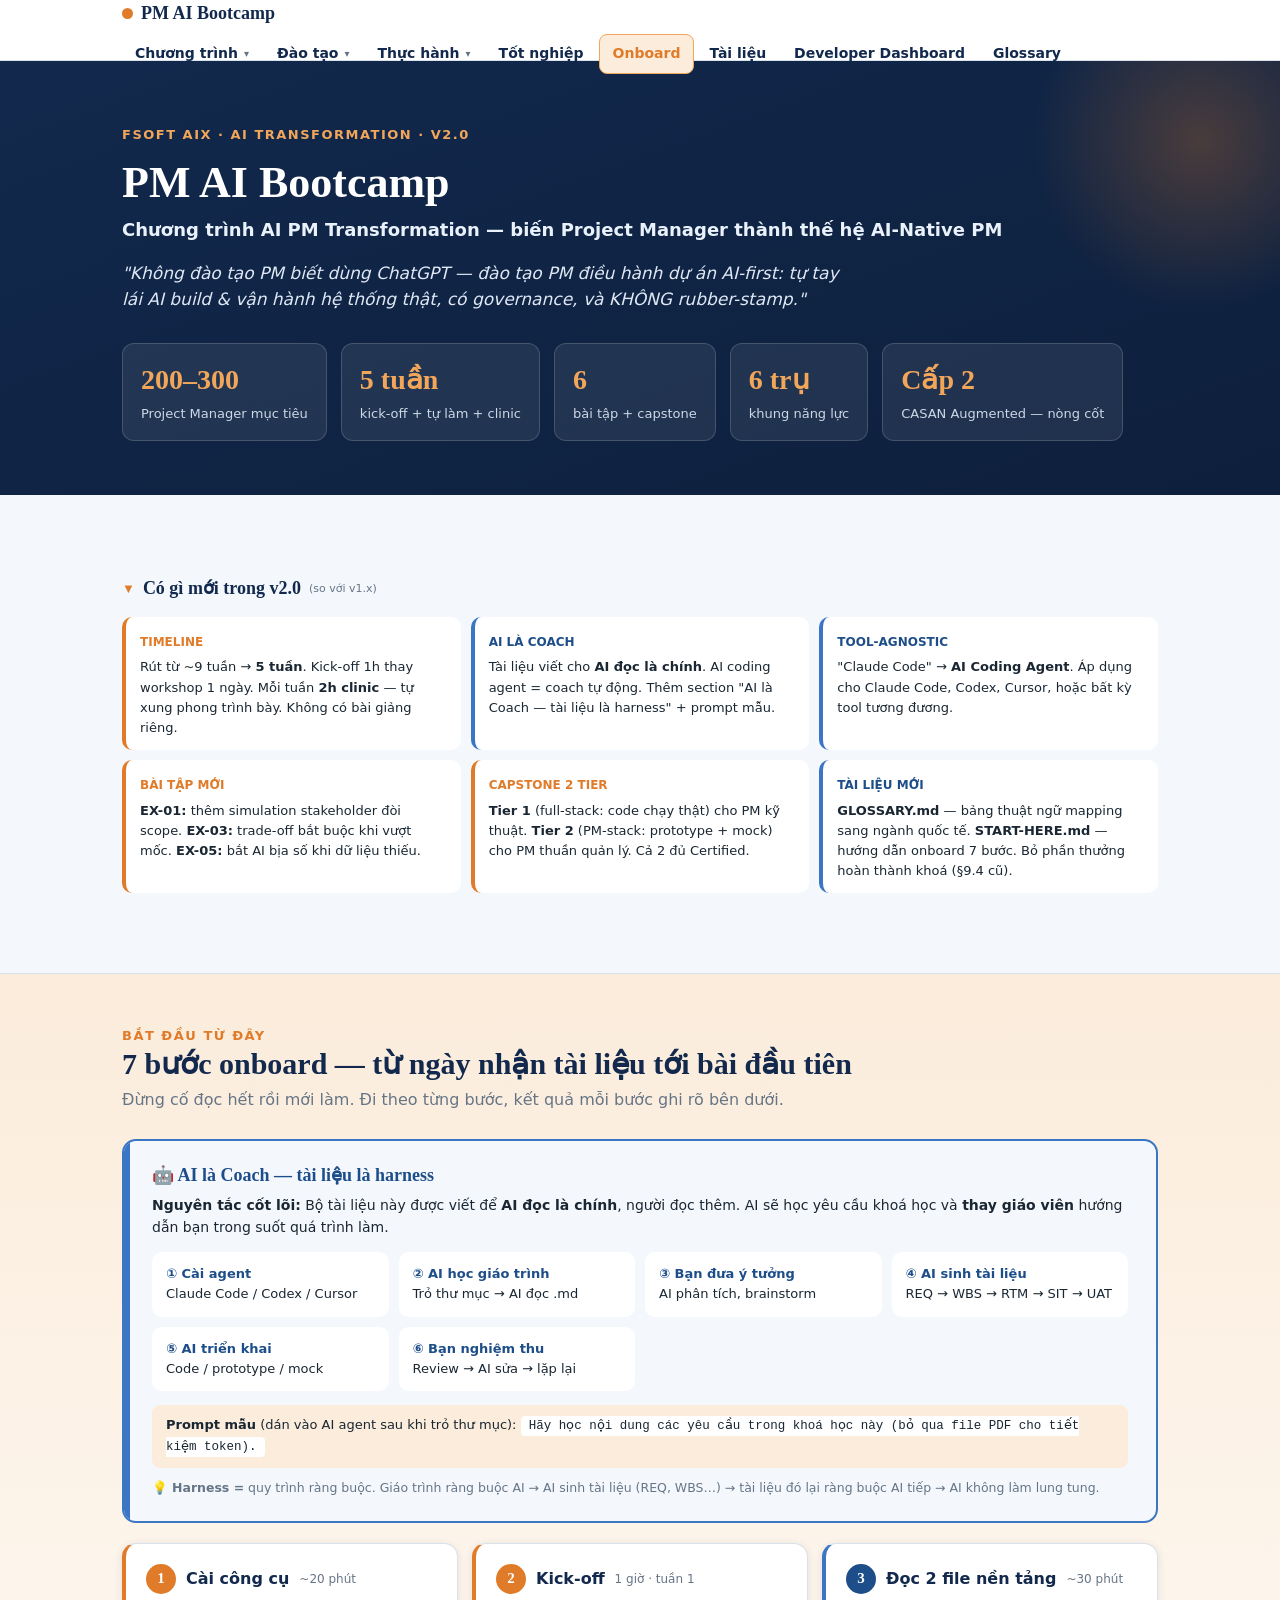
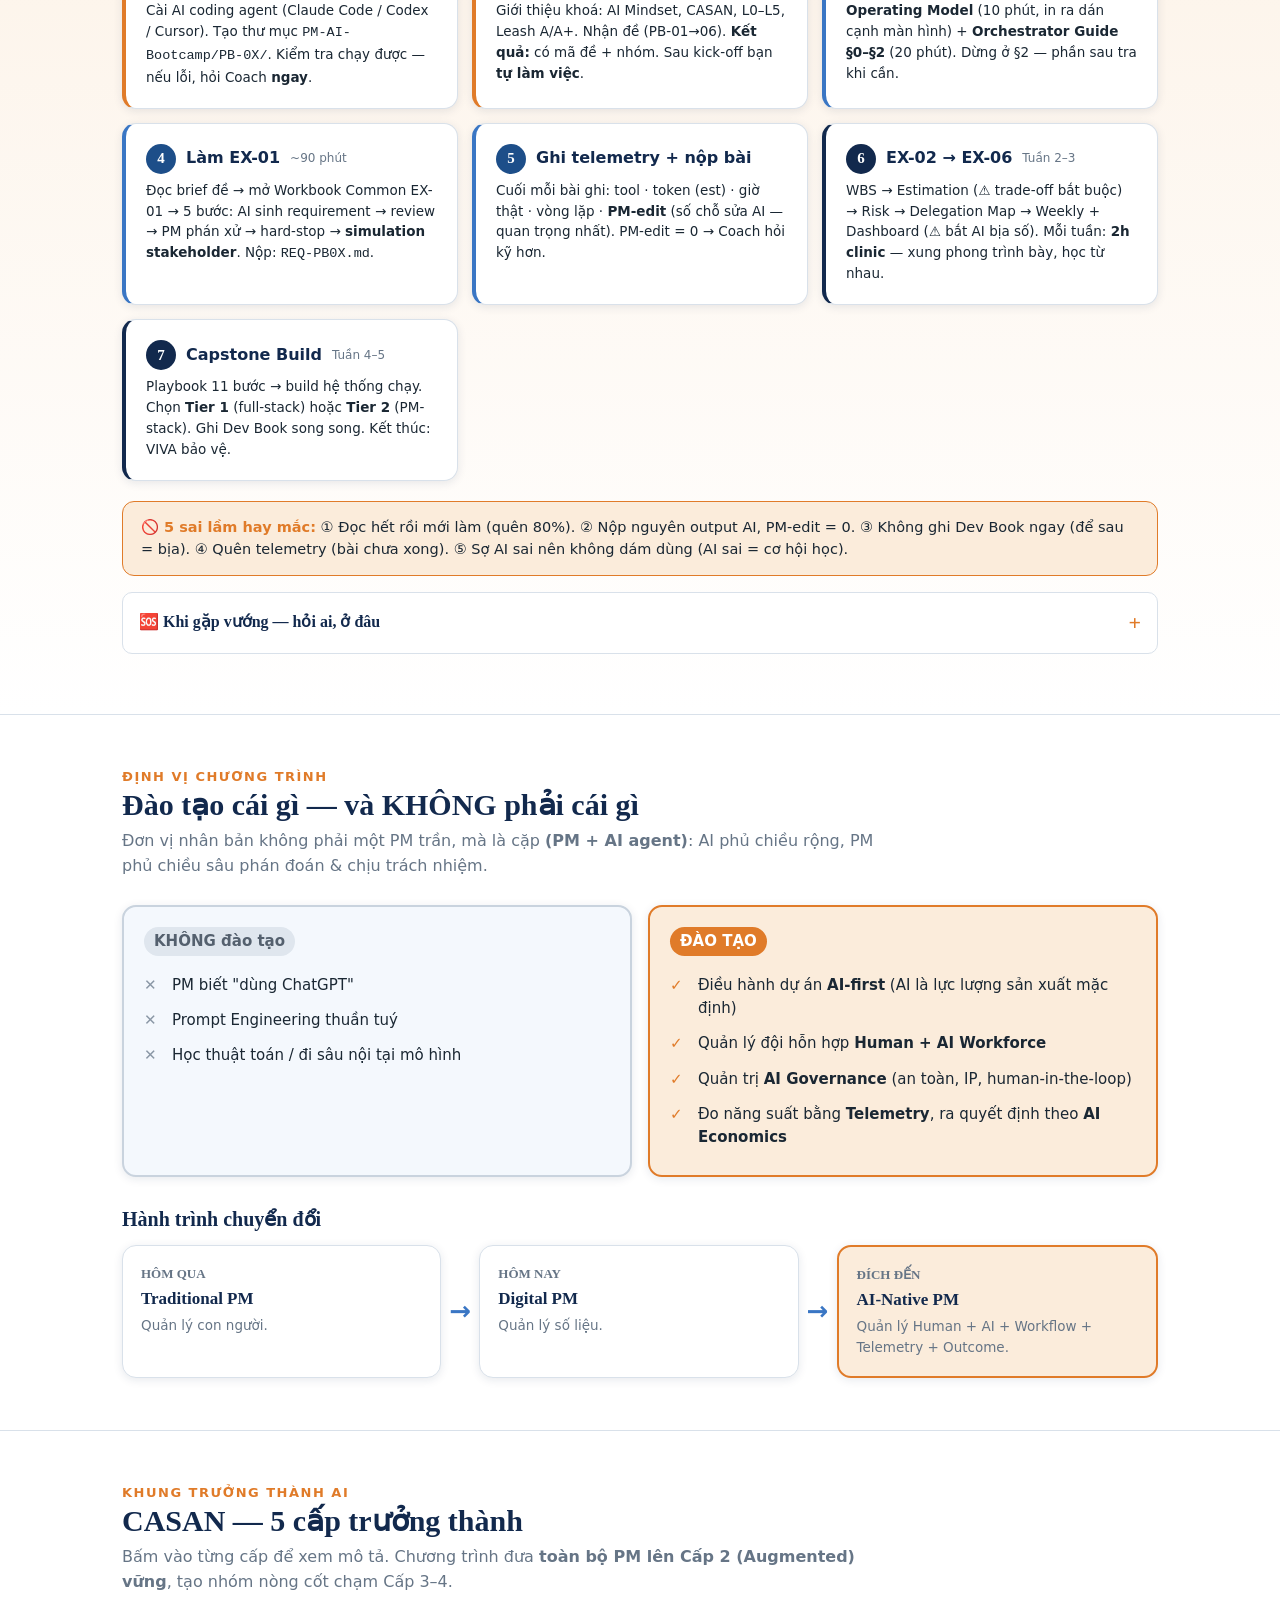
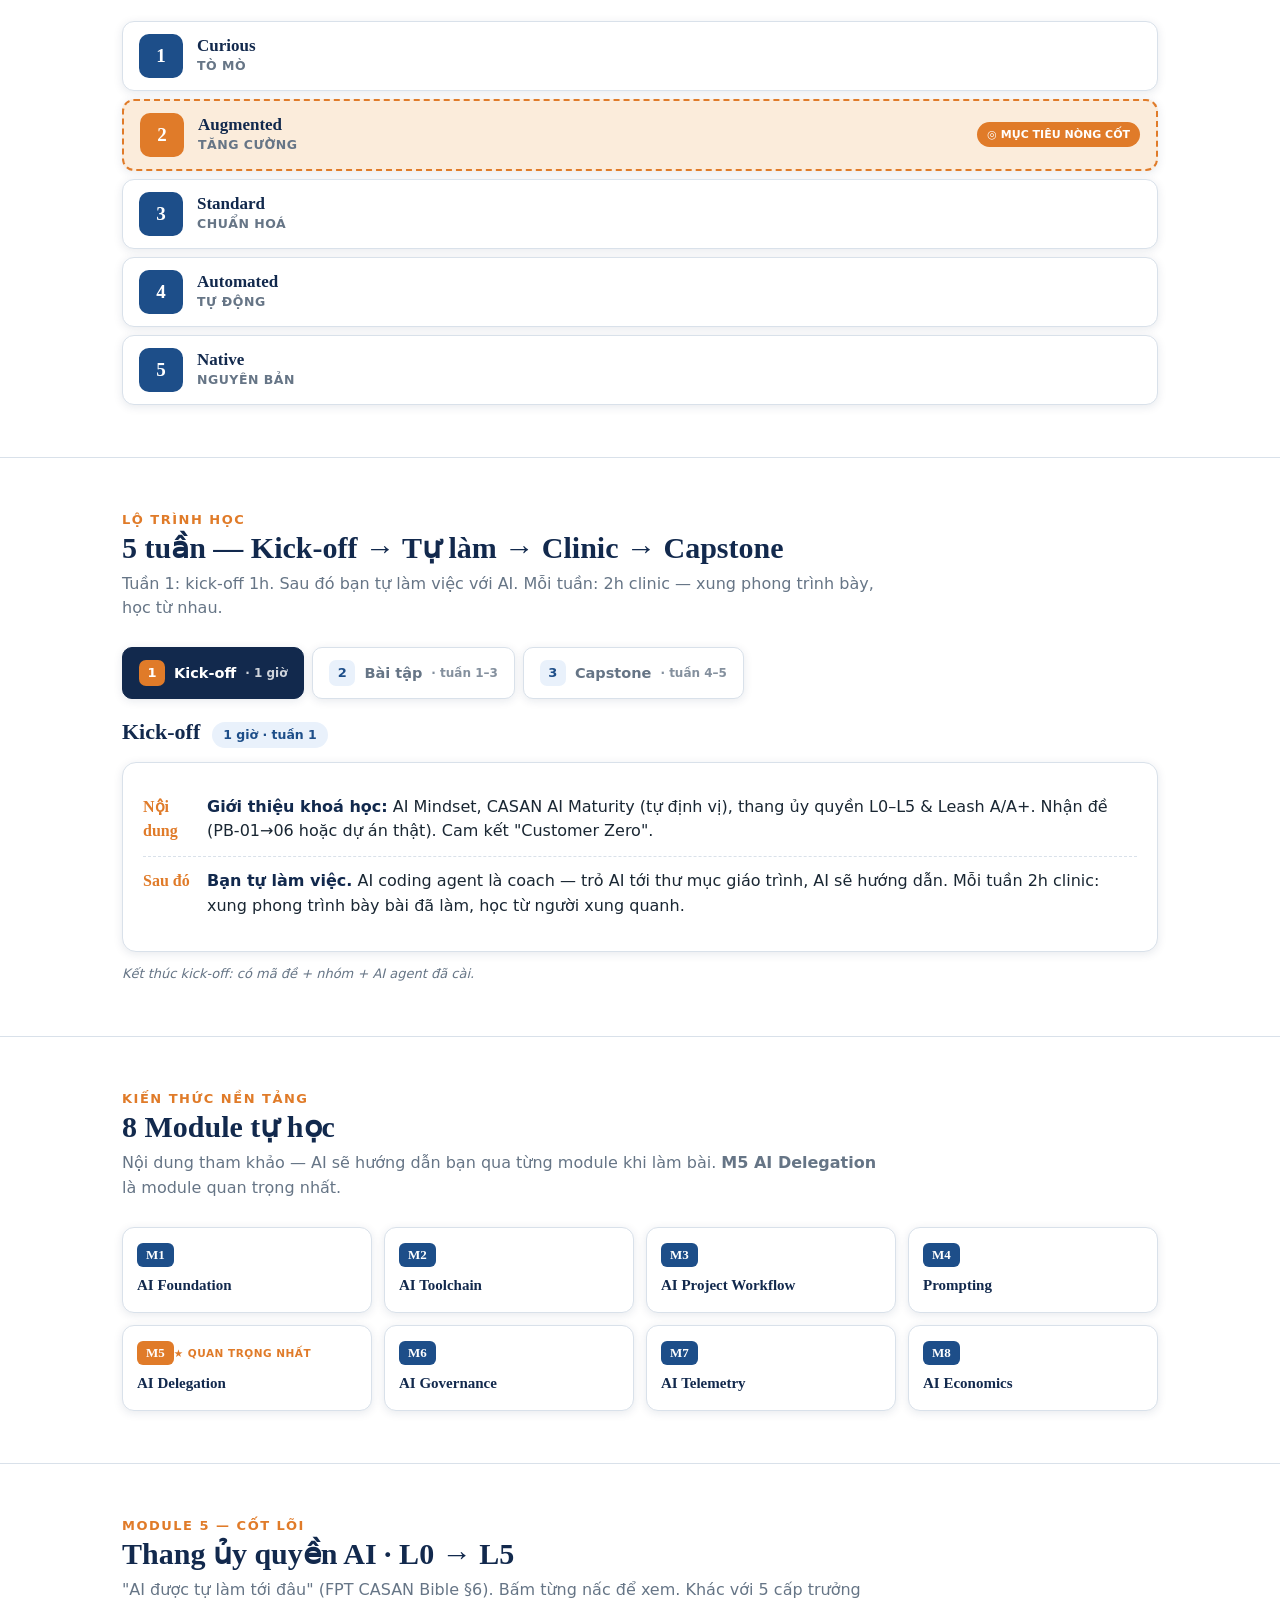
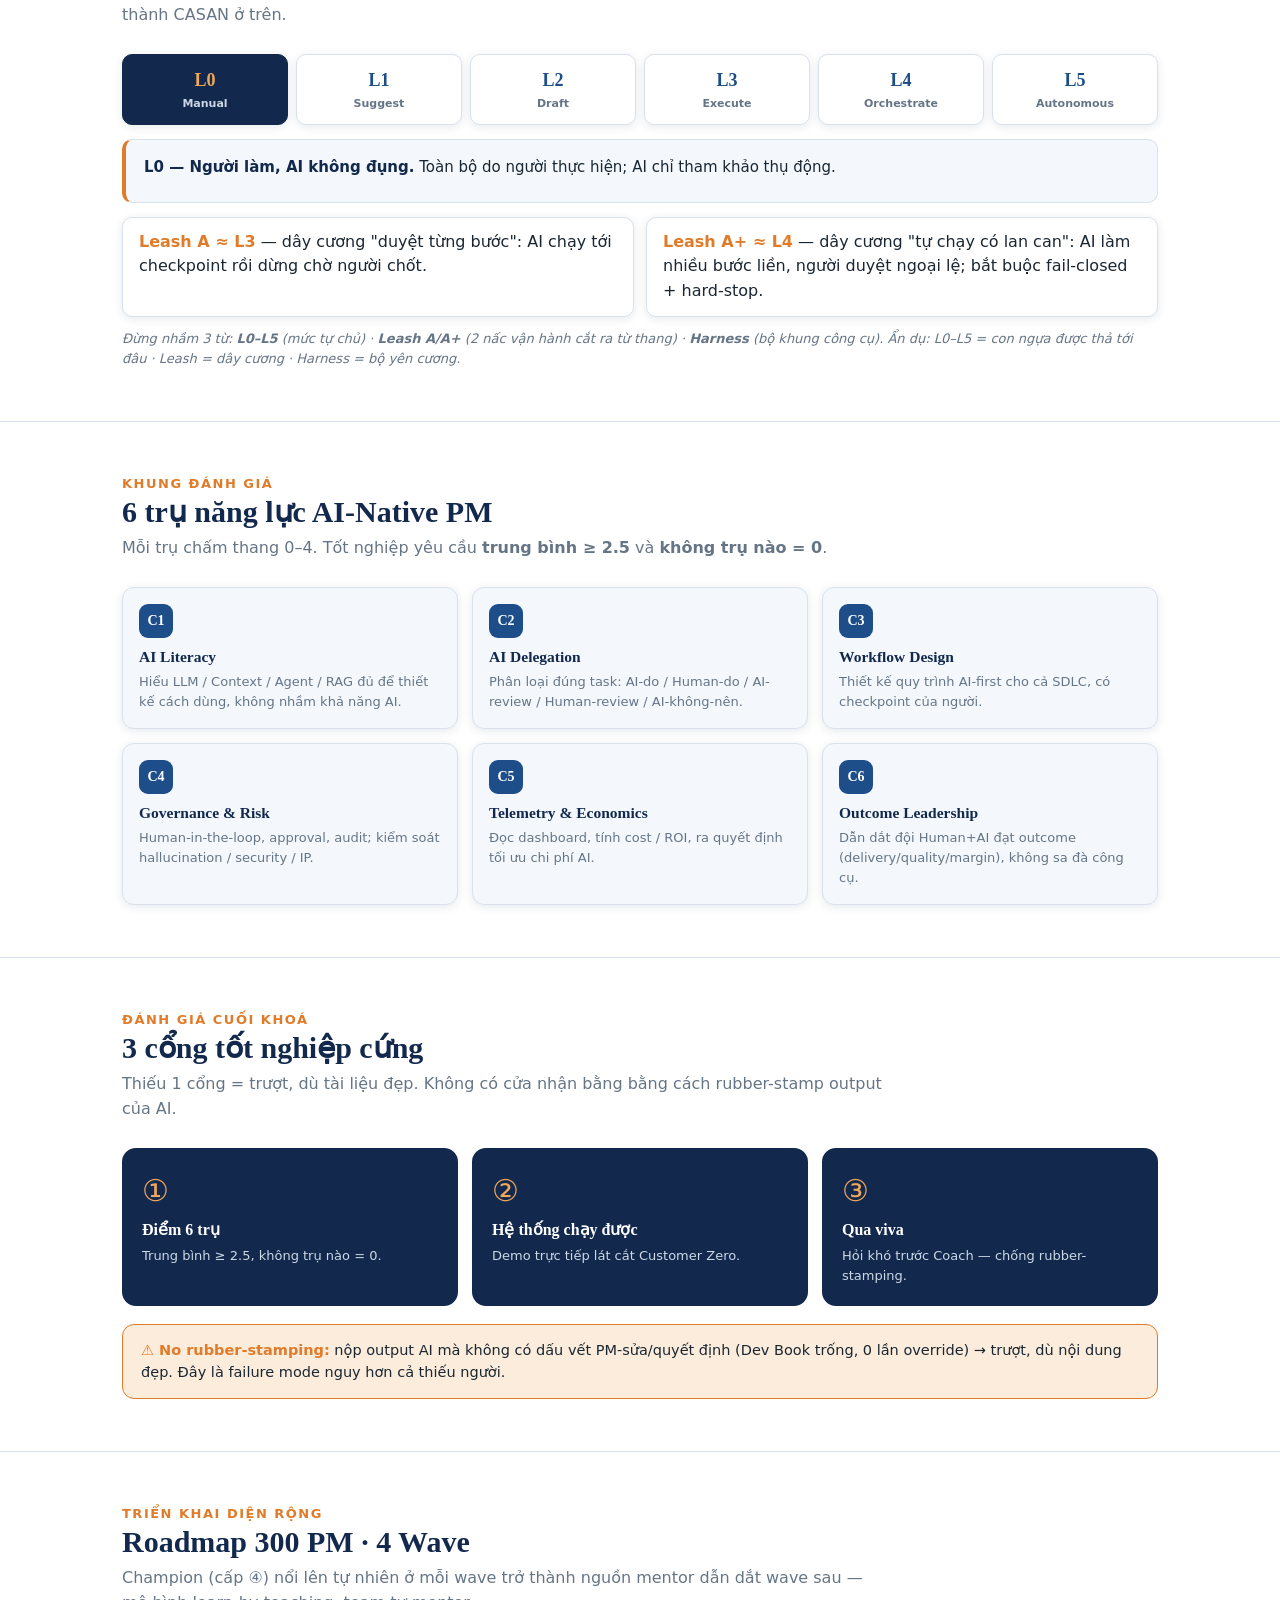
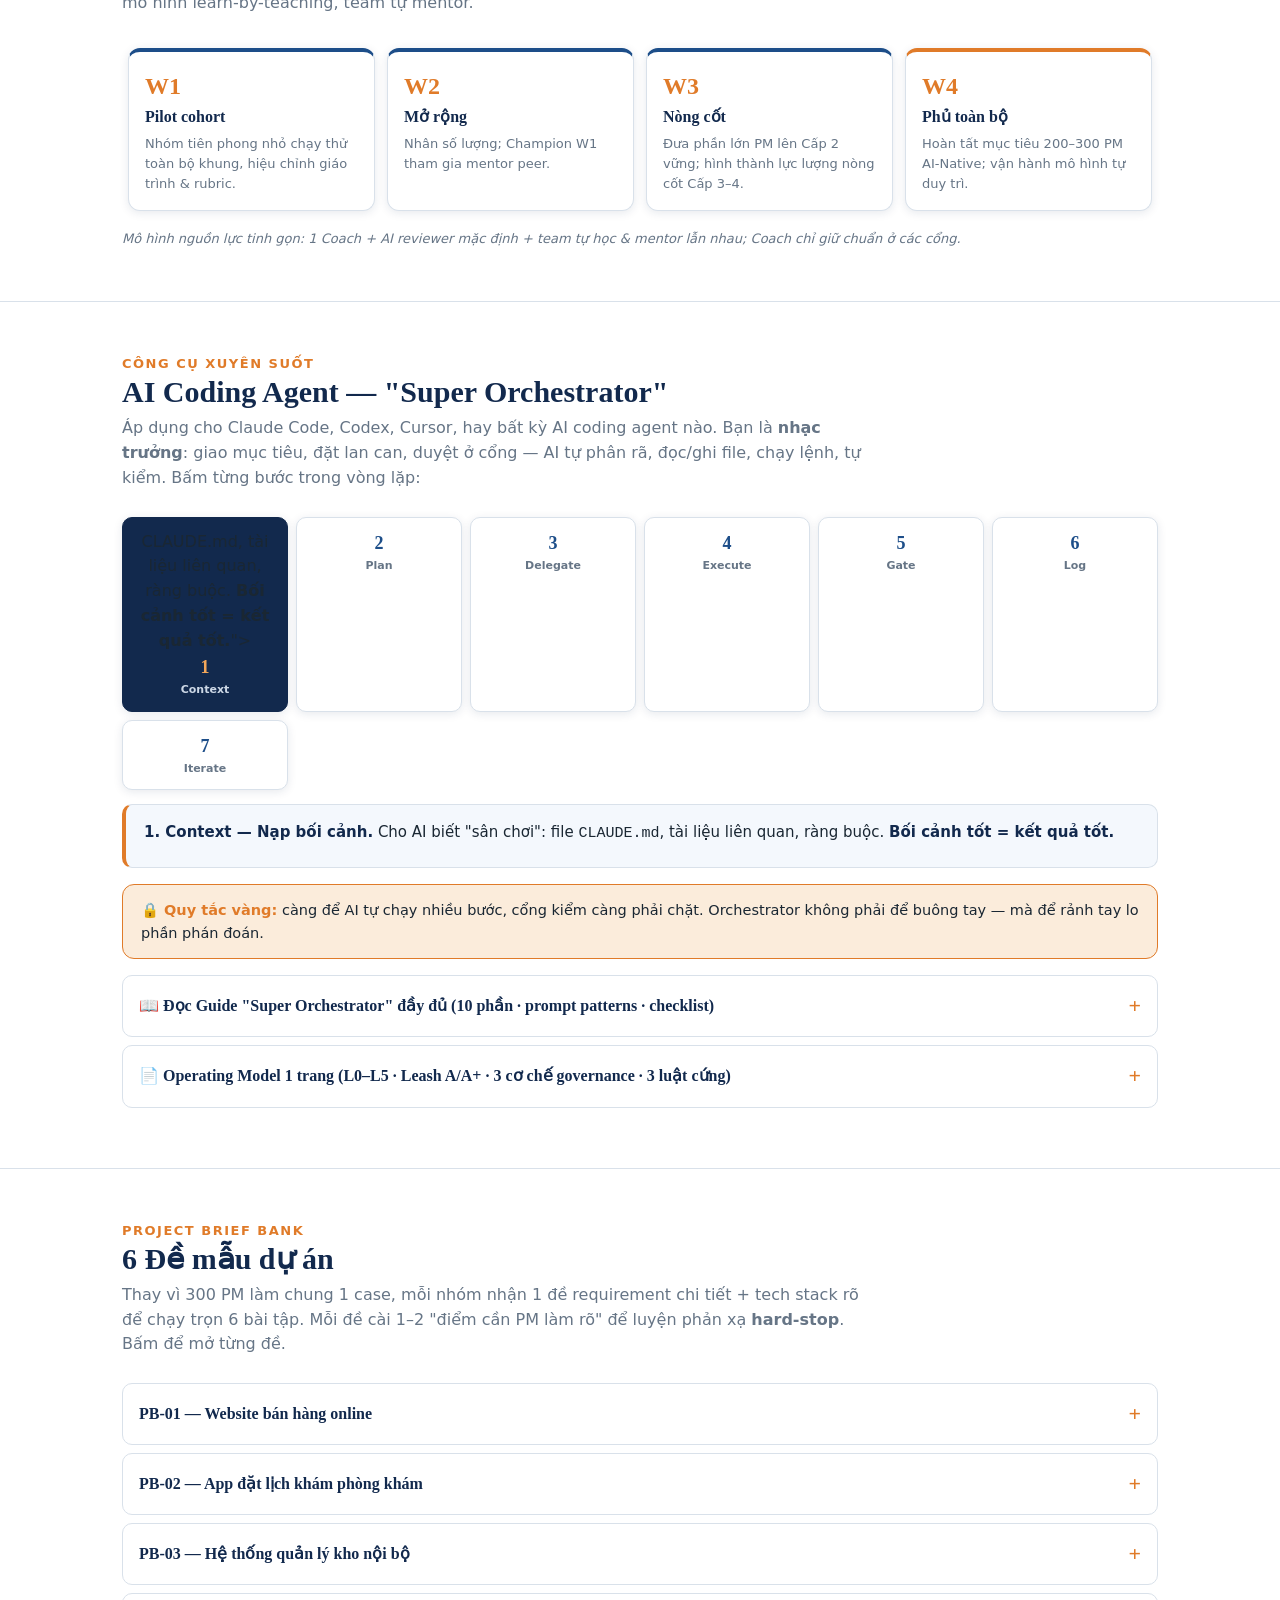
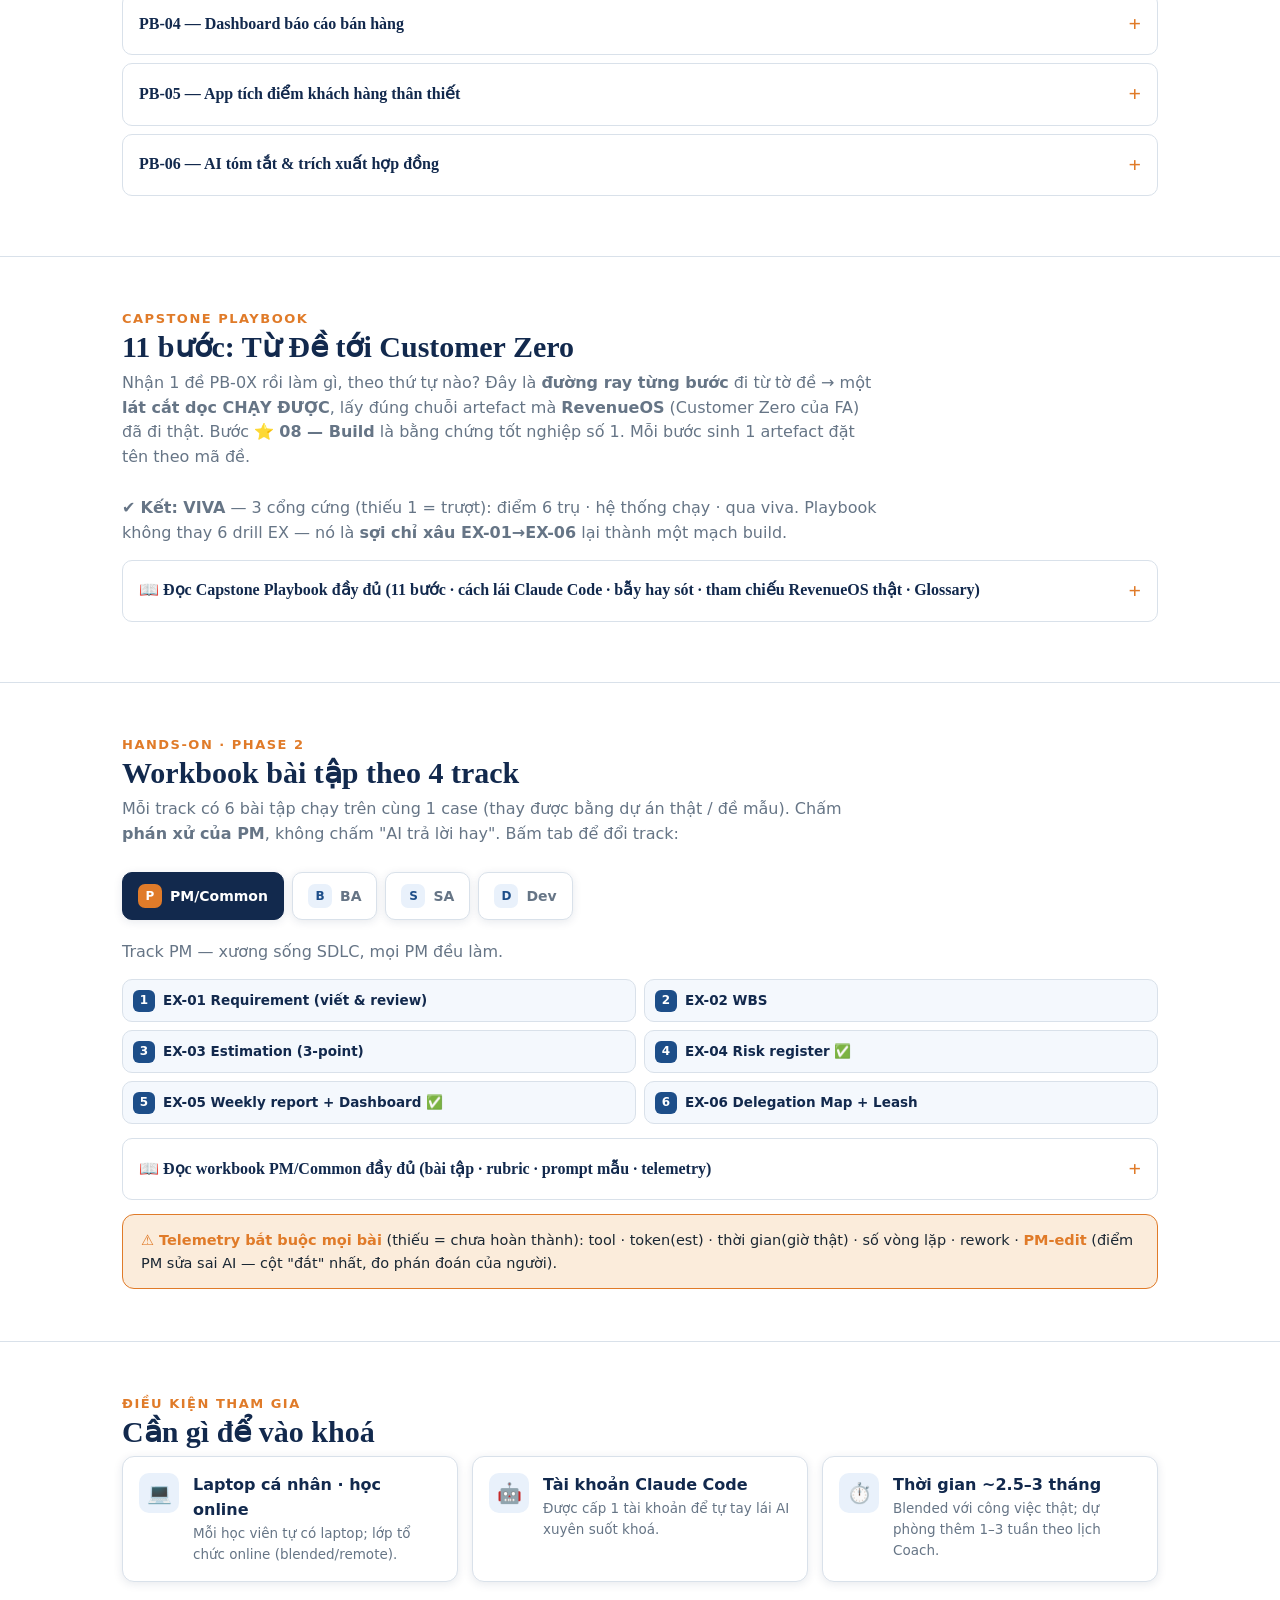
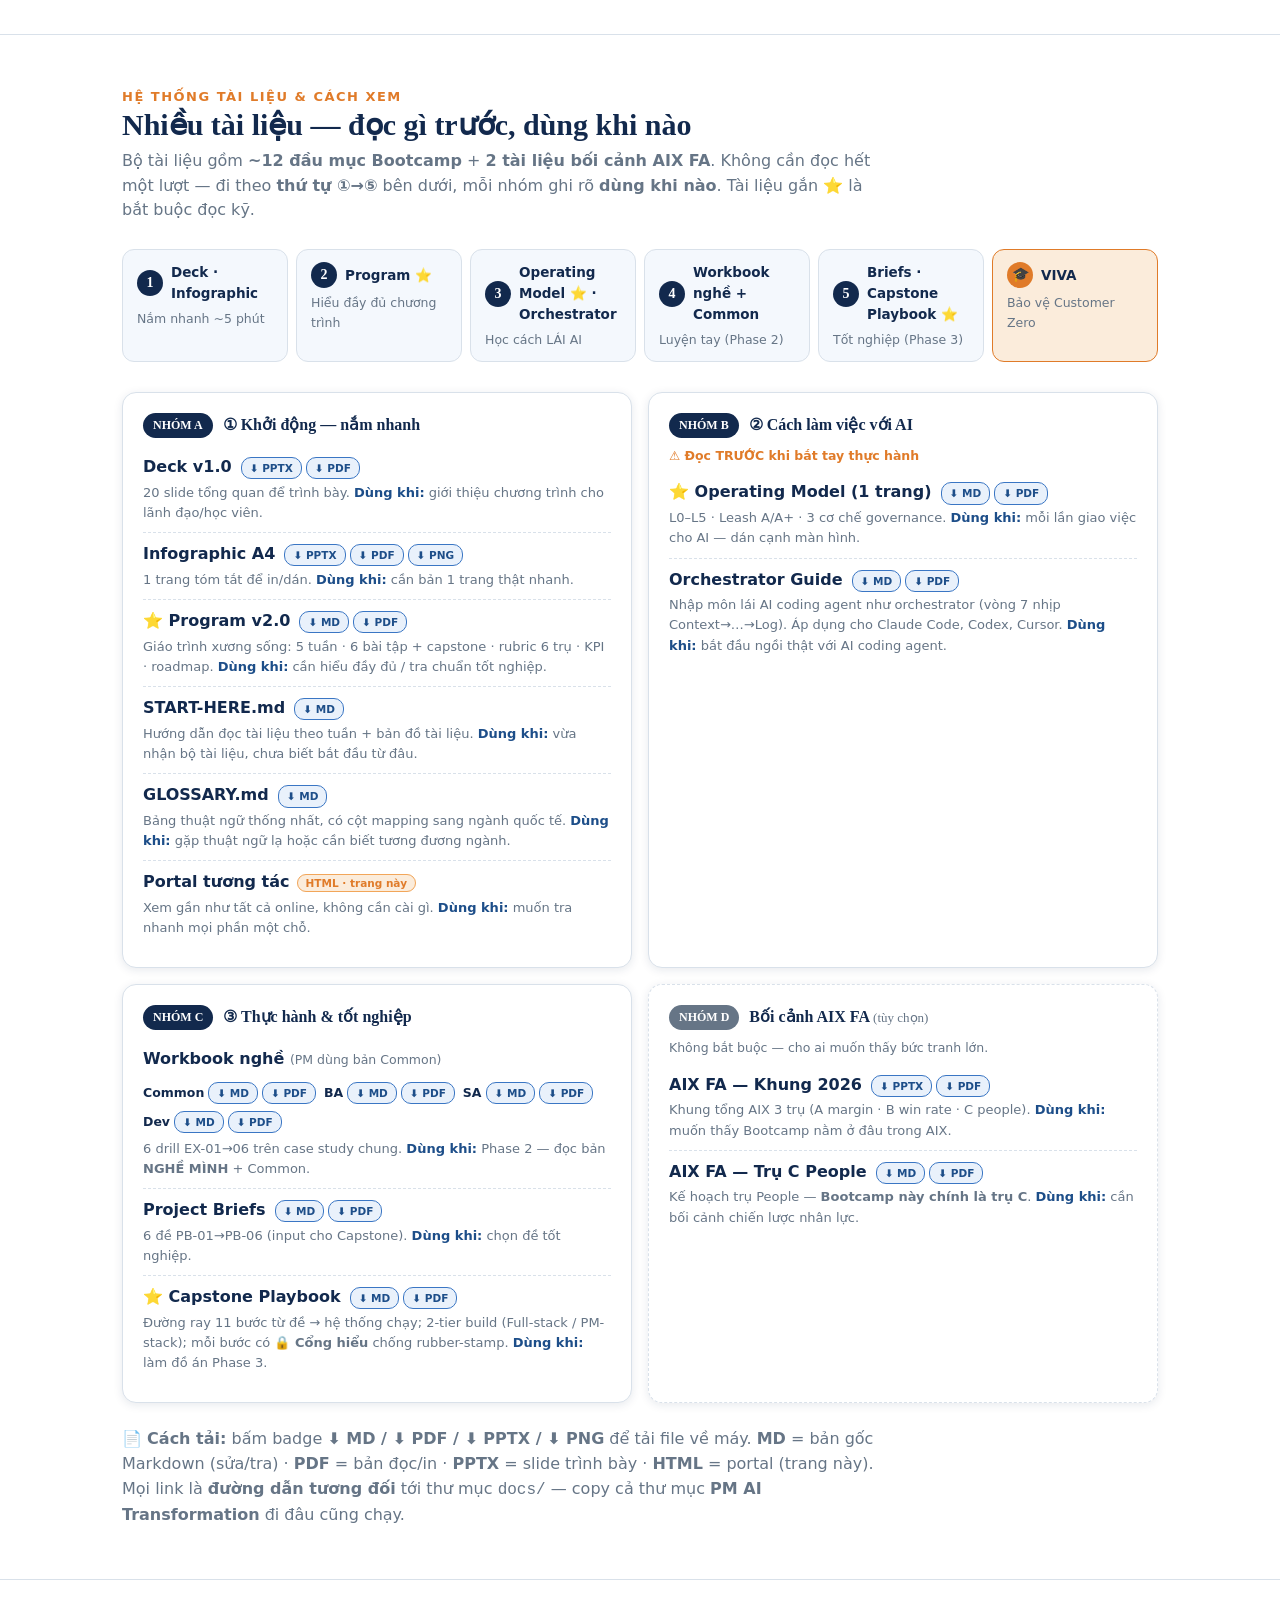
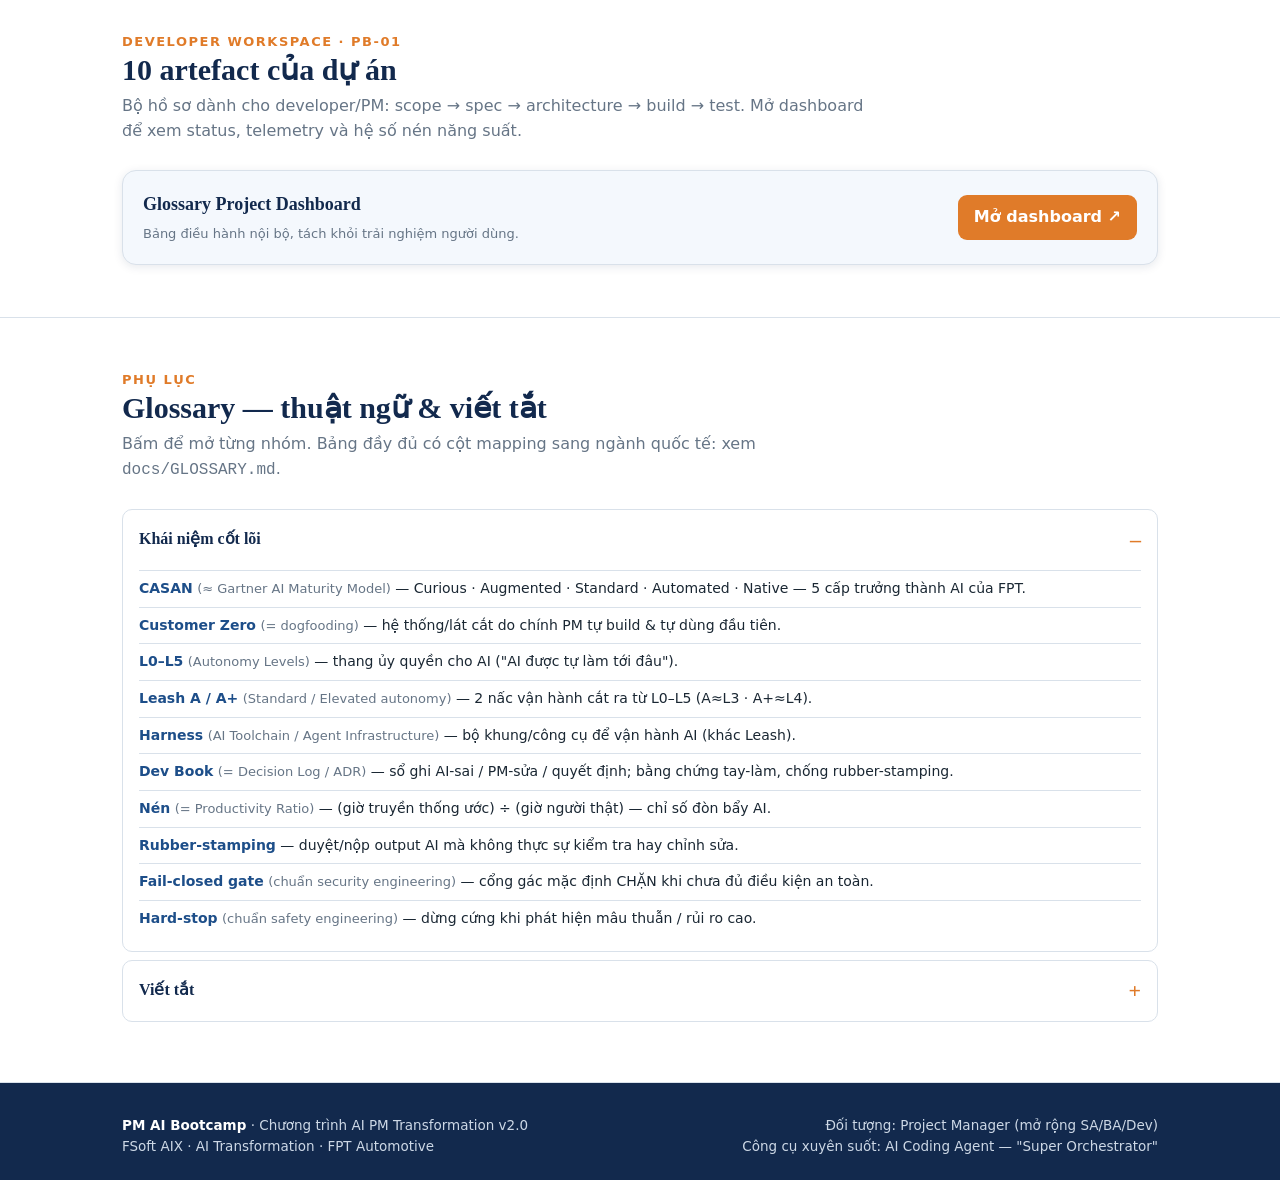
<file: VN/index.html>
<!DOCTYPE html>
<html lang="vi">
<head>
<meta charset="utf-8">
<meta name="viewport" content="width=device-width, initial-scale=1">
<title>PM AI Bootcamp — Chương trình AI PM Transformation</title>
<style>
:root{
  --navy:#12294D; --blue:#1D4E89; --blue2:#3A76C4; --bluetint:#E9F1FB; --bluetint2:#F4F8FD;
  --orange:#E07B29; --orange2:#F2A65A; --orangetint:#FBECDB;
  --ink:#1A2733; --muted:#667586; --white:#fff; --line:#D9E1EA;
  --head:'Cambria',Georgia,'Times New Roman',serif;
  --body:'Calibri','Segoe UI',system-ui,Arial,sans-serif;
  --shadow:0 2px 10px rgba(18,41,77,.10); --shadow2:0 6px 24px rgba(18,41,77,.14);
}
*{box-sizing:border-box;margin:0;padding:0}
html{scroll-behavior:smooth;scroll-padding-top:76px}
body{font-family:var(--body);color:var(--ink);background:var(--white);line-height:1.55;font-size:16px}
h1,h2,h3,h4{font-family:var(--head);color:var(--navy);line-height:1.2}
a{color:var(--blue);text-decoration:none}
.wrap{max-width:1080px;margin:0 auto;padding:0 22px}
.kicker{font-family:var(--body);font-weight:700;color:var(--orange);letter-spacing:1.5px;font-size:13px;text-transform:uppercase}

/* progress bar */
#prog{position:fixed;top:0;left:0;height:3px;background:var(--orange);width:0;z-index:60;transition:width .1s}

/* NAV */
nav{position:sticky;top:0;z-index:50;background:rgba(255,255,255,.97);border-bottom:1px solid var(--line)}
nav .wrap{display:flex;align-items:center;gap:6px;height:60px;overflow:visible;flex-wrap:wrap}
nav .brand{font-family:var(--head);font-weight:700;color:var(--navy);font-size:18px;white-space:nowrap;margin-right:auto;display:flex;align-items:center;gap:8px}
nav .brand .dot{width:11px;height:11px;border-radius:50%;background:var(--orange);flex:none}
nav a.link{font-size:13.5px;font-weight:600;color:var(--muted);padding:7px 11px;border-radius:8px;white-space:nowrap}
nav a.link:hover{background:var(--bluetint);color:var(--blue)}
nav a.link.active{background:var(--navy);color:#fff}
/* 2-tier menu */
nav .menu{display:flex;align-items:center;gap:2px}
.grp{position:relative}
.gbtn{font-family:var(--body);font-size:14px;font-weight:700;color:var(--navy);background:none;border:none;cursor:pointer;padding:8px 13px;border-radius:8px;white-space:nowrap;display:flex;align-items:center;gap:6px}
.gbtn .car{font-size:10px;color:var(--muted);transition:transform .2s}
.grp:hover .gbtn,.grp.open .gbtn{background:var(--bluetint);color:var(--blue)}
.grp:hover .gbtn .car,.grp.open .gbtn .car{transform:rotate(180deg);color:var(--blue)}
.grp.act .gbtn{background:var(--navy);color:#fff}
.grp.act .gbtn .car{color:#cdddf2}
.drop{position:absolute;top:calc(100% + 7px);left:0;min-width:200px;background:#fff;border:1px solid var(--line);border-radius:12px;box-shadow:var(--shadow2);padding:7px;display:none;flex-direction:column;gap:2px;z-index:60}
.grp:hover .drop,.grp.open .drop{display:flex}
.drop:before{content:"";position:absolute;top:-7px;left:0;right:0;height:7px}
.drop a.link{display:block;font-size:13.5px;font-weight:600;color:var(--ink);padding:9px 13px;border-radius:8px;white-space:nowrap}
.drop a.link:hover{background:var(--bluetint);color:var(--blue)}
.drop a.link.active{background:var(--navy);color:#fff}
nav a.solo{font-size:14px;font-weight:700;color:var(--navy);padding:8px 13px;border-radius:8px;white-space:nowrap}
nav a.solo:hover{background:var(--bluetint);color:var(--blue)}
nav a.solo.active{background:var(--navy);color:#fff}

/* HERO */
.hero{background:linear-gradient(160deg,var(--navy) 0%,#0d1f3c 100%);color:#fff;padding:64px 0 54px;position:relative;overflow:hidden}
.hero:after{content:"";position:absolute;right:-90px;top:-90px;width:340px;height:340px;border-radius:50%;background:radial-gradient(circle,rgba(224,123,41,.28),transparent 70%)}
.hero .wrap{position:relative;z-index:2}
.hero .kicker{color:var(--orange2)}
.hero h1{color:#fff;font-size:44px;margin:12px 0 6px}
.hero .sub{color:var(--bluetint);font-size:18px;font-weight:600}
.hero .tag{font-style:italic;color:#dfe8f4;font-size:17px;margin-top:16px;max-width:720px}
.stats{display:flex;flex-wrap:wrap;gap:14px;margin-top:30px}
.stat{background:rgba(255,255,255,.08);border:1px solid rgba(255,255,255,.16);border-radius:12px;padding:14px 18px;min-width:130px}
.stat b{display:block;font-family:var(--head);font-size:28px;color:var(--orange2)}
.stat span{font-size:13px;color:#cdd8e6}

section{padding:52px 0;border-bottom:1px solid var(--line)}
section h2{font-size:30px;margin-bottom:6px}
section .lead{color:var(--muted);font-size:16px;margin-bottom:26px;max-width:760px}

/* generic cards */
.grid{display:grid;gap:16px}
.g2{grid-template-columns:1fr 1fr}
.g3{grid-template-columns:repeat(3,1fr)}
.card{background:#fff;border:1px solid var(--line);border-radius:14px;padding:20px;box-shadow:var(--shadow)}

/* positioning */
.pos .card{border-width:2px}
.pos .no{border-color:#c9d3de;background:var(--bluetint2)}
.pos .yes{border-color:var(--orange);background:var(--orangetint)}
.pos .tagline{font-weight:700;font-size:15px;display:inline-block;padding:3px 10px;border-radius:20px;margin-bottom:12px}
.pos .no .tagline{background:#dfe6ee;color:#54606e}
.pos .yes .tagline{background:var(--orange);color:#fff}
.pos ul{list-style:none}
.pos li{padding:6px 0 6px 28px;position:relative;font-size:15px}
.pos .no li:before{content:"✕";position:absolute;left:0;color:#8a97a5;font-weight:700}
.pos .yes li:before{content:"✓";position:absolute;left:0;color:var(--orange);font-weight:700}

/* journey */
.journey{display:flex;align-items:stretch;gap:0;flex-wrap:wrap}
.jstep{flex:1;min-width:210px;background:#fff;border:1px solid var(--line);border-radius:14px;padding:18px;box-shadow:var(--shadow);position:relative}
.jstep.on{border:2px solid var(--orange);background:var(--orangetint)}
.jstep .n{font-family:var(--head);font-size:13px;color:var(--muted);font-weight:700}
.jstep h4{margin:4px 0 6px;font-size:17px}
.jstep p{font-size:13.5px;color:var(--muted)}
.jarrow{align-self:center;color:var(--blue2);font-size:26px;padding:0 8px;font-weight:700}

/* CASAN ladder */
.ladder{display:flex;flex-direction:column;gap:8px}
.rung{display:flex;align-items:center;gap:14px;border:1px solid var(--line);border-radius:12px;padding:12px 16px;background:#fff;cursor:pointer;transition:.15s;box-shadow:var(--shadow)}
.rung:hover{transform:translateX(4px);border-color:var(--blue2)}
.rung .lv{font-family:var(--head);font-weight:700;width:44px;height:44px;border-radius:10px;display:flex;align-items:center;justify-content:center;font-size:19px;flex:none;color:#fff;background:var(--blue)}
.rung h4{font-size:17px}
.rung .en{color:var(--muted);font-size:12.5px;font-weight:600;letter-spacing:.5px}
.rung.target{border:2px dashed var(--orange);background:var(--orangetint)}
.rung.target .lv{background:var(--orange)}
.rung .goal{margin-left:auto;background:var(--orange);color:#fff;font-size:11px;font-weight:700;padding:4px 10px;border-radius:20px;white-space:nowrap;flex:none}
.rung .body{display:none;flex-basis:100%;color:var(--muted);font-size:14px;padding-top:2px}
.rung.open .body{display:block}

/* phase tabs */
.tabs{display:flex;gap:8px;flex-wrap:wrap;margin-bottom:20px}
.tab{border:1px solid var(--line);background:#fff;border-radius:10px;padding:12px 16px;cursor:pointer;font-family:var(--body);font-weight:700;font-size:14.5px;color:var(--muted);display:flex;align-items:center;gap:9px;box-shadow:var(--shadow)}
.tab .pn{width:26px;height:26px;border-radius:7px;background:var(--bluetint);color:var(--blue);display:flex;align-items:center;justify-content:center;font-size:13px;flex:none}
.tab.active{background:var(--navy);color:#fff;border-color:var(--navy)}
.tab.active .pn{background:var(--orange);color:#fff}
.tab small{font-weight:600;opacity:.8;font-size:12px}
.panel{display:none;animation:fade .3s}
.panel.active{display:block}
@keyframes fade{from{opacity:0;transform:translateY(6px)}to{opacity:1;transform:none}}
.panel .phead{display:flex;align-items:baseline;gap:12px;flex-wrap:wrap;margin-bottom:14px}
.panel .phead h3{font-size:22px}
.panel .pill{background:var(--bluetint);color:var(--blue);font-weight:700;font-size:12.5px;padding:3px 11px;border-radius:20px}
.wkrow{display:flex;gap:12px;padding:12px 0;border-bottom:1px dashed var(--line)}
.wkrow:last-child{border-bottom:none}
.wkrow .wk{font-family:var(--head);font-weight:700;color:var(--orange);width:52px;flex:none}
.wkrow b{color:var(--navy)}
.wkrow p{font-size:14px;color:var(--muted)}

/* modules */
.mgrid{display:grid;grid-template-columns:repeat(4,1fr);gap:12px}
.mod{border:1px solid var(--line);border-radius:12px;padding:14px;background:#fff;cursor:pointer;box-shadow:var(--shadow);transition:.15s}
.mod:hover{border-color:var(--blue2);transform:translateY(-2px)}
.mod .mid{font-family:var(--head);font-weight:700;font-size:13px;color:#fff;background:var(--blue);display:inline-block;padding:2px 9px;border-radius:6px}
.mod.key .mid{background:var(--orange)}
.mod h4{font-size:15px;margin:9px 0 4px}
.mod p{font-size:12.5px;color:var(--muted);max-height:0;overflow:hidden;transition:max-height .3s;opacity:0}
.mod.open p{max-height:220px;opacity:1;margin-top:6px}
.mod .keytag{font-size:10.5px;font-weight:700;color:var(--orange);letter-spacing:.5px}

/* delegation L0-L5 */
.deleg{display:grid;grid-template-columns:repeat(6,1fr);gap:8px}
.lvl{border:1px solid var(--line);border-radius:10px;padding:12px 8px;text-align:center;cursor:pointer;background:#fff;box-shadow:var(--shadow);transition:.15s}
.lvl:hover{border-color:var(--blue2)}
.lvl .code{font-family:var(--head);font-weight:700;font-size:18px;color:var(--blue)}
.lvl .lbl{font-size:11px;color:var(--muted);font-weight:600}
.lvl.on{background:var(--navy);border-color:var(--navy)}
.lvl.on .code{color:var(--orange2)}.lvl.on .lbl{color:#cdd8e6}
.delegbody{margin-top:14px;background:var(--bluetint2);border:1px solid var(--line);border-left:4px solid var(--orange);border-radius:10px;padding:16px 18px;font-size:15px;min-height:64px}
.delegbody b{color:var(--navy)}
.leash{display:flex;gap:12px;margin-top:14px;flex-wrap:wrap}
.leash .l{flex:1;min-width:220px;border:1px solid var(--line);border-radius:10px;padding:12px 16px;background:#fff;box-shadow:var(--shadow)}
.leash .l b{color:var(--orange)}

/* competencies */
.cgrid{display:grid;grid-template-columns:repeat(3,1fr);gap:14px}
.comp{border:1px solid var(--line);border-radius:12px;padding:16px;background:var(--bluetint2);box-shadow:var(--shadow)}
.comp .cn{width:34px;height:34px;border-radius:9px;background:var(--blue);color:#fff;font-family:var(--head);font-weight:700;display:flex;align-items:center;justify-content:center;font-size:14px;margin-bottom:10px}
.comp h4{font-size:15.5px;margin-bottom:5px}
.comp p{font-size:13px;color:var(--muted)}

/* governance / gates */
.gates{display:grid;grid-template-columns:repeat(3,1fr);gap:14px}
.gate{border:2px solid var(--navy);border-radius:14px;padding:18px;background:var(--navy);color:#fff}
.gate .gn{font-family:var(--head);font-size:30px;color:var(--orange2)}
.gate h4{color:#fff;font-size:16px;margin:6px 0}
.gate p{font-size:13px;color:#cdd8e6}
.warn{margin-top:18px;background:var(--orangetint);border:1px solid var(--orange);border-radius:12px;padding:14px 18px;font-size:14.5px}
.warn b{color:var(--orange)}

/* reward table */
.rtbl{width:100%;border-collapse:collapse;font-size:14.5px;box-shadow:var(--shadow);border-radius:12px;overflow:hidden}
.rtbl th{background:var(--navy);color:#fff;text-align:left;padding:12px 14px;font-family:var(--head)}
.rtbl td{padding:12px 14px;border-bottom:1px solid var(--line);background:#fff}
.rtbl tr:nth-child(even) td{background:var(--bluetint2)}
.rtbl .lvlc{font-family:var(--head);font-weight:700;color:var(--navy)}
.rtbl .bonus{font-family:var(--head);font-weight:700;color:var(--orange);font-size:18px}
.rtbl .lim{font-weight:700;color:var(--blue)}
.note{font-size:13px;color:var(--muted);font-style:italic;margin-top:12px}

/* roadmap */
.road{display:flex;gap:0;flex-wrap:wrap;counter-reset:w}
.wave{flex:1;min-width:180px;background:#fff;border:1px solid var(--line);border-top:4px solid var(--blue);border-radius:12px;padding:16px;box-shadow:var(--shadow);margin:6px}
.wave:nth-child(4){border-top-color:var(--orange)}
.wave .wt{font-family:var(--head);font-weight:700;color:var(--navy);font-size:16px}
.wave .wc{font-size:24px;font-family:var(--head);color:var(--orange);font-weight:700}
.wave p{font-size:13px;color:var(--muted);margin-top:4px}

/* conditions */
.cond{display:flex;gap:14px;flex-wrap:wrap}
.cond .c{flex:1;min-width:230px;border:1px solid var(--line);border-radius:12px;padding:16px;background:#fff;box-shadow:var(--shadow);display:flex;gap:14px;align-items:flex-start}
.cond .ci{width:40px;height:40px;border-radius:10px;background:var(--bluetint);color:var(--blue);display:flex;align-items:center;justify-content:center;font-size:20px;flex:none}
.cond .c b{color:var(--navy)}.cond .c p{font-size:13.5px;color:var(--muted)}

/* glossary */
.acc{border:1px solid var(--line);border-radius:10px;margin-bottom:8px;overflow:hidden;background:#fff}
.acc summary{cursor:pointer;padding:13px 16px;font-weight:700;color:var(--navy);font-family:var(--head);list-style:none;display:flex;justify-content:space-between;align-items:center}
.acc summary::-webkit-details-marker{display:none}
.acc summary:after{content:"+";color:var(--orange);font-size:22px;font-weight:700}
.acc[open] summary:after{content:"–"}
.acc .ab{padding:0 16px 14px;font-size:14px;color:var(--ink)}
.gitem{padding:7px 0;border-top:1px solid var(--line)}
.gitem b{color:var(--blue)}

footer{background:var(--navy);color:#cdd8e6;padding:32px 0;font-size:13.5px}
footer .wrap{display:flex;justify-content:space-between;flex-wrap:wrap;gap:12px}
footer b{color:#fff}

@media(max-width:820px){
  .g2,.g3,.cgrid,.gates,.deleg,.mgrid{grid-template-columns:1fr 1fr}
  .hero h1{font-size:34px}.jarrow{transform:rotate(90deg)}
}
@media(max-width:520px){
  .g2,.g3,.cgrid,.gates,.mgrid{grid-template-columns:1fr}
  .deleg{grid-template-columns:repeat(3,1fr)}
}

/* embedded docs */
.docwrap{margin-top:6px}
.doc{font-size:14px;color:var(--ink)}
.doc h1{font-size:21px;color:var(--navy);border-bottom:3px solid var(--orange);padding-bottom:6px;margin:16px 0 10px}
.doc h2{font-size:17px;color:var(--blue);border-bottom:1px solid var(--line);padding-bottom:4px;margin:18px 0 8px}
.doc h3{font-size:15px;color:var(--blue);margin:14px 0 6px}
.doc h4{font-size:13.5px;color:var(--orange);margin:11px 0 4px}
.doc p,.doc li{font-size:13.5px;line-height:1.55}
.doc ul,.doc ol{padding-left:22px}
.doc code{background:var(--bluetint);color:var(--navy);padding:1px 5px;border-radius:4px;font-size:12.5px}
.doc pre{background:var(--navy);color:var(--bluetint);padding:12px;border-radius:8px;overflow-x:auto;font-size:12.5px;white-space:pre-wrap;word-wrap:break-word}
.doc pre code{background:none;color:inherit;padding:0}
.doc table{border-collapse:collapse;width:100%;margin:12px 0;font-size:12.5px}
.doc th{background:var(--blue);color:#fff;text-align:left;padding:7px 10px}
.doc td{padding:7px 10px;border:1px solid var(--line);vertical-align:top}
.doc tr:nth-child(even) td{background:var(--bluetint2)}
.doc blockquote{border-left:4px solid var(--orange);background:var(--orangetint);margin:12px 0;padding:8px 14px;color:#5a4632}
.doc hr{border:none;border-top:1px solid var(--line);margin:18px 0}
.doc strong{color:var(--navy)}.doc a{color:var(--blue)}
.pbmeta{display:flex;gap:10px;flex-wrap:wrap;margin-bottom:10px}
.pbtag{background:var(--bluetint);color:var(--blue);font-weight:700;font-size:12px;padding:3px 11px;border-radius:20px}
.pbdiff{background:var(--orangetint);color:var(--orange);font-weight:700;font-size:12px;padding:3px 11px;border-radius:20px}
.wtab{border:1px solid var(--line);background:#fff;border-radius:10px;padding:11px 15px;cursor:pointer;font-family:var(--body);font-weight:700;font-size:14px;color:var(--muted);display:flex;align-items:center;gap:8px;box-shadow:var(--shadow)}
.wtab .pn{width:24px;height:24px;border-radius:7px;background:var(--bluetint);color:var(--blue);display:flex;align-items:center;justify-content:center;font-size:12px;flex:none}
.wtab.active{background:var(--navy);color:#fff;border-color:var(--navy)}
.wtab.active .pn{background:var(--orange);color:#fff}
.wbpanel{display:none;animation:fade .3s}.wbpanel.active{display:block}
.exlist{list-style:none;counter-reset:ex;padding:0;display:grid;grid-template-columns:1fr 1fr;gap:8px;margin-bottom:14px}
.exlist li{counter-increment:ex;position:relative;padding:10px 12px 10px 40px;border:1px solid var(--line);border-radius:10px;background:var(--bluetint2);font-size:13.5px;font-weight:600;color:var(--navy)}
.exlist li:before{content:counter(ex);position:absolute;left:10px;top:50%;transform:translateY(-50%);width:22px;height:22px;border-radius:6px;background:var(--blue);color:#fff;display:flex;align-items:center;justify-content:center;font-size:12px}
@media(max-width:640px){.exlist{grid-template-columns:1fr}}

</style>
</head>
<body>
<div id="prog"></div>

<nav>
  <div class="wrap">
    <div class="brand"><span class="dot"></span>PM AI Bootcamp</div>
    <div class="menu">
      <div class="grp">
        <a class="gbtn" href="#dinhvi">Chương trình <span class="car">▾</span></a>
        <div class="drop">
          <a class="link" href="#dinhvi">Định vị</a>
          <a class="link" href="#casan">CASAN — 5 cấp</a>
          <a class="link" href="#phase">Lộ trình 5 tuần</a>
          <a class="link" href="#roadmap">Roadmap 4 Wave</a>
        </div>
      </div>
      <div class="grp">
        <a class="gbtn" href="#phase">Đào tạo <span class="car">▾</span></a>
        <div class="drop">
          <a class="link" href="#module">8 Module</a>
          <a class="link" href="#uyquyen">Ủy quyền L0–L5</a>
          <a class="link" href="#nangluc">6 Năng lực</a>
          <a class="link" href="#orchestrator">AI Agent</a>
        </div>
      </div>
      <div class="grp">
        <a class="gbtn" href="#dema">Thực hành <span class="car">▾</span></a>
        <div class="drop">
          <a class="link" href="#dema">6 Đề mẫu</a>
          <a class="link" href="#playbook">Playbook 11 bước</a>
          <a class="link" href="#workbook">Workbook 4 track</a>
        </div>
      </div>
      <a class="link solo" href="#totnghiep">Tốt nghiệp</a>
      <a class="link solo" href="#onboard" style="background:var(--orangetint);color:var(--orange);border:1px solid var(--orange2)">Onboard</a>
      <a class="link solo" href="#tailieu">Tài liệu</a>
      <a class="link solo" href="project-dashboard.html">Developer Dashboard</a>
      <a class="link solo" href="#glossary">Glossary</a>
    </div>
  </div>
</nav>

<header class="hero">
  <div class="wrap">
    <div class="kicker">FSOFT AIX · AI TRANSFORMATION · v2.0</div>
    <h1>PM AI Bootcamp</h1>
    <div class="sub">Chương trình AI PM Transformation — biến Project Manager thành thế hệ <b>AI-Native PM</b></div>
    <div class="tag">"Không đào tạo PM biết dùng ChatGPT — đào tạo PM điều hành dự án AI-first: tự tay lái AI build &amp; vận hành hệ thống thật, có governance, và KHÔNG rubber-stamp."</div>
    <div class="stats">
      <div class="stat"><b>200–300</b><span>Project Manager mục tiêu</span></div>
      <div class="stat"><b>5 tuần</b><span>kick-off + tự làm + clinic</span></div>
      <div class="stat"><b>6</b><span>bài tập + capstone</span></div>
      <div class="stat"><b>6 trụ</b><span>khung năng lực</span></div>
      <div class="stat"><b>Cấp 2</b><span>CASAN Augmented — nòng cốt</span></div>
    </div>
  </div>
</header>

<!-- CHANGELOG -->
<section id="changelog" style="background:var(--bluetint2);border-bottom:1px solid var(--line)">
  <div class="wrap" style="padding-top:28px;padding-bottom:28px">
    <details open>
      <summary style="cursor:pointer;font-family:var(--head);font-size:18px;color:var(--navy);font-weight:700;list-style:none;display:flex;align-items:center;gap:8px">
        <span style="font-size:13px;color:var(--orange)">▼</span> Có gì mới trong v2.0 <span style="font-size:11px;font-weight:400;color:var(--muted);font-family:var(--body)">(so với v1.x)</span>
      </summary>
      <div style="margin-top:14px;display:grid;grid-template-columns:repeat(auto-fill,minmax(260px,1fr));gap:10px">
        <div style="background:#fff;border-radius:10px;padding:12px 14px;border-left:4px solid var(--orange)">
          <b style="color:var(--orange);font-size:12px;text-transform:uppercase">Timeline</b>
          <p style="font-size:13px;margin:4px 0 0">Rút từ ~9 tuần → <b>5 tuần</b>. Kick-off 1h thay workshop 1 ngày. Mỗi tuần <b>2h clinic</b> — tự xung phong trình bày. Không có bài giảng riêng.</p>
        </div>
        <div style="background:#fff;border-radius:10px;padding:12px 14px;border-left:4px solid var(--blue2)">
          <b style="color:var(--blue);font-size:12px;text-transform:uppercase">AI là Coach</b>
          <p style="font-size:13px;margin:4px 0 0">Tài liệu viết cho <b>AI đọc là chính</b>. AI coding agent = coach tự động. Thêm section "AI là Coach — tài liệu là harness" + prompt mẫu.</p>
        </div>
        <div style="background:#fff;border-radius:10px;padding:12px 14px;border-left:4px solid var(--blue2)">
          <b style="color:var(--blue);font-size:12px;text-transform:uppercase">Tool-agnostic</b>
          <p style="font-size:13px;margin:4px 0 0">"Claude Code" → <b>AI Coding Agent</b>. Áp dụng cho Claude Code, Codex, Cursor, hoặc bất kỳ tool tương đương.</p>
        </div>
        <div style="background:#fff;border-radius:10px;padding:12px 14px;border-left:4px solid var(--orange)">
          <b style="color:var(--orange);font-size:12px;text-transform:uppercase">Bài tập mới</b>
          <p style="font-size:13px;margin:4px 0 0"><b>EX-01:</b> thêm simulation stakeholder đòi scope. <b>EX-03:</b> trade-off bắt buộc khi vượt mốc. <b>EX-05:</b> bắt AI bịa số khi dữ liệu thiếu.</p>
        </div>
        <div style="background:#fff;border-radius:10px;padding:12px 14px;border-left:4px solid var(--orange)">
          <b style="color:var(--orange);font-size:12px;text-transform:uppercase">Capstone 2 Tier</b>
          <p style="font-size:13px;margin:4px 0 0"><b>Tier 1</b> (full-stack: code chạy thật) cho PM kỹ thuật. <b>Tier 2</b> (PM-stack: prototype + mock) cho PM thuần quản lý. Cả 2 đủ Certified.</p>
        </div>
        <div style="background:#fff;border-radius:10px;padding:12px 14px;border-left:4px solid var(--blue2)">
          <b style="color:var(--blue);font-size:12px;text-transform:uppercase">Tài liệu mới</b>
          <p style="font-size:13px;margin:4px 0 0"><b>GLOSSARY.md</b> — bảng thuật ngữ mapping sang ngành quốc tế. <b>START-HERE.md</b> — hướng dẫn onboard 7 bước. Bỏ phần thưởng hoàn thành khoá (§9.4 cũ).</p>
        </div>
      </div>
    </details>
  </div>
</section>

<!-- ONBOARD -->
<section id="onboard" style="background:linear-gradient(180deg,var(--orangetint) 0%,#fff 100%)">
  <div class="wrap">
    <div class="kicker" style="color:var(--orange)">Bắt đầu từ đây</div>
    <h2>7 bước onboard — từ ngày nhận tài liệu tới bài đầu tiên</h2>
    <p class="lead">Đừng cố đọc hết rồi mới làm. Đi theo từng bước, kết quả mỗi bước ghi rõ bên dưới.</p>

    <!-- AI-FIRST PARADIGM -->
    <div style="margin-top:24px;background:var(--bluetint2);border:2px solid var(--blue2);border-radius:14px;padding:24px 28px;position:relative;overflow:hidden">
      <div style="position:absolute;top:0;left:0;width:6px;height:100%;background:var(--blue2)"></div>
      <h3 style="margin:0 0 8px;font-size:18px;color:var(--blue)">🤖 AI là Coach — tài liệu là harness</h3>
      <p style="font-size:14px;margin:0 0 14px;color:var(--ink)"><b>Nguyên tắc cốt lõi:</b> Bộ tài liệu này được viết để <b>AI đọc là chính</b>, người đọc thêm. AI sẽ học yêu cầu khoá học và <b>thay giáo viên</b> hướng dẫn bạn trong suốt quá trình làm.</p>
      <div style="display:grid;grid-template-columns:repeat(auto-fill,minmax(200px,1fr));gap:10px;margin-bottom:14px">
        <div style="background:#fff;border-radius:10px;padding:12px 14px;font-size:13px"><b style="color:var(--blue)">① Cài agent</b><br>Claude Code / Codex / Cursor</div>
        <div style="background:#fff;border-radius:10px;padding:12px 14px;font-size:13px"><b style="color:var(--blue)">② AI học giáo trình</b><br>Trỏ thư mục → AI đọc .md</div>
        <div style="background:#fff;border-radius:10px;padding:12px 14px;font-size:13px"><b style="color:var(--blue)">③ Bạn đưa ý tưởng</b><br>AI phân tích, brainstorm</div>
        <div style="background:#fff;border-radius:10px;padding:12px 14px;font-size:13px"><b style="color:var(--blue)">④ AI sinh tài liệu</b><br>REQ → WBS → RTM → SIT → UAT</div>
        <div style="background:#fff;border-radius:10px;padding:12px 14px;font-size:13px"><b style="color:var(--blue)">⑤ AI triển khai</b><br>Code / prototype / mock</div>
        <div style="background:#fff;border-radius:10px;padding:12px 14px;font-size:13px"><b style="color:var(--blue)">⑥ Bạn nghiệm thu</b><br>Review → AI sửa → lặp lại</div>
      </div>
      <div style="background:var(--orangetint);border-radius:8px;padding:10px 14px;font-size:13px"><b>Prompt mẫu</b> (dán vào AI agent sau khi trỏ thư mục): <code style="background:#fff;padding:3px 8px;border-radius:4px;font-size:12.5px">Hãy học nội dung các yêu cầu trong khoá học này (bỏ qua file PDF cho tiết kiệm token).</code></div>
      <p style="font-size:12.5px;color:var(--muted);margin:10px 0 0">💡 <b>Harness =</b> quy trình ràng buộc. Giáo trình ràng buộc AI → AI sinh tài liệu (REQ, WBS…) → tài liệu đó lại ràng buộc AI tiếp → AI không làm lung tung.</p>
    </div>

    <div style="display:grid;grid-template-columns:repeat(auto-fill,minmax(280px,1fr));gap:14px;margin-top:20px">

      <div class="card" style="border-left:4px solid var(--orange)">
        <div style="display:flex;align-items:center;gap:10px;margin-bottom:6px"><span style="width:30px;height:30px;flex:none;border-radius:50%;background:var(--orange);color:#fff;font-family:var(--head);font-weight:700;display:flex;align-items:center;justify-content:center;font-size:15px">1</span><b style="color:var(--navy)">Cài công cụ</b> <span style="color:var(--muted);font-size:12px">~20 phút</span></div>
        <p style="font-size:13.5px;margin:0">Cài AI coding agent (Claude Code / Codex / Cursor). Tạo thư mục <code>PM-AI-Bootcamp/PB-0X/</code>. Kiểm tra chạy được — nếu lỗi, hỏi Coach <b>ngay</b>.</p>
      </div>

      <div class="card" style="border-left:4px solid var(--orange)">
        <div style="display:flex;align-items:center;gap:10px;margin-bottom:6px"><span style="width:30px;height:30px;flex:none;border-radius:50%;background:var(--orange);color:#fff;font-family:var(--head);font-weight:700;display:flex;align-items:center;justify-content:center;font-size:15px">2</span><b style="color:var(--navy)">Kick-off</b> <span style="color:var(--muted);font-size:12px">1 giờ · tuần 1</span></div>
        <p style="font-size:13.5px;margin:0">Giới thiệu khoá: AI Mindset, CASAN, L0–L5, Leash A/A+. Nhận đề (PB-01→06). <b>Kết quả:</b> có mã đề + nhóm. Sau kick-off bạn <b>tự làm việc</b>.</p>
      </div>

      <div class="card" style="border-left:4px solid var(--blue2)">
        <div style="display:flex;align-items:center;gap:10px;margin-bottom:6px"><span style="width:30px;height:30px;flex:none;border-radius:50%;background:var(--blue);color:#fff;font-family:var(--head);font-weight:700;display:flex;align-items:center;justify-content:center;font-size:15px">3</span><b style="color:var(--navy)">Đọc 2 file nền tảng</b> <span style="color:var(--muted);font-size:12px">~30 phút</span></div>
        <p style="font-size:13.5px;margin:0"><b>Operating Model</b> (10 phút, in ra dán cạnh màn hình) + <b>Orchestrator Guide §0–§2</b> (20 phút). Dừng ở §2 — phần sau tra khi cần.</p>
      </div>

      <div class="card" style="border-left:4px solid var(--blue2)">
        <div style="display:flex;align-items:center;gap:10px;margin-bottom:6px"><span style="width:30px;height:30px;flex:none;border-radius:50%;background:var(--blue);color:#fff;font-family:var(--head);font-weight:700;display:flex;align-items:center;justify-content:center;font-size:15px">4</span><b style="color:var(--navy)">Làm EX-01</b> <span style="color:var(--muted);font-size:12px">~90 phút</span></div>
        <p style="font-size:13.5px;margin:0">Đọc brief đề → mở Workbook Common EX-01 → 5 bước: AI sinh requirement → review → PM phán xử → hard-stop → <b>simulation stakeholder</b>. Nộp: <code>REQ-PB0X.md</code>.</p>
      </div>

      <div class="card" style="border-left:4px solid var(--blue2)">
        <div style="display:flex;align-items:center;gap:10px;margin-bottom:6px"><span style="width:30px;height:30px;flex:none;border-radius:50%;background:var(--blue);color:#fff;font-family:var(--head);font-weight:700;display:flex;align-items:center;justify-content:center;font-size:15px">5</span><b style="color:var(--navy)">Ghi telemetry + nộp bài</b></div>
        <p style="font-size:13.5px;margin:0">Cuối mỗi bài ghi: tool · token (est) · giờ thật · vòng lặp · <b>PM-edit</b> (số chỗ sửa AI — quan trọng nhất). PM-edit = 0 → Coach hỏi kỹ hơn.</p>
      </div>

      <div class="card" style="border-left:4px solid var(--navy)">
        <div style="display:flex;align-items:center;gap:10px;margin-bottom:6px"><span style="width:30px;height:30px;flex:none;border-radius:50%;background:var(--navy);color:#fff;font-family:var(--head);font-weight:700;display:flex;align-items:center;justify-content:center;font-size:15px">6</span><b style="color:var(--navy)">EX-02 → EX-06</b> <span style="color:var(--muted);font-size:12px">Tuần 2–3</span></div>
        <p style="font-size:13.5px;margin:0">WBS → Estimation (⚠️ trade-off bắt buộc) → Risk → Delegation Map → Weekly + Dashboard (⚠️ bắt AI bịa số). Mỗi tuần: <b>2h clinic</b> — xung phong trình bày, học từ nhau.</p>
      </div>

      <div class="card" style="border-left:4px solid var(--navy)">
        <div style="display:flex;align-items:center;gap:10px;margin-bottom:6px"><span style="width:30px;height:30px;flex:none;border-radius:50%;background:var(--navy);color:#fff;font-family:var(--head);font-weight:700;display:flex;align-items:center;justify-content:center;font-size:15px">7</span><b style="color:var(--navy)">Capstone Build</b> <span style="color:var(--muted);font-size:12px">Tuần 4–5</span></div>
        <p style="font-size:13.5px;margin:0">Playbook 11 bước → build hệ thống chạy. Chọn <b>Tier 1</b> (full-stack) hoặc <b>Tier 2</b> (PM-stack). Ghi Dev Book song song. Kết thúc: VIVA bảo vệ.</p>
      </div>

    </div>

    <div class="warn" style="margin-top:20px"><b>🚫 5 sai lầm hay mắc:</b> ① Đọc hết rồi mới làm (quên 80%). ② Nộp nguyên output AI, PM-edit = 0. ③ Không ghi Dev Book ngay (để sau = bịa). ④ Quên telemetry (bài chưa xong). ⑤ Sợ AI sai nên không dám dùng (AI sai = cơ hội học).</div>

    <details class="acc" style="margin-top:16px"><summary><span>🆘 Khi gặp vướng — hỏi ai, ở đâu</span></summary>
    <div class="ab">
      <div class="gitem"><b>Lỗi cài tool / AI không chạy</b> → Hỏi Coach hoặc kênh hỗ trợ kỹ thuật.</div>
      <div class="gitem"><b>Không hiểu yêu cầu bài tập</b> → Workbook có prompt mẫu + rubric + bẫy hay sót. Vẫn chưa rõ → hỏi buổi clinic hằng tuần.</div>
      <div class="gitem"><b>Không hiểu thuật ngữ</b> → Tra <code>docs/GLOSSARY.md</code> — có cột mapping sang ngành.</div>
      <div class="gitem"><b>AI trả lời sai / lạ</b> → Đó là bình thường. Ghi vào Dev Book, đừng hoảng.</div>
      <div class="gitem"><b>Không biết gán mức L0–L5</b> → Mở Operating Model (đã in) → bảng ① + ② → hỏi 4 câu mục 🧭.</div>
      <div class="gitem"><b>Estimate vượt mốc</b> → Đó chính là bài học EX-03 — cắt scope = kỹ năng, không phải thất bại.</div>
    </div></details>
  </div>
</section>

<!-- ĐỊNH VỊ -->
<section id="dinhvi">
  <div class="wrap">
    <div class="kicker">Định vị chương trình</div>
    <h2>Đào tạo cái gì — và KHÔNG phải cái gì</h2>
    <p class="lead">Đơn vị nhân bản không phải một PM trần, mà là cặp <b>(PM + AI agent)</b>: AI phủ chiều rộng, PM phủ chiều sâu phán đoán &amp; chịu trách nhiệm.</p>
    <div class="grid g2 pos">
      <div class="card no">
        <span class="tagline">KHÔNG đào tạo</span>
        <ul>
          <li>PM biết "dùng ChatGPT"</li>
          <li>Prompt Engineering thuần tuý</li>
          <li>Học thuật toán / đi sâu nội tại mô hình</li>
        </ul>
      </div>
      <div class="card yes">
        <span class="tagline">ĐÀO TẠO</span>
        <ul>
          <li>Điều hành dự án <b>AI-first</b> (AI là lực lượng sản xuất mặc định)</li>
          <li>Quản lý đội hỗn hợp <b>Human + AI Workforce</b></li>
          <li>Quản trị <b>AI Governance</b> (an toàn, IP, human-in-the-loop)</li>
          <li>Đo năng suất bằng <b>Telemetry</b>, ra quyết định theo <b>AI Economics</b></li>
        </ul>
      </div>
    </div>

    <h3 style="margin:30px 0 14px;font-size:20px">Hành trình chuyển đổi</h3>
    <div class="journey">
      <div class="jstep"><div class="n">HÔM QUA</div><h4>Traditional PM</h4><p>Quản lý con người.</p></div>
      <div class="jarrow">→</div>
      <div class="jstep"><div class="n">HÔM NAY</div><h4>Digital PM</h4><p>Quản lý số liệu.</p></div>
      <div class="jarrow">→</div>
      <div class="jstep on"><div class="n">ĐÍCH ĐẾN</div><h4>AI-Native PM</h4><p>Quản lý Human + AI + Workflow + Telemetry + Outcome.</p></div>
    </div>
  </div>
</section>

<!-- CASAN -->
<section id="casan">
  <div class="wrap">
    <div class="kicker">Khung trưởng thành AI</div>
    <h2>CASAN — 5 cấp trưởng thành</h2>
    <p class="lead">Bấm vào từng cấp để xem mô tả. Chương trình đưa <b>toàn bộ PM lên Cấp 2 (Augmented) vững</b>, tạo nhóm nòng cốt chạm Cấp 3–4.</p>
    <div class="ladder" id="ladder">
      <div class="rung" data-body="Tò mò, dùng AI lẻ tẻ cá nhân — không đo, không quy trình.">
        <div class="lv">1</div><div><h4>Curious</h4><div class="en">TÒ MÒ</div></div>
        <div class="body"></div>
      </div>
      <div class="rung target" data-body="AI tăng cường việc PM, gắn vào quy trình chuẩn, có telemetry cơ bản. Đây là mục tiêu nòng cốt cho toàn bộ 200–300 PM.">
        <div class="lv">2</div><div><h4>Augmented</h4><div class="en">TĂNG CƯỜNG</div></div>
        <div class="goal">◎ MỤC TIÊU NÒNG CỐT</div>
        <div class="body"></div>
      </div>
      <div class="rung" data-body="AI-first chuẩn hoá toàn đội, có Delegation Map + Governance + human-in-the-loop.">
        <div class="lv">3</div><div><h4>Standard</h4><div class="en">CHUẨN HOÁ</div></div>
        <div class="body"></div>
      </div>
      <div class="rung" data-body="Agent vận hành workflow có kiểm soát (cổng gác, audit); người chỉ duyệt ngoại lệ / rủi ro cao.">
        <div class="lv">4</div><div><h4>Automated</h4><div class="en">TỰ ĐỘNG</div></div>
        <div class="body"></div>
      </div>
      <div class="rung" data-body="AI-native toàn vòng đời ở quy mô lớn; đội Human+AI vận hành tự nhiên, đa workflow.">
        <div class="lv">5</div><div><h4>Native</h4><div class="en">NGUYÊN BẢN</div></div>
        <div class="body"></div>
      </div>
    </div>
  </div>
</section>

<!-- PHASE -->
<section id="phase">
  <div class="wrap">
    <div class="kicker">Lộ trình học</div>
    <h2>5 tuần — Kick-off → Tự làm → Clinic → Capstone</h2>
    <p class="lead">Tuần 1: kick-off 1h. Sau đó bạn tự làm việc với AI. Mỗi tuần: 2h clinic — xung phong trình bày, học từ nhau.</p>
    <div class="tabs" id="tabs">
      <div class="tab active" data-p="p1"><span class="pn">1</span> Kick-off <small>· 1 giờ</small></div>
      <div class="tab" data-p="p2"><span class="pn">2</span> Bài tập <small>· tuần 1–3</small></div>
      <div class="tab" data-p="p3"><span class="pn">3</span> Capstone <small>· tuần 4–5</small></div>
    </div>

    <div class="panel active" id="p1">
      <div class="phead"><h3>Kick-off</h3><span class="pill">1 giờ · tuần 1</span></div>
      <div class="card">
        <div class="wkrow"><div class="wk">Nội dung</div><div><b>Giới thiệu khoá học:</b> AI Mindset, CASAN AI Maturity (tự định vị), thang ủy quyền L0–L5 &amp; Leash A/A+. Nhận đề (PB-01→06 hoặc dự án thật). Cam kết "Customer Zero".</div></div>
        <div class="wkrow"><div class="wk">Sau đó</div><div><b>Bạn tự làm việc.</b> AI coding agent là coach — trỏ AI tới thư mục giáo trình, AI sẽ hướng dẫn. Mỗi tuần 2h clinic: xung phong trình bày bài đã làm, học từ người xung quanh.</div></div>
      </div>
      <p class="note">Kết thúc kick-off: có mã đề + nhóm + AI agent đã cài.</p>
    </div>

    <div class="panel" id="p2">
      <div class="phead"><h3>Bài tập — EX-01 → EX-06</h3><span class="pill">Tuần 1–3 · tự làm + clinic</span></div>
      <div class="card">
        <div class="wkrow"><div class="wk">EX-01</div><div><b>Requirement</b> — AI sinh + review + PM phán xử + hard-stop + simulation stakeholder.</div></div>
        <div class="wkrow"><div class="wk">EX-02</div><div><b>WBS</b> — phân rã công việc, AI hỗ trợ + PM kiểm tra grain.</div></div>
        <div class="wkrow"><div class="wk">EX-03</div><div><b>Estimation</b> — ⚠️ trade-off bắt buộc: estimate vượt mốc → cắt scope → sửa REQ + WBS.</div></div>
        <div class="wkrow"><div class="wk">EX-04</div><div><b>Risk Register</b> — nhận diện &amp; xếp hạng rủi ro.</div></div>
        <div class="wkrow"><div class="wk">EX-06</div><div><b>Delegation Map + Leash</b> — gán L0–L5, xác định vùng A/A+.</div></div>
        <div class="wkrow"><div class="wk">EX-05</div><div><b>Weekly Report + Dashboard</b> — ⚠️ bắt AI bịa số khi dữ liệu thiếu.</div></div>
      </div>
      <p class="note">Bạn tự làm theo nhịp riêng. Mỗi tuần: 2h clinic — xung phong trình bày bài đã làm, học từ người xung quanh.</p>
    </div>

    <div class="panel" id="p3">
      <div class="phead"><h3>Capstone: Build your Customer Zero</h3><span class="pill">Tuần 4–5 · Dự án thật</span></div>
      <div class="card">
        <p style="font-size:15px">PM <b>tự tay lái AI build một lát cắt dọc hệ thống CHẠY ĐƯỢC</b> và tự vận hành nó làm "Customer Zero" — không chỉ lập plan.</p>
        <div class="wkrow" style="margin-top:8px"><div class="wk">Nhánh A</div><div><b>Dự án thật</b> đang chạy của chính PM.</div></div>
        <div class="wkrow"><div class="wk">Nhánh B</div><div><b>6 đề mẫu PB-01→06</b> (Project Briefs) cho ai chưa có dự án phù hợp.</div></div>
        <div class="wkrow"><div class="wk">Bằng chứng</div><div>Hệ thống chạy + <b>Dev Book</b> (AI-sai / PM-sửa) + telemetry tay-làm + operating log.</div></div>
        <div class="wkrow"><div class="wk">2 Tier</div><div><b>Tier 1 (Full-stack)</b>: code chạy thật — cho PM có nền kỹ thuật. <b>Tier 2 (PM-stack)</b>: prototype + API mock + schema + test scenario — cho PM thuần quản lý. <b>Cả 2 tier đều đủ điều kiện Certified.</b></div></div>
        <div class="wkrow"><div class="wk">Bảo vệ</div><div><b>Viva</b> — hỏi khó, chống rubber-stamping. Câu hỏi theo tier: Tier 1 kiểm debug/code; Tier 2 kiểm tư duy hệ thống.</div></div>
      </div>
      <p class="note">Không có hệ thống chạy + Dev Book + qua viva → không tốt nghiệp. Chọn Tier 2 không bị phạt — cả 2 tier đánh giá ngang nhau ở Certified.</p>
    </div>
  </div>
</section>

<!-- MODULES -->
<section id="module">
  <div class="wrap">
    <div class="kicker">Kiến thức nền tảng</div>
    <h2>8 Module tự học</h2>
    <p class="lead">Nội dung tham khảo — AI sẽ hướng dẫn bạn qua từng module khi làm bài. <b>M5 AI Delegation</b> là module quan trọng nhất.</p>
    <div class="mgrid" id="mods">
      <div class="mod"><span class="mid">M1</span><h4>AI Foundation</h4><p>Hiểu LLM / Context / Agent / RAG đủ để thiết kế cách dùng — không đi sâu thuật toán.</p></div>
      <div class="mod"><span class="mid">M2</span><h4>AI Toolchain</h4><p>Việc gì dùng tool nào — tool-fit thay vì tool-mastery.</p></div>
      <div class="mod"><span class="mid">M3</span><h4>AI Project Workflow</h4><p>Thiết kế quy trình AI-first cho toàn bộ SDLC, có checkpoint của người; Design-first + review chéo 4 lăng kính.</p></div>
      <div class="mod"><span class="mid">M4</span><h4>Prompting</h4><p>Kỹ năng nền để điều khiển AI ra kết quả dùng được — không sa đà.</p></div>
      <div class="mod key"><span class="mid">M5</span><span class="keytag">★ QUAN TRỌNG NHẤT</span><h4>AI Delegation</h4><p>Phân loại task AI-do / Human-do / AI-review / Human-review; thang ủy quyền L0–L5 &amp; mẫu Autonomy Leash A/A+.</p></div>
      <div class="mod"><span class="mid">M6</span><h4>AI Governance</h4><p>Human-in-the-loop, approval, audit; 3 cơ chế: fail-closed gate · BUILT-flagged · hard-stop khi mâu thuẫn.</p></div>
      <div class="mod"><span class="mid">M7</span><h4>AI Telemetry</h4><p>Đo năng suất bằng số liệu; đo GIỜ THẬT không proxy token; KPI Nén &amp; MD/1M-token.</p></div>
      <div class="mod"><span class="mid">M8</span><h4>AI Economics</h4><p>Token → cost → velocity → margin → ROI; ra quyết định kinh tế về AI.</p></div>
    </div>
  </div>
</section>

<!-- ỦY QUYỀN -->
<section id="uyquyen">
  <div class="wrap">
    <div class="kicker">Module 5 — cốt lõi</div>
    <h2>Thang ủy quyền AI · L0 → L5</h2>
    <p class="lead">"AI được tự làm tới đâu" (FPT CASAN Bible §6). Bấm từng nấc để xem. Khác với 5 cấp trưởng thành CASAN ở trên.</p>
    <div class="deleg" id="deleg">
      <div class="lvl on" data-b="<b>L0 — Người làm, AI không đụng.</b> Toàn bộ do người thực hiện; AI chỉ tham khảo thụ động."><div class="code">L0</div><div class="lbl">Manual</div></div>
      <div class="lvl" data-b="<b>L1 — AI gợi ý, người làm.</b> AI đề xuất; người tự tay thực hiện từng bước và quyết định."><div class="code">L1</div><div class="lbl">Suggest</div></div>
      <div class="lvl" data-b="<b>L2 — AI nháp, người sửa &amp; duyệt.</b> AI tạo bản nháp; người review kỹ, chỉnh và chịu trách nhiệm."><div class="code">L2</div><div class="lbl">Draft</div></div>
      <div class="lvl" data-b="<b>L3 — AI làm, người duyệt từng bước (≈ Leash A).</b> AI thực hiện, dừng ở checkpoint để người chốt."><div class="code">L3</div><div class="lbl">Execute</div></div>
      <div class="lvl" data-b="<b>L4 — AI tự chạy nhiều bước, người duyệt ngoại lệ (≈ Leash A+).</b> Có cổng fail-closed + hard-stop làm lan can."><div class="code">L4</div><div class="lbl">Orchestrate</div></div>
      <div class="lvl" data-b="<b>L5 — AI tự chủ trong ranh giới đặt trước.</b> Người giám sát kết quả &amp; ngoại lệ; áp dụng có kiểm soát chặt."><div class="code">L5</div><div class="lbl">Autonomous</div></div>
    </div>
    <div class="delegbody" id="delegbody"><b>L0 — Người làm, AI không đụng.</b> Toàn bộ do người thực hiện; AI chỉ tham khảo thụ động.</div>
    <div class="leash">
      <div class="l"><b>Leash A ≈ L3</b> — dây cương "duyệt từng bước": AI chạy tới checkpoint rồi dừng chờ người chốt.</div>
      <div class="l"><b>Leash A+ ≈ L4</b> — dây cương "tự chạy có lan can": AI làm nhiều bước liền, người duyệt ngoại lệ; bắt buộc fail-closed + hard-stop.</div>
    </div>
    <p class="note">Đừng nhầm 3 từ: <b>L0–L5</b> (mức tự chủ) · <b>Leash A/A+</b> (2 nấc vận hành cắt ra từ thang) · <b>Harness</b> (bộ khung công cụ). Ẩn dụ: L0–L5 = con ngựa được thả tới đâu · Leash = dây cương · Harness = bộ yên cương.</p>
  </div>
</section>

<!-- NĂNG LỰC -->
<section id="nangluc">
  <div class="wrap">
    <div class="kicker">Khung đánh giá</div>
    <h2>6 trụ năng lực AI-Native PM</h2>
    <p class="lead">Mỗi trụ chấm thang 0–4. Tốt nghiệp yêu cầu <b>trung bình ≥ 2.5</b> và <b>không trụ nào = 0</b>.</p>
    <div class="cgrid">
      <div class="comp"><div class="cn">C1</div><h4>AI Literacy</h4><p>Hiểu LLM / Context / Agent / RAG đủ để thiết kế cách dùng, không nhầm khả năng AI.</p></div>
      <div class="comp"><div class="cn">C2</div><h4>AI Delegation</h4><p>Phân loại đúng task: AI-do / Human-do / AI-review / Human-review / AI-không-nên.</p></div>
      <div class="comp"><div class="cn">C3</div><h4>Workflow Design</h4><p>Thiết kế quy trình AI-first cho cả SDLC, có checkpoint của người.</p></div>
      <div class="comp"><div class="cn">C4</div><h4>Governance &amp; Risk</h4><p>Human-in-the-loop, approval, audit; kiểm soát hallucination / security / IP.</p></div>
      <div class="comp"><div class="cn">C5</div><h4>Telemetry &amp; Economics</h4><p>Đọc dashboard, tính cost / ROI, ra quyết định tối ưu chi phí AI.</p></div>
      <div class="comp"><div class="cn">C6</div><h4>Outcome Leadership</h4><p>Dẫn dắt đội Human+AI đạt outcome (delivery/quality/margin), không sa đà công cụ.</p></div>
    </div>
  </div>
</section>

<!-- TỐT NGHIỆP -->
<section id="totnghiep">
  <div class="wrap">
    <div class="kicker">Đánh giá cuối khoá</div>
    <h2>3 cổng tốt nghiệp cứng</h2>
    <p class="lead">Thiếu 1 cổng = trượt, dù tài liệu đẹp. Không có cửa nhận bằng bằng cách rubber-stamp output của AI.</p>
    <div class="gates">
      <div class="gate"><div class="gn">①</div><h4>Điểm 6 trụ</h4><p>Trung bình ≥ 2.5, không trụ nào = 0.</p></div>
      <div class="gate"><div class="gn">②</div><h4>Hệ thống chạy được</h4><p>Demo trực tiếp lát cắt Customer Zero.</p></div>
      <div class="gate"><div class="gn">③</div><h4>Qua viva</h4><p>Hỏi khó trước Coach — chống rubber-stamping.</p></div>
    </div>
    <div class="warn"><b>⚠ No rubber-stamping:</b> nộp output AI mà không có dấu vết PM-sửa/quyết định (Dev Book trống, 0 lần override) → trượt, dù nội dung đẹp. Đây là failure mode nguy hơn cả thiếu người.</div>
  </div>
</section>

<!-- THƯỞNG -->
<!-- ROADMAP -->
<section id="roadmap">
  <div class="wrap">
    <div class="kicker">Triển khai diện rộng</div>
    <h2>Roadmap 300 PM · 4 Wave</h2>
    <p class="lead">Champion (cấp ④) nổi lên tự nhiên ở mỗi wave trở thành nguồn mentor dẫn dắt wave sau — mô hình learn-by-teaching, team tự mentor.</p>
    <div class="road">
      <div class="wave"><div class="wc">W1</div><div class="wt">Pilot cohort</div><p>Nhóm tiên phong nhỏ chạy thử toàn bộ khung, hiệu chỉnh giáo trình &amp; rubric.</p></div>
      <div class="wave"><div class="wc">W2</div><div class="wt">Mở rộng</div><p>Nhân số lượng; Champion W1 tham gia mentor peer.</p></div>
      <div class="wave"><div class="wc">W3</div><div class="wt">Nòng cốt</div><p>Đưa phần lớn PM lên Cấp 2 vững; hình thành lực lượng nòng cốt Cấp 3–4.</p></div>
      <div class="wave"><div class="wc">W4</div><div class="wt">Phủ toàn bộ</div><p>Hoàn tất mục tiêu 200–300 PM AI-Native; vận hành mô hình tự duy trì.</p></div>
    </div>
    <p class="note">Mô hình nguồn lực tinh gọn: 1 Coach + AI reviewer mặc định + team tự học &amp; mentor lẫn nhau; Coach chỉ giữ chuẩn ở các cổng.</p>
  </div>
</section>


<!-- ORCHESTRATOR -->
<section id="orchestrator">
  <div class="wrap">
    <div class="kicker">Công cụ xuyên suốt</div>
    <h2>AI Coding Agent — "Super Orchestrator"</h2>
    <p class="lead">Áp dụng cho Claude Code, Codex, Cursor, hay bất kỳ AI coding agent nào. Bạn là <b>nhạc trưởng</b>: giao mục tiêu, đặt lan can, duyệt ở cổng — AI tự phân rã, đọc/ghi file, chạy lệnh, tự kiểm. Bấm từng bước trong vòng lặp:</p>
    <div class="deleg" id="steps"><div class="lvl on" data-b="<b>1. Context — Nạp bối cảnh.</b> Cho AI biết "sân chơi": file <code>CLAUDE.md</code>, tài liệu liên quan, ràng buộc. <b>Bối cảnh tốt = kết quả tốt.</b>"><div class="code">1</div><div class="lbl">Context</div></div><div class="lvl" data-b="<b>2. Plan — Bắt lập kế hoạch trước.</b> Yêu cầu AI trình kế hoạch từng bước và <b>chờ duyệt</b> rồi mới làm (Plan mode). Sửa kế hoạch rẻ hơn sửa kết quả."><div class="code">2</div><div class="lbl">Plan</div></div><div class="lvl" data-b="<b>3. Delegate — Giao có ranh giới.</b> Nói rõ được làm gì / không được làm gì — Leash <b>A</b> (tới bản nháp) vs <b>A+</b> (việc rủi ro, chờ duyệt)."><div class="code">3</div><div class="lbl">Delegate</div></div><div class="lvl" data-b="<b>4. Execute — Để AI chạy trọn bước.</b> AI tự đọc/ghi file, chạy lệnh, gọi công cụ, sinh subagent. Bạn quan sát, <b>không micromanage.</b>"><div class="code">4</div><div class="lbl">Execute</div></div><div class="lvl" data-b="<b>5. Gate — Cổng kiểm mặc-định-đóng.</b> Trước khi dùng: chạy test/lint/kiểm chứng. <b>Không xác minh được = chặn</b>, không "tạm cho qua"."><div class="code">5</div><div class="lbl">Gate</div></div><div class="lvl" data-b="<b>6. Log — Ghi ngay.</b> Ghi Dev Book (AI sai → bạn sửa) + telemetry (giờ thật, số lần sửa AI). <b>Ghi cùng nhịp, không để sau.</b>"><div class="code">6</div><div class="lbl">Log</div></div><div class="lvl" data-b="<b>7. Iterate — Lặp lại.</b> Sang bước công việc tiếp theo → chạy lại vòng 7 bước."><div class="code">7</div><div class="lbl">Iterate</div></div></div>
    <div class="delegbody" id="stepbody"><b>1. Context — Nạp bối cảnh.</b> Cho AI biết "sân chơi": file <code>CLAUDE.md</code>, tài liệu liên quan, ràng buộc. <b>Bối cảnh tốt = kết quả tốt.</b></div>
    <div class="warn" style="margin-top:16px"><b>🔒 Quy tắc vàng:</b> càng để AI tự chạy nhiều bước, cổng kiểm càng phải chặt. Orchestrator không phải để buông tay — mà để rảnh tay lo phần phán đoán.</div>
    <details class="acc" style="margin-top:16px"><summary><span>📖 Đọc Guide "Super Orchestrator" đầy đủ (10 phần · prompt patterns · checklist)</span></summary>
    <div class="ab"><div class="doc"><h1 id="claude-code-nhu-super-orchestrator-guide-so-bo-cho-nguoi-hoc">AI Coding Agent như "Super Orchestrator" — Guide sơ bộ cho người học</h1>
<blockquote>
<p><strong>Dành cho:</strong> học viên 4 track (PM / BA / SA / Dev) của AI Bootcamp.<br />
<strong>Bổ trợ cho:</strong> Program + 4 workbook nghề + Operating Model.<br />
<strong>Áp dụng cho:</strong> Claude Code, Codex, Cursor, hay bất kỳ AI coding agent nào.<br />
<strong>Ý chính:</strong> đừng coi AI coding agent là "chatbot trả lời câu hỏi" — hãy dùng nó như <strong>một nhạc trưởng (orchestrator)</strong> đứng ra <strong>làm trọn từng bước công việc</strong>: đọc bối cảnh → lập kế hoạch → tự gọi công cụ/chạy lệnh → tự kiểm → ghi log — còn <strong>bạn là người chỉ huy + phán xử + chịu trách nhiệm</strong>.<br />
<strong>Ngày:</strong> 2026-08-24 · <strong>Phiên bản:</strong> v2.0</p>
</blockquote>
<hr />
<h2 id="0-tom-tat-1-phut-orchestrator-nghia-la-gi">0. Tóm tắt 1 phút — "Orchestrator" nghĩa là gì</h2>
<p>Một chatbot thường: bạn hỏi 1 câu → nó trả 1 đoạn văn → bạn tự đi làm phần còn lại.</p>
<p><strong>AI coding agent như orchestrator:</strong> bạn giao <strong>cả một mục tiêu nhiều bước</strong> → nó <strong>tự phân rã, tự đọc file, tự viết file, tự chạy lệnh, tự gọi công cụ ngoài (MCP), tự sinh "trợ lý con" (subagent) chạy song song, tự kiểm tra kết quả, tự sửa</strong> — rồi báo lại. Bạn <strong>không gõ từng lệnh nhỏ</strong>; bạn <strong>đặt mục tiêu, đặt lan can (ranh giới), duyệt ở cổng, và bắt lỗi</strong>.</p>
<blockquote>
<p>🎻 <strong>Ẩn dụ:</strong> bạn là <strong>nhạc trưởng</strong>, Claude Code là <strong>cả dàn nhạc + người điều phối bè</strong>. Bạn không tự chơi từng nhạc cụ — bạn ra tổng phổ, chỉ nhịp, và nghe ra chỗ sai để chỉnh. Đây đúng là tinh thần <strong>cặp (người + AI)</strong> và <strong>CASAN Cấp 2 → 4</strong>.</p>
</blockquote>
<p><strong>Vì sao học điều này:</strong> cả khoá xoay quanh việc <strong>tự tay lái AI build một thứ chạy được</strong> (Customer Zero). Claude Code là "cỗ máy" để làm điều đó cho <strong>mọi bước</strong> — từ viết requirement, dựng kiến trúc, sinh code, tới chạy test và log telemetry.</p>
<hr />
<h2 id="1-oi-tu-duy-tu-hoiap-sang-giaoieu-phoi">1. Đổi tư duy: từ "hỏi–đáp" sang "giao–điều phối"</h2>
<table>
<thead>
<tr>
<th>Kiểu cũ (chatbot)</th>
<th>Kiểu orchestrator (Claude Code)</th>
</tr>
</thead>
<tbody>
<tr>
<td>Hỏi 1 câu, copy câu trả lời ra ngoài</td>
<td>Giao mục tiêu, để nó <strong>làm thẳng trên file/dự án</strong></td>
</tr>
<tr>
<td>Bạn tự ghép các bước</td>
<td><strong>Nó tự lập kế hoạch nhiều bước</strong> rồi thực thi</td>
</tr>
<tr>
<td>Kết quả nằm trong khung chat</td>
<td>Kết quả là <strong>artefact thật</strong> (file, code chạy, test xanh)</td>
</tr>
<tr>
<td>Bạn tin hoặc không tin</td>
<td>Bạn <strong>đặt cổng kiểm + tự verify</strong> trước khi dùng</td>
</tr>
<tr>
<td>1 việc 1 lúc</td>
<td><strong>Nhiều subagent chạy song song</strong> cho việc lớn</td>
</tr>
</tbody>
</table>
<blockquote>
<p><strong>Câu thần chú:</strong> <em>"Đừng bảo nó viết cho tôi một đoạn — hãy bảo nó hoàn thành cả bước, rồi tôi kiểm."</em></p>
</blockquote>
<hr />
<h2 id="2-vong-lap-orchestrator-chuan-7-buoc-dung-cho-moi-buoc-cong-viec">2. Vòng lặp Orchestrator chuẩn (7 bước) — dùng cho MỌI bước công việc</h2>
<p>Áp cho bất kỳ task nào (viết requirement, dựng kiến trúc, code, test…):</p>
<ol>
<li><strong>Context — nạp bối cảnh.</strong> Cho nó biết "sân chơi": file <code>CLAUDE.md</code> mô tả dự án, tài liệu liên quan, ràng buộc. <em>Bối cảnh tốt = kết quả tốt.</em></li>
<li><strong>Plan — bắt nó lập kế hoạch trước.</strong> Yêu cầu nó <strong>trình kế hoạch từng bước</strong> và <strong>chờ bạn duyệt</strong> rồi mới làm (dùng <strong>Plan mode</strong>). Bạn sửa kế hoạch ở đây rẻ hơn sửa kết quả sau.</li>
<li><strong>Delegate — giao có ranh giới.</strong> Nói rõ <strong>được làm gì / không được làm gì</strong> (Leash <strong>A</strong> = tới bản nháp, không tự đẩy/merge; <strong>A+</strong> = việc rủi ro, phải chờ bạn duyệt).</li>
<li><strong>Execute — để nó chạy trọn bước.</strong> Nó tự đọc/ghi file, chạy lệnh, gọi công cụ, sinh subagent. Bạn quan sát, không micromanage.</li>
<li><strong>Gate/Verify — cổng kiểm mặc-định-đóng.</strong> Trước khi dùng kết quả: chạy test/lint/kiểm chứng. <strong>Không xác minh được = chặn</strong>, không "tạm cho qua". Bạn tự đọc-hiểu, không ký bừa.</li>
<li><strong>Log — ghi ngay.</strong> Ghi <strong>Dev Book</strong> (chỗ AI sai → bạn sửa) + telemetry (giờ thật, số lần bạn sửa AI). <em>Ghi cùng nhịp, không để sau.</em></li>
<li><strong>Iterate — lặp lại</strong> cho bước tiếp theo.</li>
</ol>
<blockquote>
<p>Đây chính là vòng <strong>Context → Plan → Delegate → Execute → Gate → Log → lặp</strong>. Thuộc nó là thuộc nghề.</p>
</blockquote>
<hr />
<h2 id="3-can-ieu-khien-cua-claude-code-8-thu-nen-biet-som">3. "Cần điều khiển" của Claude Code — 8 thứ nên biết sớm</h2>
<p>Không cần giỏi kỹ thuật; biết <strong>khi nào bật cái nào</strong>:</p>
<table>
<thead>
<tr>
<th>Cần điều khiển</th>
<th>Là gì</th>
<th>Khi nào dùng</th>
</tr>
</thead>
<tbody>
<tr>
<td><strong><code>CLAUDE.md</code></strong></td>
<td>File "trí nhớ dự án" — mô tả bối cảnh, quy ước, việc cần tuân</td>
<td>Đặt ở gốc dự án; nạp bối cảnh 1 lần cho mọi phiên</td>
</tr>
<tr>
<td><strong>Plan mode</strong></td>
<td>Chế độ "lập kế hoạch trước, chờ duyệt rồi mới làm"</td>
<td>Việc nhiều bước / rủi ro → <strong>luôn plan trước</strong></td>
</tr>
<tr>
<td><strong>Subagent / chạy song song</strong></td>
<td>Sinh nhiều "trợ lý con" làm nhiều việc cùng lúc</td>
<td>Việc lớn: rà nhiều file, làm nhiều nhánh song song</td>
</tr>
<tr>
<td><strong>MCP tools</strong></td>
<td>Cắm công cụ ngoài (trình duyệt, DB, API, tài liệu)</td>
<td>Khi cần đụng hệ thống thật, không chỉ văn bản</td>
</tr>
<tr>
<td><strong>Skills / lệnh <code>/…</code></strong></td>
<td>Kỹ năng đóng gói sẵn (tạo tài liệu, review code, v.v.)</td>
<td>Gõ <code>/</code> để xem; dùng cho tác vụ chuẩn hoá</td>
</tr>
<tr>
<td><strong>Hooks</strong></td>
<td>Tự chạy 1 lệnh <strong>sau mỗi hành động</strong> (vd tự kiểm)</td>
<td>Dựng "lan can tự động" — vd tự chạy test sau khi sửa</td>
</tr>
<tr>
<td><strong>Memory</strong></td>
<td>Ghi nhớ sở thích/quyết định qua nhiều phiên</td>
<td>Để nó nhớ cách bạn muốn làm việc</td>
</tr>
<tr>
<td><strong>Permission mode</strong></td>
<td>Nấc quyền: hỏi từng bước ↔ tự làm trong ranh giới</td>
<td>Đặt đúng "dây cương" A/A+ cho từng loại việc</td>
</tr>
</tbody>
</table>
<blockquote>
<p>💡 <strong>Non-coder yên tâm:</strong> bạn <strong>không cần nhớ cú pháp</strong>. Kẹt chỗ nào → <strong>hỏi thẳng Claude Code</strong> ("giải thích lỗi này", "làm sao bật plan mode") — nó là <strong>mentor trực mặc định</strong> của bạn.</p>
</blockquote>
<hr />
<h2 id="4-ap-vao-tung-buoc-claude-code-lam-gi-trong-moi-workbook-nghe">4. Áp vào từng bước — Claude Code làm gì trong mỗi workbook nghề</h2>
<p>Cùng một orchestrator, mỗi nghề giao một loại "vật phẩm":</p>
<table>
<thead>
<tr>
<th>Bước / Bài</th>
<th>Giao cho Claude Code làm trọn bước</th>
<th>Bạn (người) phán xử</th>
</tr>
</thead>
<tbody>
<tr>
<td><strong>BA — Requirement/Story</strong></td>
<td>Đọc brief → sinh requirement có cấu trúc → tự review tìm mâu thuẫn → sinh User Story + AC (Gherkin)</td>
<td>Lọc câu hỏi thật vs AI-tự-sai; bổ case biên; <strong>hard-stop</strong> chỗ mơ hồ</td>
</tr>
<tr>
<td><strong>BA — Prototype</strong></td>
<td>Dựng prototype HTML/clickable chạy được cho 1 luồng</td>
<td>Tự bấm thử, đối chiếu AC, ghi chỗ lệch</td>
</tr>
<tr>
<td><strong>SA — Kiến trúc/ADR</strong></td>
<td>Sinh 2–3 phương án + sơ đồ + bảng trade-off</td>
<td>Chọn phương án, viết ADR, bắt chỗ over/under-engineer</td>
</tr>
<tr>
<td><strong>SA — Slice kiến trúc</strong></td>
<td>Dựng skeleton chạy được đúng ranh giới thành phần</td>
<td>Kiểm ranh giới đúng ADR; nắn chỗ AI trộn tầng</td>
</tr>
<tr>
<td><strong>Dev — Code + Test</strong></td>
<td>Sinh code từ spec → sinh unit/integration test</td>
<td><strong>Review code như review PR</strong>; loại "test giả"; gài bug thử</td>
</tr>
<tr>
<td><strong>Dev — Harness/agent</strong></td>
<td>Dựng 1 agent nhỏ (context·tool·gate) tự làm tác vụ lặp</td>
<td>Đặt cổng fail-closed; thử cho nó sai để xác nhận bị chặn</td>
</tr>
<tr>
<td><strong>PM — WBS/Estimation/Risk</strong></td>
<td>Breakdown scope → WBS → ước lượng → risk register</td>
<td>Bắt task bỏ sót; chỉnh ước lượng theo team thật</td>
</tr>
<tr>
<td><strong>Mọi nghề — Weekly/Dashboard</strong></td>
<td>Sinh báo cáo + dashboard từ dữ liệu thật</td>
<td>Kiểm số không bịa; rút 1 quyết định</td>
</tr>
<tr>
<td><strong>Mọi nghề — Delegation Map</strong></td>
<td>Đề xuất mức L0–L5 + A/A+ cho từng task</td>
<td><strong>Không</strong> để nó tự nâng mức việc rủi ro cao</td>
</tr>
</tbody>
</table>
<blockquote>
<p>Điểm chung: Claude Code <strong>làm phần đóng-hộp-được</strong>; bạn giữ <strong>phần phán đoán</strong> (chọn, sửa, dừng, chịu trách nhiệm).</p>
</blockquote>
<hr />
<h2 id="5-governance-overlay-lai-orchestrator-ma-van-an-toan">5. Governance overlay — lái orchestrator mà vẫn an toàn</h2>
<p>Đây là chỗ <strong>nhấn mạnh nhất</strong> — orchestrator mạnh thì <strong>lan can phải chắc</strong>:</p>
<ul>
<li><strong>Leash A (mặc định):</strong> Claude Code tới <strong>bản nháp / bản đề xuất</strong>, <strong>KHÔNG tự đẩy/merge/phát hành</strong>. Đây là chế độ chạy hằng ngày.</li>
<li><strong>Leash A+ (việc rủi ro):</strong> đụng dữ liệu nhạy cảm, đổi schema DB, phân quyền, tích hợp hệ thật → <strong>bắt buộc bạn đích thân duyệt</strong> (BUILT-flagged: nó làm xong nhưng <strong>chờ duyệt</strong> mới dùng).</li>
<li><strong>Fail-closed gate:</strong> đặt cổng kiểm (test/lint/security). <strong>Không xanh = không đi tiếp.</strong> Có thể tự động bằng <strong>hooks</strong>.</li>
<li><strong>Hard-stop:</strong> khi spec <strong>mâu thuẫn / thiếu để quyết</strong>, yêu cầu nó <strong>DỪNG và hỏi</strong>, tuyệt đối không tự đoán. <em>AI dừng lại hỏi là TỐT, không phải lỗi.</em></li>
<li><strong>Human-in-the-loop:</strong> artefact quan trọng → <strong>người đọc-hiểu thật</strong> trước khi ký. Đây là ranh giới chống <strong>rubber-stamping</strong>.</li>
</ul>
<blockquote>
<p>🔒 <strong>Quy tắc vàng:</strong> <em>"Càng để AI tự chạy nhiều bước, cổng kiểm càng phải chặt."</em> Orchestrator không phải để bạn buông tay — mà để bạn <strong>rảnh tay lo phần phán đoán</strong>.</p>
</blockquote>
<hr />
<h2 id="6-telemetry-dev-book-ghi-ngay-trong-luc-lai">6. Telemetry + Dev Book — ghi NGAY trong lúc lái</h2>
<p>Vừa lái vừa ghi (đây là bằng chứng bạn <strong>hiểu</strong>, không rubber-stamp):</p>
<ul>
<li><strong>Dev Book (nhật ký quyết định):</strong> mỗi bước ghi — <em>chỗ AI làm sai → bạn sửa gì · vì sao chọn mức L này · cổng nào chặn · hard-stop nào gặp</em>. Chấm <strong>nặng hơn cả bản kế hoạch</strong>.</li>
<li><strong>Telemetry tay-làm:</strong> giờ ngồi máy <strong>thật</strong> (không suy từ token) · <strong>số lần bạn sửa/override AI</strong> · token ghi ước tính rồi đối soát sau.</li>
</ul>
<blockquote>
<p><em>Một người có 30 lần sửa AI ≠ một người có 0 lần sửa — kẻ thứ hai đang rubber-stamp.</em> Con số "số lần sửa" là cột <strong>đắt</strong> nhất.</p>
</blockquote>
<hr />
<h2 id="7-quickstart-ngay-au-tien-10-buoc-lam-uoc-ngay">7. Quickstart "ngày đầu tiên" — 10 bước làm được ngay</h2>
<ol>
<li>Mở dự án (hoặc chọn 1 đề <code>PB-01→PB-06</code>) trong Claude Code.</li>
<li>Tạo/đọc <code>CLAUDE.md</code> — cho nó biết dự án là gì, quy ước, ràng buộc.</li>
<li>Giao mục tiêu bước đầu bằng <strong>1 câu mục tiêu</strong> (không phải 10 lệnh nhỏ).</li>
<li>Bật <strong>Plan mode</strong> → đọc kế hoạch nó trình → <strong>sửa kế hoạch</strong> cho đúng ý.</li>
<li>Duyệt kế hoạch → để nó <strong>thực thi trọn bước</strong>.</li>
<li>Khi nó chạm việc rủi ro (đổi DB, xoá file, gọi hệ thật) → <strong>dừng lại duyệt</strong> (A+).</li>
<li>Kết quả xong → <strong>tự verify</strong>: chạy test / bấm thử / đọc-hiểu. Không xanh → bảo nó sửa.</li>
<li>Bắt được ≥1 chỗ AI sai → ghi vào <strong>Dev Book</strong> + sửa.</li>
<li>Ghi <strong>telemetry</strong> (giờ thật + số lần sửa).</li>
<li>Sang bước tiếp → lặp lại vòng 7 bước (§2).</li>
</ol>
<blockquote>
<p>Làm hết 10 bước này 1 lần = bạn đã chạy trọn vòng orchestrator cho 1 task thật.</p>
</blockquote>
<hr />
<h2 id="8-prompt-patterns-mau-e-lai-khong-phai-e-hoi">8. Prompt patterns mẫu (để lái, không phải để hỏi)</h2>
<ul>
<li><strong>Giao trọn bước:</strong> <em>"Mục tiêu: [X]. Hãy tự lập kế hoạch các bước, chờ tôi duyệt rồi thực thi trên file dự án. Nêu giả định thay vì bịa."</em></li>
<li><strong>Bắt lập kế hoạch trước:</strong> <em>"Chưa làm vội. Trình cho tôi kế hoạch từng bước + rủi ro + chỗ cần tôi quyết. Tôi duyệt rồi hẵng chạy."</em></li>
<li><strong>Cắm ranh giới (leash):</strong> <em>"Được sửa code + chạy test. KHÔNG được commit/đẩy/đổi schema DB khi chưa hỏi tôi."</em></li>
<li><strong>Ép hard-stop:</strong> <em>"Nếu có chỗ nào mâu thuẫn hoặc thiếu thông tin để quyết, DỪNG và liệt kê câu hỏi — đừng tự đoán."</em></li>
<li><strong>Cổng kiểm:</strong> <em>"Sau khi sửa xong, tự chạy test + lint và báo kết quả. Nếu đỏ, sửa tới khi xanh rồi mới coi là xong."</em></li>
<li><strong>Việc lớn → song song:</strong> <em>"Việc này lớn, chia thành các phần độc lập và chạy song song bằng nhiều subagent, rồi tổng hợp lại cho tôi."</em></li>
<li><strong>Tự phản biện:</strong> <em>"Đóng vai reviewer khó tính, tìm lỗi/thiếu sót trong chính kết quả bạn vừa tạo."</em></li>
</ul>
<hr />
<h2 id="9-bay-thuong-gap-chong-rubber-stamping">9. Bẫy thường gặp + chống rubber-stamping</h2>
<table>
<thead>
<tr>
<th>Bẫy</th>
<th>Hậu quả</th>
<th>Cách tránh</th>
</tr>
</thead>
<tbody>
<tr>
<td>Copy output AI ra mà không đọc</td>
<td>Lỗi lọt, "tốt nghiệp" mà không hiểu</td>
<td>Luôn tự verify + ghi ≥1 chỗ đã sửa</td>
</tr>
<tr>
<td>Cho tự chạy việc rủi ro không cổng</td>
<td>Mất dữ liệu, lộ thông tin</td>
<td>Việc rủi ro → <strong>A+ chờ duyệt</strong> + gate</td>
</tr>
<tr>
<td>Prompt mơ hồ, thiếu bối cảnh</td>
<td>Nó đoán → sai hướng</td>
<td>Nạp <code>CLAUDE.md</code> + mục tiêu rõ + Plan mode</td>
</tr>
<tr>
<td>Tin số AI tự bịa</td>
<td>Báo cáo/estimate sai</td>
<td>Bắt nêu nguồn; <strong>không bịa ngoài dữ liệu cho</strong></td>
</tr>
<tr>
<td>Micromanage từng lệnh</td>
<td>Mất hết lợi thế orchestrator</td>
<td>Giao <strong>mục tiêu</strong>, không giao <strong>thao tác</strong></td>
</tr>
<tr>
<td>Không ghi Dev Book/telemetry</td>
<td>Không có bằng chứng hiểu</td>
<td>Ghi <strong>ngay trong lượt</strong>, không để sau</td>
</tr>
</tbody>
</table>
<blockquote>
<p>⚠️ <strong>Lằn ranh đỏ của cả khoá:</strong> <em>nộp thứ AI làm mà không có dấu vết bạn đã review/sửa</em> = <strong>rubber-stamping</strong> = <strong>trượt</strong>, dù kết quả "đẹp" hay "chạy được".</p>
</blockquote>
<hr />
<h2 id="10-checklist-bo-tui-in-ra-dan-canh-man-hinh">10. Checklist bỏ túi (in ra dán cạnh màn hình)</h2>
<p><strong>Trước khi giao việc:</strong><br />
- [ ] Đã nạp bối cảnh (<code>CLAUDE.md</code> + tài liệu)?<br />
- [ ] Đã nêu <strong>mục tiêu</strong> (không phải thao tác)?<br />
- [ ] Đã bật <strong>Plan mode</strong> cho việc nhiều bước?<br />
- [ ] Đã cắm <strong>ranh giới A/A+</strong> (được gì / không được gì)?</p>
<p><strong>Trong khi chạy:</strong><br />
- [ ] Việc rủi ro có <strong>dừng để mình duyệt</strong> không?<br />
- [ ] Có chỗ spec mơ hồ → đã <strong>hard-stop</strong> chưa?</p>
<p><strong>Trước khi coi là xong:</strong><br />
- [ ] Đã <strong>tự verify</strong> (test/bấm thử/đọc-hiểu)?<br />
- [ ] Đã bắt &amp; sửa <strong>≥1 chỗ AI sai</strong>?<br />
- [ ] Đã ghi <strong>Dev Book + telemetry</strong> ngay?</p>
<blockquote>
<p>Thuộc 3 khối checklist này = bạn đang dùng Claude Code đúng như một <strong>super orchestrator có kiểm soát</strong> — không phải một cái máy đoán chữ.</p>
</blockquote>
<hr />
<p><em>Guide này là tài liệu nhập môn. Đi kèm: Program (§5 Mindset, §8 Capstone), 4 workbook nghề (bài tập cụ thể), và Operating Model (L0–L5 · Leash A/A+ · 3 cơ chế governance).</em></p></div></div></details>
    <details class="acc"><summary><span>📄 Operating Model 1 trang (L0–L5 · Leash A/A+ · 3 cơ chế governance · 3 luật cứng)</span></summary>
    <div class="ab"><div class="doc"><h1 id="ai-native-pm-operating-model-1-trang-phat-tay">AI-Native PM — Operating Model (1 trang phát tay)</h1>
<blockquote>
<p><strong>Dùng khi nào:</strong> dán cạnh màn hình, mở ra mỗi khi giao việc cho AI. Trả lời đúng 1 câu: <em>"Việc này AI được tự làm tới đâu, ai gỡ chốt, cổng nào gác?"</em><br />
Nguồn: PM-AI-Bootcamp Program v1.2.1 · FPT CASAN Bible §6 (thang ủy quyền) + §20.3 (anti-pattern). Ngôn ngữ: con người <strong>giữ mục tiêu &amp; trách nhiệm</strong>, AI là <strong>lực thực thi được ủy quyền</strong> — không phải chủ thể thay người.</p>
</blockquote>
<hr />
<h2 id="1-thang-uy-quyen-ai-l0l5-ai-uoc-tu-lam-toi-au">① Thang ủy quyền AI — L0→L5 <em>(AI được tự làm tới đâu)</em></h2>
<table>
<thead>
<tr>
<th>Mức</th>
<th>Tên</th>
<th>AI được làm</th>
<th>Ai quyết</th>
</tr>
</thead>
<tbody>
<tr>
<td><strong>L0</strong></td>
<td>Observe</td>
<td>Quan sát / tóm tắt, <strong>không đổi gì</strong></td>
<td>—</td>
</tr>
<tr>
<td><strong>L1</strong></td>
<td>Draft</td>
<td>Nháp, <strong>người duyệt 100%</strong></td>
<td>Người</td>
</tr>
<tr>
<td><strong>L2</strong></td>
<td>Recommend</td>
<td>Đề xuất phương án, người chọn</td>
<td>Người</td>
</tr>
<tr>
<td><strong>L3</strong></td>
<td>Execute (bounded, low-risk)</td>
<td>Tự thực thi tác vụ <strong>rủi ro thấp</strong> trong giới hạn</td>
<td>AI chạy · người <strong>spot-check</strong></td>
</tr>
<tr>
<td><strong>L4</strong></td>
<td>Operate workflow</td>
<td>Vận hành <strong>cả luồng</strong> có hàng rào + audit + xử lý ngoại lệ</td>
<td>AI tự đóng phần "xanh" · người duyệt <strong>ngoại lệ / hazard</strong></td>
</tr>
<tr>
<td><strong>L5</strong></td>
<td>Restricted / high-risk</td>
<td>Tự chủ cao ở vùng phức tạp</td>
<td><strong>Cố ý CHƯA cấp</strong> — luôn chờ người</td>
</tr>
</tbody>
</table>
<p><strong>Quy tắc gán mức:</strong> việc chỉ-đọc → L0–L2 thoải mái; việc <strong>có quyền ghi / đổi hệ thống / chạm dữ liệu nhạy cảm</strong> → tối đa L3, hazard phải lên L4 <em>có kiểm soát</em>. Không bao giờ nhảy lên L5.</p>
<hr />
<h2 id="2-day-cuong-tu-hanh-autonomy-leash-ai-go-chot-dung-o-au">② Dây cương tự hành — Autonomy Leash <em>(ai gỡ chốt, dừng ở đâu)</em></h2>
<blockquote>
<p><strong>Leash A/A+ = 2 nấc vận hành hằng ngày cắt ra từ thang L0–L5 ở khối ① — KHÔNG phải khung mới.</strong> Hằng ngày chỉ cần nhớ 2 nấc này.</p>
</blockquote>
<table>
<thead>
<tr>
<th>Leash</th>
<th>= mức</th>
<th>Khi nào</th>
<th>AI được tới đâu</th>
<th>Tự đóng (Done)?</th>
</tr>
</thead>
<tbody>
<tr>
<td><strong>A</strong></td>
<td><strong>≈ L3</strong></td>
<td>Việc trong vùng an toàn, <strong>không hazard</strong></td>
<td>Code + test + verify → <strong>bản nháp / PR dry-run</strong></td>
<td>✅ Khi cổng verify <strong>xanh</strong></td>
</tr>
<tr>
<td><strong>A+</strong></td>
<td><strong>≈ L4</strong></td>
<td>Việc <strong>chạm rủi ro cao</strong> (dữ liệu nhạy cảm, phân quyền, release)</td>
<td>Như A <strong>+ bắt buộc</strong> cổng bảo mật thật + cờ cho phép hazard</td>
<td>✅ Chỉ khi cổng bảo mật <strong>xanh</strong></td>
</tr>
<tr>
<td><strong>(L5)</strong></td>
<td>L5</td>
<td>Vùng phức tạp / rủi ro rất cao</td>
<td><strong>Không cấp</strong></td>
<td>❌ Luôn chờ người</td>
</tr>
</tbody>
</table>
<h3 id="3-luat-cung-giu-nguyen-moi-luc-day-nhu-phan-xa">🔒 3 luật cứng — giữ nguyên mọi lúc, dạy như phản xạ</h3>
<ol>
<li>🚫 AI <strong>không tự push / merge / release</strong> — mọi thứ dừng ở bản nháp <strong>chờ duyệt</strong>.</li>
<li>🚫 AI <strong>không đụng bí mật/khoá</strong> (<code>.env</code>, credential, IP, dữ liệu khách vào prompt).</li>
<li>🚫 Khi <strong>đang hard-stop / chờ duyệt</strong> → AI <strong>không tự đánh dấu Done</strong>.</li>
</ol>
<hr />
<h2 id="3-ba-co-che-governance-bien-khau-hieu-thanh-quy-trinh-kiem-uoc">③ Ba cơ chế Governance <em>(biến khẩu hiệu thành quy trình kiểm được)</em></h2>
<table>
<thead>
<tr>
<th>Cơ chế</th>
<th>Nguyên tắc</th>
<th>PM áp dụng</th>
</tr>
</thead>
<tbody>
<tr>
<td><strong>Cổng fail-closed</strong></td>
<td>Output AI chỉ dùng khi cổng kiểm tự động <strong>XANH</strong>. <em>Không xác minh được = CHẶN</em> (mặc định đóng), <strong>không</strong> "tạm cho qua".</td>
<td>Định nghĩa cổng tối thiểu cho artefact quan trọng (truy vết được + có người review). Thiếu bằng chứng ⇒ <strong>chưa được dùng</strong>.</td>
</tr>
<tr>
<td><strong>BUILT-flagged — chờ duyệt</strong></td>
<td>AI <strong>làm xong nhưng KHÔNG tự release</strong>. Việc rủi ro cao dừng ở "đã build, cổng xanh, <strong>chờ người duyệt</strong>".</td>
<td>Tách rõ <em>"AI làm xong" ≠ "được phát hành"</em>. Người <strong>đích thân duyệt</strong> phần hazard; phần an toàn AI tự đóng.</td>
</tr>
<tr>
<td><strong>Hard-stop khi mâu thuẫn</strong></td>
<td>Spec <strong>mâu thuẫn / mơ hồ</strong> → AI <strong>DỪNG &amp; phơi bày</strong>, tuyệt đối <strong>không tự đoán</strong> cho trôi việc.</td>
<td>Coi <em>"AI dừng và hỏi"</em> là <strong>tín hiệu tốt</strong>, không phải lỗi. PM phân xử xong mới mở chốt.</td>
</tr>
</tbody>
</table>
<p><strong>Truy vết (traceability):</strong> mỗi yêu cầu quan trọng phải truy được <strong>yêu cầu ↔ việc ↔ kiểm thử</strong>. Đụng requirement là rà lại mạch — đứt mạch phải báo to.</p>
<hr />
<h2 id="phan-xa-giao-viec-cho-ai-hoi-4-cau-truoc-khi-bam-chay">🧭 Phản xạ giao việc cho AI — hỏi 4 câu trước khi bấm "chạy"</h2>
<blockquote>
<p><strong>1.</strong> Việc này quyền tác động tới đâu? <em>(chỉ-đọc hay có-quyền-ghi/đổi hệ thống?)</em><br />
<strong>2.</strong> ⇒ Gán <strong>mức L0–L5</strong> nào? · Leash <strong>A hay A+</strong>?<br />
<strong>3.</strong> <strong>Cổng fail-closed</strong> nào gác output này?<br />
<strong>4.</strong> Phần hazard ai <strong>đích thân duyệt</strong> trước khi release? <em>(đừng rubber-stamp — chấm phán đoán của người, không phải "AI trả lời hay")</em></p>
</blockquote>
<hr />
<blockquote>
<p>⚠️ <strong>Đừng nhầm Leash với Harness.</strong> <em>Leash / L0–L5</em> = <strong>độ tự chủ</strong> (AI được tự chạy xa tới đâu — PM chỉnh hằng ngày). <em>Harness</em> = <strong>bộ đồ nghề kỹ thuật</strong> lắp quanh model (ngữ cảnh·công cụ·kiểm định·bảo mật·quản trị·AgentOps·điều phối — tầng kỹ sư, PM không thao tác). Ẩn dụ ngựa kéo xe: <strong>Harness = bộ yên cương</strong> (trang bị) · <strong>Leash = sợi dây dắt</strong> (đi xa bao nhiêu). Hai trục khác nhau.</p>
</blockquote>
<hr />
<p><em>PM-AI-Bootcamp v2.0 — Operating Model 1-page · 2026-08-24 · Phát kèm Phase 2 (M5 + M6).</em></p></div></div></details>
  </div>
</section>

<!-- ĐỀ MẪU -->
<section id="dema">
  <div class="wrap">
    <div class="kicker">Project Brief Bank</div>
    <h2>6 Đề mẫu dự án</h2>
    <p class="lead">Thay vì 300 PM làm chung 1 case, mỗi nhóm nhận 1 đề requirement chi tiết + tech stack rõ để chạy trọn 6 bài tập. Mỗi đề cài 1–2 "điểm cần PM làm rõ" để luyện phản xạ <b>hard-stop</b>. Bấm để mở từng đề.</p>
    <details class="acc"><summary><span>PB-01 — Website bán hàng online</span></summary>
<div class="ab"><div class="pbmeta"><span class="pbtag">E-commerce · Web (FE+BE+DB)</span><span class="pbdiff">Độ khó ★★☆</span></div><div class="doc"><h2 id="pb-01-website-ban-hang-online-cho-cua-hang-vua">PB-01 — Website bán hàng online cho cửa hàng vừa</h2>
<p><strong>Bối cảnh.</strong> Cửa hàng thời trang có 1 showroom + bán qua Facebook/Zalo, đơn ghi tay nên hay sót, không tra cứu được tồn kho. Chủ muốn có <strong>website bán hàng riêng</strong> để khách tự đặt, thanh toán và theo dõi đơn.</p>
<p><strong>Mục tiêu kinh doanh.</strong> Tăng đơn online, giảm thao tác chốt đơn thủ công, có số liệu doanh thu theo ngày.</p>
<p><strong>Phạm vi MVP (8 tuần).</strong><br />
- <strong>In-scope:</strong> danh mục sản phẩm (ảnh, giá, mô tả, size/màu) · tìm kiếm &amp; lọc · giỏ hàng · đặt hàng (không bắt buộc đăng ký) · thanh toán online + COD · trang quản trị cho chủ shop (thêm/sửa sản phẩm, xem &amp; cập nhật trạng thái đơn) · email xác nhận đơn.<br />
- <strong>Out-of-scope (MVP):</strong> app mobile riêng · tích điểm/khuyến mãi nâng cao · nhiều chi nhánh · đa ngôn ngữ · tích hợp đơn vị vận chuyển tự động (giai đoạn sau).</p>
<p><strong>Người dùng &amp; stakeholder.</strong> Khách mua hàng (web) · Nhân viên/chủ shop (trang quản trị) · Chủ shop = người duyệt nghiệm thu.</p>
<p><strong>Yêu cầu chức năng (rút gọn — PM sẽ chi tiết hoá ở EX-01).</strong><br />
1. Khách xem danh sách &amp; chi tiết sản phẩm, lọc theo loại/giá.<br />
2. Khách thêm vào giỏ, đặt hàng với thông tin giao hàng.<br />
3. Khách chọn thanh toán: cổng online hoặc COD.<br />
4. Hệ thống gửi email xác nhận, sinh mã đơn để tra cứu.<br />
5. Quản trị: CRUD sản phẩm, quản lý tồn kho cơ bản, đổi trạng thái đơn (Mới → Đang giao → Hoàn tất/Huỷ).<br />
6. Trang tổng quan doanh thu theo ngày/tuần.</p>
<p><strong>Yêu cầu phi chức năng (NFR).</strong><br />
- Tải trang sản phẩm &lt; 2.5s với ~1.000 sản phẩm.<br />
- Chịu được ~200 người dùng đồng thời lúc cao điểm (đợt sale).<br />
- Bảo mật: HTTPS, không tự lưu số thẻ (đẩy cho cổng thanh toán xử lý).<br />
- Responsive (đa số khách vào bằng điện thoại).</p>
<p><strong>Nền tảng &amp; công nghệ (yêu cầu).</strong><br />
- <strong>Frontend:</strong> ReactJS (Next.js), responsive web.<br />
- <strong>Backend:</strong> Node.js (NestJS) hoặc Java Spring Boot — REST API.<br />
- <strong>CSDL:</strong> PostgreSQL.<br />
- <strong>Thanh toán:</strong> tích hợp 1 cổng nội địa (VNPay <strong>hoặc</strong> MoMo) qua API.<br />
- <strong>Lưu ảnh:</strong> object storage (AWS S3 hoặc tương đương).<br />
- <strong>Hạ tầng/triển khai:</strong> Docker, deploy lên 1 cloud (AWS/Azure), CI/CD cơ bản (GitHub Actions).<br />
- <strong>Email:</strong> dịch vụ gửi mail (SendGrid/SES).</p>
<p><strong>Team &amp; thời gian.</strong> 4 người (1 PM kiêm BA · 2 dev fullstack · 1 QA), 8 tuần.</p>
<p><strong>Ràng buộc &amp; dữ liệu nhạy cảm.</strong> Thông tin khách (tên, SĐT, địa chỉ giao hàng) = dữ liệu cá nhân → cần bảo vệ. Luồng thanh toán = vùng nhạy cảm (đụng tiền).</p>
<p><strong>🔎 Điểm cần PM làm rõ (cho EX-01).</strong><br />
- Brief nói "thanh toán online" nhưng <strong>không nói rõ xử lý khi thanh toán thất bại / hoàn tiền</strong> → PM phải hỏi lại, không tự suy diễn.<br />
- "Quản lý tồn kho cơ bản" chưa định nghĩa: tồn kho có trừ ngay khi đặt hay khi xác nhận đơn? (ảnh hưởng oversell).</p>
<p><strong>🧑‍🏫 Gợi ý cho giảng viên.</strong><br />
- WBS thường <strong>sót</strong>: tích hợp cổng thanh toán + xử lý callback/đối soát, seed dữ liệu sản phẩm, trang quản trị, kiểm thử thanh toán sandbox.<br />
- Delegation Map: tích hợp thanh toán &amp; sửa trạng thái đơn → <strong>A+ (≈L4)</strong>, người duyệt; sinh mô tả sản phẩm/UI tĩnh → <strong>A (≈L3)</strong>.</p>
<hr /></div></div></details>
<details class="acc"><summary><span>PB-02 — App đặt lịch khám phòng khám</span></summary>
<div class="ab"><div class="pbmeta"><span class="pbtag">Booking · Mobile + API</span><span class="pbdiff">Độ khó ★★☆</span></div><div class="doc"><h2 id="pb-02-app-at-lich-kham-cho-phong-kham">PB-02 — App đặt lịch khám cho phòng khám</h2>
<p><strong>Bối cảnh.</strong> Phòng khám đa khoa nhỏ đang nhận đặt lịch qua điện thoại → nghẽn máy giờ cao điểm, hay trùng giờ bác sĩ. Muốn có <strong>app cho bệnh nhân tự đặt lịch</strong> và màn quản lý lịch cho lễ tân.</p>
<p><strong>Mục tiêu kinh doanh.</strong> Giảm cuộc gọi đặt lịch, hạn chế trùng/sót lịch, nhắc bệnh nhân đúng giờ để giảm no-show.</p>
<p><strong>Phạm vi MVP (8 tuần).</strong><br />
- <strong>In-scope:</strong> xem danh sách bác sĩ &amp; chuyên khoa · xem khung giờ trống · đặt/huỷ lịch · nhắc lịch (push + SMS) · màn lễ tân quản lý lịch trong ngày · xác nhận/đổi lịch.<br />
- <strong>Out-of-scope (MVP):</strong> hồ sơ bệnh án điện tử · thanh toán viện phí · video khám từ xa · bảo hiểm.</p>
<p><strong>Người dùng &amp; stakeholder.</strong> Bệnh nhân (app) · Lễ tân (màn quản lý) · Quản lý phòng khám = duyệt nghiệm thu · (Bác sĩ chỉ xem lịch của mình ở MVP).</p>
<p><strong>Yêu cầu chức năng.</strong><br />
1. Bệnh nhân đăng ký/đăng nhập bằng số điện thoại (OTP).<br />
2. Chọn chuyên khoa → bác sĩ → khung giờ còn trống → đặt.<br />
3. Nhận xác nhận + nhắc trước giờ khám (push &amp; SMS).<br />
4. Huỷ/đổi lịch trong giới hạn cho phép (vd trước 2 giờ).<br />
5. Lễ tân xem lịch theo ngày, xác nhận bệnh nhân đến, chặn giờ nghỉ của bác sĩ.</p>
<p><strong>Yêu cầu phi chức năng (NFR).</strong><br />
- Không cho đặt trùng 1 khung giờ của cùng bác sĩ (khoá tranh chấp).<br />
- Phản hồi đặt lịch &lt; 1.5s.<br />
- Hoạt động ổn trên Android &amp; iOS đời ~3 năm gần đây.<br />
- Dữ liệu bệnh nhân được bảo vệ, có nhật ký thao tác lễ tân.</p>
<p><strong>Nền tảng &amp; công nghệ (yêu cầu).</strong><br />
- <strong>Mobile:</strong> Flutter <strong>hoặc</strong> React Native (1 codebase cho cả iOS &amp; Android).<br />
- <strong>Backend:</strong> Node.js (NestJS) hoặc Spring Boot — REST API.<br />
- <strong>CSDL:</strong> PostgreSQL.<br />
- <strong>Push notification:</strong> Firebase Cloud Messaging.<br />
- <strong>SMS/OTP:</strong> dịch vụ SMS brandname (Twilio hoặc nhà cung cấp nội địa).<br />
- <strong>Màn lễ tân:</strong> web (ReactJS).<br />
- <strong>Hạ tầng:</strong> Docker + cloud, CI/CD cơ bản.</p>
<p><strong>Team &amp; thời gian.</strong> 5 người (1 PM · 2 mobile dev · 1 backend · 1 QA), 8 tuần.</p>
<p><strong>Ràng buộc &amp; dữ liệu nhạy cảm.</strong> Thông tin bệnh nhân (tên, SĐT, lý do khám) = nhạy cảm. OTP/đăng nhập = vùng bảo mật.</p>
<p><strong>🔎 Điểm cần PM làm rõ (cho EX-01).</strong><br />
- Brief vừa muốn "đặt lịch realtime" vừa nói "lễ tân duyệt từng lịch" → hai luồng có thể mâu thuẫn (tự động vs duyệt tay). PM phải làm rõ quy tắc.<br />
- "Nhắc bằng SMS" nhưng chưa rõ ngân sách SMS / số lần nhắc → ràng buộc chi phí.</p>
<p><strong>🧑‍🏫 Gợi ý cho giảng viên.</strong><br />
- WBS dễ sót: xử lý tranh chấp khung giờ (concurrency), tích hợp SMS/OTP &amp; chi phí, kiểm thử trên thiết bị thật.<br />
- Delegation Map: đăng nhập/OTP, gửi SMS tới bệnh nhân → <strong>A+ (≈L4)</strong>; sinh màn hình tĩnh, text thông báo → <strong>A (≈L3)</strong>.</p>
<hr /></div></div></details>
<details class="acc"><summary><span>PB-03 — Hệ thống quản lý kho nội bộ</span></summary>
<div class="ab"><div class="pbmeta"><span class="pbtag">Internal tool · Web + DB</span><span class="pbdiff">Độ khó ★☆☆ (dễ nhất)</span></div><div class="doc"><h2 id="pb-03-he-thong-quan-ly-kho-noi-bo-e-de-nhat-hop-nhom-moi">PB-03 — Hệ thống quản lý kho nội bộ <em>(đề dễ nhất, hợp nhóm mới)</em></h2>
<p><strong>Bối cảnh.</strong> Công ty phân phối đang quản lý kho bằng Excel → khó biết tồn thực tế, hay nhầm khi nhập/xuất. Muốn một <strong>web nội bộ quản lý nhập–xuất–tồn</strong> đơn giản, dùng nội bộ.</p>
<p><strong>Mục tiêu kinh doanh.</strong> Biết chính xác tồn kho theo thời gian thực, giảm sai sót nhập/xuất, có lịch sử truy vết.</p>
<p><strong>Phạm vi MVP (6 tuần).</strong><br />
- <strong>In-scope:</strong> danh mục hàng hoá · phiếu nhập kho · phiếu xuất kho · xem tồn hiện tại · lịch sử giao dịch · báo cáo tồn theo kỳ · phân quyền 2 vai trò (Thủ kho nhập liệu · Quản lý xem báo cáo).<br />
- <strong>Out-of-scope (MVP):</strong> nhiều kho/chi nhánh · mã vạch/máy quét · tích hợp kế toán · dự báo nhu cầu.</p>
<p><strong>Người dùng &amp; stakeholder.</strong> Thủ kho (nhập liệu) · Quản lý kho (xem báo cáo, duyệt điều chỉnh) · Trưởng phòng = duyệt nghiệm thu.</p>
<p><strong>Yêu cầu chức năng.</strong><br />
1. CRUD danh mục hàng hoá (mã, tên, đơn vị, tồn tối thiểu).<br />
2. Tạo phiếu nhập (nhiều dòng hàng) → tồn tăng.<br />
3. Tạo phiếu xuất → tồn giảm, chặn xuất quá tồn.<br />
4. Xem tồn hiện tại + cảnh báo hàng dưới mức tối thiểu.<br />
5. Báo cáo nhập–xuất–tồn theo khoảng thời gian, xuất Excel.<br />
6. Phân quyền: thủ kho không xem được báo cáo tài chính tổng.</p>
<p><strong>Yêu cầu phi chức năng (NFR).</strong><br />
- Tồn kho luôn khớp lịch sử giao dịch (không âm, có kiểm toán).<br />
- ~20 người dùng nội bộ đồng thời.<br />
- Mọi thao tác sửa/xoá đều ghi log ai làm, lúc nào.</p>
<p><strong>Nền tảng &amp; công nghệ (yêu cầu).</strong><br />
- <strong>Frontend:</strong> ReactJS (hoặc Vue) — web nội bộ.<br />
- <strong>Backend:</strong> Spring Boot <strong>hoặc</strong> .NET — REST API.<br />
- <strong>CSDL:</strong> MySQL hoặc PostgreSQL.<br />
- <strong>Xuất Excel:</strong> thư viện sẵn (Apache POI / EPPlus).<br />
- <strong>Triển khai:</strong> chạy nội bộ (on-prem server công ty) hoặc cloud nội bộ, Docker.<br />
- <strong>Xác thực:</strong> đăng nhập tài khoản nội bộ (có thể nối LDAP/AD nếu sẵn).</p>
<p><strong>Team &amp; thời gian.</strong> 3 người (1 PM · 2 dev), 6 tuần.</p>
<p><strong>Ràng buộc &amp; dữ liệu nhạy cảm.</strong> Dữ liệu nội bộ; điểm nhạy cảm chính là <strong>phân quyền</strong> (thủ kho không được xem/sửa vùng của quản lý) và <strong>điều chỉnh tồn thủ công</strong> (dễ bị lạm dụng).</p>
<p><strong>🔎 Điểm cần PM làm rõ (cho EX-01).</strong><br />
- "Chặn xuất quá tồn" nhưng thực tế có trường hợp <strong>điều chỉnh kiểm kê</strong> (tồn lệch do mất/hỏng) → cần cơ chế điều chỉnh có người duyệt, brief chưa nói.<br />
- Phân quyền mới nêu 2 vai trò — ai được <strong>sửa danh mục hàng</strong>? Chưa rõ.</p>
<p><strong>🧑‍🏫 Gợi ý cho giảng viên.</strong><br />
- Đề dễ nhất → tốt để dạy WBS sạch &amp; estimation. Sót thường gặp: màn phân quyền, log kiểm toán, nghiệp vụ điều chỉnh tồn.<br />
- Delegation Map: sửa phân quyền &amp; điều chỉnh tồn → <strong>A+ (≈L4)</strong>, người duyệt; CRUD danh mục, báo cáo chỉ-đọc → <strong>A (≈L3)</strong> hoặc thấp hơn.</p>
<hr /></div></div></details>
<details class="acc"><summary><span>PB-04 — Dashboard báo cáo bán hàng</span></summary>
<div class="ab"><div class="pbmeta"><span class="pbtag">Data / BI · Pipeline + Web</span><span class="pbdiff">Độ khó ★★☆</span></div><div class="doc"><h2 id="pb-04-dashboard-bao-cao-ban-hang">PB-04 — Dashboard báo cáo bán hàng</h2>
<p><strong>Bối cảnh.</strong> Ban giám đốc đang xem doanh số qua các file Excel gửi rời từ 3 chi nhánh → tổng hợp chậm, số liệu lệch nhau. Muốn một <strong>dashboard điều hành</strong> gom số liệu về một chỗ, cập nhật hằng ngày.</p>
<p><strong>Mục tiêu kinh doanh.</strong> Lãnh đạo thấy bức tranh doanh số toàn công ty mỗi sáng, ra quyết định nhanh, hết cảnh "mỗi báo cáo một số".</p>
<p><strong>Phạm vi MVP (8 tuần).</strong><br />
- <strong>In-scope:</strong> gom dữ liệu bán hàng từ <strong>3 nguồn</strong> (1 hệ thống bán hàng có API + 2 chi nhánh gửi file Excel) · làm sạch &amp; chuẩn hoá · 1 kho dữ liệu chung · dashboard: doanh thu theo thời gian/chi nhánh/nhóm hàng, top sản phẩm, so sánh kỳ · cập nhật hằng ngày tự động.<br />
- <strong>Out-of-scope (MVP):</strong> dự báo bằng ML · phân tích hành vi khách · realtime từng phút · phân quyền xem theo từng nhân viên.</p>
<p><strong>Người dùng &amp; stakeholder.</strong> Ban giám đốc &amp; trưởng phòng kinh doanh (xem dashboard) · Bộ phận dữ liệu (vận hành pipeline) · Giám đốc = duyệt nghiệm thu.</p>
<p><strong>Yêu cầu chức năng.</strong><br />
1. Kết nối &amp; lấy dữ liệu từ API hệ thống bán hàng.<br />
2. Nhập &amp; đọc file Excel từ 2 chi nhánh (định kỳ).<br />
3. Làm sạch: chuẩn hoá tên cột, đơn vị tiền, ngày tháng, mã sản phẩm khác nhau giữa các nguồn.<br />
4. Lưu vào kho dữ liệu tập trung.<br />
5. Dashboard với bộ lọc thời gian/chi nhánh/nhóm hàng + xuất báo cáo.<br />
6. Lịch chạy tự động mỗi đêm + thông báo nếu có nguồn lỗi.</p>
<p><strong>Yêu cầu phi chức năng (NFR).</strong><br />
- Pipeline đêm chạy xong trước 7:00 sáng.<br />
- Có cơ chế báo lỗi khi 1 nguồn thiếu/sai định dạng (không âm thầm bỏ qua).<br />
- Dashboard tải &lt; 3s với dữ liệu 12 tháng.<br />
- Số liệu phải <strong>truy ngược được về nguồn</strong> (đối soát).</p>
<p><strong>Nền tảng &amp; công nghệ (yêu cầu).</strong><br />
- <strong>Pipeline/ETL:</strong> Python (Pandas) hoặc công cụ ETL; lập lịch bằng cron/Airflow.<br />
- <strong>Kho dữ liệu:</strong> PostgreSQL (hoặc 1 data warehouse như BigQuery nếu sẵn).<br />
- <strong>Dashboard:</strong> công cụ BI (Power BI / Metabase / Superset) <strong>hoặc</strong> web tự dựng (ReactJS + thư viện chart).<br />
- <strong>Đọc Excel:</strong> thư viện Python (openpyxl/pandas).<br />
- <strong>Hạ tầng:</strong> Docker + cloud, lưu log chạy pipeline.</p>
<p><strong>Team &amp; thời gian.</strong> 4 người (1 PM · 2 data engineer · 1 dev dashboard), 8 tuần.</p>
<p><strong>Ràng buộc &amp; dữ liệu nhạy cảm.</strong> Số liệu doanh thu = nhạy cảm nội bộ. <strong>Quan trọng:</strong> đây là dữ liệu lãnh đạo dùng để quyết định → <strong>tuyệt đối không để AI/hệ thống "bịa" số hay nội suy che lỗi</strong>; thiếu dữ liệu phải báo, không tự điền.</p>
<p><strong>🔎 Điểm cần PM làm rõ (cho EX-01).</strong><br />
- Brief nói 3 nguồn "đã chuẩn hoá", nhưng 2 chi nhánh gửi Excel <strong>mỗi nơi một mẫu</strong> → việc làm sạch lớn hơn tưởng, PM phải nêu ra.<br />
- "Cập nhật hằng ngày" — nếu 1 chi nhánh nộp file trễ thì dashboard hiển thị gì? Chưa rõ.</p>
<p><strong>🧑‍🏫 Gợi ý cho giảng viên.</strong><br />
- Đây là đề tốt nhất để dạy <strong>EX-05 (chống rubber-stamping &amp; AI bịa số)</strong>: yêu cầu PM gắn nguồn cho từng KPI, có cờ "dữ liệu thiếu".<br />
- WBS dễ sót: bước làm sạch/đối chiếu mã sản phẩm giữa nguồn, xử lý nguồn lỗi, đối soát số tổng.<br />
- Delegation Map: pipeline ghi vào kho dữ liệu điều hành → <strong>A+ (≈L4)</strong> có cổng đối soát; sinh truy vấn/biểu đồ nháp → <strong>A (≈L3)</strong>.</p>
<hr /></div></div></details>
<details class="acc"><summary><span>PB-05 — App tích điểm khách hàng thân thiết</span></summary>
<div class="ab"><div class="pbmeta"><span class="pbtag">Mobile loyalty · Mobile + Backend</span><span class="pbdiff">Độ khó ★★☆</span></div><div class="doc"><h2 id="pb-05-app-tich-iem-khach-hang-than-thiet">PB-05 — App tích điểm khách hàng thân thiết</h2>
<p><strong>Bối cảnh.</strong> Chuỗi cà phê ~30 cửa hàng đang phát thẻ giấy tích điểm → khách mất thẻ, không biết điểm, khó làm khuyến mãi. Muốn <strong>app tích điểm</strong> để khách quét tích điểm và đổi quà.</p>
<p><strong>Mục tiêu kinh doanh.</strong> Tăng khách quay lại, có kênh gửi khuyến mãi, nắm được dữ liệu mua lặp.</p>
<p><strong>Phạm vi MVP (8 tuần).</strong><br />
- <strong>In-scope:</strong> đăng ký/đăng nhập · mã QR khách hàng · tích điểm khi mua (thu ngân quét QR) · xem số điểm &amp; lịch sử · danh mục quà &amp; đổi quà · gửi thông báo khuyến mãi · màn quản trị (cấu hình quy tắc tích điểm, duyệt quà, gửi thông báo).<br />
- <strong>Out-of-scope (MVP):</strong> thanh toán trong app · đặt món/giao hàng · tích hợp ví điện tử · hạng thành viên phức tạp nhiều tầng.</p>
<p><strong>Người dùng &amp; stakeholder.</strong> Khách hàng (app) · Thu ngân (quét QR tích điểm) · Marketing (cấu hình &amp; gửi khuyến mãi) · Quản lý chuỗi = duyệt nghiệm thu.</p>
<p><strong>Yêu cầu chức năng.</strong><br />
1. Khách đăng ký bằng SĐT (OTP), nhận mã QR cá nhân.<br />
2. Thu ngân quét QR → cộng điểm theo quy tắc (vd 1 điểm/10k).<br />
3. Khách xem điểm, lịch sử tích/đổi.<br />
4. Đổi điểm lấy quà trong danh mục (trừ điểm, sinh mã đổi).<br />
5. Marketing tạo &amp; gửi thông báo khuyến mãi (push) theo tệp khách.<br />
6. Quản trị cấu hình quy tắc tích điểm &amp; quản lý quà.</p>
<p><strong>Yêu cầu phi chức năng (NFR).</strong><br />
- Chống gian lận tích điểm trùng (1 hoá đơn không quét cộng 2 lần).<br />
- Quét &amp; cộng điểm phản hồi &lt; 1.5s tại quầy.<br />
- Bảo vệ dữ liệu khách &amp; lịch sử mua.<br />
- Chạy ổn trên Android &amp; iOS phổ thông.</p>
<p><strong>Nền tảng &amp; công nghệ (yêu cầu).</strong><br />
- <strong>Mobile (khách):</strong> Flutter hoặc React Native.<br />
- <strong>App/màn thu ngân:</strong> app quét QR (cùng nền mobile) hoặc web tại quầy.<br />
- <strong>Backend:</strong> Node.js (NestJS) hoặc Spring Boot.<br />
- <strong>CSDL:</strong> PostgreSQL.<br />
- <strong>Push:</strong> Firebase Cloud Messaging.<br />
- <strong>OTP/SMS:</strong> dịch vụ SMS brandname.<br />
- <strong>Hạ tầng:</strong> Docker + cloud, CI/CD.</p>
<p><strong>Team &amp; thời gian.</strong> 5 người (1 PM · 2 mobile · 1 backend · 1 QA), 8 tuần.</p>
<p><strong>Ràng buộc &amp; dữ liệu nhạy cảm.</strong> Dữ liệu khách + lịch sử mua = cá nhân. <strong>Gửi push hàng loạt</strong> và <strong>cấu hình quy tắc điểm/đổi quà</strong> = vùng nhạy cảm (sai là mất tiền/spam khách).</p>
<p><strong>🔎 Điểm cần PM làm rõ (cho EX-01).</strong><br />
- "Tích điểm khi mua" — quét theo hoá đơn hay theo số tiền nhập tay? Nếu nhập tay thì chống gian lận thế nào? Brief chưa rõ.<br />
- Điểm có <strong>hết hạn</strong> không? Ảnh hưởng nghiệp vụ &amp; dữ liệu.</p>
<p><strong>🧑‍🏫 Gợi ý cho giảng viên.</strong><br />
- WBS dễ sót: chống tích trùng, app/màn thu ngân, cấu hình quy tắc điểm, kiểm thử quét QR thực tế.<br />
- Delegation Map: gửi push hàng loạt, đổi quà (trừ điểm), cấu hình quy tắc → <strong>A+ (≈L4)</strong>, người duyệt; sinh UI/nội dung thông báo nháp → <strong>A (≈L3)</strong>.</p>
<hr /></div></div></details>
<details class="acc"><summary><span>PB-06 — AI tóm tắt & trích xuất hợp đồng</span></summary>
<div class="ab"><div class="pbmeta"><span class="pbtag">AI feature · AI add-on trên SaaS</span><span class="pbdiff">Độ khó ★★★ (sát chủ đề)</span></div><div class="doc"><h2 id="pb-06-tinh-nang-ai-tom-tat-trich-xuat-hop-ong-sat-chu-e-khoa-hoc-cho-nhom-core">PB-06 — Tính năng AI tóm tắt &amp; trích xuất hợp đồng <em>(sát chủ đề khoá học, cho nhóm core)</em></h2>
<p><strong>Bối cảnh.</strong> Một sản phẩm SaaS quản lý hợp đồng đã có sẵn (lưu file hợp đồng, tìm kiếm cơ bản). Khách than phải đọc tay hợp đồng dài để tìm điều khoản. Đội muốn thêm <strong>tính năng AI: tự tóm tắt hợp đồng + trích các trường quan trọng</strong> (ngày hiệu lực, giá trị, các bên, ngày hết hạn, điều khoản phạt).</p>
<p><strong>Mục tiêu kinh doanh.</strong> Giảm thời gian đọc hợp đồng, giúp khách tra nhanh điều khoản, tạo điểm khác biệt cho sản phẩm.</p>
<p><strong>Phạm vi MVP (8 tuần).</strong><br />
- <strong>In-scope:</strong> upload/chọn hợp đồng PDF · AI sinh <strong>bản tóm tắt</strong> · AI <strong>trích bảng các trường quan trọng</strong> · người dùng <strong>xem &amp; sửa lại</strong> kết quả AI (con người chốt) · đánh dấu trường AI "không chắc" để người kiểm · lưu kết quả gắn với hợp đồng.<br />
- <strong>Out-of-scope (MVP):</strong> tự động ký · tự động nhắc gia hạn · phân tích pháp lý đưa lời khuyên · đa ngôn ngữ ngoài Việt/Anh.</p>
<p><strong>Người dùng &amp; stakeholder.</strong> Nhân viên pháp chế/kinh doanh (dùng tính năng) · Quản trị sản phẩm = duyệt nghiệm thu · (Đội kỹ thuật vận hành phần AI).</p>
<p><strong>Yêu cầu chức năng.</strong><br />
1. Chọn 1 hợp đồng PDF đã có trong hệ thống → bấm "Phân tích bằng AI".<br />
2. AI trả về: bản tóm tắt ngắn + bảng trường (các bên, ngày hiệu lực, ngày hết hạn, giá trị, điều khoản phạt…).<br />
3. Mỗi trường hiển thị <strong>độ tin cậy / trích từ đoạn nào</strong> để người đối chiếu.<br />
4. Người dùng <strong>sửa/duyệt</strong> trước khi lưu — kết quả AI <strong>không tự động coi là đúng</strong>.<br />
5. Trường AI không tìm thấy/không chắc → đánh dấu rõ, <strong>không bịa</strong>.<br />
6. Lưu kết quả đã duyệt, gắn vào hồ sơ hợp đồng.</p>
<p><strong>Yêu cầu phi chức năng (NFR).</strong><br />
- Phân tích 1 hợp đồng ~20 trang &lt; 30s.<br />
- <strong>Không gửi dữ liệu hợp đồng ra ngoài phạm vi cho phép</strong>; nếu dùng API mô hình bên ngoài phải có thoả thuận xử lý dữ liệu.<br />
- Kết quả AI luôn truy được về <strong>đoạn gốc</strong> trong hợp đồng (chống bịa).<br />
- Có nhật ký: ai chạy, ai duyệt, sửa gì.</p>
<p><strong>Nền tảng &amp; công nghệ (yêu cầu).</strong><br />
- <strong>AI:</strong> gọi LLM qua API (vd Claude/OpenAI) <strong>hoặc</strong> mô hình self-host nếu yêu cầu bảo mật cao; kèm kỹ thuật trích dẫn nguồn (RAG/grounding) để mỗi trường có đoạn gốc.<br />
- <strong>Đọc PDF:</strong> thư viện trích văn bản (pdfplumber / Apache PDFBox); OCR nếu PDF scan.<br />
- <strong>Backend:</strong> Python (FastAPI) cho phần AI · tích hợp vào backend SaaS sẵn có (REST).<br />
- <strong>Frontend:</strong> thêm màn hình vào web app hiện tại (ReactJS).<br />
- <strong>CSDL:</strong> dùng DB sẵn của SaaS (PostgreSQL) + bảng lưu kết quả + nhật ký.<br />
- <strong>Hạ tầng:</strong> Docker; quản lý khóa API &amp; secret an toàn.</p>
<p><strong>Team &amp; thời gian.</strong> 4 người (1 PM · 1 AI engineer · 1 backend · 1 frontend), 8 tuần.</p>
<p><strong>Ràng buộc &amp; dữ liệu nhạy cảm.</strong> <strong>Hợp đồng khách = dữ liệu rất nhạy cảm.</strong> Đưa nội dung hợp đồng vào prompt/API ngoài là vùng rủi ro cao nhất của đề này → đụng thẳng <strong>luật cứng Leash</strong> (không đẩy dữ liệu nhạy cảm ra ngoài tuỳ tiện) và cần <strong>cổng fail-closed</strong> cho output AI.</p>
<p><strong>🔎 Điểm cần PM làm rõ (cho EX-01).</strong><br />
- Brief kỳ vọng "AI trích xuất chính xác" — PM phải phản biện: AI <strong>không chắc 100%</strong>, nên thiết kế <strong>người duyệt + đánh dấu độ tin cậy</strong>, không hứa tuyệt đối.<br />
- Có được phép gửi hợp đồng ra <strong>API mô hình bên ngoài</strong> không, hay bắt buộc self-host? Đây là quyết định ràng buộc tech stack &amp; rủi ro — phải làm rõ trước khi WBS.</p>
<p><strong>🧑‍🏫 Gợi ý cho giảng viên (đề "đinh" của khoá).</strong><br />
- Đề này buộc PM áp <strong>đúng tinh thần CASAN/Leash</strong>: con người giữ quyết định, AI là lực thực thi; output AI qua <strong>cổng fail-closed</strong> (truy được nguồn mới dùng); cảnh giác <strong>rubber-stamping</strong> (duyệt bừa kết quả AI).<br />
- WBS dễ sót: bước đánh giá chất lượng trích xuất (evaluation), xử lý PDF scan/OCR, cơ chế hiển thị nguồn trích, kiểm thử bảo mật dữ liệu.<br />
- Delegation Map (quan trọng nhất ở đề này):<br />
  - Gửi hợp đồng cho mô hình ngoài, lưu kết quả vào hồ sơ chính thức → <strong>A+ (≈L4)</strong> + cổng bảo mật + người duyệt.<br />
  - AI sinh bản tóm tắt nháp để người sửa → <strong>A (≈L3)</strong>.<br />
  - <strong>Tuyệt đối không</strong> để AI tự "chốt" trường pháp lý mà không có người duyệt (đây là chỗ minh hoạ vì sao <strong>L5 không được cấp</strong>).</p>
<hr />
<h2 id="goi-y-van-hanh-cho-300-pm">Gợi ý vận hành cho 300 PM</h2>
<ul>
<li><strong>Chia nhóm theo đề:</strong> mỗi đề ~50 PM; nhóm mới/ít kinh nghiệm → <strong>PB-03</strong> (dễ nhất); nhóm core → <strong>PB-06</strong> (sát chủ đề AI nhất).</li>
<li><strong>Trộn để review đỡ nhàm:</strong> 6 đề khác domain → khi showcase lớp không bị 300 bài giống hệt nhau, dễ so sánh phán xử PM.</li>
<li><strong>Giữ nguyên 6 bài tập &amp; rubric</strong> trong Workbook — chỉ đổi case. PM thay tiền tố file theo mã đề (<code>REQ-PB01.md</code>, <code>WBS-PB01.md</code>, <code>RISK-PB01.md</code>, <code>DELEGATION-MAP-PB01.md</code>…).</li>
<li><strong>Đề "common":</strong> đây là bài toán phổ thông, không gắn chuẩn chuyên ngành. Nhóm có chuẩn riêng (vd lĩnh vực đặc thù) sẽ có bộ đề chuyên sâu riêng ngoài phạm vi training common.</li>
</ul>
<hr />
<table>
<thead>
<tr>
<th>Phiên bản</th>
<th>Ngày</th>
<th>Thay đổi</th>
</tr>
</thead>
<tbody>
<tr>
<td>v1.0</td>
<td>2026-06-30</td>
<td>Bộ 6 đề bài dự án mẫu (PB-01→PB-06) — requirement chi tiết + nền tảng công nghệ rõ, gắn EX-01→EX-06; thay cho việc dùng chung 1 case LMS.</td>
</tr>
</tbody>
</table>
<p><em>PM AI Bootcamp v1.0 — Project Brief Bank · 2026-06-30 · Dùng kèm Workbook Common v1.1.1.</em></p></div></div></details>

  </div>
</section>

<!-- WORKBOOK -->
<section id="playbook">
  <div class="wrap">
    <div class="kicker">Capstone Playbook</div>
    <h2>11 bước: Từ Đề tới Customer Zero</h2>
    <p class="lead">Nhận 1 đề PB-0X rồi làm gì, theo thứ tự nào? Đây là <b>đường ray từng bước</b> đi từ tờ đề → một <b>lát cắt dọc CHẠY ĐƯỢC</b>, lấy đúng chuỗi artefact mà <b>RevenueOS</b> (Customer Zero của FA) đã đi thật. Bước ⭐ <b>08 — Build</b> là bằng chứng tốt nghiệp số 1. Mỗi bước sinh 1 artefact đặt tên theo mã đề.</p>
    <div class="panel" style="background:var(--orangetint);border:1px solid var(--orange);border-radius:14px;padding:14px 20px;margin-bottom:20px">
      <b>⚠️ Quy tắc số 1 — AI gen ≠ đã xong.</b> Playbook khiến Claude Code sinh artefact rất nhanh — đó là cái bẫy. "Xong" = <b>bạn HIỂU và dám bảo vệ từng dòng</b>, không phải "AI trả ra file". Vì thế mỗi bước có một <b>🔒 Cổng hiểu</b>: chưa <b>giải thích lại bằng lời của bạn</b> + chưa <b>bắt được ≥1 chỗ AI làm sai/thiếu</b> ⇒ coi như <b>chưa xong, không đi tiếp</b>. Bỏ qua các 🔒 = có chồng tài liệu đẹp mà không hiểu gì — đúng thứ chương trình này cấm.
    </div>
    <div class="panel" style="background:var(--bluetint2);border:1px solid var(--line);border-radius:14px;padding:6px 20px;margin-bottom:22px">
      <div class="wkrow"><div class="wk">0</div><div><b>Làm rõ scope</b> &nbsp;→&nbsp; <code>SCOPE-PB0X.md</code> <p>chốt giả định · quyết định nền (D1/D2)</p><p style="margin-top:5px;font-size:12.5px;color:var(--blue);border-top:1px dashed var(--line);padding-top:5px">🔒 <b>Cổng hiểu:</b> nói được MVP CỐ TÌNH bỏ gì + bác ≥1 giả định AI đề xuất</p></div></div>
<div class="wkrow"><div class="wk">1</div><div><b>SW Spec chi tiết (SRS)</b> &nbsp;→&nbsp; <code>SPEC-PB0X.md</code> <span class="pbdiff">EX-01</span><p>chức năng + NFR + use-case/role + acceptance</p><p style="margin-top:5px;font-size:12.5px;color:var(--blue);border-top:1px dashed var(--line);padding-top:5px">🔒 <b>Cổng hiểu:</b> đọc 1 AC nói pass/fail + bắt ≥1 story AI thiếu negative/phân quyền</p></div></div>
<div class="wkrow"><div class="wk">2</div><div><b>Module Map & phân tầng</b> &nbsp;→&nbsp; <code>MODULEMAP-PB0X.md</code> <p>móng ẩn (Layer 0) trước, bề mặt sau · chốt scope MVP</p><p style="margin-top:5px;font-size:12.5px;color:var(--blue);border-top:1px dashed var(--line);padding-top:5px">🔒 <b>Cổng hiểu:</b> chỉ móng nào phải xong trước & vì sao + bác ≥1 module xếp sai tầng</p></div></div>
<div class="wkrow"><div class="wk">3</div><div><b>Architecture</b> &nbsp;→&nbsp; <code>ARCH-PB0X.md</code> <p>container · data model (ERD) · API · tech stack · phân quyền</p><p style="margin-top:5px;font-size:12.5px;color:var(--blue);border-top:1px dashed var(--line);padding-top:5px">🔒 <b>Cổng hiểu:</b> nói vì sao chọn stack/phân quyền này + tìm ≥1 trường AI quên gắn độ nhạy</p></div></div>
<div class="wkrow"><div class="wk">4</div><div><b>WBS + Rolling-Wave</b> &nbsp;→&nbsp; <code>WBS-PB0X.md</code> <span class="pbdiff">EX-02</span><p>wave gần bẻ sâu (task), wave xa để thô (feature/epic)</p><p style="margin-top:5px;font-size:12.5px;color:var(--blue);border-top:1px dashed var(--line);padding-top:5px">🔒 <b>Cổng hiểu:</b> giải thích 1 task Wave 1 + bắt ≥1 việc hay sót AI chưa đưa vào</p></div></div>
<div class="wkrow"><div class="wk">5</div><div><b>Estimation</b> &nbsp;→&nbsp; <code>EST-PB0X.md</code> <span class="pbdiff">EX-03</span><p>ước lượng có giả định + khoảng tin cậy</p><p style="margin-top:5px;font-size:12.5px;color:var(--blue);border-top:1px dashed var(--line);padding-top:5px">🔒 <b>Cổng hiểu:</b> nói giả định sau 1 con số + bác ≥1 estimate AI phun không giả định</p></div></div>
<div class="wkrow"><div class="wk">6</div><div><b>Risk + Delegation</b> &nbsp;→&nbsp; <code>RISK-PB0X.md · DELEGATION-MAP</code> <span class="pbdiff">EX-04+06</span><p>Leash A/A+ · fail-closed cho việc đụng dữ liệu nhạy</p><p style="margin-top:5px;font-size:12.5px;color:var(--blue);border-top:1px dashed var(--line);padding-top:5px">🔒 <b>Cổng hiểu:</b> vì sao 1 việc phải A+ chứ không A + bắt ≥1 việc nhạy AI xếp nhầm A</p></div></div>
<div class="wkrow"><div class="wk">7</div><div><b>Definition of Ready</b> &nbsp;→&nbsp; <code>DOR-PB0X.md</code> <p>chốt LÁT CẮT DỌC (Walking Skeleton) để build</p><p style="margin-top:5px;font-size:12.5px;color:var(--blue);border-top:1px dashed var(--line);padding-top:5px">🔒 <b>Cổng hiểu:</b> nói lát cắt đi xuyên tầng nào + chỉ ≥1 mục DoR còn FAIL & vì sao chưa build</p></div></div>
<div class="wkrow"><div class="wk">8</div><div style="border-color:var(--orange);background:var(--orangetint)"><b>BUILD lát cắt dọc</b> &nbsp;→&nbsp; <code>code chạy · DEVBOOK-PB0X.md</code> <p>tự lái Claude Code · ghi AI-sai/PM-sửa (Customer Zero)</p><p style="margin-top:5px;font-size:12.5px;color:var(--blue);border-top:1px dashed var(--line);padding-top:5px">🔒 <b>Cổng hiểu:</b> NGHIÊM NHẤT — nói lại mỗi bước AI đổi gì + BẮT BUỘC ghi ≥1 AI-sai→bạn-sửa vào Dev Book</p></div></div>
<div class="wkrow"><div class="wk">9</div><div><b>Test & Gate</b> &nbsp;→&nbsp; <code>SIT/UAT-PB0X</code> <span class="pbdiff">(T6)</span><p>cổng mặc-định-đóng · happy + negative + phân quyền</p><p style="margin-top:5px;font-size:12.5px;color:var(--blue);border-top:1px dashed var(--line);padding-top:5px">🔒 <b>Cổng hiểu:</b> đọc 1 ca test nói kiểm gì + bắt ≥1 ca 'gần đúng' AI định cho qua, giữ cổng đóng</p></div></div>
<div class="wkrow"><div class="wk">10</div><div><b>Trace + Telemetry</b> &nbsp;→&nbsp; <code>RTM-PB0X.md · telemetry · WEEKLY</code> <span class="pbdiff">EX-05</span><p>RTM phủ hết story · đo giờ người thật, không proxy token</p><p style="margin-top:5px;font-size:12.5px;color:var(--blue);border-top:1px dashed var(--line);padding-top:5px">🔒 <b>Cổng hiểu:</b> truy 1 dòng RTM story→code→test + bác ≥1 số telemetry nghi AI bịa</p></div></div>
    </div>
    <p class="lead" style="margin-bottom:14px">✔ <b>Kết: VIVA</b> — 3 cổng cứng (thiếu 1 = trượt): điểm 6 trụ · hệ thống chạy · qua viva. Playbook không thay 6 drill EX — nó là <b>sợi chỉ xâu EX-01→EX-06</b> lại thành một mạch build.</p>
    <details class="acc"><summary><span>📖 Đọc Capstone Playbook đầy đủ (11 bước · cách lái Claude Code · bẫy hay sót · tham chiếu RevenueOS thật · Glossary)</span></summary>
    <div class="ab"><div class="doc"><h1 id="pm-ai-bootcamp-capstone-playbook-tu-e-toi-customer-zero-v10">PM AI Bootcamp — Capstone Playbook: "Từ Đề tới Customer Zero" v1.0</h1>
<blockquote>
<p><strong>Đọc khi nào:</strong> ngay sau khi nhóm <strong>nhận 1 trong 6 đề</strong> (<code>PB-01…PB-06</code> trong <em>Project Brief Bank</em>) và bước vào <strong>Phase 3 — Capstone "Build your Customer Zero"</strong>.<br />
<strong>Giải quyết nỗi lo:</strong> "nhận đề xong rồi làm gì, theo thứ tự nào?" — tài liệu này là <strong>đường ray từng bước</strong> đi từ tờ đề → <strong>một lát cắt dọc CHẠY ĐƯỢC</strong>, đúng chuỗi mà RevenueOS (Customer Zero của FA) đã đi thật.<br />
<strong>Nguyên tắc xuyên suốt:</strong> <em>con người quyết định — AI là lực thực thi</em> (CASAN/Leash), <strong>móng trước – bề mặt sau</strong>, <strong>lát cắt dọc mỏng trước – bề rộng sau</strong>, mọi bước <strong>ghi Dev Book + telemetry ngay</strong>.</p>
</blockquote>
<hr />
<blockquote>
<h2 id="quy-tac-so-1-ai-gen-a-xong">⚠️ Quy tắc số 1 — <strong>AI gen ≠ đã xong</strong></h2>
<p>Playbook này khiến Claude Code sinh ra <strong>rất nhiều artefact rất nhanh</strong> — và đó chính là cái bẫy. <strong>"Xong" không phải là "AI trả ra file", mà là "bạn HIỂU và dám bảo vệ từng dòng".</strong><br />
Vì vậy <strong>mỗi bước</strong> dưới đây có một <strong>🔒 Cổng hiểu</strong>. Chưa qua cổng thì <strong>coi như chưa xong bước đó — không đi tiếp</strong>. Qua cổng cần <strong>2 điều</strong>:<br />
1. <strong>Giải thích lại bằng lời của bạn</strong> (không đọc lại file AI viết) — câu hỏi cụ thể nằm ở mỗi bước.<br />
2. <strong>Bắt được ≥1 chỗ AI làm sai/thiếu/thừa</strong> và tự sửa — ghi lại. Không phản biện được điểm nào ⇒ khả năng cao bạn đang <em>rubber-stamp</em>.</p>
<p>Coach ở viva chấm <strong>phán xử của bạn</strong>, không chấm "AI trả lời hay". Nếu bỏ qua các 🔒, bạn sẽ có một chồng tài liệu đẹp mà <strong>không hiểu gì</strong> — đúng thứ chương trình này cấm.</p>
</blockquote>
<hr />
<h2 id="changelog">Changelog</h2>
<table>
<thead>
<tr>
<th>Version</th>
<th>Ngày</th>
<th>Nội dung</th>
</tr>
</thead>
<tbody>
<tr>
<td>v1.1</td>
<td>2026-07-09</td>
<td>Thêm <strong>cơ chế chống rubber-stamp</strong>: hộp <em>"Quy tắc số 1 — AI gen ≠ đã xong"</em> đầu file + <strong>🔒 Cổng hiểu</strong> ở cả 11 bước (mỗi cổng buộc <em>giải thích lại bằng lời</em> + <em>bắt ≥1 lỗi AI</em>). Vá rủi ro "gen ào ào nhưng không hiểu gì".</td>
</tr>
<tr>
<td>v1.0</td>
<td>2026-07-09</td>
<td>Bản đầu: pipeline 11 bước từ nhận đề → hệ thống chạy → viva; mỗi bước có mục tiêu · input · cách lái Claude Code · output · bẫy hay sót · tiêu chí Done, kèm hộp <strong>"RevenueOS đã làm gì"</strong> tham chiếu artefact thật (PRD · Use-Case · Module Map · Architecture · Tech-Spec · Work Breakdown · DoR L4 · RTM · SIT/UAT · Telemetry). Ánh xạ về 6 drill Workbook EX-01→EX-06.</td>
</tr>
</tbody>
</table>
<hr />
<h2 id="0-ban-o-1-trang-11-buoc-tu-e-toi-customer-zero">0. Bản đồ 1 trang — 11 bước từ Đề tới Customer Zero</h2>
<p>Đọc theo chiều mũi tên. <strong>Mỗi bước sinh 1 artefact</strong>, đặt tên gắn mã đề (ví dụ nhóm làm PB-01 → <code>SPEC-PB01.md</code>, <code>WBS-PB01.md</code>…).</p>
<pre><code> ĐỀ (PB-0X)
   │
 [0] Làm rõ scope ......... SCOPE-PB0X.md      ← chốt giả định, câu hỏi mở, quyết định nền
   │
 [1] SW Spec chi tiết ..... SPEC-PB0X.md       ← chức năng + NFR + use-case/role + acceptance   (EX-01)
   │
 [2] Module Map ........... MODULEMAP-PB0X.md  ← chia module, MÓNG ẨN trước, chốt scope MVP
   │
 [3] Architecture ......... ARCH-PB0X.md       ← container + data model + API + tech stack + phân quyền
   │
 [4] WBS (Rolling-Wave) ... WBS-PB0X.md        ← bẻ task, bẻ sâu wave gần, coarse wave xa       (EX-02)
   │
 [5] Estimation ........... EST-PB0X.md        ← ước lượng có telemetry                          (EX-03)
   │
 [6] Risk + Governance .... RISK-PB0X.md  +  DELEGATION-MAP-PB0X.md  ← Leash A/A+, fail-closed   (EX-04 + EX-06)
   │
 [7] Definition of Ready .. DOR-PB0X.md        ← chốt LÁT CẮT DỌC (Walking Skeleton) để build
   │
 [8] BUILD lát cắt dọc .... code chạy  +  DEVBOOK-PB0X.md   ← lái Claude Code, ghi AI-sai/PM-sửa
   │
 [9] Test &amp; Gate .......... SIT/UAT-PB0X       ← cổng mặc-định-đóng, không &quot;tạm cho qua&quot;
   │
[10] Trace + Telemetry .... RTM-PB0X.md  +  telemetry  +  WEEKLY-PB0X.md   ← chứng minh &amp; đo     (EX-05)
   │
 ✔  VIVA .................. bảo vệ trước Coach — 3 cổng cứng: điểm · hệ thống chạy · qua viva
</code></pre>
<p><strong>Bảng tra nhanh — bước ↔ artefact ↔ drill ↔ tham chiếu RevenueOS thật:</strong></p>
<table>
<thead>
<tr>
<th>#</th>
<th>Bước</th>
<th>Artefact ra</th>
<th>Drill Workbook</th>
<th>RevenueOS đã làm (file tham chiếu)</th>
</tr>
</thead>
<tbody>
<tr>
<td>0</td>
<td>Làm rõ scope</td>
<td><code>SCOPE-PB0X.md</code></td>
<td>—</td>
<td>PRD §0 <em>Quyết định nền (D1/D2)</em></td>
</tr>
<tr>
<td>1</td>
<td>SW Spec chi tiết (SRS)</td>
<td><code>SPEC-PB0X.md</code></td>
<td><strong>EX-01</strong></td>
<td><code>PRD v0.2</code> + <code>USE-CASE theo Role</code></td>
</tr>
<tr>
<td>2</td>
<td>Module Map &amp; phân tầng</td>
<td><code>MODULEMAP-PB0X.md</code></td>
<td>—</td>
<td><code>MODULE MAP &amp; BACKLOG (L0-L1)</code></td>
</tr>
<tr>
<td>3</td>
<td>Architecture</td>
<td><code>ARCH-PB0X.md</code></td>
<td>—</td>
<td><code>ARCHITECTURE.md</code> + <code>TECH-SPEC Phase 1</code></td>
</tr>
<tr>
<td>4</td>
<td>WBS + Rolling-Wave</td>
<td><code>WBS-PB0X.md</code></td>
<td><strong>EX-02</strong></td>
<td><code>Work Breakdown &amp; Rolling-Wave Plan</code></td>
</tr>
<tr>
<td>5</td>
<td>Estimation</td>
<td><code>EST-PB0X.md</code></td>
<td><strong>EX-03</strong></td>
<td>(nằm trong Work Breakdown / backlog)</td>
</tr>
<tr>
<td>6</td>
<td>Risk + Delegation</td>
<td><code>RISK-PB0X.md</code>, <code>DELEGATION-MAP-PB0X.md</code></td>
<td><strong>EX-04 + EX-06</strong></td>
<td><code>Chiến lược Dev tự hành L4</code></td>
</tr>
<tr>
<td>7</td>
<td>Definition of Ready</td>
<td><code>DOR-PB0X.md</code></td>
<td>—</td>
<td><code>Build-Readiness &amp; Definition of Ready (L4)</code></td>
</tr>
<tr>
<td>8</td>
<td>Build lát cắt dọc</td>
<td>code + <code>DEVBOOK-PB0X.md</code></td>
<td>—</td>
<td><code>RevenueOS/</code> (apps/packages) + <code>DEV_STATUS.md</code></td>
</tr>
<tr>
<td>9</td>
<td>Test &amp; Gate</td>
<td>SIT/UAT records</td>
<td>(T6)</td>
<td><code>SIT/</code> <code>UAT/</code> + <code>CONFLICT-CHECK</code></td>
</tr>
<tr>
<td>10</td>
<td>Trace + Telemetry</td>
<td><code>RTM-PB0X.md</code> + telemetry</td>
<td><strong>EX-05</strong></td>
<td><code>RTM - Traceability</code> + <code>Analytics/</code></td>
</tr>
</tbody>
</table>
<blockquote>
<p><strong>6 drill EX-01→EX-06 không biến mất</strong> — chúng là <em>bài tập rèn kỹ năng cho từng bước</em>. Playbook này là <strong>sợi chỉ xâu chúng lại</strong> thành một mạch chạy từ đề tới hệ thống, thêm 3 bước build/test/trace mà drill lẻ chưa phủ.</p>
</blockquote>
<hr />
<h2 id="cach-lai-claude-code-o-moi-buoc-vong-lap-7-nhip-nhac-lai">Cách lái Claude Code ở MỌI bước (vòng lặp 7 nhịp — nhắc lại)</h2>
<p><code>Context → Plan → Delegate → Execute → Gate → Log → Iterate</code>. Chi tiết: <em>Claude Code Orchestrator Guide</em>. Ở mỗi bước dưới đây, phần <strong>"Lái thế nào"</strong> cho sẵn <em>prompt mẫu</em> — <strong>bạn phán xử kết quả, không chấm "AI trả lời hay".</strong></p>
<hr />
<h2 id="0-nhan-e-lam-ro-scope">[0] Nhận đề &amp; làm rõ scope</h2>
<p><strong>Mục tiêu:</strong> biến tờ đề (mơ hồ có chủ đích) thành một <strong>phạm vi chốt được</strong>: cái gì làm MVP, cái gì để sau, giả định nào đang gánh.<br />
<strong>Input:</strong> đề <code>PB-0X</code> + phần <em>"Câu hỏi làm rõ"</em> / <em>"WBS dễ sót"</em> trong brief.<br />
<strong>Lái thế nào:</strong></p>
<blockquote>
<p>"Đây là đề <code>PB-0X</code> (dán brief). Đóng vai PM: liệt kê <strong>10 câu hỏi làm rõ</strong> quan trọng nhất về scope/ràng buộc/dữ liệu; với mỗi câu, đề xuất <strong>giả định mặc định</strong> nếu chưa có câu trả lời. Đánh dấu 3 quyết định <strong>ràng buộc kiến trúc</strong> phải chốt trước khi thiết kế."</p>
</blockquote>
<p><strong>Output — <code>SCOPE-PB0X.md</code>:</strong> (1) 1 đoạn <em>problem statement</em>; (2) danh sách giả định đã chốt; (3) <strong>quyết định nền</strong> kiểu D1/D2 (ví dụ: MVP standalone hay tích hợp? input gì trước?); (4) <em>out-of-scope</em> rõ ràng.<br />
<strong>Bẫy hay sót:</strong> nhảy vào tính năng khi scope còn mơ hồ; không ghi giả định (sau này cãi nhau).<br />
<strong>Done khi:</strong> đọc <code>SCOPE</code> là biết MVP gồm gì, bỏ gì, và đang cược vào giả định nào.<br />
<strong>🔒 Cổng hiểu:</strong> nói bằng lời của bạn — <em>MVP này CỐ TÌNH bỏ cái gì, vì sao bỏ được?</em> + chỉ ra <strong>≥1 giả định</strong> AI tự đề xuất mà bạn không đồng ý (hoặc sửa lại cho đúng đề).</p>
<blockquote>
<p><strong>RevenueOS đã làm:</strong> PRD §0 chốt <strong>D1 (MVP standalone, CRM/ERP để phase sau)</strong> và <strong>D2 (đa input Voice/Text/Ảnh/File cho MVP; Video/Bot phase 2)</strong>. Nguyên tắc phân phase: <em>chạy trên dữ liệu nội bộ → vào MVP; cần tích hợp ngoài / media nặng → hoãn.</em></p>
</blockquote>
<hr />
<h2 id="1-sw-spec-chi-tiet-srs-drill-ex-01">[1] SW Spec chi tiết (SRS) — <em>drill EX-01</em></h2>
<p><strong>Mục tiêu:</strong> requirement đủ để thiết kế &amp; kiểm thử: <strong>chức năng + phi chức năng (NFR) + use-case theo vai + tiêu chí chấp nhận (AC)</strong>.<br />
<strong>Input:</strong> <code>SCOPE-PB0X.md</code>.<br />
<strong>Lái thế nào:</strong></p>
<blockquote>
<p>"Từ scope này, viết <strong>SRS</strong> gồm: (a) danh sách <strong>user story</strong> theo mẫu <em>Là <role>, tôi muốn <việc>, để <giá trị></em>; (b) mỗi story kèm <strong>Acceptance Criteria</strong> (Given/When/Then); (c) <strong>NFR</strong> (bảo mật, hiệu năng, phân quyền, khả dụng); (d) <strong>use-case theo từng role</strong>. Đánh dấu story nào thuộc MVP."</p>
</blockquote>
<p><strong>Output — <code>SPEC-PB0X.md</code>:</strong> user story + AC + NFR + bảng <strong>use-case × role</strong>.<br />
<strong>Bẫy hay sót:</strong> chỉ có "happy path", quên <strong>negative case</strong> &amp; phân quyền theo role; NFR bị bỏ trắng; AC không đo được.<br />
<strong>Done khi:</strong> mỗi story MVP có AC kiểm được; có bảng role × use-case; NFR ghi rõ con số/tiêu chí.<br />
<strong>🔒 Cổng hiểu:</strong> chọn 1 user story bất kỳ, đọc AC rồi tự nói <em>ca nào PASS, ca nào FAIL</em> + bắt <strong>≥1 story</strong> AI chỉ viết happy-path (thiếu negative-case hoặc phân quyền theo role) và bổ sung.</p>
<blockquote>
<p><strong>RevenueOS đã làm:</strong> <code>PRD v0.2</code> (14 module, user story) + tài liệu riêng <strong><code>USE-CASE theo Role</code></strong> — 7 role (<code>sale/manager/bu_head/finance/bod/hr_head/admin</code>), mỗi role có vùng use-case + <strong>negative test</strong> + cột "kịch bản demo/test". Bài học: <em>phân quyền là requirement, không phải chuyện kỹ thuật để sau</em> (vd role <code>hr_head</code> <strong>mù margin</strong>).</p>
</blockquote>
<hr />
<h2 id="2-module-map-phan-tang-mong-an-truoc-be-mat-sau">[2] Module Map &amp; phân tầng — <em>móng ẩn trước, bề mặt sau</em></h2>
<p><strong>Mục tiêu:</strong> chia hệ thống thành <strong>module</strong>, tách <strong>móng-ẩn (Layer 0: auth, data model, phân quyền, gateway)</strong> khỏi <strong>module bề mặt</strong>; chốt <strong>scope MVP</strong> (làm gì trước).<br />
<strong>Input:</strong> <code>SPEC-PB0X.md</code>.<br />
<strong>Lái thế nào:</strong></p>
<blockquote>
<p>"Nhóm các story thành <strong>module</strong>. Tách rõ <strong>Layer 0 (nền tảng dùng chung)</strong> vs <strong>module bề mặt (người dùng thấy)</strong>. Đề xuất <strong>thứ tự làm</strong>: móng nào phải xong trước để bề mặt chạy được. Chỉ ra 1 <strong>lát cắt dọc mỏng</strong> đi xuyên từ móng lên 1 tính năng bề mặt."</p>
</blockquote>
<p><strong>Output — <code>MODULEMAP-PB0X.md</code>:</strong> bảng module (Layer 0 / bề mặt) + scope MVP + ứng viên lát cắt dọc.<br />
<strong>Bẫy hay sót:</strong> làm bề mặt đẹp trên nền chưa có (auth/phân quyền/data model) → xây lại; ôm hết module cùng lúc.<br />
<strong>Done khi:</strong> thấy rõ "móng gì làm trước" và một lát cắt dọc mỏng để build đầu tiên.<br />
<strong>🔒 Cổng hiểu:</strong> chỉ vào sơ đồ và nói <em>móng nào PHẢI xong trước, vì sao bề mặt không chạy nếu thiếu nó</em> + bác <strong>≥1 module</strong> AI xếp sai tầng (coi bề mặt là móng hoặc ngược lại).</p>
<blockquote>
<p><strong>RevenueOS đã làm:</strong> <code>MODULE MAP &amp; BACKLOG (L0-L1)</code> — <strong>QĐ-A7</strong>: MVP = <strong>Layer 0 đầy đủ</strong> + 6 module bề mặt + vài "móng-ẩn" của module sau; <em>M3 Proposal Factory lùi P1.5</em>. Có hẳn mục <strong>"Walking Skeleton — lát cắt dọc mỏng"</strong>.</p>
</blockquote>
<hr />
<h2 id="3-architecture">[3] Architecture</h2>
<p><strong>Mục tiêu:</strong> bản thiết kế kỹ thuật đủ để bắt đầu code: <strong>sơ đồ container · data model (ERD) · API contract · tech stack · mô hình phân quyền</strong>.<br />
<strong>Input:</strong> <code>SPEC-PB0X.md</code> + <code>MODULEMAP-PB0X.md</code>.<br />
<strong>Lái thế nào:</strong></p>
<blockquote>
<p>"Thiết kế kiến trúc cho MVP: (1) <strong>nguyên tắc kiến trúc</strong> (3–5 gạch đầu dòng); (2) <strong>sơ đồ container</strong> (web/mobile/API/DB/dịch vụ ngoài); (3) <strong>data model</strong> — bảng + trường + <strong>độ nhạy dữ liệu</strong>; (4) <strong>API contract</strong> cho các endpoint chính; (5) <strong>tech stack</strong> đề xuất kèm lý do; (6) <strong>mô hình phân quyền</strong> map tới use-case×role ở bước 1. Nêu rõ phần nào <em>chưa chốt</em>."</p>
</blockquote>
<p><strong>Output — <code>ARCH-PB0X.md</code>:</strong> đủ 6 mục trên; đánh dấu quyết định "chưa chốt".<br />
<strong>Bẫy hay sót:</strong> chọn stack theo "quen tay" không theo ràng buộc đề (vd PB-06 hợp đồng: <em>được gửi ra API ngoài hay bắt buộc self-host?</em> — quyết định này ràng buộc cả stack lẫn rủi ro); bỏ quên phân quyền ở tầng dữ liệu.<br />
<strong>Done khi:</strong> một Dev đọc <code>ARCH</code> là bắt tay dựng được; data model &amp; API khớp story MVP.<br />
<strong>🔒 Cổng hiểu:</strong> nói được <em>vì sao chọn stack/kiểu phân quyền này thay vì cách khác</em> (đánh đổi gì) + tìm <strong>≥1 trường dữ liệu</strong> AI quên gắn độ nhạy và tự gắn.</p>
<blockquote>
<p><strong>RevenueOS đã làm:</strong> <code>ARCHITECTURE.md</code> (nguyên tắc · container · <strong>phân quyền 5 lớp PEP–PDP–RLS</strong> · AI pre-retrieval governance · <strong>ERD</strong> · capture pipeline · tech stack <em>"đề xuất, chưa chốt"</em>) + <code>TECH-SPEC Phase 1</code> (data model bổ sung + <strong>API contracts</strong> + thuật toán + UI flow theo màn hình). Bài học: <strong>độ nhạy dữ liệu gắn ngay vào từng trường</strong>, không dán sau.</p>
</blockquote>
<hr />
<h2 id="4-wbs-rolling-wave-drill-ex-02">[4] WBS + Rolling-Wave — <em>drill EX-02</em></h2>
<p><strong>Mục tiêu:</strong> bẻ việc thành <strong>đơn vị vừa làm được</strong>, theo <strong>rolling-wave</strong>: wave gần bẻ <strong>sâu (task)</strong>, wave xa để <strong>thô (feature/epic)</strong> — cố ý, để không "lập kế hoạch giả" cho thứ chưa rõ.<br />
<strong>Input:</strong> <code>ARCH-PB0X.md</code> + <code>MODULEMAP-PB0X.md</code>.<br />
<strong>Lái thế nào:</strong></p>
<blockquote>
<p>"Bẻ WBS cho MVP theo <strong>rolling-wave</strong>: Wave 1 (làm ngay) bẻ tới <strong>task ~0.5–2 ngày</strong>, Wave 2 để mức <strong>feature</strong>, Wave 3+ để <strong>epic</strong>. Mỗi task Wave 1 có: mô tả, output, phụ thuộc. <strong>Rà các bước hay bị sót</strong> theo gợi ý trong brief."</p>
</blockquote>
<p><strong>Output — <code>WBS-PB0X.md</code>:</strong> cây việc phân wave, grain giảm dần theo độ xa.<br />
<strong>Bẫy hay sót (xem brief từng đề!):</strong> quên tích hợp/đối soát (PB-01 cổng thanh toán, PB-04 làm sạch dữ liệu), quên màn quản trị/phân quyền/log kiểm toán, quên <strong>kiểm thử</strong> (sandbox, thiết bị thật, OCR/scan).<br />
<strong>Done khi:</strong> Wave 1 gồm task chạy được ngay; các "sót kinh điển" của đề đã có mặt.<br />
<strong>🔒 Cổng hiểu:</strong> cầm 1 task Wave 1 giải thích <em>xong nó ra cái gì, phụ thuộc ai</em> + bắt <strong>≥1 việc hay sót</strong> (tích hợp/đối soát/kiểm thử/màn quản trị/log) mà AI chưa đưa vào WBS.</p>
<blockquote>
<p><strong>RevenueOS đã làm:</strong> <code>Work Breakdown &amp; Rolling-Wave Plan</code> — có <strong>rubric "một đơn vị việc vừa đúng"</strong>; Wave 1 grain <strong>TASK</strong>, Wave 2 grain <strong>FEATURE (coarser — cố ý)</strong>, Wave 3–4 chỉ <strong>EPIC</strong>. Backlog quản trong <code>Wave 0/1/2 Task Backlog.xlsx</code>.</p>
</blockquote>
<hr />
<h2 id="5-estimation-drill-ex-03">[5] Estimation — <em>drill EX-03</em></h2>
<p><strong>Mục tiêu:</strong> ước lượng công sức có cơ sở, đo bằng <strong>giờ người thật</strong> (không suy từ token).<br />
<strong>Input:</strong> <code>WBS-PB0X.md</code>.<br />
<strong>Lái thế nào:</strong></p>
<blockquote>
<p>"Ước lượng effort cho task Wave 1 (đơn vị <strong>giờ/MD</strong>), nêu <strong>giả định</strong> &amp; <strong>khoảng tin cậy</strong> (lạc quan/khả dĩ/bi quan). Chỉ ra 3 task <strong>rủi ro ước lượng cao nhất</strong>."</p>
</blockquote>
<p><strong>Output — <code>EST-PB0X.md</code>:</strong> bảng estimate + giả định + khoảng.<br />
<strong>Bẫy hay sót:</strong> để AI phun một con số không giả định; quên buffer cho tích hợp/kiểm thử; tin mốc đề đưa mà không kiểm.<br />
<strong>Done khi:</strong> mỗi estimate gắn giả định; tổng khớp mốc đề hoặc chỉ rõ lệch ở đâu.<br />
<strong>🔒 Cổng hiểu:</strong> chỉ 1 estimate và nói <em>giả định nào đứng sau con số đó</em> + bác <strong>≥1 con số</strong> AI phun không giả định, buộc nó nêu khoảng lạc quan/khả dĩ/bi quan.</p>
<hr />
<h2 id="6-risk-governance-delegation-map-drill-ex-04-ex-06">[6] Risk + Governance (Delegation Map) — <em>drill EX-04 + EX-06</em></h2>
<p><strong>Mục tiêu:</strong> rủi ro có <strong>người sở hữu + giảm thiểu</strong>, và <strong>quy tắc ủy quyền cho AI</strong> (được tự làm gì / phải chờ duyệt gì).<br />
<strong>Input:</strong> <code>WBS-PB0X.md</code> + <code>RISK</code> sơ bộ.<br />
<strong>Lái thế nào:</strong></p>
<blockquote>
<p>"① Lập <strong>Risk List</strong>: rủi ro · xác suất · tác động · <strong>mitigation</strong> · owner — nhớ nhóm rủi ro <strong>AI-sinh</strong> (hallucination, lộ dữ liệu vào prompt, rubber-stamping). ② Lập <strong>Delegation Map</strong>: mỗi loại việc gắn mức <strong>L0–L5</strong> và <strong>Leash A</strong> (tới bản nháp) hay <strong>A+</strong> (việc rủi ro → cổng <strong>fail-closed</strong>, chờ người duyệt)."</p>
</blockquote>
<p><strong>Output:</strong> <code>RISK-PB0X.md</code> + <code>DELEGATION-MAP-PB0X.md</code>.<br />
<strong>Bẫy hay sót:</strong> quên rủi ro-AI; đặt Leash A+ cho việc đụng bảo mật/dữ liệu khách rồi vẫn "cho qua"; không ai sở hữu rủi ro.<br />
<strong>Done khi:</strong> mỗi việc đụng dữ liệu nhạy/bảo mật đều ở <strong>A+ + cổng fail-closed</strong>; rủi ro-AI có mặt.<br />
<strong>🔒 Cổng hiểu:</strong> giải thích <em>vì sao 1 việc cụ thể phải để A+ chứ không A</em> (chuyện gì xảy ra nếu A) + bắt <strong>≥1 việc</strong> đụng dữ liệu nhạy mà AI xếp nhầm xuống Leash A.</p>
<blockquote>
<p><strong>RevenueOS đã làm:</strong> <code>Chiến lược Dev tự hành L4</code> + 3 cơ chế governance: <strong>fail-closed gate · BUILT-flagged chờ duyệt · hard-stop khi mâu thuẫn</strong>. Leash <strong>A/A+</strong> = 2 nấc cắt từ thang L0–L5 (A≈L3, A+≈L4).</p>
</blockquote>
<hr />
<h2 id="7-definition-of-ready-chot-lat-cat-doc-e-build">[7] Definition of Ready — chốt lát cắt dọc để BUILD</h2>
<p><strong>Mục tiêu:</strong> trước khi code, xác nhận <strong>đủ điều kiện vào build</strong> cho <strong>lát cắt dọc đầu tiên (Walking Skeleton)</strong> — không phải "một bar cho tất cả", mà <strong>phân tầng theo mức tự hành</strong>.<br />
<strong>Input:</strong> tất cả artefact [1]–[6].<br />
<strong>Lái thế nào:</strong></p>
<blockquote>
<p>"Chốt <strong>lát cắt dọc đầu tiên</strong>: đi xuyên từ móng (auth/data) → 1 API → 1 màn hình chạy được. Viết <strong>Definition of Ready</strong> cho nó: spec rõ? data model có? API contract có? AC đo được? mức Leash? cổng kiểm là gì? Nếu thiếu mục nào → <strong>chưa được build</strong>."</p>
</blockquote>
<p><strong>Output — <code>DOR-PB0X.md</code>:</strong> checklist DoR <strong>PASS/FAIL</strong> cho lát cắt đầu + mô tả Walking Skeleton.<br />
<strong>Bẫy hay sót:</strong> build khi spec/data/AC còn trống → sửa đi sửa lại; chọn lát cắt quá dày.<br />
<strong>Done khi:</strong> DoR của lát cắt đầu <strong>PASS</strong> toàn bộ mục; lát cắt đủ mỏng để xong trong vài ngày.<br />
<strong>🔒 Cổng hiểu:</strong> vẽ/nói lát cắt dọc của bạn <em>đi xuyên những tầng nào</em> (móng → API → màn hình) + chỉ <strong>≥1 mục DoR</strong> còn FAIL và vì sao <em>chưa</em> được build khi thiếu nó.</p>
<blockquote>
<p><strong>RevenueOS đã làm:</strong> <code>Build-Readiness &amp; Definition of Ready (L4)</code> — DoR <strong>phân tầng theo autonomy của Epic</strong>; có mục <em>"Áp vào Walking Skeleton — lát L4 đầu tiên làm gì"</em>; <strong>DoR = cổng vào harness</strong> (chưa PASS thì không giao cho AI chạy tự hành).</p>
</blockquote>
<hr />
<h2 id="8-build-lat-cat-doc-customer-zero-tu-tay-lai-ai-dung-thu-chay-uoc">[8] BUILD lát cắt dọc (Customer Zero) — <em>tự tay lái AI dựng thứ CHẠY ĐƯỢC</em></h2>
<p><strong>Mục tiêu:</strong> một luồng chạy thật xuyên hệ thống (không phải slide/tài liệu). <strong>Đây là bằng chứng tốt nghiệp số 1.</strong><br />
<strong>Input:</strong> <code>DOR-PB0X.md</code> PASS.<br />
<strong>Lái thế nào (vòng 7 nhịp, lặp từng task):</strong></p>
<blockquote>
<p>"Ta build lát cắt <code>&lt;tên&gt;</code>. Bám <code>ARCH</code> + <code>SPEC</code>. <strong>Trình plan từng bước rồi chờ tôi duyệt</strong> (Plan mode). Được sửa code/chạy lệnh trong phạm vi Leash A; việc đụng <code>&lt;schema/secret/...&gt;</code> là <strong>A+ → dừng hỏi tôi</strong>. Sau mỗi bước: chạy test, báo kết quả."</p>
</blockquote>
<p><strong>Ghi song song — <code>DEVBOOK-PB0X.md</code> (bắt buộc):</strong> mỗi lần <strong>AI sai → bạn sửa</strong> ghi lại: AI làm gì, sai chỗ nào, bạn sửa ra sao, mức L &amp; lý do, cổng nào chặn, có hard-stop không. <em>Đây là bằng chứng bạn HIỂU, không rubber-stamp.</em><br />
<strong>Bẫy hay sót:</strong> để AI chạy tự do không plan/gate; duyệt bừa output ("nhìn có vẻ đúng"); không ghi Dev Book ngay → tối viết lại = bịa.<br />
<strong>Done khi:</strong> demo được luồng chạy end-to-end; Dev Book có các điểm AI-sai/PM-sửa thật.<br />
<strong>🔒 Cổng hiểu (nghiêm nhất):</strong> sau mỗi bước AI làm, nói lại bằng lời <em>nó vừa đổi gì, vì sao đúng</em> + <strong>bắt buộc ghi ≥1 điểm AI-sai → bạn-sửa THẬT</strong> vào Dev Book. Dev Book trống trơn = bạn đang rubber-stamp = <strong>chưa đạt bước này</strong>.</p>
<blockquote>
<p><strong>RevenueOS đã làm:</strong> code thật ở <code>RevenueOS/</code> (apps/packages/policy/tests), tiến độ ghi ở <code>DEV_STATUS.md</code>; kỷ luật <em>log data + rebuild dashboard </em><em>cùng nhịp</em><em> với việc làm</em> (definition-of-done của mọi task).</p>
</blockquote>
<hr />
<h2 id="9-test-gate-cong-mac-inh-ong">[9] Test &amp; Gate — cổng mặc-định-đóng</h2>
<p><strong>Mục tiêu:</strong> chứng minh lát cắt <strong>đúng</strong>, không "cảm giác đúng". <strong>Không xác minh được = chặn</strong>, không tạm cho qua.<br />
<strong>Input:</strong> code từ [8] + AC từ <code>SPEC</code> + negative test theo role.<br />
<strong>Lái thế nào:</strong></p>
<blockquote>
<p>"Sinh <strong>test</strong> cho lát cắt theo AC (happy + <strong>negative</strong> + phân quyền theo role). Chạy, báo pass/fail. Với ca fail: chỉ nguyên nhân, đề xuất sửa — <strong>tôi duyệt</strong> rồi mới sửa."</p>
</blockquote>
<p><strong>Output:</strong> kết quả SIT/UAT (đối chiếu AC), danh sách defect + trạng thái.<br />
<strong>Bẫy hay sót:</strong> chỉ test happy path; bỏ negative/phân quyền; "gần đúng nên cho qua".<br />
<strong>Done khi:</strong> AC của lát cắt pass; negative &amp; phân quyền có test; defect còn lại được ghi nhận, không giấu.<br />
<strong>🔒 Cổng hiểu:</strong> đọc 1 ca test và nói <em>nó đang kiểm điều gì trong AC</em> + bắt <strong>≥1 ca "gần đúng"</strong> AI định cho qua và giữ cổng <strong>đóng</strong> (fail-closed) thay vì tặc lưỡi.</p>
<blockquote>
<p><strong>RevenueOS đã làm:</strong> thư mục <code>SIT/</code> <code>UAT/</code> + <code>CONFLICT-CHECK W1 — Req-SIT-UAT-Trace</code> (soát mâu thuẫn giữa Requirement↔SIT↔UAT). Governance: <strong>fail-closed</strong>.</p>
</blockquote>
<hr />
<h2 id="10-traceability-telemetry-weekly-report-drill-ex-05">[10] Traceability + Telemetry + Weekly Report — <em>drill EX-05</em></h2>
<p><strong>Mục tiêu:</strong> (a) <strong>truy vết</strong> story → code → test (không rơi requirement); (b) <strong>đo</strong> bằng dữ liệu; (c) báo cáo ra quyết định được.<br />
<strong>Input:</strong> toàn bộ artefact + telemetry thu trong lúc build.<br />
<strong>Lái thế nào:</strong></p>
<blockquote>
<p>"① Lập <strong>RTM</strong>: mỗi user story MVP map tới artefact/task/test — chỉ ra story nào <strong>chưa có test/chưa build</strong>. ② Từ telemetry (giờ thật, số lần tôi sửa AI, token ước tính), dựng <strong>mini-dashboard</strong> + tính <strong>Nén</strong> (giờ truyền thống ÷ giờ thật) và <strong>hiệu quả token</strong>. ③ Viết <strong>Weekly Report</strong>: tiến độ · rủi ro · quyết định cần."</p>
</blockquote>
<p><strong>Output:</strong> <code>RTM-PB0X.md</code> (không còn story "mồ côi") + bảng telemetry + <code>WEEKLY-PB0X.md</code>.<br />
<strong>Bẫy hay sót:</strong> để AI <strong>bịa số</strong> telemetry; đo token thay vì giờ thật; RTM bỏ sót story.<br />
<strong>Done khi:</strong> RTM phủ hết story MVP; số liệu là <strong>giờ người thật</strong> (est→reconcile), không proxy token.<br />
<strong>🔒 Cổng hiểu:</strong> chỉ 1 dòng RTM và truy <em>story này → code nào → test nào</em> + bác <strong>≥1 số telemetry</strong> nếu nghi AI bịa, xác nhận đó là giờ người thật chứ không suy từ token.</p>
<blockquote>
<p><strong>RevenueOS đã làm:</strong> <code>RTM - Traceability &amp; Coverage</code> + checker <code>rtm_check.py</code> (PASS/GAP) chạy tự động khi sửa tài liệu; telemetry ở <code>Analytics/</code> (KPI <strong>Nén</strong> + <strong>MD/1M-token</strong>), đo <strong>giờ ngồi máy thật</strong>, token ghi <em>est → reconcile</em>.</p>
</blockquote>
<hr />
<h2 id="chuan-bi-viva-3-cong-cung-thieu-1-truot">✔ Chuẩn bị VIVA — 3 cổng cứng (thiếu 1 = trượt)</h2>
<ol>
<li><strong>Điểm 6 trụ năng lực</strong> đạt ngưỡng (không trụ nào = 0).</li>
<li><strong>Hệ thống chạy được</strong> — demo trực tiếp lát cắt dọc.</li>
<li><strong>Qua viva</strong> — trả lời câu hỏi khó: <em>vì sao chọn kiến trúc này? chỗ nào AI sai và bạn sửa thế nào? nếu đổi ràng buộc X thì thiết kế đổi ra sao?</em></li>
</ol>
<p><strong>Bộ hồ sơ mang vào viva:</strong> <code>SPEC · ARCH · WBS · RISK · DELEGATION-MAP · DOR · DEVBOOK · RTM · telemetry · WEEKLY</code> + hệ thống chạy. Coach chấm <strong>phán xử của bạn</strong>, không chấm "AI trả lời hay".</p>
<blockquote>
<p><strong>Coach hỏi gì?</strong> Rút thẳng từ <strong>🔒 Cổng hiểu</strong> của từng bước: chỉ 1 dòng bất kỳ trong artefact và hỏi <em>"vì sao?"</em>, hoặc <em>"chỗ nào AI sai và bạn sửa thế nào?"</em>. Nhóm <strong>giải thích được + có Dev Book ghi lỗi AI thật</strong> thì đã qua các cổng dọc đường; nhóm chỉ có chồng file đẹp sẽ lộ ngay ở câu hỏi đầu.</p>
</blockquote>
<hr />
<h2 id="phu-luc-glossary-thuat-ngu-viet-tat-dung-trong-playbook">Phụ lục — Glossary (thuật ngữ &amp; viết tắt dùng trong playbook)</h2>
<table>
<thead>
<tr>
<th>Thuật ngữ</th>
<th>Nghĩa</th>
</tr>
</thead>
<tbody>
<tr>
<td><strong>SRS / SW Spec</strong></td>
<td>Software Requirements Specification — tài liệu đặc tả yêu cầu phần mềm chi tiết.</td>
</tr>
<tr>
<td><strong>NFR</strong></td>
<td>Non-Functional Requirement — yêu cầu phi chức năng (bảo mật, hiệu năng, phân quyền, khả dụng…).</td>
</tr>
<tr>
<td><strong>AC</strong></td>
<td>Acceptance Criteria — tiêu chí chấp nhận, thường viết Given/When/Then.</td>
</tr>
<tr>
<td><strong>Use-case theo role</strong></td>
<td>Kịch bản sử dụng nhìn theo từng vai người dùng (sale, manager, admin…).</td>
</tr>
<tr>
<td><strong>Module Map / Layer 0</strong></td>
<td>Bản đồ module; <strong>Layer 0</strong> = móng nền tảng dùng chung (auth, data model, phân quyền, gateway).</td>
</tr>
<tr>
<td><strong>Móng ẩn / bề mặt</strong></td>
<td>Phần nền không nhìn thấy phải làm trước / phần người dùng thấy làm sau.</td>
</tr>
<tr>
<td><strong>ERD</strong></td>
<td>Entity–Relationship Diagram — sơ đồ thực thể–quan hệ (data model).</td>
</tr>
<tr>
<td><strong>API contract</strong></td>
<td>Giao ước API: endpoint, input/output, mã lỗi.</td>
</tr>
<tr>
<td><strong>WBS</strong></td>
<td>Work Breakdown Structure — cây bẻ nhỏ công việc.</td>
</tr>
<tr>
<td><strong>Rolling-Wave</strong></td>
<td>Lập kế hoạch cuốn chiếu: việc gần bẻ sâu, việc xa để thô — bẻ dần khi tới.</td>
</tr>
<tr>
<td><strong>Grain (task/feature/epic)</strong></td>
<td>Độ mịn của đơn vị việc: task (nhỏ) → feature → epic (lớn).</td>
</tr>
<tr>
<td><strong>Walking Skeleton / lát cắt dọc</strong></td>
<td>Luồng chạy được mỏng nhất đi xuyên từ móng lên 1 tính năng bề mặt.</td>
</tr>
<tr>
<td><strong>DoR</strong></td>
<td>Definition of Ready — điều kiện đủ để một việc được vào build.</td>
</tr>
<tr>
<td><strong>Leash A / A+</strong></td>
<td>2 nấc ủy quyền cho AI: <strong>A</strong> = tự làm tới bản nháp; <strong>A+</strong> = việc rủi ro, chờ người duyệt. Cắt ra từ thang <strong>L0–L5</strong>.</td>
</tr>
<tr>
<td><strong>L0–L5</strong></td>
<td>Thang mức tự hành của AI (từ không tự hành → tự hành cao).</td>
</tr>
<tr>
<td><strong>Fail-closed gate</strong></td>
<td>Cổng kiểm "mặc định đóng": không xác minh được thì <strong>chặn</strong>, không tạm cho qua.</td>
</tr>
<tr>
<td><strong>Hard-stop</strong></td>
<td>Dừng khẩn khi phát hiện mâu thuẫn/vi phạm ràng buộc.</td>
</tr>
<tr>
<td><strong>Rubber-stamping</strong></td>
<td>Duyệt bừa kết quả AI mà không thực sự kiểm — lỗi cần tránh.</td>
</tr>
<tr>
<td><strong>Dev Book</strong></td>
<td>Nhật ký "AI-sai → người-sửa" + mức L &amp; lý do — bằng chứng người <strong>hiểu</strong>, không đóng dấu bừa.</td>
</tr>
<tr>
<td><strong>RTM</strong></td>
<td>Requirements Traceability Matrix — ma trận truy vết requirement ↔ thiết kế ↔ test.</td>
</tr>
<tr>
<td><strong>SIT / UAT</strong></td>
<td>System / User Acceptance Testing — kiểm thử hệ thống / nghiệm thu người dùng.</td>
</tr>
<tr>
<td><strong>Telemetry</strong></td>
<td>Số liệu đo việc làm: giờ thật, số lần sửa AI, token…</td>
</tr>
<tr>
<td><strong>Nén (Compression)</strong></td>
<td>Giờ truyền thống ÷ giờ người thật — chỉ số đòn bẩy giá trị nhất.</td>
</tr>
<tr>
<td><strong>est → reconcile</strong></td>
<td>Ghi token dạng ước tính rồi đối soát số thật sau.</td>
</tr>
<tr>
<td><strong>Customer Zero</strong></td>
<td>Chính mình là người dùng đầu tiên: tự tay build &amp; vận hành sản phẩm để hiểu.</td>
</tr>
</tbody>
</table>
<blockquote>
<p><strong>Tài liệu liên quan:</strong> <em>Project Brief Bank</em> (6 đề) · <em>Workbook Common</em> (EX-01→EX-06) + Workbook nghề BA/SA/Dev · <em>Claude Code Orchestrator Guide</em> · <em>Program §7–§10</em> (assignment · rubric · KPI) · <em>Operating Model</em> (L0–L5 · Leash · governance).</p>
</blockquote></div></div></details>
  </div>
</section>
<section id="workbook">
  <div class="wrap">
    <div class="kicker">Hands-on · Phase 2</div>
    <h2>Workbook bài tập theo 4 track</h2>
    <p class="lead">Mỗi track có 6 bài tập chạy trên cùng 1 case (thay được bằng dự án thật / đề mẫu). Chấm <b>phán xử của PM</b>, không chấm "AI trả lời hay". Bấm tab để đổi track:</p>
    <div class="tabs" id="wbtabs"><div class="wtab active" data-w="wb-Common"><span class="pn">P</span> PM/Common</div><div class="wtab" data-w="wb-BA"><span class="pn">B</span> BA</div><div class="wtab" data-w="wb-SA"><span class="pn">S</span> SA</div><div class="wtab" data-w="wb-Dev"><span class="pn">D</span> Dev</div></div>
    <div class="wbpanel active" id="wb-Common">
<p class="lead" style="margin-bottom:14px">Track PM — xương sống SDLC, mọi PM đều làm.</p>
<ol class="exlist"><li>EX-01 Requirement (viết & review)</li><li>EX-02 WBS</li><li>EX-03 Estimation (3-point)</li><li>EX-04 Risk register ✅</li><li>EX-05 Weekly report + Dashboard ✅</li><li>EX-06 Delegation Map + Leash</li></ol>
<details class="acc"><summary><span>📖 Đọc workbook PM/Common đầy đủ (bài tập · rubric · prompt mẫu · telemetry)</span></summary>
<div class="ab"><div class="doc"><h1 id="pm-ai-bootcamp-workbook-bai-tap-thuc-hanh-common-v10">PM AI Bootcamp — Workbook Bài tập Thực hành (Common) v1.0</h1>
<blockquote>
<p><strong>Bổ trợ cho:</strong> <code>PM-AI-Bootcamp-Program-v1.0.md</code> (Phase 2 — Hands-on).<br />
<strong>Mục đích:</strong> biến các assignment guideline (T1–T10) thành <strong>bài tập cụ thể, phát-tay-làm-ngay</strong>.<br />
<strong>Phạm vi:</strong> chỉ các bài <strong>common</strong> — không phụ thuộc chuẩn chuyên ngành; mọi PM đều làm được.<br />
<strong>Cách dùng:</strong> 5 bài tập chạy <strong>trên CÙNG 1 case study</strong> → học viên làm liên tục như một dự án thật.<br />
<strong>Công cụ xuyên suốt:</strong> lái <strong>AI coding agent như orchestrator</strong> làm trọn từng bước (Context→Plan→Delegate→Execute→Gate→Log) — nhập môn: Orchestrator Guide.<br />
<strong>Ngày:</strong> 2026-06-29 · <strong>Phiên bản:</strong> v1.0</p>
</blockquote>
<hr />
<h2 id="changelog">Changelog</h2>
<table>
<thead>
<tr>
<th>Version</th>
<th>Ngày</th>
<th>Nội dung</th>
</tr>
</thead>
<tbody>
<tr>
<td>v1.0</td>
<td>2026-06-29</td>
<td>5 bài tập common chi tiết (EX-01→EX-05) trên 1 case study chung + hướng dẫn giảng viên.</td>
</tr>
<tr>
<td>v1.1</td>
<td>2026-06-30</td>
<td>Nạp cách làm RevenueOS: thêm <strong>EX-06 Delegation Map (L0–L5 + Leash A/A+)</strong> cho M5; telemetry thêm nguyên tắc <em>giờ thật không proxy token + est→reconcile</em>; EX-01 thêm phản xạ <strong>hard-stop khi mâu thuẫn</strong>; EX-04 gắn <strong>mức ủy quyền + cổng fail-closed</strong> vào mitigation; facilitator gọi tên rủi ro <strong>rubber-stamping</strong>.</td>
</tr>
<tr>
<td>v1.1.1</td>
<td>2026-06-30</td>
<td>EX-06 bước 2: chú thích rõ <strong>Leash A/A+ = 2 nấc của thang L0–L5 (A≈L3, A+≈L4)</strong>, không phải khung khác — đồng bộ với Program v1.2.2.</td>
</tr>
</tbody>
</table>
<hr />
<h2 id="0-case-study-chung-du-an-lms">0. Case study chung — "Dự án LMS"</h2>
<blockquote>
<p>Dùng chung cho cả 5 bài. Học viên có thể thay bằng dự án thật của mình; nếu chưa có, dùng case này.</p>
</blockquote>
<p><strong>Bối cảnh:</strong> Công ty 500 nhân viên đang quản lý <strong>đăng ký nghỉ phép</strong> bằng email + Excel → chậm, sai sót, khó duyệt. Ban lãnh đạo muốn làm <strong>Hệ thống Quản lý Nghỉ phép (Leave Management System — LMS)</strong> nội bộ.</p>
<p><strong>Brief thô từ stakeholder (input gốc — cố tình mơ hồ, thiếu, mâu thuẫn):</strong></p>
<blockquote>
<p><em>"Anh muốn một app cho nhân viên xin nghỉ phép online, sếp duyệt nhanh trên điện thoại. Phải thấy được số ngày phép còn lại. HR cần báo cáo cuối tháng. Càng sớm càng tốt, tầm 2 tháng. À mà phải tích hợp chấm công nữa. Bảo mật thì... chắc như mấy app nội bộ khác thôi. Ngân sách thì làm sao tối ưu nhất."</em></p>
</blockquote>
<p><strong>Ràng buộc giả định cho lớp:</strong><br />
- Team: 1 PM (học viên), 3 dev, 1 QA, 0.5 designer.<br />
- Mốc mong muốn: ~8 tuần. Đây là dự án nội bộ, không safety-critical.</p>
<blockquote>
<p>💡 <em>Đây là dữ liệu "đời thực hoá": brief thiếu rõ ràng để học viên thấy AI </em><em>không</em><em> thay được việc làm rõ intent — đó là việc của PM.</em></p>
</blockquote>
<hr />
<h2 id="khung-chung-moi-bai-tap">Khung chung mọi bài tập</h2>
<p>Mỗi bài tập gồm: <strong>Mục tiêu năng lực · Thời lượng · Input · Các bước · Sản phẩm nộp · Telemetry bắt buộc · Rubric (0–4) · Prompt mẫu gợi ý.</strong></p>
<p><strong>Telemetry bắt buộc cho MỌI bài</strong> (nộp kèm, thiếu = chưa hoàn thành):<br />
| Trường | Ghi gì |<br />
|---|---|<br />
| Tool dùng | tên tool/model |<br />
| Token (est) | tổng token in/out ước tính |<br />
| Thời gian | phút làm bài (gồm review) |<br />
| Số vòng lặp | bao nhiêu lần chỉnh prompt mới ra kết quả dùng được |<br />
| Rework | có phải làm lại artefact không (có/không + lý do) |<br />
| PM-edit | ≥1 điểm PM sửa sai/chỉnh intent của AI (mô tả ngắn) |</p>
<blockquote>
<p><strong>Đo trung thực (theo RevenueOS):</strong> (1) <strong>Thời gian là giờ làm thật</strong>, KHÔNG suy từ token — token nhiều ≠ làm được nhiều; (2) Token ghi là <strong>ước tính (est)</strong>, cuối buổi đối chiếu lại nếu có số thật (<strong>reconcile</strong>); (3) Ghi cả vòng lặp/việc <em>phụ</em> để bức tranh không bị thổi phồng. <code>PM-edit</code> mới là cột "đắt" nhất — nó đo <strong>phán đoán của người</strong>, không đo độ "đẹp" của AI.</p>
</blockquote>
<hr />
<h2 id="ex-01-ai-viet-review-requirement-gan-t1-t2">EX-01 — AI viết &amp; review Requirement <em>(gắn T1 + T2)</em></h2>
<ul>
<li><strong>Năng lực:</strong> C1 AI Literacy · C2 Delegation · C6 Outcome.</li>
<li><strong>Thời lượng:</strong> 90 phút.</li>
</ul>
<p><strong>Input:</strong> Brief thô ở §0.</p>
<p><strong>Các bước:</strong><br />
1. <strong>AI sinh draft requirement</strong> từ brief: mục tiêu, scope (in/out), user story, NFR (hiệu năng/bảo mật/khả dụng), acceptance criteria.<br />
2. <strong>AI tự review</strong> chính draft đó: tìm <strong>mâu thuẫn, chỗ thiếu, chỗ mơ hồ</strong> + sinh <strong>danh sách câu hỏi làm rõ</strong> gửi stakeholder.<br />
3. <strong>PM phán xử:</strong> đánh dấu câu hỏi nào <em>thật sự</em> cần hỏi, câu nào AI tự suy luận sai. Chỉnh ≥1 điểm AI hiểu sai intent (gợi ý: "tích hợp chấm công" — in hay out scope MVP? "bảo mật như app khác" — PM phải cụ thể hoá).<br />
4. <strong>Phản xạ hard-stop:</strong> chỉ ≥1 chỗ brief <strong>mâu thuẫn/không đủ để quyết</strong> mà PM <strong>KHÔNG để AI tự đoán</strong> — phải dừng lại, ghi là "chờ stakeholder làm rõ" (vd: "càng sớm càng tốt ~2 tháng" <strong>vs</strong> scope có cả tích hợp chấm công + migration). Đây là kỹ năng cốt lõi: AI dừng &amp; hỏi là <em>tốt</em>, không phải lỗi.</p>
<p><strong>Sản phẩm nộp:</strong><br />
- <code>REQ-LMS.md</code>: requirement có cấu trúc (đã qua tay PM).<br />
- Danh sách ≥5 câu hỏi làm rõ, mỗi câu gắn nhãn <code>[Hỏi stakeholder]</code> / <code>[AI tự sai]</code>.<br />
- ≥1 điểm <strong>hard-stop</strong> đánh dấu <code>[CHỜ LÀM RÕ — không để AI đoán]</code>.<br />
- Telemetry.</p>
<p><strong>Rubric (0–4):</strong><br />
| Điểm | Mô tả |<br />
|---|---|<br />
| 2 (Đạt) | Đủ mục requirement, bám brief, ≥5 câu hỏi hợp lệ, PM đã sửa ≥1 điểm sai intent |<br />
| 3 | Phân loại đúng câu hỏi thật vs AI-tự-sai; scope in/out rõ ràng; có ≥1 hard-stop hợp lý |<br />
| 4 | Có acceptance criteria đo được + template tái dùng cho dự án khác |</p>
<p><strong>Prompt mẫu gợi ý:</strong></p>
<blockquote>
<p><em>"Bạn là BA. Từ brief sau, hãy viết requirement có cấu trúc: Mục tiêu, Scope (in/out), User Stories (As a… I want… so that…), NFR, Acceptance Criteria. Đánh dấu rõ những chỗ brief chưa đủ thông tin thay vì tự bịa. Brief: [...]"</em> → sau đó: <em>"Giờ đóng vai reviewer khó tính: liệt kê mâu thuẫn / thiếu / mơ hồ trong chính draft trên, và đặt câu hỏi làm rõ cho stakeholder."</em></p>
</blockquote>
<hr />
<h2 id="ex-02-ai-sinh-wbs-gan-t3">EX-02 — AI sinh WBS <em>(gắn T3)</em></h2>
<ul>
<li><strong>Năng lực:</strong> C1 · C3 Workflow Design.</li>
<li><strong>Thời lượng:</strong> 60 phút.</li>
</ul>
<p><strong>Input:</strong> <code>REQ-LMS.md</code> từ EX-01.</p>
<p><strong>Các bước:</strong><br />
1. AI breakdown scope → <strong>WBS</strong> ≥2 cấp (Epic → Task), kèm <strong>dependency</strong> giữa các task.<br />
2. AI gắn mỗi task với pha SDLC (Design/Code/Test...).<br />
3. PM rà: phát hiện task AI <strong>bỏ sót</strong> (vd: migration dữ liệu phép cũ từ Excel, phân quyền sếp/HR, thông báo) và task <strong>thừa/không phù hợp scope MVP</strong>.</p>
<p><strong>Sản phẩm nộp:</strong><br />
- <code>WBS-LMS.md</code> (bảng hoặc cây) đã hiệu chỉnh.<br />
- Ghi chú ≥2 task PM thêm/bớt so với bản AI + lý do.<br />
- Telemetry.</p>
<p><strong>Rubric (0–4):</strong><br />
| Điểm | Mô tả |<br />
|---|---|<br />
| 2 (Đạt) | WBS phủ scope, có dependency hợp lý, PM đã hiệu chỉnh |<br />
| 3 | Phát hiện được task AI bỏ sót quan trọng; gắn đúng pha SDLC |<br />
| 4 | WBS dùng được để estimation/giao việc ngay; cấu trúc tái dùng |</p>
<p><strong>Prompt mẫu:</strong></p>
<blockquote>
<p><em>"Từ requirement sau, sinh WBS 2 cấp (Epic → Task) cho team 3 dev + 1 QA, dự án nội bộ ~8 tuần. Với mỗi task ghi: pha SDLC, dependency (task phải xong trước). Nêu rõ giả định. Requirement: [...]"</em></p>
</blockquote>
<hr />
<h2 id="ex-03-ai-estimation-gan-t4">EX-03 — AI Estimation <em>(gắn T4)</em></h2>
<ul>
<li><strong>Năng lực:</strong> C1 · C5 Telemetry &amp; Economics.</li>
<li><strong>Thời lượng:</strong> 60 phút.</li>
</ul>
<p><strong>Input:</strong> <code>WBS-LMS.md</code> từ EX-02.</p>
<p><strong>Các bước:</strong><br />
1. AI ước lượng effort mỗi task theo <strong>3-point</strong> (lạc quan / khả dĩ / bi quan) → quy ra <strong>MD</strong> (người-ngày).<br />
2. AI nêu <strong>giả định</strong> đằng sau từng ước lượng + tổng hợp + buffer rủi ro.<br />
3. PM hiệu chỉnh theo thực tế năng lực team (vd dev mới, công nghệ chưa quen) và <strong>đối chiếu với mốc 8 tuần</strong> → kết luận: khả thi / phải cắt scope.</p>
<p><strong>Sản phẩm nộp:</strong><br />
- Bảng estimation (task · 3-point · MD · giả định).<br />
- Kết luận khả thi vs mốc + đề xuất nếu vượt (cắt scope nào).<br />
- Telemetry.</p>
<p><strong>Rubric (0–4):</strong><br />
| Điểm | Mô tả |<br />
|---|---|<br />
| 2 (Đạt) | Có 3-point + giả định rõ; PM điều chỉnh theo thực tế |<br />
| 3 | So sánh tổng effort với mốc, ra quyết định khả thi/cắt scope |<br />
| 4 | Có phân tích nhạy cảm (đổi giả định → đổi kết quả) + dùng cho cam kết |</p>
<p><strong>Prompt mẫu:</strong></p>
<blockquote>
<p><em>"Ước lượng effort cho WBS sau theo 3-point (optimistic/likely/pessimistic) đơn vị người-ngày. Với mỗi task ghi giả định. Tổng hợp + đề xuất buffer. Giả định team: 3 dev (2 trung cấp, 1 mới), 1 QA. WBS: [...]"</em></p>
</blockquote>
<hr />
<h2 id="ex-04-ai-sinh-risk-list-gan-t5-bat-buoc-tot-nghiep-phase-2">EX-04 — AI sinh Risk List <em>(gắn T5 — bắt buộc tốt nghiệp Phase 2)</em></h2>
<ul>
<li><strong>Năng lực:</strong> C3 · C4 Governance &amp; Risk.</li>
<li><strong>Thời lượng:</strong> 60 phút.</li>
</ul>
<p><strong>Input:</strong> <code>REQ-LMS.md</code> + <code>WBS-LMS.md</code> + <code>Estimation</code>.</p>
<p><strong>Các bước:</strong><br />
1. AI sinh <strong>risk register</strong> ≥10 rủi ro: mô tả · <strong>Likelihood (1–5)</strong> · <strong>Impact (1–5)</strong> · điểm = L×I · <strong>mitigation</strong> · owner.<br />
2. Yêu cầu AI phủ nhiều nhóm: kỹ thuật (tích hợp chấm công), tiến độ (mốc 8 tuần sát), dữ liệu (migration Excel), <strong>rủi ro liên quan AI</strong> (hallucination khi AI sinh code/tài liệu, lộ dữ liệu nhân sự vào prompt).<br />
3. PM xếp ưu tiên top-5, kiểm tra mitigation <strong>khả thi</strong> không (loại các mitigation chung chung/sáo rỗng).<br />
4. <strong>Gắn mức kiểm soát cho rủi ro-AI:</strong> với mỗi rủi ro khi <em>dùng AI</em> (vd lộ dữ liệu nhân sự, AI sinh code sai), ghi rõ <strong>mức ủy quyền AI được phép</strong> (L0–L5) + <strong>cổng fail-closed</strong> nào chặn (vd: "AI sinh code → phải qua review người trước khi merge; dữ liệu nhân sự → AI không được đưa vào prompt"). Tức mitigation = <em>cơ chế kiểm được</em>, không phải lời hứa.</p>
<p><strong>Sản phẩm nộp:</strong><br />
- <code>RISK-LMS.md</code>: bảng ≥10 rủi ro đã xếp hạng + top-5 ưu tiên.<br />
- Cột "mức ủy quyền + cổng chặn" cho các rủi ro-AI.<br />
- Telemetry.</p>
<p><strong>Rubric (0–4):</strong><br />
| Điểm | Mô tả |<br />
|---|---|<br />
| 2 (Đạt) | ≥10 rủi ro có L×I + mitigation khả thi |<br />
| 3 | Phủ đủ nhóm gồm <strong>rủi ro AI</strong>; loại được mitigation sáo rỗng; rủi ro-AI có mức ủy quyền + cổng chặn |<br />
| 4 | Mitigation gắn owner + trigger theo dõi; dùng làm risk review thật |</p>
<p><strong>Prompt mẫu:</strong></p>
<blockquote>
<p><em>"Sinh risk register cho dự án LMS (nội bộ, 8 tuần, có tích hợp chấm công + migration dữ liệu từ Excel, team dùng AI để sinh code/tài liệu). ≥10 rủi ro, mỗi cái: mô tả, Likelihood 1–5, Impact 1–5, điểm L×I, mitigation cụ thể, owner. Bắt buộc có nhóm rủi ro khi DÙNG AI trong delivery."</em></p>
</blockquote>
<hr />
<h2 id="ex-05-ai-weekly-report-mini-dashboard-gan-t7-t10-t10-bat-buoc-tot-nghiep">EX-05 — AI Weekly Report + Mini Dashboard <em>(gắn T7 + T10 — T10 bắt buộc tốt nghiệp)</em></h2>
<ul>
<li><strong>Năng lực:</strong> C5 Telemetry &amp; Economics · C6 Outcome.</li>
<li><strong>Thời lượng:</strong> 90 phút.</li>
</ul>
<p><strong>Input (dữ liệu giả lập 1 tuần chạy dự án — phát kèm):</strong></p>
<blockquote>
<p>Tuần 3/8. Kế hoạch tuần: xong module "Xin phép + Duyệt". Thực tế: "Xin phép" done, "Duyệt" trễ 2 ngày do vướng phân quyền. 2 bug mở. AI hỗ trợ sinh code controller (tiết kiệm ~1.5 MD). Token tuần ~120k. 1 rủi ro mới: API chấm công chưa có tài liệu.</p>
</blockquote>
<p><strong>Các bước:</strong><br />
1. AI sinh <strong>Weekly Report</strong>: tiến độ (kế hoạch vs thực tế), điểm nghẽn, rủi ro, <strong>next week</strong>, có nêu <strong>đóng góp của AI</strong>.<br />
2. AI đề xuất <strong>mini dashboard</strong> ≥5 KPI lấy từ Telemetry Framework (§10 chương trình): vd AI Adoption, Review Time, Rework Rate, Token Cost, Schedule Variance — mỗi KPI ghi <strong>công thức + nguồn dữ liệu</strong>.<br />
3. PM kiểm chứng số liệu đúng nguồn (AI không được bịa số) + viết 1 câu <strong>quyết định</strong> rút ra từ dashboard.</p>
<p><strong>Sản phẩm nộp:</strong><br />
- <code>WEEKLY-W3.md</code> (report ≤1 trang).<br />
- <code>DASHBOARD-LMS.md</code>: ≥5 KPI có công thức + nguồn.<br />
- 1 quyết định PM dựa trên số liệu.<br />
- Telemetry.</p>
<p><strong>Rubric (0–4):</strong><br />
| Điểm | Mô tả |<br />
|---|---|<br />
| 2 (Đạt) | Report đúng số liệu nguồn; dashboard ≥5 KPI có công thức + nguồn |<br />
| 3 | Số liệu không bịa; có quyết định rút ra từ dashboard |<br />
| 4 | Dashboard vận hành lại được tuần sau; KPI gắn target + cảnh báo |</p>
<p><strong>Prompt mẫu:</strong></p>
<blockquote>
<p><em>"Từ dữ liệu tuần sau, viết weekly report ≤1 trang: tiến độ (plan vs actual), nghẽn, rủi ro, kế hoạch tuần tới, đóng góp của AI. KHÔNG bịa số ngoài dữ liệu cho. Sau đó đề xuất 5 KPI dashboard, mỗi KPI ghi công thức + nguồn dữ liệu. Dữ liệu: [...]"</em></p>
</blockquote>
<hr />
<h2 id="ex-06-delegation-map-autonomy-leash-gan-lab-m5-module-quan-trong-nhat">EX-06 — Delegation Map + Autonomy Leash <em>(gắn Lab M5 — module quan trọng nhất)</em></h2>
<ul>
<li><strong>Năng lực:</strong> C2 AI Delegation · C4 Governance.</li>
<li><strong>Thời lượng:</strong> 75 phút.</li>
</ul>
<p><strong>Input:</strong> <code>WBS-LMS.md</code> (EX-02) + <code>RISK-LMS.md</code> (EX-04).</p>
<p><strong>Các bước:</strong><br />
1. Lấy <strong>≥15 task</strong> từ WBS. Với mỗi task, điền 3 cột quyết định:<br />
   - <strong>Nhóm 5-loại:</strong> AI-do / Human-do / AI-review / Human-review / AI-không-nên.<br />
   - <strong>Mức ủy quyền L0–L5:</strong> Observe / Draft / Recommend / Execute-bounded / Operate-workflow / Restricted.<br />
   - <strong>Ai gỡ chốt (duyệt):</strong> AI tự đóng / PM spot-check / PM đích thân duyệt.<br />
2. <strong>Áp "dây cương" A vs A+</strong> <em>(nhắc: Leash chỉ là 2 nấc vận hành của thang L0–L5 — </em><em>A ≈ L3, A+ ≈ L4</em><em> — không phải khung khác)</em>: đánh dấu task nào chạy ở <strong>A</strong> (vùng an toàn, AI tới bản nháp, không tự release) và task nào phải <strong>A+</strong> (chạm dữ liệu nhân sự / phân quyền / tích hợp chấm công → bắt buộc người duyệt trước khi dùng). Mọi task <strong>A+ → BUILT-flagged chờ duyệt</strong>.<br />
3. <strong>PM giải trình:</strong> 1 dòng lý do cho mỗi task ở mức ≥ L3, và chỉ ra ≥1 task <strong>cố tình giữ ở L1/L2</strong> dù AI "làm được" (vì rủi ro/khó kiểm).</p>
<p><strong>Sản phẩm nộp:</strong><br />
- <code>DELEGATION-MAP-LMS.md</code>: bảng ≥15 task × (nhóm 5-loại · mức L0–L5 · ai duyệt · leash A/A+ · lý do).<br />
- Telemetry.</p>
<p><strong>Rubric (0–4):</strong><br />
| Điểm | Mô tả |<br />
|---|---|<br />
| 2 (Đạt) | ≥15 task có đủ nhóm + mức L0–L5 + ai duyệt; lý do hợp lý |<br />
| 3 | Phân biệt đúng A vs A+; task chạm dữ liệu/quyền đều <strong>A+ chờ duyệt</strong>; có task cố ý giữ thấp dù AI làm được |<br />
| 4 | Map dùng vận hành thật được; gắn cổng fail-closed cho từng nhóm hazard; tái dùng cho dự án khác |</p>
<p><strong>Prompt mẫu:</strong></p>
<blockquote>
<p><em>"Với danh sách task sau của dự án LMS, đề xuất cho mỗi task: (a) nên giao AI / giữ người / AI-review / human-review / AI-không-nên; (b) mức ủy quyền L0–L5; (c) ai nên duyệt. Đánh dấu task nào chạm dữ liệu nhân sự hoặc phân quyền (cần kiểm soát chặt). KHÔNG tự ý nâng mức ủy quyền cho task rủi ro cao. Task: [...]"</em> → PM tự phán xử lại, không bê nguyên gợi ý AI.</p>
</blockquote>
<hr />
<h2 id="bang-anh-xa-bai-tap-assignment-nang-luc">Bảng ánh xạ bài tập ↔ assignment ↔ năng lực</h2>
<table>
<thead>
<tr>
<th>Bài</th>
<th>Assignment gốc</th>
<th>Tuần</th>
<th>Năng lực chính</th>
<th>Bắt buộc tốt nghiệp</th>
</tr>
</thead>
<tbody>
<tr>
<td>EX-01</td>
<td>T1 + T2</td>
<td>W1</td>
<td>C1, C2, C6</td>
<td>—</td>
</tr>
<tr>
<td>EX-02</td>
<td>T3</td>
<td>W2</td>
<td>C1, C3</td>
<td>—</td>
</tr>
<tr>
<td>EX-03</td>
<td>T4</td>
<td>W2</td>
<td>C1, C5</td>
<td>—</td>
</tr>
<tr>
<td>EX-04</td>
<td>T5</td>
<td>W2</td>
<td>C3, C4</td>
<td>✅ (T5)</td>
</tr>
<tr>
<td>EX-05</td>
<td>T7 + T10</td>
<td>W4</td>
<td>C5, C6</td>
<td>✅ (T10)</td>
</tr>
<tr>
<td>EX-06</td>
<td>Lab M5</td>
<td>W3</td>
<td>C2, C4</td>
<td>— <em>(khuyến nghị mạnh)</em></td>
</tr>
</tbody>
</table>
<blockquote>
<p>6 bài này phủ <strong>6/10 assignment + Lab M5</strong> và đủ "xương sống" SDLC. Các task còn lại (T6 Test Strategy, T8 Meeting Summary, T9 Retrospective) làm trực tiếp trên dự án thật ở Phase 3, hoặc soạn thêm bài common theo cùng template này.</p>
</blockquote>
<hr />
<h2 id="huong-dan-giang-vien-facilitator-notes">Hướng dẫn giảng viên (facilitator notes)</h2>
<ul>
<li><strong>Chấm cái gì:</strong> không chấm "AI trả lời hay" — chấm <strong>phán xử của PM</strong> (chỗ PM sửa sai AI, quyết định rút ra). Cột <code>PM-edit</code> trong telemetry là bằng chứng quan trọng nhất.</li>
<li><strong>Bẫy cố ý trong case:</strong> brief mơ hồ (EX-01), task dễ sót như migration/phân quyền (EX-02), mốc 8 tuần sát (EX-03), rủi ro-AI hay bị quên (EX-04), cám dỗ để AI bịa số (EX-05). Hỏi học viên có "bắt" được không.</li>
<li><strong>Tiêu chí trượt — cảnh giác "rubber-stamping":</strong> nộp output AI mà <strong>không có dấu vết review của người</strong> (ký bừa diff AI) → tối đa 1 điểm, dù nội dung "đẹp". Đây là <strong>rủi ro mới nguy hơn cả thiếu người</strong> — cả khoá phải chấm để diệt thói quen này từ gốc.</li>
<li><strong>Showcase:</strong> mỗi tuần 2–3 học viên trình bài + telemetry; lớp phản biện "chỗ nào PM nên không tin AI".</li>
<li><strong>Biến tấu cho dự án thật:</strong> học viên thay case LMS bằng dự án của mình, giữ nguyên các bước + rubric.</li>
<li><strong>Bộ đề giao sẵn:</strong> thay vì 300 PM làm chung case LMS, dùng <strong>6 đề bài cụ thể (requirement chi tiết + tech stack rõ)</strong> ở <code>PM-AI-Bootcamp-ProjectBriefs-v1.0.md</code> — chia nhóm theo đề (PB-01→PB-06), PM đổi tiền tố file theo mã đề (<code>REQ-PB01.md</code>…). Nhóm mới → PB-03 (dễ nhất); nhóm core → PB-06 (sát chủ đề AI).</li>
</ul>
<hr />
<p><em>Workbook này là </em><em>track PM</em><em> trong bộ Workbook nhiều-nghề dùng chung Common Core (Program §14). Track khác: BA (<code>…-Workbook-BA-…</code>), SA (<code>…-Workbook-SA-…</code>), Dev (<code>…-Workbook-Dev-…</code>). PM thuộc lĩnh vực có chuẩn chuyên ngành sẽ có bài tập chuyên sâu riêng theo nhóm (ngoài phạm vi training common).</em></p></div></div></details></div>
<div class="wbpanel" id="wb-BA">
<p class="lead" style="margin-bottom:14px">Track Business Analyst — elicitation → story → process → backlog → prototype.</p>
<ol class="exlist"><li>BA-EX-01 Elicitation & Requirement</li><li>BA-EX-02 User Story + AC (Gherkin)</li><li>BA-EX-03 Process mapping (As-is→To-be, BPMN)</li><li>BA-EX-04 Backlog grooming & prioritization</li><li>BA-EX-05 Prototype clickable (Customer Zero mini)</li><li>BA-EX-06 Delegation Map + Leash</li></ol>
<details class="acc"><summary><span>📖 Đọc workbook BA đầy đủ (bài tập · rubric · prompt mẫu · telemetry)</span></summary>
<div class="ab"><div class="doc"><h1 id="ba-ai-bootcamp-workbook-bai-tap-thuc-hanh-track-ba-v10">BA AI Bootcamp — Workbook Bài tập Thực hành (track BA) v1.0</h1>
<blockquote>
<p><strong>Bổ trợ cho:</strong> <code>PM-AI-Bootcamp-Program-v1.0.md</code> (Phase 2 — Hands-on) · <strong>track BA</strong> theo §14.2.<br />
<strong>Common Core:</strong> dùng chung tư duy/Delegation/Governance/Capstone với các track khác — file này chỉ <strong>thay bộ bài tập + rubric + đầu ra Customer Zero</strong> cho vai trò <strong>Business Analyst</strong>.<br />
<strong>Mục đích:</strong> biến kỹ năng BA-trong-thời-đại-AI thành <strong>bài tập cụ thể, phát-tay-làm-ngay</strong>.<br />
<strong>Công cụ xuyên suốt:</strong> lái <strong>AI coding agent như orchestrator</strong> làm trọn từng bước (Context→Plan→Delegate→Execute→Gate→Log) — nhập môn: Orchestrator Guide.<br />
<strong>Cách dùng:</strong> 6 bài chạy <strong>trên CÙNG 1 case study</strong> (hoặc 1 đề PB-01→06) → làm liên tục như một dự án thật; cohort có thể <strong>trộn nghề</strong> (BA/SA/Dev/PM cùng 1 đề, mỗi người nộp lát cắt của mình).<br />
<strong>Ngày:</strong> 2026-07-02 · <strong>Phiên bản:</strong> v1.0</p>
</blockquote>
<hr />
<h2 id="changelog">Changelog</h2>
<table>
<thead>
<tr>
<th>Version</th>
<th>Ngày</th>
<th>Nội dung</th>
</tr>
</thead>
<tbody>
<tr>
<td>v1.0</td>
<td>2026-07-02</td>
<td>Track BA tách từ Workbook Common: giữ Common Core (case §0, telemetry, chống rubber-stamping); 6 bài BA — Elicitation/Requirement · User Story + Acceptance Criteria · Process/BPMN · Backlog grooming · Prototype chạy được (Customer Zero mini) · Delegation Map.</td>
</tr>
</tbody>
</table>
<hr />
<h2 id="0-case-study-chung-du-an-lms-giong-moi-track">0. Case study chung — "Dự án LMS" <em>(giống mọi track)</em></h2>
<blockquote>
<p>Dùng chung cho cả 6 bài; hoặc thay bằng 1 đề <strong>PB-01→PB-06</strong> (<code>PM-AI-Bootcamp-ProjectBriefs-v1.0.md</code>). BA đổi tiền tố file theo mã đề (<code>REQ-PB01.md</code>…).</p>
</blockquote>
<p><strong>Bối cảnh:</strong> Công ty 500 nhân viên quản lý <strong>đăng ký nghỉ phép</strong> bằng email + Excel → chậm, sai sót, khó duyệt. Ban lãnh đạo muốn làm <strong>Hệ thống Quản lý Nghỉ phép (LMS)</strong> nội bộ.</p>
<p><strong>Brief thô từ stakeholder (cố tình mơ hồ, thiếu, mâu thuẫn):</strong></p>
<blockquote>
<p><em>"Anh muốn một app cho nhân viên xin nghỉ phép online, sếp duyệt nhanh trên điện thoại. Phải thấy được số ngày phép còn lại. HR cần báo cáo cuối tháng. Càng sớm càng tốt, tầm 2 tháng. À mà phải tích hợp chấm công nữa. Bảo mật thì... chắc như mấy app nội bộ khác thôi. Ngân sách thì làm sao tối ưu nhất."</em></p>
</blockquote>
<p><strong>Ràng buộc giả định:</strong> Team 1 PM + 1 BA (học viên) + 3 dev + 1 QA; mốc ~8 tuần; nội bộ, không safety-critical.</p>
<blockquote>
<p>💡 <em>Brief thiếu rõ ràng để học viên thấy AI </em><em>không</em><em> thay được việc làm rõ intent — đó là việc cốt lõi của BA.</em></p>
</blockquote>
<hr />
<h2 id="khung-chung-moi-bai-tap-giong-moi-track">Khung chung mọi bài tập <em>(giống mọi track)</em></h2>
<p>Mỗi bài gồm: <strong>Mục tiêu năng lực · Thời lượng · Input · Các bước · Sản phẩm nộp · Telemetry bắt buộc · Rubric (0–4) · Prompt mẫu.</strong></p>
<p><strong>Telemetry bắt buộc cho MỌI bài</strong> (nộp kèm, thiếu = chưa hoàn thành):<br />
| Trường | Ghi gì |<br />
|---|---|<br />
| Tool dùng | tên tool/model |<br />
| Token (est) | tổng token in/out ước tính |<br />
| Thời gian | phút làm bài (gồm review) |<br />
| Số vòng lặp | bao nhiêu lần chỉnh prompt mới ra kết quả dùng được |<br />
| Rework | có phải làm lại artefact không (có/không + lý do) |<br />
| BA-edit | ≥1 điểm BA sửa sai/chỉnh intent của AI (mô tả ngắn) |</p>
<blockquote>
<p><strong>Đo trung thực:</strong> thời gian là <strong>giờ làm thật</strong> (không suy từ token); token ghi <strong>est</strong> rồi <strong>reconcile</strong>; cột <code>BA-edit</code> là "đắt" nhất — đo <strong>phán đoán của người</strong>, không đo độ "đẹp" của AI.</p>
</blockquote>
<hr />
<h2 id="ba-ex-01-elicitation-requirement-ai-viet-review-loi-chung-voi-pm-ex-01">BA-EX-01 — Elicitation &amp; Requirement: AI viết &amp; review <em>(lõi chung với PM EX-01)</em></h2>
<ul>
<li><strong>Năng lực:</strong> C1 AI Literacy · C2 Delegation · C6 Outcome.</li>
<li><strong>Thời lượng:</strong> 90 phút.</li>
</ul>
<p><strong>Input:</strong> Brief thô ở §0.</p>
<p><strong>Các bước:</strong><br />
1. <strong>AI sinh draft requirement</strong> từ brief: mục tiêu, scope (in/out), stakeholder &amp; user, NFR, ràng buộc, giả định.<br />
2. <strong>AI tự review</strong>: liệt kê <strong>mâu thuẫn / thiếu / mơ hồ</strong> + sinh <strong>danh sách câu hỏi elicitation</strong> phân theo nhóm stakeholder (nhân viên / sếp duyệt / HR / IT).<br />
3. <strong>BA phán xử:</strong> đánh dấu câu hỏi nào <em>thật sự</em> cần hỏi, câu nào AI tự suy luận sai. Chỉnh ≥1 điểm AI hiểu sai intent ("tích hợp chấm công" in/out MVP? "bảo mật như app khác" — cụ thể hoá thế nào?).<br />
4. <strong>Phản xạ hard-stop:</strong> chỉ ≥1 chỗ brief <strong>mâu thuẫn/không đủ để quyết</strong> mà BA <strong>KHÔNG để AI tự đoán</strong> — ghi <code>[CHỜ LÀM RÕ]</code> (vd "~2 tháng" <strong>vs</strong> scope có tích hợp chấm công + migration).</p>
<p><strong>Sản phẩm nộp:</strong><br />
- <code>REQ-LMS.md</code>: requirement có cấu trúc (đã qua tay BA).<br />
- Danh sách ≥6 câu hỏi elicitation, mỗi câu gắn nhãn <code>[Hỏi stakeholder]</code> / <code>[AI tự sai]</code> + nhóm stakeholder.<br />
- ≥1 điểm <strong>hard-stop</strong> <code>[CHỜ LÀM RÕ — không để AI đoán]</code>.<br />
- Telemetry.</p>
<p><strong>Rubric (0–4):</strong><br />
| Điểm | Mô tả |<br />
|---|---|<br />
| 2 (Đạt) | Đủ mục requirement, bám brief, ≥6 câu hỏi hợp lệ, BA đã sửa ≥1 điểm sai intent |<br />
| 3 | Phân loại đúng câu hỏi thật vs AI-tự-sai; câu hỏi gắn đúng nhóm stakeholder; có ≥1 hard-stop hợp lý |<br />
| 4 | Requirement có tiêu chí đo được + template elicitation tái dùng cho dự án khác |</p>
<p><strong>Prompt mẫu:</strong></p>
<blockquote>
<p><em>"Bạn là BA. Từ brief sau, viết requirement có cấu trúc: Mục tiêu, Scope (in/out), Stakeholder &amp; User, NFR, Ràng buộc, Giả định. Đánh dấu rõ chỗ brief chưa đủ thay vì bịa. Sau đó đóng vai reviewer khó tính: liệt kê mâu thuẫn/thiếu/mơ hồ và đặt câu hỏi elicitation phân theo nhóm stakeholder. Brief: [...]"</em></p>
</blockquote>
<hr />
<h2 id="ba-ex-02-user-story-acceptance-criteria-gherkin">BA-EX-02 — User Story + Acceptance Criteria (Gherkin)</h2>
<ul>
<li><strong>Năng lực:</strong> C1 · C3 · C6.</li>
<li><strong>Thời lượng:</strong> 75 phút.</li>
</ul>
<p><strong>Input:</strong> <code>REQ-LMS.md</code> từ BA-EX-01.</p>
<p><strong>Các bước:</strong><br />
1. AI phân rã requirement → <strong>user story</strong> dạng <em>As a… I want… so that…</em>, gom theo epic.<br />
2. Với mỗi story, AI sinh <strong>Acceptance Criteria</strong> dạng <strong>Gherkin</strong> (Given / When / Then) — đo được, có case biên &amp; case lỗi (vd hết ngày phép, duyệt trùng, huỷ đơn đã duyệt).<br />
3. <strong>BA rà theo INVEST</strong> (Independent/Negotiable/Valuable/Estimable/Small/Testable): loại story "to mù", tách story quá lớn, bổ AC còn thiếu case biên mà AI bỏ.<br />
4. BA đánh dấu ≥1 story mà AI viết AC <strong>sai/thiếu case biên</strong> rồi sửa.</p>
<p><strong>Sản phẩm nộp:</strong><br />
- <code>STORIES-LMS.md</code>: ≥8 user story gom theo epic, mỗi story ≥1 AC Gherkin (đã qua tay BA).<br />
- Ghi chú ≥2 chỗ BA sửa theo INVEST + lý do.<br />
- Telemetry.</p>
<p><strong>Rubric (0–4):</strong><br />
| Điểm | Mô tả |<br />
|---|---|<br />
| 2 (Đạt) | ≥8 story đúng cú pháp + AC Gherkin, BA đã hiệu chỉnh |<br />
| 3 | AC đo được + phủ case biên/lỗi; story qua kiểm INVEST; bắt được chỗ AI bỏ case biên |<br />
| 4 | AC dùng thẳng cho QA viết test + dev nghiệm thu; template tái dùng |</p>
<p><strong>Prompt mẫu:</strong></p>
<blockquote>
<p><em>"Từ requirement sau, sinh user story (As a…/I want…/so that…) gom theo epic. Mỗi story kèm Acceptance Criteria dạng Gherkin (Given/When/Then), gồm cả case biên và case lỗi. Nêu giả định. Requirement: [...]"</em> → BA rà lại theo INVEST, không bê nguyên.</p>
</blockquote>
<hr />
<h2 id="ba-ex-03-process-mapping-as-is-to-be-bpmn">BA-EX-03 — Process mapping (As-is → To-be, BPMN)</h2>
<ul>
<li><strong>Năng lực:</strong> C3 Workflow Design · C6.</li>
<li><strong>Thời lượng:</strong> 60 phút.</li>
</ul>
<p><strong>Input:</strong> <code>REQ-LMS.md</code> + <code>STORIES-LMS.md</code>.</p>
<p><strong>Các bước:</strong><br />
1. AI vẽ <strong>luồng As-is</strong> (email + Excel hiện tại) và <strong>To-be</strong> (có LMS), dạng mô tả bước + <strong>swimlane</strong> theo vai (Nhân viên / Sếp / HR / Hệ thống). Dùng text/Mermaid.<br />
2. AI chỉ ra <strong>điểm nghẽn</strong> ở As-is và <strong>điểm ra quyết định / phân nhánh</strong> ở To-be (duyệt/từ chối, vượt hạn mức phép, uỷ quyền khi sếp vắng).<br />
3. <strong>BA rà:</strong> phát hiện nhánh AI <strong>bỏ sót</strong> (sếp đi vắng ai duyệt? đơn quá khứ? huỷ sau duyệt?) và bước thừa; gắn mỗi bước với story ở EX-02 (truy vết).</p>
<p><strong>Sản phẩm nộp:</strong><br />
- <code>PROCESS-LMS.md</code>: sơ đồ As-is + To-be (swimlane) + danh sách điểm nghẽn/nhánh quyết định.<br />
- Bảng truy vết bước ↔ story.<br />
- Telemetry.</p>
<p><strong>Rubric (0–4):</strong><br />
| Điểm | Mô tả |<br />
|---|---|<br />
| 2 (Đạt) | Có As-is + To-be swimlane phủ các vai; BA đã hiệu chỉnh |<br />
| 3 | Bắt được nhánh AI bỏ sót (uỷ quyền/huỷ/biên); truy vết bước ↔ story |<br />
| 4 | Sơ đồ dùng thẳng cho dev/QA + nêu cải tiến quy trình đo được (giảm bước/thời gian) |</p>
<p><strong>Prompt mẫu:</strong></p>
<blockquote>
<p><em>"Vẽ quy trình As-is (email+Excel) và To-be (có LMS) cho nghiệp vụ xin &amp; duyệt nghỉ phép, dạng swimlane theo vai Nhân viên/Sếp/HR/Hệ thống (Mermaid). Chỉ rõ điểm nghẽn As-is và điểm ra quyết định/phân nhánh To-be. Nêu giả định. Ngữ cảnh: [...]"</em></p>
</blockquote>
<hr />
<h2 id="ba-ex-04-backlog-grooming-prioritization">BA-EX-04 — Backlog grooming &amp; prioritization</h2>
<ul>
<li><strong>Năng lực:</strong> C3 · C5 · C6.</li>
<li><strong>Thời lượng:</strong> 60 phút.</li>
</ul>
<p><strong>Input:</strong> <code>STORIES-LMS.md</code> + ràng buộc mốc 8 tuần.</p>
<p><strong>Các bước:</strong><br />
1. AI gom story thành <strong>backlog</strong> có <strong>ưu tiên</strong> theo <strong>MoSCoW</strong> (Must/Should/Could/Won't) và/hoặc <strong>value × effort</strong>.<br />
2. AI đề xuất <strong>phạm vi MVP</strong> (Sprint 1–2) đủ chạy được với mốc 8 tuần + nêu giả định value.<br />
3. <strong>BA phán xử:</strong> kiểm value có bịa không, đối chiếu ưu tiên với mục tiêu kinh doanh (HR báo cáo cuối tháng = Must hay Should?), cắt/nâng ≥2 mục có lý do; đánh dấu điểm AI đánh giá value sai.</p>
<p><strong>Sản phẩm nộp:</strong><br />
- <code>BACKLOG-LMS.md</code>: backlog xếp ưu tiên (MoSCoW/value-effort) + phạm vi MVP đề xuất.<br />
- Ghi chú ≥2 chỉnh ưu tiên của BA + lý do gắn mục tiêu kinh doanh.<br />
- Telemetry.</p>
<p><strong>Rubric (0–4):</strong><br />
| Điểm | Mô tả |<br />
|---|---|<br />
| 2 (Đạt) | Backlog có ưu tiên rõ tiêu chí; BA đã hiệu chỉnh |<br />
| 3 | Ưu tiên bám mục tiêu kinh doanh; MVP khả thi với mốc; loại được value "bịa" |<br />
| 4 | Backlog dùng lập kế hoạch sprint ngay + có tiêu chí re-prioritize khi thay đổi |</p>
<p><strong>Prompt mẫu:</strong></p>
<blockquote>
<p><em>"Từ danh sách story sau, lập backlog xếp ưu tiên theo MoSCoW và value×effort. Đề xuất phạm vi MVP chạy được trong 8 tuần cho team 3 dev + 1 QA. Nêu rõ giả định về value. Story: [...]"</em> → BA đối chiếu lại với mục tiêu kinh doanh.</p>
</blockquote>
<hr />
<h2 id="ba-ex-05-prototypeclickable-chay-uoc-customer-zero-mini-cua-ba">BA-EX-05 — Prototype/clickable chạy được <em>(Customer Zero mini của BA)</em></h2>
<ul>
<li><strong>Năng lực:</strong> C1 · C2 · C6 — <em>tự tay dựng để hiểu, chống rubber-stamping.</em></li>
<li><strong>Thời lượng:</strong> 120 phút.</li>
</ul>
<blockquote>
<p><strong>Đầu ra Customer Zero của BA (§14.2):</strong> không dừng ở tài liệu — BA phải có <strong>prototype clickable / luồng nghiệp vụ chạy được</strong> để tự nghiệm thu chính requirement mình viết.</p>
</blockquote>
<p><strong>Input:</strong> <code>STORIES-LMS.md</code> + <code>PROCESS-LMS.md</code>.</p>
<p><strong>Các bước:</strong><br />
1. Dùng AI dựng <strong>prototype clickable</strong> cho ≥1 luồng chính (xin phép → sếp duyệt → xem số ngày còn lại). Công cụ gợi ý: sinh <strong>HTML/JS tĩnh</strong> hoặc dùng builder (v0 / Figma Make / tương tự) — miễn <strong>bấm qua được các bước</strong>.<br />
2. BA <strong>tự chạy</strong> prototype đối chiếu với AC ở EX-02: mỗi AC → <strong>đạt / chưa đạt</strong>; bắt chỗ luồng thực tế lệch requirement.<br />
3. Ghi <strong>Dev Book mini</strong>: ≥3 điểm AI làm sai/hiểu sai khi dựng prototype và cách BA sửa (đây là bằng chứng "làm thật, không ký bừa").</p>
<p><strong>Sản phẩm nộp:</strong><br />
- Prototype chạy được (link/kèm file) + hướng dẫn bấm thử 1 phút.<br />
- <code>WALKTHROUGH-LMS.md</code>: bảng AC ↔ đạt/chưa + ≥3 mục Dev Book (AI-sai / BA-sửa).<br />
- Telemetry (kèm số lần BA-edit).</p>
<p><strong>Rubric (0–4):</strong><br />
| Điểm | Mô tả |<br />
|---|---|<br />
| 2 (Đạt) | Prototype bấm qua được ≥1 luồng chính; có đối chiếu AC |<br />
| 3 | Bắt được ≥3 chỗ prototype lệch requirement + Dev Book ghi rõ AI-sai/BA-sửa |<br />
| 4 | Prototype đủ cho stakeholder review thật + rút ra thay đổi requirement từ việc chạy thử |</p>
<p><strong>Prompt mẫu:</strong></p>
<blockquote>
<p><em>"Dựng prototype HTML/JS clickable cho luồng: nhân viên xin nghỉ phép → sếp duyệt → xem số ngày phép còn lại, đúng theo các Acceptance Criteria sau. Ưu tiên bấm-qua-được hơn đẹp. AC: [...]"</em> → BA tự chạy, đối chiếu, ghi chỗ lệch.</p>
</blockquote>
<hr />
<h2 id="ba-ex-06-delegation-map-autonomy-leash-common-core-goc-ba">BA-EX-06 — Delegation Map + Autonomy Leash <em>(Common Core, góc BA)</em></h2>
<ul>
<li><strong>Năng lực:</strong> C2 AI Delegation · C4 Governance.</li>
<li><strong>Thời lượng:</strong> 75 phút.</li>
</ul>
<p><strong>Input:</strong> danh sách <strong>công việc BA</strong> (elicitation, viết story, vẽ process, groom backlog, dựng prototype, nghiệm thu AC…).</p>
<p><strong>Các bước:</strong><br />
1. Lấy <strong>≥12 việc BA</strong>. Với mỗi việc điền: <strong>nhóm 5-loại</strong> (AI-do / Human-do / AI-review / Human-review / AI-không-nên) · <strong>mức L0–L5</strong> · <strong>ai gỡ chốt duyệt</strong>.<br />
2. <strong>Áp Leash A vs A+</strong> <em>(nhắc: A ≈ L3, A+ ≈ L4 — 2 nấc của thang L0–L5, không phải khung khác)</em>: việc chạm <strong>dữ liệu nhân sự / cam kết scope với stakeholder / chốt AC nghiệm thu</strong> → <strong>A+ chờ duyệt (BUILT-flagged)</strong>; việc nháp tài liệu → <strong>A</strong>.<br />
3. <strong>BA giải trình:</strong> 1 dòng lý do cho mỗi việc ≥ L3; chỉ ≥1 việc <strong>cố giữ ở L1/L2</strong> dù AI "làm được" (vd chốt intent với stakeholder — không giao AI).</p>
<p><strong>Sản phẩm nộp:</strong><br />
- <code>DELEGATION-MAP-BA.md</code>: bảng ≥12 việc × (nhóm · L0–L5 · ai duyệt · A/A+ · lý do).<br />
- Telemetry.</p>
<p><strong>Rubric (0–4):</strong><br />
| Điểm | Mô tả |<br />
|---|---|<br />
| 2 (Đạt) | ≥12 việc đủ nhóm + mức + ai duyệt; lý do hợp lý |<br />
| 3 | Phân biệt đúng A vs A+; việc chạm dữ liệu/cam kết đều A+ chờ duyệt; có việc cố giữ thấp |<br />
| 4 | Map vận hành thật được; gắn cổng fail-closed cho từng nhóm hazard; tái dùng |</p>
<p><strong>Prompt mẫu:</strong></p>
<blockquote>
<p><em>"Với danh sách công việc BA sau, đề xuất mỗi việc: (a) giao AI/giữ người/AI-review/human-review/AI-không-nên; (b) mức L0–L5; (c) ai duyệt. Đánh dấu việc chạm dữ liệu nhân sự hoặc chốt cam kết với stakeholder (cần kiểm soát chặt). KHÔNG nâng mức cho việc rủi ro cao. Việc: [...]"</em> → BA phán xử lại.</p>
</blockquote>
<hr />
<h2 id="bang-anh-xa-bai-tap-nang-luc-track-ba">Bảng ánh xạ bài tập ↔ năng lực (track BA)</h2>
<table>
<thead>
<tr>
<th>Bài</th>
<th>Trọng tâm BA</th>
<th>Tuần gợi ý</th>
<th>Năng lực chính</th>
<th>Bắt buộc tốt nghiệp</th>
</tr>
</thead>
<tbody>
<tr>
<td>BA-EX-01</td>
<td>Elicitation &amp; Requirement</td>
<td>W1</td>
<td>C1, C2, C6</td>
<td>✅ (lõi)</td>
</tr>
<tr>
<td>BA-EX-02</td>
<td>User Story + AC (Gherkin)</td>
<td>W2</td>
<td>C1, C3, C6</td>
<td>✅</td>
</tr>
<tr>
<td>BA-EX-03</td>
<td>Process/BPMN</td>
<td>W2</td>
<td>C3, C6</td>
<td>—</td>
</tr>
<tr>
<td>BA-EX-04</td>
<td>Backlog grooming</td>
<td>W3</td>
<td>C3, C5, C6</td>
<td>—</td>
</tr>
<tr>
<td>BA-EX-05</td>
<td>Prototype chạy được (Customer Zero mini)</td>
<td>W4</td>
<td>C1, C2, C6</td>
<td>✅</td>
</tr>
<tr>
<td>BA-EX-06</td>
<td>Delegation Map</td>
<td>W3</td>
<td>C2, C4</td>
<td>— <em>(khuyến nghị mạnh)</em></td>
</tr>
</tbody>
</table>
<blockquote>
<p><strong>Trọng số dịch về (theo §14.2):</strong> Requirement &amp; Acceptance Criteria <strong>nặng hơn</strong>; WBS/estimation nhẹ. Đầu ra Customer Zero = prototype/luồng nghiệp vụ chạy được.</p>
</blockquote>
<hr />
<h2 id="huong-dan-giang-vien-facilitator-notes-giong-moi-track">Hướng dẫn giảng viên (facilitator notes) <em>(giống mọi track)</em></h2>
<ul>
<li><strong>Chấm cái gì:</strong> không chấm "AI trả lời hay" — chấm <strong>phán xử của BA</strong> (chỗ sửa sai AI, AC bổ sung, nhánh quy trình phát hiện). Cột <code>BA-edit</code> là bằng chứng quan trọng nhất.</li>
<li><strong>Tiêu chí trượt — "rubber-stamping":</strong> nộp output AI mà <strong>không có dấu vết review của người</strong> → tối đa 1 điểm dù nội dung "đẹp". EX-05 chống điều này bằng <strong>prototype chạy thật + Dev Book</strong>.</li>
<li><strong>Bẫy cố ý:</strong> brief mơ hồ (EX-01), case biên hay bị bỏ trong AC (EX-02), nhánh uỷ quyền/huỷ trong process (EX-03), value bịa khi ưu tiên (EX-04), prototype lệch requirement (EX-05).</li>
<li><strong>Cohort trộn nghề:</strong> cho BA/SA/Dev/PM cùng 1 đề PB → BA giao <code>REQ</code>/<code>STORIES</code> cho SA &amp; Dev dùng tiếp → mô phỏng bàn giao thật.</li>
</ul>
<hr />
<p><em>Track BA thuộc bộ Workbook nhiều-nghề dùng chung Common Core. Xem thêm track SA (<code>…-Workbook-SA-…</code>), Dev (<code>…-Workbook-Dev-…</code>), PM (<code>…-Workbook-Common-…</code>).</em></p></div></div></details></div>
<div class="wbpanel" id="wb-SA">
<p class="lead" style="margin-bottom:14px">Track Solution Architect — ADR → tech stack → NFR → threat model → vertical slice.</p>
<ol class="exlist"><li>SA-EX-01 Kiến trúc & trade-off + ADR</li><li>SA-EX-02 Chọn tech stack có tiêu chí</li><li>SA-EX-03 NFR chi tiết & kiến trúc đáp ứng</li><li>SA-EX-04 Threat model (STRIDE) + 4 lăng kính</li><li>SA-EX-05 Vertical slice (Customer Zero mini)</li><li>SA-EX-06 Delegation Map + Leash</li></ol>
<details class="acc"><summary><span>📖 Đọc workbook SA đầy đủ (bài tập · rubric · prompt mẫu · telemetry)</span></summary>
<div class="ab"><div class="doc"><h1 id="sa-ai-bootcamp-workbook-bai-tap-thuc-hanh-track-sa-v10">SA AI Bootcamp — Workbook Bài tập Thực hành (track SA) v1.0</h1>
<blockquote>
<p><strong>Bổ trợ cho:</strong> <code>PM-AI-Bootcamp-Program-v1.0.md</code> (Phase 2 — Hands-on) · <strong>track SA (Solution Architect)</strong> theo §14.2.<br />
<strong>Common Core:</strong> dùng chung tư duy/Delegation/Governance/Capstone với các track khác — file này chỉ <strong>thay bộ bài tập + rubric + đầu ra Customer Zero</strong> cho vai trò <strong>kiến trúc sư giải pháp</strong>.<br />
<strong>Đặc thù SA:</strong> đào <strong>sâu nhất</strong> về kiến trúc &amp; trade-off, NFR, threat model, <strong>Design-first / 4 lăng kính</strong>.<br />
<strong>Công cụ xuyên suốt:</strong> lái <strong>AI coding agent như orchestrator</strong> làm trọn từng bước (Context→Plan→Delegate→Execute→Gate→Log) — nhập môn: Orchestrator Guide.<br />
<strong>Cách dùng:</strong> 6 bài chạy <strong>trên CÙNG 1 case study</strong> (hoặc 1 đề PB-01→06); cohort có thể <strong>trộn nghề</strong>.<br />
<strong>Ngày:</strong> 2026-07-02 · <strong>Phiên bản:</strong> v1.0</p>
</blockquote>
<hr />
<h2 id="changelog">Changelog</h2>
<table>
<thead>
<tr>
<th>Version</th>
<th>Ngày</th>
<th>Nội dung</th>
</tr>
</thead>
<tbody>
<tr>
<td>v1.0</td>
<td>2026-07-02</td>
<td>Track SA tách từ Workbook Common: giữ Common Core (case §0, telemetry, chống rubber-stamping); 6 bài SA — Kiến trúc &amp; trade-off + ADR · Chọn tech stack có tiêu chí · NFR &amp; kiến trúc đáp ứng · Threat model + Design-first 4 lăng kính · Vertical slice có kiến trúc thật (Customer Zero) · Delegation Map.</td>
</tr>
</tbody>
</table>
<hr />
<h2 id="0-case-study-chung-du-an-lms-giong-moi-track">0. Case study chung — "Dự án LMS" <em>(giống mọi track)</em></h2>
<blockquote>
<p>Dùng chung; hoặc thay bằng 1 đề <strong>PB-01→PB-06</strong> (<code>PM-AI-Bootcamp-ProjectBriefs-v1.0.md</code>). SA đổi tiền tố file theo mã đề (<code>ARCH-PB01.md</code>…).</p>
</blockquote>
<p><strong>Bối cảnh:</strong> Công ty 500 nhân viên quản lý <strong>đăng ký nghỉ phép</strong> bằng email + Excel → chậm, sai sót. Cần <strong>Hệ thống Quản lý Nghỉ phép (LMS)</strong> nội bộ.</p>
<p><strong>Brief thô từ stakeholder (cố tình mơ hồ, thiếu, mâu thuẫn):</strong></p>
<blockquote>
<p><em>"Anh muốn một app cho nhân viên xin nghỉ phép online, sếp duyệt nhanh trên điện thoại. Phải thấy được số ngày phép còn lại. HR cần báo cáo cuối tháng. Càng sớm càng tốt, tầm 2 tháng. À mà phải tích hợp chấm công nữa. Bảo mật thì... chắc như mấy app nội bộ khác thôi. Ngân sách thì làm sao tối ưu nhất."</em></p>
</blockquote>
<p><strong>Ràng buộc giả định:</strong> Team 1 PM + 1 SA (học viên) + 3 dev + 1 QA; mốc ~8 tuần; nội bộ, ~500 user, có tích hợp hệ chấm công; không safety-critical nhưng chứa <strong>dữ liệu nhân sự</strong>.</p>
<blockquote>
<p>💡 <em>Brief mơ hồ để SA thấy: AI dựng được kiến trúc nháp rất nhanh, nhưng </em><em>quyết định trade-off &amp; chịu trách nhiệm là việc của SA.</em>**</p>
</blockquote>
<hr />
<h2 id="khung-chung-moi-bai-tap-giong-moi-track">Khung chung mọi bài tập <em>(giống mọi track)</em></h2>
<p>Mỗi bài gồm: <strong>Mục tiêu năng lực · Thời lượng · Input · Các bước · Sản phẩm nộp · Telemetry bắt buộc · Rubric (0–4) · Prompt mẫu.</strong></p>
<p><strong>Telemetry bắt buộc cho MỌI bài</strong> (thiếu = chưa hoàn thành):<br />
| Trường | Ghi gì |<br />
|---|---|<br />
| Tool dùng | tên tool/model |<br />
| Token (est) | tổng token in/out ước tính |<br />
| Thời gian | phút làm bài (gồm review) |<br />
| Số vòng lặp | bao nhiêu lần chỉnh prompt mới ra kết quả dùng được |<br />
| Rework | có phải làm lại artefact không (có/không + lý do) |<br />
| SA-edit | ≥1 điểm SA sửa sai/chỉnh trade-off của AI (mô tả ngắn) |</p>
<blockquote>
<p><strong>Đo trung thực:</strong> thời gian là <strong>giờ thật</strong>; token <strong>est → reconcile</strong>; <code>SA-edit</code> đo <strong>phán đoán kiến trúc của người</strong>, không đo độ "đẹp" của sơ đồ AI vẽ.</p>
</blockquote>
<hr />
<h2 id="sa-ex-01-kien-truc-trade-off-adr">SA-EX-01 — Kiến trúc &amp; trade-off + ADR</h2>
<ul>
<li><strong>Năng lực:</strong> C1 · C3 Workflow/System Design · C6 Outcome.</li>
<li><strong>Thời lượng:</strong> 120 phút.</li>
</ul>
<p><strong>Input:</strong> <code>REQ-LMS.md</code> (từ BA hoặc tự viết theo brief §0).</p>
<p><strong>Các bước:</strong><br />
1. AI đề xuất <strong>2–3 phương án kiến trúc</strong> (vd monolith modular / tách service / serverless) — mỗi phương án: sơ đồ thành phần (Mermaid/C4 mức Context+Container), luồng dữ liệu chính, cách tích hợp chấm công.<br />
2. AI lập <strong>bảng trade-off</strong> theo tiêu chí: chi phí, thời gian ra MVP (mốc 8 tuần), vận hành, mở rộng, rủi ro bảo mật dữ liệu nhân sự.<br />
3. <strong>SA phán xử:</strong> chọn 1 phương án + <strong>viết ADR</strong> (Architecture Decision Record: bối cảnh · lựa chọn · lý do · hệ quả · phương án bị loại). Chỉnh ≥1 chỗ AI đánh giá trade-off <strong>sai/thiên lệch</strong> (vd coi nhẹ chi phí vận hành serverless, hoặc over-engineer microservices cho 500 user).<br />
4. <strong>Hard-stop:</strong> đánh dấu ≥1 quyết định <strong>không đủ dữ liệu để chốt</strong> → ghi giả định cần xác nhận, không để AI tự quyết.</p>
<p><strong>Sản phẩm nộp:</strong><br />
- <code>ARCH-LMS.md</code>: 2–3 phương án + sơ đồ + bảng trade-off.<br />
- <code>ADR-001.md</code>: quyết định kiến trúc đã chọn (đã qua tay SA).<br />
- ≥1 điểm chỉnh trade-off sai của AI + ≥1 hard-stop.<br />
- Telemetry.</p>
<p><strong>Rubric (0–4):</strong><br />
| Điểm | Mô tả |<br />
|---|---|<br />
| 2 (Đạt) | ≥2 phương án có sơ đồ + trade-off; ADR đủ mục; SA đã chỉnh ≥1 điểm |<br />
| 3 | Trade-off bám tiêu chí thật (mốc/chi phí/bảo mật); bắt được chỗ AI over/under-engineer; hard-stop hợp lý |<br />
| 4 | ADR dùng thẳng cho team + có tiêu chí xem lại quyết định khi ràng buộc đổi |</p>
<p><strong>Prompt mẫu:</strong></p>
<blockquote>
<p><em>"Bạn là SA. Từ requirement sau, đề xuất 2–3 phương án kiến trúc cho hệ nội bộ ~500 user, mốc 8 tuần, có tích hợp hệ chấm công, chứa dữ liệu nhân sự. Mỗi phương án: sơ đồ C4 (Context+Container, Mermaid), luồng dữ liệu, cách tích hợp. Lập bảng trade-off theo chi phí/thời-gian-MVP/vận-hành/mở-rộng/bảo-mật. Nêu giả định, KHÔNG tự chốt. Requirement: [...]"</em> → SA chọn + viết ADR.</p>
</blockquote>
<hr />
<h2 id="sa-ex-02-chon-tech-stack-co-tieu-chi">SA-EX-02 — Chọn tech stack có tiêu chí</h2>
<ul>
<li><strong>Năng lực:</strong> C1 · C3 · C5.</li>
<li><strong>Thời lượng:</strong> 75 phút.</li>
</ul>
<p><strong>Input:</strong> <code>ADR-001.md</code> (phương án đã chọn).</p>
<p><strong>Các bước:</strong><br />
1. AI đề xuất <strong>stack</strong> (frontend / backend / DB / hạ tầng / tích hợp) kèm <strong>ma trận đánh giá</strong> theo tiêu chí: phù hợp năng lực team, thời gian học, chi phí license/hạ tầng, cộng đồng/hỗ trợ, bảo mật.<br />
2. AI nêu <strong>ràng buộc &amp; rủi ro</strong> mỗi lựa chọn + phương án thay thế.<br />
3. <strong>SA phán xử:</strong> đối chiếu với năng lực thật của team (3 dev: 2 trung cấp + 1 mới), loại lựa chọn "hot nhưng team chưa quen", chốt stack + ghi lý do; đánh dấu ≥1 chỗ AI chọn theo "trend" thay vì phù hợp.</p>
<p><strong>Sản phẩm nộp:</strong><br />
- <code>TECHSTACK-LMS.md</code>: ma trận đánh giá + stack chốt + lý do + rủi ro tồn đọng.<br />
- Telemetry.</p>
<p><strong>Rubric (0–4):</strong><br />
| Điểm | Mô tả |<br />
|---|---|<br />
| 2 (Đạt) | Stack đủ tầng + ma trận có tiêu chí; SA đã chỉnh |<br />
| 3 | Lựa chọn bám năng lực team + chi phí thật; loại được lựa chọn "theo trend" |<br />
| 4 | Có phân tích nhạy cảm (đổi ràng buộc → đổi lựa chọn) + kế hoạch giảm rủi ro "team chưa quen" |</p>
<p><strong>Prompt mẫu:</strong></p>
<blockquote>
<p><em>"Đề xuất tech stack cho kiến trúc đã chọn (LMS nội bộ). Lập ma trận đánh giá theo: phù hợp team (3 dev, 1 mới), thời gian học, chi phí, cộng đồng, bảo mật. Nêu rủi ro &amp; phương án thay thế mỗi lựa chọn. KHÔNG chọn theo độ 'hot'. Kiến trúc: [...]"</em> → SA đối chiếu năng lực team.</p>
</blockquote>
<hr />
<h2 id="sa-ex-03-nfr-chi-tiet-kien-truc-ap-ung">SA-EX-03 — NFR chi tiết &amp; kiến trúc đáp ứng</h2>
<ul>
<li><strong>Năng lực:</strong> C3 · C4 · C6.</li>
<li><strong>Thời lượng:</strong> 75 phút.</li>
</ul>
<p><strong>Input:</strong> <code>REQ-LMS.md</code> + <code>ARCH-LMS.md</code>.</p>
<p><strong>Các bước:</strong><br />
1. AI cụ thể hoá <strong>NFR đo được</strong>: hiệu năng (thời gian phản hồi, tải đồng thời mùa cao điểm cuối tháng), khả dụng (uptime), bảo mật (phân quyền, mã hoá dữ liệu nhân sự, audit log), khả năng bảo trì, sao lưu/khôi phục.<br />
2. Với mỗi NFR, AI chỉ <strong>thành phần kiến trúc nào chịu trách nhiệm</strong> đáp ứng + cách kiểm chứng.<br />
3. <strong>SA phán xử:</strong> thay các NFR sáo rỗng ("phải nhanh", "phải bảo mật") bằng <strong>con số/tiêu chí đo được</strong>; đối chiếu với brief "bảo mật như app khác" → cụ thể hoá đúng dữ liệu nhân sự; đánh dấu NFR AI bịa số không căn cứ.</p>
<p><strong>Sản phẩm nộp:</strong><br />
- <code>NFR-LMS.md</code>: bảng NFR (chỉ tiêu đo được · thành phần chịu trách nhiệm · cách kiểm chứng).<br />
- Telemetry.</p>
<p><strong>Rubric (0–4):</strong><br />
| Điểm | Mô tả |<br />
|---|---|<br />
| 2 (Đạt) | NFR phủ đủ nhóm + đo được; gắn thành phần kiến trúc |<br />
| 3 | Thay được NFR sáo rỗng bằng số có căn cứ; NFR bảo mật đúng đặc thù dữ liệu nhân sự |<br />
| 4 | NFR gắn cách test/nghiệm thu cụ thể + ngưỡng cảnh báo vận hành |</p>
<p><strong>Prompt mẫu:</strong></p>
<blockquote>
<p><em>"Cụ thể hoá NFR đo được cho LMS nội bộ ~500 user (cao điểm cuối tháng), chứa dữ liệu nhân sự: hiệu năng, khả dụng, bảo mật, bảo trì, backup. Mỗi NFR: chỉ tiêu đo được, thành phần kiến trúc chịu trách nhiệm, cách kiểm chứng. KHÔNG dùng từ chung chung như 'phải nhanh/bảo mật'. Ngữ cảnh: [...]"</em></p>
</blockquote>
<hr />
<h2 id="sa-ex-04-threat-model-stride-design-first-4-lang-kinh">SA-EX-04 — Threat model (STRIDE) + Design-first / 4 lăng kính</h2>
<ul>
<li><strong>Năng lực:</strong> C4 Governance &amp; Risk · C2 Delegation.</li>
<li><strong>Thời lượng:</strong> 90 phút.</li>
</ul>
<p><strong>Input:</strong> <code>ARCH-LMS.md</code> + <code>NFR-LMS.md</code>.</p>
<p><strong>Các bước:</strong><br />
1. AI dựng <strong>threat model STRIDE</strong> (Spoofing/Tampering/Repudiation/Info-disclosure/DoS/Elevation) cho các điểm nhạy: đăng nhập, duyệt phép, tích hợp chấm công, dữ liệu nhân sự — mỗi mối đe doạ + biện pháp.<br />
2. <strong>Review chéo 4 lăng kính</strong> (Design-first — cách làm RevenueOS): rà thiết kế qua <strong>Req / SIT / UAT / Arch</strong> — kiến trúc có đáp ứng đủ requirement? test tích hợp/nghiệm thu phủ được? có lỗ hổng kiến trúc?<br />
3. <strong>SA phán xử:</strong> loại biện pháp chung chung, gắn mỗi biện pháp AI-liên-quan với <strong>cổng fail-closed</strong> (vd dữ liệu nhân sự <strong>không</strong> vào prompt AI; code AI sinh <strong>phải</strong> review trước merge); đánh dấu ≥1 threat AI bỏ sót.</p>
<p><strong>Sản phẩm nộp:</strong><br />
- <code>THREATMODEL-LMS.md</code>: bảng STRIDE + biện pháp + cổng chặn.<br />
- <code>DESIGN-REVIEW-4L.md</code>: kết quả rà 4 lăng kính (mỗi lăng kính ≥1 phát hiện/xác nhận).<br />
- Telemetry.</p>
<p><strong>Rubric (0–4):</strong><br />
| Điểm | Mô tả |<br />
|---|---|<br />
| 2 (Đạt) | STRIDE phủ điểm nhạy chính + biện pháp; có rà 4 lăng kính |<br />
| 3 | Biện pháp gắn cổng fail-closed cụ thể; bắt được threat AI bỏ sót; 4 lăng kính ra phát hiện thật |<br />
| 4 | Threat model dùng cho security review thật + gắn owner/kiểm chứng từng biện pháp |</p>
<p><strong>Prompt mẫu:</strong></p>
<blockquote>
<p><em>"Dựng threat model STRIDE cho LMS (đăng nhập, duyệt phép, tích hợp chấm công, dữ liệu nhân sự). Mỗi điểm: các mối đe doạ theo STRIDE + biện pháp. Sau đó rà thiết kế qua 4 lăng kính Requirement/SIT/UAT/Architecture, chỉ ra chỗ chưa phủ. Kiến trúc &amp; NFR: [...]"</em> → SA gắn cổng fail-closed, không nhận biện pháp sáo rỗng.</p>
</blockquote>
<hr />
<h2 id="sa-ex-05-vertical-slice-co-kien-truc-that-customer-zero-mini-cua-sa">SA-EX-05 — Vertical slice có kiến trúc thật <em>(Customer Zero mini của SA)</em></h2>
<ul>
<li><strong>Năng lực:</strong> C1 · C3 · C6 — <em>tự tay dựng để hiểu, chống rubber-stamping.</em></li>
<li><strong>Thời lượng:</strong> 150 phút.</li>
</ul>
<blockquote>
<p><strong>Đầu ra Customer Zero của SA (§14.2):</strong> không dừng ở sơ đồ — SA phải dựng <strong>lát cắt dọc có kiến trúc thật chạy được</strong> để chứng minh kiến trúc mình chọn khả thi.</p>
</blockquote>
<p><strong>Input:</strong> <code>ADR-001.md</code> + <code>TECHSTACK-LMS.md</code>.</p>
<p><strong>Các bước:</strong><br />
1. Dùng AI dựng <strong>skeleton chạy được</strong> theo kiến trúc đã chọn cho 1 luồng dọc (vd: API xin phép → lưu DB → sếp duyệt), đúng ranh giới thành phần trong ADR (không để AI trộn tầng bừa).<br />
2. SA <strong>tự chạy</strong> + kiểm: ranh giới thành phần có đúng ADR? điểm tích hợp có cô lập được? NFR bảo mật (phân quyền) có chỗ móc vào?<br />
3. Ghi <strong>Dev Book mini</strong> ≥3 điểm AI dựng <strong>lệch kiến trúc/sai ranh giới</strong> và cách SA nắn lại; cập nhật sơ đồ C4 khớp thực tế chạy.</p>
<p><strong>Sản phẩm nộp:</strong><br />
- Skeleton chạy được (repo/link) + hướng dẫn chạy + sơ đồ C4 cập nhật khớp code.<br />
- <code>SLICE-NOTES.md</code>: ≥3 mục Dev Book (AI-lệch-kiến-trúc / SA-nắn) + đối chiếu ranh giới thành phần với ADR.<br />
- Telemetry (kèm SA-edit).</p>
<p><strong>Rubric (0–4):</strong><br />
| Điểm | Mô tả |<br />
|---|---|<br />
| 2 (Đạt) | Lát cắt dọc chạy được; ranh giới thành phần cơ bản theo ADR |<br />
| 3 | Bắt &amp; nắn được ≥3 chỗ AI lệch kiến trúc; sơ đồ C4 khớp code chạy; điểm tích hợp cô lập |<br />
| 4 | Slice làm nền mở rộng thật + chứng minh NFR then chốt (vd phân quyền) bằng chạy thử |</p>
<p><strong>Prompt mẫu:</strong></p>
<blockquote>
<p><em>"Dựng skeleton chạy được cho luồng 'xin phép → lưu DB → sếp duyệt' theo kiến trúc trong ADR sau, giữ đúng ranh giới thành phần (không trộn tầng). Ưu tiên chạy được + đúng cấu trúc hơn đầy đủ tính năng. ADR &amp; stack: [...]"</em> → SA tự chạy, đối chiếu ranh giới, ghi chỗ lệch.</p>
</blockquote>
<hr />
<h2 id="sa-ex-06-delegation-map-autonomy-leash-common-core-goc-sa">SA-EX-06 — Delegation Map + Autonomy Leash <em>(Common Core, góc SA)</em></h2>
<ul>
<li><strong>Năng lực:</strong> C2 AI Delegation · C4 Governance.</li>
<li><strong>Thời lượng:</strong> 75 phút.</li>
</ul>
<p><strong>Input:</strong> danh sách <strong>quyết định/việc kiến trúc</strong> (chọn phương án, chốt stack, viết ADR, dựng skeleton, threat model, chuẩn hoá pattern…).</p>
<p><strong>Các bước:</strong><br />
1. Lấy <strong>≥12 việc SA</strong>. Mỗi việc điền: <strong>nhóm 5-loại</strong> · <strong>mức L0–L5</strong> · <strong>ai gỡ chốt duyệt</strong>.<br />
2. <strong>Áp Leash A vs A+</strong> <em>(A ≈ L3, A+ ≈ L4)</em>: <strong>quyết định kiến trúc/trade-off/chốt stack</strong> → SA <strong>đích thân</strong> (giữ thấp, dù AI "làm được"); <strong>sinh skeleton/boilerplate/sơ đồ nháp</strong> → A; việc chạm bảo mật/dữ liệu nhân sự → <strong>A+ chờ duyệt (BUILT-flagged)</strong>.<br />
3. <strong>SA giải trình:</strong> 1 dòng lý do mỗi việc ≥ L3; chỉ ≥1 quyết định kiến trúc <strong>cố ý không giao AI</strong> + vì sao (phán đoán hiếm, hệ quả dài hạn).</p>
<p><strong>Sản phẩm nộp:</strong><br />
- <code>DELEGATION-MAP-SA.md</code>: bảng ≥12 việc × (nhóm · L0–L5 · ai duyệt · A/A+ · lý do).<br />
- Telemetry.</p>
<p><strong>Rubric (0–4):</strong><br />
| Điểm | Mô tả |<br />
|---|---|<br />
| 2 (Đạt) | ≥12 việc đủ nhóm + mức + ai duyệt; lý do hợp lý |<br />
| 3 | Quyết định kiến trúc cốt lõi giữ ở người; việc chạm bảo mật đều A+ chờ duyệt |<br />
| 4 | Map vận hành thật + tách rõ "phán đoán kiến trúc (người)" vs "sinh tạo đóng-hộp-được (AI)" |</p>
<p><strong>Prompt mẫu:</strong></p>
<blockquote>
<p><em>"Với danh sách việc kiến trúc sau, đề xuất mỗi việc: (a) giao AI/giữ người/AI-review/human-review/AI-không-nên; (b) mức L0–L5; (c) ai duyệt. Đánh dấu quyết định trade-off cốt lõi và việc chạm bảo mật/dữ liệu nhân sự. KHÔNG nâng mức cho quyết định kiến trúc hệ quả dài hạn. Việc: [...]"</em> → SA phán xử lại.</p>
</blockquote>
<hr />
<h2 id="bang-anh-xa-bai-tap-nang-luc-track-sa">Bảng ánh xạ bài tập ↔ năng lực (track SA)</h2>
<table>
<thead>
<tr>
<th>Bài</th>
<th>Trọng tâm SA</th>
<th>Tuần gợi ý</th>
<th>Năng lực chính</th>
<th>Bắt buộc tốt nghiệp</th>
</tr>
</thead>
<tbody>
<tr>
<td>SA-EX-01</td>
<td>Kiến trúc &amp; trade-off + ADR</td>
<td>W1</td>
<td>C1, C3, C6</td>
<td>✅ (lõi)</td>
</tr>
<tr>
<td>SA-EX-02</td>
<td>Chọn tech stack</td>
<td>W2</td>
<td>C1, C3, C5</td>
<td>—</td>
</tr>
<tr>
<td>SA-EX-03</td>
<td>NFR &amp; kiến trúc đáp ứng</td>
<td>W2</td>
<td>C3, C4, C6</td>
<td>✅</td>
</tr>
<tr>
<td>SA-EX-04</td>
<td>Threat model + Design-first 4 lăng kính</td>
<td>W3</td>
<td>C4, C2</td>
<td>✅</td>
</tr>
<tr>
<td>SA-EX-05</td>
<td>Vertical slice có kiến trúc thật (Customer Zero)</td>
<td>W4</td>
<td>C1, C3, C6</td>
<td>✅</td>
</tr>
<tr>
<td>SA-EX-06</td>
<td>Delegation Map</td>
<td>W3</td>
<td>C2, C4</td>
<td>— <em>(khuyến nghị mạnh)</em></td>
</tr>
</tbody>
</table>
<blockquote>
<p><strong>Trọng số dịch về (theo §14.2):</strong> thiết kế/NFR <strong>nặng</strong>; báo cáo tiến độ nhẹ. Đầu ra Customer Zero = vertical slice có kiến trúc thật + ADR + sơ đồ.</p>
</blockquote>
<hr />
<h2 id="huong-dan-giang-vien-facilitator-notes-giong-moi-track">Hướng dẫn giảng viên (facilitator notes) <em>(giống mọi track)</em></h2>
<ul>
<li><strong>Chấm cái gì:</strong> chấm <strong>phán đoán kiến trúc của SA</strong> (chỗ sửa trade-off AI thiên lệch, threat bổ sung, ranh giới nắn lại) — không chấm "sơ đồ AI vẽ đẹp". Cột <code>SA-edit</code> là bằng chứng quan trọng nhất.</li>
<li><strong>Tiêu chí trượt — "rubber-stamping":</strong> nhận kiến trúc/ADR AI sinh mà <strong>không giải trình được trade-off</strong> → tối đa 1 điểm. EX-05 chống điều này bằng <strong>slice chạy thật + Dev Book</strong>.</li>
<li><strong>Bẫy cố ý:</strong> AI over-engineer microservices cho 500 user (EX-01), chọn stack theo trend (EX-02), NFR sáo rỗng/bịa số (EX-03), threat bỏ sót info-disclosure dữ liệu nhân sự (EX-04), skeleton trộn tầng sai ADR (EX-05).</li>
<li><strong>Cohort trộn nghề:</strong> SA nhận <code>REQ</code>/<code>STORIES</code> từ BA, giao <code>ARCH</code>/<code>ADR</code>/<code>TECHSTACK</code> cho Dev dựng tiếp → mô phỏng bàn giao thật.</li>
</ul>
<hr />
<p><em>Track SA thuộc bộ Workbook nhiều-nghề dùng chung Common Core. Xem thêm track BA (<code>…-Workbook-BA-…</code>), Dev (<code>…-Workbook-Dev-…</code>), PM (<code>…-Workbook-Common-…</code>).</em></p></div></div></details></div>
<div class="wbpanel" id="wb-Dev">
<p class="lead" style="margin-bottom:14px">Track Developer — code → test → debug → harness/agent → feature chạy.</p>
<ol class="exlist"><li>DEV-EX-01 Sinh code từ spec + review code AI</li><li>DEV-EX-02 Test generation + bắt 'test giả'</li><li>DEV-EX-03 Debug-with-AI (reproduce→root cause→fix)</li><li>DEV-EX-04 Tự dựng Harness/agent nhỏ</li><li>DEV-EX-05 Feature/service chạy + test xanh</li><li>DEV-EX-06 Delegation Map + Leash</li></ol>
<details class="acc"><summary><span>📖 Đọc workbook Dev đầy đủ (bài tập · rubric · prompt mẫu · telemetry)</span></summary>
<div class="ab"><div class="doc"><h1 id="dev-ai-bootcamp-workbook-bai-tap-thuc-hanh-track-dev-v10">Dev AI Bootcamp — Workbook Bài tập Thực hành (track Dev) v1.0</h1>
<blockquote>
<p><strong>Bổ trợ cho:</strong> <code>PM-AI-Bootcamp-Program-v1.0.md</code> (Phase 2 — Hands-on) · <strong>track Dev (Developer)</strong> theo §14.2.<br />
<strong>Common Core:</strong> dùng chung tư duy/Delegation/Governance/Capstone với các track khác — file này chỉ <strong>thay bộ bài tập + rubric + đầu ra Customer Zero</strong> cho vai trò <strong>lập trình viên</strong>.<br />
<strong>Đặc thù Dev:</strong> đi <strong>sâu nhất</strong> về sinh/review code AI, test-gen, debug-with-AI, và <strong>tự dựng Harness/agent</strong>.<br />
<strong>Công cụ xuyên suốt:</strong> lái <strong>AI coding agent như orchestrator</strong> làm trọn từng bước (Context→Plan→Delegate→Execute→Gate→Log) — nhập môn: Orchestrator Guide.<br />
<strong>Cách dùng:</strong> 6 bài chạy <strong>trên CÙNG 1 case study</strong> (hoặc 1 đề PB-01→06); cohort có thể <strong>trộn nghề</strong>.<br />
<strong>Ngày:</strong> 2026-07-02 · <strong>Phiên bản:</strong> v1.0</p>
</blockquote>
<hr />
<h2 id="changelog">Changelog</h2>
<table>
<thead>
<tr>
<th>Version</th>
<th>Ngày</th>
<th>Nội dung</th>
</tr>
</thead>
<tbody>
<tr>
<td>v1.0</td>
<td>2026-07-02</td>
<td>Track Dev tách từ Workbook Common: giữ Common Core (case §0, telemetry, chống rubber-stamping); 6 bài Dev — Sinh code từ spec + review code AI · Test generation · Debug-with-AI · Tự dựng Harness/agent nhỏ · Feature/service chạy + test xanh (Customer Zero) · Delegation Map.</td>
</tr>
</tbody>
</table>
<hr />
<h2 id="0-case-study-chung-du-an-lms-giong-moi-track">0. Case study chung — "Dự án LMS" <em>(giống mọi track)</em></h2>
<blockquote>
<p>Dùng chung; hoặc thay bằng 1 đề <strong>PB-01→PB-06</strong> (<code>PM-AI-Bootcamp-ProjectBriefs-v1.0.md</code>).</p>
</blockquote>
<p><strong>Bối cảnh:</strong> Công ty 500 nhân viên quản lý <strong>đăng ký nghỉ phép</strong> bằng email + Excel → chậm, sai sót. Cần <strong>Hệ thống Quản lý Nghỉ phép (LMS)</strong> nội bộ.</p>
<p><strong>Brief thô:</strong> <em>"App xin nghỉ phép online, sếp duyệt trên điện thoại, thấy số ngày phép còn lại, HR báo cáo cuối tháng, ~2 tháng, tích hợp chấm công, bảo mật như app nội bộ khác."</em> (chứa dữ liệu nhân sự)</p>
<p><strong>Ràng buộc giả định:</strong> Team 3 dev (học viên) + 1 QA; mốc ~8 tuần; nội bộ, ~500 user.</p>
<blockquote>
<p>💡 <em>AI sinh code rất nhanh — nhưng </em><em>đọc-hiểu &amp; chịu trách nhiệm code là việc của Dev</em><em>. Cả track này chống thói "merge diff AI mà chưa đọc".</em></p>
</blockquote>
<hr />
<h2 id="khung-chung-moi-bai-tap-giong-moi-track">Khung chung mọi bài tập <em>(giống mọi track)</em></h2>
<p>Mỗi bài gồm: <strong>Mục tiêu năng lực · Thời lượng · Input · Các bước · Sản phẩm nộp · Telemetry bắt buộc · Rubric (0–4) · Prompt mẫu.</strong></p>
<p><strong>Telemetry bắt buộc cho MỌI bài</strong> (thiếu = chưa hoàn thành):<br />
| Trường | Ghi gì |<br />
|---|---|<br />
| Tool dùng | tên tool/model |<br />
| Token (est) | tổng token in/out ước tính |<br />
| Thời gian | phút làm bài (gồm review) |<br />
| Số vòng lặp | bao nhiêu lần chỉnh prompt mới ra kết quả dùng được |<br />
| Rework | có phải làm lại code không (có/không + lý do) |<br />
| Dev-edit | ≥1 điểm Dev sửa lỗi/nắn code AI (mô tả ngắn + vì sao) |</p>
<blockquote>
<p><strong>Đo trung thực:</strong> thời gian là <strong>giờ thật</strong> (không suy từ token — sinh nhiều code ≠ chạy đúng); token <strong>est → reconcile</strong>; <code>Dev-edit</code> đo <strong>phán đoán kỹ thuật của người</strong>, không đo số dòng AI sinh.</p>
</blockquote>
<hr />
<h2 id="dev-ex-01-sinh-code-tu-spec-review-code-ai-loi-chong-rubber-stamping">DEV-EX-01 — Sinh code từ spec + review code AI <em>(lõi chống rubber-stamping)</em></h2>
<ul>
<li><strong>Năng lực:</strong> C1 AI Literacy · C2 Delegation · C4 Governance.</li>
<li><strong>Thời lượng:</strong> 120 phút.</li>
</ul>
<p><strong>Input:</strong> 1 user story + Acceptance Criteria (từ BA track, hoặc tự viết cho luồng "xin nghỉ phép").</p>
<p><strong>Các bước:</strong><br />
1. AI sinh code cho 1 chức năng (vd API tạo đơn xin phép: validate → trừ quỹ phép → lưu) theo stack đã chọn.<br />
2. <strong>Dev review code AI như review PR người khác:</strong> đọc từng phần, chú thích <strong>bug / lỗ hổng / anti-pattern / thiếu edge case</strong> (vd không khoá race khi trừ quỹ phép, không validate ngày quá khứ, lộ thông tin lỗi).<br />
3. Dev <strong>sửa &amp; giải trình</strong> ≥3 điểm; chạy lại cho qua AC.<br />
4. <strong>Hard-stop:</strong> nếu spec không đủ để code đúng (vd "trừ quỹ phép" theo ngày làm việc hay ngày lịch?) → dừng, ghi câu hỏi, không để AI đoán.</p>
<p><strong>Sản phẩm nộp:</strong><br />
- Code chạy được + diff review (comment ≥3 vấn đề đã bắt).<br />
- <code>REVIEW-NOTES.md</code>: ≥3 điểm Dev sửa (bug/edge/anti-pattern) + lý do + ≥1 hard-stop.<br />
- Telemetry (kèm Dev-edit).</p>
<p><strong>Rubric (0–4):</strong><br />
| Điểm | Mô tả |<br />
|---|---|<br />
| 2 (Đạt) | Code chạy qua AC; Dev có review + sửa ≥3 điểm thật |<br />
| 3 | Bắt được bug/edge/lỗ hổng thực (race, validate, lộ lỗi); giải trình rõ; có hard-stop |<br />
| 4 | Review đạt chuẩn merge thật + rút ra checklist review code-AI tái dùng |</p>
<p><strong>Prompt mẫu:</strong></p>
<blockquote>
<p><em>"Sinh API tạo đơn xin nghỉ phép theo stack [X]: validate input, trừ quỹ phép nhân viên, lưu DB, trả kết quả. Đúng theo Acceptance Criteria sau, nêu giả định thay vì bịa. AC: [...]"</em> → Dev review như review PR: bắt race/edge/lỗ hổng, sửa, giải trình. KHÔNG merge khi chưa đọc hiểu.</p>
</blockquote>
<hr />
<h2 id="dev-ex-02-test-generation-bat-test-gia">DEV-EX-02 — Test generation + bắt "test giả"</h2>
<ul>
<li><strong>Năng lực:</strong> C1 · C4 · C6.</li>
<li><strong>Thời lượng:</strong> 90 phút.</li>
</ul>
<p><strong>Input:</strong> code từ DEV-EX-01 + AC.</p>
<p><strong>Các bước:</strong><br />
1. AI sinh <strong>unit + integration test</strong> phủ AC, gồm <strong>case biên &amp; case lỗi</strong> (hết phép, ngày quá khứ, duyệt trùng, huỷ sau duyệt).<br />
2. <strong>Dev soi test giả:</strong> loại test <code>assert</code> rỗng / test luôn xanh / test không kiểm đúng hành vi / mock che mất bug thật.<br />
3. Dev bổ test cho <strong>nhánh AI bỏ sót</strong>, chạy đo <strong>coverage</strong>, và <strong>cố tình gài 1 bug</strong> để chắc test <strong>đỏ</strong> đúng chỗ (kiểm test có thật sự bắt lỗi).</p>
<p><strong>Sản phẩm nộp:</strong><br />
- Bộ test chạy được + báo cáo coverage.<br />
- <code>TEST-NOTES.md</code>: ≥2 test giả đã loại + ≥2 nhánh bổ sung + kết quả "gài bug → test đỏ".<br />
- Telemetry.</p>
<p><strong>Rubric (0–4):</strong><br />
| Điểm | Mô tả |<br />
|---|---|<br />
| 2 (Đạt) | Test phủ AC chính, chạy được; có đo coverage |<br />
| 3 | Loại được test giả; phủ case biên/lỗi; chứng minh test bắt bug (gài bug → đỏ) |<br />
| 4 | Test đưa vào CI chạy tự động + gắn ngưỡng coverage làm cổng |</p>
<p><strong>Prompt mẫu:</strong></p>
<blockquote>
<p><em>"Sinh unit + integration test cho code sau, phủ Acceptance Criteria gồm case biên và case lỗi. Không viết test luôn xanh. Code &amp; AC: [...]"</em> → Dev soi test giả, gài bug thử, đo coverage.</p>
</blockquote>
<hr />
<h2 id="dev-ex-03-debug-with-ai-reproduce-root-cause-fix">DEV-EX-03 — Debug-with-AI (reproduce → root cause → fix)</h2>
<ul>
<li><strong>Năng lực:</strong> C1 · C3 · C6.</li>
<li><strong>Thời lượng:</strong> 75 phút.</li>
</ul>
<p><strong>Input (bug giả lập — phát kèm):</strong></p>
<blockquote>
<p><em>Báo lỗi: "Nhân viên xin 2 đơn phép cùng lúc, cả 2 được duyệt dù chỉ còn đủ quỹ cho 1 đơn → quỹ phép âm."</em> (lỗi race/validate).</p>
</blockquote>
<p><strong>Các bước:</strong><br />
1. Dev + AI <strong>tái hiện bug</strong> (viết test đỏ tái hiện trước khi sửa).<br />
2. AI đề xuất <strong>giả thuyết root cause</strong> — Dev <strong>phản biện</strong>: loại giả thuyết sai, xác nhận nguyên nhân thật bằng bằng chứng (log/test), <strong>không sửa mù theo gợi ý đầu tiên</strong>.<br />
3. Fix + chạy test đỏ→xanh + kiểm không tạo hồi quy.</p>
<p><strong>Sản phẩm nộp:</strong><br />
- Test tái hiện bug (đỏ→xanh) + fix.<br />
- <code>DEBUG-NOTES.md</code>: giả thuyết đã loại + root cause thật + bằng chứng + vì sao không sửa mù.<br />
- Telemetry.</p>
<p><strong>Rubric (0–4):</strong><br />
| Điểm | Mô tả |<br />
|---|---|<br />
| 2 (Đạt) | Tái hiện được bug + fix làm test xanh |<br />
| 3 | Xác nhận root cause bằng bằng chứng, loại giả thuyết sai, không sửa mù |<br />
| 4 | Fix kèm test hồi quy + rút bài học phòng lớp lỗi tương tự |</p>
<p><strong>Prompt mẫu:</strong></p>
<blockquote>
<p><em>"Có bug: 2 đơn phép cùng lúc đều được duyệt dù quỹ chỉ đủ 1 → quỹ âm. Đề xuất các giả thuyết root cause kèm cách kiểm chứng từng cái. Viết test tái hiện trước. Code: [...]"</em> → Dev phản biện giả thuyết, xác nhận bằng bằng chứng rồi mới sửa.</p>
</blockquote>
<hr />
<h2 id="dev-ex-04-tu-dung-harnessagent-nho">DEV-EX-04 — Tự dựng Harness/agent nhỏ</h2>
<ul>
<li><strong>Năng lực:</strong> C2 Delegation · C3 · C4 — <em>Harness là "bộ đồ nghề kỹ thuật" (Program §5), Dev đi sâu nhất.</em></li>
<li><strong>Thời lượng:</strong> 120 phút.</li>
</ul>
<p><strong>Input:</strong> 1 tác vụ lặp lại trong dự án (vd: sinh mã đơn, gắn nhãn đơn phép, tóm tắt log tuần).</p>
<p><strong>Các bước:</strong><br />
1. Dựng <strong>1 harness tối thiểu</strong> quanh model cho tác vụ đó, đủ 3 mảnh cốt lõi: <strong>context</strong> (nạp đúng dữ liệu), <strong>tool</strong> (gọi hàm/API thật), <strong>gate</strong> (kiểm đầu ra trước khi dùng — fail-closed).<br />
2. Cho agent chạy tác vụ <strong>có ranh giới</strong>: chỉ được làm trong phạm vi cho phép, <strong>không</strong> tự ghi DB thật khi chưa qua gate.<br />
3. Dev đặt <strong>cổng kiểm</strong> (validate schema/định dạng, chặn khi không chắc) + log lại quyết định của agent (AgentOps mini).</p>
<p><strong>Sản phẩm nộp:</strong><br />
- Harness/agent chạy được (repo/link) + mô tả 3 mảnh context/tool/gate.<br />
- <code>HARNESS-NOTES.md</code>: ranh giới cho phép + cổng fail-closed + 1 ví dụ agent bị chặn đúng lúc.<br />
- Telemetry.</p>
<p><strong>Rubric (0–4):</strong><br />
| Điểm | Mô tả |<br />
|---|---|<br />
| 2 (Đạt) | Agent chạy được tác vụ với context + tool; có 1 cổng kiểm |<br />
| 3 | Gate fail-closed hoạt động (chặn output sai/không chắc); ranh giới rõ; có log quyết định |<br />
| 4 | Harness tái dùng cho tác vụ khác + có cơ chế người duyệt cho hành động rủi ro (BUILT-flagged) |</p>
<p><strong>Prompt mẫu:</strong></p>
<blockquote>
<p><em>"Thiết kế một agent nhỏ tự [tác vụ], gồm: context nạp gì, tool nào được gọi, và cổng kiểm đầu ra (fail-closed) trước khi dùng. Agent KHÔNG được ghi dữ liệu thật khi chưa qua cổng. Mô tả ranh giới cho phép. Tác vụ: [...]"</em> → Dev tự code harness + thử cho agent làm sai để xác nhận gate chặn.</p>
</blockquote>
<hr />
<h2 id="dev-ex-05-featureservice-chay-test-xanh-customer-zero-mini-cua-dev">DEV-EX-05 — Feature/service chạy + test xanh <em>(Customer Zero mini của Dev)</em></h2>
<ul>
<li><strong>Năng lực:</strong> C1 · C3 · C6 — <em>tự tay build để hiểu, chống rubber-stamping.</em></li>
<li><strong>Thời lượng:</strong> 150 phút.</li>
</ul>
<blockquote>
<p><strong>Đầu ra Customer Zero của Dev (§14.2):</strong> feature/service <strong>chạy được + test xanh + telemetry</strong>, không dừng ở đoạn code lẻ.</p>
</blockquote>
<p><strong>Input:</strong> story + AC + (nếu có) <code>ARCH</code>/<code>ADR</code> từ track SA.</p>
<p><strong>Các bước:</strong><br />
1. Build <strong>1 lát cắt dọc chạy được</strong> end-to-end cho 1 luồng (UI/API → nghiệp vụ → DB), có <strong>test xanh</strong> (từ DEV-EX-02) và chạy được thật.<br />
2. Gắn <strong>telemetry tối thiểu</strong>: log request, đo thời gian phản hồi, đếm lỗi — đủ để "nhìn" hệ thống chạy.<br />
3. Ghi <strong>Dev Book mini</strong> ≥3 điểm AI sinh sai/thiếu và cách Dev sửa; đảm bảo <strong>CI/local chạy 1 lệnh lên được</strong>.</p>
<p><strong>Sản phẩm nộp:</strong><br />
- Feature/service chạy được (repo/link) + hướng dẫn chạy 1 lệnh + test xanh.<br />
- <code>SLICE-NOTES.md</code>: ≥3 mục Dev Book (AI-sai / Dev-sửa) + ảnh/chỉ số telemetry cơ bản.<br />
- Telemetry bài tập (kèm Dev-edit).</p>
<p><strong>Rubric (0–4):</strong><br />
| Điểm | Mô tả |<br />
|---|---|<br />
| 2 (Đạt) | Lát cắt dọc chạy được + test xanh |<br />
| 3 | Chạy 1 lệnh lên được; có telemetry cơ bản; Dev Book ghi rõ ≥3 chỗ AI-sai/Dev-sửa |<br />
| 4 | Đủ chất lượng deploy nội bộ + telemetry đủ để quyết định vận hành |</p>
<p><strong>Prompt mẫu:</strong></p>
<blockquote>
<p><em>"Build lát cắt dọc chạy được cho luồng 'xin nghỉ phép → duyệt' (UI/API → nghiệp vụ → DB) theo stack [X] và AC sau, kèm test và 1 lệnh chạy local. Thêm log/telemetry cơ bản. AC: [...]"</em> → Dev tự chạy, sửa chỗ AI sai, ghi Dev Book.</p>
</blockquote>
<hr />
<h2 id="dev-ex-06-delegation-map-autonomy-leash-common-core-goc-dev">DEV-EX-06 — Delegation Map + Autonomy Leash <em>(Common Core, góc Dev)</em></h2>
<ul>
<li><strong>Năng lực:</strong> C2 AI Delegation · C4 Governance.</li>
<li><strong>Thời lượng:</strong> 75 phút.</li>
</ul>
<p><strong>Input:</strong> danh sách <strong>việc code-level</strong> (sinh boilerplate, viết test, refactor, fix bug, đổi schema DB, sửa phân quyền, viết migration…).</p>
<p><strong>Các bước:</strong><br />
1. Lấy <strong>≥15 việc code</strong>. Mỗi việc điền: <strong>nhóm 5-loại</strong> · <strong>mức L0–L5</strong> · <strong>ai gỡ chốt duyệt</strong> (AI tự / Dev review / bắt buộc người duyệt).<br />
2. <strong>Áp Leash A vs A+</strong> <em>(A ≈ L3, A+ ≈ L4)</em>: <strong>sinh boilerplate/test nháp</strong> → A (AI tới bản nháp, <strong>không tự merge</strong>); <strong>đổi schema DB / sửa phân quyền / migration dữ liệu nhân sự / đổi cấu hình bảo mật</strong> → <strong>A+ chờ duyệt (BUILT-flagged)</strong> + qua <strong>CI fail-closed</strong> (test/lint/security phải xanh mới merge).<br />
3. <strong>Dev giải trình:</strong> 1 dòng lý do mỗi việc ≥ L3; chỉ ≥1 việc <strong>cố giữ thấp</strong> dù AI làm được (vd migration dữ liệu — sai là mất dữ liệu thật).</p>
<p><strong>Sản phẩm nộp:</strong><br />
- <code>DELEGATION-MAP-DEV.md</code>: bảng ≥15 việc × (nhóm · L0–L5 · ai duyệt · A/A+ · cổng CI · lý do).<br />
- Telemetry.</p>
<p><strong>Rubric (0–4):</strong><br />
| Điểm | Mô tả |<br />
|---|---|<br />
| 2 (Đạt) | ≥15 việc đủ nhóm + mức + ai duyệt; lý do hợp lý |<br />
| 3 | Việc chạm schema/phân quyền/migration đều A+ chờ duyệt + qua CI fail-closed; có việc cố giữ thấp |<br />
| 4 | Map gắn cổng CI cụ thể cho từng nhóm hazard + tái dùng làm quy ước merge của team |</p>
<p><strong>Prompt mẫu:</strong></p>
<blockquote>
<p><em>"Với danh sách việc code sau, đề xuất mỗi việc: (a) giao AI/giữ người/AI-review/human-review/AI-không-nên; (b) mức L0–L5; (c) ai duyệt + cổng CI nào phải xanh. Đánh dấu việc chạm schema DB, phân quyền, migration dữ liệu nhân sự (không tự merge). Việc: [...]"</em> → Dev phán xử lại, không để AI tự nâng mức.</p>
</blockquote>
<hr />
<h2 id="bang-anh-xa-bai-tap-nang-luc-track-dev">Bảng ánh xạ bài tập ↔ năng lực (track Dev)</h2>
<table>
<thead>
<tr>
<th>Bài</th>
<th>Trọng tâm Dev</th>
<th>Tuần gợi ý</th>
<th>Năng lực chính</th>
<th>Bắt buộc tốt nghiệp</th>
</tr>
</thead>
<tbody>
<tr>
<td>DEV-EX-01</td>
<td>Sinh code + review code AI</td>
<td>W1</td>
<td>C1, C2, C4</td>
<td>✅ (lõi)</td>
</tr>
<tr>
<td>DEV-EX-02</td>
<td>Test generation</td>
<td>W2</td>
<td>C1, C4, C6</td>
<td>✅</td>
</tr>
<tr>
<td>DEV-EX-03</td>
<td>Debug-with-AI</td>
<td>W2</td>
<td>C1, C3, C6</td>
<td>—</td>
</tr>
<tr>
<td>DEV-EX-04</td>
<td>Tự dựng Harness/agent</td>
<td>W3</td>
<td>C2, C3, C4</td>
<td>— <em>(khuyến nghị mạnh)</em></td>
</tr>
<tr>
<td>DEV-EX-05</td>
<td>Feature/service chạy + test xanh (Customer Zero)</td>
<td>W4</td>
<td>C1, C3, C6</td>
<td>✅</td>
</tr>
<tr>
<td>DEV-EX-06</td>
<td>Delegation Map</td>
<td>W3</td>
<td>C2, C4</td>
<td>— <em>(khuyến nghị mạnh)</em></td>
</tr>
</tbody>
</table>
<blockquote>
<p><strong>Trọng số dịch về (theo §14.2):</strong> code chạy &amp; chất lượng <strong>nặng</strong>; tài liệu nhẹ. Đầu ra Customer Zero = feature/service chạy + test xanh + telemetry.</p>
</blockquote>
<hr />
<h2 id="huong-dan-giang-vien-facilitator-notes-giong-moi-track">Hướng dẫn giảng viên (facilitator notes) <em>(giống mọi track)</em></h2>
<ul>
<li><strong>Chấm cái gì:</strong> chấm <strong>phán đoán kỹ thuật của Dev</strong> (bug bắt được khi review, test giả loại được, root cause xác nhận bằng bằng chứng) — không chấm số dòng AI sinh. Cột <code>Dev-edit</code> là bằng chứng quan trọng nhất.</li>
<li><strong>Tiêu chí trượt — "rubber-stamping":</strong> <strong>merge code AI mà không đọc hiểu / không có dấu vết review</strong> → tối đa 1 điểm dù "chạy được". Đây là thói nguy nhất của track Dev — cả khoá phải diệt.</li>
<li><strong>Bẫy cố ý:</strong> race khi trừ quỹ phép &amp; thiếu validate (EX-01), test luôn xanh / assert rỗng (EX-02), sửa mù theo gợi ý đầu (EX-03), agent tự ghi DB không qua gate (EX-04), lát cắt "chạy trên máy em" nhưng CI đỏ (EX-05).</li>
<li><strong>Cohort trộn nghề:</strong> Dev nhận <code>STORIES</code>/<code>AC</code> từ BA, <code>ARCH</code>/<code>ADR</code> từ SA → build slice thật → mô phỏng bàn giao &amp; phối hợp team.</li>
</ul>
<hr />
<p><em>Track Dev thuộc bộ Workbook nhiều-nghề dùng chung Common Core. Xem thêm track BA (<code>…-Workbook-BA-…</code>), SA (<code>…-Workbook-SA-…</code>), PM (<code>…-Workbook-Common-…</code>).</em></p></div></div></details></div>

    <div class="warn" style="margin-top:14px"><b>⚠ Telemetry bắt buộc mọi bài</b> (thiếu = chưa hoàn thành): tool · token(est) · thời gian(giờ thật) · số vòng lặp · rework · <b>PM-edit</b> (điểm PM sửa sai AI — cột "đắt" nhất, đo phán đoán của người).</div>
  </div>
</section>

<!-- ĐIỀU KIỆN -->
<section id="dieukien">
  <div class="wrap">
    <div class="kicker">Điều kiện tham gia</div>
    <h2>Cần gì để vào khoá</h2>
    <div class="cond">
      <div class="c"><div class="ci">💻</div><div><b>Laptop cá nhân · học online</b><p>Mỗi học viên tự có laptop; lớp tổ chức online (blended/remote).</p></div></div>
      <div class="c"><div class="ci">🤖</div><div><b>Tài khoản Claude Code</b><p>Được cấp 1 tài khoản để tự tay lái AI xuyên suốt khoá.</p></div></div>
      <div class="c"><div class="ci">⏱️</div><div><b>Thời gian ~2.5–3 tháng</b><p>Blended với công việc thật; dự phòng thêm 1–3 tuần theo lịch Coach.</p></div></div>
    </div>
  </div>
</section>

<!-- HỆ THỐNG TÀI LIỆU & CÁCH XEM -->
<section id="tailieu">
  <div class="wrap">
    <div class="kicker">Hệ thống tài liệu &amp; cách xem</div>
    <h2>Nhiều tài liệu — đọc gì trước, dùng khi nào</h2>
    <p class="lead">Bộ tài liệu gồm <b>~12 đầu mục Bootcamp</b> + <b>2 tài liệu bối cảnh AIX FA</b>. Không cần đọc hết một lượt — đi theo <b>thứ tự ①→⑤</b> bên dưới, mỗi nhóm ghi rõ <b>dùng khi nào</b>. Tài liệu gắn <b>⭐</b> là bắt buộc đọc kỹ.</p>

    <!-- Thứ tự đọc -->
    <div style="display:flex;flex-wrap:wrap;gap:8px;margin-bottom:30px">
      <div style="flex:1;min-width:150px;background:var(--bluetint2);border:1px solid var(--line);border-radius:12px;padding:12px 14px">
        <div style="display:flex;align-items:center;gap:8px;margin-bottom:5px"><span style="width:26px;height:26px;flex:none;border-radius:50%;background:var(--navy);color:#fff;font-family:var(--head);font-weight:700;display:flex;align-items:center;justify-content:center;font-size:14px">1</span><b style="color:var(--navy);font-size:13.5px">Deck · Infographic</b></div>
        <p style="font-size:12.5px;color:var(--muted);margin:0">Nắm nhanh ~5 phút</p>
      </div>
      <div style="flex:1;min-width:150px;background:var(--bluetint2);border:1px solid var(--line);border-radius:12px;padding:12px 14px">
        <div style="display:flex;align-items:center;gap:8px;margin-bottom:5px"><span style="width:26px;height:26px;flex:none;border-radius:50%;background:var(--navy);color:#fff;font-family:var(--head);font-weight:700;display:flex;align-items:center;justify-content:center;font-size:14px">2</span><b style="color:var(--navy);font-size:13.5px">Program ⭐</b></div>
        <p style="font-size:12.5px;color:var(--muted);margin:0">Hiểu đầy đủ chương trình</p>
      </div>
      <div style="flex:1;min-width:150px;background:var(--bluetint2);border:1px solid var(--line);border-radius:12px;padding:12px 14px">
        <div style="display:flex;align-items:center;gap:8px;margin-bottom:5px"><span style="width:26px;height:26px;flex:none;border-radius:50%;background:var(--navy);color:#fff;font-family:var(--head);font-weight:700;display:flex;align-items:center;justify-content:center;font-size:14px">3</span><b style="color:var(--navy);font-size:13.5px">Operating Model ⭐ · Orchestrator</b></div>
        <p style="font-size:12.5px;color:var(--muted);margin:0">Học cách LÁI AI</p>
      </div>
      <div style="flex:1;min-width:150px;background:var(--bluetint2);border:1px solid var(--line);border-radius:12px;padding:12px 14px">
        <div style="display:flex;align-items:center;gap:8px;margin-bottom:5px"><span style="width:26px;height:26px;flex:none;border-radius:50%;background:var(--navy);color:#fff;font-family:var(--head);font-weight:700;display:flex;align-items:center;justify-content:center;font-size:14px">4</span><b style="color:var(--navy);font-size:13.5px">Workbook nghề + Common</b></div>
        <p style="font-size:12.5px;color:var(--muted);margin:0">Luyện tay (Phase 2)</p>
      </div>
      <div style="flex:1;min-width:150px;background:var(--bluetint2);border:1px solid var(--line);border-radius:12px;padding:12px 14px">
        <div style="display:flex;align-items:center;gap:8px;margin-bottom:5px"><span style="width:26px;height:26px;flex:none;border-radius:50%;background:var(--navy);color:#fff;font-family:var(--head);font-weight:700;display:flex;align-items:center;justify-content:center;font-size:14px">5</span><b style="color:var(--navy);font-size:13.5px">Briefs · Capstone Playbook ⭐</b></div>
        <p style="font-size:12.5px;color:var(--muted);margin:0">Tốt nghiệp (Phase 3)</p>
      </div>
      <div style="flex:1;min-width:150px;background:var(--orangetint);border:1px solid var(--orange);border-radius:12px;padding:12px 14px">
        <div style="display:flex;align-items:center;gap:8px;margin-bottom:5px"><span style="width:26px;height:26px;flex:none;border-radius:50%;background:var(--orange);color:#fff;display:flex;align-items:center;justify-content:center;font-size:14px">🎓</span><b style="color:var(--navy);font-size:13.5px">VIVA</b></div>
        <p style="font-size:12.5px;color:var(--muted);margin:0">Bảo vệ Customer Zero</p>
      </div>
    </div>

    <!-- 4 nhóm tài liệu -->
    <div class="grid g2">
      <div class="card">
        <div style="display:flex;align-items:center;gap:10px;margin-bottom:8px">
          <span style="background:var(--navy);color:#fff;font-family:var(--head);font-weight:700;font-size:12px;padding:3px 10px;border-radius:20px">NHÓM A</span>
          <b style="font-family:var(--head);color:var(--navy);font-size:16px">① Khởi động — nắm nhanh</b>
        </div>
        <div style="padding:9px 0;border-bottom:1px dashed var(--line)"><div><b style="color:var(--navy)">Deck v1.0</b> <a href="docs/A-khoi-dong/PM-AI-Bootcamp-Deck-v1.0.pptx" download style="background:var(--bluetint);color:var(--blue);text-decoration:none;font-weight:700;font-size:10.5px;padding:2px 8px;border-radius:10px;margin-left:4px;display:inline-block;border:1px solid var(--blue2)">⬇ PPTX</a><a href="docs/A-khoi-dong/PM-AI-Bootcamp-Deck-v1.0.pdf" download style="background:var(--bluetint);color:var(--blue);text-decoration:none;font-weight:700;font-size:10.5px;padding:2px 8px;border-radius:10px;margin-left:4px;display:inline-block;border:1px solid var(--blue2)">⬇ PDF</a></div><p style="font-size:13px;color:var(--muted);margin:3px 0 0">20 slide tổng quan để trình bày. <b style="color:var(--blue)">Dùng khi:</b> giới thiệu chương trình cho lãnh đạo/học viên.</p></div>
        <div style="padding:9px 0;border-bottom:1px dashed var(--line)"><div><b style="color:var(--navy)">Infographic A4</b> <a href="docs/A-khoi-dong/PM-AI-Bootcamp-Infographic-A4.pptx" download style="background:var(--bluetint);color:var(--blue);text-decoration:none;font-weight:700;font-size:10.5px;padding:2px 8px;border-radius:10px;margin-left:4px;display:inline-block;border:1px solid var(--blue2)">⬇ PPTX</a><a href="docs/A-khoi-dong/PM-AI-Bootcamp-Infographic-A4.pdf" download style="background:var(--bluetint);color:var(--blue);text-decoration:none;font-weight:700;font-size:10.5px;padding:2px 8px;border-radius:10px;margin-left:4px;display:inline-block;border:1px solid var(--blue2)">⬇ PDF</a><a href="docs/A-khoi-dong/PM-AI-Bootcamp-Infographic-A4-1.png" download style="background:var(--bluetint);color:var(--blue);text-decoration:none;font-weight:700;font-size:10.5px;padding:2px 8px;border-radius:10px;margin-left:4px;display:inline-block;border:1px solid var(--blue2)">⬇ PNG</a></div><p style="font-size:13px;color:var(--muted);margin:3px 0 0">1 trang tóm tắt để in/dán. <b style="color:var(--blue)">Dùng khi:</b> cần bản 1 trang thật nhanh.</p></div>
        <div style="padding:9px 0;border-bottom:1px dashed var(--line)"><div><b style="color:var(--navy)">⭐ Program v2.0</b> <a href="docs/A-khoi-dong/PM-AI-Bootcamp-Program-v1.0.md" download style="background:var(--bluetint);color:var(--blue);text-decoration:none;font-weight:700;font-size:10.5px;padding:2px 8px;border-radius:10px;margin-left:4px;display:inline-block;border:1px solid var(--blue2)">⬇ MD</a><a href="docs/A-khoi-dong/PM-AI-Bootcamp-Program-v1.0.pdf" download style="background:var(--bluetint);color:var(--blue);text-decoration:none;font-weight:700;font-size:10.5px;padding:2px 8px;border-radius:10px;margin-left:4px;display:inline-block;border:1px solid var(--blue2)">⬇ PDF</a></div><p style="font-size:13px;color:var(--muted);margin:3px 0 0">Giáo trình xương sống: 5 tuần · 6 bài tập + capstone · rubric 6 trụ · KPI · roadmap. <b style="color:var(--blue)">Dùng khi:</b> cần hiểu đầy đủ / tra chuẩn tốt nghiệp.</p></div>
        <div style="padding:9px 0;border-bottom:1px dashed var(--line)"><div><b style="color:var(--navy)">START-HERE.md</b> <a href="START-HERE.md" download style="background:var(--bluetint);color:var(--blue);text-decoration:none;font-weight:700;font-size:10.5px;padding:2px 8px;border-radius:10px;margin-left:4px;display:inline-block;border:1px solid var(--blue2)">⬇ MD</a></div><p style="font-size:13px;color:var(--muted);margin:3px 0 0">Hướng dẫn đọc tài liệu theo tuần + bản đồ tài liệu. <b style="color:var(--blue)">Dùng khi:</b> vừa nhận bộ tài liệu, chưa biết bắt đầu từ đâu.</p></div>
        <div style="padding:9px 0;border-bottom:1px dashed var(--line)"><div><b style="color:var(--navy)">GLOSSARY.md</b> <a href="docs/GLOSSARY.md" download style="background:var(--bluetint);color:var(--blue);text-decoration:none;font-weight:700;font-size:10.5px;padding:2px 8px;border-radius:10px;margin-left:4px;display:inline-block;border:1px solid var(--blue2)">⬇ MD</a></div><p style="font-size:13px;color:var(--muted);margin:3px 0 0">Bảng thuật ngữ thống nhất, có cột mapping sang ngành quốc tế. <b style="color:var(--blue)">Dùng khi:</b> gặp thuật ngữ lạ hoặc cần biết tương đương ngành.</p></div>
        <div style="padding:9px 0;"><div><b style="color:var(--navy)">Portal tương tác</b> <span style="background:var(--orangetint);color:var(--orange);font-weight:700;font-size:10.5px;padding:2px 8px;border-radius:10px;margin-left:2px;border:1px solid var(--orange2)">HTML · trang này</span></div><p style="font-size:13px;color:var(--muted);margin:3px 0 0">Xem gần như tất cả online, không cần cài gì. <b style="color:var(--blue)">Dùng khi:</b> muốn tra nhanh mọi phần một chỗ.</p></div>
      </div>

      <div class="card">
        <div style="display:flex;align-items:center;gap:10px;margin-bottom:8px">
          <span style="background:var(--navy);color:#fff;font-family:var(--head);font-weight:700;font-size:12px;padding:3px 10px;border-radius:20px">NHÓM B</span>
          <b style="font-family:var(--head);color:var(--navy);font-size:16px">② Cách làm việc với AI</b>
        </div>
        <p style="font-size:12.5px;color:var(--orange);font-weight:700;margin:0 0 6px">⚠ Đọc TRƯỚC khi bắt tay thực hành</p>
        <div style="padding:9px 0;border-bottom:1px dashed var(--line)"><div><b style="color:var(--navy)">⭐ Operating Model (1 trang)</b> <a href="docs/B-lam-viec-voi-ai/PM-AI-Bootcamp-OperatingModel-v1.0.md" download style="background:var(--bluetint);color:var(--blue);text-decoration:none;font-weight:700;font-size:10.5px;padding:2px 8px;border-radius:10px;margin-left:4px;display:inline-block;border:1px solid var(--blue2)">⬇ MD</a><a href="docs/B-lam-viec-voi-ai/PM-AI-Bootcamp-OperatingModel-v1.0.pdf" download style="background:var(--bluetint);color:var(--blue);text-decoration:none;font-weight:700;font-size:10.5px;padding:2px 8px;border-radius:10px;margin-left:4px;display:inline-block;border:1px solid var(--blue2)">⬇ PDF</a></div><p style="font-size:13px;color:var(--muted);margin:3px 0 0">L0–L5 · Leash A/A+ · 3 cơ chế governance. <b style="color:var(--blue)">Dùng khi:</b> mỗi lần giao việc cho AI — dán cạnh màn hình.</p></div>
        <div style="padding:9px 0;"><div><b style="color:var(--navy)">Orchestrator Guide</b> <a href="docs/B-lam-viec-voi-ai/PM-AI-Bootcamp-ClaudeCode-Orchestrator-Guide-v1.0.md" download style="background:var(--bluetint);color:var(--blue);text-decoration:none;font-weight:700;font-size:10.5px;padding:2px 8px;border-radius:10px;margin-left:4px;display:inline-block;border:1px solid var(--blue2)">⬇ MD</a><a href="docs/B-lam-viec-voi-ai/PM-AI-Bootcamp-ClaudeCode-Orchestrator-Guide-v1.0.pdf" download style="background:var(--bluetint);color:var(--blue);text-decoration:none;font-weight:700;font-size:10.5px;padding:2px 8px;border-radius:10px;margin-left:4px;display:inline-block;border:1px solid var(--blue2)">⬇ PDF</a></div><p style="font-size:13px;color:var(--muted);margin:3px 0 0">Nhập môn lái AI coding agent như orchestrator (vòng 7 nhịp Context→…→Log). Áp dụng cho Claude Code, Codex, Cursor. <b style="color:var(--blue)">Dùng khi:</b> bắt đầu ngồi thật với AI coding agent.</p></div>
      </div>

      <div class="card">
        <div style="display:flex;align-items:center;gap:10px;margin-bottom:8px">
          <span style="background:var(--navy);color:#fff;font-family:var(--head);font-weight:700;font-size:12px;padding:3px 10px;border-radius:20px">NHÓM C</span>
          <b style="font-family:var(--head);color:var(--navy);font-size:16px">③ Thực hành &amp; tốt nghiệp</b>
        </div>
        <div style="padding:9px 0;border-bottom:1px dashed var(--line)"><div><b style="color:var(--navy)">Workbook nghề <span style='font-weight:400;color:var(--muted);font-size:12.5px'>(PM dùng bản Common)</span></b> <div style="margin-top:6px"><span style="display:inline-block;margin:2px 8px 2px 0;white-space:nowrap"><b style="color:var(--navy);font-size:12.5px">Common</b><a href="docs/C-thuc-hanh/PM-AI-Bootcamp-Workbook-Common-v1.0.md" download style="background:var(--bluetint);color:var(--blue);text-decoration:none;font-weight:700;font-size:10.5px;padding:2px 8px;border-radius:10px;margin-left:4px;display:inline-block;border:1px solid var(--blue2)">⬇ MD</a><a href="docs/C-thuc-hanh/PM-AI-Bootcamp-Workbook-Common-v1.0.pdf" download style="background:var(--bluetint);color:var(--blue);text-decoration:none;font-weight:700;font-size:10.5px;padding:2px 8px;border-radius:10px;margin-left:4px;display:inline-block;border:1px solid var(--blue2)">⬇ PDF</a></span><span style="display:inline-block;margin:2px 8px 2px 0;white-space:nowrap"><b style="color:var(--navy);font-size:12.5px">BA</b><a href="docs/C-thuc-hanh/PM-AI-Bootcamp-Workbook-BA-v1.0.md" download style="background:var(--bluetint);color:var(--blue);text-decoration:none;font-weight:700;font-size:10.5px;padding:2px 8px;border-radius:10px;margin-left:4px;display:inline-block;border:1px solid var(--blue2)">⬇ MD</a><a href="docs/C-thuc-hanh/PM-AI-Bootcamp-Workbook-BA-v1.0.pdf" download style="background:var(--bluetint);color:var(--blue);text-decoration:none;font-weight:700;font-size:10.5px;padding:2px 8px;border-radius:10px;margin-left:4px;display:inline-block;border:1px solid var(--blue2)">⬇ PDF</a></span><span style="display:inline-block;margin:2px 8px 2px 0;white-space:nowrap"><b style="color:var(--navy);font-size:12.5px">SA</b><a href="docs/C-thuc-hanh/PM-AI-Bootcamp-Workbook-SA-v1.0.md" download style="background:var(--bluetint);color:var(--blue);text-decoration:none;font-weight:700;font-size:10.5px;padding:2px 8px;border-radius:10px;margin-left:4px;display:inline-block;border:1px solid var(--blue2)">⬇ MD</a><a href="docs/C-thuc-hanh/PM-AI-Bootcamp-Workbook-SA-v1.0.pdf" download style="background:var(--bluetint);color:var(--blue);text-decoration:none;font-weight:700;font-size:10.5px;padding:2px 8px;border-radius:10px;margin-left:4px;display:inline-block;border:1px solid var(--blue2)">⬇ PDF</a></span><span style="display:inline-block;margin:2px 8px 2px 0;white-space:nowrap"><b style="color:var(--navy);font-size:12.5px">Dev</b><a href="docs/C-thuc-hanh/PM-AI-Bootcamp-Workbook-Dev-v1.0.md" download style="background:var(--bluetint);color:var(--blue);text-decoration:none;font-weight:700;font-size:10.5px;padding:2px 8px;border-radius:10px;margin-left:4px;display:inline-block;border:1px solid var(--blue2)">⬇ MD</a><a href="docs/C-thuc-hanh/PM-AI-Bootcamp-Workbook-Dev-v1.0.pdf" download style="background:var(--bluetint);color:var(--blue);text-decoration:none;font-weight:700;font-size:10.5px;padding:2px 8px;border-radius:10px;margin-left:4px;display:inline-block;border:1px solid var(--blue2)">⬇ PDF</a></span></div></div><p style="font-size:13px;color:var(--muted);margin:3px 0 0">6 drill EX-01→06 trên case study chung. <b style="color:var(--blue)">Dùng khi:</b> Phase 2 — đọc bản <b>NGHỀ MÌNH</b> + Common.</p></div>
        <div style="padding:9px 0;border-bottom:1px dashed var(--line)"><div><b style="color:var(--navy)">Project Briefs</b> <a href="docs/C-thuc-hanh/PM-AI-Bootcamp-ProjectBriefs-v1.0.md" download style="background:var(--bluetint);color:var(--blue);text-decoration:none;font-weight:700;font-size:10.5px;padding:2px 8px;border-radius:10px;margin-left:4px;display:inline-block;border:1px solid var(--blue2)">⬇ MD</a><a href="docs/C-thuc-hanh/PM-AI-Bootcamp-ProjectBriefs-v1.0.pdf" download style="background:var(--bluetint);color:var(--blue);text-decoration:none;font-weight:700;font-size:10.5px;padding:2px 8px;border-radius:10px;margin-left:4px;display:inline-block;border:1px solid var(--blue2)">⬇ PDF</a></div><p style="font-size:13px;color:var(--muted);margin:3px 0 0">6 đề PB-01→PB-06 (input cho Capstone). <b style="color:var(--blue)">Dùng khi:</b> chọn đề tốt nghiệp.</p></div>
        <div style="padding:9px 0;"><div><b style="color:var(--navy)">⭐ Capstone Playbook</b> <a href="docs/C-thuc-hanh/PM-AI-Bootcamp-Capstone-Playbook-v1.0.md" download style="background:var(--bluetint);color:var(--blue);text-decoration:none;font-weight:700;font-size:10.5px;padding:2px 8px;border-radius:10px;margin-left:4px;display:inline-block;border:1px solid var(--blue2)">⬇ MD</a><a href="docs/C-thuc-hanh/PM-AI-Bootcamp-Capstone-Playbook-v1.0.pdf" download style="background:var(--bluetint);color:var(--blue);text-decoration:none;font-weight:700;font-size:10.5px;padding:2px 8px;border-radius:10px;margin-left:4px;display:inline-block;border:1px solid var(--blue2)">⬇ PDF</a></div><p style="font-size:13px;color:var(--muted);margin:3px 0 0">Đường ray 11 bước từ đề → hệ thống chạy; 2-tier build (Full-stack / PM-stack); mỗi bước có <b>🔒 Cổng hiểu</b> chống rubber-stamp. <b style="color:var(--blue)">Dùng khi:</b> làm đồ án Phase 3.</p></div>
      </div>

      <div class="card" style="border-style:dashed">
        <div style="display:flex;align-items:center;gap:10px;margin-bottom:8px">
          <span style="background:var(--muted);color:#fff;font-family:var(--head);font-weight:700;font-size:12px;padding:3px 10px;border-radius:20px">NHÓM D</span>
          <b style="font-family:var(--head);color:var(--navy);font-size:16px">Bối cảnh AIX FA <span style="font-weight:400;color:var(--muted);font-size:13px">(tùy chọn)</span></b>
        </div>
        <p style="font-size:12.5px;color:var(--muted);margin:0 0 6px">Không bắt buộc — cho ai muốn thấy bức tranh lớn.</p>
        <div style="padding:9px 0;border-bottom:1px dashed var(--line)"><div><b style="color:var(--navy)">AIX FA — Khung 2026</b> <a href="docs/D-boi-canh-aix/AIX_FA_Khung_2026.pptx" download style="background:var(--bluetint);color:var(--blue);text-decoration:none;font-weight:700;font-size:10.5px;padding:2px 8px;border-radius:10px;margin-left:4px;display:inline-block;border:1px solid var(--blue2)">⬇ PPTX</a><a href="docs/D-boi-canh-aix/AIX_FA_Khung_2026.pdf" download style="background:var(--bluetint);color:var(--blue);text-decoration:none;font-weight:700;font-size:10.5px;padding:2px 8px;border-radius:10px;margin-left:4px;display:inline-block;border:1px solid var(--blue2)">⬇ PDF</a></div><p style="font-size:13px;color:var(--muted);margin:3px 0 0">Khung tổng AIX 3 trụ (A margin · B win rate · C people). <b style="color:var(--blue)">Dùng khi:</b> muốn thấy Bootcamp nằm ở đâu trong AIX.</p></div>
        <div style="padding:9px 0;"><div><b style="color:var(--navy)">AIX FA — Trụ C People</b> <a href="docs/D-boi-canh-aix/AIX_FA_TruC_People_KeHoachSoBo_v1.0.md" download style="background:var(--bluetint);color:var(--blue);text-decoration:none;font-weight:700;font-size:10.5px;padding:2px 8px;border-radius:10px;margin-left:4px;display:inline-block;border:1px solid var(--blue2)">⬇ MD</a><a href="docs/D-boi-canh-aix/AIX_FA_TruC_People_KeHoachSoBo_v1.0.pdf" download style="background:var(--bluetint);color:var(--blue);text-decoration:none;font-weight:700;font-size:10.5px;padding:2px 8px;border-radius:10px;margin-left:4px;display:inline-block;border:1px solid var(--blue2)">⬇ PDF</a></div><p style="font-size:13px;color:var(--muted);margin:3px 0 0">Kế hoạch trụ People — <b>Bootcamp này chính là trụ C</b>. <b style="color:var(--blue)">Dùng khi:</b> cần bối cảnh chiến lược nhân lực.</p></div>
      </div>
    </div>

    <p class="lead" style="margin:24px 0 0">📄 <b>Cách tải:</b> bấm badge <b>⬇ MD / ⬇ PDF / ⬇ PPTX / ⬇ PNG</b> để tải file về máy. <b>MD</b> = bản gốc Markdown (sửa/tra) · <b>PDF</b> = bản đọc/in · <b>PPTX</b> = slide trình bày · <b>HTML</b> = portal (trang này). Mọi link là <b>đường dẫn tương đối</b> tới thư mục <code>docs/</code> — copy cả thư mục <b>PM AI Transformation</b> đi đâu cũng chạy.</p>
  </div>
</section>

<!-- DEVELOPER ARTEFACTS -->
<section id="project-artifacts">
  <div class="wrap">
    <div class="kicker">Developer workspace · PB-01</div>
    <h2>10 artefact của dự án</h2>
    <p class="lead">Bộ hồ sơ dành cho developer/PM: scope → spec → architecture → build → test. Mở dashboard để xem status, telemetry và hệ số nén năng suất.</p>
    <div class="card" style="display:flex;align-items:center;justify-content:space-between;gap:18px;flex-wrap:wrap;background:var(--bluetint2)">
      <div><b style="color:var(--navy);font-family:var(--head);font-size:18px">Glossary Project Dashboard</b><p style="margin:5px 0 0;color:var(--muted);font-size:13px">Bảng điều hành nội bộ, tách khỏi trải nghiệm người dùng.</p></div>
      <a href="project-dashboard.html" style="background:var(--orange);color:#fff;padding:10px 16px;border-radius:9px;font-weight:700">Mở dashboard ↗</a>
    </div>
  </div>
</section>

<!-- GLOSSARY -->
<section id="glossary">
  <div class="wrap">
    <div class="kicker">Phụ lục</div>
    <h2>Glossary — thuật ngữ &amp; viết tắt</h2>
    <p class="lead">Bấm để mở từng nhóm. Bảng đầy đủ có cột mapping sang ngành quốc tế: xem <code>docs/GLOSSARY.md</code>.</p>
    <details class="acc" open><summary>Khái niệm cốt lõi</summary><div class="ab">
      <div class="gitem"><b>CASAN</b> <span style="color:var(--muted);font-size:13px">(≈ Gartner AI Maturity Model)</span> — Curious · Augmented · Standard · Automated · Native — 5 cấp trưởng thành AI của FPT.</div>
      <div class="gitem"><b>Customer Zero</b> <span style="color:var(--muted);font-size:13px">(= dogfooding)</span> — hệ thống/lát cắt do chính PM tự build &amp; tự dùng đầu tiên.</div>
      <div class="gitem"><b>L0–L5</b> <span style="color:var(--muted);font-size:13px">(Autonomy Levels)</span> — thang ủy quyền cho AI ("AI được tự làm tới đâu").</div>
      <div class="gitem"><b>Leash A / A+</b> <span style="color:var(--muted);font-size:13px">(Standard / Elevated autonomy)</span> — 2 nấc vận hành cắt ra từ L0–L5 (A≈L3 · A+≈L4).</div>
      <div class="gitem"><b>Harness</b> <span style="color:var(--muted);font-size:13px">(AI Toolchain / Agent Infrastructure)</span> — bộ khung/công cụ để vận hành AI (khác Leash).</div>
      <div class="gitem"><b>Dev Book</b> <span style="color:var(--muted);font-size:13px">(= Decision Log / ADR)</span> — sổ ghi AI-sai / PM-sửa / quyết định; bằng chứng tay-làm, chống rubber-stamping.</div>
      <div class="gitem"><b>Nén</b> <span style="color:var(--muted);font-size:13px">(= Productivity Ratio)</span> — (giờ truyền thống ước) ÷ (giờ người thật) — chỉ số đòn bẩy AI.</div>
      <div class="gitem"><b>Rubber-stamping</b> — duyệt/nộp output AI mà không thực sự kiểm tra hay chỉnh sửa.</div>
      <div class="gitem"><b>Fail-closed gate</b> <span style="color:var(--muted);font-size:13px">(chuẩn security engineering)</span> — cổng gác mặc định CHẶN khi chưa đủ điều kiện an toàn.</div>
      <div class="gitem"><b>Hard-stop</b> <span style="color:var(--muted);font-size:13px">(chuẩn safety engineering)</span> — dừng cứng khi phát hiện mâu thuẫn / rủi ro cao.</div>
    </div></details>
    <details class="acc"><summary>Viết tắt</summary><div class="ab">
      <div class="gitem"><b>PM</b> — Project Manager — quản trị dự án.</div>
      <div class="gitem"><b>AI</b> — Artificial Intelligence — trí tuệ nhân tạo.</div>
      <div class="gitem"><b>LLM</b> — Large Language Model — mô hình ngôn ngữ lớn.</div>
      <div class="gitem"><b>RAG</b> — Retrieval-Augmented Generation — sinh nội dung có truy hồi dữ liệu.</div>
      <div class="gitem"><b>SDLC</b> — Software Development Life Cycle — vòng đời phát triển phần mềm.</div>
      <div class="gitem"><b>WBS</b> — Work Breakdown Structure — cây phân rã công việc.</div>
      <div class="gitem"><b>ROI</b> — Return on Investment — hiệu quả đầu tư.</div>
      <div class="gitem"><b>KPI</b> — Key Performance Indicator — chỉ số hiệu suất then chốt.</div>
      <div class="gitem"><b>IP</b> — Intellectual Property — sở hữu trí tuệ.</div>
      <div class="gitem"><b>MD / MM</b> — Man-Day / Man-Month — người-ngày / người-tháng (1 MM = 21 MD).</div>
      <div class="gitem"><b>SA / BA / Dev</b> — Solution Architect / Business Analyst / Developer.</div>
      <div class="gitem"><b>BOD / HR</b> — Board of Directors / Human Resources.</div>
      <div class="gitem"><b>MVP</b> — Minimum Viable Product — sản phẩm khả dụng tối thiểu.</div>
      <div class="gitem"><b>NFR</b> — Non-Functional Requirement — yêu cầu phi chức năng (hiệu năng, bảo mật, khả dụng…).</div>
      <div class="gitem"><b>AC</b> — Acceptance Criteria — tiêu chí chấp nhận (thường viết dạng Gherkin Given/When/Then).</div>
      <div class="gitem"><b>ADR</b> — Architecture Decision Record — biên bản quyết định kiến trúc.</div>
      <div class="gitem"><b>BPMN</b> — Business Process Model and Notation — chuẩn vẽ quy trình nghiệp vụ.</div>
      <div class="gitem"><b>STRIDE</b> — khung phân loại mối đe dọa (Spoofing · Tampering · Repudiation · Information disclosure · Denial of service · Elevation of privilege).</div>
      <div class="gitem"><b>MCP</b> — Model Context Protocol — chuẩn để AI gọi công cụ/nguồn dữ liệu ngoài.</div>
      <div class="gitem"><b>OCR</b> — Optical Character Recognition — nhận dạng ký tự từ ảnh/scan.</div>
      <div class="gitem"><b>FCM</b> — Firebase Cloud Messaging — dịch vụ đẩy thông báo (push notification).</div>
      <div class="gitem"><b>OTP</b> — One-Time Password — mã xác thực dùng một lần.</div>
      <div class="gitem"><b>BI</b> — Business Intelligence — phân tích &amp; báo cáo dữ liệu kinh doanh.</div>
      <div class="gitem"><b>ETL</b> — Extract–Transform–Load — trích xuất · biến đổi · nạp dữ liệu (pipeline dữ liệu).</div>
      <div class="gitem"><b>LDAP / AD</b> — Lightweight Directory Access Protocol / Active Directory — xác thực &amp; quản lý tài khoản tập trung.</div>
      <div class="gitem"><b>SIT / UAT</b> — System Integration Testing / User Acceptance Testing — kiểm thử tích hợp hệ thống / kiểm thử chấp nhận người dùng.</div>
      <div class="gitem"><b>LMS</b> — Leave Management System — hệ thống quản lý nghỉ phép (case study trong workbook).</div>
    </div></details>
  </div>
</section>

<footer>
  <div class="wrap">
    <div><b>PM AI Bootcamp</b> · Chương trình AI PM Transformation v2.0<br>FSoft AIX · AI Transformation · FPT Automotive</div>
    <div style="text-align:right">Đối tượng: Project Manager (mở rộng SA/BA/Dev)<br>Công cụ xuyên suốt: AI Coding Agent — "Super Orchestrator"</div>
  </div>
</footer>

<script>
// progress bar
const prog=document.getElementById('prog');
addEventListener('scroll',()=>{const h=document.documentElement;const sc=h.scrollTop/(h.scrollHeight-h.clientHeight)*100;prog.style.width=sc+'%';});

// nav active on scroll
const links=[...document.querySelectorAll('nav a.link')];
const secs=links.map(l=>document.querySelector(l.getAttribute('href')));
function jumpToHash(hash){
  if(!hash || !hash.startsWith('#')) return;
  var target=document.querySelector(hash);
  if(!target) return;
  target.scrollIntoView({behavior:'smooth',block:'start'});
  if(history.replaceState) history.replaceState(null,'',hash);
  else location.hash=hash;
}
addEventListener('scroll',()=>{
  let i=secs.length-1;
  for(;i>=0;i--){if(secs[i]&&secs[i].getBoundingClientRect().top<=90)break;}
  links.forEach(l=>l.classList.remove('active'));
  document.querySelectorAll('nav .grp').forEach(g=>g.classList.remove('act'));
  if(i>=0){links[i].classList.add('active');
    var g=links[i].closest('.grp'); if(g)g.classList.add('act');}
});
// quick index: top-level menu buttons and submenu links both jump to sections
document.querySelectorAll('nav .gbtn[data-target]').forEach(function(b){b.addEventListener('click',function(e){
  e.preventDefault();
  e.stopPropagation();
  document.querySelectorAll('nav .grp').forEach(function(x){x.classList.remove('open')});
  jumpToHash(b.dataset.target);
});});
document.querySelectorAll('nav .gbtn').forEach(function(b){b.addEventListener('click',function(e){
  if(b.dataset.target) return;
  var g=b.parentElement, was=g.classList.contains('open');
  document.querySelectorAll('nav .grp').forEach(function(x){x.classList.remove('open')});
  if(!was)g.classList.add('open'); e.stopPropagation();});});
document.querySelectorAll('nav a.link[href^="#"]').forEach(function(a){a.addEventListener('click',function(e){
  e.preventDefault();
  document.querySelectorAll('nav .grp').forEach(function(x){x.classList.remove('open')});
  jumpToHash(a.getAttribute('href'));
});});
document.addEventListener('click',function(){document.querySelectorAll('nav .grp').forEach(function(x){x.classList.remove('open')});});

// CASAN ladder toggle
document.querySelectorAll('#ladder .rung').forEach(r=>{
  r.querySelector('.body').textContent=r.dataset.body;
  r.addEventListener('click',()=>r.classList.toggle('open'));
});

// phase tabs
const tabs=document.querySelectorAll('#tabs .tab');
tabs.forEach(t=>t.addEventListener('click',()=>{
  tabs.forEach(x=>x.classList.remove('active'));
  document.querySelectorAll('.panel').forEach(p=>p.classList.remove('active'));
  t.classList.add('active');
  document.getElementById(t.dataset.p).classList.add('active');
}));

// modules expand
document.querySelectorAll('#mods .mod').forEach(m=>m.addEventListener('click',()=>m.classList.toggle('open')));

// delegation levels
const db=document.getElementById('delegbody');
document.querySelectorAll('#deleg .lvl').forEach(l=>l.addEventListener('click',()=>{
  document.querySelectorAll('#deleg .lvl').forEach(x=>x.classList.remove('on'));
  l.classList.add('on'); db.innerHTML=l.dataset.b;
}));

// orchestrator 7-step
var sb=document.getElementById('stepbody');
document.querySelectorAll('#steps .lvl').forEach(function(l){l.addEventListener('click',function(){
  document.querySelectorAll('#steps .lvl').forEach(function(x){x.classList.remove('on')});
  l.classList.add('on'); sb.innerHTML=l.dataset.b;});});
// workbook track tabs
var wtabs=document.querySelectorAll('#wbtabs .wtab');
wtabs.forEach(function(t){t.addEventListener('click',function(){
  wtabs.forEach(function(x){x.classList.remove('active')});
  document.querySelectorAll('.wbpanel').forEach(function(p){p.classList.remove('active')});
  t.classList.add('active'); document.getElementById(t.dataset.w).classList.add('active');});});

</script>
</body>
</html>
</file>
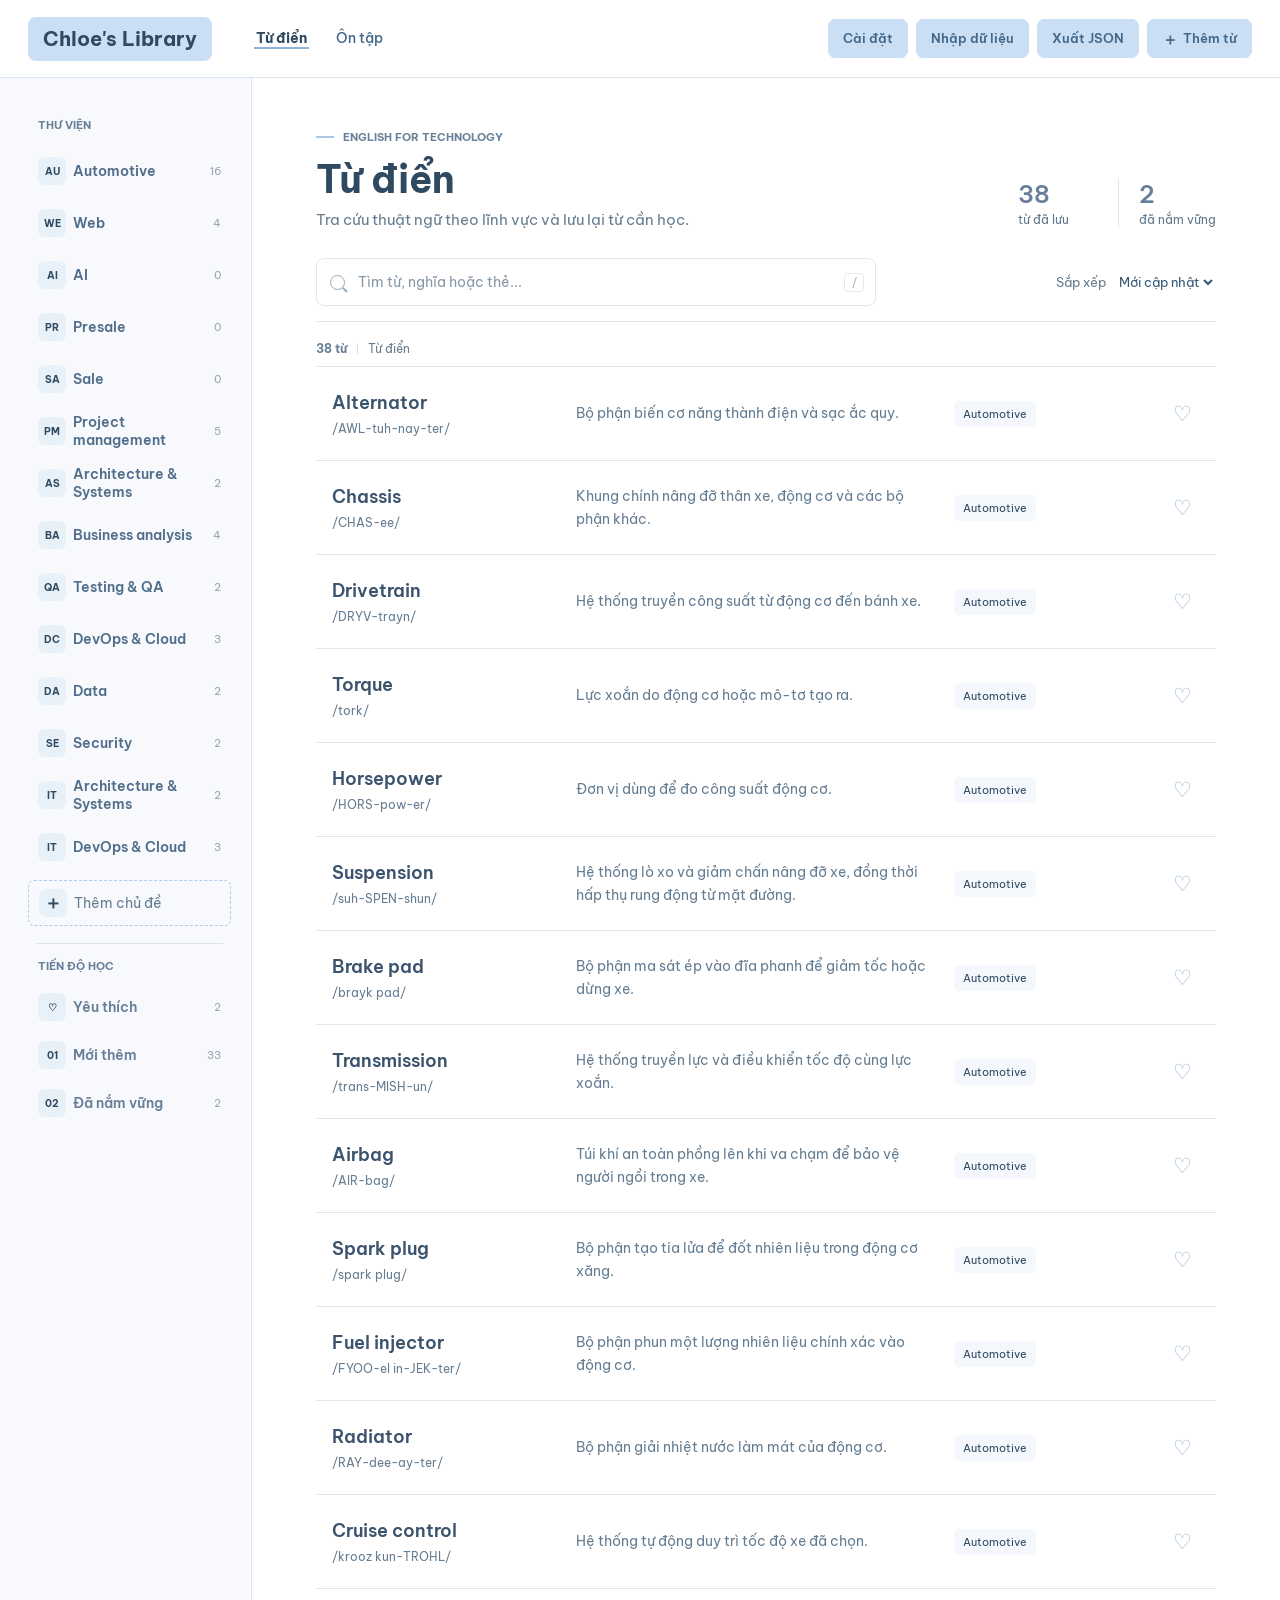
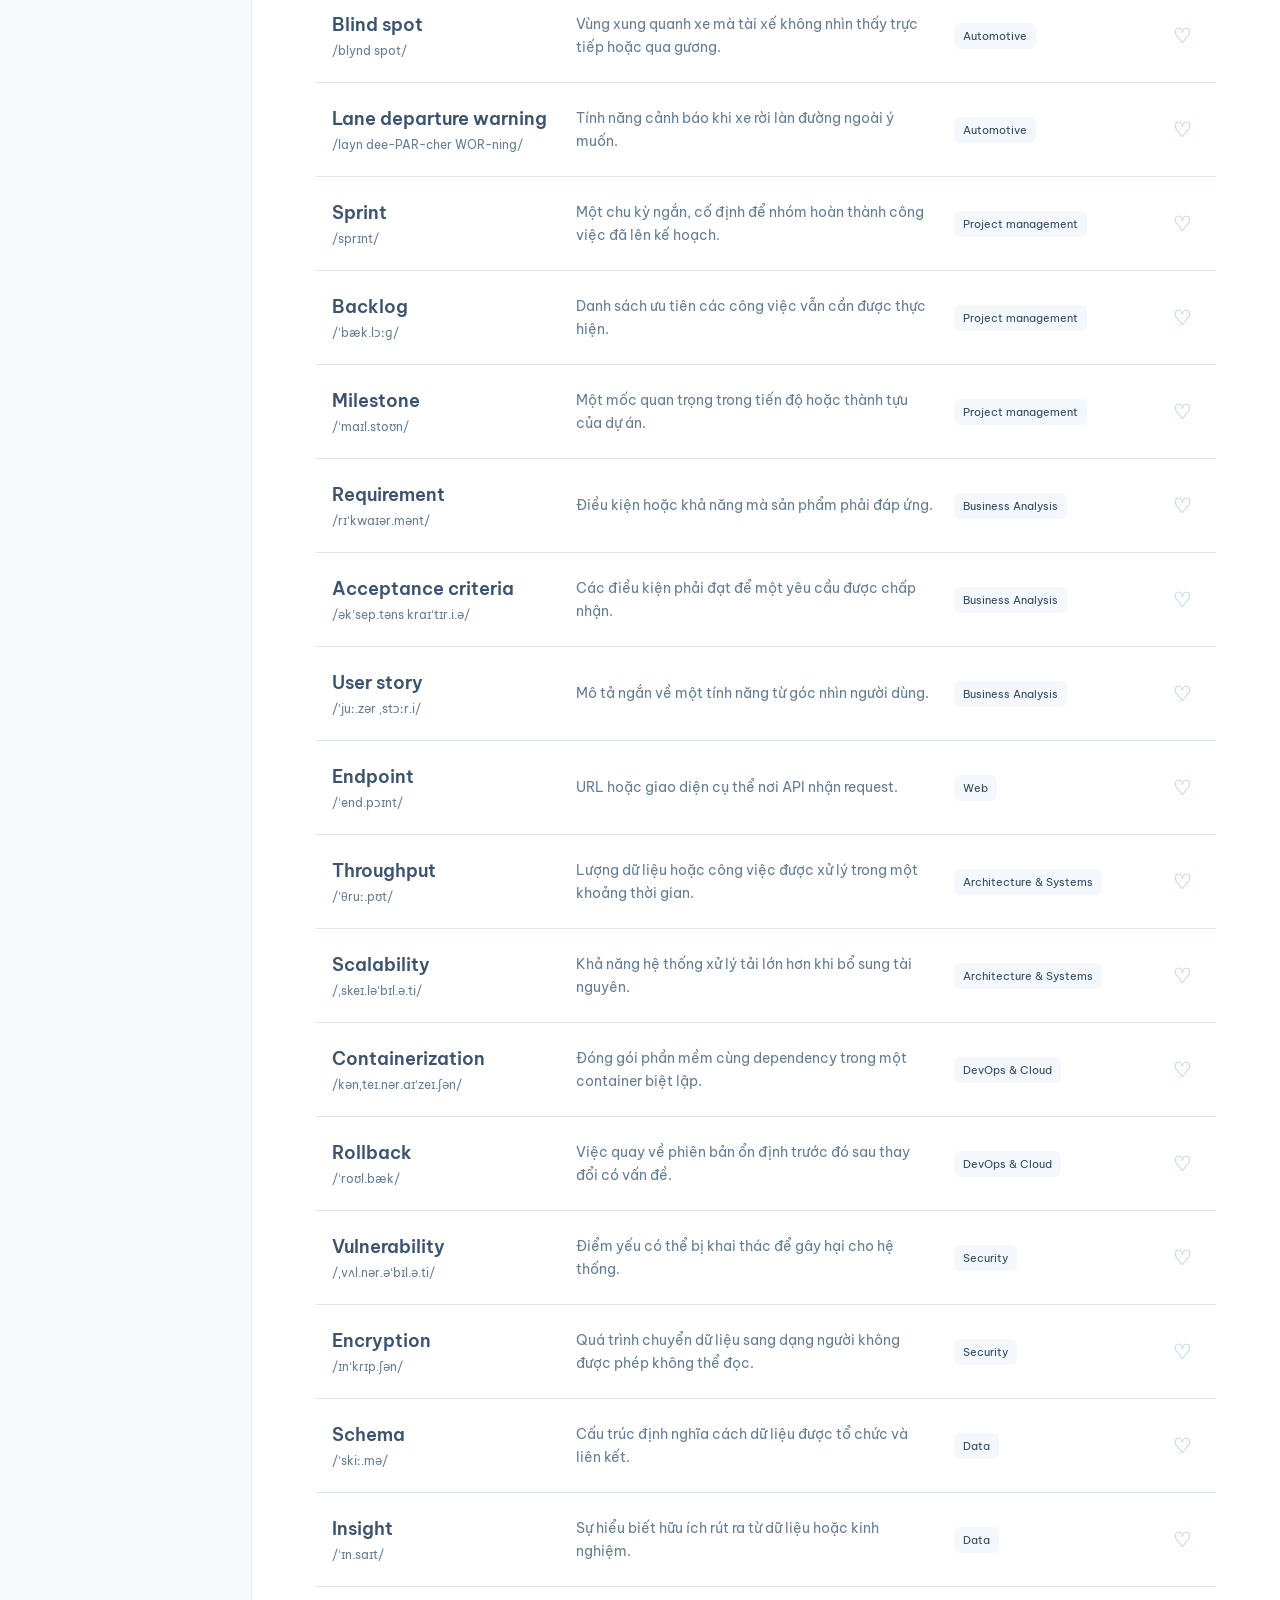
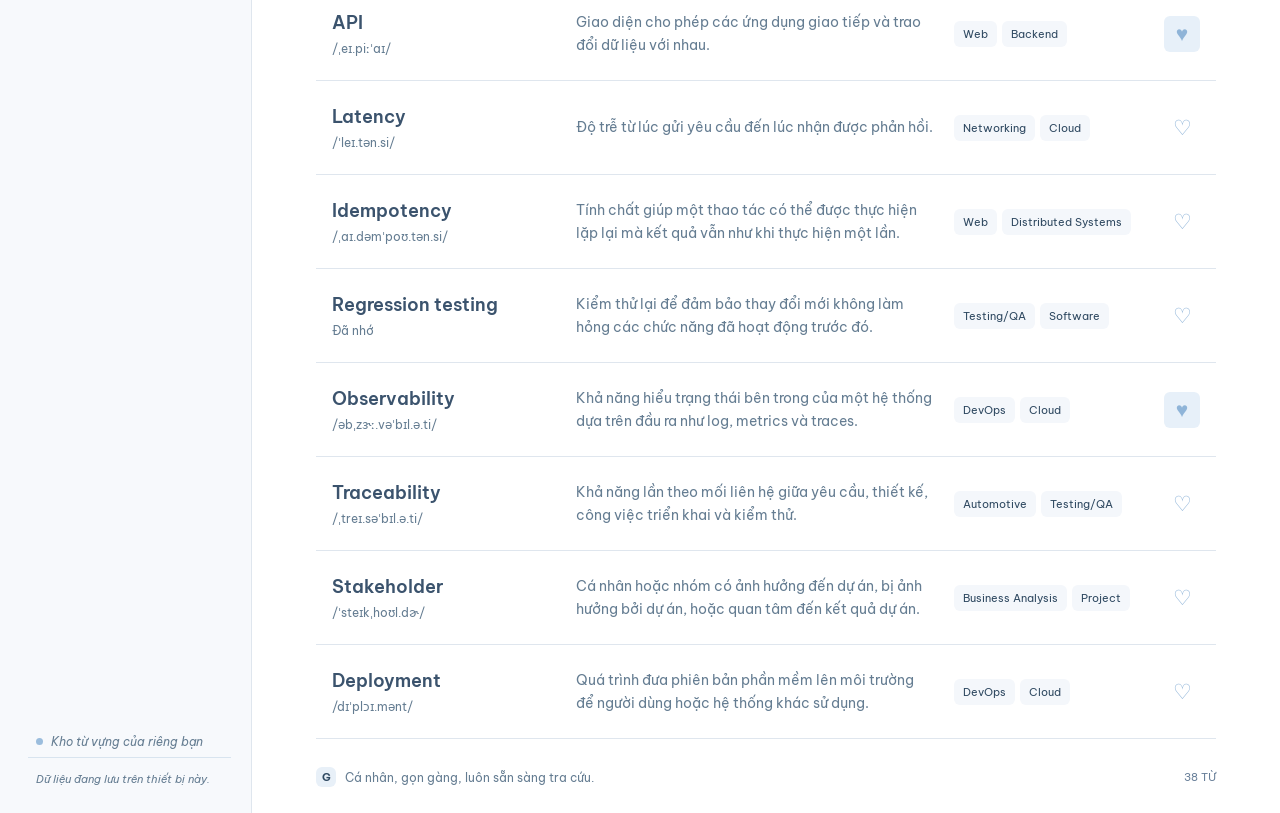
<file: VN/glossary/index.html>
<!doctype html>
<html lang="vi">
<head>
  <meta charset="utf-8">
  <meta name="viewport" content="width=device-width, initial-scale=1">
  <meta name="theme-color" content="#e8f3ff">
  <title>Từ điển IT cá nhân</title>
  <link rel="preconnect" href="https://fonts.googleapis.com">
  <link rel="preconnect" href="https://fonts.gstatic.com" crossorigin>
  <link href="https://fonts.googleapis.com/css2?family=Be+Vietnam+Pro:ital,wght@0,400;0,500;0,600;0,700;1,400;1,500&display=swap" rel="stylesheet">
  <link rel="stylesheet" href="styles.css">
  <script src="app.js" defer></script>
</head>
<body>
  <header class="topbar">
    <a class="brand" href="#top" aria-label="Trang chủ từ điển">
      <span>Chloe's Library</span>
    </a>
    <nav class="top-nav" aria-label="Điều hướng chính">
      <button class="nav-button active" data-view="library" type="button">Từ điển</button>
      <button class="nav-button" data-view="review" type="button">Ôn tập</button>
    </nav>
    <div class="top-actions">
      <button class="quiet-button" id="settings-button" type="button">Cài đặt</button>
      <button class="quiet-button" id="import-button" type="button" hidden>Nhập dữ liệu</button>
      <button class="quiet-button export-button" id="export-button" type="button">Xuất JSON</button>
      <button class="primary-button" id="add-button" type="button" hidden><span aria-hidden="true">＋</span> Thêm từ</button>
      <input id="file-input" type="file" accept=".json,.csv,application/json,text/csv" hidden>
    </div>
  </header>

  <main class="app-shell" id="top">
    <aside class="sidebar" aria-label="Thư viện từ vựng">
      <div class="sidebar-label" id="sidebar-title">Thư viện</div>
      <div class="library-sidebar" id="library-sidebar">
        <div class="domain-links" id="domain-links" aria-label="Chủ đề từ vựng"></div>
        <button class="side-link add-topic-link" id="add-topic-button" type="button"><span class="side-icon blue-icon">＋</span><span>Thêm chủ đề</span></button>

        <div class="sidebar-rule"></div>
        <div class="sidebar-label filter-label">Tiến độ học</div>
        <button class="side-link" data-collection="favorites" type="button" aria-pressed="false"><span class="side-icon blue-icon">&#9825;</span><span>Yêu thích</span><span class="side-count" id="count-favorites">0</span></button>
        <button class="side-link" data-collection="new" type="button" aria-pressed="false"><span class="side-icon blue-icon">01</span><span>Mới thêm</span><span class="side-count" id="count-new">0</span></button>
        <button class="side-link" data-collection="mastered" type="button" aria-pressed="false"><span class="side-icon blue-icon">02</span><span>Đã nắm vững</span><span class="side-count" id="count-mastered">0</span></button>
      </div>
      <nav class="review-sidebar" id="review-sidebar" aria-label="Khu vực ôn tập" hidden>
        <button class="review-side-link active" data-review-section="review-history" type="button"><span class="side-icon blue-icon">01</span><span>Lịch sử học tập</span></button>
        <button class="review-side-link" data-review-section="review-insights" type="button"><span class="side-icon blue-icon">02</span><span>Phân tích năng lực</span></button>
        <button class="review-side-link" data-review-section="review-test" type="button"><span class="side-icon blue-icon">03</span><span>Làm bài Test</span></button>
        <button class="review-side-link" data-review-section="review-chart" type="button"><span class="side-icon blue-icon">04</span><span>Thống kê kết quả</span></button>
      </nav>
      <div class="sidebar-note">
        <span class="note-dot" aria-hidden="true"></span>
        <span>Kho từ vựng của riêng bạn</span>
      </div>
      <div class="storage-note">Dữ liệu đang lưu trên thiết bị này.</div>
    </aside>

    <section class="content-area" aria-label="Nội dung từ điển">
      <div class="page-heading">
        <div>
          <div class="eyebrow"><span class="eyebrow-line"></span> ENGLISH FOR TECHNOLOGY</div>
          <h1 id="page-title">Từ điển</h1>
          <p class="page-subtitle" id="page-subtitle">Tra cứu thuật ngữ theo lĩnh vực và lưu lại từ cần học.</p>
        </div>
        <div class="stats-strip" aria-label="Thống kê từ vựng" hidden>
          <div class="stat"><strong id="stat-total">0</strong><span>từ đã lưu</span></div>
          <div class="stat stat-divider"><strong id="stat-learned">0</strong><span>đã nắm vững</span></div>
        </div>
      </div>

      <section class="library-view" id="library-view">
        <div class="toolbar">
          <label class="search-box">
            <span class="search-symbol" aria-hidden="true"></span>
            <span class="visually-hidden">Tìm từ vựng</span>
            <input id="search-input" type="search" placeholder="Tìm từ, nghĩa hoặc thẻ..." autocomplete="off">
            <kbd>/</kbd>
          </label>
          <label class="sort-control"><span>Sắp xếp</span>
            <select id="sort-select">
              <option value="updated">Mới cập nhật</option>
              <option value="az">Tên A-Z</option>
              <option value="difficulty">Độ khó</option>
            </select>
          </label>
        </div>
        <div class="results-meta"><span id="results-count">0 từ</span><span class="meta-rule"></span><span id="active-filter-label">Tất cả từ</span></div>
        <div class="term-list" id="term-list" aria-live="polite"></div>
      </section>

      <section class="review-view" id="review-view" hidden>
        <div class="review-dashboard">
          <section class="review-panel" id="review-history"><div class="eyebrow"><span class="eyebrow-line"></span> LỊCH SỬ</div><h2>Lịch sử học tập</h2><div id="test-history-content"></div></section>
          <section class="review-panel" id="review-insights" hidden><div class="eyebrow"><span class="eyebrow-line"></span> NĂNG LỰC</div><h2>Phân tích năng lực</h2><p>Đánh giá xu hướng sai, nhận diện nhóm từ bạn còn yếu và đưa ra mẹo dễ nhớ.</p><div id="test-insights-content"></div></section>
          <section class="review-panel review-test-panel" id="review-test" hidden><div><div class="eyebrow"><span class="eyebrow-line"></span> BẮT ĐẦU</div><h2>Bắt đầu Test</h2><p>Đề test tự động lấy các từ hiện có trong Thư viện.</p></div><button class="primary-button" id="start-test-button" type="button">Bắt đầu Test</button></section>
          <section class="review-panel" id="review-chart" hidden><div class="eyebrow"><span class="eyebrow-line"></span> THỐNG KÊ</div><h2>Thống kê kết quả</h2><div id="test-chart-summary"></div><div class="score-chart" id="score-chart" aria-label="Biểu đồ điểm bài test"></div></section>
        </div>
        <section class="quick-review-section" id="quick-review-section" hidden>
        <div class="review-heading">
          <div><div class="eyebrow"><span class="eyebrow-line"></span> ÔN TẬP NHANH</div><h2>Ôn tập nhanh</h2><p>Mỗi lần một từ. Thử nhớ nghĩa trước khi lật thẻ.</p></div>
          <button class="quiet-button" id="shuffle-button" type="button">Trộn thẻ</button>
        </div>
        <div class="flashcard" id="flashcard" tabindex="0" role="button" aria-label="Lật thẻ từ vựng">
          <div class="flashcard-top"><span id="flashcard-domain">IT</span><span id="flashcard-position">1 / 1</span></div>
          <div class="flashcard-face">
            <span class="flashcard-label" id="flashcard-label">TỪ</span>
            <h3 id="flashcard-term">Chọn từ để ôn</h3>
            <div class="flashcard-answer" id="flashcard-answer" hidden></div>
          </div>
          <div class="flashcard-bottom"><span id="flashcard-hint">Chạm để xem nghĩa</span><span class="flip-mark" aria-hidden="true">↗</span></div>
        </div>
        <div class="review-controls">
          <button class="round-button" id="previous-card" type="button" aria-label="Thẻ trước">←</button>
          <button class="quiet-button" id="reveal-card" type="button">Hiện nghĩa</button>
          <button class="round-button next-button" id="next-card" type="button" aria-label="Thẻ tiếp theo">→</button>
          <button class="learned-button" id="mark-mastered" type="button">Đã nhớ từ này</button>
        </div>
        </section>
      </section>
      <footer class="page-footer"><span class="footer-stamp">G</span><span>Cá nhân, gọn gàng, luôn sẵn sàng tra cứu.</span><span class="footer-count" id="footer-count">0 TỪ</span></footer>
    </section>
  </main>

  <dialog class="detail-dialog" id="detail-dialog" aria-labelledby="detail-term">
    <div class="dialog-topline"><span class="dialog-kicker">GHI CHÚ TỪ VỰNG</span><button class="icon-button" data-close="detail-dialog" type="button" aria-label="Đóng">×</button></div>
    <div id="detail-content"></div>
  </dialog>

  <dialog class="form-dialog topic-dialog" id="topic-dialog" aria-labelledby="topic-title">
    <form id="topic-form" method="dialog">
      <div class="dialog-topline"><span class="dialog-kicker">CHỦ ĐỀ TỪ VỰNG</span><button class="icon-button" data-close="topic-dialog" type="button" aria-label="Đóng">×</button></div>
      <h2 id="topic-title">Thêm chủ đề</h2>
      <p class="form-intro">Tạo một chủ đề riêng để nhóm các thuật ngữ của bạn.</p>
      <label class="field"><span>Tên chủ đề <b>*</b></span><input id="topic-name" required maxlength="60" placeholder="Ví dụ: Product management"></label>
      <p class="form-error" id="topic-error" role="alert"></p>
      <div class="form-actions"><button class="quiet-button" data-close="topic-dialog" type="button">Hủy</button><button class="primary-button" type="submit">Thêm chủ đề</button></div>
    </form>
  </dialog>

  <dialog class="test-dialog" id="test-dialog" aria-labelledby="test-title">
    <div class="dialog-topline"><span class="dialog-kicker">ENGLISH VOCABULARY TEST</span><button class="icon-button" data-close="test-dialog" type="button" aria-label="Đóng">×</button></div>
    <div class="test-dialog-body">
      <div id="test-question-view">
      <div class="test-progress"><span id="test-progress">Question 1 / 15</span><span id="test-type">Meaning</span></div>
      <h2 id="test-title">Vocabulary test</h2>
      <p class="test-instruction" id="test-instruction"></p>
      <div class="test-options" id="test-options"></div>
      <p class="form-error" id="test-error" role="alert"></p>
      <div class="form-actions"><button class="quiet-button" id="test-cancel" type="button">Thoát</button><button class="primary-button" id="test-next" type="button">Next question</button></div>
      </div>
      <div id="test-result" hidden></div>
    </div>
  </dialog>

  <dialog class="settings-dialog" id="settings-dialog" aria-labelledby="settings-title">
    <div class="dialog-topline"><span class="dialog-kicker">TÙY CHỈNH GIAO DIỆN</span><button class="icon-button" data-close="settings-dialog" type="button" aria-label="Đóng">×</button></div>
    <div class="settings-body">
      <h2 id="settings-title">Cài đặt</h2>
      <p class="form-intro">Chọn bảng màu bạn muốn sử dụng.</p>
      <fieldset class="theme-picker">
        <legend>Chủ đề màu</legend>
        <label class="theme-option">
          <input type="radio" name="theme" value="default">
          <span class="theme-swatch theme-swatch-default" aria-hidden="true"><i></i><i></i><i></i></span>
          <span class="theme-option-copy"><strong>Trắng</strong><small>Mặc định, sáng và tối giản</small></span>
          <span class="theme-check" aria-hidden="true">✓</span>
        </label>
        <label class="theme-option">
          <input type="radio" name="theme" value="soft-pink">
          <span class="theme-swatch theme-swatch-pink" aria-hidden="true"><i></i><i></i><i></i></span>
          <span class="theme-option-copy"><strong>Hồng kem</strong><small>Soft Pink · Cream</small></span>
          <span class="theme-check" aria-hidden="true">✓</span>
        </label>
        <label class="theme-option">
          <input type="radio" name="theme" value="baby-blue">
          <span class="theme-swatch theme-swatch-blue" aria-hidden="true"><i></i><i></i><i></i></span>
          <span class="theme-option-copy"><strong>Xanh baby + lavender</strong><small>Baby Blue · Lavender</small></span>
          <span class="theme-check" aria-hidden="true">✓</span>
        </label>
      </fieldset>
    </div>
  </dialog>

  <dialog class="form-dialog" id="term-dialog" aria-labelledby="form-title">
    <form id="term-form" method="dialog">
      <div class="dialog-topline"><span class="dialog-kicker">KHO TỪ VỰNG CỦA BẠN</span><button class="icon-button" data-close="term-dialog" type="button" aria-label="Đóng">×</button></div>
      <h2 id="form-title">Thêm từ mới</h2>
      <p class="form-intro">Ghi lại điều bạn muốn nhớ. Có thể bỏ trống mục chưa có.</p>
      <input type="hidden" id="term-id">
      <div class="form-grid">
        <label class="field span-2"><span>Từ hoặc cụm từ tiếng Anh <b>*</b></span><input id="field-term" required maxlength="120" placeholder="Ví dụ: idempotency"></label>
        <label class="field"><span>Dạng đầy đủ</span><input id="field-full-form" maxlength="160" placeholder="Nếu là từ viết tắt"></label>
        <label class="field"><span>Phiên âm hoặc cách đọc</span><input id="field-pronunciation" maxlength="100" placeholder="/ˌaɪ.dəmˈpoʊ.tən.si/"></label>
        <label class="field span-2"><span>Nghĩa tiếng Việt <b>*</b></span><textarea id="field-meaning" required rows="2" maxlength="500" placeholder="Giải thích ngắn gọn, đúng ngữ cảnh"></textarea></label>
        <label class="field span-2"><span>Định nghĩa tiếng Anh đơn giản</span><textarea id="field-definition" rows="2" maxlength="500" placeholder="A short explanation in plain English"></textarea></label>
        <label class="field"><span>Lĩnh vực chuyên ngành</span><input id="field-domains" maxlength="180" placeholder="Automotive, Web, AI, Presale, Sale"></label>
        <label class="field"><span>Vai trò</span><input id="field-roles" maxlength="180" placeholder="Backend Developer, BA"></label>
        <label class="field"><span>Độ khó</span><select id="field-difficulty"><option>Beginner</option><option>Intermediate</option><option>Advanced</option></select></label>
        <label class="field"><span>Trạng thái học</span><select id="field-status"><option value="new">Mới thêm</option><option value="learning">Đang học</option><option value="mastered">Đã nắm vững</option></select></label>
        <label class="field span-2"><span>Ngữ cảnh sử dụng</span><textarea id="field-context" rows="2" maxlength="500" placeholder="Thường gặp khi nào?"></textarea></label>
        <label class="field span-2"><span>Ví dụ tiếng Anh</span><textarea id="field-example-en" rows="2" maxlength="400" placeholder="The payment API must support idempotency."></textarea></label>
        <label class="field span-2"><span>Dịch ví dụ</span><textarea id="field-example-vi" rows="2" maxlength="400" placeholder="API thanh toán cần hỗ trợ tính idempotency."></textarea></label>
        <label class="field span-2"><span>Dễ nhầm hoặc lưu ý</span><textarea id="field-mistakes" rows="2" maxlength="400" placeholder="Cách dùng sai hoặc điểm cần phân biệt"></textarea></label>
        <label class="field span-2"><span>Thẻ từ khóa <small>phân cách bằng dấu phẩy</small></span><input id="field-tags" maxlength="200" placeholder="api, backend, distributed-systems"></label>
      </div>
      <p class="form-error" id="form-error" role="alert"></p>
      <div class="form-actions"><button class="quiet-button" data-close="term-dialog" type="button">Hủy</button><button class="primary-button" type="submit">Lưu từ</button></div>
    </form>
  </dialog>
  <div class="toast" id="toast" role="status" aria-live="polite"></div>
</body>
</html>
</file>
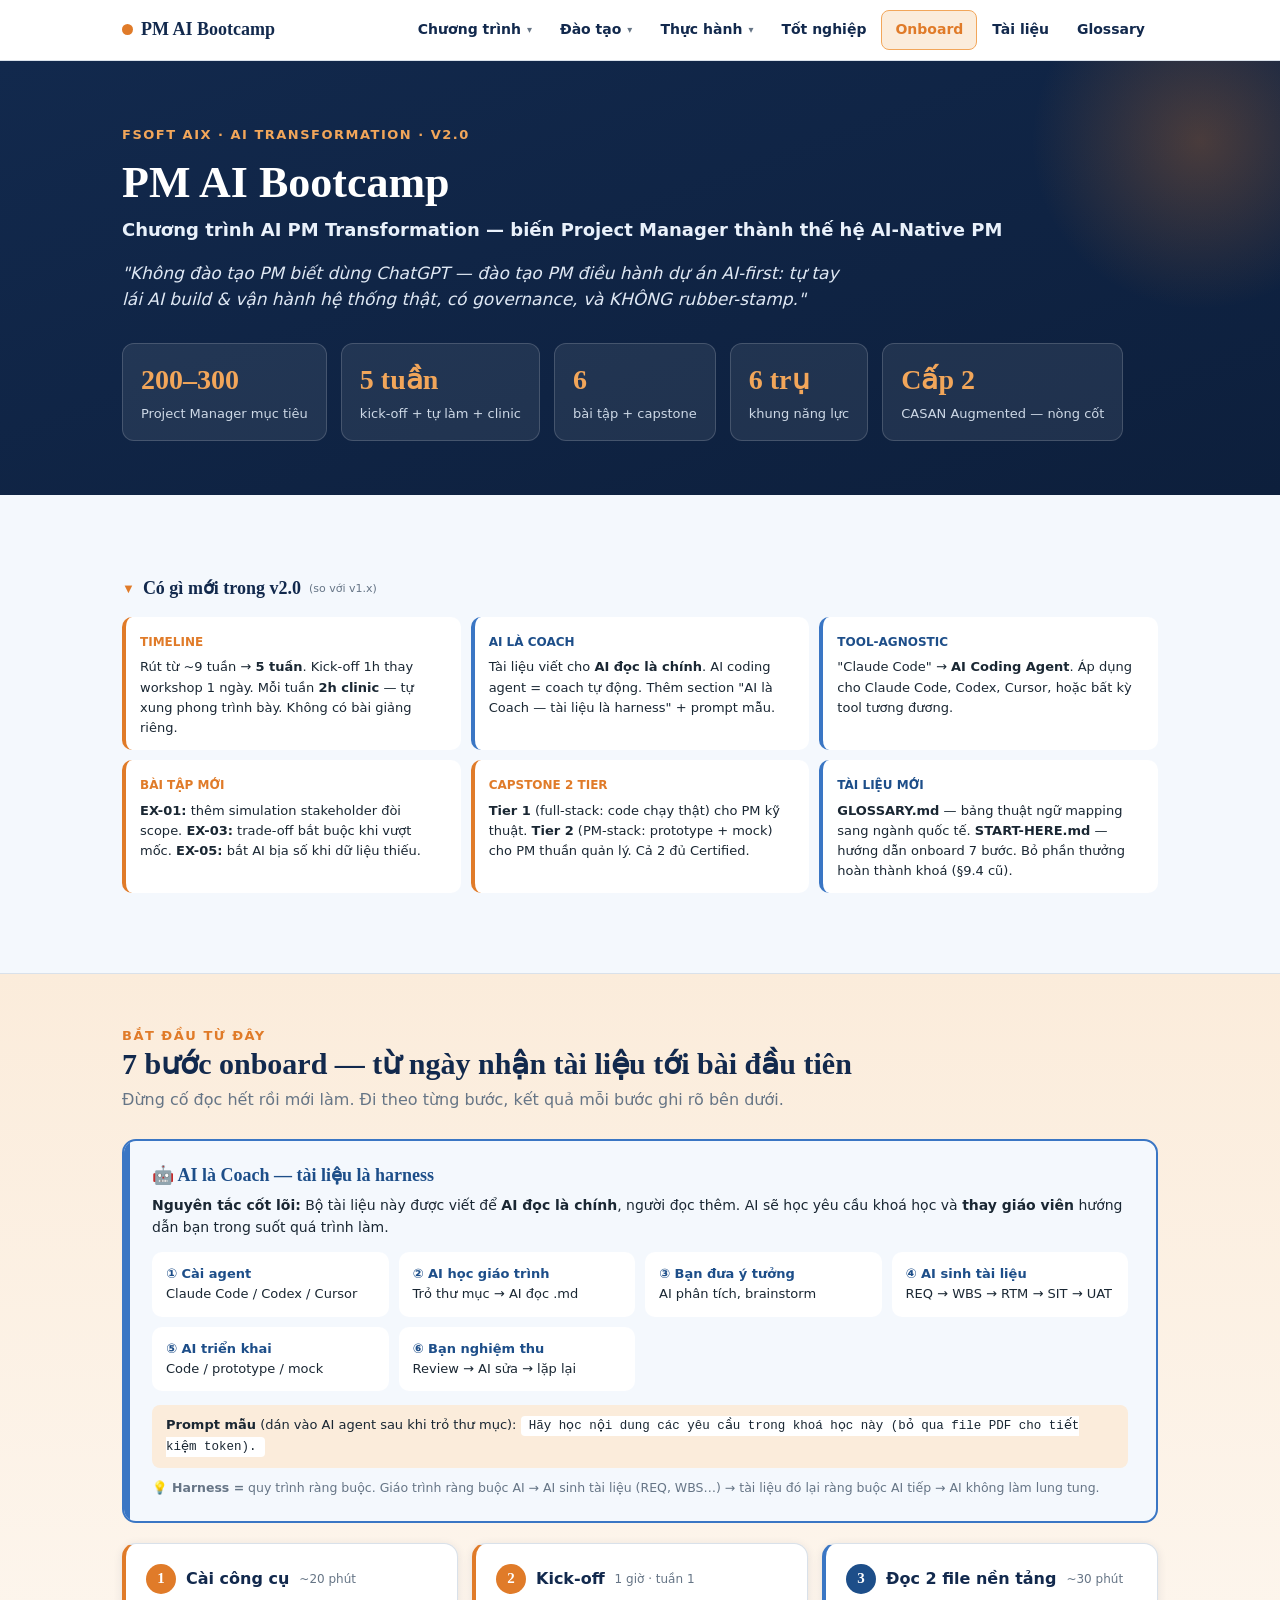
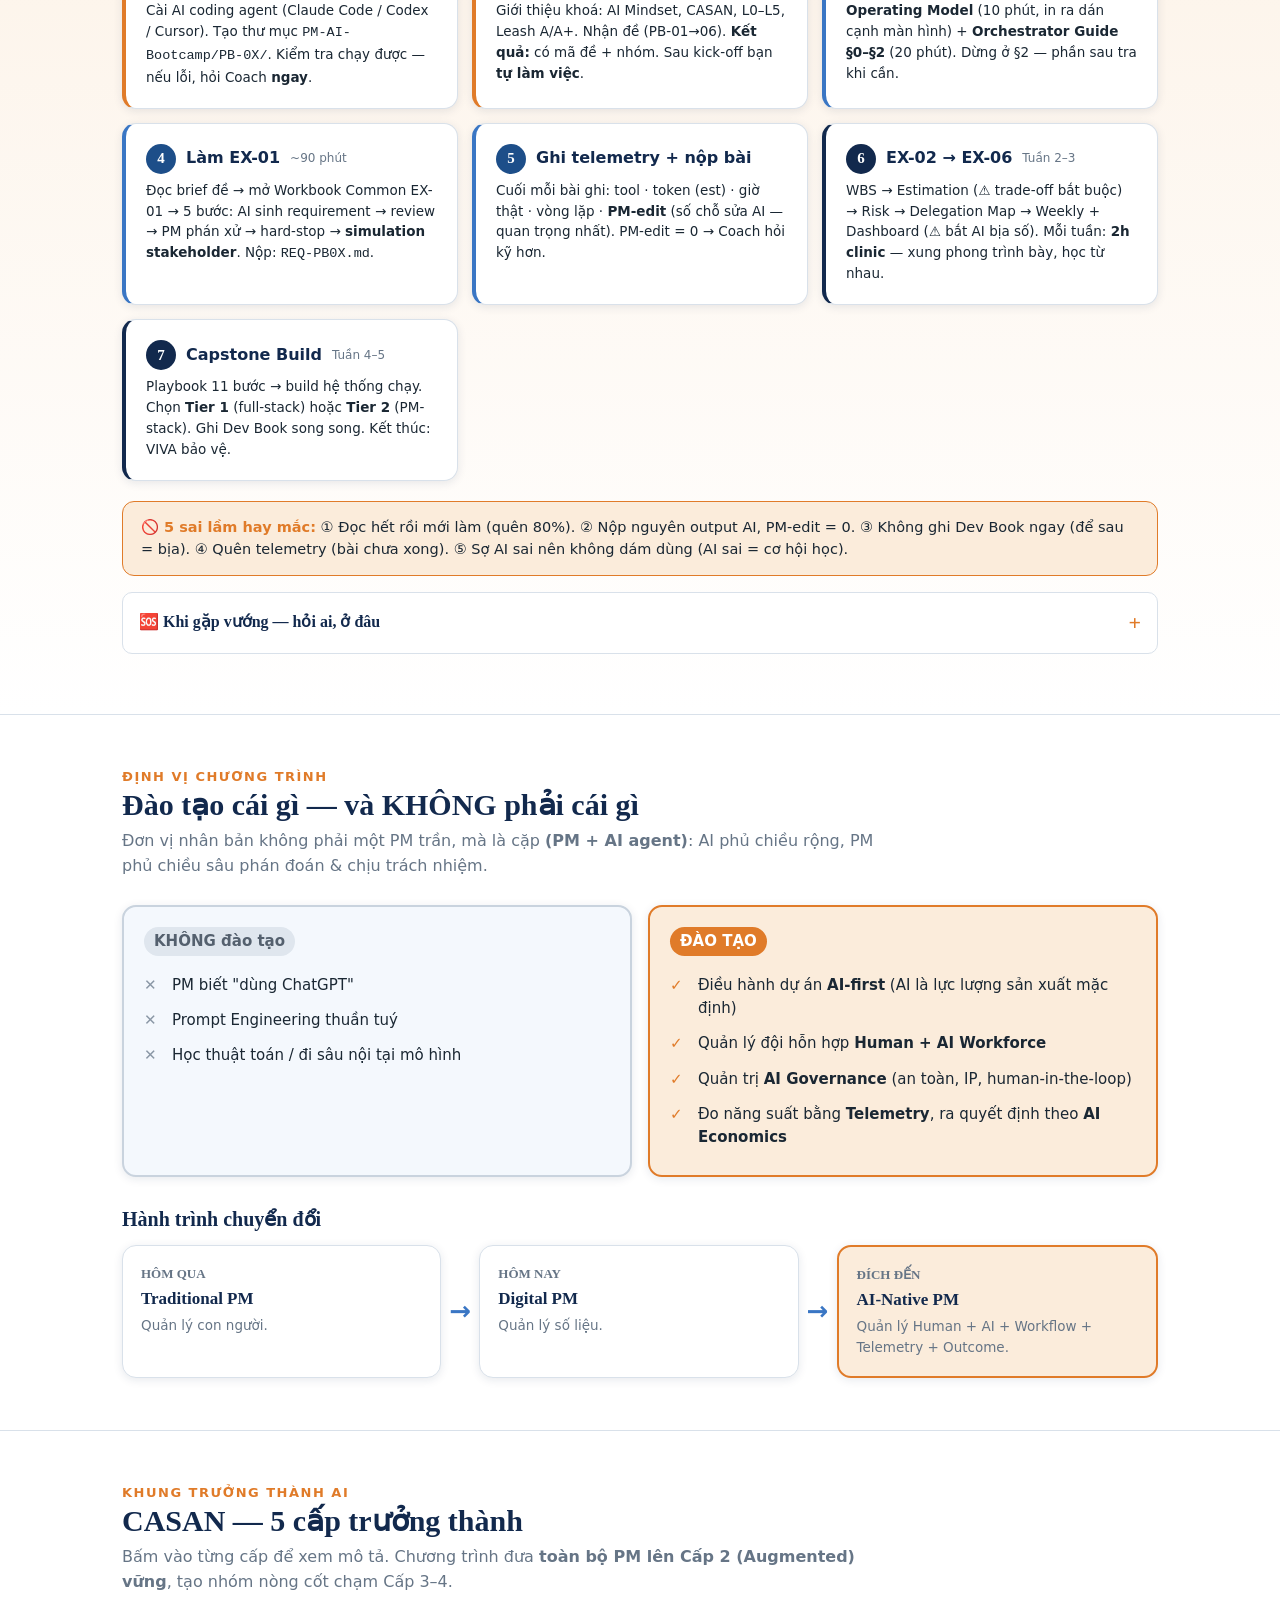
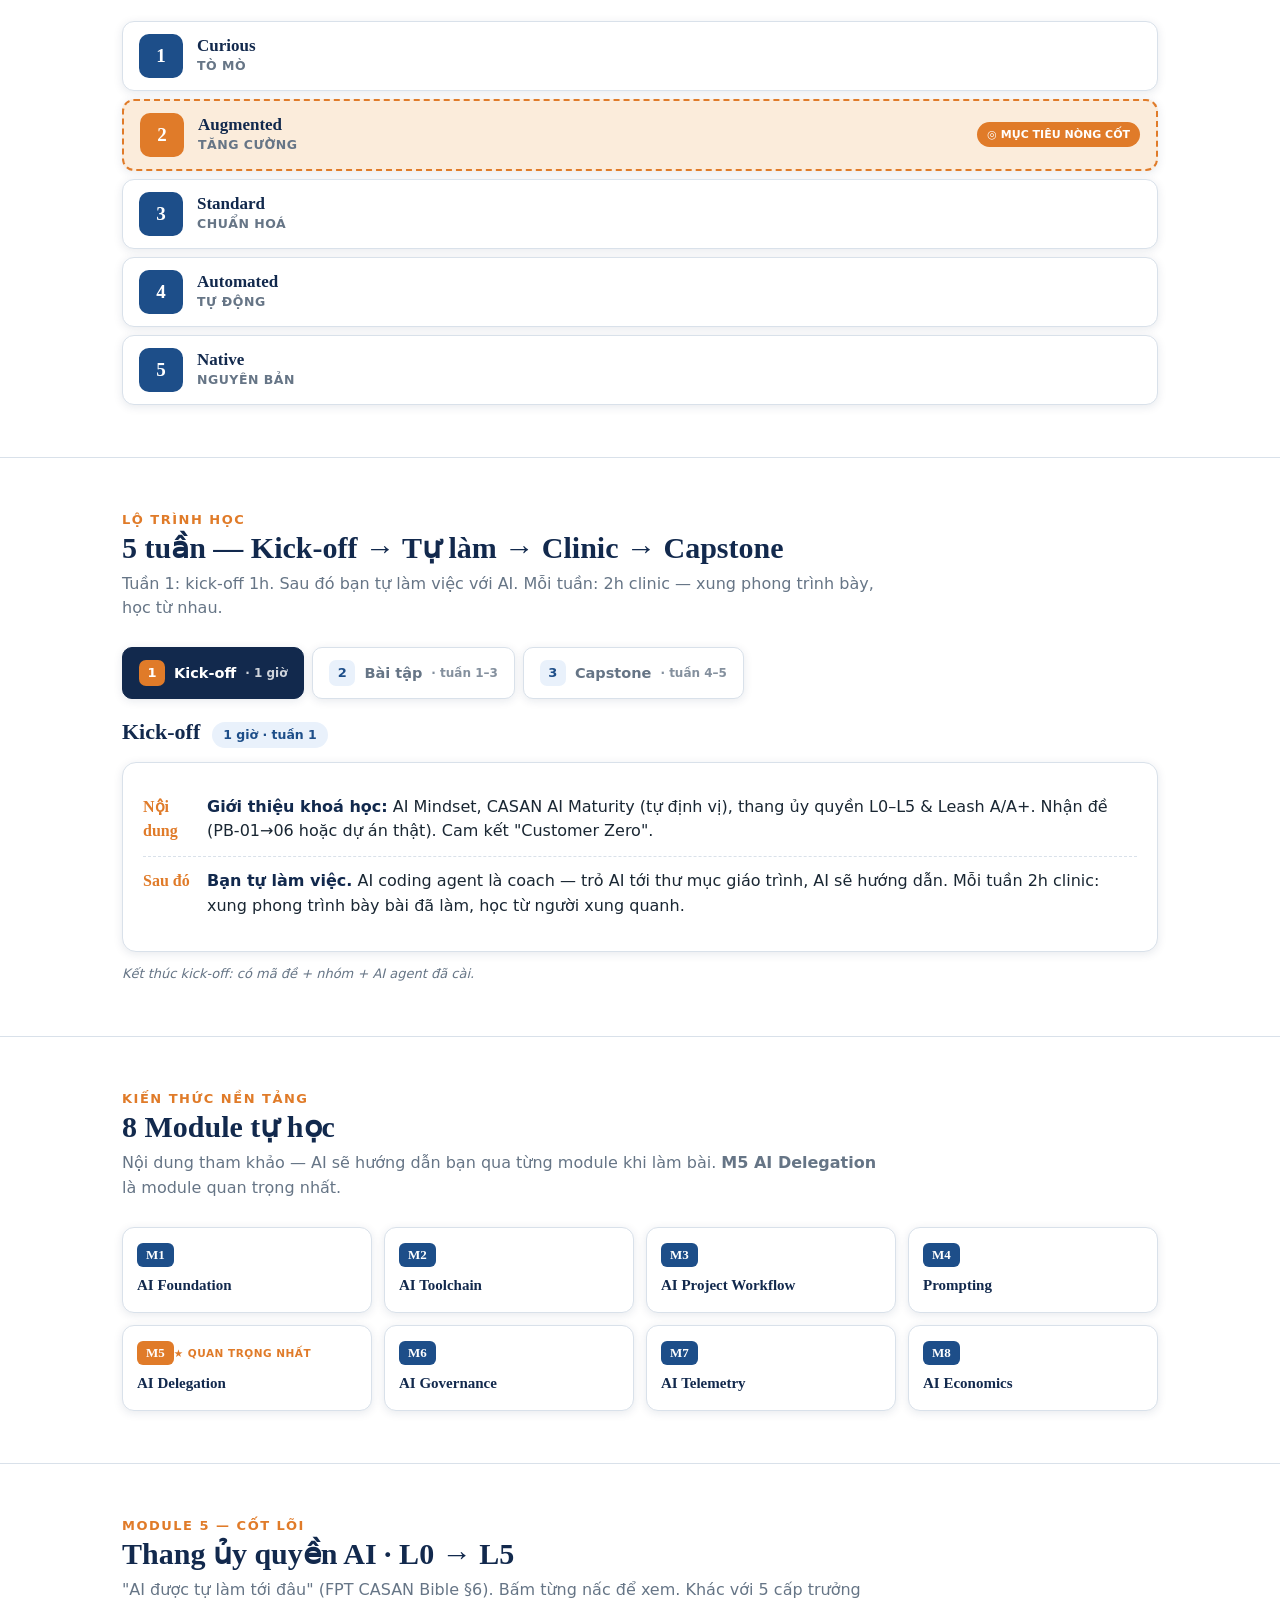
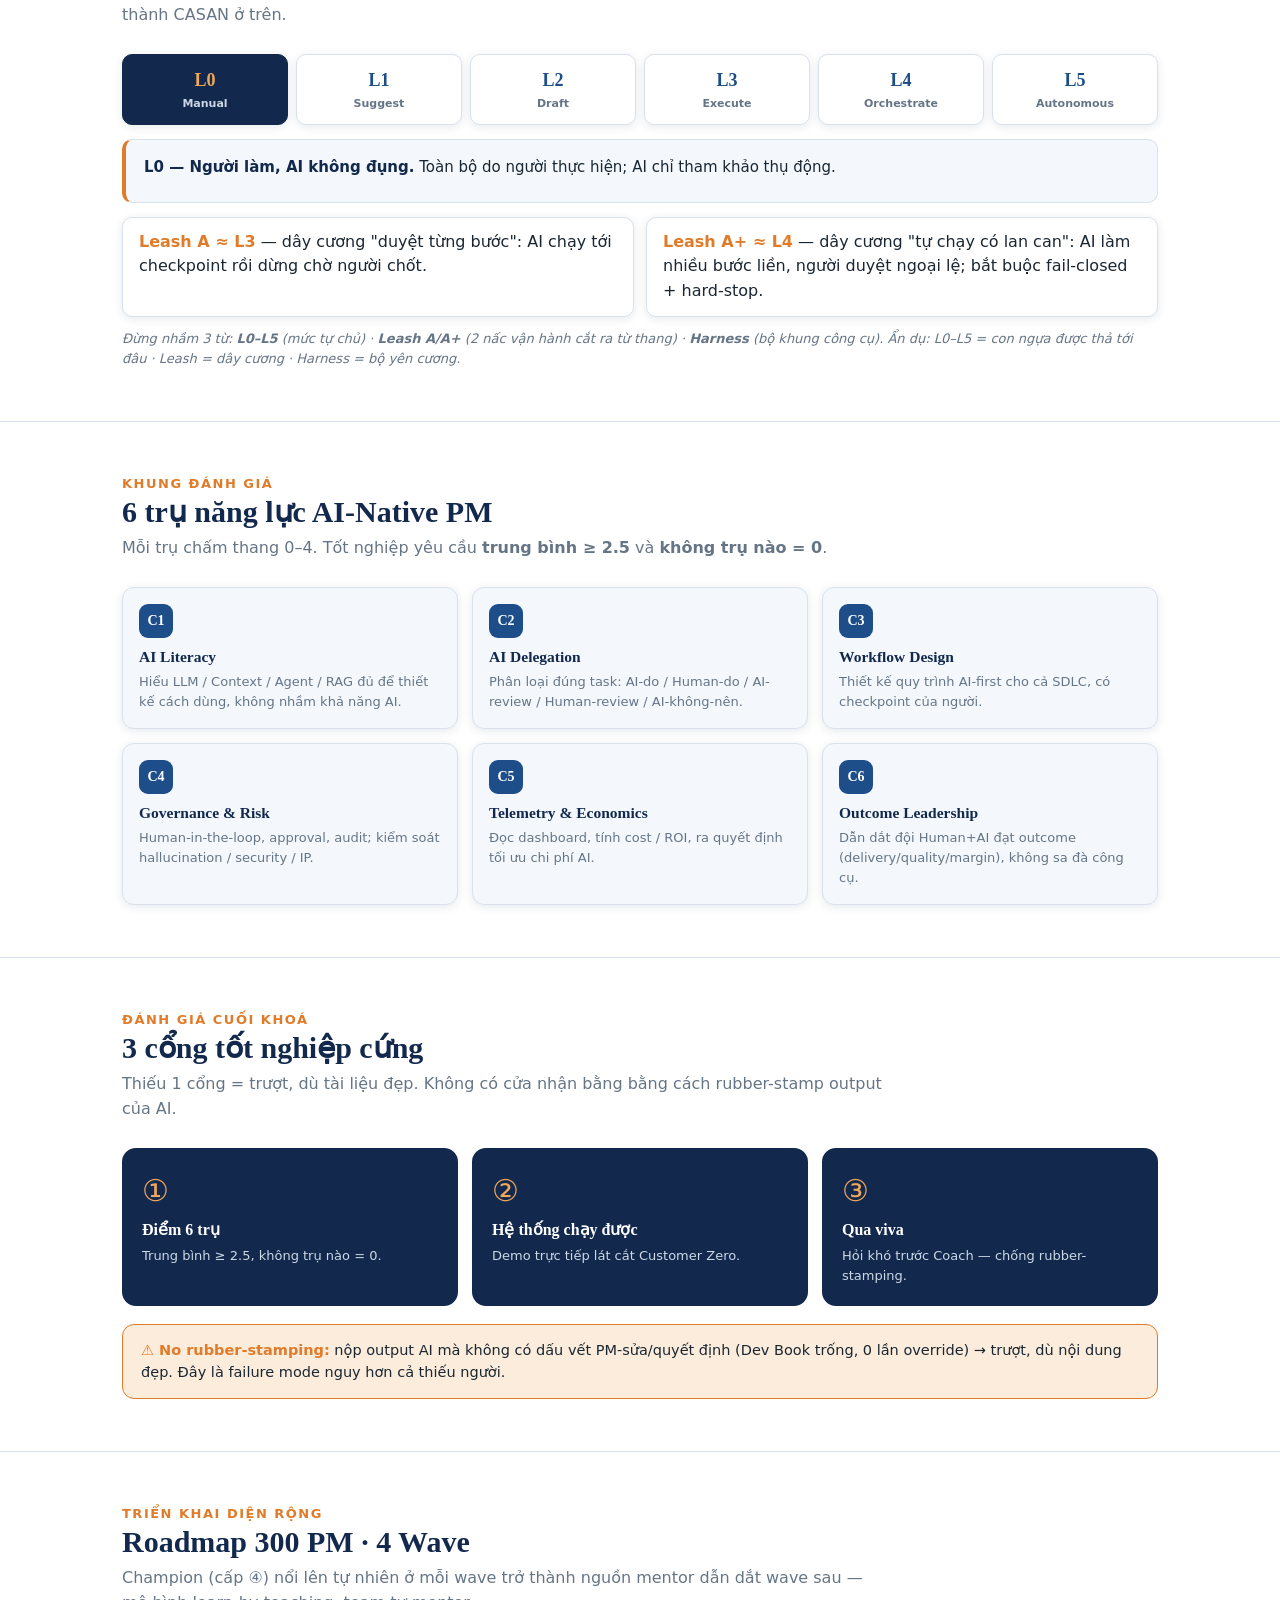
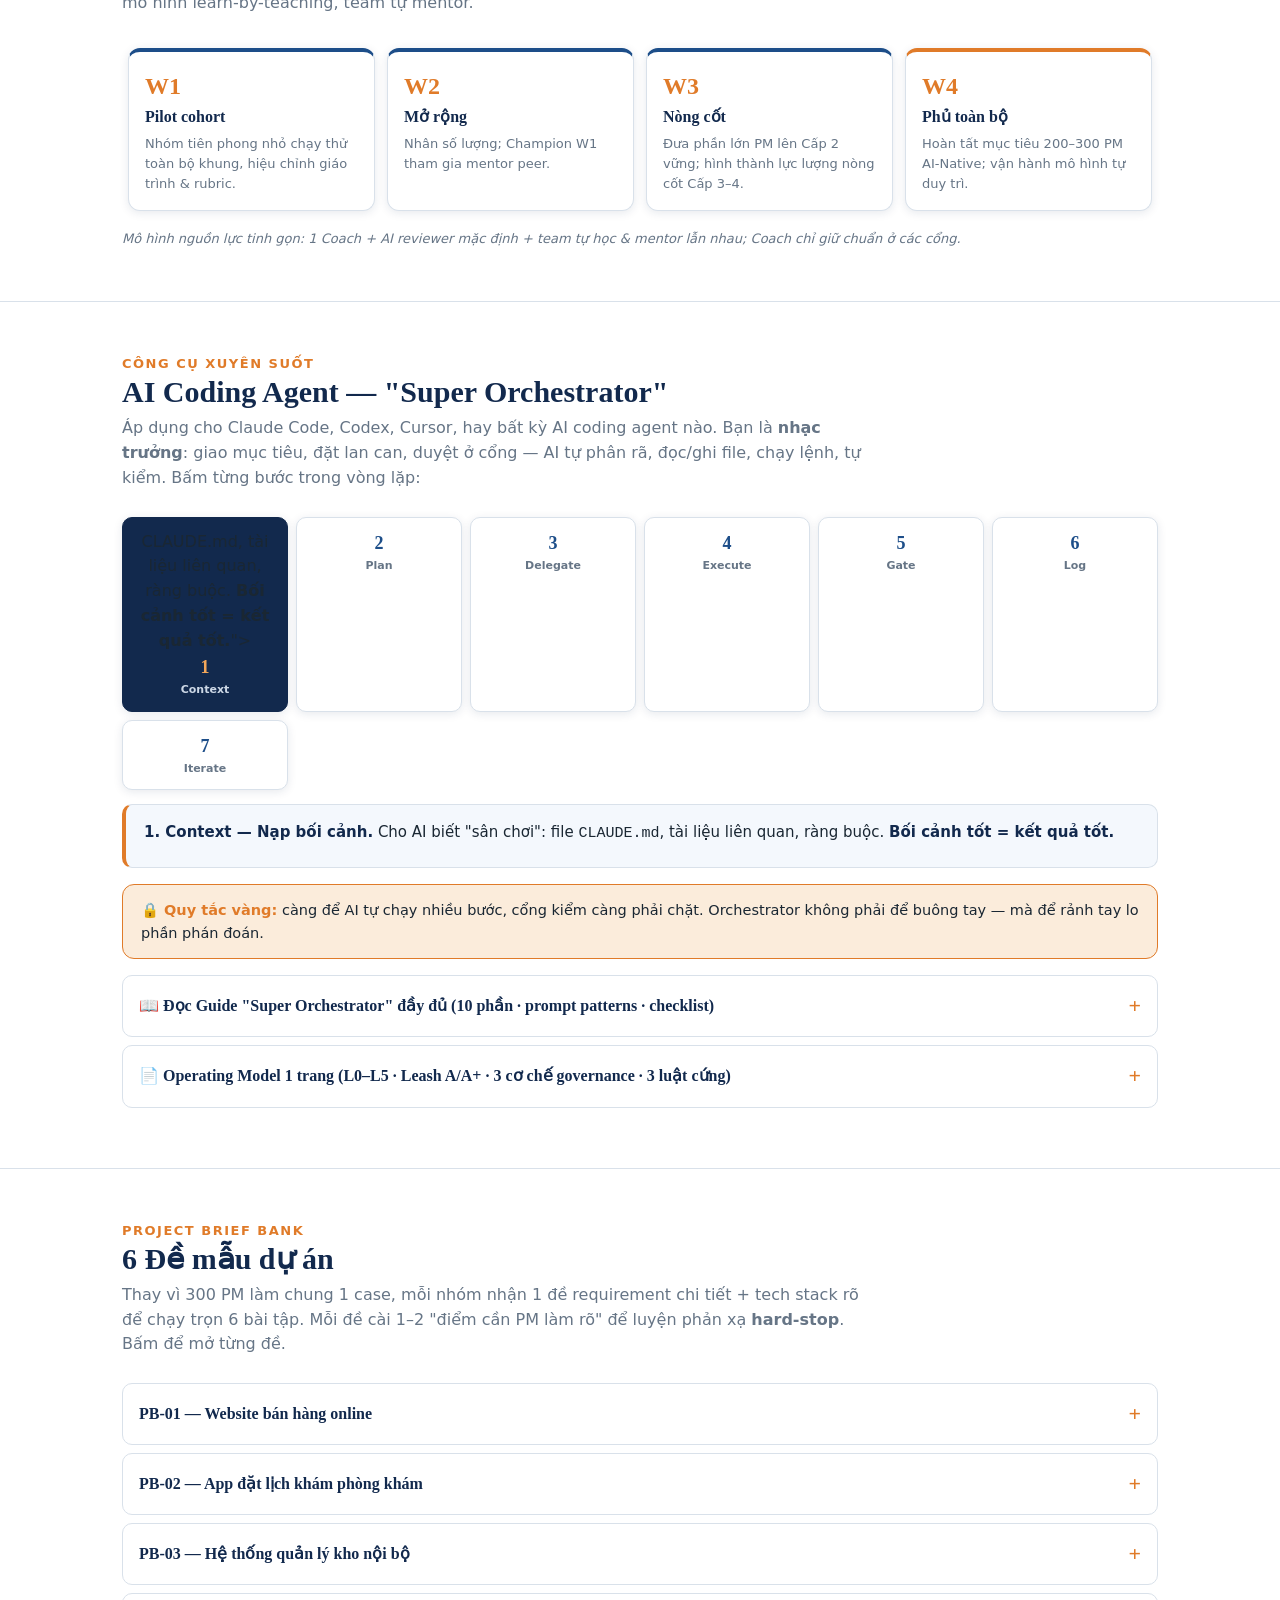
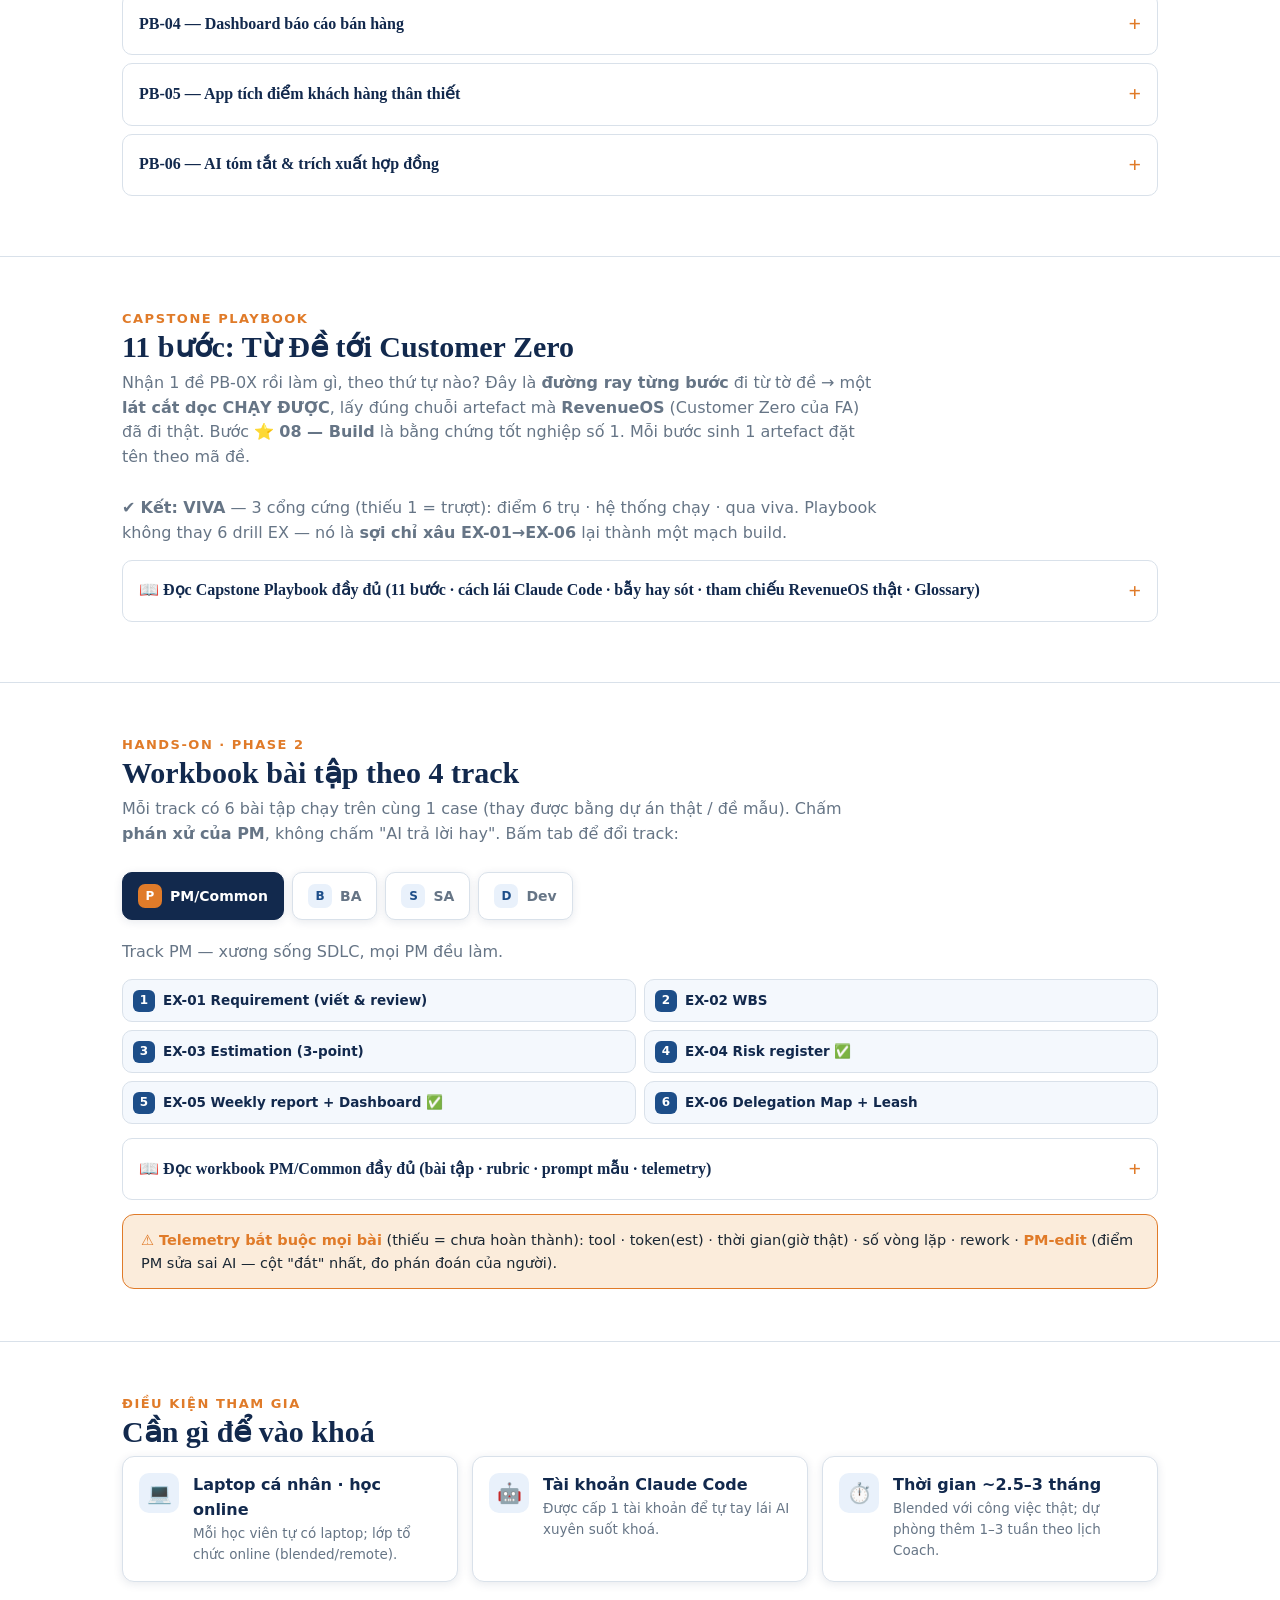
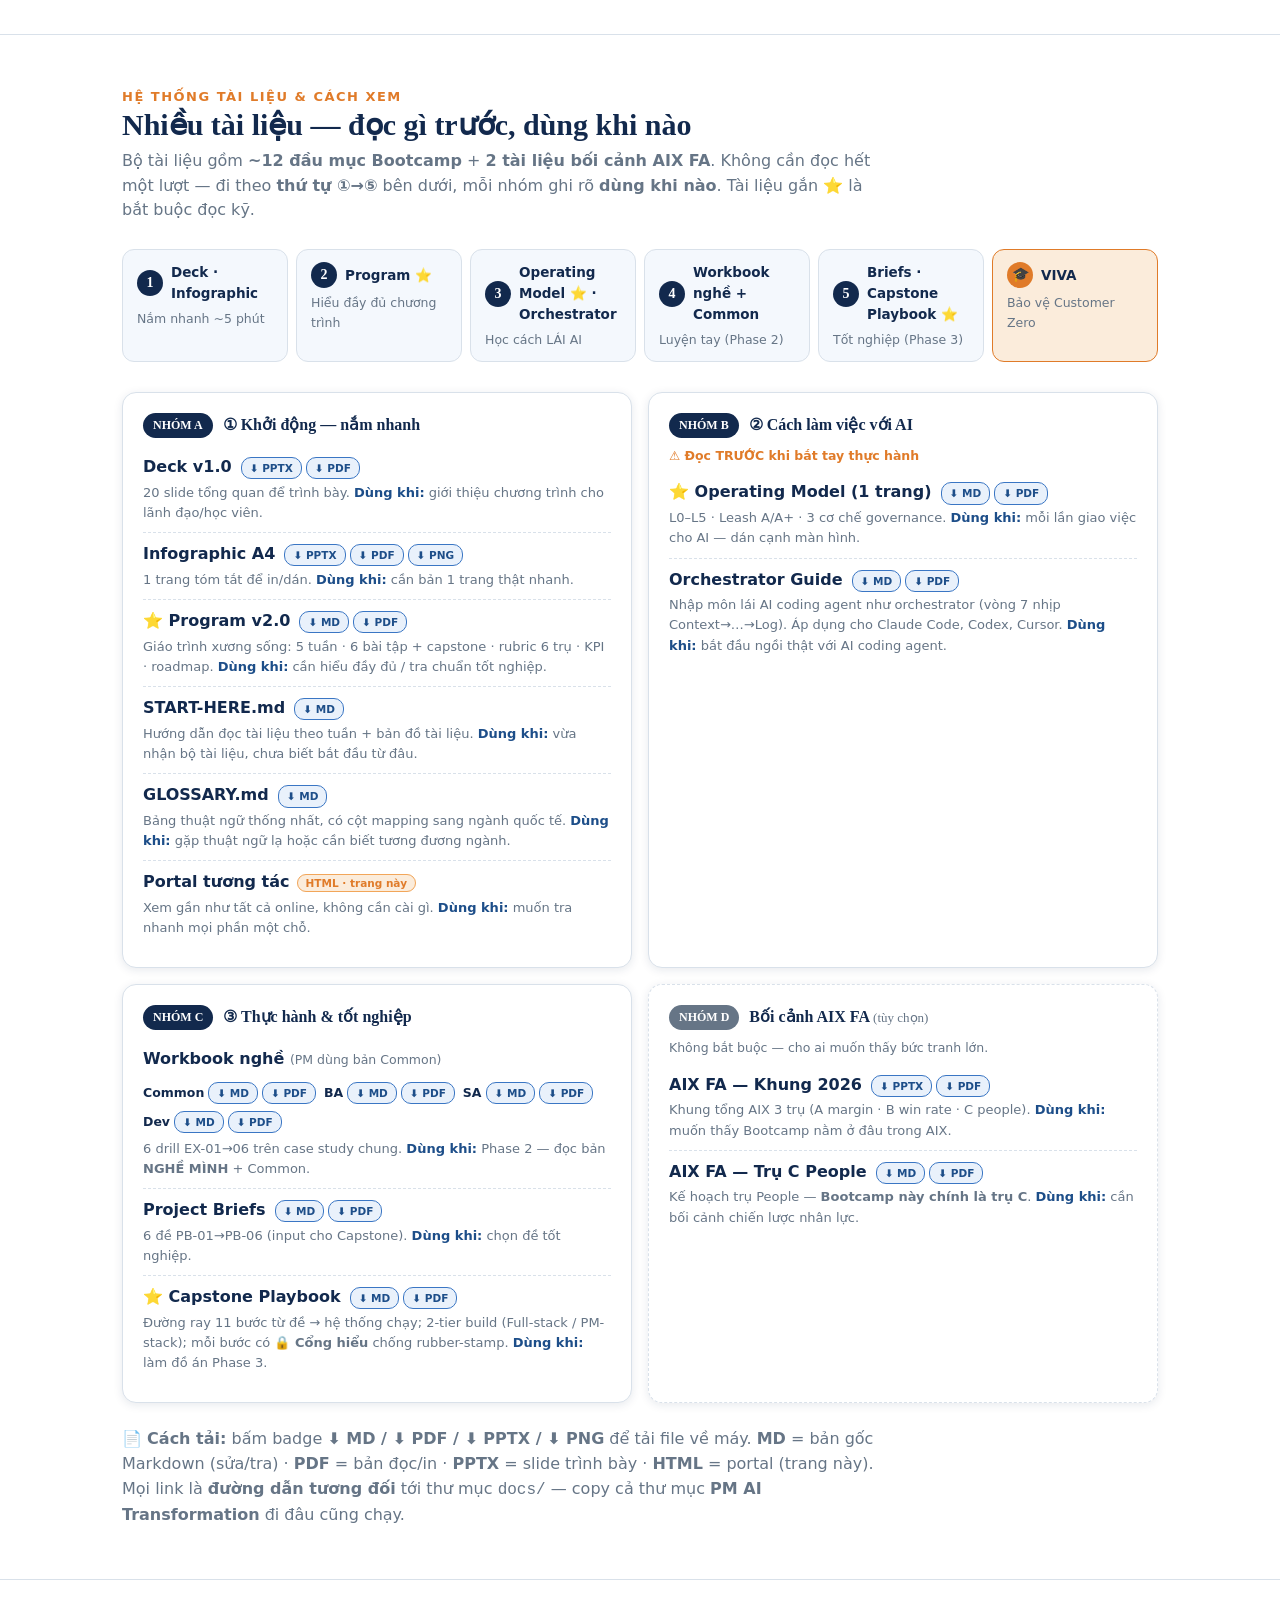
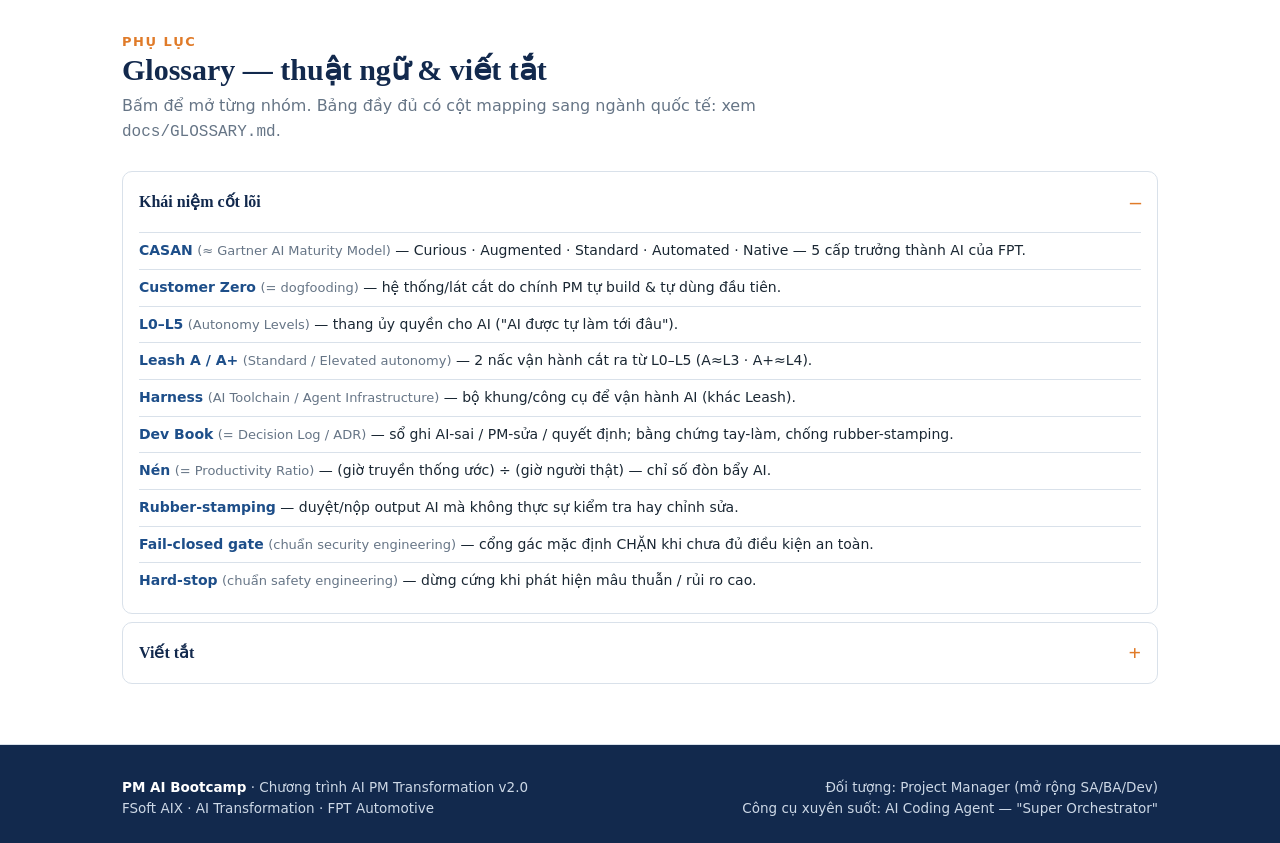
<file: VN/PM AI Bootcamp.html>
<!DOCTYPE html>
<html lang="vi">
<head>
<meta charset="utf-8">
<meta name="viewport" content="width=device-width, initial-scale=1">
<title>PM AI Bootcamp — Chương trình AI PM Transformation</title>
<style>
:root{
  --navy:#12294D; --blue:#1D4E89; --blue2:#3A76C4; --bluetint:#E9F1FB; --bluetint2:#F4F8FD;
  --orange:#E07B29; --orange2:#F2A65A; --orangetint:#FBECDB;
  --ink:#1A2733; --muted:#667586; --white:#fff; --line:#D9E1EA;
  --head:'Cambria',Georgia,'Times New Roman',serif;
  --body:'Calibri','Segoe UI',system-ui,Arial,sans-serif;
  --shadow:0 2px 10px rgba(18,41,77,.10); --shadow2:0 6px 24px rgba(18,41,77,.14);
}
*{box-sizing:border-box;margin:0;padding:0}
html{scroll-behavior:smooth;scroll-padding-top:76px}
body{font-family:var(--body);color:var(--ink);background:var(--white);line-height:1.55;font-size:16px}
h1,h2,h3,h4{font-family:var(--head);color:var(--navy);line-height:1.2}
a{color:var(--blue);text-decoration:none}
.wrap{max-width:1080px;margin:0 auto;padding:0 22px}
.kicker{font-family:var(--body);font-weight:700;color:var(--orange);letter-spacing:1.5px;font-size:13px;text-transform:uppercase}

/* progress bar */
#prog{position:fixed;top:0;left:0;height:3px;background:var(--orange);width:0;z-index:60;transition:width .1s}

/* NAV */
nav{position:sticky;top:0;z-index:50;background:rgba(255,255,255,.97);border-bottom:1px solid var(--line)}
nav .wrap{display:flex;align-items:center;gap:6px;height:60px;overflow:visible;flex-wrap:wrap}
nav .brand{font-family:var(--head);font-weight:700;color:var(--navy);font-size:18px;white-space:nowrap;margin-right:auto;display:flex;align-items:center;gap:8px}
nav .brand .dot{width:11px;height:11px;border-radius:50%;background:var(--orange);flex:none}
nav a.link{font-size:13.5px;font-weight:600;color:var(--muted);padding:7px 11px;border-radius:8px;white-space:nowrap}
nav a.link:hover{background:var(--bluetint);color:var(--blue)}
nav a.link.active{background:var(--navy);color:#fff}
/* 2-tier menu */
nav .menu{display:flex;align-items:center;gap:2px}
.grp{position:relative}
.gbtn{font-family:var(--body);font-size:14px;font-weight:700;color:var(--navy);background:none;border:none;cursor:pointer;padding:8px 13px;border-radius:8px;white-space:nowrap;display:flex;align-items:center;gap:6px}
.gbtn .car{font-size:10px;color:var(--muted);transition:transform .2s}
.grp:hover .gbtn,.grp.open .gbtn{background:var(--bluetint);color:var(--blue)}
.grp:hover .gbtn .car,.grp.open .gbtn .car{transform:rotate(180deg);color:var(--blue)}
.grp.act .gbtn{background:var(--navy);color:#fff}
.grp.act .gbtn .car{color:#cdddf2}
.drop{position:absolute;top:calc(100% + 7px);left:0;min-width:200px;background:#fff;border:1px solid var(--line);border-radius:12px;box-shadow:var(--shadow2);padding:7px;display:none;flex-direction:column;gap:2px;z-index:60}
.grp:hover .drop,.grp.open .drop{display:flex}
.drop:before{content:"";position:absolute;top:-7px;left:0;right:0;height:7px}
.drop a.link{display:block;font-size:13.5px;font-weight:600;color:var(--ink);padding:9px 13px;border-radius:8px;white-space:nowrap}
.drop a.link:hover{background:var(--bluetint);color:var(--blue)}
.drop a.link.active{background:var(--navy);color:#fff}
nav a.solo{font-size:14px;font-weight:700;color:var(--navy);padding:8px 13px;border-radius:8px;white-space:nowrap}
nav a.solo:hover{background:var(--bluetint);color:var(--blue)}
nav a.solo.active{background:var(--navy);color:#fff}

/* HERO */
.hero{background:linear-gradient(160deg,var(--navy) 0%,#0d1f3c 100%);color:#fff;padding:64px 0 54px;position:relative;overflow:hidden}
.hero:after{content:"";position:absolute;right:-90px;top:-90px;width:340px;height:340px;border-radius:50%;background:radial-gradient(circle,rgba(224,123,41,.28),transparent 70%)}
.hero .wrap{position:relative;z-index:2}
.hero .kicker{color:var(--orange2)}
.hero h1{color:#fff;font-size:44px;margin:12px 0 6px}
.hero .sub{color:var(--bluetint);font-size:18px;font-weight:600}
.hero .tag{font-style:italic;color:#dfe8f4;font-size:17px;margin-top:16px;max-width:720px}
.stats{display:flex;flex-wrap:wrap;gap:14px;margin-top:30px}
.stat{background:rgba(255,255,255,.08);border:1px solid rgba(255,255,255,.16);border-radius:12px;padding:14px 18px;min-width:130px}
.stat b{display:block;font-family:var(--head);font-size:28px;color:var(--orange2)}
.stat span{font-size:13px;color:#cdd8e6}

section{padding:52px 0;border-bottom:1px solid var(--line)}
section h2{font-size:30px;margin-bottom:6px}
section .lead{color:var(--muted);font-size:16px;margin-bottom:26px;max-width:760px}

/* generic cards */
.grid{display:grid;gap:16px}
.g2{grid-template-columns:1fr 1fr}
.g3{grid-template-columns:repeat(3,1fr)}
.card{background:#fff;border:1px solid var(--line);border-radius:14px;padding:20px;box-shadow:var(--shadow)}

/* positioning */
.pos .card{border-width:2px}
.pos .no{border-color:#c9d3de;background:var(--bluetint2)}
.pos .yes{border-color:var(--orange);background:var(--orangetint)}
.pos .tagline{font-weight:700;font-size:15px;display:inline-block;padding:3px 10px;border-radius:20px;margin-bottom:12px}
.pos .no .tagline{background:#dfe6ee;color:#54606e}
.pos .yes .tagline{background:var(--orange);color:#fff}
.pos ul{list-style:none}
.pos li{padding:6px 0 6px 28px;position:relative;font-size:15px}
.pos .no li:before{content:"✕";position:absolute;left:0;color:#8a97a5;font-weight:700}
.pos .yes li:before{content:"✓";position:absolute;left:0;color:var(--orange);font-weight:700}

/* journey */
.journey{display:flex;align-items:stretch;gap:0;flex-wrap:wrap}
.jstep{flex:1;min-width:210px;background:#fff;border:1px solid var(--line);border-radius:14px;padding:18px;box-shadow:var(--shadow);position:relative}
.jstep.on{border:2px solid var(--orange);background:var(--orangetint)}
.jstep .n{font-family:var(--head);font-size:13px;color:var(--muted);font-weight:700}
.jstep h4{margin:4px 0 6px;font-size:17px}
.jstep p{font-size:13.5px;color:var(--muted)}
.jarrow{align-self:center;color:var(--blue2);font-size:26px;padding:0 8px;font-weight:700}

/* CASAN ladder */
.ladder{display:flex;flex-direction:column;gap:8px}
.rung{display:flex;align-items:center;gap:14px;border:1px solid var(--line);border-radius:12px;padding:12px 16px;background:#fff;cursor:pointer;transition:.15s;box-shadow:var(--shadow)}
.rung:hover{transform:translateX(4px);border-color:var(--blue2)}
.rung .lv{font-family:var(--head);font-weight:700;width:44px;height:44px;border-radius:10px;display:flex;align-items:center;justify-content:center;font-size:19px;flex:none;color:#fff;background:var(--blue)}
.rung h4{font-size:17px}
.rung .en{color:var(--muted);font-size:12.5px;font-weight:600;letter-spacing:.5px}
.rung.target{border:2px dashed var(--orange);background:var(--orangetint)}
.rung.target .lv{background:var(--orange)}
.rung .goal{margin-left:auto;background:var(--orange);color:#fff;font-size:11px;font-weight:700;padding:4px 10px;border-radius:20px;white-space:nowrap;flex:none}
.rung .body{display:none;flex-basis:100%;color:var(--muted);font-size:14px;padding-top:2px}
.rung.open .body{display:block}

/* phase tabs */
.tabs{display:flex;gap:8px;flex-wrap:wrap;margin-bottom:20px}
.tab{border:1px solid var(--line);background:#fff;border-radius:10px;padding:12px 16px;cursor:pointer;font-family:var(--body);font-weight:700;font-size:14.5px;color:var(--muted);display:flex;align-items:center;gap:9px;box-shadow:var(--shadow)}
.tab .pn{width:26px;height:26px;border-radius:7px;background:var(--bluetint);color:var(--blue);display:flex;align-items:center;justify-content:center;font-size:13px;flex:none}
.tab.active{background:var(--navy);color:#fff;border-color:var(--navy)}
.tab.active .pn{background:var(--orange);color:#fff}
.tab small{font-weight:600;opacity:.8;font-size:12px}
.panel{display:none;animation:fade .3s}
.panel.active{display:block}
@keyframes fade{from{opacity:0;transform:translateY(6px)}to{opacity:1;transform:none}}
.panel .phead{display:flex;align-items:baseline;gap:12px;flex-wrap:wrap;margin-bottom:14px}
.panel .phead h3{font-size:22px}
.panel .pill{background:var(--bluetint);color:var(--blue);font-weight:700;font-size:12.5px;padding:3px 11px;border-radius:20px}
.wkrow{display:flex;gap:12px;padding:12px 0;border-bottom:1px dashed var(--line)}
.wkrow:last-child{border-bottom:none}
.wkrow .wk{font-family:var(--head);font-weight:700;color:var(--orange);width:52px;flex:none}
.wkrow b{color:var(--navy)}
.wkrow p{font-size:14px;color:var(--muted)}

/* modules */
.mgrid{display:grid;grid-template-columns:repeat(4,1fr);gap:12px}
.mod{border:1px solid var(--line);border-radius:12px;padding:14px;background:#fff;cursor:pointer;box-shadow:var(--shadow);transition:.15s}
.mod:hover{border-color:var(--blue2);transform:translateY(-2px)}
.mod .mid{font-family:var(--head);font-weight:700;font-size:13px;color:#fff;background:var(--blue);display:inline-block;padding:2px 9px;border-radius:6px}
.mod.key .mid{background:var(--orange)}
.mod h4{font-size:15px;margin:9px 0 4px}
.mod p{font-size:12.5px;color:var(--muted);max-height:0;overflow:hidden;transition:max-height .3s;opacity:0}
.mod.open p{max-height:220px;opacity:1;margin-top:6px}
.mod .keytag{font-size:10.5px;font-weight:700;color:var(--orange);letter-spacing:.5px}

/* delegation L0-L5 */
.deleg{display:grid;grid-template-columns:repeat(6,1fr);gap:8px}
.lvl{border:1px solid var(--line);border-radius:10px;padding:12px 8px;text-align:center;cursor:pointer;background:#fff;box-shadow:var(--shadow);transition:.15s}
.lvl:hover{border-color:var(--blue2)}
.lvl .code{font-family:var(--head);font-weight:700;font-size:18px;color:var(--blue)}
.lvl .lbl{font-size:11px;color:var(--muted);font-weight:600}
.lvl.on{background:var(--navy);border-color:var(--navy)}
.lvl.on .code{color:var(--orange2)}.lvl.on .lbl{color:#cdd8e6}
.delegbody{margin-top:14px;background:var(--bluetint2);border:1px solid var(--line);border-left:4px solid var(--orange);border-radius:10px;padding:16px 18px;font-size:15px;min-height:64px}
.delegbody b{color:var(--navy)}
.leash{display:flex;gap:12px;margin-top:14px;flex-wrap:wrap}
.leash .l{flex:1;min-width:220px;border:1px solid var(--line);border-radius:10px;padding:12px 16px;background:#fff;box-shadow:var(--shadow)}
.leash .l b{color:var(--orange)}

/* competencies */
.cgrid{display:grid;grid-template-columns:repeat(3,1fr);gap:14px}
.comp{border:1px solid var(--line);border-radius:12px;padding:16px;background:var(--bluetint2);box-shadow:var(--shadow)}
.comp .cn{width:34px;height:34px;border-radius:9px;background:var(--blue);color:#fff;font-family:var(--head);font-weight:700;display:flex;align-items:center;justify-content:center;font-size:14px;margin-bottom:10px}
.comp h4{font-size:15.5px;margin-bottom:5px}
.comp p{font-size:13px;color:var(--muted)}

/* governance / gates */
.gates{display:grid;grid-template-columns:repeat(3,1fr);gap:14px}
.gate{border:2px solid var(--navy);border-radius:14px;padding:18px;background:var(--navy);color:#fff}
.gate .gn{font-family:var(--head);font-size:30px;color:var(--orange2)}
.gate h4{color:#fff;font-size:16px;margin:6px 0}
.gate p{font-size:13px;color:#cdd8e6}
.warn{margin-top:18px;background:var(--orangetint);border:1px solid var(--orange);border-radius:12px;padding:14px 18px;font-size:14.5px}
.warn b{color:var(--orange)}

/* reward table */
.rtbl{width:100%;border-collapse:collapse;font-size:14.5px;box-shadow:var(--shadow);border-radius:12px;overflow:hidden}
.rtbl th{background:var(--navy);color:#fff;text-align:left;padding:12px 14px;font-family:var(--head)}
.rtbl td{padding:12px 14px;border-bottom:1px solid var(--line);background:#fff}
.rtbl tr:nth-child(even) td{background:var(--bluetint2)}
.rtbl .lvlc{font-family:var(--head);font-weight:700;color:var(--navy)}
.rtbl .bonus{font-family:var(--head);font-weight:700;color:var(--orange);font-size:18px}
.rtbl .lim{font-weight:700;color:var(--blue)}
.note{font-size:13px;color:var(--muted);font-style:italic;margin-top:12px}

/* roadmap */
.road{display:flex;gap:0;flex-wrap:wrap;counter-reset:w}
.wave{flex:1;min-width:180px;background:#fff;border:1px solid var(--line);border-top:4px solid var(--blue);border-radius:12px;padding:16px;box-shadow:var(--shadow);margin:6px}
.wave:nth-child(4){border-top-color:var(--orange)}
.wave .wt{font-family:var(--head);font-weight:700;color:var(--navy);font-size:16px}
.wave .wc{font-size:24px;font-family:var(--head);color:var(--orange);font-weight:700}
.wave p{font-size:13px;color:var(--muted);margin-top:4px}

/* conditions */
.cond{display:flex;gap:14px;flex-wrap:wrap}
.cond .c{flex:1;min-width:230px;border:1px solid var(--line);border-radius:12px;padding:16px;background:#fff;box-shadow:var(--shadow);display:flex;gap:14px;align-items:flex-start}
.cond .ci{width:40px;height:40px;border-radius:10px;background:var(--bluetint);color:var(--blue);display:flex;align-items:center;justify-content:center;font-size:20px;flex:none}
.cond .c b{color:var(--navy)}.cond .c p{font-size:13.5px;color:var(--muted)}

/* glossary */
.acc{border:1px solid var(--line);border-radius:10px;margin-bottom:8px;overflow:hidden;background:#fff}
.acc summary{cursor:pointer;padding:13px 16px;font-weight:700;color:var(--navy);font-family:var(--head);list-style:none;display:flex;justify-content:space-between;align-items:center}
.acc summary::-webkit-details-marker{display:none}
.acc summary:after{content:"+";color:var(--orange);font-size:22px;font-weight:700}
.acc[open] summary:after{content:"–"}
.acc .ab{padding:0 16px 14px;font-size:14px;color:var(--ink)}
.gitem{padding:7px 0;border-top:1px solid var(--line)}
.gitem b{color:var(--blue)}

footer{background:var(--navy);color:#cdd8e6;padding:32px 0;font-size:13.5px}
footer .wrap{display:flex;justify-content:space-between;flex-wrap:wrap;gap:12px}
footer b{color:#fff}

@media(max-width:820px){
  .g2,.g3,.cgrid,.gates,.deleg,.mgrid{grid-template-columns:1fr 1fr}
  .hero h1{font-size:34px}.jarrow{transform:rotate(90deg)}
}
@media(max-width:520px){
  .g2,.g3,.cgrid,.gates,.mgrid{grid-template-columns:1fr}
  .deleg{grid-template-columns:repeat(3,1fr)}
}

/* embedded docs */
.docwrap{margin-top:6px}
.doc{font-size:14px;color:var(--ink)}
.doc h1{font-size:21px;color:var(--navy);border-bottom:3px solid var(--orange);padding-bottom:6px;margin:16px 0 10px}
.doc h2{font-size:17px;color:var(--blue);border-bottom:1px solid var(--line);padding-bottom:4px;margin:18px 0 8px}
.doc h3{font-size:15px;color:var(--blue);margin:14px 0 6px}
.doc h4{font-size:13.5px;color:var(--orange);margin:11px 0 4px}
.doc p,.doc li{font-size:13.5px;line-height:1.55}
.doc ul,.doc ol{padding-left:22px}
.doc code{background:var(--bluetint);color:var(--navy);padding:1px 5px;border-radius:4px;font-size:12.5px}
.doc pre{background:var(--navy);color:var(--bluetint);padding:12px;border-radius:8px;overflow-x:auto;font-size:12.5px;white-space:pre-wrap;word-wrap:break-word}
.doc pre code{background:none;color:inherit;padding:0}
.doc table{border-collapse:collapse;width:100%;margin:12px 0;font-size:12.5px}
.doc th{background:var(--blue);color:#fff;text-align:left;padding:7px 10px}
.doc td{padding:7px 10px;border:1px solid var(--line);vertical-align:top}
.doc tr:nth-child(even) td{background:var(--bluetint2)}
.doc blockquote{border-left:4px solid var(--orange);background:var(--orangetint);margin:12px 0;padding:8px 14px;color:#5a4632}
.doc hr{border:none;border-top:1px solid var(--line);margin:18px 0}
.doc strong{color:var(--navy)}.doc a{color:var(--blue)}
.pbmeta{display:flex;gap:10px;flex-wrap:wrap;margin-bottom:10px}
.pbtag{background:var(--bluetint);color:var(--blue);font-weight:700;font-size:12px;padding:3px 11px;border-radius:20px}
.pbdiff{background:var(--orangetint);color:var(--orange);font-weight:700;font-size:12px;padding:3px 11px;border-radius:20px}
.wtab{border:1px solid var(--line);background:#fff;border-radius:10px;padding:11px 15px;cursor:pointer;font-family:var(--body);font-weight:700;font-size:14px;color:var(--muted);display:flex;align-items:center;gap:8px;box-shadow:var(--shadow)}
.wtab .pn{width:24px;height:24px;border-radius:7px;background:var(--bluetint);color:var(--blue);display:flex;align-items:center;justify-content:center;font-size:12px;flex:none}
.wtab.active{background:var(--navy);color:#fff;border-color:var(--navy)}
.wtab.active .pn{background:var(--orange);color:#fff}
.wbpanel{display:none;animation:fade .3s}.wbpanel.active{display:block}
.exlist{list-style:none;counter-reset:ex;padding:0;display:grid;grid-template-columns:1fr 1fr;gap:8px;margin-bottom:14px}
.exlist li{counter-increment:ex;position:relative;padding:10px 12px 10px 40px;border:1px solid var(--line);border-radius:10px;background:var(--bluetint2);font-size:13.5px;font-weight:600;color:var(--navy)}
.exlist li:before{content:counter(ex);position:absolute;left:10px;top:50%;transform:translateY(-50%);width:22px;height:22px;border-radius:6px;background:var(--blue);color:#fff;display:flex;align-items:center;justify-content:center;font-size:12px}
@media(max-width:640px){.exlist{grid-template-columns:1fr}}

</style>
</head>
<body>
<div id="prog"></div>

<nav>
  <div class="wrap">
    <div class="brand"><span class="dot"></span>PM AI Bootcamp</div>
    <div class="menu">
      <div class="grp">
        <a class="gbtn" href="#dinhvi">Chương trình <span class="car">▾</span></a>
        <div class="drop">
          <a class="link" href="#dinhvi">Định vị</a>
          <a class="link" href="#casan">CASAN — 5 cấp</a>
          <a class="link" href="#phase">Lộ trình 5 tuần</a>
          <a class="link" href="#roadmap">Roadmap 4 Wave</a>
        </div>
      </div>
      <div class="grp">
        <a class="gbtn" href="#phase">Đào tạo <span class="car">▾</span></a>
        <div class="drop">
          <a class="link" href="#module">8 Module</a>
          <a class="link" href="#uyquyen">Ủy quyền L0–L5</a>
          <a class="link" href="#nangluc">6 Năng lực</a>
          <a class="link" href="#orchestrator">AI Agent</a>
        </div>
      </div>
      <div class="grp">
        <a class="gbtn" href="#dema">Thực hành <span class="car">▾</span></a>
        <div class="drop">
          <a class="link" href="#dema">6 Đề mẫu</a>
          <a class="link" href="#playbook">Playbook 11 bước</a>
          <a class="link" href="#workbook">Workbook 4 track</a>
        </div>
      </div>
      <a class="link solo" href="#totnghiep">Tốt nghiệp</a>
      <a class="link solo" href="#onboard" style="background:var(--orangetint);color:var(--orange);border:1px solid var(--orange2)">Onboard</a>
      <a class="link solo" href="#tailieu">Tài liệu</a>
      <a class="link solo" href="#glossary">Glossary</a>
    </div>
  </div>
</nav>

<header class="hero">
  <div class="wrap">
    <div class="kicker">FSOFT AIX · AI TRANSFORMATION · v2.0</div>
    <h1>PM AI Bootcamp</h1>
    <div class="sub">Chương trình AI PM Transformation — biến Project Manager thành thế hệ <b>AI-Native PM</b></div>
    <div class="tag">"Không đào tạo PM biết dùng ChatGPT — đào tạo PM điều hành dự án AI-first: tự tay lái AI build &amp; vận hành hệ thống thật, có governance, và KHÔNG rubber-stamp."</div>
    <div class="stats">
      <div class="stat"><b>200–300</b><span>Project Manager mục tiêu</span></div>
      <div class="stat"><b>5 tuần</b><span>kick-off + tự làm + clinic</span></div>
      <div class="stat"><b>6</b><span>bài tập + capstone</span></div>
      <div class="stat"><b>6 trụ</b><span>khung năng lực</span></div>
      <div class="stat"><b>Cấp 2</b><span>CASAN Augmented — nòng cốt</span></div>
    </div>
  </div>
</header>

<!-- CHANGELOG -->
<section id="changelog" style="background:var(--bluetint2);border-bottom:1px solid var(--line)">
  <div class="wrap" style="padding-top:28px;padding-bottom:28px">
    <details open>
      <summary style="cursor:pointer;font-family:var(--head);font-size:18px;color:var(--navy);font-weight:700;list-style:none;display:flex;align-items:center;gap:8px">
        <span style="font-size:13px;color:var(--orange)">▼</span> Có gì mới trong v2.0 <span style="font-size:11px;font-weight:400;color:var(--muted);font-family:var(--body)">(so với v1.x)</span>
      </summary>
      <div style="margin-top:14px;display:grid;grid-template-columns:repeat(auto-fill,minmax(260px,1fr));gap:10px">
        <div style="background:#fff;border-radius:10px;padding:12px 14px;border-left:4px solid var(--orange)">
          <b style="color:var(--orange);font-size:12px;text-transform:uppercase">Timeline</b>
          <p style="font-size:13px;margin:4px 0 0">Rút từ ~9 tuần → <b>5 tuần</b>. Kick-off 1h thay workshop 1 ngày. Mỗi tuần <b>2h clinic</b> — tự xung phong trình bày. Không có bài giảng riêng.</p>
        </div>
        <div style="background:#fff;border-radius:10px;padding:12px 14px;border-left:4px solid var(--blue2)">
          <b style="color:var(--blue);font-size:12px;text-transform:uppercase">AI là Coach</b>
          <p style="font-size:13px;margin:4px 0 0">Tài liệu viết cho <b>AI đọc là chính</b>. AI coding agent = coach tự động. Thêm section "AI là Coach — tài liệu là harness" + prompt mẫu.</p>
        </div>
        <div style="background:#fff;border-radius:10px;padding:12px 14px;border-left:4px solid var(--blue2)">
          <b style="color:var(--blue);font-size:12px;text-transform:uppercase">Tool-agnostic</b>
          <p style="font-size:13px;margin:4px 0 0">"Claude Code" → <b>AI Coding Agent</b>. Áp dụng cho Claude Code, Codex, Cursor, hoặc bất kỳ tool tương đương.</p>
        </div>
        <div style="background:#fff;border-radius:10px;padding:12px 14px;border-left:4px solid var(--orange)">
          <b style="color:var(--orange);font-size:12px;text-transform:uppercase">Bài tập mới</b>
          <p style="font-size:13px;margin:4px 0 0"><b>EX-01:</b> thêm simulation stakeholder đòi scope. <b>EX-03:</b> trade-off bắt buộc khi vượt mốc. <b>EX-05:</b> bắt AI bịa số khi dữ liệu thiếu.</p>
        </div>
        <div style="background:#fff;border-radius:10px;padding:12px 14px;border-left:4px solid var(--orange)">
          <b style="color:var(--orange);font-size:12px;text-transform:uppercase">Capstone 2 Tier</b>
          <p style="font-size:13px;margin:4px 0 0"><b>Tier 1</b> (full-stack: code chạy thật) cho PM kỹ thuật. <b>Tier 2</b> (PM-stack: prototype + mock) cho PM thuần quản lý. Cả 2 đủ Certified.</p>
        </div>
        <div style="background:#fff;border-radius:10px;padding:12px 14px;border-left:4px solid var(--blue2)">
          <b style="color:var(--blue);font-size:12px;text-transform:uppercase">Tài liệu mới</b>
          <p style="font-size:13px;margin:4px 0 0"><b>GLOSSARY.md</b> — bảng thuật ngữ mapping sang ngành quốc tế. <b>START-HERE.md</b> — hướng dẫn onboard 7 bước. Bỏ phần thưởng hoàn thành khoá (§9.4 cũ).</p>
        </div>
      </div>
    </details>
  </div>
</section>

<!-- ONBOARD -->
<section id="onboard" style="background:linear-gradient(180deg,var(--orangetint) 0%,#fff 100%)">
  <div class="wrap">
    <div class="kicker" style="color:var(--orange)">Bắt đầu từ đây</div>
    <h2>7 bước onboard — từ ngày nhận tài liệu tới bài đầu tiên</h2>
    <p class="lead">Đừng cố đọc hết rồi mới làm. Đi theo từng bước, kết quả mỗi bước ghi rõ bên dưới.</p>

    <!-- AI-FIRST PARADIGM -->
    <div style="margin-top:24px;background:var(--bluetint2);border:2px solid var(--blue2);border-radius:14px;padding:24px 28px;position:relative;overflow:hidden">
      <div style="position:absolute;top:0;left:0;width:6px;height:100%;background:var(--blue2)"></div>
      <h3 style="margin:0 0 8px;font-size:18px;color:var(--blue)">🤖 AI là Coach — tài liệu là harness</h3>
      <p style="font-size:14px;margin:0 0 14px;color:var(--ink)"><b>Nguyên tắc cốt lõi:</b> Bộ tài liệu này được viết để <b>AI đọc là chính</b>, người đọc thêm. AI sẽ học yêu cầu khoá học và <b>thay giáo viên</b> hướng dẫn bạn trong suốt quá trình làm.</p>
      <div style="display:grid;grid-template-columns:repeat(auto-fill,minmax(200px,1fr));gap:10px;margin-bottom:14px">
        <div style="background:#fff;border-radius:10px;padding:12px 14px;font-size:13px"><b style="color:var(--blue)">① Cài agent</b><br>Claude Code / Codex / Cursor</div>
        <div style="background:#fff;border-radius:10px;padding:12px 14px;font-size:13px"><b style="color:var(--blue)">② AI học giáo trình</b><br>Trỏ thư mục → AI đọc .md</div>
        <div style="background:#fff;border-radius:10px;padding:12px 14px;font-size:13px"><b style="color:var(--blue)">③ Bạn đưa ý tưởng</b><br>AI phân tích, brainstorm</div>
        <div style="background:#fff;border-radius:10px;padding:12px 14px;font-size:13px"><b style="color:var(--blue)">④ AI sinh tài liệu</b><br>REQ → WBS → RTM → SIT → UAT</div>
        <div style="background:#fff;border-radius:10px;padding:12px 14px;font-size:13px"><b style="color:var(--blue)">⑤ AI triển khai</b><br>Code / prototype / mock</div>
        <div style="background:#fff;border-radius:10px;padding:12px 14px;font-size:13px"><b style="color:var(--blue)">⑥ Bạn nghiệm thu</b><br>Review → AI sửa → lặp lại</div>
      </div>
      <div style="background:var(--orangetint);border-radius:8px;padding:10px 14px;font-size:13px"><b>Prompt mẫu</b> (dán vào AI agent sau khi trỏ thư mục): <code style="background:#fff;padding:3px 8px;border-radius:4px;font-size:12.5px">Hãy học nội dung các yêu cầu trong khoá học này (bỏ qua file PDF cho tiết kiệm token).</code></div>
      <p style="font-size:12.5px;color:var(--muted);margin:10px 0 0">💡 <b>Harness =</b> quy trình ràng buộc. Giáo trình ràng buộc AI → AI sinh tài liệu (REQ, WBS…) → tài liệu đó lại ràng buộc AI tiếp → AI không làm lung tung.</p>
    </div>

    <div style="display:grid;grid-template-columns:repeat(auto-fill,minmax(280px,1fr));gap:14px;margin-top:20px">

      <div class="card" style="border-left:4px solid var(--orange)">
        <div style="display:flex;align-items:center;gap:10px;margin-bottom:6px"><span style="width:30px;height:30px;flex:none;border-radius:50%;background:var(--orange);color:#fff;font-family:var(--head);font-weight:700;display:flex;align-items:center;justify-content:center;font-size:15px">1</span><b style="color:var(--navy)">Cài công cụ</b> <span style="color:var(--muted);font-size:12px">~20 phút</span></div>
        <p style="font-size:13.5px;margin:0">Cài AI coding agent (Claude Code / Codex / Cursor). Tạo thư mục <code>PM-AI-Bootcamp/PB-0X/</code>. Kiểm tra chạy được — nếu lỗi, hỏi Coach <b>ngay</b>.</p>
      </div>

      <div class="card" style="border-left:4px solid var(--orange)">
        <div style="display:flex;align-items:center;gap:10px;margin-bottom:6px"><span style="width:30px;height:30px;flex:none;border-radius:50%;background:var(--orange);color:#fff;font-family:var(--head);font-weight:700;display:flex;align-items:center;justify-content:center;font-size:15px">2</span><b style="color:var(--navy)">Kick-off</b> <span style="color:var(--muted);font-size:12px">1 giờ · tuần 1</span></div>
        <p style="font-size:13.5px;margin:0">Giới thiệu khoá: AI Mindset, CASAN, L0–L5, Leash A/A+. Nhận đề (PB-01→06). <b>Kết quả:</b> có mã đề + nhóm. Sau kick-off bạn <b>tự làm việc</b>.</p>
      </div>

      <div class="card" style="border-left:4px solid var(--blue2)">
        <div style="display:flex;align-items:center;gap:10px;margin-bottom:6px"><span style="width:30px;height:30px;flex:none;border-radius:50%;background:var(--blue);color:#fff;font-family:var(--head);font-weight:700;display:flex;align-items:center;justify-content:center;font-size:15px">3</span><b style="color:var(--navy)">Đọc 2 file nền tảng</b> <span style="color:var(--muted);font-size:12px">~30 phút</span></div>
        <p style="font-size:13.5px;margin:0"><b>Operating Model</b> (10 phút, in ra dán cạnh màn hình) + <b>Orchestrator Guide §0–§2</b> (20 phút). Dừng ở §2 — phần sau tra khi cần.</p>
      </div>

      <div class="card" style="border-left:4px solid var(--blue2)">
        <div style="display:flex;align-items:center;gap:10px;margin-bottom:6px"><span style="width:30px;height:30px;flex:none;border-radius:50%;background:var(--blue);color:#fff;font-family:var(--head);font-weight:700;display:flex;align-items:center;justify-content:center;font-size:15px">4</span><b style="color:var(--navy)">Làm EX-01</b> <span style="color:var(--muted);font-size:12px">~90 phút</span></div>
        <p style="font-size:13.5px;margin:0">Đọc brief đề → mở Workbook Common EX-01 → 5 bước: AI sinh requirement → review → PM phán xử → hard-stop → <b>simulation stakeholder</b>. Nộp: <code>REQ-PB0X.md</code>.</p>
      </div>

      <div class="card" style="border-left:4px solid var(--blue2)">
        <div style="display:flex;align-items:center;gap:10px;margin-bottom:6px"><span style="width:30px;height:30px;flex:none;border-radius:50%;background:var(--blue);color:#fff;font-family:var(--head);font-weight:700;display:flex;align-items:center;justify-content:center;font-size:15px">5</span><b style="color:var(--navy)">Ghi telemetry + nộp bài</b></div>
        <p style="font-size:13.5px;margin:0">Cuối mỗi bài ghi: tool · token (est) · giờ thật · vòng lặp · <b>PM-edit</b> (số chỗ sửa AI — quan trọng nhất). PM-edit = 0 → Coach hỏi kỹ hơn.</p>
      </div>

      <div class="card" style="border-left:4px solid var(--navy)">
        <div style="display:flex;align-items:center;gap:10px;margin-bottom:6px"><span style="width:30px;height:30px;flex:none;border-radius:50%;background:var(--navy);color:#fff;font-family:var(--head);font-weight:700;display:flex;align-items:center;justify-content:center;font-size:15px">6</span><b style="color:var(--navy)">EX-02 → EX-06</b> <span style="color:var(--muted);font-size:12px">Tuần 2–3</span></div>
        <p style="font-size:13.5px;margin:0">WBS → Estimation (⚠️ trade-off bắt buộc) → Risk → Delegation Map → Weekly + Dashboard (⚠️ bắt AI bịa số). Mỗi tuần: <b>2h clinic</b> — xung phong trình bày, học từ nhau.</p>
      </div>

      <div class="card" style="border-left:4px solid var(--navy)">
        <div style="display:flex;align-items:center;gap:10px;margin-bottom:6px"><span style="width:30px;height:30px;flex:none;border-radius:50%;background:var(--navy);color:#fff;font-family:var(--head);font-weight:700;display:flex;align-items:center;justify-content:center;font-size:15px">7</span><b style="color:var(--navy)">Capstone Build</b> <span style="color:var(--muted);font-size:12px">Tuần 4–5</span></div>
        <p style="font-size:13.5px;margin:0">Playbook 11 bước → build hệ thống chạy. Chọn <b>Tier 1</b> (full-stack) hoặc <b>Tier 2</b> (PM-stack). Ghi Dev Book song song. Kết thúc: VIVA bảo vệ.</p>
      </div>

    </div>

    <div class="warn" style="margin-top:20px"><b>🚫 5 sai lầm hay mắc:</b> ① Đọc hết rồi mới làm (quên 80%). ② Nộp nguyên output AI, PM-edit = 0. ③ Không ghi Dev Book ngay (để sau = bịa). ④ Quên telemetry (bài chưa xong). ⑤ Sợ AI sai nên không dám dùng (AI sai = cơ hội học).</div>

    <details class="acc" style="margin-top:16px"><summary><span>🆘 Khi gặp vướng — hỏi ai, ở đâu</span></summary>
    <div class="ab">
      <div class="gitem"><b>Lỗi cài tool / AI không chạy</b> → Hỏi Coach hoặc kênh hỗ trợ kỹ thuật.</div>
      <div class="gitem"><b>Không hiểu yêu cầu bài tập</b> → Workbook có prompt mẫu + rubric + bẫy hay sót. Vẫn chưa rõ → hỏi buổi clinic hằng tuần.</div>
      <div class="gitem"><b>Không hiểu thuật ngữ</b> → Tra <code>docs/GLOSSARY.md</code> — có cột mapping sang ngành.</div>
      <div class="gitem"><b>AI trả lời sai / lạ</b> → Đó là bình thường. Ghi vào Dev Book, đừng hoảng.</div>
      <div class="gitem"><b>Không biết gán mức L0–L5</b> → Mở Operating Model (đã in) → bảng ① + ② → hỏi 4 câu mục 🧭.</div>
      <div class="gitem"><b>Estimate vượt mốc</b> → Đó chính là bài học EX-03 — cắt scope = kỹ năng, không phải thất bại.</div>
    </div></details>
  </div>
</section>

<!-- ĐỊNH VỊ -->
<section id="dinhvi">
  <div class="wrap">
    <div class="kicker">Định vị chương trình</div>
    <h2>Đào tạo cái gì — và KHÔNG phải cái gì</h2>
    <p class="lead">Đơn vị nhân bản không phải một PM trần, mà là cặp <b>(PM + AI agent)</b>: AI phủ chiều rộng, PM phủ chiều sâu phán đoán &amp; chịu trách nhiệm.</p>
    <div class="grid g2 pos">
      <div class="card no">
        <span class="tagline">KHÔNG đào tạo</span>
        <ul>
          <li>PM biết "dùng ChatGPT"</li>
          <li>Prompt Engineering thuần tuý</li>
          <li>Học thuật toán / đi sâu nội tại mô hình</li>
        </ul>
      </div>
      <div class="card yes">
        <span class="tagline">ĐÀO TẠO</span>
        <ul>
          <li>Điều hành dự án <b>AI-first</b> (AI là lực lượng sản xuất mặc định)</li>
          <li>Quản lý đội hỗn hợp <b>Human + AI Workforce</b></li>
          <li>Quản trị <b>AI Governance</b> (an toàn, IP, human-in-the-loop)</li>
          <li>Đo năng suất bằng <b>Telemetry</b>, ra quyết định theo <b>AI Economics</b></li>
        </ul>
      </div>
    </div>

    <h3 style="margin:30px 0 14px;font-size:20px">Hành trình chuyển đổi</h3>
    <div class="journey">
      <div class="jstep"><div class="n">HÔM QUA</div><h4>Traditional PM</h4><p>Quản lý con người.</p></div>
      <div class="jarrow">→</div>
      <div class="jstep"><div class="n">HÔM NAY</div><h4>Digital PM</h4><p>Quản lý số liệu.</p></div>
      <div class="jarrow">→</div>
      <div class="jstep on"><div class="n">ĐÍCH ĐẾN</div><h4>AI-Native PM</h4><p>Quản lý Human + AI + Workflow + Telemetry + Outcome.</p></div>
    </div>
  </div>
</section>

<!-- CASAN -->
<section id="casan">
  <div class="wrap">
    <div class="kicker">Khung trưởng thành AI</div>
    <h2>CASAN — 5 cấp trưởng thành</h2>
    <p class="lead">Bấm vào từng cấp để xem mô tả. Chương trình đưa <b>toàn bộ PM lên Cấp 2 (Augmented) vững</b>, tạo nhóm nòng cốt chạm Cấp 3–4.</p>
    <div class="ladder" id="ladder">
      <div class="rung" data-body="Tò mò, dùng AI lẻ tẻ cá nhân — không đo, không quy trình.">
        <div class="lv">1</div><div><h4>Curious</h4><div class="en">TÒ MÒ</div></div>
        <div class="body"></div>
      </div>
      <div class="rung target" data-body="AI tăng cường việc PM, gắn vào quy trình chuẩn, có telemetry cơ bản. Đây là mục tiêu nòng cốt cho toàn bộ 200–300 PM.">
        <div class="lv">2</div><div><h4>Augmented</h4><div class="en">TĂNG CƯỜNG</div></div>
        <div class="goal">◎ MỤC TIÊU NÒNG CỐT</div>
        <div class="body"></div>
      </div>
      <div class="rung" data-body="AI-first chuẩn hoá toàn đội, có Delegation Map + Governance + human-in-the-loop.">
        <div class="lv">3</div><div><h4>Standard</h4><div class="en">CHUẨN HOÁ</div></div>
        <div class="body"></div>
      </div>
      <div class="rung" data-body="Agent vận hành workflow có kiểm soát (cổng gác, audit); người chỉ duyệt ngoại lệ / rủi ro cao.">
        <div class="lv">4</div><div><h4>Automated</h4><div class="en">TỰ ĐỘNG</div></div>
        <div class="body"></div>
      </div>
      <div class="rung" data-body="AI-native toàn vòng đời ở quy mô lớn; đội Human+AI vận hành tự nhiên, đa workflow.">
        <div class="lv">5</div><div><h4>Native</h4><div class="en">NGUYÊN BẢN</div></div>
        <div class="body"></div>
      </div>
    </div>
  </div>
</section>

<!-- PHASE -->
<section id="phase">
  <div class="wrap">
    <div class="kicker">Lộ trình học</div>
    <h2>5 tuần — Kick-off → Tự làm → Clinic → Capstone</h2>
    <p class="lead">Tuần 1: kick-off 1h. Sau đó bạn tự làm việc với AI. Mỗi tuần: 2h clinic — xung phong trình bày, học từ nhau.</p>
    <div class="tabs" id="tabs">
      <div class="tab active" data-p="p1"><span class="pn">1</span> Kick-off <small>· 1 giờ</small></div>
      <div class="tab" data-p="p2"><span class="pn">2</span> Bài tập <small>· tuần 1–3</small></div>
      <div class="tab" data-p="p3"><span class="pn">3</span> Capstone <small>· tuần 4–5</small></div>
    </div>

    <div class="panel active" id="p1">
      <div class="phead"><h3>Kick-off</h3><span class="pill">1 giờ · tuần 1</span></div>
      <div class="card">
        <div class="wkrow"><div class="wk">Nội dung</div><div><b>Giới thiệu khoá học:</b> AI Mindset, CASAN AI Maturity (tự định vị), thang ủy quyền L0–L5 &amp; Leash A/A+. Nhận đề (PB-01→06 hoặc dự án thật). Cam kết "Customer Zero".</div></div>
        <div class="wkrow"><div class="wk">Sau đó</div><div><b>Bạn tự làm việc.</b> AI coding agent là coach — trỏ AI tới thư mục giáo trình, AI sẽ hướng dẫn. Mỗi tuần 2h clinic: xung phong trình bày bài đã làm, học từ người xung quanh.</div></div>
      </div>
      <p class="note">Kết thúc kick-off: có mã đề + nhóm + AI agent đã cài.</p>
    </div>

    <div class="panel" id="p2">
      <div class="phead"><h3>Bài tập — EX-01 → EX-06</h3><span class="pill">Tuần 1–3 · tự làm + clinic</span></div>
      <div class="card">
        <div class="wkrow"><div class="wk">EX-01</div><div><b>Requirement</b> — AI sinh + review + PM phán xử + hard-stop + simulation stakeholder.</div></div>
        <div class="wkrow"><div class="wk">EX-02</div><div><b>WBS</b> — phân rã công việc, AI hỗ trợ + PM kiểm tra grain.</div></div>
        <div class="wkrow"><div class="wk">EX-03</div><div><b>Estimation</b> — ⚠️ trade-off bắt buộc: estimate vượt mốc → cắt scope → sửa REQ + WBS.</div></div>
        <div class="wkrow"><div class="wk">EX-04</div><div><b>Risk Register</b> — nhận diện &amp; xếp hạng rủi ro.</div></div>
        <div class="wkrow"><div class="wk">EX-06</div><div><b>Delegation Map + Leash</b> — gán L0–L5, xác định vùng A/A+.</div></div>
        <div class="wkrow"><div class="wk">EX-05</div><div><b>Weekly Report + Dashboard</b> — ⚠️ bắt AI bịa số khi dữ liệu thiếu.</div></div>
      </div>
      <p class="note">Bạn tự làm theo nhịp riêng. Mỗi tuần: 2h clinic — xung phong trình bày bài đã làm, học từ người xung quanh.</p>
    </div>

    <div class="panel" id="p3">
      <div class="phead"><h3>Capstone: Build your Customer Zero</h3><span class="pill">Tuần 4–5 · Dự án thật</span></div>
      <div class="card">
        <p style="font-size:15px">PM <b>tự tay lái AI build một lát cắt dọc hệ thống CHẠY ĐƯỢC</b> và tự vận hành nó làm "Customer Zero" — không chỉ lập plan.</p>
        <div class="wkrow" style="margin-top:8px"><div class="wk">Nhánh A</div><div><b>Dự án thật</b> đang chạy của chính PM.</div></div>
        <div class="wkrow"><div class="wk">Nhánh B</div><div><b>6 đề mẫu PB-01→06</b> (Project Briefs) cho ai chưa có dự án phù hợp.</div></div>
        <div class="wkrow"><div class="wk">Bằng chứng</div><div>Hệ thống chạy + <b>Dev Book</b> (AI-sai / PM-sửa) + telemetry tay-làm + operating log.</div></div>
        <div class="wkrow"><div class="wk">2 Tier</div><div><b>Tier 1 (Full-stack)</b>: code chạy thật — cho PM có nền kỹ thuật. <b>Tier 2 (PM-stack)</b>: prototype + API mock + schema + test scenario — cho PM thuần quản lý. <b>Cả 2 tier đều đủ điều kiện Certified.</b></div></div>
        <div class="wkrow"><div class="wk">Bảo vệ</div><div><b>Viva</b> — hỏi khó, chống rubber-stamping. Câu hỏi theo tier: Tier 1 kiểm debug/code; Tier 2 kiểm tư duy hệ thống.</div></div>
      </div>
      <p class="note">Không có hệ thống chạy + Dev Book + qua viva → không tốt nghiệp. Chọn Tier 2 không bị phạt — cả 2 tier đánh giá ngang nhau ở Certified.</p>
    </div>
  </div>
</section>

<!-- MODULES -->
<section id="module">
  <div class="wrap">
    <div class="kicker">Kiến thức nền tảng</div>
    <h2>8 Module tự học</h2>
    <p class="lead">Nội dung tham khảo — AI sẽ hướng dẫn bạn qua từng module khi làm bài. <b>M5 AI Delegation</b> là module quan trọng nhất.</p>
    <div class="mgrid" id="mods">
      <div class="mod"><span class="mid">M1</span><h4>AI Foundation</h4><p>Hiểu LLM / Context / Agent / RAG đủ để thiết kế cách dùng — không đi sâu thuật toán.</p></div>
      <div class="mod"><span class="mid">M2</span><h4>AI Toolchain</h4><p>Việc gì dùng tool nào — tool-fit thay vì tool-mastery.</p></div>
      <div class="mod"><span class="mid">M3</span><h4>AI Project Workflow</h4><p>Thiết kế quy trình AI-first cho toàn bộ SDLC, có checkpoint của người; Design-first + review chéo 4 lăng kính.</p></div>
      <div class="mod"><span class="mid">M4</span><h4>Prompting</h4><p>Kỹ năng nền để điều khiển AI ra kết quả dùng được — không sa đà.</p></div>
      <div class="mod key"><span class="mid">M5</span><span class="keytag">★ QUAN TRỌNG NHẤT</span><h4>AI Delegation</h4><p>Phân loại task AI-do / Human-do / AI-review / Human-review; thang ủy quyền L0–L5 &amp; mẫu Autonomy Leash A/A+.</p></div>
      <div class="mod"><span class="mid">M6</span><h4>AI Governance</h4><p>Human-in-the-loop, approval, audit; 3 cơ chế: fail-closed gate · BUILT-flagged · hard-stop khi mâu thuẫn.</p></div>
      <div class="mod"><span class="mid">M7</span><h4>AI Telemetry</h4><p>Đo năng suất bằng số liệu; đo GIỜ THẬT không proxy token; KPI Nén &amp; MD/1M-token.</p></div>
      <div class="mod"><span class="mid">M8</span><h4>AI Economics</h4><p>Token → cost → velocity → margin → ROI; ra quyết định kinh tế về AI.</p></div>
    </div>
  </div>
</section>

<!-- ỦY QUYỀN -->
<section id="uyquyen">
  <div class="wrap">
    <div class="kicker">Module 5 — cốt lõi</div>
    <h2>Thang ủy quyền AI · L0 → L5</h2>
    <p class="lead">"AI được tự làm tới đâu" (FPT CASAN Bible §6). Bấm từng nấc để xem. Khác với 5 cấp trưởng thành CASAN ở trên.</p>
    <div class="deleg" id="deleg">
      <div class="lvl on" data-b="<b>L0 — Người làm, AI không đụng.</b> Toàn bộ do người thực hiện; AI chỉ tham khảo thụ động."><div class="code">L0</div><div class="lbl">Manual</div></div>
      <div class="lvl" data-b="<b>L1 — AI gợi ý, người làm.</b> AI đề xuất; người tự tay thực hiện từng bước và quyết định."><div class="code">L1</div><div class="lbl">Suggest</div></div>
      <div class="lvl" data-b="<b>L2 — AI nháp, người sửa &amp; duyệt.</b> AI tạo bản nháp; người review kỹ, chỉnh và chịu trách nhiệm."><div class="code">L2</div><div class="lbl">Draft</div></div>
      <div class="lvl" data-b="<b>L3 — AI làm, người duyệt từng bước (≈ Leash A).</b> AI thực hiện, dừng ở checkpoint để người chốt."><div class="code">L3</div><div class="lbl">Execute</div></div>
      <div class="lvl" data-b="<b>L4 — AI tự chạy nhiều bước, người duyệt ngoại lệ (≈ Leash A+).</b> Có cổng fail-closed + hard-stop làm lan can."><div class="code">L4</div><div class="lbl">Orchestrate</div></div>
      <div class="lvl" data-b="<b>L5 — AI tự chủ trong ranh giới đặt trước.</b> Người giám sát kết quả &amp; ngoại lệ; áp dụng có kiểm soát chặt."><div class="code">L5</div><div class="lbl">Autonomous</div></div>
    </div>
    <div class="delegbody" id="delegbody"><b>L0 — Người làm, AI không đụng.</b> Toàn bộ do người thực hiện; AI chỉ tham khảo thụ động.</div>
    <div class="leash">
      <div class="l"><b>Leash A ≈ L3</b> — dây cương "duyệt từng bước": AI chạy tới checkpoint rồi dừng chờ người chốt.</div>
      <div class="l"><b>Leash A+ ≈ L4</b> — dây cương "tự chạy có lan can": AI làm nhiều bước liền, người duyệt ngoại lệ; bắt buộc fail-closed + hard-stop.</div>
    </div>
    <p class="note">Đừng nhầm 3 từ: <b>L0–L5</b> (mức tự chủ) · <b>Leash A/A+</b> (2 nấc vận hành cắt ra từ thang) · <b>Harness</b> (bộ khung công cụ). Ẩn dụ: L0–L5 = con ngựa được thả tới đâu · Leash = dây cương · Harness = bộ yên cương.</p>
  </div>
</section>

<!-- NĂNG LỰC -->
<section id="nangluc">
  <div class="wrap">
    <div class="kicker">Khung đánh giá</div>
    <h2>6 trụ năng lực AI-Native PM</h2>
    <p class="lead">Mỗi trụ chấm thang 0–4. Tốt nghiệp yêu cầu <b>trung bình ≥ 2.5</b> và <b>không trụ nào = 0</b>.</p>
    <div class="cgrid">
      <div class="comp"><div class="cn">C1</div><h4>AI Literacy</h4><p>Hiểu LLM / Context / Agent / RAG đủ để thiết kế cách dùng, không nhầm khả năng AI.</p></div>
      <div class="comp"><div class="cn">C2</div><h4>AI Delegation</h4><p>Phân loại đúng task: AI-do / Human-do / AI-review / Human-review / AI-không-nên.</p></div>
      <div class="comp"><div class="cn">C3</div><h4>Workflow Design</h4><p>Thiết kế quy trình AI-first cho cả SDLC, có checkpoint của người.</p></div>
      <div class="comp"><div class="cn">C4</div><h4>Governance &amp; Risk</h4><p>Human-in-the-loop, approval, audit; kiểm soát hallucination / security / IP.</p></div>
      <div class="comp"><div class="cn">C5</div><h4>Telemetry &amp; Economics</h4><p>Đọc dashboard, tính cost / ROI, ra quyết định tối ưu chi phí AI.</p></div>
      <div class="comp"><div class="cn">C6</div><h4>Outcome Leadership</h4><p>Dẫn dắt đội Human+AI đạt outcome (delivery/quality/margin), không sa đà công cụ.</p></div>
    </div>
  </div>
</section>

<!-- TỐT NGHIỆP -->
<section id="totnghiep">
  <div class="wrap">
    <div class="kicker">Đánh giá cuối khoá</div>
    <h2>3 cổng tốt nghiệp cứng</h2>
    <p class="lead">Thiếu 1 cổng = trượt, dù tài liệu đẹp. Không có cửa nhận bằng bằng cách rubber-stamp output của AI.</p>
    <div class="gates">
      <div class="gate"><div class="gn">①</div><h4>Điểm 6 trụ</h4><p>Trung bình ≥ 2.5, không trụ nào = 0.</p></div>
      <div class="gate"><div class="gn">②</div><h4>Hệ thống chạy được</h4><p>Demo trực tiếp lát cắt Customer Zero.</p></div>
      <div class="gate"><div class="gn">③</div><h4>Qua viva</h4><p>Hỏi khó trước Coach — chống rubber-stamping.</p></div>
    </div>
    <div class="warn"><b>⚠ No rubber-stamping:</b> nộp output AI mà không có dấu vết PM-sửa/quyết định (Dev Book trống, 0 lần override) → trượt, dù nội dung đẹp. Đây là failure mode nguy hơn cả thiếu người.</div>
  </div>
</section>

<!-- THƯỞNG -->
<!-- ROADMAP -->
<section id="roadmap">
  <div class="wrap">
    <div class="kicker">Triển khai diện rộng</div>
    <h2>Roadmap 300 PM · 4 Wave</h2>
    <p class="lead">Champion (cấp ④) nổi lên tự nhiên ở mỗi wave trở thành nguồn mentor dẫn dắt wave sau — mô hình learn-by-teaching, team tự mentor.</p>
    <div class="road">
      <div class="wave"><div class="wc">W1</div><div class="wt">Pilot cohort</div><p>Nhóm tiên phong nhỏ chạy thử toàn bộ khung, hiệu chỉnh giáo trình &amp; rubric.</p></div>
      <div class="wave"><div class="wc">W2</div><div class="wt">Mở rộng</div><p>Nhân số lượng; Champion W1 tham gia mentor peer.</p></div>
      <div class="wave"><div class="wc">W3</div><div class="wt">Nòng cốt</div><p>Đưa phần lớn PM lên Cấp 2 vững; hình thành lực lượng nòng cốt Cấp 3–4.</p></div>
      <div class="wave"><div class="wc">W4</div><div class="wt">Phủ toàn bộ</div><p>Hoàn tất mục tiêu 200–300 PM AI-Native; vận hành mô hình tự duy trì.</p></div>
    </div>
    <p class="note">Mô hình nguồn lực tinh gọn: 1 Coach + AI reviewer mặc định + team tự học &amp; mentor lẫn nhau; Coach chỉ giữ chuẩn ở các cổng.</p>
  </div>
</section>


<!-- ORCHESTRATOR -->
<section id="orchestrator">
  <div class="wrap">
    <div class="kicker">Công cụ xuyên suốt</div>
    <h2>AI Coding Agent — "Super Orchestrator"</h2>
    <p class="lead">Áp dụng cho Claude Code, Codex, Cursor, hay bất kỳ AI coding agent nào. Bạn là <b>nhạc trưởng</b>: giao mục tiêu, đặt lan can, duyệt ở cổng — AI tự phân rã, đọc/ghi file, chạy lệnh, tự kiểm. Bấm từng bước trong vòng lặp:</p>
    <div class="deleg" id="steps"><div class="lvl on" data-b="<b>1. Context — Nạp bối cảnh.</b> Cho AI biết "sân chơi": file <code>CLAUDE.md</code>, tài liệu liên quan, ràng buộc. <b>Bối cảnh tốt = kết quả tốt.</b>"><div class="code">1</div><div class="lbl">Context</div></div><div class="lvl" data-b="<b>2. Plan — Bắt lập kế hoạch trước.</b> Yêu cầu AI trình kế hoạch từng bước và <b>chờ duyệt</b> rồi mới làm (Plan mode). Sửa kế hoạch rẻ hơn sửa kết quả."><div class="code">2</div><div class="lbl">Plan</div></div><div class="lvl" data-b="<b>3. Delegate — Giao có ranh giới.</b> Nói rõ được làm gì / không được làm gì — Leash <b>A</b> (tới bản nháp) vs <b>A+</b> (việc rủi ro, chờ duyệt)."><div class="code">3</div><div class="lbl">Delegate</div></div><div class="lvl" data-b="<b>4. Execute — Để AI chạy trọn bước.</b> AI tự đọc/ghi file, chạy lệnh, gọi công cụ, sinh subagent. Bạn quan sát, <b>không micromanage.</b>"><div class="code">4</div><div class="lbl">Execute</div></div><div class="lvl" data-b="<b>5. Gate — Cổng kiểm mặc-định-đóng.</b> Trước khi dùng: chạy test/lint/kiểm chứng. <b>Không xác minh được = chặn</b>, không "tạm cho qua"."><div class="code">5</div><div class="lbl">Gate</div></div><div class="lvl" data-b="<b>6. Log — Ghi ngay.</b> Ghi Dev Book (AI sai → bạn sửa) + telemetry (giờ thật, số lần sửa AI). <b>Ghi cùng nhịp, không để sau.</b>"><div class="code">6</div><div class="lbl">Log</div></div><div class="lvl" data-b="<b>7. Iterate — Lặp lại.</b> Sang bước công việc tiếp theo → chạy lại vòng 7 bước."><div class="code">7</div><div class="lbl">Iterate</div></div></div>
    <div class="delegbody" id="stepbody"><b>1. Context — Nạp bối cảnh.</b> Cho AI biết "sân chơi": file <code>CLAUDE.md</code>, tài liệu liên quan, ràng buộc. <b>Bối cảnh tốt = kết quả tốt.</b></div>
    <div class="warn" style="margin-top:16px"><b>🔒 Quy tắc vàng:</b> càng để AI tự chạy nhiều bước, cổng kiểm càng phải chặt. Orchestrator không phải để buông tay — mà để rảnh tay lo phần phán đoán.</div>
    <details class="acc" style="margin-top:16px"><summary><span>📖 Đọc Guide "Super Orchestrator" đầy đủ (10 phần · prompt patterns · checklist)</span></summary>
    <div class="ab"><div class="doc"><h1 id="claude-code-nhu-super-orchestrator-guide-so-bo-cho-nguoi-hoc">AI Coding Agent như "Super Orchestrator" — Guide sơ bộ cho người học</h1>
<blockquote>
<p><strong>Dành cho:</strong> học viên 4 track (PM / BA / SA / Dev) của AI Bootcamp.<br />
<strong>Bổ trợ cho:</strong> Program + 4 workbook nghề + Operating Model.<br />
<strong>Áp dụng cho:</strong> Claude Code, Codex, Cursor, hay bất kỳ AI coding agent nào.<br />
<strong>Ý chính:</strong> đừng coi AI coding agent là "chatbot trả lời câu hỏi" — hãy dùng nó như <strong>một nhạc trưởng (orchestrator)</strong> đứng ra <strong>làm trọn từng bước công việc</strong>: đọc bối cảnh → lập kế hoạch → tự gọi công cụ/chạy lệnh → tự kiểm → ghi log — còn <strong>bạn là người chỉ huy + phán xử + chịu trách nhiệm</strong>.<br />
<strong>Ngày:</strong> 2026-08-24 · <strong>Phiên bản:</strong> v2.0</p>
</blockquote>
<hr />
<h2 id="0-tom-tat-1-phut-orchestrator-nghia-la-gi">0. Tóm tắt 1 phút — "Orchestrator" nghĩa là gì</h2>
<p>Một chatbot thường: bạn hỏi 1 câu → nó trả 1 đoạn văn → bạn tự đi làm phần còn lại.</p>
<p><strong>AI coding agent như orchestrator:</strong> bạn giao <strong>cả một mục tiêu nhiều bước</strong> → nó <strong>tự phân rã, tự đọc file, tự viết file, tự chạy lệnh, tự gọi công cụ ngoài (MCP), tự sinh "trợ lý con" (subagent) chạy song song, tự kiểm tra kết quả, tự sửa</strong> — rồi báo lại. Bạn <strong>không gõ từng lệnh nhỏ</strong>; bạn <strong>đặt mục tiêu, đặt lan can (ranh giới), duyệt ở cổng, và bắt lỗi</strong>.</p>
<blockquote>
<p>🎻 <strong>Ẩn dụ:</strong> bạn là <strong>nhạc trưởng</strong>, Claude Code là <strong>cả dàn nhạc + người điều phối bè</strong>. Bạn không tự chơi từng nhạc cụ — bạn ra tổng phổ, chỉ nhịp, và nghe ra chỗ sai để chỉnh. Đây đúng là tinh thần <strong>cặp (người + AI)</strong> và <strong>CASAN Cấp 2 → 4</strong>.</p>
</blockquote>
<p><strong>Vì sao học điều này:</strong> cả khoá xoay quanh việc <strong>tự tay lái AI build một thứ chạy được</strong> (Customer Zero). Claude Code là "cỗ máy" để làm điều đó cho <strong>mọi bước</strong> — từ viết requirement, dựng kiến trúc, sinh code, tới chạy test và log telemetry.</p>
<hr />
<h2 id="1-oi-tu-duy-tu-hoiap-sang-giaoieu-phoi">1. Đổi tư duy: từ "hỏi–đáp" sang "giao–điều phối"</h2>
<table>
<thead>
<tr>
<th>Kiểu cũ (chatbot)</th>
<th>Kiểu orchestrator (Claude Code)</th>
</tr>
</thead>
<tbody>
<tr>
<td>Hỏi 1 câu, copy câu trả lời ra ngoài</td>
<td>Giao mục tiêu, để nó <strong>làm thẳng trên file/dự án</strong></td>
</tr>
<tr>
<td>Bạn tự ghép các bước</td>
<td><strong>Nó tự lập kế hoạch nhiều bước</strong> rồi thực thi</td>
</tr>
<tr>
<td>Kết quả nằm trong khung chat</td>
<td>Kết quả là <strong>artefact thật</strong> (file, code chạy, test xanh)</td>
</tr>
<tr>
<td>Bạn tin hoặc không tin</td>
<td>Bạn <strong>đặt cổng kiểm + tự verify</strong> trước khi dùng</td>
</tr>
<tr>
<td>1 việc 1 lúc</td>
<td><strong>Nhiều subagent chạy song song</strong> cho việc lớn</td>
</tr>
</tbody>
</table>
<blockquote>
<p><strong>Câu thần chú:</strong> <em>"Đừng bảo nó viết cho tôi một đoạn — hãy bảo nó hoàn thành cả bước, rồi tôi kiểm."</em></p>
</blockquote>
<hr />
<h2 id="2-vong-lap-orchestrator-chuan-7-buoc-dung-cho-moi-buoc-cong-viec">2. Vòng lặp Orchestrator chuẩn (7 bước) — dùng cho MỌI bước công việc</h2>
<p>Áp cho bất kỳ task nào (viết requirement, dựng kiến trúc, code, test…):</p>
<ol>
<li><strong>Context — nạp bối cảnh.</strong> Cho nó biết "sân chơi": file <code>CLAUDE.md</code> mô tả dự án, tài liệu liên quan, ràng buộc. <em>Bối cảnh tốt = kết quả tốt.</em></li>
<li><strong>Plan — bắt nó lập kế hoạch trước.</strong> Yêu cầu nó <strong>trình kế hoạch từng bước</strong> và <strong>chờ bạn duyệt</strong> rồi mới làm (dùng <strong>Plan mode</strong>). Bạn sửa kế hoạch ở đây rẻ hơn sửa kết quả sau.</li>
<li><strong>Delegate — giao có ranh giới.</strong> Nói rõ <strong>được làm gì / không được làm gì</strong> (Leash <strong>A</strong> = tới bản nháp, không tự đẩy/merge; <strong>A+</strong> = việc rủi ro, phải chờ bạn duyệt).</li>
<li><strong>Execute — để nó chạy trọn bước.</strong> Nó tự đọc/ghi file, chạy lệnh, gọi công cụ, sinh subagent. Bạn quan sát, không micromanage.</li>
<li><strong>Gate/Verify — cổng kiểm mặc-định-đóng.</strong> Trước khi dùng kết quả: chạy test/lint/kiểm chứng. <strong>Không xác minh được = chặn</strong>, không "tạm cho qua". Bạn tự đọc-hiểu, không ký bừa.</li>
<li><strong>Log — ghi ngay.</strong> Ghi <strong>Dev Book</strong> (chỗ AI sai → bạn sửa) + telemetry (giờ thật, số lần bạn sửa AI). <em>Ghi cùng nhịp, không để sau.</em></li>
<li><strong>Iterate — lặp lại</strong> cho bước tiếp theo.</li>
</ol>
<blockquote>
<p>Đây chính là vòng <strong>Context → Plan → Delegate → Execute → Gate → Log → lặp</strong>. Thuộc nó là thuộc nghề.</p>
</blockquote>
<hr />
<h2 id="3-can-ieu-khien-cua-claude-code-8-thu-nen-biet-som">3. "Cần điều khiển" của Claude Code — 8 thứ nên biết sớm</h2>
<p>Không cần giỏi kỹ thuật; biết <strong>khi nào bật cái nào</strong>:</p>
<table>
<thead>
<tr>
<th>Cần điều khiển</th>
<th>Là gì</th>
<th>Khi nào dùng</th>
</tr>
</thead>
<tbody>
<tr>
<td><strong><code>CLAUDE.md</code></strong></td>
<td>File "trí nhớ dự án" — mô tả bối cảnh, quy ước, việc cần tuân</td>
<td>Đặt ở gốc dự án; nạp bối cảnh 1 lần cho mọi phiên</td>
</tr>
<tr>
<td><strong>Plan mode</strong></td>
<td>Chế độ "lập kế hoạch trước, chờ duyệt rồi mới làm"</td>
<td>Việc nhiều bước / rủi ro → <strong>luôn plan trước</strong></td>
</tr>
<tr>
<td><strong>Subagent / chạy song song</strong></td>
<td>Sinh nhiều "trợ lý con" làm nhiều việc cùng lúc</td>
<td>Việc lớn: rà nhiều file, làm nhiều nhánh song song</td>
</tr>
<tr>
<td><strong>MCP tools</strong></td>
<td>Cắm công cụ ngoài (trình duyệt, DB, API, tài liệu)</td>
<td>Khi cần đụng hệ thống thật, không chỉ văn bản</td>
</tr>
<tr>
<td><strong>Skills / lệnh <code>/…</code></strong></td>
<td>Kỹ năng đóng gói sẵn (tạo tài liệu, review code, v.v.)</td>
<td>Gõ <code>/</code> để xem; dùng cho tác vụ chuẩn hoá</td>
</tr>
<tr>
<td><strong>Hooks</strong></td>
<td>Tự chạy 1 lệnh <strong>sau mỗi hành động</strong> (vd tự kiểm)</td>
<td>Dựng "lan can tự động" — vd tự chạy test sau khi sửa</td>
</tr>
<tr>
<td><strong>Memory</strong></td>
<td>Ghi nhớ sở thích/quyết định qua nhiều phiên</td>
<td>Để nó nhớ cách bạn muốn làm việc</td>
</tr>
<tr>
<td><strong>Permission mode</strong></td>
<td>Nấc quyền: hỏi từng bước ↔ tự làm trong ranh giới</td>
<td>Đặt đúng "dây cương" A/A+ cho từng loại việc</td>
</tr>
</tbody>
</table>
<blockquote>
<p>💡 <strong>Non-coder yên tâm:</strong> bạn <strong>không cần nhớ cú pháp</strong>. Kẹt chỗ nào → <strong>hỏi thẳng Claude Code</strong> ("giải thích lỗi này", "làm sao bật plan mode") — nó là <strong>mentor trực mặc định</strong> của bạn.</p>
</blockquote>
<hr />
<h2 id="4-ap-vao-tung-buoc-claude-code-lam-gi-trong-moi-workbook-nghe">4. Áp vào từng bước — Claude Code làm gì trong mỗi workbook nghề</h2>
<p>Cùng một orchestrator, mỗi nghề giao một loại "vật phẩm":</p>
<table>
<thead>
<tr>
<th>Bước / Bài</th>
<th>Giao cho Claude Code làm trọn bước</th>
<th>Bạn (người) phán xử</th>
</tr>
</thead>
<tbody>
<tr>
<td><strong>BA — Requirement/Story</strong></td>
<td>Đọc brief → sinh requirement có cấu trúc → tự review tìm mâu thuẫn → sinh User Story + AC (Gherkin)</td>
<td>Lọc câu hỏi thật vs AI-tự-sai; bổ case biên; <strong>hard-stop</strong> chỗ mơ hồ</td>
</tr>
<tr>
<td><strong>BA — Prototype</strong></td>
<td>Dựng prototype HTML/clickable chạy được cho 1 luồng</td>
<td>Tự bấm thử, đối chiếu AC, ghi chỗ lệch</td>
</tr>
<tr>
<td><strong>SA — Kiến trúc/ADR</strong></td>
<td>Sinh 2–3 phương án + sơ đồ + bảng trade-off</td>
<td>Chọn phương án, viết ADR, bắt chỗ over/under-engineer</td>
</tr>
<tr>
<td><strong>SA — Slice kiến trúc</strong></td>
<td>Dựng skeleton chạy được đúng ranh giới thành phần</td>
<td>Kiểm ranh giới đúng ADR; nắn chỗ AI trộn tầng</td>
</tr>
<tr>
<td><strong>Dev — Code + Test</strong></td>
<td>Sinh code từ spec → sinh unit/integration test</td>
<td><strong>Review code như review PR</strong>; loại "test giả"; gài bug thử</td>
</tr>
<tr>
<td><strong>Dev — Harness/agent</strong></td>
<td>Dựng 1 agent nhỏ (context·tool·gate) tự làm tác vụ lặp</td>
<td>Đặt cổng fail-closed; thử cho nó sai để xác nhận bị chặn</td>
</tr>
<tr>
<td><strong>PM — WBS/Estimation/Risk</strong></td>
<td>Breakdown scope → WBS → ước lượng → risk register</td>
<td>Bắt task bỏ sót; chỉnh ước lượng theo team thật</td>
</tr>
<tr>
<td><strong>Mọi nghề — Weekly/Dashboard</strong></td>
<td>Sinh báo cáo + dashboard từ dữ liệu thật</td>
<td>Kiểm số không bịa; rút 1 quyết định</td>
</tr>
<tr>
<td><strong>Mọi nghề — Delegation Map</strong></td>
<td>Đề xuất mức L0–L5 + A/A+ cho từng task</td>
<td><strong>Không</strong> để nó tự nâng mức việc rủi ro cao</td>
</tr>
</tbody>
</table>
<blockquote>
<p>Điểm chung: Claude Code <strong>làm phần đóng-hộp-được</strong>; bạn giữ <strong>phần phán đoán</strong> (chọn, sửa, dừng, chịu trách nhiệm).</p>
</blockquote>
<hr />
<h2 id="5-governance-overlay-lai-orchestrator-ma-van-an-toan">5. Governance overlay — lái orchestrator mà vẫn an toàn</h2>
<p>Đây là chỗ <strong>nhấn mạnh nhất</strong> — orchestrator mạnh thì <strong>lan can phải chắc</strong>:</p>
<ul>
<li><strong>Leash A (mặc định):</strong> Claude Code tới <strong>bản nháp / bản đề xuất</strong>, <strong>KHÔNG tự đẩy/merge/phát hành</strong>. Đây là chế độ chạy hằng ngày.</li>
<li><strong>Leash A+ (việc rủi ro):</strong> đụng dữ liệu nhạy cảm, đổi schema DB, phân quyền, tích hợp hệ thật → <strong>bắt buộc bạn đích thân duyệt</strong> (BUILT-flagged: nó làm xong nhưng <strong>chờ duyệt</strong> mới dùng).</li>
<li><strong>Fail-closed gate:</strong> đặt cổng kiểm (test/lint/security). <strong>Không xanh = không đi tiếp.</strong> Có thể tự động bằng <strong>hooks</strong>.</li>
<li><strong>Hard-stop:</strong> khi spec <strong>mâu thuẫn / thiếu để quyết</strong>, yêu cầu nó <strong>DỪNG và hỏi</strong>, tuyệt đối không tự đoán. <em>AI dừng lại hỏi là TỐT, không phải lỗi.</em></li>
<li><strong>Human-in-the-loop:</strong> artefact quan trọng → <strong>người đọc-hiểu thật</strong> trước khi ký. Đây là ranh giới chống <strong>rubber-stamping</strong>.</li>
</ul>
<blockquote>
<p>🔒 <strong>Quy tắc vàng:</strong> <em>"Càng để AI tự chạy nhiều bước, cổng kiểm càng phải chặt."</em> Orchestrator không phải để bạn buông tay — mà để bạn <strong>rảnh tay lo phần phán đoán</strong>.</p>
</blockquote>
<hr />
<h2 id="6-telemetry-dev-book-ghi-ngay-trong-luc-lai">6. Telemetry + Dev Book — ghi NGAY trong lúc lái</h2>
<p>Vừa lái vừa ghi (đây là bằng chứng bạn <strong>hiểu</strong>, không rubber-stamp):</p>
<ul>
<li><strong>Dev Book (nhật ký quyết định):</strong> mỗi bước ghi — <em>chỗ AI làm sai → bạn sửa gì · vì sao chọn mức L này · cổng nào chặn · hard-stop nào gặp</em>. Chấm <strong>nặng hơn cả bản kế hoạch</strong>.</li>
<li><strong>Telemetry tay-làm:</strong> giờ ngồi máy <strong>thật</strong> (không suy từ token) · <strong>số lần bạn sửa/override AI</strong> · token ghi ước tính rồi đối soát sau.</li>
</ul>
<blockquote>
<p><em>Một người có 30 lần sửa AI ≠ một người có 0 lần sửa — kẻ thứ hai đang rubber-stamp.</em> Con số "số lần sửa" là cột <strong>đắt</strong> nhất.</p>
</blockquote>
<hr />
<h2 id="7-quickstart-ngay-au-tien-10-buoc-lam-uoc-ngay">7. Quickstart "ngày đầu tiên" — 10 bước làm được ngay</h2>
<ol>
<li>Mở dự án (hoặc chọn 1 đề <code>PB-01→PB-06</code>) trong Claude Code.</li>
<li>Tạo/đọc <code>CLAUDE.md</code> — cho nó biết dự án là gì, quy ước, ràng buộc.</li>
<li>Giao mục tiêu bước đầu bằng <strong>1 câu mục tiêu</strong> (không phải 10 lệnh nhỏ).</li>
<li>Bật <strong>Plan mode</strong> → đọc kế hoạch nó trình → <strong>sửa kế hoạch</strong> cho đúng ý.</li>
<li>Duyệt kế hoạch → để nó <strong>thực thi trọn bước</strong>.</li>
<li>Khi nó chạm việc rủi ro (đổi DB, xoá file, gọi hệ thật) → <strong>dừng lại duyệt</strong> (A+).</li>
<li>Kết quả xong → <strong>tự verify</strong>: chạy test / bấm thử / đọc-hiểu. Không xanh → bảo nó sửa.</li>
<li>Bắt được ≥1 chỗ AI sai → ghi vào <strong>Dev Book</strong> + sửa.</li>
<li>Ghi <strong>telemetry</strong> (giờ thật + số lần sửa).</li>
<li>Sang bước tiếp → lặp lại vòng 7 bước (§2).</li>
</ol>
<blockquote>
<p>Làm hết 10 bước này 1 lần = bạn đã chạy trọn vòng orchestrator cho 1 task thật.</p>
</blockquote>
<hr />
<h2 id="8-prompt-patterns-mau-e-lai-khong-phai-e-hoi">8. Prompt patterns mẫu (để lái, không phải để hỏi)</h2>
<ul>
<li><strong>Giao trọn bước:</strong> <em>"Mục tiêu: [X]. Hãy tự lập kế hoạch các bước, chờ tôi duyệt rồi thực thi trên file dự án. Nêu giả định thay vì bịa."</em></li>
<li><strong>Bắt lập kế hoạch trước:</strong> <em>"Chưa làm vội. Trình cho tôi kế hoạch từng bước + rủi ro + chỗ cần tôi quyết. Tôi duyệt rồi hẵng chạy."</em></li>
<li><strong>Cắm ranh giới (leash):</strong> <em>"Được sửa code + chạy test. KHÔNG được commit/đẩy/đổi schema DB khi chưa hỏi tôi."</em></li>
<li><strong>Ép hard-stop:</strong> <em>"Nếu có chỗ nào mâu thuẫn hoặc thiếu thông tin để quyết, DỪNG và liệt kê câu hỏi — đừng tự đoán."</em></li>
<li><strong>Cổng kiểm:</strong> <em>"Sau khi sửa xong, tự chạy test + lint và báo kết quả. Nếu đỏ, sửa tới khi xanh rồi mới coi là xong."</em></li>
<li><strong>Việc lớn → song song:</strong> <em>"Việc này lớn, chia thành các phần độc lập và chạy song song bằng nhiều subagent, rồi tổng hợp lại cho tôi."</em></li>
<li><strong>Tự phản biện:</strong> <em>"Đóng vai reviewer khó tính, tìm lỗi/thiếu sót trong chính kết quả bạn vừa tạo."</em></li>
</ul>
<hr />
<h2 id="9-bay-thuong-gap-chong-rubber-stamping">9. Bẫy thường gặp + chống rubber-stamping</h2>
<table>
<thead>
<tr>
<th>Bẫy</th>
<th>Hậu quả</th>
<th>Cách tránh</th>
</tr>
</thead>
<tbody>
<tr>
<td>Copy output AI ra mà không đọc</td>
<td>Lỗi lọt, "tốt nghiệp" mà không hiểu</td>
<td>Luôn tự verify + ghi ≥1 chỗ đã sửa</td>
</tr>
<tr>
<td>Cho tự chạy việc rủi ro không cổng</td>
<td>Mất dữ liệu, lộ thông tin</td>
<td>Việc rủi ro → <strong>A+ chờ duyệt</strong> + gate</td>
</tr>
<tr>
<td>Prompt mơ hồ, thiếu bối cảnh</td>
<td>Nó đoán → sai hướng</td>
<td>Nạp <code>CLAUDE.md</code> + mục tiêu rõ + Plan mode</td>
</tr>
<tr>
<td>Tin số AI tự bịa</td>
<td>Báo cáo/estimate sai</td>
<td>Bắt nêu nguồn; <strong>không bịa ngoài dữ liệu cho</strong></td>
</tr>
<tr>
<td>Micromanage từng lệnh</td>
<td>Mất hết lợi thế orchestrator</td>
<td>Giao <strong>mục tiêu</strong>, không giao <strong>thao tác</strong></td>
</tr>
<tr>
<td>Không ghi Dev Book/telemetry</td>
<td>Không có bằng chứng hiểu</td>
<td>Ghi <strong>ngay trong lượt</strong>, không để sau</td>
</tr>
</tbody>
</table>
<blockquote>
<p>⚠️ <strong>Lằn ranh đỏ của cả khoá:</strong> <em>nộp thứ AI làm mà không có dấu vết bạn đã review/sửa</em> = <strong>rubber-stamping</strong> = <strong>trượt</strong>, dù kết quả "đẹp" hay "chạy được".</p>
</blockquote>
<hr />
<h2 id="10-checklist-bo-tui-in-ra-dan-canh-man-hinh">10. Checklist bỏ túi (in ra dán cạnh màn hình)</h2>
<p><strong>Trước khi giao việc:</strong><br />
- [ ] Đã nạp bối cảnh (<code>CLAUDE.md</code> + tài liệu)?<br />
- [ ] Đã nêu <strong>mục tiêu</strong> (không phải thao tác)?<br />
- [ ] Đã bật <strong>Plan mode</strong> cho việc nhiều bước?<br />
- [ ] Đã cắm <strong>ranh giới A/A+</strong> (được gì / không được gì)?</p>
<p><strong>Trong khi chạy:</strong><br />
- [ ] Việc rủi ro có <strong>dừng để mình duyệt</strong> không?<br />
- [ ] Có chỗ spec mơ hồ → đã <strong>hard-stop</strong> chưa?</p>
<p><strong>Trước khi coi là xong:</strong><br />
- [ ] Đã <strong>tự verify</strong> (test/bấm thử/đọc-hiểu)?<br />
- [ ] Đã bắt &amp; sửa <strong>≥1 chỗ AI sai</strong>?<br />
- [ ] Đã ghi <strong>Dev Book + telemetry</strong> ngay?</p>
<blockquote>
<p>Thuộc 3 khối checklist này = bạn đang dùng Claude Code đúng như một <strong>super orchestrator có kiểm soát</strong> — không phải một cái máy đoán chữ.</p>
</blockquote>
<hr />
<p><em>Guide này là tài liệu nhập môn. Đi kèm: Program (§5 Mindset, §8 Capstone), 4 workbook nghề (bài tập cụ thể), và Operating Model (L0–L5 · Leash A/A+ · 3 cơ chế governance).</em></p></div></div></details>
    <details class="acc"><summary><span>📄 Operating Model 1 trang (L0–L5 · Leash A/A+ · 3 cơ chế governance · 3 luật cứng)</span></summary>
    <div class="ab"><div class="doc"><h1 id="ai-native-pm-operating-model-1-trang-phat-tay">AI-Native PM — Operating Model (1 trang phát tay)</h1>
<blockquote>
<p><strong>Dùng khi nào:</strong> dán cạnh màn hình, mở ra mỗi khi giao việc cho AI. Trả lời đúng 1 câu: <em>"Việc này AI được tự làm tới đâu, ai gỡ chốt, cổng nào gác?"</em><br />
Nguồn: PM-AI-Bootcamp Program v1.2.1 · FPT CASAN Bible §6 (thang ủy quyền) + §20.3 (anti-pattern). Ngôn ngữ: con người <strong>giữ mục tiêu &amp; trách nhiệm</strong>, AI là <strong>lực thực thi được ủy quyền</strong> — không phải chủ thể thay người.</p>
</blockquote>
<hr />
<h2 id="1-thang-uy-quyen-ai-l0l5-ai-uoc-tu-lam-toi-au">① Thang ủy quyền AI — L0→L5 <em>(AI được tự làm tới đâu)</em></h2>
<table>
<thead>
<tr>
<th>Mức</th>
<th>Tên</th>
<th>AI được làm</th>
<th>Ai quyết</th>
</tr>
</thead>
<tbody>
<tr>
<td><strong>L0</strong></td>
<td>Observe</td>
<td>Quan sát / tóm tắt, <strong>không đổi gì</strong></td>
<td>—</td>
</tr>
<tr>
<td><strong>L1</strong></td>
<td>Draft</td>
<td>Nháp, <strong>người duyệt 100%</strong></td>
<td>Người</td>
</tr>
<tr>
<td><strong>L2</strong></td>
<td>Recommend</td>
<td>Đề xuất phương án, người chọn</td>
<td>Người</td>
</tr>
<tr>
<td><strong>L3</strong></td>
<td>Execute (bounded, low-risk)</td>
<td>Tự thực thi tác vụ <strong>rủi ro thấp</strong> trong giới hạn</td>
<td>AI chạy · người <strong>spot-check</strong></td>
</tr>
<tr>
<td><strong>L4</strong></td>
<td>Operate workflow</td>
<td>Vận hành <strong>cả luồng</strong> có hàng rào + audit + xử lý ngoại lệ</td>
<td>AI tự đóng phần "xanh" · người duyệt <strong>ngoại lệ / hazard</strong></td>
</tr>
<tr>
<td><strong>L5</strong></td>
<td>Restricted / high-risk</td>
<td>Tự chủ cao ở vùng phức tạp</td>
<td><strong>Cố ý CHƯA cấp</strong> — luôn chờ người</td>
</tr>
</tbody>
</table>
<p><strong>Quy tắc gán mức:</strong> việc chỉ-đọc → L0–L2 thoải mái; việc <strong>có quyền ghi / đổi hệ thống / chạm dữ liệu nhạy cảm</strong> → tối đa L3, hazard phải lên L4 <em>có kiểm soát</em>. Không bao giờ nhảy lên L5.</p>
<hr />
<h2 id="2-day-cuong-tu-hanh-autonomy-leash-ai-go-chot-dung-o-au">② Dây cương tự hành — Autonomy Leash <em>(ai gỡ chốt, dừng ở đâu)</em></h2>
<blockquote>
<p><strong>Leash A/A+ = 2 nấc vận hành hằng ngày cắt ra từ thang L0–L5 ở khối ① — KHÔNG phải khung mới.</strong> Hằng ngày chỉ cần nhớ 2 nấc này.</p>
</blockquote>
<table>
<thead>
<tr>
<th>Leash</th>
<th>= mức</th>
<th>Khi nào</th>
<th>AI được tới đâu</th>
<th>Tự đóng (Done)?</th>
</tr>
</thead>
<tbody>
<tr>
<td><strong>A</strong></td>
<td><strong>≈ L3</strong></td>
<td>Việc trong vùng an toàn, <strong>không hazard</strong></td>
<td>Code + test + verify → <strong>bản nháp / PR dry-run</strong></td>
<td>✅ Khi cổng verify <strong>xanh</strong></td>
</tr>
<tr>
<td><strong>A+</strong></td>
<td><strong>≈ L4</strong></td>
<td>Việc <strong>chạm rủi ro cao</strong> (dữ liệu nhạy cảm, phân quyền, release)</td>
<td>Như A <strong>+ bắt buộc</strong> cổng bảo mật thật + cờ cho phép hazard</td>
<td>✅ Chỉ khi cổng bảo mật <strong>xanh</strong></td>
</tr>
<tr>
<td><strong>(L5)</strong></td>
<td>L5</td>
<td>Vùng phức tạp / rủi ro rất cao</td>
<td><strong>Không cấp</strong></td>
<td>❌ Luôn chờ người</td>
</tr>
</tbody>
</table>
<h3 id="3-luat-cung-giu-nguyen-moi-luc-day-nhu-phan-xa">🔒 3 luật cứng — giữ nguyên mọi lúc, dạy như phản xạ</h3>
<ol>
<li>🚫 AI <strong>không tự push / merge / release</strong> — mọi thứ dừng ở bản nháp <strong>chờ duyệt</strong>.</li>
<li>🚫 AI <strong>không đụng bí mật/khoá</strong> (<code>.env</code>, credential, IP, dữ liệu khách vào prompt).</li>
<li>🚫 Khi <strong>đang hard-stop / chờ duyệt</strong> → AI <strong>không tự đánh dấu Done</strong>.</li>
</ol>
<hr />
<h2 id="3-ba-co-che-governance-bien-khau-hieu-thanh-quy-trinh-kiem-uoc">③ Ba cơ chế Governance <em>(biến khẩu hiệu thành quy trình kiểm được)</em></h2>
<table>
<thead>
<tr>
<th>Cơ chế</th>
<th>Nguyên tắc</th>
<th>PM áp dụng</th>
</tr>
</thead>
<tbody>
<tr>
<td><strong>Cổng fail-closed</strong></td>
<td>Output AI chỉ dùng khi cổng kiểm tự động <strong>XANH</strong>. <em>Không xác minh được = CHẶN</em> (mặc định đóng), <strong>không</strong> "tạm cho qua".</td>
<td>Định nghĩa cổng tối thiểu cho artefact quan trọng (truy vết được + có người review). Thiếu bằng chứng ⇒ <strong>chưa được dùng</strong>.</td>
</tr>
<tr>
<td><strong>BUILT-flagged — chờ duyệt</strong></td>
<td>AI <strong>làm xong nhưng KHÔNG tự release</strong>. Việc rủi ro cao dừng ở "đã build, cổng xanh, <strong>chờ người duyệt</strong>".</td>
<td>Tách rõ <em>"AI làm xong" ≠ "được phát hành"</em>. Người <strong>đích thân duyệt</strong> phần hazard; phần an toàn AI tự đóng.</td>
</tr>
<tr>
<td><strong>Hard-stop khi mâu thuẫn</strong></td>
<td>Spec <strong>mâu thuẫn / mơ hồ</strong> → AI <strong>DỪNG &amp; phơi bày</strong>, tuyệt đối <strong>không tự đoán</strong> cho trôi việc.</td>
<td>Coi <em>"AI dừng và hỏi"</em> là <strong>tín hiệu tốt</strong>, không phải lỗi. PM phân xử xong mới mở chốt.</td>
</tr>
</tbody>
</table>
<p><strong>Truy vết (traceability):</strong> mỗi yêu cầu quan trọng phải truy được <strong>yêu cầu ↔ việc ↔ kiểm thử</strong>. Đụng requirement là rà lại mạch — đứt mạch phải báo to.</p>
<hr />
<h2 id="phan-xa-giao-viec-cho-ai-hoi-4-cau-truoc-khi-bam-chay">🧭 Phản xạ giao việc cho AI — hỏi 4 câu trước khi bấm "chạy"</h2>
<blockquote>
<p><strong>1.</strong> Việc này quyền tác động tới đâu? <em>(chỉ-đọc hay có-quyền-ghi/đổi hệ thống?)</em><br />
<strong>2.</strong> ⇒ Gán <strong>mức L0–L5</strong> nào? · Leash <strong>A hay A+</strong>?<br />
<strong>3.</strong> <strong>Cổng fail-closed</strong> nào gác output này?<br />
<strong>4.</strong> Phần hazard ai <strong>đích thân duyệt</strong> trước khi release? <em>(đừng rubber-stamp — chấm phán đoán của người, không phải "AI trả lời hay")</em></p>
</blockquote>
<hr />
<blockquote>
<p>⚠️ <strong>Đừng nhầm Leash với Harness.</strong> <em>Leash / L0–L5</em> = <strong>độ tự chủ</strong> (AI được tự chạy xa tới đâu — PM chỉnh hằng ngày). <em>Harness</em> = <strong>bộ đồ nghề kỹ thuật</strong> lắp quanh model (ngữ cảnh·công cụ·kiểm định·bảo mật·quản trị·AgentOps·điều phối — tầng kỹ sư, PM không thao tác). Ẩn dụ ngựa kéo xe: <strong>Harness = bộ yên cương</strong> (trang bị) · <strong>Leash = sợi dây dắt</strong> (đi xa bao nhiêu). Hai trục khác nhau.</p>
</blockquote>
<hr />
<p><em>PM-AI-Bootcamp v2.0 — Operating Model 1-page · 2026-08-24 · Phát kèm Phase 2 (M5 + M6).</em></p></div></div></details>
  </div>
</section>

<!-- ĐỀ MẪU -->
<section id="dema">
  <div class="wrap">
    <div class="kicker">Project Brief Bank</div>
    <h2>6 Đề mẫu dự án</h2>
    <p class="lead">Thay vì 300 PM làm chung 1 case, mỗi nhóm nhận 1 đề requirement chi tiết + tech stack rõ để chạy trọn 6 bài tập. Mỗi đề cài 1–2 "điểm cần PM làm rõ" để luyện phản xạ <b>hard-stop</b>. Bấm để mở từng đề.</p>
    <details class="acc"><summary><span>PB-01 — Website bán hàng online</span></summary>
<div class="ab"><div class="pbmeta"><span class="pbtag">E-commerce · Web (FE+BE+DB)</span><span class="pbdiff">Độ khó ★★☆</span></div><div class="doc"><h2 id="pb-01-website-ban-hang-online-cho-cua-hang-vua">PB-01 — Website bán hàng online cho cửa hàng vừa</h2>
<p><strong>Bối cảnh.</strong> Cửa hàng thời trang có 1 showroom + bán qua Facebook/Zalo, đơn ghi tay nên hay sót, không tra cứu được tồn kho. Chủ muốn có <strong>website bán hàng riêng</strong> để khách tự đặt, thanh toán và theo dõi đơn.</p>
<p><strong>Mục tiêu kinh doanh.</strong> Tăng đơn online, giảm thao tác chốt đơn thủ công, có số liệu doanh thu theo ngày.</p>
<p><strong>Phạm vi MVP (8 tuần).</strong><br />
- <strong>In-scope:</strong> danh mục sản phẩm (ảnh, giá, mô tả, size/màu) · tìm kiếm &amp; lọc · giỏ hàng · đặt hàng (không bắt buộc đăng ký) · thanh toán online + COD · trang quản trị cho chủ shop (thêm/sửa sản phẩm, xem &amp; cập nhật trạng thái đơn) · email xác nhận đơn.<br />
- <strong>Out-of-scope (MVP):</strong> app mobile riêng · tích điểm/khuyến mãi nâng cao · nhiều chi nhánh · đa ngôn ngữ · tích hợp đơn vị vận chuyển tự động (giai đoạn sau).</p>
<p><strong>Người dùng &amp; stakeholder.</strong> Khách mua hàng (web) · Nhân viên/chủ shop (trang quản trị) · Chủ shop = người duyệt nghiệm thu.</p>
<p><strong>Yêu cầu chức năng (rút gọn — PM sẽ chi tiết hoá ở EX-01).</strong><br />
1. Khách xem danh sách &amp; chi tiết sản phẩm, lọc theo loại/giá.<br />
2. Khách thêm vào giỏ, đặt hàng với thông tin giao hàng.<br />
3. Khách chọn thanh toán: cổng online hoặc COD.<br />
4. Hệ thống gửi email xác nhận, sinh mã đơn để tra cứu.<br />
5. Quản trị: CRUD sản phẩm, quản lý tồn kho cơ bản, đổi trạng thái đơn (Mới → Đang giao → Hoàn tất/Huỷ).<br />
6. Trang tổng quan doanh thu theo ngày/tuần.</p>
<p><strong>Yêu cầu phi chức năng (NFR).</strong><br />
- Tải trang sản phẩm &lt; 2.5s với ~1.000 sản phẩm.<br />
- Chịu được ~200 người dùng đồng thời lúc cao điểm (đợt sale).<br />
- Bảo mật: HTTPS, không tự lưu số thẻ (đẩy cho cổng thanh toán xử lý).<br />
- Responsive (đa số khách vào bằng điện thoại).</p>
<p><strong>Nền tảng &amp; công nghệ (yêu cầu).</strong><br />
- <strong>Frontend:</strong> ReactJS (Next.js), responsive web.<br />
- <strong>Backend:</strong> Node.js (NestJS) hoặc Java Spring Boot — REST API.<br />
- <strong>CSDL:</strong> PostgreSQL.<br />
- <strong>Thanh toán:</strong> tích hợp 1 cổng nội địa (VNPay <strong>hoặc</strong> MoMo) qua API.<br />
- <strong>Lưu ảnh:</strong> object storage (AWS S3 hoặc tương đương).<br />
- <strong>Hạ tầng/triển khai:</strong> Docker, deploy lên 1 cloud (AWS/Azure), CI/CD cơ bản (GitHub Actions).<br />
- <strong>Email:</strong> dịch vụ gửi mail (SendGrid/SES).</p>
<p><strong>Team &amp; thời gian.</strong> 4 người (1 PM kiêm BA · 2 dev fullstack · 1 QA), 8 tuần.</p>
<p><strong>Ràng buộc &amp; dữ liệu nhạy cảm.</strong> Thông tin khách (tên, SĐT, địa chỉ giao hàng) = dữ liệu cá nhân → cần bảo vệ. Luồng thanh toán = vùng nhạy cảm (đụng tiền).</p>
<p><strong>🔎 Điểm cần PM làm rõ (cho EX-01).</strong><br />
- Brief nói "thanh toán online" nhưng <strong>không nói rõ xử lý khi thanh toán thất bại / hoàn tiền</strong> → PM phải hỏi lại, không tự suy diễn.<br />
- "Quản lý tồn kho cơ bản" chưa định nghĩa: tồn kho có trừ ngay khi đặt hay khi xác nhận đơn? (ảnh hưởng oversell).</p>
<p><strong>🧑‍🏫 Gợi ý cho giảng viên.</strong><br />
- WBS thường <strong>sót</strong>: tích hợp cổng thanh toán + xử lý callback/đối soát, seed dữ liệu sản phẩm, trang quản trị, kiểm thử thanh toán sandbox.<br />
- Delegation Map: tích hợp thanh toán &amp; sửa trạng thái đơn → <strong>A+ (≈L4)</strong>, người duyệt; sinh mô tả sản phẩm/UI tĩnh → <strong>A (≈L3)</strong>.</p>
<hr /></div></div></details>
<details class="acc"><summary><span>PB-02 — App đặt lịch khám phòng khám</span></summary>
<div class="ab"><div class="pbmeta"><span class="pbtag">Booking · Mobile + API</span><span class="pbdiff">Độ khó ★★☆</span></div><div class="doc"><h2 id="pb-02-app-at-lich-kham-cho-phong-kham">PB-02 — App đặt lịch khám cho phòng khám</h2>
<p><strong>Bối cảnh.</strong> Phòng khám đa khoa nhỏ đang nhận đặt lịch qua điện thoại → nghẽn máy giờ cao điểm, hay trùng giờ bác sĩ. Muốn có <strong>app cho bệnh nhân tự đặt lịch</strong> và màn quản lý lịch cho lễ tân.</p>
<p><strong>Mục tiêu kinh doanh.</strong> Giảm cuộc gọi đặt lịch, hạn chế trùng/sót lịch, nhắc bệnh nhân đúng giờ để giảm no-show.</p>
<p><strong>Phạm vi MVP (8 tuần).</strong><br />
- <strong>In-scope:</strong> xem danh sách bác sĩ &amp; chuyên khoa · xem khung giờ trống · đặt/huỷ lịch · nhắc lịch (push + SMS) · màn lễ tân quản lý lịch trong ngày · xác nhận/đổi lịch.<br />
- <strong>Out-of-scope (MVP):</strong> hồ sơ bệnh án điện tử · thanh toán viện phí · video khám từ xa · bảo hiểm.</p>
<p><strong>Người dùng &amp; stakeholder.</strong> Bệnh nhân (app) · Lễ tân (màn quản lý) · Quản lý phòng khám = duyệt nghiệm thu · (Bác sĩ chỉ xem lịch của mình ở MVP).</p>
<p><strong>Yêu cầu chức năng.</strong><br />
1. Bệnh nhân đăng ký/đăng nhập bằng số điện thoại (OTP).<br />
2. Chọn chuyên khoa → bác sĩ → khung giờ còn trống → đặt.<br />
3. Nhận xác nhận + nhắc trước giờ khám (push &amp; SMS).<br />
4. Huỷ/đổi lịch trong giới hạn cho phép (vd trước 2 giờ).<br />
5. Lễ tân xem lịch theo ngày, xác nhận bệnh nhân đến, chặn giờ nghỉ của bác sĩ.</p>
<p><strong>Yêu cầu phi chức năng (NFR).</strong><br />
- Không cho đặt trùng 1 khung giờ của cùng bác sĩ (khoá tranh chấp).<br />
- Phản hồi đặt lịch &lt; 1.5s.<br />
- Hoạt động ổn trên Android &amp; iOS đời ~3 năm gần đây.<br />
- Dữ liệu bệnh nhân được bảo vệ, có nhật ký thao tác lễ tân.</p>
<p><strong>Nền tảng &amp; công nghệ (yêu cầu).</strong><br />
- <strong>Mobile:</strong> Flutter <strong>hoặc</strong> React Native (1 codebase cho cả iOS &amp; Android).<br />
- <strong>Backend:</strong> Node.js (NestJS) hoặc Spring Boot — REST API.<br />
- <strong>CSDL:</strong> PostgreSQL.<br />
- <strong>Push notification:</strong> Firebase Cloud Messaging.<br />
- <strong>SMS/OTP:</strong> dịch vụ SMS brandname (Twilio hoặc nhà cung cấp nội địa).<br />
- <strong>Màn lễ tân:</strong> web (ReactJS).<br />
- <strong>Hạ tầng:</strong> Docker + cloud, CI/CD cơ bản.</p>
<p><strong>Team &amp; thời gian.</strong> 5 người (1 PM · 2 mobile dev · 1 backend · 1 QA), 8 tuần.</p>
<p><strong>Ràng buộc &amp; dữ liệu nhạy cảm.</strong> Thông tin bệnh nhân (tên, SĐT, lý do khám) = nhạy cảm. OTP/đăng nhập = vùng bảo mật.</p>
<p><strong>🔎 Điểm cần PM làm rõ (cho EX-01).</strong><br />
- Brief vừa muốn "đặt lịch realtime" vừa nói "lễ tân duyệt từng lịch" → hai luồng có thể mâu thuẫn (tự động vs duyệt tay). PM phải làm rõ quy tắc.<br />
- "Nhắc bằng SMS" nhưng chưa rõ ngân sách SMS / số lần nhắc → ràng buộc chi phí.</p>
<p><strong>🧑‍🏫 Gợi ý cho giảng viên.</strong><br />
- WBS dễ sót: xử lý tranh chấp khung giờ (concurrency), tích hợp SMS/OTP &amp; chi phí, kiểm thử trên thiết bị thật.<br />
- Delegation Map: đăng nhập/OTP, gửi SMS tới bệnh nhân → <strong>A+ (≈L4)</strong>; sinh màn hình tĩnh, text thông báo → <strong>A (≈L3)</strong>.</p>
<hr /></div></div></details>
<details class="acc"><summary><span>PB-03 — Hệ thống quản lý kho nội bộ</span></summary>
<div class="ab"><div class="pbmeta"><span class="pbtag">Internal tool · Web + DB</span><span class="pbdiff">Độ khó ★☆☆ (dễ nhất)</span></div><div class="doc"><h2 id="pb-03-he-thong-quan-ly-kho-noi-bo-e-de-nhat-hop-nhom-moi">PB-03 — Hệ thống quản lý kho nội bộ <em>(đề dễ nhất, hợp nhóm mới)</em></h2>
<p><strong>Bối cảnh.</strong> Công ty phân phối đang quản lý kho bằng Excel → khó biết tồn thực tế, hay nhầm khi nhập/xuất. Muốn một <strong>web nội bộ quản lý nhập–xuất–tồn</strong> đơn giản, dùng nội bộ.</p>
<p><strong>Mục tiêu kinh doanh.</strong> Biết chính xác tồn kho theo thời gian thực, giảm sai sót nhập/xuất, có lịch sử truy vết.</p>
<p><strong>Phạm vi MVP (6 tuần).</strong><br />
- <strong>In-scope:</strong> danh mục hàng hoá · phiếu nhập kho · phiếu xuất kho · xem tồn hiện tại · lịch sử giao dịch · báo cáo tồn theo kỳ · phân quyền 2 vai trò (Thủ kho nhập liệu · Quản lý xem báo cáo).<br />
- <strong>Out-of-scope (MVP):</strong> nhiều kho/chi nhánh · mã vạch/máy quét · tích hợp kế toán · dự báo nhu cầu.</p>
<p><strong>Người dùng &amp; stakeholder.</strong> Thủ kho (nhập liệu) · Quản lý kho (xem báo cáo, duyệt điều chỉnh) · Trưởng phòng = duyệt nghiệm thu.</p>
<p><strong>Yêu cầu chức năng.</strong><br />
1. CRUD danh mục hàng hoá (mã, tên, đơn vị, tồn tối thiểu).<br />
2. Tạo phiếu nhập (nhiều dòng hàng) → tồn tăng.<br />
3. Tạo phiếu xuất → tồn giảm, chặn xuất quá tồn.<br />
4. Xem tồn hiện tại + cảnh báo hàng dưới mức tối thiểu.<br />
5. Báo cáo nhập–xuất–tồn theo khoảng thời gian, xuất Excel.<br />
6. Phân quyền: thủ kho không xem được báo cáo tài chính tổng.</p>
<p><strong>Yêu cầu phi chức năng (NFR).</strong><br />
- Tồn kho luôn khớp lịch sử giao dịch (không âm, có kiểm toán).<br />
- ~20 người dùng nội bộ đồng thời.<br />
- Mọi thao tác sửa/xoá đều ghi log ai làm, lúc nào.</p>
<p><strong>Nền tảng &amp; công nghệ (yêu cầu).</strong><br />
- <strong>Frontend:</strong> ReactJS (hoặc Vue) — web nội bộ.<br />
- <strong>Backend:</strong> Spring Boot <strong>hoặc</strong> .NET — REST API.<br />
- <strong>CSDL:</strong> MySQL hoặc PostgreSQL.<br />
- <strong>Xuất Excel:</strong> thư viện sẵn (Apache POI / EPPlus).<br />
- <strong>Triển khai:</strong> chạy nội bộ (on-prem server công ty) hoặc cloud nội bộ, Docker.<br />
- <strong>Xác thực:</strong> đăng nhập tài khoản nội bộ (có thể nối LDAP/AD nếu sẵn).</p>
<p><strong>Team &amp; thời gian.</strong> 3 người (1 PM · 2 dev), 6 tuần.</p>
<p><strong>Ràng buộc &amp; dữ liệu nhạy cảm.</strong> Dữ liệu nội bộ; điểm nhạy cảm chính là <strong>phân quyền</strong> (thủ kho không được xem/sửa vùng của quản lý) và <strong>điều chỉnh tồn thủ công</strong> (dễ bị lạm dụng).</p>
<p><strong>🔎 Điểm cần PM làm rõ (cho EX-01).</strong><br />
- "Chặn xuất quá tồn" nhưng thực tế có trường hợp <strong>điều chỉnh kiểm kê</strong> (tồn lệch do mất/hỏng) → cần cơ chế điều chỉnh có người duyệt, brief chưa nói.<br />
- Phân quyền mới nêu 2 vai trò — ai được <strong>sửa danh mục hàng</strong>? Chưa rõ.</p>
<p><strong>🧑‍🏫 Gợi ý cho giảng viên.</strong><br />
- Đề dễ nhất → tốt để dạy WBS sạch &amp; estimation. Sót thường gặp: màn phân quyền, log kiểm toán, nghiệp vụ điều chỉnh tồn.<br />
- Delegation Map: sửa phân quyền &amp; điều chỉnh tồn → <strong>A+ (≈L4)</strong>, người duyệt; CRUD danh mục, báo cáo chỉ-đọc → <strong>A (≈L3)</strong> hoặc thấp hơn.</p>
<hr /></div></div></details>
<details class="acc"><summary><span>PB-04 — Dashboard báo cáo bán hàng</span></summary>
<div class="ab"><div class="pbmeta"><span class="pbtag">Data / BI · Pipeline + Web</span><span class="pbdiff">Độ khó ★★☆</span></div><div class="doc"><h2 id="pb-04-dashboard-bao-cao-ban-hang">PB-04 — Dashboard báo cáo bán hàng</h2>
<p><strong>Bối cảnh.</strong> Ban giám đốc đang xem doanh số qua các file Excel gửi rời từ 3 chi nhánh → tổng hợp chậm, số liệu lệch nhau. Muốn một <strong>dashboard điều hành</strong> gom số liệu về một chỗ, cập nhật hằng ngày.</p>
<p><strong>Mục tiêu kinh doanh.</strong> Lãnh đạo thấy bức tranh doanh số toàn công ty mỗi sáng, ra quyết định nhanh, hết cảnh "mỗi báo cáo một số".</p>
<p><strong>Phạm vi MVP (8 tuần).</strong><br />
- <strong>In-scope:</strong> gom dữ liệu bán hàng từ <strong>3 nguồn</strong> (1 hệ thống bán hàng có API + 2 chi nhánh gửi file Excel) · làm sạch &amp; chuẩn hoá · 1 kho dữ liệu chung · dashboard: doanh thu theo thời gian/chi nhánh/nhóm hàng, top sản phẩm, so sánh kỳ · cập nhật hằng ngày tự động.<br />
- <strong>Out-of-scope (MVP):</strong> dự báo bằng ML · phân tích hành vi khách · realtime từng phút · phân quyền xem theo từng nhân viên.</p>
<p><strong>Người dùng &amp; stakeholder.</strong> Ban giám đốc &amp; trưởng phòng kinh doanh (xem dashboard) · Bộ phận dữ liệu (vận hành pipeline) · Giám đốc = duyệt nghiệm thu.</p>
<p><strong>Yêu cầu chức năng.</strong><br />
1. Kết nối &amp; lấy dữ liệu từ API hệ thống bán hàng.<br />
2. Nhập &amp; đọc file Excel từ 2 chi nhánh (định kỳ).<br />
3. Làm sạch: chuẩn hoá tên cột, đơn vị tiền, ngày tháng, mã sản phẩm khác nhau giữa các nguồn.<br />
4. Lưu vào kho dữ liệu tập trung.<br />
5. Dashboard với bộ lọc thời gian/chi nhánh/nhóm hàng + xuất báo cáo.<br />
6. Lịch chạy tự động mỗi đêm + thông báo nếu có nguồn lỗi.</p>
<p><strong>Yêu cầu phi chức năng (NFR).</strong><br />
- Pipeline đêm chạy xong trước 7:00 sáng.<br />
- Có cơ chế báo lỗi khi 1 nguồn thiếu/sai định dạng (không âm thầm bỏ qua).<br />
- Dashboard tải &lt; 3s với dữ liệu 12 tháng.<br />
- Số liệu phải <strong>truy ngược được về nguồn</strong> (đối soát).</p>
<p><strong>Nền tảng &amp; công nghệ (yêu cầu).</strong><br />
- <strong>Pipeline/ETL:</strong> Python (Pandas) hoặc công cụ ETL; lập lịch bằng cron/Airflow.<br />
- <strong>Kho dữ liệu:</strong> PostgreSQL (hoặc 1 data warehouse như BigQuery nếu sẵn).<br />
- <strong>Dashboard:</strong> công cụ BI (Power BI / Metabase / Superset) <strong>hoặc</strong> web tự dựng (ReactJS + thư viện chart).<br />
- <strong>Đọc Excel:</strong> thư viện Python (openpyxl/pandas).<br />
- <strong>Hạ tầng:</strong> Docker + cloud, lưu log chạy pipeline.</p>
<p><strong>Team &amp; thời gian.</strong> 4 người (1 PM · 2 data engineer · 1 dev dashboard), 8 tuần.</p>
<p><strong>Ràng buộc &amp; dữ liệu nhạy cảm.</strong> Số liệu doanh thu = nhạy cảm nội bộ. <strong>Quan trọng:</strong> đây là dữ liệu lãnh đạo dùng để quyết định → <strong>tuyệt đối không để AI/hệ thống "bịa" số hay nội suy che lỗi</strong>; thiếu dữ liệu phải báo, không tự điền.</p>
<p><strong>🔎 Điểm cần PM làm rõ (cho EX-01).</strong><br />
- Brief nói 3 nguồn "đã chuẩn hoá", nhưng 2 chi nhánh gửi Excel <strong>mỗi nơi một mẫu</strong> → việc làm sạch lớn hơn tưởng, PM phải nêu ra.<br />
- "Cập nhật hằng ngày" — nếu 1 chi nhánh nộp file trễ thì dashboard hiển thị gì? Chưa rõ.</p>
<p><strong>🧑‍🏫 Gợi ý cho giảng viên.</strong><br />
- Đây là đề tốt nhất để dạy <strong>EX-05 (chống rubber-stamping &amp; AI bịa số)</strong>: yêu cầu PM gắn nguồn cho từng KPI, có cờ "dữ liệu thiếu".<br />
- WBS dễ sót: bước làm sạch/đối chiếu mã sản phẩm giữa nguồn, xử lý nguồn lỗi, đối soát số tổng.<br />
- Delegation Map: pipeline ghi vào kho dữ liệu điều hành → <strong>A+ (≈L4)</strong> có cổng đối soát; sinh truy vấn/biểu đồ nháp → <strong>A (≈L3)</strong>.</p>
<hr /></div></div></details>
<details class="acc"><summary><span>PB-05 — App tích điểm khách hàng thân thiết</span></summary>
<div class="ab"><div class="pbmeta"><span class="pbtag">Mobile loyalty · Mobile + Backend</span><span class="pbdiff">Độ khó ★★☆</span></div><div class="doc"><h2 id="pb-05-app-tich-iem-khach-hang-than-thiet">PB-05 — App tích điểm khách hàng thân thiết</h2>
<p><strong>Bối cảnh.</strong> Chuỗi cà phê ~30 cửa hàng đang phát thẻ giấy tích điểm → khách mất thẻ, không biết điểm, khó làm khuyến mãi. Muốn <strong>app tích điểm</strong> để khách quét tích điểm và đổi quà.</p>
<p><strong>Mục tiêu kinh doanh.</strong> Tăng khách quay lại, có kênh gửi khuyến mãi, nắm được dữ liệu mua lặp.</p>
<p><strong>Phạm vi MVP (8 tuần).</strong><br />
- <strong>In-scope:</strong> đăng ký/đăng nhập · mã QR khách hàng · tích điểm khi mua (thu ngân quét QR) · xem số điểm &amp; lịch sử · danh mục quà &amp; đổi quà · gửi thông báo khuyến mãi · màn quản trị (cấu hình quy tắc tích điểm, duyệt quà, gửi thông báo).<br />
- <strong>Out-of-scope (MVP):</strong> thanh toán trong app · đặt món/giao hàng · tích hợp ví điện tử · hạng thành viên phức tạp nhiều tầng.</p>
<p><strong>Người dùng &amp; stakeholder.</strong> Khách hàng (app) · Thu ngân (quét QR tích điểm) · Marketing (cấu hình &amp; gửi khuyến mãi) · Quản lý chuỗi = duyệt nghiệm thu.</p>
<p><strong>Yêu cầu chức năng.</strong><br />
1. Khách đăng ký bằng SĐT (OTP), nhận mã QR cá nhân.<br />
2. Thu ngân quét QR → cộng điểm theo quy tắc (vd 1 điểm/10k).<br />
3. Khách xem điểm, lịch sử tích/đổi.<br />
4. Đổi điểm lấy quà trong danh mục (trừ điểm, sinh mã đổi).<br />
5. Marketing tạo &amp; gửi thông báo khuyến mãi (push) theo tệp khách.<br />
6. Quản trị cấu hình quy tắc tích điểm &amp; quản lý quà.</p>
<p><strong>Yêu cầu phi chức năng (NFR).</strong><br />
- Chống gian lận tích điểm trùng (1 hoá đơn không quét cộng 2 lần).<br />
- Quét &amp; cộng điểm phản hồi &lt; 1.5s tại quầy.<br />
- Bảo vệ dữ liệu khách &amp; lịch sử mua.<br />
- Chạy ổn trên Android &amp; iOS phổ thông.</p>
<p><strong>Nền tảng &amp; công nghệ (yêu cầu).</strong><br />
- <strong>Mobile (khách):</strong> Flutter hoặc React Native.<br />
- <strong>App/màn thu ngân:</strong> app quét QR (cùng nền mobile) hoặc web tại quầy.<br />
- <strong>Backend:</strong> Node.js (NestJS) hoặc Spring Boot.<br />
- <strong>CSDL:</strong> PostgreSQL.<br />
- <strong>Push:</strong> Firebase Cloud Messaging.<br />
- <strong>OTP/SMS:</strong> dịch vụ SMS brandname.<br />
- <strong>Hạ tầng:</strong> Docker + cloud, CI/CD.</p>
<p><strong>Team &amp; thời gian.</strong> 5 người (1 PM · 2 mobile · 1 backend · 1 QA), 8 tuần.</p>
<p><strong>Ràng buộc &amp; dữ liệu nhạy cảm.</strong> Dữ liệu khách + lịch sử mua = cá nhân. <strong>Gửi push hàng loạt</strong> và <strong>cấu hình quy tắc điểm/đổi quà</strong> = vùng nhạy cảm (sai là mất tiền/spam khách).</p>
<p><strong>🔎 Điểm cần PM làm rõ (cho EX-01).</strong><br />
- "Tích điểm khi mua" — quét theo hoá đơn hay theo số tiền nhập tay? Nếu nhập tay thì chống gian lận thế nào? Brief chưa rõ.<br />
- Điểm có <strong>hết hạn</strong> không? Ảnh hưởng nghiệp vụ &amp; dữ liệu.</p>
<p><strong>🧑‍🏫 Gợi ý cho giảng viên.</strong><br />
- WBS dễ sót: chống tích trùng, app/màn thu ngân, cấu hình quy tắc điểm, kiểm thử quét QR thực tế.<br />
- Delegation Map: gửi push hàng loạt, đổi quà (trừ điểm), cấu hình quy tắc → <strong>A+ (≈L4)</strong>, người duyệt; sinh UI/nội dung thông báo nháp → <strong>A (≈L3)</strong>.</p>
<hr /></div></div></details>
<details class="acc"><summary><span>PB-06 — AI tóm tắt & trích xuất hợp đồng</span></summary>
<div class="ab"><div class="pbmeta"><span class="pbtag">AI feature · AI add-on trên SaaS</span><span class="pbdiff">Độ khó ★★★ (sát chủ đề)</span></div><div class="doc"><h2 id="pb-06-tinh-nang-ai-tom-tat-trich-xuat-hop-ong-sat-chu-e-khoa-hoc-cho-nhom-core">PB-06 — Tính năng AI tóm tắt &amp; trích xuất hợp đồng <em>(sát chủ đề khoá học, cho nhóm core)</em></h2>
<p><strong>Bối cảnh.</strong> Một sản phẩm SaaS quản lý hợp đồng đã có sẵn (lưu file hợp đồng, tìm kiếm cơ bản). Khách than phải đọc tay hợp đồng dài để tìm điều khoản. Đội muốn thêm <strong>tính năng AI: tự tóm tắt hợp đồng + trích các trường quan trọng</strong> (ngày hiệu lực, giá trị, các bên, ngày hết hạn, điều khoản phạt).</p>
<p><strong>Mục tiêu kinh doanh.</strong> Giảm thời gian đọc hợp đồng, giúp khách tra nhanh điều khoản, tạo điểm khác biệt cho sản phẩm.</p>
<p><strong>Phạm vi MVP (8 tuần).</strong><br />
- <strong>In-scope:</strong> upload/chọn hợp đồng PDF · AI sinh <strong>bản tóm tắt</strong> · AI <strong>trích bảng các trường quan trọng</strong> · người dùng <strong>xem &amp; sửa lại</strong> kết quả AI (con người chốt) · đánh dấu trường AI "không chắc" để người kiểm · lưu kết quả gắn với hợp đồng.<br />
- <strong>Out-of-scope (MVP):</strong> tự động ký · tự động nhắc gia hạn · phân tích pháp lý đưa lời khuyên · đa ngôn ngữ ngoài Việt/Anh.</p>
<p><strong>Người dùng &amp; stakeholder.</strong> Nhân viên pháp chế/kinh doanh (dùng tính năng) · Quản trị sản phẩm = duyệt nghiệm thu · (Đội kỹ thuật vận hành phần AI).</p>
<p><strong>Yêu cầu chức năng.</strong><br />
1. Chọn 1 hợp đồng PDF đã có trong hệ thống → bấm "Phân tích bằng AI".<br />
2. AI trả về: bản tóm tắt ngắn + bảng trường (các bên, ngày hiệu lực, ngày hết hạn, giá trị, điều khoản phạt…).<br />
3. Mỗi trường hiển thị <strong>độ tin cậy / trích từ đoạn nào</strong> để người đối chiếu.<br />
4. Người dùng <strong>sửa/duyệt</strong> trước khi lưu — kết quả AI <strong>không tự động coi là đúng</strong>.<br />
5. Trường AI không tìm thấy/không chắc → đánh dấu rõ, <strong>không bịa</strong>.<br />
6. Lưu kết quả đã duyệt, gắn vào hồ sơ hợp đồng.</p>
<p><strong>Yêu cầu phi chức năng (NFR).</strong><br />
- Phân tích 1 hợp đồng ~20 trang &lt; 30s.<br />
- <strong>Không gửi dữ liệu hợp đồng ra ngoài phạm vi cho phép</strong>; nếu dùng API mô hình bên ngoài phải có thoả thuận xử lý dữ liệu.<br />
- Kết quả AI luôn truy được về <strong>đoạn gốc</strong> trong hợp đồng (chống bịa).<br />
- Có nhật ký: ai chạy, ai duyệt, sửa gì.</p>
<p><strong>Nền tảng &amp; công nghệ (yêu cầu).</strong><br />
- <strong>AI:</strong> gọi LLM qua API (vd Claude/OpenAI) <strong>hoặc</strong> mô hình self-host nếu yêu cầu bảo mật cao; kèm kỹ thuật trích dẫn nguồn (RAG/grounding) để mỗi trường có đoạn gốc.<br />
- <strong>Đọc PDF:</strong> thư viện trích văn bản (pdfplumber / Apache PDFBox); OCR nếu PDF scan.<br />
- <strong>Backend:</strong> Python (FastAPI) cho phần AI · tích hợp vào backend SaaS sẵn có (REST).<br />
- <strong>Frontend:</strong> thêm màn hình vào web app hiện tại (ReactJS).<br />
- <strong>CSDL:</strong> dùng DB sẵn của SaaS (PostgreSQL) + bảng lưu kết quả + nhật ký.<br />
- <strong>Hạ tầng:</strong> Docker; quản lý khóa API &amp; secret an toàn.</p>
<p><strong>Team &amp; thời gian.</strong> 4 người (1 PM · 1 AI engineer · 1 backend · 1 frontend), 8 tuần.</p>
<p><strong>Ràng buộc &amp; dữ liệu nhạy cảm.</strong> <strong>Hợp đồng khách = dữ liệu rất nhạy cảm.</strong> Đưa nội dung hợp đồng vào prompt/API ngoài là vùng rủi ro cao nhất của đề này → đụng thẳng <strong>luật cứng Leash</strong> (không đẩy dữ liệu nhạy cảm ra ngoài tuỳ tiện) và cần <strong>cổng fail-closed</strong> cho output AI.</p>
<p><strong>🔎 Điểm cần PM làm rõ (cho EX-01).</strong><br />
- Brief kỳ vọng "AI trích xuất chính xác" — PM phải phản biện: AI <strong>không chắc 100%</strong>, nên thiết kế <strong>người duyệt + đánh dấu độ tin cậy</strong>, không hứa tuyệt đối.<br />
- Có được phép gửi hợp đồng ra <strong>API mô hình bên ngoài</strong> không, hay bắt buộc self-host? Đây là quyết định ràng buộc tech stack &amp; rủi ro — phải làm rõ trước khi WBS.</p>
<p><strong>🧑‍🏫 Gợi ý cho giảng viên (đề "đinh" của khoá).</strong><br />
- Đề này buộc PM áp <strong>đúng tinh thần CASAN/Leash</strong>: con người giữ quyết định, AI là lực thực thi; output AI qua <strong>cổng fail-closed</strong> (truy được nguồn mới dùng); cảnh giác <strong>rubber-stamping</strong> (duyệt bừa kết quả AI).<br />
- WBS dễ sót: bước đánh giá chất lượng trích xuất (evaluation), xử lý PDF scan/OCR, cơ chế hiển thị nguồn trích, kiểm thử bảo mật dữ liệu.<br />
- Delegation Map (quan trọng nhất ở đề này):<br />
  - Gửi hợp đồng cho mô hình ngoài, lưu kết quả vào hồ sơ chính thức → <strong>A+ (≈L4)</strong> + cổng bảo mật + người duyệt.<br />
  - AI sinh bản tóm tắt nháp để người sửa → <strong>A (≈L3)</strong>.<br />
  - <strong>Tuyệt đối không</strong> để AI tự "chốt" trường pháp lý mà không có người duyệt (đây là chỗ minh hoạ vì sao <strong>L5 không được cấp</strong>).</p>
<hr />
<h2 id="goi-y-van-hanh-cho-300-pm">Gợi ý vận hành cho 300 PM</h2>
<ul>
<li><strong>Chia nhóm theo đề:</strong> mỗi đề ~50 PM; nhóm mới/ít kinh nghiệm → <strong>PB-03</strong> (dễ nhất); nhóm core → <strong>PB-06</strong> (sát chủ đề AI nhất).</li>
<li><strong>Trộn để review đỡ nhàm:</strong> 6 đề khác domain → khi showcase lớp không bị 300 bài giống hệt nhau, dễ so sánh phán xử PM.</li>
<li><strong>Giữ nguyên 6 bài tập &amp; rubric</strong> trong Workbook — chỉ đổi case. PM thay tiền tố file theo mã đề (<code>REQ-PB01.md</code>, <code>WBS-PB01.md</code>, <code>RISK-PB01.md</code>, <code>DELEGATION-MAP-PB01.md</code>…).</li>
<li><strong>Đề "common":</strong> đây là bài toán phổ thông, không gắn chuẩn chuyên ngành. Nhóm có chuẩn riêng (vd lĩnh vực đặc thù) sẽ có bộ đề chuyên sâu riêng ngoài phạm vi training common.</li>
</ul>
<hr />
<table>
<thead>
<tr>
<th>Phiên bản</th>
<th>Ngày</th>
<th>Thay đổi</th>
</tr>
</thead>
<tbody>
<tr>
<td>v1.0</td>
<td>2026-06-30</td>
<td>Bộ 6 đề bài dự án mẫu (PB-01→PB-06) — requirement chi tiết + nền tảng công nghệ rõ, gắn EX-01→EX-06; thay cho việc dùng chung 1 case LMS.</td>
</tr>
</tbody>
</table>
<p><em>PM AI Bootcamp v1.0 — Project Brief Bank · 2026-06-30 · Dùng kèm Workbook Common v1.1.1.</em></p></div></div></details>

  </div>
</section>

<!-- WORKBOOK -->
<section id="playbook">
  <div class="wrap">
    <div class="kicker">Capstone Playbook</div>
    <h2>11 bước: Từ Đề tới Customer Zero</h2>
    <p class="lead">Nhận 1 đề PB-0X rồi làm gì, theo thứ tự nào? Đây là <b>đường ray từng bước</b> đi từ tờ đề → một <b>lát cắt dọc CHẠY ĐƯỢC</b>, lấy đúng chuỗi artefact mà <b>RevenueOS</b> (Customer Zero của FA) đã đi thật. Bước ⭐ <b>08 — Build</b> là bằng chứng tốt nghiệp số 1. Mỗi bước sinh 1 artefact đặt tên theo mã đề.</p>
    <div class="panel" style="background:var(--orangetint);border:1px solid var(--orange);border-radius:14px;padding:14px 20px;margin-bottom:20px">
      <b>⚠️ Quy tắc số 1 — AI gen ≠ đã xong.</b> Playbook khiến Claude Code sinh artefact rất nhanh — đó là cái bẫy. "Xong" = <b>bạn HIỂU và dám bảo vệ từng dòng</b>, không phải "AI trả ra file". Vì thế mỗi bước có một <b>🔒 Cổng hiểu</b>: chưa <b>giải thích lại bằng lời của bạn</b> + chưa <b>bắt được ≥1 chỗ AI làm sai/thiếu</b> ⇒ coi như <b>chưa xong, không đi tiếp</b>. Bỏ qua các 🔒 = có chồng tài liệu đẹp mà không hiểu gì — đúng thứ chương trình này cấm.
    </div>
    <div class="panel" style="background:var(--bluetint2);border:1px solid var(--line);border-radius:14px;padding:6px 20px;margin-bottom:22px">
      <div class="wkrow"><div class="wk">0</div><div><b>Làm rõ scope</b> &nbsp;→&nbsp; <code>SCOPE-PB0X.md</code> <p>chốt giả định · quyết định nền (D1/D2)</p><p style="margin-top:5px;font-size:12.5px;color:var(--blue);border-top:1px dashed var(--line);padding-top:5px">🔒 <b>Cổng hiểu:</b> nói được MVP CỐ TÌNH bỏ gì + bác ≥1 giả định AI đề xuất</p></div></div>
<div class="wkrow"><div class="wk">1</div><div><b>SW Spec chi tiết (SRS)</b> &nbsp;→&nbsp; <code>SPEC-PB0X.md</code> <span class="pbdiff">EX-01</span><p>chức năng + NFR + use-case/role + acceptance</p><p style="margin-top:5px;font-size:12.5px;color:var(--blue);border-top:1px dashed var(--line);padding-top:5px">🔒 <b>Cổng hiểu:</b> đọc 1 AC nói pass/fail + bắt ≥1 story AI thiếu negative/phân quyền</p></div></div>
<div class="wkrow"><div class="wk">2</div><div><b>Module Map & phân tầng</b> &nbsp;→&nbsp; <code>MODULEMAP-PB0X.md</code> <p>móng ẩn (Layer 0) trước, bề mặt sau · chốt scope MVP</p><p style="margin-top:5px;font-size:12.5px;color:var(--blue);border-top:1px dashed var(--line);padding-top:5px">🔒 <b>Cổng hiểu:</b> chỉ móng nào phải xong trước & vì sao + bác ≥1 module xếp sai tầng</p></div></div>
<div class="wkrow"><div class="wk">3</div><div><b>Architecture</b> &nbsp;→&nbsp; <code>ARCH-PB0X.md</code> <p>container · data model (ERD) · API · tech stack · phân quyền</p><p style="margin-top:5px;font-size:12.5px;color:var(--blue);border-top:1px dashed var(--line);padding-top:5px">🔒 <b>Cổng hiểu:</b> nói vì sao chọn stack/phân quyền này + tìm ≥1 trường AI quên gắn độ nhạy</p></div></div>
<div class="wkrow"><div class="wk">4</div><div><b>WBS + Rolling-Wave</b> &nbsp;→&nbsp; <code>WBS-PB0X.md</code> <span class="pbdiff">EX-02</span><p>wave gần bẻ sâu (task), wave xa để thô (feature/epic)</p><p style="margin-top:5px;font-size:12.5px;color:var(--blue);border-top:1px dashed var(--line);padding-top:5px">🔒 <b>Cổng hiểu:</b> giải thích 1 task Wave 1 + bắt ≥1 việc hay sót AI chưa đưa vào</p></div></div>
<div class="wkrow"><div class="wk">5</div><div><b>Estimation</b> &nbsp;→&nbsp; <code>EST-PB0X.md</code> <span class="pbdiff">EX-03</span><p>ước lượng có giả định + khoảng tin cậy</p><p style="margin-top:5px;font-size:12.5px;color:var(--blue);border-top:1px dashed var(--line);padding-top:5px">🔒 <b>Cổng hiểu:</b> nói giả định sau 1 con số + bác ≥1 estimate AI phun không giả định</p></div></div>
<div class="wkrow"><div class="wk">6</div><div><b>Risk + Delegation</b> &nbsp;→&nbsp; <code>RISK-PB0X.md · DELEGATION-MAP</code> <span class="pbdiff">EX-04+06</span><p>Leash A/A+ · fail-closed cho việc đụng dữ liệu nhạy</p><p style="margin-top:5px;font-size:12.5px;color:var(--blue);border-top:1px dashed var(--line);padding-top:5px">🔒 <b>Cổng hiểu:</b> vì sao 1 việc phải A+ chứ không A + bắt ≥1 việc nhạy AI xếp nhầm A</p></div></div>
<div class="wkrow"><div class="wk">7</div><div><b>Definition of Ready</b> &nbsp;→&nbsp; <code>DOR-PB0X.md</code> <p>chốt LÁT CẮT DỌC (Walking Skeleton) để build</p><p style="margin-top:5px;font-size:12.5px;color:var(--blue);border-top:1px dashed var(--line);padding-top:5px">🔒 <b>Cổng hiểu:</b> nói lát cắt đi xuyên tầng nào + chỉ ≥1 mục DoR còn FAIL & vì sao chưa build</p></div></div>
<div class="wkrow"><div class="wk">8</div><div style="border-color:var(--orange);background:var(--orangetint)"><b>BUILD lát cắt dọc</b> &nbsp;→&nbsp; <code>code chạy · DEVBOOK-PB0X.md</code> <p>tự lái Claude Code · ghi AI-sai/PM-sửa (Customer Zero)</p><p style="margin-top:5px;font-size:12.5px;color:var(--blue);border-top:1px dashed var(--line);padding-top:5px">🔒 <b>Cổng hiểu:</b> NGHIÊM NHẤT — nói lại mỗi bước AI đổi gì + BẮT BUỘC ghi ≥1 AI-sai→bạn-sửa vào Dev Book</p></div></div>
<div class="wkrow"><div class="wk">9</div><div><b>Test & Gate</b> &nbsp;→&nbsp; <code>SIT/UAT-PB0X</code> <span class="pbdiff">(T6)</span><p>cổng mặc-định-đóng · happy + negative + phân quyền</p><p style="margin-top:5px;font-size:12.5px;color:var(--blue);border-top:1px dashed var(--line);padding-top:5px">🔒 <b>Cổng hiểu:</b> đọc 1 ca test nói kiểm gì + bắt ≥1 ca 'gần đúng' AI định cho qua, giữ cổng đóng</p></div></div>
<div class="wkrow"><div class="wk">10</div><div><b>Trace + Telemetry</b> &nbsp;→&nbsp; <code>RTM-PB0X.md · telemetry · WEEKLY</code> <span class="pbdiff">EX-05</span><p>RTM phủ hết story · đo giờ người thật, không proxy token</p><p style="margin-top:5px;font-size:12.5px;color:var(--blue);border-top:1px dashed var(--line);padding-top:5px">🔒 <b>Cổng hiểu:</b> truy 1 dòng RTM story→code→test + bác ≥1 số telemetry nghi AI bịa</p></div></div>
    </div>
    <p class="lead" style="margin-bottom:14px">✔ <b>Kết: VIVA</b> — 3 cổng cứng (thiếu 1 = trượt): điểm 6 trụ · hệ thống chạy · qua viva. Playbook không thay 6 drill EX — nó là <b>sợi chỉ xâu EX-01→EX-06</b> lại thành một mạch build.</p>
    <details class="acc"><summary><span>📖 Đọc Capstone Playbook đầy đủ (11 bước · cách lái Claude Code · bẫy hay sót · tham chiếu RevenueOS thật · Glossary)</span></summary>
    <div class="ab"><div class="doc"><h1 id="pm-ai-bootcamp-capstone-playbook-tu-e-toi-customer-zero-v10">PM AI Bootcamp — Capstone Playbook: "Từ Đề tới Customer Zero" v1.0</h1>
<blockquote>
<p><strong>Đọc khi nào:</strong> ngay sau khi nhóm <strong>nhận 1 trong 6 đề</strong> (<code>PB-01…PB-06</code> trong <em>Project Brief Bank</em>) và bước vào <strong>Phase 3 — Capstone "Build your Customer Zero"</strong>.<br />
<strong>Giải quyết nỗi lo:</strong> "nhận đề xong rồi làm gì, theo thứ tự nào?" — tài liệu này là <strong>đường ray từng bước</strong> đi từ tờ đề → <strong>một lát cắt dọc CHẠY ĐƯỢC</strong>, đúng chuỗi mà RevenueOS (Customer Zero của FA) đã đi thật.<br />
<strong>Nguyên tắc xuyên suốt:</strong> <em>con người quyết định — AI là lực thực thi</em> (CASAN/Leash), <strong>móng trước – bề mặt sau</strong>, <strong>lát cắt dọc mỏng trước – bề rộng sau</strong>, mọi bước <strong>ghi Dev Book + telemetry ngay</strong>.</p>
</blockquote>
<hr />
<blockquote>
<h2 id="quy-tac-so-1-ai-gen-a-xong">⚠️ Quy tắc số 1 — <strong>AI gen ≠ đã xong</strong></h2>
<p>Playbook này khiến Claude Code sinh ra <strong>rất nhiều artefact rất nhanh</strong> — và đó chính là cái bẫy. <strong>"Xong" không phải là "AI trả ra file", mà là "bạn HIỂU và dám bảo vệ từng dòng".</strong><br />
Vì vậy <strong>mỗi bước</strong> dưới đây có một <strong>🔒 Cổng hiểu</strong>. Chưa qua cổng thì <strong>coi như chưa xong bước đó — không đi tiếp</strong>. Qua cổng cần <strong>2 điều</strong>:<br />
1. <strong>Giải thích lại bằng lời của bạn</strong> (không đọc lại file AI viết) — câu hỏi cụ thể nằm ở mỗi bước.<br />
2. <strong>Bắt được ≥1 chỗ AI làm sai/thiếu/thừa</strong> và tự sửa — ghi lại. Không phản biện được điểm nào ⇒ khả năng cao bạn đang <em>rubber-stamp</em>.</p>
<p>Coach ở viva chấm <strong>phán xử của bạn</strong>, không chấm "AI trả lời hay". Nếu bỏ qua các 🔒, bạn sẽ có một chồng tài liệu đẹp mà <strong>không hiểu gì</strong> — đúng thứ chương trình này cấm.</p>
</blockquote>
<hr />
<h2 id="changelog">Changelog</h2>
<table>
<thead>
<tr>
<th>Version</th>
<th>Ngày</th>
<th>Nội dung</th>
</tr>
</thead>
<tbody>
<tr>
<td>v1.1</td>
<td>2026-07-09</td>
<td>Thêm <strong>cơ chế chống rubber-stamp</strong>: hộp <em>"Quy tắc số 1 — AI gen ≠ đã xong"</em> đầu file + <strong>🔒 Cổng hiểu</strong> ở cả 11 bước (mỗi cổng buộc <em>giải thích lại bằng lời</em> + <em>bắt ≥1 lỗi AI</em>). Vá rủi ro "gen ào ào nhưng không hiểu gì".</td>
</tr>
<tr>
<td>v1.0</td>
<td>2026-07-09</td>
<td>Bản đầu: pipeline 11 bước từ nhận đề → hệ thống chạy → viva; mỗi bước có mục tiêu · input · cách lái Claude Code · output · bẫy hay sót · tiêu chí Done, kèm hộp <strong>"RevenueOS đã làm gì"</strong> tham chiếu artefact thật (PRD · Use-Case · Module Map · Architecture · Tech-Spec · Work Breakdown · DoR L4 · RTM · SIT/UAT · Telemetry). Ánh xạ về 6 drill Workbook EX-01→EX-06.</td>
</tr>
</tbody>
</table>
<hr />
<h2 id="0-ban-o-1-trang-11-buoc-tu-e-toi-customer-zero">0. Bản đồ 1 trang — 11 bước từ Đề tới Customer Zero</h2>
<p>Đọc theo chiều mũi tên. <strong>Mỗi bước sinh 1 artefact</strong>, đặt tên gắn mã đề (ví dụ nhóm làm PB-01 → <code>SPEC-PB01.md</code>, <code>WBS-PB01.md</code>…).</p>
<pre><code> ĐỀ (PB-0X)
   │
 [0] Làm rõ scope ......... SCOPE-PB0X.md      ← chốt giả định, câu hỏi mở, quyết định nền
   │
 [1] SW Spec chi tiết ..... SPEC-PB0X.md       ← chức năng + NFR + use-case/role + acceptance   (EX-01)
   │
 [2] Module Map ........... MODULEMAP-PB0X.md  ← chia module, MÓNG ẨN trước, chốt scope MVP
   │
 [3] Architecture ......... ARCH-PB0X.md       ← container + data model + API + tech stack + phân quyền
   │
 [4] WBS (Rolling-Wave) ... WBS-PB0X.md        ← bẻ task, bẻ sâu wave gần, coarse wave xa       (EX-02)
   │
 [5] Estimation ........... EST-PB0X.md        ← ước lượng có telemetry                          (EX-03)
   │
 [6] Risk + Governance .... RISK-PB0X.md  +  DELEGATION-MAP-PB0X.md  ← Leash A/A+, fail-closed   (EX-04 + EX-06)
   │
 [7] Definition of Ready .. DOR-PB0X.md        ← chốt LÁT CẮT DỌC (Walking Skeleton) để build
   │
 [8] BUILD lát cắt dọc .... code chạy  +  DEVBOOK-PB0X.md   ← lái Claude Code, ghi AI-sai/PM-sửa
   │
 [9] Test &amp; Gate .......... SIT/UAT-PB0X       ← cổng mặc-định-đóng, không &quot;tạm cho qua&quot;
   │
[10] Trace + Telemetry .... RTM-PB0X.md  +  telemetry  +  WEEKLY-PB0X.md   ← chứng minh &amp; đo     (EX-05)
   │
 ✔  VIVA .................. bảo vệ trước Coach — 3 cổng cứng: điểm · hệ thống chạy · qua viva
</code></pre>
<p><strong>Bảng tra nhanh — bước ↔ artefact ↔ drill ↔ tham chiếu RevenueOS thật:</strong></p>
<table>
<thead>
<tr>
<th>#</th>
<th>Bước</th>
<th>Artefact ra</th>
<th>Drill Workbook</th>
<th>RevenueOS đã làm (file tham chiếu)</th>
</tr>
</thead>
<tbody>
<tr>
<td>0</td>
<td>Làm rõ scope</td>
<td><code>SCOPE-PB0X.md</code></td>
<td>—</td>
<td>PRD §0 <em>Quyết định nền (D1/D2)</em></td>
</tr>
<tr>
<td>1</td>
<td>SW Spec chi tiết (SRS)</td>
<td><code>SPEC-PB0X.md</code></td>
<td><strong>EX-01</strong></td>
<td><code>PRD v0.2</code> + <code>USE-CASE theo Role</code></td>
</tr>
<tr>
<td>2</td>
<td>Module Map &amp; phân tầng</td>
<td><code>MODULEMAP-PB0X.md</code></td>
<td>—</td>
<td><code>MODULE MAP &amp; BACKLOG (L0-L1)</code></td>
</tr>
<tr>
<td>3</td>
<td>Architecture</td>
<td><code>ARCH-PB0X.md</code></td>
<td>—</td>
<td><code>ARCHITECTURE.md</code> + <code>TECH-SPEC Phase 1</code></td>
</tr>
<tr>
<td>4</td>
<td>WBS + Rolling-Wave</td>
<td><code>WBS-PB0X.md</code></td>
<td><strong>EX-02</strong></td>
<td><code>Work Breakdown &amp; Rolling-Wave Plan</code></td>
</tr>
<tr>
<td>5</td>
<td>Estimation</td>
<td><code>EST-PB0X.md</code></td>
<td><strong>EX-03</strong></td>
<td>(nằm trong Work Breakdown / backlog)</td>
</tr>
<tr>
<td>6</td>
<td>Risk + Delegation</td>
<td><code>RISK-PB0X.md</code>, <code>DELEGATION-MAP-PB0X.md</code></td>
<td><strong>EX-04 + EX-06</strong></td>
<td><code>Chiến lược Dev tự hành L4</code></td>
</tr>
<tr>
<td>7</td>
<td>Definition of Ready</td>
<td><code>DOR-PB0X.md</code></td>
<td>—</td>
<td><code>Build-Readiness &amp; Definition of Ready (L4)</code></td>
</tr>
<tr>
<td>8</td>
<td>Build lát cắt dọc</td>
<td>code + <code>DEVBOOK-PB0X.md</code></td>
<td>—</td>
<td><code>RevenueOS/</code> (apps/packages) + <code>DEV_STATUS.md</code></td>
</tr>
<tr>
<td>9</td>
<td>Test &amp; Gate</td>
<td>SIT/UAT records</td>
<td>(T6)</td>
<td><code>SIT/</code> <code>UAT/</code> + <code>CONFLICT-CHECK</code></td>
</tr>
<tr>
<td>10</td>
<td>Trace + Telemetry</td>
<td><code>RTM-PB0X.md</code> + telemetry</td>
<td><strong>EX-05</strong></td>
<td><code>RTM - Traceability</code> + <code>Analytics/</code></td>
</tr>
</tbody>
</table>
<blockquote>
<p><strong>6 drill EX-01→EX-06 không biến mất</strong> — chúng là <em>bài tập rèn kỹ năng cho từng bước</em>. Playbook này là <strong>sợi chỉ xâu chúng lại</strong> thành một mạch chạy từ đề tới hệ thống, thêm 3 bước build/test/trace mà drill lẻ chưa phủ.</p>
</blockquote>
<hr />
<h2 id="cach-lai-claude-code-o-moi-buoc-vong-lap-7-nhip-nhac-lai">Cách lái Claude Code ở MỌI bước (vòng lặp 7 nhịp — nhắc lại)</h2>
<p><code>Context → Plan → Delegate → Execute → Gate → Log → Iterate</code>. Chi tiết: <em>Claude Code Orchestrator Guide</em>. Ở mỗi bước dưới đây, phần <strong>"Lái thế nào"</strong> cho sẵn <em>prompt mẫu</em> — <strong>bạn phán xử kết quả, không chấm "AI trả lời hay".</strong></p>
<hr />
<h2 id="0-nhan-e-lam-ro-scope">[0] Nhận đề &amp; làm rõ scope</h2>
<p><strong>Mục tiêu:</strong> biến tờ đề (mơ hồ có chủ đích) thành một <strong>phạm vi chốt được</strong>: cái gì làm MVP, cái gì để sau, giả định nào đang gánh.<br />
<strong>Input:</strong> đề <code>PB-0X</code> + phần <em>"Câu hỏi làm rõ"</em> / <em>"WBS dễ sót"</em> trong brief.<br />
<strong>Lái thế nào:</strong></p>
<blockquote>
<p>"Đây là đề <code>PB-0X</code> (dán brief). Đóng vai PM: liệt kê <strong>10 câu hỏi làm rõ</strong> quan trọng nhất về scope/ràng buộc/dữ liệu; với mỗi câu, đề xuất <strong>giả định mặc định</strong> nếu chưa có câu trả lời. Đánh dấu 3 quyết định <strong>ràng buộc kiến trúc</strong> phải chốt trước khi thiết kế."</p>
</blockquote>
<p><strong>Output — <code>SCOPE-PB0X.md</code>:</strong> (1) 1 đoạn <em>problem statement</em>; (2) danh sách giả định đã chốt; (3) <strong>quyết định nền</strong> kiểu D1/D2 (ví dụ: MVP standalone hay tích hợp? input gì trước?); (4) <em>out-of-scope</em> rõ ràng.<br />
<strong>Bẫy hay sót:</strong> nhảy vào tính năng khi scope còn mơ hồ; không ghi giả định (sau này cãi nhau).<br />
<strong>Done khi:</strong> đọc <code>SCOPE</code> là biết MVP gồm gì, bỏ gì, và đang cược vào giả định nào.<br />
<strong>🔒 Cổng hiểu:</strong> nói bằng lời của bạn — <em>MVP này CỐ TÌNH bỏ cái gì, vì sao bỏ được?</em> + chỉ ra <strong>≥1 giả định</strong> AI tự đề xuất mà bạn không đồng ý (hoặc sửa lại cho đúng đề).</p>
<blockquote>
<p><strong>RevenueOS đã làm:</strong> PRD §0 chốt <strong>D1 (MVP standalone, CRM/ERP để phase sau)</strong> và <strong>D2 (đa input Voice/Text/Ảnh/File cho MVP; Video/Bot phase 2)</strong>. Nguyên tắc phân phase: <em>chạy trên dữ liệu nội bộ → vào MVP; cần tích hợp ngoài / media nặng → hoãn.</em></p>
</blockquote>
<hr />
<h2 id="1-sw-spec-chi-tiet-srs-drill-ex-01">[1] SW Spec chi tiết (SRS) — <em>drill EX-01</em></h2>
<p><strong>Mục tiêu:</strong> requirement đủ để thiết kế &amp; kiểm thử: <strong>chức năng + phi chức năng (NFR) + use-case theo vai + tiêu chí chấp nhận (AC)</strong>.<br />
<strong>Input:</strong> <code>SCOPE-PB0X.md</code>.<br />
<strong>Lái thế nào:</strong></p>
<blockquote>
<p>"Từ scope này, viết <strong>SRS</strong> gồm: (a) danh sách <strong>user story</strong> theo mẫu <em>Là <role>, tôi muốn <việc>, để <giá trị></em>; (b) mỗi story kèm <strong>Acceptance Criteria</strong> (Given/When/Then); (c) <strong>NFR</strong> (bảo mật, hiệu năng, phân quyền, khả dụng); (d) <strong>use-case theo từng role</strong>. Đánh dấu story nào thuộc MVP."</p>
</blockquote>
<p><strong>Output — <code>SPEC-PB0X.md</code>:</strong> user story + AC + NFR + bảng <strong>use-case × role</strong>.<br />
<strong>Bẫy hay sót:</strong> chỉ có "happy path", quên <strong>negative case</strong> &amp; phân quyền theo role; NFR bị bỏ trắng; AC không đo được.<br />
<strong>Done khi:</strong> mỗi story MVP có AC kiểm được; có bảng role × use-case; NFR ghi rõ con số/tiêu chí.<br />
<strong>🔒 Cổng hiểu:</strong> chọn 1 user story bất kỳ, đọc AC rồi tự nói <em>ca nào PASS, ca nào FAIL</em> + bắt <strong>≥1 story</strong> AI chỉ viết happy-path (thiếu negative-case hoặc phân quyền theo role) và bổ sung.</p>
<blockquote>
<p><strong>RevenueOS đã làm:</strong> <code>PRD v0.2</code> (14 module, user story) + tài liệu riêng <strong><code>USE-CASE theo Role</code></strong> — 7 role (<code>sale/manager/bu_head/finance/bod/hr_head/admin</code>), mỗi role có vùng use-case + <strong>negative test</strong> + cột "kịch bản demo/test". Bài học: <em>phân quyền là requirement, không phải chuyện kỹ thuật để sau</em> (vd role <code>hr_head</code> <strong>mù margin</strong>).</p>
</blockquote>
<hr />
<h2 id="2-module-map-phan-tang-mong-an-truoc-be-mat-sau">[2] Module Map &amp; phân tầng — <em>móng ẩn trước, bề mặt sau</em></h2>
<p><strong>Mục tiêu:</strong> chia hệ thống thành <strong>module</strong>, tách <strong>móng-ẩn (Layer 0: auth, data model, phân quyền, gateway)</strong> khỏi <strong>module bề mặt</strong>; chốt <strong>scope MVP</strong> (làm gì trước).<br />
<strong>Input:</strong> <code>SPEC-PB0X.md</code>.<br />
<strong>Lái thế nào:</strong></p>
<blockquote>
<p>"Nhóm các story thành <strong>module</strong>. Tách rõ <strong>Layer 0 (nền tảng dùng chung)</strong> vs <strong>module bề mặt (người dùng thấy)</strong>. Đề xuất <strong>thứ tự làm</strong>: móng nào phải xong trước để bề mặt chạy được. Chỉ ra 1 <strong>lát cắt dọc mỏng</strong> đi xuyên từ móng lên 1 tính năng bề mặt."</p>
</blockquote>
<p><strong>Output — <code>MODULEMAP-PB0X.md</code>:</strong> bảng module (Layer 0 / bề mặt) + scope MVP + ứng viên lát cắt dọc.<br />
<strong>Bẫy hay sót:</strong> làm bề mặt đẹp trên nền chưa có (auth/phân quyền/data model) → xây lại; ôm hết module cùng lúc.<br />
<strong>Done khi:</strong> thấy rõ "móng gì làm trước" và một lát cắt dọc mỏng để build đầu tiên.<br />
<strong>🔒 Cổng hiểu:</strong> chỉ vào sơ đồ và nói <em>móng nào PHẢI xong trước, vì sao bề mặt không chạy nếu thiếu nó</em> + bác <strong>≥1 module</strong> AI xếp sai tầng (coi bề mặt là móng hoặc ngược lại).</p>
<blockquote>
<p><strong>RevenueOS đã làm:</strong> <code>MODULE MAP &amp; BACKLOG (L0-L1)</code> — <strong>QĐ-A7</strong>: MVP = <strong>Layer 0 đầy đủ</strong> + 6 module bề mặt + vài "móng-ẩn" của module sau; <em>M3 Proposal Factory lùi P1.5</em>. Có hẳn mục <strong>"Walking Skeleton — lát cắt dọc mỏng"</strong>.</p>
</blockquote>
<hr />
<h2 id="3-architecture">[3] Architecture</h2>
<p><strong>Mục tiêu:</strong> bản thiết kế kỹ thuật đủ để bắt đầu code: <strong>sơ đồ container · data model (ERD) · API contract · tech stack · mô hình phân quyền</strong>.<br />
<strong>Input:</strong> <code>SPEC-PB0X.md</code> + <code>MODULEMAP-PB0X.md</code>.<br />
<strong>Lái thế nào:</strong></p>
<blockquote>
<p>"Thiết kế kiến trúc cho MVP: (1) <strong>nguyên tắc kiến trúc</strong> (3–5 gạch đầu dòng); (2) <strong>sơ đồ container</strong> (web/mobile/API/DB/dịch vụ ngoài); (3) <strong>data model</strong> — bảng + trường + <strong>độ nhạy dữ liệu</strong>; (4) <strong>API contract</strong> cho các endpoint chính; (5) <strong>tech stack</strong> đề xuất kèm lý do; (6) <strong>mô hình phân quyền</strong> map tới use-case×role ở bước 1. Nêu rõ phần nào <em>chưa chốt</em>."</p>
</blockquote>
<p><strong>Output — <code>ARCH-PB0X.md</code>:</strong> đủ 6 mục trên; đánh dấu quyết định "chưa chốt".<br />
<strong>Bẫy hay sót:</strong> chọn stack theo "quen tay" không theo ràng buộc đề (vd PB-06 hợp đồng: <em>được gửi ra API ngoài hay bắt buộc self-host?</em> — quyết định này ràng buộc cả stack lẫn rủi ro); bỏ quên phân quyền ở tầng dữ liệu.<br />
<strong>Done khi:</strong> một Dev đọc <code>ARCH</code> là bắt tay dựng được; data model &amp; API khớp story MVP.<br />
<strong>🔒 Cổng hiểu:</strong> nói được <em>vì sao chọn stack/kiểu phân quyền này thay vì cách khác</em> (đánh đổi gì) + tìm <strong>≥1 trường dữ liệu</strong> AI quên gắn độ nhạy và tự gắn.</p>
<blockquote>
<p><strong>RevenueOS đã làm:</strong> <code>ARCHITECTURE.md</code> (nguyên tắc · container · <strong>phân quyền 5 lớp PEP–PDP–RLS</strong> · AI pre-retrieval governance · <strong>ERD</strong> · capture pipeline · tech stack <em>"đề xuất, chưa chốt"</em>) + <code>TECH-SPEC Phase 1</code> (data model bổ sung + <strong>API contracts</strong> + thuật toán + UI flow theo màn hình). Bài học: <strong>độ nhạy dữ liệu gắn ngay vào từng trường</strong>, không dán sau.</p>
</blockquote>
<hr />
<h2 id="4-wbs-rolling-wave-drill-ex-02">[4] WBS + Rolling-Wave — <em>drill EX-02</em></h2>
<p><strong>Mục tiêu:</strong> bẻ việc thành <strong>đơn vị vừa làm được</strong>, theo <strong>rolling-wave</strong>: wave gần bẻ <strong>sâu (task)</strong>, wave xa để <strong>thô (feature/epic)</strong> — cố ý, để không "lập kế hoạch giả" cho thứ chưa rõ.<br />
<strong>Input:</strong> <code>ARCH-PB0X.md</code> + <code>MODULEMAP-PB0X.md</code>.<br />
<strong>Lái thế nào:</strong></p>
<blockquote>
<p>"Bẻ WBS cho MVP theo <strong>rolling-wave</strong>: Wave 1 (làm ngay) bẻ tới <strong>task ~0.5–2 ngày</strong>, Wave 2 để mức <strong>feature</strong>, Wave 3+ để <strong>epic</strong>. Mỗi task Wave 1 có: mô tả, output, phụ thuộc. <strong>Rà các bước hay bị sót</strong> theo gợi ý trong brief."</p>
</blockquote>
<p><strong>Output — <code>WBS-PB0X.md</code>:</strong> cây việc phân wave, grain giảm dần theo độ xa.<br />
<strong>Bẫy hay sót (xem brief từng đề!):</strong> quên tích hợp/đối soát (PB-01 cổng thanh toán, PB-04 làm sạch dữ liệu), quên màn quản trị/phân quyền/log kiểm toán, quên <strong>kiểm thử</strong> (sandbox, thiết bị thật, OCR/scan).<br />
<strong>Done khi:</strong> Wave 1 gồm task chạy được ngay; các "sót kinh điển" của đề đã có mặt.<br />
<strong>🔒 Cổng hiểu:</strong> cầm 1 task Wave 1 giải thích <em>xong nó ra cái gì, phụ thuộc ai</em> + bắt <strong>≥1 việc hay sót</strong> (tích hợp/đối soát/kiểm thử/màn quản trị/log) mà AI chưa đưa vào WBS.</p>
<blockquote>
<p><strong>RevenueOS đã làm:</strong> <code>Work Breakdown &amp; Rolling-Wave Plan</code> — có <strong>rubric "một đơn vị việc vừa đúng"</strong>; Wave 1 grain <strong>TASK</strong>, Wave 2 grain <strong>FEATURE (coarser — cố ý)</strong>, Wave 3–4 chỉ <strong>EPIC</strong>. Backlog quản trong <code>Wave 0/1/2 Task Backlog.xlsx</code>.</p>
</blockquote>
<hr />
<h2 id="5-estimation-drill-ex-03">[5] Estimation — <em>drill EX-03</em></h2>
<p><strong>Mục tiêu:</strong> ước lượng công sức có cơ sở, đo bằng <strong>giờ người thật</strong> (không suy từ token).<br />
<strong>Input:</strong> <code>WBS-PB0X.md</code>.<br />
<strong>Lái thế nào:</strong></p>
<blockquote>
<p>"Ước lượng effort cho task Wave 1 (đơn vị <strong>giờ/MD</strong>), nêu <strong>giả định</strong> &amp; <strong>khoảng tin cậy</strong> (lạc quan/khả dĩ/bi quan). Chỉ ra 3 task <strong>rủi ro ước lượng cao nhất</strong>."</p>
</blockquote>
<p><strong>Output — <code>EST-PB0X.md</code>:</strong> bảng estimate + giả định + khoảng.<br />
<strong>Bẫy hay sót:</strong> để AI phun một con số không giả định; quên buffer cho tích hợp/kiểm thử; tin mốc đề đưa mà không kiểm.<br />
<strong>Done khi:</strong> mỗi estimate gắn giả định; tổng khớp mốc đề hoặc chỉ rõ lệch ở đâu.<br />
<strong>🔒 Cổng hiểu:</strong> chỉ 1 estimate và nói <em>giả định nào đứng sau con số đó</em> + bác <strong>≥1 con số</strong> AI phun không giả định, buộc nó nêu khoảng lạc quan/khả dĩ/bi quan.</p>
<hr />
<h2 id="6-risk-governance-delegation-map-drill-ex-04-ex-06">[6] Risk + Governance (Delegation Map) — <em>drill EX-04 + EX-06</em></h2>
<p><strong>Mục tiêu:</strong> rủi ro có <strong>người sở hữu + giảm thiểu</strong>, và <strong>quy tắc ủy quyền cho AI</strong> (được tự làm gì / phải chờ duyệt gì).<br />
<strong>Input:</strong> <code>WBS-PB0X.md</code> + <code>RISK</code> sơ bộ.<br />
<strong>Lái thế nào:</strong></p>
<blockquote>
<p>"① Lập <strong>Risk List</strong>: rủi ro · xác suất · tác động · <strong>mitigation</strong> · owner — nhớ nhóm rủi ro <strong>AI-sinh</strong> (hallucination, lộ dữ liệu vào prompt, rubber-stamping). ② Lập <strong>Delegation Map</strong>: mỗi loại việc gắn mức <strong>L0–L5</strong> và <strong>Leash A</strong> (tới bản nháp) hay <strong>A+</strong> (việc rủi ro → cổng <strong>fail-closed</strong>, chờ người duyệt)."</p>
</blockquote>
<p><strong>Output:</strong> <code>RISK-PB0X.md</code> + <code>DELEGATION-MAP-PB0X.md</code>.<br />
<strong>Bẫy hay sót:</strong> quên rủi ro-AI; đặt Leash A+ cho việc đụng bảo mật/dữ liệu khách rồi vẫn "cho qua"; không ai sở hữu rủi ro.<br />
<strong>Done khi:</strong> mỗi việc đụng dữ liệu nhạy/bảo mật đều ở <strong>A+ + cổng fail-closed</strong>; rủi ro-AI có mặt.<br />
<strong>🔒 Cổng hiểu:</strong> giải thích <em>vì sao 1 việc cụ thể phải để A+ chứ không A</em> (chuyện gì xảy ra nếu A) + bắt <strong>≥1 việc</strong> đụng dữ liệu nhạy mà AI xếp nhầm xuống Leash A.</p>
<blockquote>
<p><strong>RevenueOS đã làm:</strong> <code>Chiến lược Dev tự hành L4</code> + 3 cơ chế governance: <strong>fail-closed gate · BUILT-flagged chờ duyệt · hard-stop khi mâu thuẫn</strong>. Leash <strong>A/A+</strong> = 2 nấc cắt từ thang L0–L5 (A≈L3, A+≈L4).</p>
</blockquote>
<hr />
<h2 id="7-definition-of-ready-chot-lat-cat-doc-e-build">[7] Definition of Ready — chốt lát cắt dọc để BUILD</h2>
<p><strong>Mục tiêu:</strong> trước khi code, xác nhận <strong>đủ điều kiện vào build</strong> cho <strong>lát cắt dọc đầu tiên (Walking Skeleton)</strong> — không phải "một bar cho tất cả", mà <strong>phân tầng theo mức tự hành</strong>.<br />
<strong>Input:</strong> tất cả artefact [1]–[6].<br />
<strong>Lái thế nào:</strong></p>
<blockquote>
<p>"Chốt <strong>lát cắt dọc đầu tiên</strong>: đi xuyên từ móng (auth/data) → 1 API → 1 màn hình chạy được. Viết <strong>Definition of Ready</strong> cho nó: spec rõ? data model có? API contract có? AC đo được? mức Leash? cổng kiểm là gì? Nếu thiếu mục nào → <strong>chưa được build</strong>."</p>
</blockquote>
<p><strong>Output — <code>DOR-PB0X.md</code>:</strong> checklist DoR <strong>PASS/FAIL</strong> cho lát cắt đầu + mô tả Walking Skeleton.<br />
<strong>Bẫy hay sót:</strong> build khi spec/data/AC còn trống → sửa đi sửa lại; chọn lát cắt quá dày.<br />
<strong>Done khi:</strong> DoR của lát cắt đầu <strong>PASS</strong> toàn bộ mục; lát cắt đủ mỏng để xong trong vài ngày.<br />
<strong>🔒 Cổng hiểu:</strong> vẽ/nói lát cắt dọc của bạn <em>đi xuyên những tầng nào</em> (móng → API → màn hình) + chỉ <strong>≥1 mục DoR</strong> còn FAIL và vì sao <em>chưa</em> được build khi thiếu nó.</p>
<blockquote>
<p><strong>RevenueOS đã làm:</strong> <code>Build-Readiness &amp; Definition of Ready (L4)</code> — DoR <strong>phân tầng theo autonomy của Epic</strong>; có mục <em>"Áp vào Walking Skeleton — lát L4 đầu tiên làm gì"</em>; <strong>DoR = cổng vào harness</strong> (chưa PASS thì không giao cho AI chạy tự hành).</p>
</blockquote>
<hr />
<h2 id="8-build-lat-cat-doc-customer-zero-tu-tay-lai-ai-dung-thu-chay-uoc">[8] BUILD lát cắt dọc (Customer Zero) — <em>tự tay lái AI dựng thứ CHẠY ĐƯỢC</em></h2>
<p><strong>Mục tiêu:</strong> một luồng chạy thật xuyên hệ thống (không phải slide/tài liệu). <strong>Đây là bằng chứng tốt nghiệp số 1.</strong><br />
<strong>Input:</strong> <code>DOR-PB0X.md</code> PASS.<br />
<strong>Lái thế nào (vòng 7 nhịp, lặp từng task):</strong></p>
<blockquote>
<p>"Ta build lát cắt <code>&lt;tên&gt;</code>. Bám <code>ARCH</code> + <code>SPEC</code>. <strong>Trình plan từng bước rồi chờ tôi duyệt</strong> (Plan mode). Được sửa code/chạy lệnh trong phạm vi Leash A; việc đụng <code>&lt;schema/secret/...&gt;</code> là <strong>A+ → dừng hỏi tôi</strong>. Sau mỗi bước: chạy test, báo kết quả."</p>
</blockquote>
<p><strong>Ghi song song — <code>DEVBOOK-PB0X.md</code> (bắt buộc):</strong> mỗi lần <strong>AI sai → bạn sửa</strong> ghi lại: AI làm gì, sai chỗ nào, bạn sửa ra sao, mức L &amp; lý do, cổng nào chặn, có hard-stop không. <em>Đây là bằng chứng bạn HIỂU, không rubber-stamp.</em><br />
<strong>Bẫy hay sót:</strong> để AI chạy tự do không plan/gate; duyệt bừa output ("nhìn có vẻ đúng"); không ghi Dev Book ngay → tối viết lại = bịa.<br />
<strong>Done khi:</strong> demo được luồng chạy end-to-end; Dev Book có các điểm AI-sai/PM-sửa thật.<br />
<strong>🔒 Cổng hiểu (nghiêm nhất):</strong> sau mỗi bước AI làm, nói lại bằng lời <em>nó vừa đổi gì, vì sao đúng</em> + <strong>bắt buộc ghi ≥1 điểm AI-sai → bạn-sửa THẬT</strong> vào Dev Book. Dev Book trống trơn = bạn đang rubber-stamp = <strong>chưa đạt bước này</strong>.</p>
<blockquote>
<p><strong>RevenueOS đã làm:</strong> code thật ở <code>RevenueOS/</code> (apps/packages/policy/tests), tiến độ ghi ở <code>DEV_STATUS.md</code>; kỷ luật <em>log data + rebuild dashboard </em><em>cùng nhịp</em><em> với việc làm</em> (definition-of-done của mọi task).</p>
</blockquote>
<hr />
<h2 id="9-test-gate-cong-mac-inh-ong">[9] Test &amp; Gate — cổng mặc-định-đóng</h2>
<p><strong>Mục tiêu:</strong> chứng minh lát cắt <strong>đúng</strong>, không "cảm giác đúng". <strong>Không xác minh được = chặn</strong>, không tạm cho qua.<br />
<strong>Input:</strong> code từ [8] + AC từ <code>SPEC</code> + negative test theo role.<br />
<strong>Lái thế nào:</strong></p>
<blockquote>
<p>"Sinh <strong>test</strong> cho lát cắt theo AC (happy + <strong>negative</strong> + phân quyền theo role). Chạy, báo pass/fail. Với ca fail: chỉ nguyên nhân, đề xuất sửa — <strong>tôi duyệt</strong> rồi mới sửa."</p>
</blockquote>
<p><strong>Output:</strong> kết quả SIT/UAT (đối chiếu AC), danh sách defect + trạng thái.<br />
<strong>Bẫy hay sót:</strong> chỉ test happy path; bỏ negative/phân quyền; "gần đúng nên cho qua".<br />
<strong>Done khi:</strong> AC của lát cắt pass; negative &amp; phân quyền có test; defect còn lại được ghi nhận, không giấu.<br />
<strong>🔒 Cổng hiểu:</strong> đọc 1 ca test và nói <em>nó đang kiểm điều gì trong AC</em> + bắt <strong>≥1 ca "gần đúng"</strong> AI định cho qua và giữ cổng <strong>đóng</strong> (fail-closed) thay vì tặc lưỡi.</p>
<blockquote>
<p><strong>RevenueOS đã làm:</strong> thư mục <code>SIT/</code> <code>UAT/</code> + <code>CONFLICT-CHECK W1 — Req-SIT-UAT-Trace</code> (soát mâu thuẫn giữa Requirement↔SIT↔UAT). Governance: <strong>fail-closed</strong>.</p>
</blockquote>
<hr />
<h2 id="10-traceability-telemetry-weekly-report-drill-ex-05">[10] Traceability + Telemetry + Weekly Report — <em>drill EX-05</em></h2>
<p><strong>Mục tiêu:</strong> (a) <strong>truy vết</strong> story → code → test (không rơi requirement); (b) <strong>đo</strong> bằng dữ liệu; (c) báo cáo ra quyết định được.<br />
<strong>Input:</strong> toàn bộ artefact + telemetry thu trong lúc build.<br />
<strong>Lái thế nào:</strong></p>
<blockquote>
<p>"① Lập <strong>RTM</strong>: mỗi user story MVP map tới artefact/task/test — chỉ ra story nào <strong>chưa có test/chưa build</strong>. ② Từ telemetry (giờ thật, số lần tôi sửa AI, token ước tính), dựng <strong>mini-dashboard</strong> + tính <strong>Nén</strong> (giờ truyền thống ÷ giờ thật) và <strong>hiệu quả token</strong>. ③ Viết <strong>Weekly Report</strong>: tiến độ · rủi ro · quyết định cần."</p>
</blockquote>
<p><strong>Output:</strong> <code>RTM-PB0X.md</code> (không còn story "mồ côi") + bảng telemetry + <code>WEEKLY-PB0X.md</code>.<br />
<strong>Bẫy hay sót:</strong> để AI <strong>bịa số</strong> telemetry; đo token thay vì giờ thật; RTM bỏ sót story.<br />
<strong>Done khi:</strong> RTM phủ hết story MVP; số liệu là <strong>giờ người thật</strong> (est→reconcile), không proxy token.<br />
<strong>🔒 Cổng hiểu:</strong> chỉ 1 dòng RTM và truy <em>story này → code nào → test nào</em> + bác <strong>≥1 số telemetry</strong> nếu nghi AI bịa, xác nhận đó là giờ người thật chứ không suy từ token.</p>
<blockquote>
<p><strong>RevenueOS đã làm:</strong> <code>RTM - Traceability &amp; Coverage</code> + checker <code>rtm_check.py</code> (PASS/GAP) chạy tự động khi sửa tài liệu; telemetry ở <code>Analytics/</code> (KPI <strong>Nén</strong> + <strong>MD/1M-token</strong>), đo <strong>giờ ngồi máy thật</strong>, token ghi <em>est → reconcile</em>.</p>
</blockquote>
<hr />
<h2 id="chuan-bi-viva-3-cong-cung-thieu-1-truot">✔ Chuẩn bị VIVA — 3 cổng cứng (thiếu 1 = trượt)</h2>
<ol>
<li><strong>Điểm 6 trụ năng lực</strong> đạt ngưỡng (không trụ nào = 0).</li>
<li><strong>Hệ thống chạy được</strong> — demo trực tiếp lát cắt dọc.</li>
<li><strong>Qua viva</strong> — trả lời câu hỏi khó: <em>vì sao chọn kiến trúc này? chỗ nào AI sai và bạn sửa thế nào? nếu đổi ràng buộc X thì thiết kế đổi ra sao?</em></li>
</ol>
<p><strong>Bộ hồ sơ mang vào viva:</strong> <code>SPEC · ARCH · WBS · RISK · DELEGATION-MAP · DOR · DEVBOOK · RTM · telemetry · WEEKLY</code> + hệ thống chạy. Coach chấm <strong>phán xử của bạn</strong>, không chấm "AI trả lời hay".</p>
<blockquote>
<p><strong>Coach hỏi gì?</strong> Rút thẳng từ <strong>🔒 Cổng hiểu</strong> của từng bước: chỉ 1 dòng bất kỳ trong artefact và hỏi <em>"vì sao?"</em>, hoặc <em>"chỗ nào AI sai và bạn sửa thế nào?"</em>. Nhóm <strong>giải thích được + có Dev Book ghi lỗi AI thật</strong> thì đã qua các cổng dọc đường; nhóm chỉ có chồng file đẹp sẽ lộ ngay ở câu hỏi đầu.</p>
</blockquote>
<hr />
<h2 id="phu-luc-glossary-thuat-ngu-viet-tat-dung-trong-playbook">Phụ lục — Glossary (thuật ngữ &amp; viết tắt dùng trong playbook)</h2>
<table>
<thead>
<tr>
<th>Thuật ngữ</th>
<th>Nghĩa</th>
</tr>
</thead>
<tbody>
<tr>
<td><strong>SRS / SW Spec</strong></td>
<td>Software Requirements Specification — tài liệu đặc tả yêu cầu phần mềm chi tiết.</td>
</tr>
<tr>
<td><strong>NFR</strong></td>
<td>Non-Functional Requirement — yêu cầu phi chức năng (bảo mật, hiệu năng, phân quyền, khả dụng…).</td>
</tr>
<tr>
<td><strong>AC</strong></td>
<td>Acceptance Criteria — tiêu chí chấp nhận, thường viết Given/When/Then.</td>
</tr>
<tr>
<td><strong>Use-case theo role</strong></td>
<td>Kịch bản sử dụng nhìn theo từng vai người dùng (sale, manager, admin…).</td>
</tr>
<tr>
<td><strong>Module Map / Layer 0</strong></td>
<td>Bản đồ module; <strong>Layer 0</strong> = móng nền tảng dùng chung (auth, data model, phân quyền, gateway).</td>
</tr>
<tr>
<td><strong>Móng ẩn / bề mặt</strong></td>
<td>Phần nền không nhìn thấy phải làm trước / phần người dùng thấy làm sau.</td>
</tr>
<tr>
<td><strong>ERD</strong></td>
<td>Entity–Relationship Diagram — sơ đồ thực thể–quan hệ (data model).</td>
</tr>
<tr>
<td><strong>API contract</strong></td>
<td>Giao ước API: endpoint, input/output, mã lỗi.</td>
</tr>
<tr>
<td><strong>WBS</strong></td>
<td>Work Breakdown Structure — cây bẻ nhỏ công việc.</td>
</tr>
<tr>
<td><strong>Rolling-Wave</strong></td>
<td>Lập kế hoạch cuốn chiếu: việc gần bẻ sâu, việc xa để thô — bẻ dần khi tới.</td>
</tr>
<tr>
<td><strong>Grain (task/feature/epic)</strong></td>
<td>Độ mịn của đơn vị việc: task (nhỏ) → feature → epic (lớn).</td>
</tr>
<tr>
<td><strong>Walking Skeleton / lát cắt dọc</strong></td>
<td>Luồng chạy được mỏng nhất đi xuyên từ móng lên 1 tính năng bề mặt.</td>
</tr>
<tr>
<td><strong>DoR</strong></td>
<td>Definition of Ready — điều kiện đủ để một việc được vào build.</td>
</tr>
<tr>
<td><strong>Leash A / A+</strong></td>
<td>2 nấc ủy quyền cho AI: <strong>A</strong> = tự làm tới bản nháp; <strong>A+</strong> = việc rủi ro, chờ người duyệt. Cắt ra từ thang <strong>L0–L5</strong>.</td>
</tr>
<tr>
<td><strong>L0–L5</strong></td>
<td>Thang mức tự hành của AI (từ không tự hành → tự hành cao).</td>
</tr>
<tr>
<td><strong>Fail-closed gate</strong></td>
<td>Cổng kiểm "mặc định đóng": không xác minh được thì <strong>chặn</strong>, không tạm cho qua.</td>
</tr>
<tr>
<td><strong>Hard-stop</strong></td>
<td>Dừng khẩn khi phát hiện mâu thuẫn/vi phạm ràng buộc.</td>
</tr>
<tr>
<td><strong>Rubber-stamping</strong></td>
<td>Duyệt bừa kết quả AI mà không thực sự kiểm — lỗi cần tránh.</td>
</tr>
<tr>
<td><strong>Dev Book</strong></td>
<td>Nhật ký "AI-sai → người-sửa" + mức L &amp; lý do — bằng chứng người <strong>hiểu</strong>, không đóng dấu bừa.</td>
</tr>
<tr>
<td><strong>RTM</strong></td>
<td>Requirements Traceability Matrix — ma trận truy vết requirement ↔ thiết kế ↔ test.</td>
</tr>
<tr>
<td><strong>SIT / UAT</strong></td>
<td>System / User Acceptance Testing — kiểm thử hệ thống / nghiệm thu người dùng.</td>
</tr>
<tr>
<td><strong>Telemetry</strong></td>
<td>Số liệu đo việc làm: giờ thật, số lần sửa AI, token…</td>
</tr>
<tr>
<td><strong>Nén (Compression)</strong></td>
<td>Giờ truyền thống ÷ giờ người thật — chỉ số đòn bẩy giá trị nhất.</td>
</tr>
<tr>
<td><strong>est → reconcile</strong></td>
<td>Ghi token dạng ước tính rồi đối soát số thật sau.</td>
</tr>
<tr>
<td><strong>Customer Zero</strong></td>
<td>Chính mình là người dùng đầu tiên: tự tay build &amp; vận hành sản phẩm để hiểu.</td>
</tr>
</tbody>
</table>
<blockquote>
<p><strong>Tài liệu liên quan:</strong> <em>Project Brief Bank</em> (6 đề) · <em>Workbook Common</em> (EX-01→EX-06) + Workbook nghề BA/SA/Dev · <em>Claude Code Orchestrator Guide</em> · <em>Program §7–§10</em> (assignment · rubric · KPI) · <em>Operating Model</em> (L0–L5 · Leash · governance).</p>
</blockquote></div></div></details>
  </div>
</section>
<section id="workbook">
  <div class="wrap">
    <div class="kicker">Hands-on · Phase 2</div>
    <h2>Workbook bài tập theo 4 track</h2>
    <p class="lead">Mỗi track có 6 bài tập chạy trên cùng 1 case (thay được bằng dự án thật / đề mẫu). Chấm <b>phán xử của PM</b>, không chấm "AI trả lời hay". Bấm tab để đổi track:</p>
    <div class="tabs" id="wbtabs"><div class="wtab active" data-w="wb-Common"><span class="pn">P</span> PM/Common</div><div class="wtab" data-w="wb-BA"><span class="pn">B</span> BA</div><div class="wtab" data-w="wb-SA"><span class="pn">S</span> SA</div><div class="wtab" data-w="wb-Dev"><span class="pn">D</span> Dev</div></div>
    <div class="wbpanel active" id="wb-Common">
<p class="lead" style="margin-bottom:14px">Track PM — xương sống SDLC, mọi PM đều làm.</p>
<ol class="exlist"><li>EX-01 Requirement (viết & review)</li><li>EX-02 WBS</li><li>EX-03 Estimation (3-point)</li><li>EX-04 Risk register ✅</li><li>EX-05 Weekly report + Dashboard ✅</li><li>EX-06 Delegation Map + Leash</li></ol>
<details class="acc"><summary><span>📖 Đọc workbook PM/Common đầy đủ (bài tập · rubric · prompt mẫu · telemetry)</span></summary>
<div class="ab"><div class="doc"><h1 id="pm-ai-bootcamp-workbook-bai-tap-thuc-hanh-common-v10">PM AI Bootcamp — Workbook Bài tập Thực hành (Common) v1.0</h1>
<blockquote>
<p><strong>Bổ trợ cho:</strong> <code>PM-AI-Bootcamp-Program-v1.0.md</code> (Phase 2 — Hands-on).<br />
<strong>Mục đích:</strong> biến các assignment guideline (T1–T10) thành <strong>bài tập cụ thể, phát-tay-làm-ngay</strong>.<br />
<strong>Phạm vi:</strong> chỉ các bài <strong>common</strong> — không phụ thuộc chuẩn chuyên ngành; mọi PM đều làm được.<br />
<strong>Cách dùng:</strong> 5 bài tập chạy <strong>trên CÙNG 1 case study</strong> → học viên làm liên tục như một dự án thật.<br />
<strong>Công cụ xuyên suốt:</strong> lái <strong>AI coding agent như orchestrator</strong> làm trọn từng bước (Context→Plan→Delegate→Execute→Gate→Log) — nhập môn: Orchestrator Guide.<br />
<strong>Ngày:</strong> 2026-06-29 · <strong>Phiên bản:</strong> v1.0</p>
</blockquote>
<hr />
<h2 id="changelog">Changelog</h2>
<table>
<thead>
<tr>
<th>Version</th>
<th>Ngày</th>
<th>Nội dung</th>
</tr>
</thead>
<tbody>
<tr>
<td>v1.0</td>
<td>2026-06-29</td>
<td>5 bài tập common chi tiết (EX-01→EX-05) trên 1 case study chung + hướng dẫn giảng viên.</td>
</tr>
<tr>
<td>v1.1</td>
<td>2026-06-30</td>
<td>Nạp cách làm RevenueOS: thêm <strong>EX-06 Delegation Map (L0–L5 + Leash A/A+)</strong> cho M5; telemetry thêm nguyên tắc <em>giờ thật không proxy token + est→reconcile</em>; EX-01 thêm phản xạ <strong>hard-stop khi mâu thuẫn</strong>; EX-04 gắn <strong>mức ủy quyền + cổng fail-closed</strong> vào mitigation; facilitator gọi tên rủi ro <strong>rubber-stamping</strong>.</td>
</tr>
<tr>
<td>v1.1.1</td>
<td>2026-06-30</td>
<td>EX-06 bước 2: chú thích rõ <strong>Leash A/A+ = 2 nấc của thang L0–L5 (A≈L3, A+≈L4)</strong>, không phải khung khác — đồng bộ với Program v1.2.2.</td>
</tr>
</tbody>
</table>
<hr />
<h2 id="0-case-study-chung-du-an-lms">0. Case study chung — "Dự án LMS"</h2>
<blockquote>
<p>Dùng chung cho cả 5 bài. Học viên có thể thay bằng dự án thật của mình; nếu chưa có, dùng case này.</p>
</blockquote>
<p><strong>Bối cảnh:</strong> Công ty 500 nhân viên đang quản lý <strong>đăng ký nghỉ phép</strong> bằng email + Excel → chậm, sai sót, khó duyệt. Ban lãnh đạo muốn làm <strong>Hệ thống Quản lý Nghỉ phép (Leave Management System — LMS)</strong> nội bộ.</p>
<p><strong>Brief thô từ stakeholder (input gốc — cố tình mơ hồ, thiếu, mâu thuẫn):</strong></p>
<blockquote>
<p><em>"Anh muốn một app cho nhân viên xin nghỉ phép online, sếp duyệt nhanh trên điện thoại. Phải thấy được số ngày phép còn lại. HR cần báo cáo cuối tháng. Càng sớm càng tốt, tầm 2 tháng. À mà phải tích hợp chấm công nữa. Bảo mật thì... chắc như mấy app nội bộ khác thôi. Ngân sách thì làm sao tối ưu nhất."</em></p>
</blockquote>
<p><strong>Ràng buộc giả định cho lớp:</strong><br />
- Team: 1 PM (học viên), 3 dev, 1 QA, 0.5 designer.<br />
- Mốc mong muốn: ~8 tuần. Đây là dự án nội bộ, không safety-critical.</p>
<blockquote>
<p>💡 <em>Đây là dữ liệu "đời thực hoá": brief thiếu rõ ràng để học viên thấy AI </em><em>không</em><em> thay được việc làm rõ intent — đó là việc của PM.</em></p>
</blockquote>
<hr />
<h2 id="khung-chung-moi-bai-tap">Khung chung mọi bài tập</h2>
<p>Mỗi bài tập gồm: <strong>Mục tiêu năng lực · Thời lượng · Input · Các bước · Sản phẩm nộp · Telemetry bắt buộc · Rubric (0–4) · Prompt mẫu gợi ý.</strong></p>
<p><strong>Telemetry bắt buộc cho MỌI bài</strong> (nộp kèm, thiếu = chưa hoàn thành):<br />
| Trường | Ghi gì |<br />
|---|---|<br />
| Tool dùng | tên tool/model |<br />
| Token (est) | tổng token in/out ước tính |<br />
| Thời gian | phút làm bài (gồm review) |<br />
| Số vòng lặp | bao nhiêu lần chỉnh prompt mới ra kết quả dùng được |<br />
| Rework | có phải làm lại artefact không (có/không + lý do) |<br />
| PM-edit | ≥1 điểm PM sửa sai/chỉnh intent của AI (mô tả ngắn) |</p>
<blockquote>
<p><strong>Đo trung thực (theo RevenueOS):</strong> (1) <strong>Thời gian là giờ làm thật</strong>, KHÔNG suy từ token — token nhiều ≠ làm được nhiều; (2) Token ghi là <strong>ước tính (est)</strong>, cuối buổi đối chiếu lại nếu có số thật (<strong>reconcile</strong>); (3) Ghi cả vòng lặp/việc <em>phụ</em> để bức tranh không bị thổi phồng. <code>PM-edit</code> mới là cột "đắt" nhất — nó đo <strong>phán đoán của người</strong>, không đo độ "đẹp" của AI.</p>
</blockquote>
<hr />
<h2 id="ex-01-ai-viet-review-requirement-gan-t1-t2">EX-01 — AI viết &amp; review Requirement <em>(gắn T1 + T2)</em></h2>
<ul>
<li><strong>Năng lực:</strong> C1 AI Literacy · C2 Delegation · C6 Outcome.</li>
<li><strong>Thời lượng:</strong> 90 phút.</li>
</ul>
<p><strong>Input:</strong> Brief thô ở §0.</p>
<p><strong>Các bước:</strong><br />
1. <strong>AI sinh draft requirement</strong> từ brief: mục tiêu, scope (in/out), user story, NFR (hiệu năng/bảo mật/khả dụng), acceptance criteria.<br />
2. <strong>AI tự review</strong> chính draft đó: tìm <strong>mâu thuẫn, chỗ thiếu, chỗ mơ hồ</strong> + sinh <strong>danh sách câu hỏi làm rõ</strong> gửi stakeholder.<br />
3. <strong>PM phán xử:</strong> đánh dấu câu hỏi nào <em>thật sự</em> cần hỏi, câu nào AI tự suy luận sai. Chỉnh ≥1 điểm AI hiểu sai intent (gợi ý: "tích hợp chấm công" — in hay out scope MVP? "bảo mật như app khác" — PM phải cụ thể hoá).<br />
4. <strong>Phản xạ hard-stop:</strong> chỉ ≥1 chỗ brief <strong>mâu thuẫn/không đủ để quyết</strong> mà PM <strong>KHÔNG để AI tự đoán</strong> — phải dừng lại, ghi là "chờ stakeholder làm rõ" (vd: "càng sớm càng tốt ~2 tháng" <strong>vs</strong> scope có cả tích hợp chấm công + migration). Đây là kỹ năng cốt lõi: AI dừng &amp; hỏi là <em>tốt</em>, không phải lỗi.</p>
<p><strong>Sản phẩm nộp:</strong><br />
- <code>REQ-LMS.md</code>: requirement có cấu trúc (đã qua tay PM).<br />
- Danh sách ≥5 câu hỏi làm rõ, mỗi câu gắn nhãn <code>[Hỏi stakeholder]</code> / <code>[AI tự sai]</code>.<br />
- ≥1 điểm <strong>hard-stop</strong> đánh dấu <code>[CHỜ LÀM RÕ — không để AI đoán]</code>.<br />
- Telemetry.</p>
<p><strong>Rubric (0–4):</strong><br />
| Điểm | Mô tả |<br />
|---|---|<br />
| 2 (Đạt) | Đủ mục requirement, bám brief, ≥5 câu hỏi hợp lệ, PM đã sửa ≥1 điểm sai intent |<br />
| 3 | Phân loại đúng câu hỏi thật vs AI-tự-sai; scope in/out rõ ràng; có ≥1 hard-stop hợp lý |<br />
| 4 | Có acceptance criteria đo được + template tái dùng cho dự án khác |</p>
<p><strong>Prompt mẫu gợi ý:</strong></p>
<blockquote>
<p><em>"Bạn là BA. Từ brief sau, hãy viết requirement có cấu trúc: Mục tiêu, Scope (in/out), User Stories (As a… I want… so that…), NFR, Acceptance Criteria. Đánh dấu rõ những chỗ brief chưa đủ thông tin thay vì tự bịa. Brief: [...]"</em> → sau đó: <em>"Giờ đóng vai reviewer khó tính: liệt kê mâu thuẫn / thiếu / mơ hồ trong chính draft trên, và đặt câu hỏi làm rõ cho stakeholder."</em></p>
</blockquote>
<hr />
<h2 id="ex-02-ai-sinh-wbs-gan-t3">EX-02 — AI sinh WBS <em>(gắn T3)</em></h2>
<ul>
<li><strong>Năng lực:</strong> C1 · C3 Workflow Design.</li>
<li><strong>Thời lượng:</strong> 60 phút.</li>
</ul>
<p><strong>Input:</strong> <code>REQ-LMS.md</code> từ EX-01.</p>
<p><strong>Các bước:</strong><br />
1. AI breakdown scope → <strong>WBS</strong> ≥2 cấp (Epic → Task), kèm <strong>dependency</strong> giữa các task.<br />
2. AI gắn mỗi task với pha SDLC (Design/Code/Test...).<br />
3. PM rà: phát hiện task AI <strong>bỏ sót</strong> (vd: migration dữ liệu phép cũ từ Excel, phân quyền sếp/HR, thông báo) và task <strong>thừa/không phù hợp scope MVP</strong>.</p>
<p><strong>Sản phẩm nộp:</strong><br />
- <code>WBS-LMS.md</code> (bảng hoặc cây) đã hiệu chỉnh.<br />
- Ghi chú ≥2 task PM thêm/bớt so với bản AI + lý do.<br />
- Telemetry.</p>
<p><strong>Rubric (0–4):</strong><br />
| Điểm | Mô tả |<br />
|---|---|<br />
| 2 (Đạt) | WBS phủ scope, có dependency hợp lý, PM đã hiệu chỉnh |<br />
| 3 | Phát hiện được task AI bỏ sót quan trọng; gắn đúng pha SDLC |<br />
| 4 | WBS dùng được để estimation/giao việc ngay; cấu trúc tái dùng |</p>
<p><strong>Prompt mẫu:</strong></p>
<blockquote>
<p><em>"Từ requirement sau, sinh WBS 2 cấp (Epic → Task) cho team 3 dev + 1 QA, dự án nội bộ ~8 tuần. Với mỗi task ghi: pha SDLC, dependency (task phải xong trước). Nêu rõ giả định. Requirement: [...]"</em></p>
</blockquote>
<hr />
<h2 id="ex-03-ai-estimation-gan-t4">EX-03 — AI Estimation <em>(gắn T4)</em></h2>
<ul>
<li><strong>Năng lực:</strong> C1 · C5 Telemetry &amp; Economics.</li>
<li><strong>Thời lượng:</strong> 60 phút.</li>
</ul>
<p><strong>Input:</strong> <code>WBS-LMS.md</code> từ EX-02.</p>
<p><strong>Các bước:</strong><br />
1. AI ước lượng effort mỗi task theo <strong>3-point</strong> (lạc quan / khả dĩ / bi quan) → quy ra <strong>MD</strong> (người-ngày).<br />
2. AI nêu <strong>giả định</strong> đằng sau từng ước lượng + tổng hợp + buffer rủi ro.<br />
3. PM hiệu chỉnh theo thực tế năng lực team (vd dev mới, công nghệ chưa quen) và <strong>đối chiếu với mốc 8 tuần</strong> → kết luận: khả thi / phải cắt scope.</p>
<p><strong>Sản phẩm nộp:</strong><br />
- Bảng estimation (task · 3-point · MD · giả định).<br />
- Kết luận khả thi vs mốc + đề xuất nếu vượt (cắt scope nào).<br />
- Telemetry.</p>
<p><strong>Rubric (0–4):</strong><br />
| Điểm | Mô tả |<br />
|---|---|<br />
| 2 (Đạt) | Có 3-point + giả định rõ; PM điều chỉnh theo thực tế |<br />
| 3 | So sánh tổng effort với mốc, ra quyết định khả thi/cắt scope |<br />
| 4 | Có phân tích nhạy cảm (đổi giả định → đổi kết quả) + dùng cho cam kết |</p>
<p><strong>Prompt mẫu:</strong></p>
<blockquote>
<p><em>"Ước lượng effort cho WBS sau theo 3-point (optimistic/likely/pessimistic) đơn vị người-ngày. Với mỗi task ghi giả định. Tổng hợp + đề xuất buffer. Giả định team: 3 dev (2 trung cấp, 1 mới), 1 QA. WBS: [...]"</em></p>
</blockquote>
<hr />
<h2 id="ex-04-ai-sinh-risk-list-gan-t5-bat-buoc-tot-nghiep-phase-2">EX-04 — AI sinh Risk List <em>(gắn T5 — bắt buộc tốt nghiệp Phase 2)</em></h2>
<ul>
<li><strong>Năng lực:</strong> C3 · C4 Governance &amp; Risk.</li>
<li><strong>Thời lượng:</strong> 60 phút.</li>
</ul>
<p><strong>Input:</strong> <code>REQ-LMS.md</code> + <code>WBS-LMS.md</code> + <code>Estimation</code>.</p>
<p><strong>Các bước:</strong><br />
1. AI sinh <strong>risk register</strong> ≥10 rủi ro: mô tả · <strong>Likelihood (1–5)</strong> · <strong>Impact (1–5)</strong> · điểm = L×I · <strong>mitigation</strong> · owner.<br />
2. Yêu cầu AI phủ nhiều nhóm: kỹ thuật (tích hợp chấm công), tiến độ (mốc 8 tuần sát), dữ liệu (migration Excel), <strong>rủi ro liên quan AI</strong> (hallucination khi AI sinh code/tài liệu, lộ dữ liệu nhân sự vào prompt).<br />
3. PM xếp ưu tiên top-5, kiểm tra mitigation <strong>khả thi</strong> không (loại các mitigation chung chung/sáo rỗng).<br />
4. <strong>Gắn mức kiểm soát cho rủi ro-AI:</strong> với mỗi rủi ro khi <em>dùng AI</em> (vd lộ dữ liệu nhân sự, AI sinh code sai), ghi rõ <strong>mức ủy quyền AI được phép</strong> (L0–L5) + <strong>cổng fail-closed</strong> nào chặn (vd: "AI sinh code → phải qua review người trước khi merge; dữ liệu nhân sự → AI không được đưa vào prompt"). Tức mitigation = <em>cơ chế kiểm được</em>, không phải lời hứa.</p>
<p><strong>Sản phẩm nộp:</strong><br />
- <code>RISK-LMS.md</code>: bảng ≥10 rủi ro đã xếp hạng + top-5 ưu tiên.<br />
- Cột "mức ủy quyền + cổng chặn" cho các rủi ro-AI.<br />
- Telemetry.</p>
<p><strong>Rubric (0–4):</strong><br />
| Điểm | Mô tả |<br />
|---|---|<br />
| 2 (Đạt) | ≥10 rủi ro có L×I + mitigation khả thi |<br />
| 3 | Phủ đủ nhóm gồm <strong>rủi ro AI</strong>; loại được mitigation sáo rỗng; rủi ro-AI có mức ủy quyền + cổng chặn |<br />
| 4 | Mitigation gắn owner + trigger theo dõi; dùng làm risk review thật |</p>
<p><strong>Prompt mẫu:</strong></p>
<blockquote>
<p><em>"Sinh risk register cho dự án LMS (nội bộ, 8 tuần, có tích hợp chấm công + migration dữ liệu từ Excel, team dùng AI để sinh code/tài liệu). ≥10 rủi ro, mỗi cái: mô tả, Likelihood 1–5, Impact 1–5, điểm L×I, mitigation cụ thể, owner. Bắt buộc có nhóm rủi ro khi DÙNG AI trong delivery."</em></p>
</blockquote>
<hr />
<h2 id="ex-05-ai-weekly-report-mini-dashboard-gan-t7-t10-t10-bat-buoc-tot-nghiep">EX-05 — AI Weekly Report + Mini Dashboard <em>(gắn T7 + T10 — T10 bắt buộc tốt nghiệp)</em></h2>
<ul>
<li><strong>Năng lực:</strong> C5 Telemetry &amp; Economics · C6 Outcome.</li>
<li><strong>Thời lượng:</strong> 90 phút.</li>
</ul>
<p><strong>Input (dữ liệu giả lập 1 tuần chạy dự án — phát kèm):</strong></p>
<blockquote>
<p>Tuần 3/8. Kế hoạch tuần: xong module "Xin phép + Duyệt". Thực tế: "Xin phép" done, "Duyệt" trễ 2 ngày do vướng phân quyền. 2 bug mở. AI hỗ trợ sinh code controller (tiết kiệm ~1.5 MD). Token tuần ~120k. 1 rủi ro mới: API chấm công chưa có tài liệu.</p>
</blockquote>
<p><strong>Các bước:</strong><br />
1. AI sinh <strong>Weekly Report</strong>: tiến độ (kế hoạch vs thực tế), điểm nghẽn, rủi ro, <strong>next week</strong>, có nêu <strong>đóng góp của AI</strong>.<br />
2. AI đề xuất <strong>mini dashboard</strong> ≥5 KPI lấy từ Telemetry Framework (§10 chương trình): vd AI Adoption, Review Time, Rework Rate, Token Cost, Schedule Variance — mỗi KPI ghi <strong>công thức + nguồn dữ liệu</strong>.<br />
3. PM kiểm chứng số liệu đúng nguồn (AI không được bịa số) + viết 1 câu <strong>quyết định</strong> rút ra từ dashboard.</p>
<p><strong>Sản phẩm nộp:</strong><br />
- <code>WEEKLY-W3.md</code> (report ≤1 trang).<br />
- <code>DASHBOARD-LMS.md</code>: ≥5 KPI có công thức + nguồn.<br />
- 1 quyết định PM dựa trên số liệu.<br />
- Telemetry.</p>
<p><strong>Rubric (0–4):</strong><br />
| Điểm | Mô tả |<br />
|---|---|<br />
| 2 (Đạt) | Report đúng số liệu nguồn; dashboard ≥5 KPI có công thức + nguồn |<br />
| 3 | Số liệu không bịa; có quyết định rút ra từ dashboard |<br />
| 4 | Dashboard vận hành lại được tuần sau; KPI gắn target + cảnh báo |</p>
<p><strong>Prompt mẫu:</strong></p>
<blockquote>
<p><em>"Từ dữ liệu tuần sau, viết weekly report ≤1 trang: tiến độ (plan vs actual), nghẽn, rủi ro, kế hoạch tuần tới, đóng góp của AI. KHÔNG bịa số ngoài dữ liệu cho. Sau đó đề xuất 5 KPI dashboard, mỗi KPI ghi công thức + nguồn dữ liệu. Dữ liệu: [...]"</em></p>
</blockquote>
<hr />
<h2 id="ex-06-delegation-map-autonomy-leash-gan-lab-m5-module-quan-trong-nhat">EX-06 — Delegation Map + Autonomy Leash <em>(gắn Lab M5 — module quan trọng nhất)</em></h2>
<ul>
<li><strong>Năng lực:</strong> C2 AI Delegation · C4 Governance.</li>
<li><strong>Thời lượng:</strong> 75 phút.</li>
</ul>
<p><strong>Input:</strong> <code>WBS-LMS.md</code> (EX-02) + <code>RISK-LMS.md</code> (EX-04).</p>
<p><strong>Các bước:</strong><br />
1. Lấy <strong>≥15 task</strong> từ WBS. Với mỗi task, điền 3 cột quyết định:<br />
   - <strong>Nhóm 5-loại:</strong> AI-do / Human-do / AI-review / Human-review / AI-không-nên.<br />
   - <strong>Mức ủy quyền L0–L5:</strong> Observe / Draft / Recommend / Execute-bounded / Operate-workflow / Restricted.<br />
   - <strong>Ai gỡ chốt (duyệt):</strong> AI tự đóng / PM spot-check / PM đích thân duyệt.<br />
2. <strong>Áp "dây cương" A vs A+</strong> <em>(nhắc: Leash chỉ là 2 nấc vận hành của thang L0–L5 — </em><em>A ≈ L3, A+ ≈ L4</em><em> — không phải khung khác)</em>: đánh dấu task nào chạy ở <strong>A</strong> (vùng an toàn, AI tới bản nháp, không tự release) và task nào phải <strong>A+</strong> (chạm dữ liệu nhân sự / phân quyền / tích hợp chấm công → bắt buộc người duyệt trước khi dùng). Mọi task <strong>A+ → BUILT-flagged chờ duyệt</strong>.<br />
3. <strong>PM giải trình:</strong> 1 dòng lý do cho mỗi task ở mức ≥ L3, và chỉ ra ≥1 task <strong>cố tình giữ ở L1/L2</strong> dù AI "làm được" (vì rủi ro/khó kiểm).</p>
<p><strong>Sản phẩm nộp:</strong><br />
- <code>DELEGATION-MAP-LMS.md</code>: bảng ≥15 task × (nhóm 5-loại · mức L0–L5 · ai duyệt · leash A/A+ · lý do).<br />
- Telemetry.</p>
<p><strong>Rubric (0–4):</strong><br />
| Điểm | Mô tả |<br />
|---|---|<br />
| 2 (Đạt) | ≥15 task có đủ nhóm + mức L0–L5 + ai duyệt; lý do hợp lý |<br />
| 3 | Phân biệt đúng A vs A+; task chạm dữ liệu/quyền đều <strong>A+ chờ duyệt</strong>; có task cố ý giữ thấp dù AI làm được |<br />
| 4 | Map dùng vận hành thật được; gắn cổng fail-closed cho từng nhóm hazard; tái dùng cho dự án khác |</p>
<p><strong>Prompt mẫu:</strong></p>
<blockquote>
<p><em>"Với danh sách task sau của dự án LMS, đề xuất cho mỗi task: (a) nên giao AI / giữ người / AI-review / human-review / AI-không-nên; (b) mức ủy quyền L0–L5; (c) ai nên duyệt. Đánh dấu task nào chạm dữ liệu nhân sự hoặc phân quyền (cần kiểm soát chặt). KHÔNG tự ý nâng mức ủy quyền cho task rủi ro cao. Task: [...]"</em> → PM tự phán xử lại, không bê nguyên gợi ý AI.</p>
</blockquote>
<hr />
<h2 id="bang-anh-xa-bai-tap-assignment-nang-luc">Bảng ánh xạ bài tập ↔ assignment ↔ năng lực</h2>
<table>
<thead>
<tr>
<th>Bài</th>
<th>Assignment gốc</th>
<th>Tuần</th>
<th>Năng lực chính</th>
<th>Bắt buộc tốt nghiệp</th>
</tr>
</thead>
<tbody>
<tr>
<td>EX-01</td>
<td>T1 + T2</td>
<td>W1</td>
<td>C1, C2, C6</td>
<td>—</td>
</tr>
<tr>
<td>EX-02</td>
<td>T3</td>
<td>W2</td>
<td>C1, C3</td>
<td>—</td>
</tr>
<tr>
<td>EX-03</td>
<td>T4</td>
<td>W2</td>
<td>C1, C5</td>
<td>—</td>
</tr>
<tr>
<td>EX-04</td>
<td>T5</td>
<td>W2</td>
<td>C3, C4</td>
<td>✅ (T5)</td>
</tr>
<tr>
<td>EX-05</td>
<td>T7 + T10</td>
<td>W4</td>
<td>C5, C6</td>
<td>✅ (T10)</td>
</tr>
<tr>
<td>EX-06</td>
<td>Lab M5</td>
<td>W3</td>
<td>C2, C4</td>
<td>— <em>(khuyến nghị mạnh)</em></td>
</tr>
</tbody>
</table>
<blockquote>
<p>6 bài này phủ <strong>6/10 assignment + Lab M5</strong> và đủ "xương sống" SDLC. Các task còn lại (T6 Test Strategy, T8 Meeting Summary, T9 Retrospective) làm trực tiếp trên dự án thật ở Phase 3, hoặc soạn thêm bài common theo cùng template này.</p>
</blockquote>
<hr />
<h2 id="huong-dan-giang-vien-facilitator-notes">Hướng dẫn giảng viên (facilitator notes)</h2>
<ul>
<li><strong>Chấm cái gì:</strong> không chấm "AI trả lời hay" — chấm <strong>phán xử của PM</strong> (chỗ PM sửa sai AI, quyết định rút ra). Cột <code>PM-edit</code> trong telemetry là bằng chứng quan trọng nhất.</li>
<li><strong>Bẫy cố ý trong case:</strong> brief mơ hồ (EX-01), task dễ sót như migration/phân quyền (EX-02), mốc 8 tuần sát (EX-03), rủi ro-AI hay bị quên (EX-04), cám dỗ để AI bịa số (EX-05). Hỏi học viên có "bắt" được không.</li>
<li><strong>Tiêu chí trượt — cảnh giác "rubber-stamping":</strong> nộp output AI mà <strong>không có dấu vết review của người</strong> (ký bừa diff AI) → tối đa 1 điểm, dù nội dung "đẹp". Đây là <strong>rủi ro mới nguy hơn cả thiếu người</strong> — cả khoá phải chấm để diệt thói quen này từ gốc.</li>
<li><strong>Showcase:</strong> mỗi tuần 2–3 học viên trình bài + telemetry; lớp phản biện "chỗ nào PM nên không tin AI".</li>
<li><strong>Biến tấu cho dự án thật:</strong> học viên thay case LMS bằng dự án của mình, giữ nguyên các bước + rubric.</li>
<li><strong>Bộ đề giao sẵn:</strong> thay vì 300 PM làm chung case LMS, dùng <strong>6 đề bài cụ thể (requirement chi tiết + tech stack rõ)</strong> ở <code>PM-AI-Bootcamp-ProjectBriefs-v1.0.md</code> — chia nhóm theo đề (PB-01→PB-06), PM đổi tiền tố file theo mã đề (<code>REQ-PB01.md</code>…). Nhóm mới → PB-03 (dễ nhất); nhóm core → PB-06 (sát chủ đề AI).</li>
</ul>
<hr />
<p><em>Workbook này là </em><em>track PM</em><em> trong bộ Workbook nhiều-nghề dùng chung Common Core (Program §14). Track khác: BA (<code>…-Workbook-BA-…</code>), SA (<code>…-Workbook-SA-…</code>), Dev (<code>…-Workbook-Dev-…</code>). PM thuộc lĩnh vực có chuẩn chuyên ngành sẽ có bài tập chuyên sâu riêng theo nhóm (ngoài phạm vi training common).</em></p></div></div></details></div>
<div class="wbpanel" id="wb-BA">
<p class="lead" style="margin-bottom:14px">Track Business Analyst — elicitation → story → process → backlog → prototype.</p>
<ol class="exlist"><li>BA-EX-01 Elicitation & Requirement</li><li>BA-EX-02 User Story + AC (Gherkin)</li><li>BA-EX-03 Process mapping (As-is→To-be, BPMN)</li><li>BA-EX-04 Backlog grooming & prioritization</li><li>BA-EX-05 Prototype clickable (Customer Zero mini)</li><li>BA-EX-06 Delegation Map + Leash</li></ol>
<details class="acc"><summary><span>📖 Đọc workbook BA đầy đủ (bài tập · rubric · prompt mẫu · telemetry)</span></summary>
<div class="ab"><div class="doc"><h1 id="ba-ai-bootcamp-workbook-bai-tap-thuc-hanh-track-ba-v10">BA AI Bootcamp — Workbook Bài tập Thực hành (track BA) v1.0</h1>
<blockquote>
<p><strong>Bổ trợ cho:</strong> <code>PM-AI-Bootcamp-Program-v1.0.md</code> (Phase 2 — Hands-on) · <strong>track BA</strong> theo §14.2.<br />
<strong>Common Core:</strong> dùng chung tư duy/Delegation/Governance/Capstone với các track khác — file này chỉ <strong>thay bộ bài tập + rubric + đầu ra Customer Zero</strong> cho vai trò <strong>Business Analyst</strong>.<br />
<strong>Mục đích:</strong> biến kỹ năng BA-trong-thời-đại-AI thành <strong>bài tập cụ thể, phát-tay-làm-ngay</strong>.<br />
<strong>Công cụ xuyên suốt:</strong> lái <strong>AI coding agent như orchestrator</strong> làm trọn từng bước (Context→Plan→Delegate→Execute→Gate→Log) — nhập môn: Orchestrator Guide.<br />
<strong>Cách dùng:</strong> 6 bài chạy <strong>trên CÙNG 1 case study</strong> (hoặc 1 đề PB-01→06) → làm liên tục như một dự án thật; cohort có thể <strong>trộn nghề</strong> (BA/SA/Dev/PM cùng 1 đề, mỗi người nộp lát cắt của mình).<br />
<strong>Ngày:</strong> 2026-07-02 · <strong>Phiên bản:</strong> v1.0</p>
</blockquote>
<hr />
<h2 id="changelog">Changelog</h2>
<table>
<thead>
<tr>
<th>Version</th>
<th>Ngày</th>
<th>Nội dung</th>
</tr>
</thead>
<tbody>
<tr>
<td>v1.0</td>
<td>2026-07-02</td>
<td>Track BA tách từ Workbook Common: giữ Common Core (case §0, telemetry, chống rubber-stamping); 6 bài BA — Elicitation/Requirement · User Story + Acceptance Criteria · Process/BPMN · Backlog grooming · Prototype chạy được (Customer Zero mini) · Delegation Map.</td>
</tr>
</tbody>
</table>
<hr />
<h2 id="0-case-study-chung-du-an-lms-giong-moi-track">0. Case study chung — "Dự án LMS" <em>(giống mọi track)</em></h2>
<blockquote>
<p>Dùng chung cho cả 6 bài; hoặc thay bằng 1 đề <strong>PB-01→PB-06</strong> (<code>PM-AI-Bootcamp-ProjectBriefs-v1.0.md</code>). BA đổi tiền tố file theo mã đề (<code>REQ-PB01.md</code>…).</p>
</blockquote>
<p><strong>Bối cảnh:</strong> Công ty 500 nhân viên quản lý <strong>đăng ký nghỉ phép</strong> bằng email + Excel → chậm, sai sót, khó duyệt. Ban lãnh đạo muốn làm <strong>Hệ thống Quản lý Nghỉ phép (LMS)</strong> nội bộ.</p>
<p><strong>Brief thô từ stakeholder (cố tình mơ hồ, thiếu, mâu thuẫn):</strong></p>
<blockquote>
<p><em>"Anh muốn một app cho nhân viên xin nghỉ phép online, sếp duyệt nhanh trên điện thoại. Phải thấy được số ngày phép còn lại. HR cần báo cáo cuối tháng. Càng sớm càng tốt, tầm 2 tháng. À mà phải tích hợp chấm công nữa. Bảo mật thì... chắc như mấy app nội bộ khác thôi. Ngân sách thì làm sao tối ưu nhất."</em></p>
</blockquote>
<p><strong>Ràng buộc giả định:</strong> Team 1 PM + 1 BA (học viên) + 3 dev + 1 QA; mốc ~8 tuần; nội bộ, không safety-critical.</p>
<blockquote>
<p>💡 <em>Brief thiếu rõ ràng để học viên thấy AI </em><em>không</em><em> thay được việc làm rõ intent — đó là việc cốt lõi của BA.</em></p>
</blockquote>
<hr />
<h2 id="khung-chung-moi-bai-tap-giong-moi-track">Khung chung mọi bài tập <em>(giống mọi track)</em></h2>
<p>Mỗi bài gồm: <strong>Mục tiêu năng lực · Thời lượng · Input · Các bước · Sản phẩm nộp · Telemetry bắt buộc · Rubric (0–4) · Prompt mẫu.</strong></p>
<p><strong>Telemetry bắt buộc cho MỌI bài</strong> (nộp kèm, thiếu = chưa hoàn thành):<br />
| Trường | Ghi gì |<br />
|---|---|<br />
| Tool dùng | tên tool/model |<br />
| Token (est) | tổng token in/out ước tính |<br />
| Thời gian | phút làm bài (gồm review) |<br />
| Số vòng lặp | bao nhiêu lần chỉnh prompt mới ra kết quả dùng được |<br />
| Rework | có phải làm lại artefact không (có/không + lý do) |<br />
| BA-edit | ≥1 điểm BA sửa sai/chỉnh intent của AI (mô tả ngắn) |</p>
<blockquote>
<p><strong>Đo trung thực:</strong> thời gian là <strong>giờ làm thật</strong> (không suy từ token); token ghi <strong>est</strong> rồi <strong>reconcile</strong>; cột <code>BA-edit</code> là "đắt" nhất — đo <strong>phán đoán của người</strong>, không đo độ "đẹp" của AI.</p>
</blockquote>
<hr />
<h2 id="ba-ex-01-elicitation-requirement-ai-viet-review-loi-chung-voi-pm-ex-01">BA-EX-01 — Elicitation &amp; Requirement: AI viết &amp; review <em>(lõi chung với PM EX-01)</em></h2>
<ul>
<li><strong>Năng lực:</strong> C1 AI Literacy · C2 Delegation · C6 Outcome.</li>
<li><strong>Thời lượng:</strong> 90 phút.</li>
</ul>
<p><strong>Input:</strong> Brief thô ở §0.</p>
<p><strong>Các bước:</strong><br />
1. <strong>AI sinh draft requirement</strong> từ brief: mục tiêu, scope (in/out), stakeholder &amp; user, NFR, ràng buộc, giả định.<br />
2. <strong>AI tự review</strong>: liệt kê <strong>mâu thuẫn / thiếu / mơ hồ</strong> + sinh <strong>danh sách câu hỏi elicitation</strong> phân theo nhóm stakeholder (nhân viên / sếp duyệt / HR / IT).<br />
3. <strong>BA phán xử:</strong> đánh dấu câu hỏi nào <em>thật sự</em> cần hỏi, câu nào AI tự suy luận sai. Chỉnh ≥1 điểm AI hiểu sai intent ("tích hợp chấm công" in/out MVP? "bảo mật như app khác" — cụ thể hoá thế nào?).<br />
4. <strong>Phản xạ hard-stop:</strong> chỉ ≥1 chỗ brief <strong>mâu thuẫn/không đủ để quyết</strong> mà BA <strong>KHÔNG để AI tự đoán</strong> — ghi <code>[CHỜ LÀM RÕ]</code> (vd "~2 tháng" <strong>vs</strong> scope có tích hợp chấm công + migration).</p>
<p><strong>Sản phẩm nộp:</strong><br />
- <code>REQ-LMS.md</code>: requirement có cấu trúc (đã qua tay BA).<br />
- Danh sách ≥6 câu hỏi elicitation, mỗi câu gắn nhãn <code>[Hỏi stakeholder]</code> / <code>[AI tự sai]</code> + nhóm stakeholder.<br />
- ≥1 điểm <strong>hard-stop</strong> <code>[CHỜ LÀM RÕ — không để AI đoán]</code>.<br />
- Telemetry.</p>
<p><strong>Rubric (0–4):</strong><br />
| Điểm | Mô tả |<br />
|---|---|<br />
| 2 (Đạt) | Đủ mục requirement, bám brief, ≥6 câu hỏi hợp lệ, BA đã sửa ≥1 điểm sai intent |<br />
| 3 | Phân loại đúng câu hỏi thật vs AI-tự-sai; câu hỏi gắn đúng nhóm stakeholder; có ≥1 hard-stop hợp lý |<br />
| 4 | Requirement có tiêu chí đo được + template elicitation tái dùng cho dự án khác |</p>
<p><strong>Prompt mẫu:</strong></p>
<blockquote>
<p><em>"Bạn là BA. Từ brief sau, viết requirement có cấu trúc: Mục tiêu, Scope (in/out), Stakeholder &amp; User, NFR, Ràng buộc, Giả định. Đánh dấu rõ chỗ brief chưa đủ thay vì bịa. Sau đó đóng vai reviewer khó tính: liệt kê mâu thuẫn/thiếu/mơ hồ và đặt câu hỏi elicitation phân theo nhóm stakeholder. Brief: [...]"</em></p>
</blockquote>
<hr />
<h2 id="ba-ex-02-user-story-acceptance-criteria-gherkin">BA-EX-02 — User Story + Acceptance Criteria (Gherkin)</h2>
<ul>
<li><strong>Năng lực:</strong> C1 · C3 · C6.</li>
<li><strong>Thời lượng:</strong> 75 phút.</li>
</ul>
<p><strong>Input:</strong> <code>REQ-LMS.md</code> từ BA-EX-01.</p>
<p><strong>Các bước:</strong><br />
1. AI phân rã requirement → <strong>user story</strong> dạng <em>As a… I want… so that…</em>, gom theo epic.<br />
2. Với mỗi story, AI sinh <strong>Acceptance Criteria</strong> dạng <strong>Gherkin</strong> (Given / When / Then) — đo được, có case biên &amp; case lỗi (vd hết ngày phép, duyệt trùng, huỷ đơn đã duyệt).<br />
3. <strong>BA rà theo INVEST</strong> (Independent/Negotiable/Valuable/Estimable/Small/Testable): loại story "to mù", tách story quá lớn, bổ AC còn thiếu case biên mà AI bỏ.<br />
4. BA đánh dấu ≥1 story mà AI viết AC <strong>sai/thiếu case biên</strong> rồi sửa.</p>
<p><strong>Sản phẩm nộp:</strong><br />
- <code>STORIES-LMS.md</code>: ≥8 user story gom theo epic, mỗi story ≥1 AC Gherkin (đã qua tay BA).<br />
- Ghi chú ≥2 chỗ BA sửa theo INVEST + lý do.<br />
- Telemetry.</p>
<p><strong>Rubric (0–4):</strong><br />
| Điểm | Mô tả |<br />
|---|---|<br />
| 2 (Đạt) | ≥8 story đúng cú pháp + AC Gherkin, BA đã hiệu chỉnh |<br />
| 3 | AC đo được + phủ case biên/lỗi; story qua kiểm INVEST; bắt được chỗ AI bỏ case biên |<br />
| 4 | AC dùng thẳng cho QA viết test + dev nghiệm thu; template tái dùng |</p>
<p><strong>Prompt mẫu:</strong></p>
<blockquote>
<p><em>"Từ requirement sau, sinh user story (As a…/I want…/so that…) gom theo epic. Mỗi story kèm Acceptance Criteria dạng Gherkin (Given/When/Then), gồm cả case biên và case lỗi. Nêu giả định. Requirement: [...]"</em> → BA rà lại theo INVEST, không bê nguyên.</p>
</blockquote>
<hr />
<h2 id="ba-ex-03-process-mapping-as-is-to-be-bpmn">BA-EX-03 — Process mapping (As-is → To-be, BPMN)</h2>
<ul>
<li><strong>Năng lực:</strong> C3 Workflow Design · C6.</li>
<li><strong>Thời lượng:</strong> 60 phút.</li>
</ul>
<p><strong>Input:</strong> <code>REQ-LMS.md</code> + <code>STORIES-LMS.md</code>.</p>
<p><strong>Các bước:</strong><br />
1. AI vẽ <strong>luồng As-is</strong> (email + Excel hiện tại) và <strong>To-be</strong> (có LMS), dạng mô tả bước + <strong>swimlane</strong> theo vai (Nhân viên / Sếp / HR / Hệ thống). Dùng text/Mermaid.<br />
2. AI chỉ ra <strong>điểm nghẽn</strong> ở As-is và <strong>điểm ra quyết định / phân nhánh</strong> ở To-be (duyệt/từ chối, vượt hạn mức phép, uỷ quyền khi sếp vắng).<br />
3. <strong>BA rà:</strong> phát hiện nhánh AI <strong>bỏ sót</strong> (sếp đi vắng ai duyệt? đơn quá khứ? huỷ sau duyệt?) và bước thừa; gắn mỗi bước với story ở EX-02 (truy vết).</p>
<p><strong>Sản phẩm nộp:</strong><br />
- <code>PROCESS-LMS.md</code>: sơ đồ As-is + To-be (swimlane) + danh sách điểm nghẽn/nhánh quyết định.<br />
- Bảng truy vết bước ↔ story.<br />
- Telemetry.</p>
<p><strong>Rubric (0–4):</strong><br />
| Điểm | Mô tả |<br />
|---|---|<br />
| 2 (Đạt) | Có As-is + To-be swimlane phủ các vai; BA đã hiệu chỉnh |<br />
| 3 | Bắt được nhánh AI bỏ sót (uỷ quyền/huỷ/biên); truy vết bước ↔ story |<br />
| 4 | Sơ đồ dùng thẳng cho dev/QA + nêu cải tiến quy trình đo được (giảm bước/thời gian) |</p>
<p><strong>Prompt mẫu:</strong></p>
<blockquote>
<p><em>"Vẽ quy trình As-is (email+Excel) và To-be (có LMS) cho nghiệp vụ xin &amp; duyệt nghỉ phép, dạng swimlane theo vai Nhân viên/Sếp/HR/Hệ thống (Mermaid). Chỉ rõ điểm nghẽn As-is và điểm ra quyết định/phân nhánh To-be. Nêu giả định. Ngữ cảnh: [...]"</em></p>
</blockquote>
<hr />
<h2 id="ba-ex-04-backlog-grooming-prioritization">BA-EX-04 — Backlog grooming &amp; prioritization</h2>
<ul>
<li><strong>Năng lực:</strong> C3 · C5 · C6.</li>
<li><strong>Thời lượng:</strong> 60 phút.</li>
</ul>
<p><strong>Input:</strong> <code>STORIES-LMS.md</code> + ràng buộc mốc 8 tuần.</p>
<p><strong>Các bước:</strong><br />
1. AI gom story thành <strong>backlog</strong> có <strong>ưu tiên</strong> theo <strong>MoSCoW</strong> (Must/Should/Could/Won't) và/hoặc <strong>value × effort</strong>.<br />
2. AI đề xuất <strong>phạm vi MVP</strong> (Sprint 1–2) đủ chạy được với mốc 8 tuần + nêu giả định value.<br />
3. <strong>BA phán xử:</strong> kiểm value có bịa không, đối chiếu ưu tiên với mục tiêu kinh doanh (HR báo cáo cuối tháng = Must hay Should?), cắt/nâng ≥2 mục có lý do; đánh dấu điểm AI đánh giá value sai.</p>
<p><strong>Sản phẩm nộp:</strong><br />
- <code>BACKLOG-LMS.md</code>: backlog xếp ưu tiên (MoSCoW/value-effort) + phạm vi MVP đề xuất.<br />
- Ghi chú ≥2 chỉnh ưu tiên của BA + lý do gắn mục tiêu kinh doanh.<br />
- Telemetry.</p>
<p><strong>Rubric (0–4):</strong><br />
| Điểm | Mô tả |<br />
|---|---|<br />
| 2 (Đạt) | Backlog có ưu tiên rõ tiêu chí; BA đã hiệu chỉnh |<br />
| 3 | Ưu tiên bám mục tiêu kinh doanh; MVP khả thi với mốc; loại được value "bịa" |<br />
| 4 | Backlog dùng lập kế hoạch sprint ngay + có tiêu chí re-prioritize khi thay đổi |</p>
<p><strong>Prompt mẫu:</strong></p>
<blockquote>
<p><em>"Từ danh sách story sau, lập backlog xếp ưu tiên theo MoSCoW và value×effort. Đề xuất phạm vi MVP chạy được trong 8 tuần cho team 3 dev + 1 QA. Nêu rõ giả định về value. Story: [...]"</em> → BA đối chiếu lại với mục tiêu kinh doanh.</p>
</blockquote>
<hr />
<h2 id="ba-ex-05-prototypeclickable-chay-uoc-customer-zero-mini-cua-ba">BA-EX-05 — Prototype/clickable chạy được <em>(Customer Zero mini của BA)</em></h2>
<ul>
<li><strong>Năng lực:</strong> C1 · C2 · C6 — <em>tự tay dựng để hiểu, chống rubber-stamping.</em></li>
<li><strong>Thời lượng:</strong> 120 phút.</li>
</ul>
<blockquote>
<p><strong>Đầu ra Customer Zero của BA (§14.2):</strong> không dừng ở tài liệu — BA phải có <strong>prototype clickable / luồng nghiệp vụ chạy được</strong> để tự nghiệm thu chính requirement mình viết.</p>
</blockquote>
<p><strong>Input:</strong> <code>STORIES-LMS.md</code> + <code>PROCESS-LMS.md</code>.</p>
<p><strong>Các bước:</strong><br />
1. Dùng AI dựng <strong>prototype clickable</strong> cho ≥1 luồng chính (xin phép → sếp duyệt → xem số ngày còn lại). Công cụ gợi ý: sinh <strong>HTML/JS tĩnh</strong> hoặc dùng builder (v0 / Figma Make / tương tự) — miễn <strong>bấm qua được các bước</strong>.<br />
2. BA <strong>tự chạy</strong> prototype đối chiếu với AC ở EX-02: mỗi AC → <strong>đạt / chưa đạt</strong>; bắt chỗ luồng thực tế lệch requirement.<br />
3. Ghi <strong>Dev Book mini</strong>: ≥3 điểm AI làm sai/hiểu sai khi dựng prototype và cách BA sửa (đây là bằng chứng "làm thật, không ký bừa").</p>
<p><strong>Sản phẩm nộp:</strong><br />
- Prototype chạy được (link/kèm file) + hướng dẫn bấm thử 1 phút.<br />
- <code>WALKTHROUGH-LMS.md</code>: bảng AC ↔ đạt/chưa + ≥3 mục Dev Book (AI-sai / BA-sửa).<br />
- Telemetry (kèm số lần BA-edit).</p>
<p><strong>Rubric (0–4):</strong><br />
| Điểm | Mô tả |<br />
|---|---|<br />
| 2 (Đạt) | Prototype bấm qua được ≥1 luồng chính; có đối chiếu AC |<br />
| 3 | Bắt được ≥3 chỗ prototype lệch requirement + Dev Book ghi rõ AI-sai/BA-sửa |<br />
| 4 | Prototype đủ cho stakeholder review thật + rút ra thay đổi requirement từ việc chạy thử |</p>
<p><strong>Prompt mẫu:</strong></p>
<blockquote>
<p><em>"Dựng prototype HTML/JS clickable cho luồng: nhân viên xin nghỉ phép → sếp duyệt → xem số ngày phép còn lại, đúng theo các Acceptance Criteria sau. Ưu tiên bấm-qua-được hơn đẹp. AC: [...]"</em> → BA tự chạy, đối chiếu, ghi chỗ lệch.</p>
</blockquote>
<hr />
<h2 id="ba-ex-06-delegation-map-autonomy-leash-common-core-goc-ba">BA-EX-06 — Delegation Map + Autonomy Leash <em>(Common Core, góc BA)</em></h2>
<ul>
<li><strong>Năng lực:</strong> C2 AI Delegation · C4 Governance.</li>
<li><strong>Thời lượng:</strong> 75 phút.</li>
</ul>
<p><strong>Input:</strong> danh sách <strong>công việc BA</strong> (elicitation, viết story, vẽ process, groom backlog, dựng prototype, nghiệm thu AC…).</p>
<p><strong>Các bước:</strong><br />
1. Lấy <strong>≥12 việc BA</strong>. Với mỗi việc điền: <strong>nhóm 5-loại</strong> (AI-do / Human-do / AI-review / Human-review / AI-không-nên) · <strong>mức L0–L5</strong> · <strong>ai gỡ chốt duyệt</strong>.<br />
2. <strong>Áp Leash A vs A+</strong> <em>(nhắc: A ≈ L3, A+ ≈ L4 — 2 nấc của thang L0–L5, không phải khung khác)</em>: việc chạm <strong>dữ liệu nhân sự / cam kết scope với stakeholder / chốt AC nghiệm thu</strong> → <strong>A+ chờ duyệt (BUILT-flagged)</strong>; việc nháp tài liệu → <strong>A</strong>.<br />
3. <strong>BA giải trình:</strong> 1 dòng lý do cho mỗi việc ≥ L3; chỉ ≥1 việc <strong>cố giữ ở L1/L2</strong> dù AI "làm được" (vd chốt intent với stakeholder — không giao AI).</p>
<p><strong>Sản phẩm nộp:</strong><br />
- <code>DELEGATION-MAP-BA.md</code>: bảng ≥12 việc × (nhóm · L0–L5 · ai duyệt · A/A+ · lý do).<br />
- Telemetry.</p>
<p><strong>Rubric (0–4):</strong><br />
| Điểm | Mô tả |<br />
|---|---|<br />
| 2 (Đạt) | ≥12 việc đủ nhóm + mức + ai duyệt; lý do hợp lý |<br />
| 3 | Phân biệt đúng A vs A+; việc chạm dữ liệu/cam kết đều A+ chờ duyệt; có việc cố giữ thấp |<br />
| 4 | Map vận hành thật được; gắn cổng fail-closed cho từng nhóm hazard; tái dùng |</p>
<p><strong>Prompt mẫu:</strong></p>
<blockquote>
<p><em>"Với danh sách công việc BA sau, đề xuất mỗi việc: (a) giao AI/giữ người/AI-review/human-review/AI-không-nên; (b) mức L0–L5; (c) ai duyệt. Đánh dấu việc chạm dữ liệu nhân sự hoặc chốt cam kết với stakeholder (cần kiểm soát chặt). KHÔNG nâng mức cho việc rủi ro cao. Việc: [...]"</em> → BA phán xử lại.</p>
</blockquote>
<hr />
<h2 id="bang-anh-xa-bai-tap-nang-luc-track-ba">Bảng ánh xạ bài tập ↔ năng lực (track BA)</h2>
<table>
<thead>
<tr>
<th>Bài</th>
<th>Trọng tâm BA</th>
<th>Tuần gợi ý</th>
<th>Năng lực chính</th>
<th>Bắt buộc tốt nghiệp</th>
</tr>
</thead>
<tbody>
<tr>
<td>BA-EX-01</td>
<td>Elicitation &amp; Requirement</td>
<td>W1</td>
<td>C1, C2, C6</td>
<td>✅ (lõi)</td>
</tr>
<tr>
<td>BA-EX-02</td>
<td>User Story + AC (Gherkin)</td>
<td>W2</td>
<td>C1, C3, C6</td>
<td>✅</td>
</tr>
<tr>
<td>BA-EX-03</td>
<td>Process/BPMN</td>
<td>W2</td>
<td>C3, C6</td>
<td>—</td>
</tr>
<tr>
<td>BA-EX-04</td>
<td>Backlog grooming</td>
<td>W3</td>
<td>C3, C5, C6</td>
<td>—</td>
</tr>
<tr>
<td>BA-EX-05</td>
<td>Prototype chạy được (Customer Zero mini)</td>
<td>W4</td>
<td>C1, C2, C6</td>
<td>✅</td>
</tr>
<tr>
<td>BA-EX-06</td>
<td>Delegation Map</td>
<td>W3</td>
<td>C2, C4</td>
<td>— <em>(khuyến nghị mạnh)</em></td>
</tr>
</tbody>
</table>
<blockquote>
<p><strong>Trọng số dịch về (theo §14.2):</strong> Requirement &amp; Acceptance Criteria <strong>nặng hơn</strong>; WBS/estimation nhẹ. Đầu ra Customer Zero = prototype/luồng nghiệp vụ chạy được.</p>
</blockquote>
<hr />
<h2 id="huong-dan-giang-vien-facilitator-notes-giong-moi-track">Hướng dẫn giảng viên (facilitator notes) <em>(giống mọi track)</em></h2>
<ul>
<li><strong>Chấm cái gì:</strong> không chấm "AI trả lời hay" — chấm <strong>phán xử của BA</strong> (chỗ sửa sai AI, AC bổ sung, nhánh quy trình phát hiện). Cột <code>BA-edit</code> là bằng chứng quan trọng nhất.</li>
<li><strong>Tiêu chí trượt — "rubber-stamping":</strong> nộp output AI mà <strong>không có dấu vết review của người</strong> → tối đa 1 điểm dù nội dung "đẹp". EX-05 chống điều này bằng <strong>prototype chạy thật + Dev Book</strong>.</li>
<li><strong>Bẫy cố ý:</strong> brief mơ hồ (EX-01), case biên hay bị bỏ trong AC (EX-02), nhánh uỷ quyền/huỷ trong process (EX-03), value bịa khi ưu tiên (EX-04), prototype lệch requirement (EX-05).</li>
<li><strong>Cohort trộn nghề:</strong> cho BA/SA/Dev/PM cùng 1 đề PB → BA giao <code>REQ</code>/<code>STORIES</code> cho SA &amp; Dev dùng tiếp → mô phỏng bàn giao thật.</li>
</ul>
<hr />
<p><em>Track BA thuộc bộ Workbook nhiều-nghề dùng chung Common Core. Xem thêm track SA (<code>…-Workbook-SA-…</code>), Dev (<code>…-Workbook-Dev-…</code>), PM (<code>…-Workbook-Common-…</code>).</em></p></div></div></details></div>
<div class="wbpanel" id="wb-SA">
<p class="lead" style="margin-bottom:14px">Track Solution Architect — ADR → tech stack → NFR → threat model → vertical slice.</p>
<ol class="exlist"><li>SA-EX-01 Kiến trúc & trade-off + ADR</li><li>SA-EX-02 Chọn tech stack có tiêu chí</li><li>SA-EX-03 NFR chi tiết & kiến trúc đáp ứng</li><li>SA-EX-04 Threat model (STRIDE) + 4 lăng kính</li><li>SA-EX-05 Vertical slice (Customer Zero mini)</li><li>SA-EX-06 Delegation Map + Leash</li></ol>
<details class="acc"><summary><span>📖 Đọc workbook SA đầy đủ (bài tập · rubric · prompt mẫu · telemetry)</span></summary>
<div class="ab"><div class="doc"><h1 id="sa-ai-bootcamp-workbook-bai-tap-thuc-hanh-track-sa-v10">SA AI Bootcamp — Workbook Bài tập Thực hành (track SA) v1.0</h1>
<blockquote>
<p><strong>Bổ trợ cho:</strong> <code>PM-AI-Bootcamp-Program-v1.0.md</code> (Phase 2 — Hands-on) · <strong>track SA (Solution Architect)</strong> theo §14.2.<br />
<strong>Common Core:</strong> dùng chung tư duy/Delegation/Governance/Capstone với các track khác — file này chỉ <strong>thay bộ bài tập + rubric + đầu ra Customer Zero</strong> cho vai trò <strong>kiến trúc sư giải pháp</strong>.<br />
<strong>Đặc thù SA:</strong> đào <strong>sâu nhất</strong> về kiến trúc &amp; trade-off, NFR, threat model, <strong>Design-first / 4 lăng kính</strong>.<br />
<strong>Công cụ xuyên suốt:</strong> lái <strong>AI coding agent như orchestrator</strong> làm trọn từng bước (Context→Plan→Delegate→Execute→Gate→Log) — nhập môn: Orchestrator Guide.<br />
<strong>Cách dùng:</strong> 6 bài chạy <strong>trên CÙNG 1 case study</strong> (hoặc 1 đề PB-01→06); cohort có thể <strong>trộn nghề</strong>.<br />
<strong>Ngày:</strong> 2026-07-02 · <strong>Phiên bản:</strong> v1.0</p>
</blockquote>
<hr />
<h2 id="changelog">Changelog</h2>
<table>
<thead>
<tr>
<th>Version</th>
<th>Ngày</th>
<th>Nội dung</th>
</tr>
</thead>
<tbody>
<tr>
<td>v1.0</td>
<td>2026-07-02</td>
<td>Track SA tách từ Workbook Common: giữ Common Core (case §0, telemetry, chống rubber-stamping); 6 bài SA — Kiến trúc &amp; trade-off + ADR · Chọn tech stack có tiêu chí · NFR &amp; kiến trúc đáp ứng · Threat model + Design-first 4 lăng kính · Vertical slice có kiến trúc thật (Customer Zero) · Delegation Map.</td>
</tr>
</tbody>
</table>
<hr />
<h2 id="0-case-study-chung-du-an-lms-giong-moi-track">0. Case study chung — "Dự án LMS" <em>(giống mọi track)</em></h2>
<blockquote>
<p>Dùng chung; hoặc thay bằng 1 đề <strong>PB-01→PB-06</strong> (<code>PM-AI-Bootcamp-ProjectBriefs-v1.0.md</code>). SA đổi tiền tố file theo mã đề (<code>ARCH-PB01.md</code>…).</p>
</blockquote>
<p><strong>Bối cảnh:</strong> Công ty 500 nhân viên quản lý <strong>đăng ký nghỉ phép</strong> bằng email + Excel → chậm, sai sót. Cần <strong>Hệ thống Quản lý Nghỉ phép (LMS)</strong> nội bộ.</p>
<p><strong>Brief thô từ stakeholder (cố tình mơ hồ, thiếu, mâu thuẫn):</strong></p>
<blockquote>
<p><em>"Anh muốn một app cho nhân viên xin nghỉ phép online, sếp duyệt nhanh trên điện thoại. Phải thấy được số ngày phép còn lại. HR cần báo cáo cuối tháng. Càng sớm càng tốt, tầm 2 tháng. À mà phải tích hợp chấm công nữa. Bảo mật thì... chắc như mấy app nội bộ khác thôi. Ngân sách thì làm sao tối ưu nhất."</em></p>
</blockquote>
<p><strong>Ràng buộc giả định:</strong> Team 1 PM + 1 SA (học viên) + 3 dev + 1 QA; mốc ~8 tuần; nội bộ, ~500 user, có tích hợp hệ chấm công; không safety-critical nhưng chứa <strong>dữ liệu nhân sự</strong>.</p>
<blockquote>
<p>💡 <em>Brief mơ hồ để SA thấy: AI dựng được kiến trúc nháp rất nhanh, nhưng </em><em>quyết định trade-off &amp; chịu trách nhiệm là việc của SA.</em>**</p>
</blockquote>
<hr />
<h2 id="khung-chung-moi-bai-tap-giong-moi-track">Khung chung mọi bài tập <em>(giống mọi track)</em></h2>
<p>Mỗi bài gồm: <strong>Mục tiêu năng lực · Thời lượng · Input · Các bước · Sản phẩm nộp · Telemetry bắt buộc · Rubric (0–4) · Prompt mẫu.</strong></p>
<p><strong>Telemetry bắt buộc cho MỌI bài</strong> (thiếu = chưa hoàn thành):<br />
| Trường | Ghi gì |<br />
|---|---|<br />
| Tool dùng | tên tool/model |<br />
| Token (est) | tổng token in/out ước tính |<br />
| Thời gian | phút làm bài (gồm review) |<br />
| Số vòng lặp | bao nhiêu lần chỉnh prompt mới ra kết quả dùng được |<br />
| Rework | có phải làm lại artefact không (có/không + lý do) |<br />
| SA-edit | ≥1 điểm SA sửa sai/chỉnh trade-off của AI (mô tả ngắn) |</p>
<blockquote>
<p><strong>Đo trung thực:</strong> thời gian là <strong>giờ thật</strong>; token <strong>est → reconcile</strong>; <code>SA-edit</code> đo <strong>phán đoán kiến trúc của người</strong>, không đo độ "đẹp" của sơ đồ AI vẽ.</p>
</blockquote>
<hr />
<h2 id="sa-ex-01-kien-truc-trade-off-adr">SA-EX-01 — Kiến trúc &amp; trade-off + ADR</h2>
<ul>
<li><strong>Năng lực:</strong> C1 · C3 Workflow/System Design · C6 Outcome.</li>
<li><strong>Thời lượng:</strong> 120 phút.</li>
</ul>
<p><strong>Input:</strong> <code>REQ-LMS.md</code> (từ BA hoặc tự viết theo brief §0).</p>
<p><strong>Các bước:</strong><br />
1. AI đề xuất <strong>2–3 phương án kiến trúc</strong> (vd monolith modular / tách service / serverless) — mỗi phương án: sơ đồ thành phần (Mermaid/C4 mức Context+Container), luồng dữ liệu chính, cách tích hợp chấm công.<br />
2. AI lập <strong>bảng trade-off</strong> theo tiêu chí: chi phí, thời gian ra MVP (mốc 8 tuần), vận hành, mở rộng, rủi ro bảo mật dữ liệu nhân sự.<br />
3. <strong>SA phán xử:</strong> chọn 1 phương án + <strong>viết ADR</strong> (Architecture Decision Record: bối cảnh · lựa chọn · lý do · hệ quả · phương án bị loại). Chỉnh ≥1 chỗ AI đánh giá trade-off <strong>sai/thiên lệch</strong> (vd coi nhẹ chi phí vận hành serverless, hoặc over-engineer microservices cho 500 user).<br />
4. <strong>Hard-stop:</strong> đánh dấu ≥1 quyết định <strong>không đủ dữ liệu để chốt</strong> → ghi giả định cần xác nhận, không để AI tự quyết.</p>
<p><strong>Sản phẩm nộp:</strong><br />
- <code>ARCH-LMS.md</code>: 2–3 phương án + sơ đồ + bảng trade-off.<br />
- <code>ADR-001.md</code>: quyết định kiến trúc đã chọn (đã qua tay SA).<br />
- ≥1 điểm chỉnh trade-off sai của AI + ≥1 hard-stop.<br />
- Telemetry.</p>
<p><strong>Rubric (0–4):</strong><br />
| Điểm | Mô tả |<br />
|---|---|<br />
| 2 (Đạt) | ≥2 phương án có sơ đồ + trade-off; ADR đủ mục; SA đã chỉnh ≥1 điểm |<br />
| 3 | Trade-off bám tiêu chí thật (mốc/chi phí/bảo mật); bắt được chỗ AI over/under-engineer; hard-stop hợp lý |<br />
| 4 | ADR dùng thẳng cho team + có tiêu chí xem lại quyết định khi ràng buộc đổi |</p>
<p><strong>Prompt mẫu:</strong></p>
<blockquote>
<p><em>"Bạn là SA. Từ requirement sau, đề xuất 2–3 phương án kiến trúc cho hệ nội bộ ~500 user, mốc 8 tuần, có tích hợp hệ chấm công, chứa dữ liệu nhân sự. Mỗi phương án: sơ đồ C4 (Context+Container, Mermaid), luồng dữ liệu, cách tích hợp. Lập bảng trade-off theo chi phí/thời-gian-MVP/vận-hành/mở-rộng/bảo-mật. Nêu giả định, KHÔNG tự chốt. Requirement: [...]"</em> → SA chọn + viết ADR.</p>
</blockquote>
<hr />
<h2 id="sa-ex-02-chon-tech-stack-co-tieu-chi">SA-EX-02 — Chọn tech stack có tiêu chí</h2>
<ul>
<li><strong>Năng lực:</strong> C1 · C3 · C5.</li>
<li><strong>Thời lượng:</strong> 75 phút.</li>
</ul>
<p><strong>Input:</strong> <code>ADR-001.md</code> (phương án đã chọn).</p>
<p><strong>Các bước:</strong><br />
1. AI đề xuất <strong>stack</strong> (frontend / backend / DB / hạ tầng / tích hợp) kèm <strong>ma trận đánh giá</strong> theo tiêu chí: phù hợp năng lực team, thời gian học, chi phí license/hạ tầng, cộng đồng/hỗ trợ, bảo mật.<br />
2. AI nêu <strong>ràng buộc &amp; rủi ro</strong> mỗi lựa chọn + phương án thay thế.<br />
3. <strong>SA phán xử:</strong> đối chiếu với năng lực thật của team (3 dev: 2 trung cấp + 1 mới), loại lựa chọn "hot nhưng team chưa quen", chốt stack + ghi lý do; đánh dấu ≥1 chỗ AI chọn theo "trend" thay vì phù hợp.</p>
<p><strong>Sản phẩm nộp:</strong><br />
- <code>TECHSTACK-LMS.md</code>: ma trận đánh giá + stack chốt + lý do + rủi ro tồn đọng.<br />
- Telemetry.</p>
<p><strong>Rubric (0–4):</strong><br />
| Điểm | Mô tả |<br />
|---|---|<br />
| 2 (Đạt) | Stack đủ tầng + ma trận có tiêu chí; SA đã chỉnh |<br />
| 3 | Lựa chọn bám năng lực team + chi phí thật; loại được lựa chọn "theo trend" |<br />
| 4 | Có phân tích nhạy cảm (đổi ràng buộc → đổi lựa chọn) + kế hoạch giảm rủi ro "team chưa quen" |</p>
<p><strong>Prompt mẫu:</strong></p>
<blockquote>
<p><em>"Đề xuất tech stack cho kiến trúc đã chọn (LMS nội bộ). Lập ma trận đánh giá theo: phù hợp team (3 dev, 1 mới), thời gian học, chi phí, cộng đồng, bảo mật. Nêu rủi ro &amp; phương án thay thế mỗi lựa chọn. KHÔNG chọn theo độ 'hot'. Kiến trúc: [...]"</em> → SA đối chiếu năng lực team.</p>
</blockquote>
<hr />
<h2 id="sa-ex-03-nfr-chi-tiet-kien-truc-ap-ung">SA-EX-03 — NFR chi tiết &amp; kiến trúc đáp ứng</h2>
<ul>
<li><strong>Năng lực:</strong> C3 · C4 · C6.</li>
<li><strong>Thời lượng:</strong> 75 phút.</li>
</ul>
<p><strong>Input:</strong> <code>REQ-LMS.md</code> + <code>ARCH-LMS.md</code>.</p>
<p><strong>Các bước:</strong><br />
1. AI cụ thể hoá <strong>NFR đo được</strong>: hiệu năng (thời gian phản hồi, tải đồng thời mùa cao điểm cuối tháng), khả dụng (uptime), bảo mật (phân quyền, mã hoá dữ liệu nhân sự, audit log), khả năng bảo trì, sao lưu/khôi phục.<br />
2. Với mỗi NFR, AI chỉ <strong>thành phần kiến trúc nào chịu trách nhiệm</strong> đáp ứng + cách kiểm chứng.<br />
3. <strong>SA phán xử:</strong> thay các NFR sáo rỗng ("phải nhanh", "phải bảo mật") bằng <strong>con số/tiêu chí đo được</strong>; đối chiếu với brief "bảo mật như app khác" → cụ thể hoá đúng dữ liệu nhân sự; đánh dấu NFR AI bịa số không căn cứ.</p>
<p><strong>Sản phẩm nộp:</strong><br />
- <code>NFR-LMS.md</code>: bảng NFR (chỉ tiêu đo được · thành phần chịu trách nhiệm · cách kiểm chứng).<br />
- Telemetry.</p>
<p><strong>Rubric (0–4):</strong><br />
| Điểm | Mô tả |<br />
|---|---|<br />
| 2 (Đạt) | NFR phủ đủ nhóm + đo được; gắn thành phần kiến trúc |<br />
| 3 | Thay được NFR sáo rỗng bằng số có căn cứ; NFR bảo mật đúng đặc thù dữ liệu nhân sự |<br />
| 4 | NFR gắn cách test/nghiệm thu cụ thể + ngưỡng cảnh báo vận hành |</p>
<p><strong>Prompt mẫu:</strong></p>
<blockquote>
<p><em>"Cụ thể hoá NFR đo được cho LMS nội bộ ~500 user (cao điểm cuối tháng), chứa dữ liệu nhân sự: hiệu năng, khả dụng, bảo mật, bảo trì, backup. Mỗi NFR: chỉ tiêu đo được, thành phần kiến trúc chịu trách nhiệm, cách kiểm chứng. KHÔNG dùng từ chung chung như 'phải nhanh/bảo mật'. Ngữ cảnh: [...]"</em></p>
</blockquote>
<hr />
<h2 id="sa-ex-04-threat-model-stride-design-first-4-lang-kinh">SA-EX-04 — Threat model (STRIDE) + Design-first / 4 lăng kính</h2>
<ul>
<li><strong>Năng lực:</strong> C4 Governance &amp; Risk · C2 Delegation.</li>
<li><strong>Thời lượng:</strong> 90 phút.</li>
</ul>
<p><strong>Input:</strong> <code>ARCH-LMS.md</code> + <code>NFR-LMS.md</code>.</p>
<p><strong>Các bước:</strong><br />
1. AI dựng <strong>threat model STRIDE</strong> (Spoofing/Tampering/Repudiation/Info-disclosure/DoS/Elevation) cho các điểm nhạy: đăng nhập, duyệt phép, tích hợp chấm công, dữ liệu nhân sự — mỗi mối đe doạ + biện pháp.<br />
2. <strong>Review chéo 4 lăng kính</strong> (Design-first — cách làm RevenueOS): rà thiết kế qua <strong>Req / SIT / UAT / Arch</strong> — kiến trúc có đáp ứng đủ requirement? test tích hợp/nghiệm thu phủ được? có lỗ hổng kiến trúc?<br />
3. <strong>SA phán xử:</strong> loại biện pháp chung chung, gắn mỗi biện pháp AI-liên-quan với <strong>cổng fail-closed</strong> (vd dữ liệu nhân sự <strong>không</strong> vào prompt AI; code AI sinh <strong>phải</strong> review trước merge); đánh dấu ≥1 threat AI bỏ sót.</p>
<p><strong>Sản phẩm nộp:</strong><br />
- <code>THREATMODEL-LMS.md</code>: bảng STRIDE + biện pháp + cổng chặn.<br />
- <code>DESIGN-REVIEW-4L.md</code>: kết quả rà 4 lăng kính (mỗi lăng kính ≥1 phát hiện/xác nhận).<br />
- Telemetry.</p>
<p><strong>Rubric (0–4):</strong><br />
| Điểm | Mô tả |<br />
|---|---|<br />
| 2 (Đạt) | STRIDE phủ điểm nhạy chính + biện pháp; có rà 4 lăng kính |<br />
| 3 | Biện pháp gắn cổng fail-closed cụ thể; bắt được threat AI bỏ sót; 4 lăng kính ra phát hiện thật |<br />
| 4 | Threat model dùng cho security review thật + gắn owner/kiểm chứng từng biện pháp |</p>
<p><strong>Prompt mẫu:</strong></p>
<blockquote>
<p><em>"Dựng threat model STRIDE cho LMS (đăng nhập, duyệt phép, tích hợp chấm công, dữ liệu nhân sự). Mỗi điểm: các mối đe doạ theo STRIDE + biện pháp. Sau đó rà thiết kế qua 4 lăng kính Requirement/SIT/UAT/Architecture, chỉ ra chỗ chưa phủ. Kiến trúc &amp; NFR: [...]"</em> → SA gắn cổng fail-closed, không nhận biện pháp sáo rỗng.</p>
</blockquote>
<hr />
<h2 id="sa-ex-05-vertical-slice-co-kien-truc-that-customer-zero-mini-cua-sa">SA-EX-05 — Vertical slice có kiến trúc thật <em>(Customer Zero mini của SA)</em></h2>
<ul>
<li><strong>Năng lực:</strong> C1 · C3 · C6 — <em>tự tay dựng để hiểu, chống rubber-stamping.</em></li>
<li><strong>Thời lượng:</strong> 150 phút.</li>
</ul>
<blockquote>
<p><strong>Đầu ra Customer Zero của SA (§14.2):</strong> không dừng ở sơ đồ — SA phải dựng <strong>lát cắt dọc có kiến trúc thật chạy được</strong> để chứng minh kiến trúc mình chọn khả thi.</p>
</blockquote>
<p><strong>Input:</strong> <code>ADR-001.md</code> + <code>TECHSTACK-LMS.md</code>.</p>
<p><strong>Các bước:</strong><br />
1. Dùng AI dựng <strong>skeleton chạy được</strong> theo kiến trúc đã chọn cho 1 luồng dọc (vd: API xin phép → lưu DB → sếp duyệt), đúng ranh giới thành phần trong ADR (không để AI trộn tầng bừa).<br />
2. SA <strong>tự chạy</strong> + kiểm: ranh giới thành phần có đúng ADR? điểm tích hợp có cô lập được? NFR bảo mật (phân quyền) có chỗ móc vào?<br />
3. Ghi <strong>Dev Book mini</strong> ≥3 điểm AI dựng <strong>lệch kiến trúc/sai ranh giới</strong> và cách SA nắn lại; cập nhật sơ đồ C4 khớp thực tế chạy.</p>
<p><strong>Sản phẩm nộp:</strong><br />
- Skeleton chạy được (repo/link) + hướng dẫn chạy + sơ đồ C4 cập nhật khớp code.<br />
- <code>SLICE-NOTES.md</code>: ≥3 mục Dev Book (AI-lệch-kiến-trúc / SA-nắn) + đối chiếu ranh giới thành phần với ADR.<br />
- Telemetry (kèm SA-edit).</p>
<p><strong>Rubric (0–4):</strong><br />
| Điểm | Mô tả |<br />
|---|---|<br />
| 2 (Đạt) | Lát cắt dọc chạy được; ranh giới thành phần cơ bản theo ADR |<br />
| 3 | Bắt &amp; nắn được ≥3 chỗ AI lệch kiến trúc; sơ đồ C4 khớp code chạy; điểm tích hợp cô lập |<br />
| 4 | Slice làm nền mở rộng thật + chứng minh NFR then chốt (vd phân quyền) bằng chạy thử |</p>
<p><strong>Prompt mẫu:</strong></p>
<blockquote>
<p><em>"Dựng skeleton chạy được cho luồng 'xin phép → lưu DB → sếp duyệt' theo kiến trúc trong ADR sau, giữ đúng ranh giới thành phần (không trộn tầng). Ưu tiên chạy được + đúng cấu trúc hơn đầy đủ tính năng. ADR &amp; stack: [...]"</em> → SA tự chạy, đối chiếu ranh giới, ghi chỗ lệch.</p>
</blockquote>
<hr />
<h2 id="sa-ex-06-delegation-map-autonomy-leash-common-core-goc-sa">SA-EX-06 — Delegation Map + Autonomy Leash <em>(Common Core, góc SA)</em></h2>
<ul>
<li><strong>Năng lực:</strong> C2 AI Delegation · C4 Governance.</li>
<li><strong>Thời lượng:</strong> 75 phút.</li>
</ul>
<p><strong>Input:</strong> danh sách <strong>quyết định/việc kiến trúc</strong> (chọn phương án, chốt stack, viết ADR, dựng skeleton, threat model, chuẩn hoá pattern…).</p>
<p><strong>Các bước:</strong><br />
1. Lấy <strong>≥12 việc SA</strong>. Mỗi việc điền: <strong>nhóm 5-loại</strong> · <strong>mức L0–L5</strong> · <strong>ai gỡ chốt duyệt</strong>.<br />
2. <strong>Áp Leash A vs A+</strong> <em>(A ≈ L3, A+ ≈ L4)</em>: <strong>quyết định kiến trúc/trade-off/chốt stack</strong> → SA <strong>đích thân</strong> (giữ thấp, dù AI "làm được"); <strong>sinh skeleton/boilerplate/sơ đồ nháp</strong> → A; việc chạm bảo mật/dữ liệu nhân sự → <strong>A+ chờ duyệt (BUILT-flagged)</strong>.<br />
3. <strong>SA giải trình:</strong> 1 dòng lý do mỗi việc ≥ L3; chỉ ≥1 quyết định kiến trúc <strong>cố ý không giao AI</strong> + vì sao (phán đoán hiếm, hệ quả dài hạn).</p>
<p><strong>Sản phẩm nộp:</strong><br />
- <code>DELEGATION-MAP-SA.md</code>: bảng ≥12 việc × (nhóm · L0–L5 · ai duyệt · A/A+ · lý do).<br />
- Telemetry.</p>
<p><strong>Rubric (0–4):</strong><br />
| Điểm | Mô tả |<br />
|---|---|<br />
| 2 (Đạt) | ≥12 việc đủ nhóm + mức + ai duyệt; lý do hợp lý |<br />
| 3 | Quyết định kiến trúc cốt lõi giữ ở người; việc chạm bảo mật đều A+ chờ duyệt |<br />
| 4 | Map vận hành thật + tách rõ "phán đoán kiến trúc (người)" vs "sinh tạo đóng-hộp-được (AI)" |</p>
<p><strong>Prompt mẫu:</strong></p>
<blockquote>
<p><em>"Với danh sách việc kiến trúc sau, đề xuất mỗi việc: (a) giao AI/giữ người/AI-review/human-review/AI-không-nên; (b) mức L0–L5; (c) ai duyệt. Đánh dấu quyết định trade-off cốt lõi và việc chạm bảo mật/dữ liệu nhân sự. KHÔNG nâng mức cho quyết định kiến trúc hệ quả dài hạn. Việc: [...]"</em> → SA phán xử lại.</p>
</blockquote>
<hr />
<h2 id="bang-anh-xa-bai-tap-nang-luc-track-sa">Bảng ánh xạ bài tập ↔ năng lực (track SA)</h2>
<table>
<thead>
<tr>
<th>Bài</th>
<th>Trọng tâm SA</th>
<th>Tuần gợi ý</th>
<th>Năng lực chính</th>
<th>Bắt buộc tốt nghiệp</th>
</tr>
</thead>
<tbody>
<tr>
<td>SA-EX-01</td>
<td>Kiến trúc &amp; trade-off + ADR</td>
<td>W1</td>
<td>C1, C3, C6</td>
<td>✅ (lõi)</td>
</tr>
<tr>
<td>SA-EX-02</td>
<td>Chọn tech stack</td>
<td>W2</td>
<td>C1, C3, C5</td>
<td>—</td>
</tr>
<tr>
<td>SA-EX-03</td>
<td>NFR &amp; kiến trúc đáp ứng</td>
<td>W2</td>
<td>C3, C4, C6</td>
<td>✅</td>
</tr>
<tr>
<td>SA-EX-04</td>
<td>Threat model + Design-first 4 lăng kính</td>
<td>W3</td>
<td>C4, C2</td>
<td>✅</td>
</tr>
<tr>
<td>SA-EX-05</td>
<td>Vertical slice có kiến trúc thật (Customer Zero)</td>
<td>W4</td>
<td>C1, C3, C6</td>
<td>✅</td>
</tr>
<tr>
<td>SA-EX-06</td>
<td>Delegation Map</td>
<td>W3</td>
<td>C2, C4</td>
<td>— <em>(khuyến nghị mạnh)</em></td>
</tr>
</tbody>
</table>
<blockquote>
<p><strong>Trọng số dịch về (theo §14.2):</strong> thiết kế/NFR <strong>nặng</strong>; báo cáo tiến độ nhẹ. Đầu ra Customer Zero = vertical slice có kiến trúc thật + ADR + sơ đồ.</p>
</blockquote>
<hr />
<h2 id="huong-dan-giang-vien-facilitator-notes-giong-moi-track">Hướng dẫn giảng viên (facilitator notes) <em>(giống mọi track)</em></h2>
<ul>
<li><strong>Chấm cái gì:</strong> chấm <strong>phán đoán kiến trúc của SA</strong> (chỗ sửa trade-off AI thiên lệch, threat bổ sung, ranh giới nắn lại) — không chấm "sơ đồ AI vẽ đẹp". Cột <code>SA-edit</code> là bằng chứng quan trọng nhất.</li>
<li><strong>Tiêu chí trượt — "rubber-stamping":</strong> nhận kiến trúc/ADR AI sinh mà <strong>không giải trình được trade-off</strong> → tối đa 1 điểm. EX-05 chống điều này bằng <strong>slice chạy thật + Dev Book</strong>.</li>
<li><strong>Bẫy cố ý:</strong> AI over-engineer microservices cho 500 user (EX-01), chọn stack theo trend (EX-02), NFR sáo rỗng/bịa số (EX-03), threat bỏ sót info-disclosure dữ liệu nhân sự (EX-04), skeleton trộn tầng sai ADR (EX-05).</li>
<li><strong>Cohort trộn nghề:</strong> SA nhận <code>REQ</code>/<code>STORIES</code> từ BA, giao <code>ARCH</code>/<code>ADR</code>/<code>TECHSTACK</code> cho Dev dựng tiếp → mô phỏng bàn giao thật.</li>
</ul>
<hr />
<p><em>Track SA thuộc bộ Workbook nhiều-nghề dùng chung Common Core. Xem thêm track BA (<code>…-Workbook-BA-…</code>), Dev (<code>…-Workbook-Dev-…</code>), PM (<code>…-Workbook-Common-…</code>).</em></p></div></div></details></div>
<div class="wbpanel" id="wb-Dev">
<p class="lead" style="margin-bottom:14px">Track Developer — code → test → debug → harness/agent → feature chạy.</p>
<ol class="exlist"><li>DEV-EX-01 Sinh code từ spec + review code AI</li><li>DEV-EX-02 Test generation + bắt 'test giả'</li><li>DEV-EX-03 Debug-with-AI (reproduce→root cause→fix)</li><li>DEV-EX-04 Tự dựng Harness/agent nhỏ</li><li>DEV-EX-05 Feature/service chạy + test xanh</li><li>DEV-EX-06 Delegation Map + Leash</li></ol>
<details class="acc"><summary><span>📖 Đọc workbook Dev đầy đủ (bài tập · rubric · prompt mẫu · telemetry)</span></summary>
<div class="ab"><div class="doc"><h1 id="dev-ai-bootcamp-workbook-bai-tap-thuc-hanh-track-dev-v10">Dev AI Bootcamp — Workbook Bài tập Thực hành (track Dev) v1.0</h1>
<blockquote>
<p><strong>Bổ trợ cho:</strong> <code>PM-AI-Bootcamp-Program-v1.0.md</code> (Phase 2 — Hands-on) · <strong>track Dev (Developer)</strong> theo §14.2.<br />
<strong>Common Core:</strong> dùng chung tư duy/Delegation/Governance/Capstone với các track khác — file này chỉ <strong>thay bộ bài tập + rubric + đầu ra Customer Zero</strong> cho vai trò <strong>lập trình viên</strong>.<br />
<strong>Đặc thù Dev:</strong> đi <strong>sâu nhất</strong> về sinh/review code AI, test-gen, debug-with-AI, và <strong>tự dựng Harness/agent</strong>.<br />
<strong>Công cụ xuyên suốt:</strong> lái <strong>AI coding agent như orchestrator</strong> làm trọn từng bước (Context→Plan→Delegate→Execute→Gate→Log) — nhập môn: Orchestrator Guide.<br />
<strong>Cách dùng:</strong> 6 bài chạy <strong>trên CÙNG 1 case study</strong> (hoặc 1 đề PB-01→06); cohort có thể <strong>trộn nghề</strong>.<br />
<strong>Ngày:</strong> 2026-07-02 · <strong>Phiên bản:</strong> v1.0</p>
</blockquote>
<hr />
<h2 id="changelog">Changelog</h2>
<table>
<thead>
<tr>
<th>Version</th>
<th>Ngày</th>
<th>Nội dung</th>
</tr>
</thead>
<tbody>
<tr>
<td>v1.0</td>
<td>2026-07-02</td>
<td>Track Dev tách từ Workbook Common: giữ Common Core (case §0, telemetry, chống rubber-stamping); 6 bài Dev — Sinh code từ spec + review code AI · Test generation · Debug-with-AI · Tự dựng Harness/agent nhỏ · Feature/service chạy + test xanh (Customer Zero) · Delegation Map.</td>
</tr>
</tbody>
</table>
<hr />
<h2 id="0-case-study-chung-du-an-lms-giong-moi-track">0. Case study chung — "Dự án LMS" <em>(giống mọi track)</em></h2>
<blockquote>
<p>Dùng chung; hoặc thay bằng 1 đề <strong>PB-01→PB-06</strong> (<code>PM-AI-Bootcamp-ProjectBriefs-v1.0.md</code>).</p>
</blockquote>
<p><strong>Bối cảnh:</strong> Công ty 500 nhân viên quản lý <strong>đăng ký nghỉ phép</strong> bằng email + Excel → chậm, sai sót. Cần <strong>Hệ thống Quản lý Nghỉ phép (LMS)</strong> nội bộ.</p>
<p><strong>Brief thô:</strong> <em>"App xin nghỉ phép online, sếp duyệt trên điện thoại, thấy số ngày phép còn lại, HR báo cáo cuối tháng, ~2 tháng, tích hợp chấm công, bảo mật như app nội bộ khác."</em> (chứa dữ liệu nhân sự)</p>
<p><strong>Ràng buộc giả định:</strong> Team 3 dev (học viên) + 1 QA; mốc ~8 tuần; nội bộ, ~500 user.</p>
<blockquote>
<p>💡 <em>AI sinh code rất nhanh — nhưng </em><em>đọc-hiểu &amp; chịu trách nhiệm code là việc của Dev</em><em>. Cả track này chống thói "merge diff AI mà chưa đọc".</em></p>
</blockquote>
<hr />
<h2 id="khung-chung-moi-bai-tap-giong-moi-track">Khung chung mọi bài tập <em>(giống mọi track)</em></h2>
<p>Mỗi bài gồm: <strong>Mục tiêu năng lực · Thời lượng · Input · Các bước · Sản phẩm nộp · Telemetry bắt buộc · Rubric (0–4) · Prompt mẫu.</strong></p>
<p><strong>Telemetry bắt buộc cho MỌI bài</strong> (thiếu = chưa hoàn thành):<br />
| Trường | Ghi gì |<br />
|---|---|<br />
| Tool dùng | tên tool/model |<br />
| Token (est) | tổng token in/out ước tính |<br />
| Thời gian | phút làm bài (gồm review) |<br />
| Số vòng lặp | bao nhiêu lần chỉnh prompt mới ra kết quả dùng được |<br />
| Rework | có phải làm lại code không (có/không + lý do) |<br />
| Dev-edit | ≥1 điểm Dev sửa lỗi/nắn code AI (mô tả ngắn + vì sao) |</p>
<blockquote>
<p><strong>Đo trung thực:</strong> thời gian là <strong>giờ thật</strong> (không suy từ token — sinh nhiều code ≠ chạy đúng); token <strong>est → reconcile</strong>; <code>Dev-edit</code> đo <strong>phán đoán kỹ thuật của người</strong>, không đo số dòng AI sinh.</p>
</blockquote>
<hr />
<h2 id="dev-ex-01-sinh-code-tu-spec-review-code-ai-loi-chong-rubber-stamping">DEV-EX-01 — Sinh code từ spec + review code AI <em>(lõi chống rubber-stamping)</em></h2>
<ul>
<li><strong>Năng lực:</strong> C1 AI Literacy · C2 Delegation · C4 Governance.</li>
<li><strong>Thời lượng:</strong> 120 phút.</li>
</ul>
<p><strong>Input:</strong> 1 user story + Acceptance Criteria (từ BA track, hoặc tự viết cho luồng "xin nghỉ phép").</p>
<p><strong>Các bước:</strong><br />
1. AI sinh code cho 1 chức năng (vd API tạo đơn xin phép: validate → trừ quỹ phép → lưu) theo stack đã chọn.<br />
2. <strong>Dev review code AI như review PR người khác:</strong> đọc từng phần, chú thích <strong>bug / lỗ hổng / anti-pattern / thiếu edge case</strong> (vd không khoá race khi trừ quỹ phép, không validate ngày quá khứ, lộ thông tin lỗi).<br />
3. Dev <strong>sửa &amp; giải trình</strong> ≥3 điểm; chạy lại cho qua AC.<br />
4. <strong>Hard-stop:</strong> nếu spec không đủ để code đúng (vd "trừ quỹ phép" theo ngày làm việc hay ngày lịch?) → dừng, ghi câu hỏi, không để AI đoán.</p>
<p><strong>Sản phẩm nộp:</strong><br />
- Code chạy được + diff review (comment ≥3 vấn đề đã bắt).<br />
- <code>REVIEW-NOTES.md</code>: ≥3 điểm Dev sửa (bug/edge/anti-pattern) + lý do + ≥1 hard-stop.<br />
- Telemetry (kèm Dev-edit).</p>
<p><strong>Rubric (0–4):</strong><br />
| Điểm | Mô tả |<br />
|---|---|<br />
| 2 (Đạt) | Code chạy qua AC; Dev có review + sửa ≥3 điểm thật |<br />
| 3 | Bắt được bug/edge/lỗ hổng thực (race, validate, lộ lỗi); giải trình rõ; có hard-stop |<br />
| 4 | Review đạt chuẩn merge thật + rút ra checklist review code-AI tái dùng |</p>
<p><strong>Prompt mẫu:</strong></p>
<blockquote>
<p><em>"Sinh API tạo đơn xin nghỉ phép theo stack [X]: validate input, trừ quỹ phép nhân viên, lưu DB, trả kết quả. Đúng theo Acceptance Criteria sau, nêu giả định thay vì bịa. AC: [...]"</em> → Dev review như review PR: bắt race/edge/lỗ hổng, sửa, giải trình. KHÔNG merge khi chưa đọc hiểu.</p>
</blockquote>
<hr />
<h2 id="dev-ex-02-test-generation-bat-test-gia">DEV-EX-02 — Test generation + bắt "test giả"</h2>
<ul>
<li><strong>Năng lực:</strong> C1 · C4 · C6.</li>
<li><strong>Thời lượng:</strong> 90 phút.</li>
</ul>
<p><strong>Input:</strong> code từ DEV-EX-01 + AC.</p>
<p><strong>Các bước:</strong><br />
1. AI sinh <strong>unit + integration test</strong> phủ AC, gồm <strong>case biên &amp; case lỗi</strong> (hết phép, ngày quá khứ, duyệt trùng, huỷ sau duyệt).<br />
2. <strong>Dev soi test giả:</strong> loại test <code>assert</code> rỗng / test luôn xanh / test không kiểm đúng hành vi / mock che mất bug thật.<br />
3. Dev bổ test cho <strong>nhánh AI bỏ sót</strong>, chạy đo <strong>coverage</strong>, và <strong>cố tình gài 1 bug</strong> để chắc test <strong>đỏ</strong> đúng chỗ (kiểm test có thật sự bắt lỗi).</p>
<p><strong>Sản phẩm nộp:</strong><br />
- Bộ test chạy được + báo cáo coverage.<br />
- <code>TEST-NOTES.md</code>: ≥2 test giả đã loại + ≥2 nhánh bổ sung + kết quả "gài bug → test đỏ".<br />
- Telemetry.</p>
<p><strong>Rubric (0–4):</strong><br />
| Điểm | Mô tả |<br />
|---|---|<br />
| 2 (Đạt) | Test phủ AC chính, chạy được; có đo coverage |<br />
| 3 | Loại được test giả; phủ case biên/lỗi; chứng minh test bắt bug (gài bug → đỏ) |<br />
| 4 | Test đưa vào CI chạy tự động + gắn ngưỡng coverage làm cổng |</p>
<p><strong>Prompt mẫu:</strong></p>
<blockquote>
<p><em>"Sinh unit + integration test cho code sau, phủ Acceptance Criteria gồm case biên và case lỗi. Không viết test luôn xanh. Code &amp; AC: [...]"</em> → Dev soi test giả, gài bug thử, đo coverage.</p>
</blockquote>
<hr />
<h2 id="dev-ex-03-debug-with-ai-reproduce-root-cause-fix">DEV-EX-03 — Debug-with-AI (reproduce → root cause → fix)</h2>
<ul>
<li><strong>Năng lực:</strong> C1 · C3 · C6.</li>
<li><strong>Thời lượng:</strong> 75 phút.</li>
</ul>
<p><strong>Input (bug giả lập — phát kèm):</strong></p>
<blockquote>
<p><em>Báo lỗi: "Nhân viên xin 2 đơn phép cùng lúc, cả 2 được duyệt dù chỉ còn đủ quỹ cho 1 đơn → quỹ phép âm."</em> (lỗi race/validate).</p>
</blockquote>
<p><strong>Các bước:</strong><br />
1. Dev + AI <strong>tái hiện bug</strong> (viết test đỏ tái hiện trước khi sửa).<br />
2. AI đề xuất <strong>giả thuyết root cause</strong> — Dev <strong>phản biện</strong>: loại giả thuyết sai, xác nhận nguyên nhân thật bằng bằng chứng (log/test), <strong>không sửa mù theo gợi ý đầu tiên</strong>.<br />
3. Fix + chạy test đỏ→xanh + kiểm không tạo hồi quy.</p>
<p><strong>Sản phẩm nộp:</strong><br />
- Test tái hiện bug (đỏ→xanh) + fix.<br />
- <code>DEBUG-NOTES.md</code>: giả thuyết đã loại + root cause thật + bằng chứng + vì sao không sửa mù.<br />
- Telemetry.</p>
<p><strong>Rubric (0–4):</strong><br />
| Điểm | Mô tả |<br />
|---|---|<br />
| 2 (Đạt) | Tái hiện được bug + fix làm test xanh |<br />
| 3 | Xác nhận root cause bằng bằng chứng, loại giả thuyết sai, không sửa mù |<br />
| 4 | Fix kèm test hồi quy + rút bài học phòng lớp lỗi tương tự |</p>
<p><strong>Prompt mẫu:</strong></p>
<blockquote>
<p><em>"Có bug: 2 đơn phép cùng lúc đều được duyệt dù quỹ chỉ đủ 1 → quỹ âm. Đề xuất các giả thuyết root cause kèm cách kiểm chứng từng cái. Viết test tái hiện trước. Code: [...]"</em> → Dev phản biện giả thuyết, xác nhận bằng bằng chứng rồi mới sửa.</p>
</blockquote>
<hr />
<h2 id="dev-ex-04-tu-dung-harnessagent-nho">DEV-EX-04 — Tự dựng Harness/agent nhỏ</h2>
<ul>
<li><strong>Năng lực:</strong> C2 Delegation · C3 · C4 — <em>Harness là "bộ đồ nghề kỹ thuật" (Program §5), Dev đi sâu nhất.</em></li>
<li><strong>Thời lượng:</strong> 120 phút.</li>
</ul>
<p><strong>Input:</strong> 1 tác vụ lặp lại trong dự án (vd: sinh mã đơn, gắn nhãn đơn phép, tóm tắt log tuần).</p>
<p><strong>Các bước:</strong><br />
1. Dựng <strong>1 harness tối thiểu</strong> quanh model cho tác vụ đó, đủ 3 mảnh cốt lõi: <strong>context</strong> (nạp đúng dữ liệu), <strong>tool</strong> (gọi hàm/API thật), <strong>gate</strong> (kiểm đầu ra trước khi dùng — fail-closed).<br />
2. Cho agent chạy tác vụ <strong>có ranh giới</strong>: chỉ được làm trong phạm vi cho phép, <strong>không</strong> tự ghi DB thật khi chưa qua gate.<br />
3. Dev đặt <strong>cổng kiểm</strong> (validate schema/định dạng, chặn khi không chắc) + log lại quyết định của agent (AgentOps mini).</p>
<p><strong>Sản phẩm nộp:</strong><br />
- Harness/agent chạy được (repo/link) + mô tả 3 mảnh context/tool/gate.<br />
- <code>HARNESS-NOTES.md</code>: ranh giới cho phép + cổng fail-closed + 1 ví dụ agent bị chặn đúng lúc.<br />
- Telemetry.</p>
<p><strong>Rubric (0–4):</strong><br />
| Điểm | Mô tả |<br />
|---|---|<br />
| 2 (Đạt) | Agent chạy được tác vụ với context + tool; có 1 cổng kiểm |<br />
| 3 | Gate fail-closed hoạt động (chặn output sai/không chắc); ranh giới rõ; có log quyết định |<br />
| 4 | Harness tái dùng cho tác vụ khác + có cơ chế người duyệt cho hành động rủi ro (BUILT-flagged) |</p>
<p><strong>Prompt mẫu:</strong></p>
<blockquote>
<p><em>"Thiết kế một agent nhỏ tự [tác vụ], gồm: context nạp gì, tool nào được gọi, và cổng kiểm đầu ra (fail-closed) trước khi dùng. Agent KHÔNG được ghi dữ liệu thật khi chưa qua cổng. Mô tả ranh giới cho phép. Tác vụ: [...]"</em> → Dev tự code harness + thử cho agent làm sai để xác nhận gate chặn.</p>
</blockquote>
<hr />
<h2 id="dev-ex-05-featureservice-chay-test-xanh-customer-zero-mini-cua-dev">DEV-EX-05 — Feature/service chạy + test xanh <em>(Customer Zero mini của Dev)</em></h2>
<ul>
<li><strong>Năng lực:</strong> C1 · C3 · C6 — <em>tự tay build để hiểu, chống rubber-stamping.</em></li>
<li><strong>Thời lượng:</strong> 150 phút.</li>
</ul>
<blockquote>
<p><strong>Đầu ra Customer Zero của Dev (§14.2):</strong> feature/service <strong>chạy được + test xanh + telemetry</strong>, không dừng ở đoạn code lẻ.</p>
</blockquote>
<p><strong>Input:</strong> story + AC + (nếu có) <code>ARCH</code>/<code>ADR</code> từ track SA.</p>
<p><strong>Các bước:</strong><br />
1. Build <strong>1 lát cắt dọc chạy được</strong> end-to-end cho 1 luồng (UI/API → nghiệp vụ → DB), có <strong>test xanh</strong> (từ DEV-EX-02) và chạy được thật.<br />
2. Gắn <strong>telemetry tối thiểu</strong>: log request, đo thời gian phản hồi, đếm lỗi — đủ để "nhìn" hệ thống chạy.<br />
3. Ghi <strong>Dev Book mini</strong> ≥3 điểm AI sinh sai/thiếu và cách Dev sửa; đảm bảo <strong>CI/local chạy 1 lệnh lên được</strong>.</p>
<p><strong>Sản phẩm nộp:</strong><br />
- Feature/service chạy được (repo/link) + hướng dẫn chạy 1 lệnh + test xanh.<br />
- <code>SLICE-NOTES.md</code>: ≥3 mục Dev Book (AI-sai / Dev-sửa) + ảnh/chỉ số telemetry cơ bản.<br />
- Telemetry bài tập (kèm Dev-edit).</p>
<p><strong>Rubric (0–4):</strong><br />
| Điểm | Mô tả |<br />
|---|---|<br />
| 2 (Đạt) | Lát cắt dọc chạy được + test xanh |<br />
| 3 | Chạy 1 lệnh lên được; có telemetry cơ bản; Dev Book ghi rõ ≥3 chỗ AI-sai/Dev-sửa |<br />
| 4 | Đủ chất lượng deploy nội bộ + telemetry đủ để quyết định vận hành |</p>
<p><strong>Prompt mẫu:</strong></p>
<blockquote>
<p><em>"Build lát cắt dọc chạy được cho luồng 'xin nghỉ phép → duyệt' (UI/API → nghiệp vụ → DB) theo stack [X] và AC sau, kèm test và 1 lệnh chạy local. Thêm log/telemetry cơ bản. AC: [...]"</em> → Dev tự chạy, sửa chỗ AI sai, ghi Dev Book.</p>
</blockquote>
<hr />
<h2 id="dev-ex-06-delegation-map-autonomy-leash-common-core-goc-dev">DEV-EX-06 — Delegation Map + Autonomy Leash <em>(Common Core, góc Dev)</em></h2>
<ul>
<li><strong>Năng lực:</strong> C2 AI Delegation · C4 Governance.</li>
<li><strong>Thời lượng:</strong> 75 phút.</li>
</ul>
<p><strong>Input:</strong> danh sách <strong>việc code-level</strong> (sinh boilerplate, viết test, refactor, fix bug, đổi schema DB, sửa phân quyền, viết migration…).</p>
<p><strong>Các bước:</strong><br />
1. Lấy <strong>≥15 việc code</strong>. Mỗi việc điền: <strong>nhóm 5-loại</strong> · <strong>mức L0–L5</strong> · <strong>ai gỡ chốt duyệt</strong> (AI tự / Dev review / bắt buộc người duyệt).<br />
2. <strong>Áp Leash A vs A+</strong> <em>(A ≈ L3, A+ ≈ L4)</em>: <strong>sinh boilerplate/test nháp</strong> → A (AI tới bản nháp, <strong>không tự merge</strong>); <strong>đổi schema DB / sửa phân quyền / migration dữ liệu nhân sự / đổi cấu hình bảo mật</strong> → <strong>A+ chờ duyệt (BUILT-flagged)</strong> + qua <strong>CI fail-closed</strong> (test/lint/security phải xanh mới merge).<br />
3. <strong>Dev giải trình:</strong> 1 dòng lý do mỗi việc ≥ L3; chỉ ≥1 việc <strong>cố giữ thấp</strong> dù AI làm được (vd migration dữ liệu — sai là mất dữ liệu thật).</p>
<p><strong>Sản phẩm nộp:</strong><br />
- <code>DELEGATION-MAP-DEV.md</code>: bảng ≥15 việc × (nhóm · L0–L5 · ai duyệt · A/A+ · cổng CI · lý do).<br />
- Telemetry.</p>
<p><strong>Rubric (0–4):</strong><br />
| Điểm | Mô tả |<br />
|---|---|<br />
| 2 (Đạt) | ≥15 việc đủ nhóm + mức + ai duyệt; lý do hợp lý |<br />
| 3 | Việc chạm schema/phân quyền/migration đều A+ chờ duyệt + qua CI fail-closed; có việc cố giữ thấp |<br />
| 4 | Map gắn cổng CI cụ thể cho từng nhóm hazard + tái dùng làm quy ước merge của team |</p>
<p><strong>Prompt mẫu:</strong></p>
<blockquote>
<p><em>"Với danh sách việc code sau, đề xuất mỗi việc: (a) giao AI/giữ người/AI-review/human-review/AI-không-nên; (b) mức L0–L5; (c) ai duyệt + cổng CI nào phải xanh. Đánh dấu việc chạm schema DB, phân quyền, migration dữ liệu nhân sự (không tự merge). Việc: [...]"</em> → Dev phán xử lại, không để AI tự nâng mức.</p>
</blockquote>
<hr />
<h2 id="bang-anh-xa-bai-tap-nang-luc-track-dev">Bảng ánh xạ bài tập ↔ năng lực (track Dev)</h2>
<table>
<thead>
<tr>
<th>Bài</th>
<th>Trọng tâm Dev</th>
<th>Tuần gợi ý</th>
<th>Năng lực chính</th>
<th>Bắt buộc tốt nghiệp</th>
</tr>
</thead>
<tbody>
<tr>
<td>DEV-EX-01</td>
<td>Sinh code + review code AI</td>
<td>W1</td>
<td>C1, C2, C4</td>
<td>✅ (lõi)</td>
</tr>
<tr>
<td>DEV-EX-02</td>
<td>Test generation</td>
<td>W2</td>
<td>C1, C4, C6</td>
<td>✅</td>
</tr>
<tr>
<td>DEV-EX-03</td>
<td>Debug-with-AI</td>
<td>W2</td>
<td>C1, C3, C6</td>
<td>—</td>
</tr>
<tr>
<td>DEV-EX-04</td>
<td>Tự dựng Harness/agent</td>
<td>W3</td>
<td>C2, C3, C4</td>
<td>— <em>(khuyến nghị mạnh)</em></td>
</tr>
<tr>
<td>DEV-EX-05</td>
<td>Feature/service chạy + test xanh (Customer Zero)</td>
<td>W4</td>
<td>C1, C3, C6</td>
<td>✅</td>
</tr>
<tr>
<td>DEV-EX-06</td>
<td>Delegation Map</td>
<td>W3</td>
<td>C2, C4</td>
<td>— <em>(khuyến nghị mạnh)</em></td>
</tr>
</tbody>
</table>
<blockquote>
<p><strong>Trọng số dịch về (theo §14.2):</strong> code chạy &amp; chất lượng <strong>nặng</strong>; tài liệu nhẹ. Đầu ra Customer Zero = feature/service chạy + test xanh + telemetry.</p>
</blockquote>
<hr />
<h2 id="huong-dan-giang-vien-facilitator-notes-giong-moi-track">Hướng dẫn giảng viên (facilitator notes) <em>(giống mọi track)</em></h2>
<ul>
<li><strong>Chấm cái gì:</strong> chấm <strong>phán đoán kỹ thuật của Dev</strong> (bug bắt được khi review, test giả loại được, root cause xác nhận bằng bằng chứng) — không chấm số dòng AI sinh. Cột <code>Dev-edit</code> là bằng chứng quan trọng nhất.</li>
<li><strong>Tiêu chí trượt — "rubber-stamping":</strong> <strong>merge code AI mà không đọc hiểu / không có dấu vết review</strong> → tối đa 1 điểm dù "chạy được". Đây là thói nguy nhất của track Dev — cả khoá phải diệt.</li>
<li><strong>Bẫy cố ý:</strong> race khi trừ quỹ phép &amp; thiếu validate (EX-01), test luôn xanh / assert rỗng (EX-02), sửa mù theo gợi ý đầu (EX-03), agent tự ghi DB không qua gate (EX-04), lát cắt "chạy trên máy em" nhưng CI đỏ (EX-05).</li>
<li><strong>Cohort trộn nghề:</strong> Dev nhận <code>STORIES</code>/<code>AC</code> từ BA, <code>ARCH</code>/<code>ADR</code> từ SA → build slice thật → mô phỏng bàn giao &amp; phối hợp team.</li>
</ul>
<hr />
<p><em>Track Dev thuộc bộ Workbook nhiều-nghề dùng chung Common Core. Xem thêm track BA (<code>…-Workbook-BA-…</code>), SA (<code>…-Workbook-SA-…</code>), PM (<code>…-Workbook-Common-…</code>).</em></p></div></div></details></div>

    <div class="warn" style="margin-top:14px"><b>⚠ Telemetry bắt buộc mọi bài</b> (thiếu = chưa hoàn thành): tool · token(est) · thời gian(giờ thật) · số vòng lặp · rework · <b>PM-edit</b> (điểm PM sửa sai AI — cột "đắt" nhất, đo phán đoán của người).</div>
  </div>
</section>

<!-- ĐIỀU KIỆN -->
<section id="dieukien">
  <div class="wrap">
    <div class="kicker">Điều kiện tham gia</div>
    <h2>Cần gì để vào khoá</h2>
    <div class="cond">
      <div class="c"><div class="ci">💻</div><div><b>Laptop cá nhân · học online</b><p>Mỗi học viên tự có laptop; lớp tổ chức online (blended/remote).</p></div></div>
      <div class="c"><div class="ci">🤖</div><div><b>Tài khoản Claude Code</b><p>Được cấp 1 tài khoản để tự tay lái AI xuyên suốt khoá.</p></div></div>
      <div class="c"><div class="ci">⏱️</div><div><b>Thời gian ~2.5–3 tháng</b><p>Blended với công việc thật; dự phòng thêm 1–3 tuần theo lịch Coach.</p></div></div>
    </div>
  </div>
</section>

<!-- HỆ THỐNG TÀI LIỆU & CÁCH XEM -->
<section id="tailieu">
  <div class="wrap">
    <div class="kicker">Hệ thống tài liệu &amp; cách xem</div>
    <h2>Nhiều tài liệu — đọc gì trước, dùng khi nào</h2>
    <p class="lead">Bộ tài liệu gồm <b>~12 đầu mục Bootcamp</b> + <b>2 tài liệu bối cảnh AIX FA</b>. Không cần đọc hết một lượt — đi theo <b>thứ tự ①→⑤</b> bên dưới, mỗi nhóm ghi rõ <b>dùng khi nào</b>. Tài liệu gắn <b>⭐</b> là bắt buộc đọc kỹ.</p>

    <!-- Thứ tự đọc -->
    <div style="display:flex;flex-wrap:wrap;gap:8px;margin-bottom:30px">
      <div style="flex:1;min-width:150px;background:var(--bluetint2);border:1px solid var(--line);border-radius:12px;padding:12px 14px">
        <div style="display:flex;align-items:center;gap:8px;margin-bottom:5px"><span style="width:26px;height:26px;flex:none;border-radius:50%;background:var(--navy);color:#fff;font-family:var(--head);font-weight:700;display:flex;align-items:center;justify-content:center;font-size:14px">1</span><b style="color:var(--navy);font-size:13.5px">Deck · Infographic</b></div>
        <p style="font-size:12.5px;color:var(--muted);margin:0">Nắm nhanh ~5 phút</p>
      </div>
      <div style="flex:1;min-width:150px;background:var(--bluetint2);border:1px solid var(--line);border-radius:12px;padding:12px 14px">
        <div style="display:flex;align-items:center;gap:8px;margin-bottom:5px"><span style="width:26px;height:26px;flex:none;border-radius:50%;background:var(--navy);color:#fff;font-family:var(--head);font-weight:700;display:flex;align-items:center;justify-content:center;font-size:14px">2</span><b style="color:var(--navy);font-size:13.5px">Program ⭐</b></div>
        <p style="font-size:12.5px;color:var(--muted);margin:0">Hiểu đầy đủ chương trình</p>
      </div>
      <div style="flex:1;min-width:150px;background:var(--bluetint2);border:1px solid var(--line);border-radius:12px;padding:12px 14px">
        <div style="display:flex;align-items:center;gap:8px;margin-bottom:5px"><span style="width:26px;height:26px;flex:none;border-radius:50%;background:var(--navy);color:#fff;font-family:var(--head);font-weight:700;display:flex;align-items:center;justify-content:center;font-size:14px">3</span><b style="color:var(--navy);font-size:13.5px">Operating Model ⭐ · Orchestrator</b></div>
        <p style="font-size:12.5px;color:var(--muted);margin:0">Học cách LÁI AI</p>
      </div>
      <div style="flex:1;min-width:150px;background:var(--bluetint2);border:1px solid var(--line);border-radius:12px;padding:12px 14px">
        <div style="display:flex;align-items:center;gap:8px;margin-bottom:5px"><span style="width:26px;height:26px;flex:none;border-radius:50%;background:var(--navy);color:#fff;font-family:var(--head);font-weight:700;display:flex;align-items:center;justify-content:center;font-size:14px">4</span><b style="color:var(--navy);font-size:13.5px">Workbook nghề + Common</b></div>
        <p style="font-size:12.5px;color:var(--muted);margin:0">Luyện tay (Phase 2)</p>
      </div>
      <div style="flex:1;min-width:150px;background:var(--bluetint2);border:1px solid var(--line);border-radius:12px;padding:12px 14px">
        <div style="display:flex;align-items:center;gap:8px;margin-bottom:5px"><span style="width:26px;height:26px;flex:none;border-radius:50%;background:var(--navy);color:#fff;font-family:var(--head);font-weight:700;display:flex;align-items:center;justify-content:center;font-size:14px">5</span><b style="color:var(--navy);font-size:13.5px">Briefs · Capstone Playbook ⭐</b></div>
        <p style="font-size:12.5px;color:var(--muted);margin:0">Tốt nghiệp (Phase 3)</p>
      </div>
      <div style="flex:1;min-width:150px;background:var(--orangetint);border:1px solid var(--orange);border-radius:12px;padding:12px 14px">
        <div style="display:flex;align-items:center;gap:8px;margin-bottom:5px"><span style="width:26px;height:26px;flex:none;border-radius:50%;background:var(--orange);color:#fff;display:flex;align-items:center;justify-content:center;font-size:14px">🎓</span><b style="color:var(--navy);font-size:13.5px">VIVA</b></div>
        <p style="font-size:12.5px;color:var(--muted);margin:0">Bảo vệ Customer Zero</p>
      </div>
    </div>

    <!-- 4 nhóm tài liệu -->
    <div class="grid g2">
      <div class="card">
        <div style="display:flex;align-items:center;gap:10px;margin-bottom:8px">
          <span style="background:var(--navy);color:#fff;font-family:var(--head);font-weight:700;font-size:12px;padding:3px 10px;border-radius:20px">NHÓM A</span>
          <b style="font-family:var(--head);color:var(--navy);font-size:16px">① Khởi động — nắm nhanh</b>
        </div>
        <div style="padding:9px 0;border-bottom:1px dashed var(--line)"><div><b style="color:var(--navy)">Deck v1.0</b> <a href="docs/A-khoi-dong/PM-AI-Bootcamp-Deck-v1.0.pptx" download style="background:var(--bluetint);color:var(--blue);text-decoration:none;font-weight:700;font-size:10.5px;padding:2px 8px;border-radius:10px;margin-left:4px;display:inline-block;border:1px solid var(--blue2)">⬇ PPTX</a><a href="docs/A-khoi-dong/PM-AI-Bootcamp-Deck-v1.0.pdf" download style="background:var(--bluetint);color:var(--blue);text-decoration:none;font-weight:700;font-size:10.5px;padding:2px 8px;border-radius:10px;margin-left:4px;display:inline-block;border:1px solid var(--blue2)">⬇ PDF</a></div><p style="font-size:13px;color:var(--muted);margin:3px 0 0">20 slide tổng quan để trình bày. <b style="color:var(--blue)">Dùng khi:</b> giới thiệu chương trình cho lãnh đạo/học viên.</p></div>
        <div style="padding:9px 0;border-bottom:1px dashed var(--line)"><div><b style="color:var(--navy)">Infographic A4</b> <a href="docs/A-khoi-dong/PM-AI-Bootcamp-Infographic-A4.pptx" download style="background:var(--bluetint);color:var(--blue);text-decoration:none;font-weight:700;font-size:10.5px;padding:2px 8px;border-radius:10px;margin-left:4px;display:inline-block;border:1px solid var(--blue2)">⬇ PPTX</a><a href="docs/A-khoi-dong/PM-AI-Bootcamp-Infographic-A4.pdf" download style="background:var(--bluetint);color:var(--blue);text-decoration:none;font-weight:700;font-size:10.5px;padding:2px 8px;border-radius:10px;margin-left:4px;display:inline-block;border:1px solid var(--blue2)">⬇ PDF</a><a href="docs/A-khoi-dong/PM-AI-Bootcamp-Infographic-A4-1.png" download style="background:var(--bluetint);color:var(--blue);text-decoration:none;font-weight:700;font-size:10.5px;padding:2px 8px;border-radius:10px;margin-left:4px;display:inline-block;border:1px solid var(--blue2)">⬇ PNG</a></div><p style="font-size:13px;color:var(--muted);margin:3px 0 0">1 trang tóm tắt để in/dán. <b style="color:var(--blue)">Dùng khi:</b> cần bản 1 trang thật nhanh.</p></div>
        <div style="padding:9px 0;border-bottom:1px dashed var(--line)"><div><b style="color:var(--navy)">⭐ Program v2.0</b> <a href="docs/A-khoi-dong/PM-AI-Bootcamp-Program-v1.0.md" download style="background:var(--bluetint);color:var(--blue);text-decoration:none;font-weight:700;font-size:10.5px;padding:2px 8px;border-radius:10px;margin-left:4px;display:inline-block;border:1px solid var(--blue2)">⬇ MD</a><a href="docs/A-khoi-dong/PM-AI-Bootcamp-Program-v1.0.pdf" download style="background:var(--bluetint);color:var(--blue);text-decoration:none;font-weight:700;font-size:10.5px;padding:2px 8px;border-radius:10px;margin-left:4px;display:inline-block;border:1px solid var(--blue2)">⬇ PDF</a></div><p style="font-size:13px;color:var(--muted);margin:3px 0 0">Giáo trình xương sống: 5 tuần · 6 bài tập + capstone · rubric 6 trụ · KPI · roadmap. <b style="color:var(--blue)">Dùng khi:</b> cần hiểu đầy đủ / tra chuẩn tốt nghiệp.</p></div>
        <div style="padding:9px 0;border-bottom:1px dashed var(--line)"><div><b style="color:var(--navy)">START-HERE.md</b> <a href="START-HERE.md" download style="background:var(--bluetint);color:var(--blue);text-decoration:none;font-weight:700;font-size:10.5px;padding:2px 8px;border-radius:10px;margin-left:4px;display:inline-block;border:1px solid var(--blue2)">⬇ MD</a></div><p style="font-size:13px;color:var(--muted);margin:3px 0 0">Hướng dẫn đọc tài liệu theo tuần + bản đồ tài liệu. <b style="color:var(--blue)">Dùng khi:</b> vừa nhận bộ tài liệu, chưa biết bắt đầu từ đâu.</p></div>
        <div style="padding:9px 0;border-bottom:1px dashed var(--line)"><div><b style="color:var(--navy)">GLOSSARY.md</b> <a href="docs/GLOSSARY.md" download style="background:var(--bluetint);color:var(--blue);text-decoration:none;font-weight:700;font-size:10.5px;padding:2px 8px;border-radius:10px;margin-left:4px;display:inline-block;border:1px solid var(--blue2)">⬇ MD</a></div><p style="font-size:13px;color:var(--muted);margin:3px 0 0">Bảng thuật ngữ thống nhất, có cột mapping sang ngành quốc tế. <b style="color:var(--blue)">Dùng khi:</b> gặp thuật ngữ lạ hoặc cần biết tương đương ngành.</p></div>
        <div style="padding:9px 0;"><div><b style="color:var(--navy)">Portal tương tác</b> <span style="background:var(--orangetint);color:var(--orange);font-weight:700;font-size:10.5px;padding:2px 8px;border-radius:10px;margin-left:2px;border:1px solid var(--orange2)">HTML · trang này</span></div><p style="font-size:13px;color:var(--muted);margin:3px 0 0">Xem gần như tất cả online, không cần cài gì. <b style="color:var(--blue)">Dùng khi:</b> muốn tra nhanh mọi phần một chỗ.</p></div>
      </div>

      <div class="card">
        <div style="display:flex;align-items:center;gap:10px;margin-bottom:8px">
          <span style="background:var(--navy);color:#fff;font-family:var(--head);font-weight:700;font-size:12px;padding:3px 10px;border-radius:20px">NHÓM B</span>
          <b style="font-family:var(--head);color:var(--navy);font-size:16px">② Cách làm việc với AI</b>
        </div>
        <p style="font-size:12.5px;color:var(--orange);font-weight:700;margin:0 0 6px">⚠ Đọc TRƯỚC khi bắt tay thực hành</p>
        <div style="padding:9px 0;border-bottom:1px dashed var(--line)"><div><b style="color:var(--navy)">⭐ Operating Model (1 trang)</b> <a href="docs/B-lam-viec-voi-ai/PM-AI-Bootcamp-OperatingModel-v1.0.md" download style="background:var(--bluetint);color:var(--blue);text-decoration:none;font-weight:700;font-size:10.5px;padding:2px 8px;border-radius:10px;margin-left:4px;display:inline-block;border:1px solid var(--blue2)">⬇ MD</a><a href="docs/B-lam-viec-voi-ai/PM-AI-Bootcamp-OperatingModel-v1.0.pdf" download style="background:var(--bluetint);color:var(--blue);text-decoration:none;font-weight:700;font-size:10.5px;padding:2px 8px;border-radius:10px;margin-left:4px;display:inline-block;border:1px solid var(--blue2)">⬇ PDF</a></div><p style="font-size:13px;color:var(--muted);margin:3px 0 0">L0–L5 · Leash A/A+ · 3 cơ chế governance. <b style="color:var(--blue)">Dùng khi:</b> mỗi lần giao việc cho AI — dán cạnh màn hình.</p></div>
        <div style="padding:9px 0;"><div><b style="color:var(--navy)">Orchestrator Guide</b> <a href="docs/B-lam-viec-voi-ai/PM-AI-Bootcamp-ClaudeCode-Orchestrator-Guide-v1.0.md" download style="background:var(--bluetint);color:var(--blue);text-decoration:none;font-weight:700;font-size:10.5px;padding:2px 8px;border-radius:10px;margin-left:4px;display:inline-block;border:1px solid var(--blue2)">⬇ MD</a><a href="docs/B-lam-viec-voi-ai/PM-AI-Bootcamp-ClaudeCode-Orchestrator-Guide-v1.0.pdf" download style="background:var(--bluetint);color:var(--blue);text-decoration:none;font-weight:700;font-size:10.5px;padding:2px 8px;border-radius:10px;margin-left:4px;display:inline-block;border:1px solid var(--blue2)">⬇ PDF</a></div><p style="font-size:13px;color:var(--muted);margin:3px 0 0">Nhập môn lái AI coding agent như orchestrator (vòng 7 nhịp Context→…→Log). Áp dụng cho Claude Code, Codex, Cursor. <b style="color:var(--blue)">Dùng khi:</b> bắt đầu ngồi thật với AI coding agent.</p></div>
      </div>

      <div class="card">
        <div style="display:flex;align-items:center;gap:10px;margin-bottom:8px">
          <span style="background:var(--navy);color:#fff;font-family:var(--head);font-weight:700;font-size:12px;padding:3px 10px;border-radius:20px">NHÓM C</span>
          <b style="font-family:var(--head);color:var(--navy);font-size:16px">③ Thực hành &amp; tốt nghiệp</b>
        </div>
        <div style="padding:9px 0;border-bottom:1px dashed var(--line)"><div><b style="color:var(--navy)">Workbook nghề <span style='font-weight:400;color:var(--muted);font-size:12.5px'>(PM dùng bản Common)</span></b> <div style="margin-top:6px"><span style="display:inline-block;margin:2px 8px 2px 0;white-space:nowrap"><b style="color:var(--navy);font-size:12.5px">Common</b><a href="docs/C-thuc-hanh/PM-AI-Bootcamp-Workbook-Common-v1.0.md" download style="background:var(--bluetint);color:var(--blue);text-decoration:none;font-weight:700;font-size:10.5px;padding:2px 8px;border-radius:10px;margin-left:4px;display:inline-block;border:1px solid var(--blue2)">⬇ MD</a><a href="docs/C-thuc-hanh/PM-AI-Bootcamp-Workbook-Common-v1.0.pdf" download style="background:var(--bluetint);color:var(--blue);text-decoration:none;font-weight:700;font-size:10.5px;padding:2px 8px;border-radius:10px;margin-left:4px;display:inline-block;border:1px solid var(--blue2)">⬇ PDF</a></span><span style="display:inline-block;margin:2px 8px 2px 0;white-space:nowrap"><b style="color:var(--navy);font-size:12.5px">BA</b><a href="docs/C-thuc-hanh/PM-AI-Bootcamp-Workbook-BA-v1.0.md" download style="background:var(--bluetint);color:var(--blue);text-decoration:none;font-weight:700;font-size:10.5px;padding:2px 8px;border-radius:10px;margin-left:4px;display:inline-block;border:1px solid var(--blue2)">⬇ MD</a><a href="docs/C-thuc-hanh/PM-AI-Bootcamp-Workbook-BA-v1.0.pdf" download style="background:var(--bluetint);color:var(--blue);text-decoration:none;font-weight:700;font-size:10.5px;padding:2px 8px;border-radius:10px;margin-left:4px;display:inline-block;border:1px solid var(--blue2)">⬇ PDF</a></span><span style="display:inline-block;margin:2px 8px 2px 0;white-space:nowrap"><b style="color:var(--navy);font-size:12.5px">SA</b><a href="docs/C-thuc-hanh/PM-AI-Bootcamp-Workbook-SA-v1.0.md" download style="background:var(--bluetint);color:var(--blue);text-decoration:none;font-weight:700;font-size:10.5px;padding:2px 8px;border-radius:10px;margin-left:4px;display:inline-block;border:1px solid var(--blue2)">⬇ MD</a><a href="docs/C-thuc-hanh/PM-AI-Bootcamp-Workbook-SA-v1.0.pdf" download style="background:var(--bluetint);color:var(--blue);text-decoration:none;font-weight:700;font-size:10.5px;padding:2px 8px;border-radius:10px;margin-left:4px;display:inline-block;border:1px solid var(--blue2)">⬇ PDF</a></span><span style="display:inline-block;margin:2px 8px 2px 0;white-space:nowrap"><b style="color:var(--navy);font-size:12.5px">Dev</b><a href="docs/C-thuc-hanh/PM-AI-Bootcamp-Workbook-Dev-v1.0.md" download style="background:var(--bluetint);color:var(--blue);text-decoration:none;font-weight:700;font-size:10.5px;padding:2px 8px;border-radius:10px;margin-left:4px;display:inline-block;border:1px solid var(--blue2)">⬇ MD</a><a href="docs/C-thuc-hanh/PM-AI-Bootcamp-Workbook-Dev-v1.0.pdf" download style="background:var(--bluetint);color:var(--blue);text-decoration:none;font-weight:700;font-size:10.5px;padding:2px 8px;border-radius:10px;margin-left:4px;display:inline-block;border:1px solid var(--blue2)">⬇ PDF</a></span></div></div><p style="font-size:13px;color:var(--muted);margin:3px 0 0">6 drill EX-01→06 trên case study chung. <b style="color:var(--blue)">Dùng khi:</b> Phase 2 — đọc bản <b>NGHỀ MÌNH</b> + Common.</p></div>
        <div style="padding:9px 0;border-bottom:1px dashed var(--line)"><div><b style="color:var(--navy)">Project Briefs</b> <a href="docs/C-thuc-hanh/PM-AI-Bootcamp-ProjectBriefs-v1.0.md" download style="background:var(--bluetint);color:var(--blue);text-decoration:none;font-weight:700;font-size:10.5px;padding:2px 8px;border-radius:10px;margin-left:4px;display:inline-block;border:1px solid var(--blue2)">⬇ MD</a><a href="docs/C-thuc-hanh/PM-AI-Bootcamp-ProjectBriefs-v1.0.pdf" download style="background:var(--bluetint);color:var(--blue);text-decoration:none;font-weight:700;font-size:10.5px;padding:2px 8px;border-radius:10px;margin-left:4px;display:inline-block;border:1px solid var(--blue2)">⬇ PDF</a></div><p style="font-size:13px;color:var(--muted);margin:3px 0 0">6 đề PB-01→PB-06 (input cho Capstone). <b style="color:var(--blue)">Dùng khi:</b> chọn đề tốt nghiệp.</p></div>
        <div style="padding:9px 0;"><div><b style="color:var(--navy)">⭐ Capstone Playbook</b> <a href="docs/C-thuc-hanh/PM-AI-Bootcamp-Capstone-Playbook-v1.0.md" download style="background:var(--bluetint);color:var(--blue);text-decoration:none;font-weight:700;font-size:10.5px;padding:2px 8px;border-radius:10px;margin-left:4px;display:inline-block;border:1px solid var(--blue2)">⬇ MD</a><a href="docs/C-thuc-hanh/PM-AI-Bootcamp-Capstone-Playbook-v1.0.pdf" download style="background:var(--bluetint);color:var(--blue);text-decoration:none;font-weight:700;font-size:10.5px;padding:2px 8px;border-radius:10px;margin-left:4px;display:inline-block;border:1px solid var(--blue2)">⬇ PDF</a></div><p style="font-size:13px;color:var(--muted);margin:3px 0 0">Đường ray 11 bước từ đề → hệ thống chạy; 2-tier build (Full-stack / PM-stack); mỗi bước có <b>🔒 Cổng hiểu</b> chống rubber-stamp. <b style="color:var(--blue)">Dùng khi:</b> làm đồ án Phase 3.</p></div>
      </div>

      <div class="card" style="border-style:dashed">
        <div style="display:flex;align-items:center;gap:10px;margin-bottom:8px">
          <span style="background:var(--muted);color:#fff;font-family:var(--head);font-weight:700;font-size:12px;padding:3px 10px;border-radius:20px">NHÓM D</span>
          <b style="font-family:var(--head);color:var(--navy);font-size:16px">Bối cảnh AIX FA <span style="font-weight:400;color:var(--muted);font-size:13px">(tùy chọn)</span></b>
        </div>
        <p style="font-size:12.5px;color:var(--muted);margin:0 0 6px">Không bắt buộc — cho ai muốn thấy bức tranh lớn.</p>
        <div style="padding:9px 0;border-bottom:1px dashed var(--line)"><div><b style="color:var(--navy)">AIX FA — Khung 2026</b> <a href="docs/D-boi-canh-aix/AIX_FA_Khung_2026.pptx" download style="background:var(--bluetint);color:var(--blue);text-decoration:none;font-weight:700;font-size:10.5px;padding:2px 8px;border-radius:10px;margin-left:4px;display:inline-block;border:1px solid var(--blue2)">⬇ PPTX</a><a href="docs/D-boi-canh-aix/AIX_FA_Khung_2026.pdf" download style="background:var(--bluetint);color:var(--blue);text-decoration:none;font-weight:700;font-size:10.5px;padding:2px 8px;border-radius:10px;margin-left:4px;display:inline-block;border:1px solid var(--blue2)">⬇ PDF</a></div><p style="font-size:13px;color:var(--muted);margin:3px 0 0">Khung tổng AIX 3 trụ (A margin · B win rate · C people). <b style="color:var(--blue)">Dùng khi:</b> muốn thấy Bootcamp nằm ở đâu trong AIX.</p></div>
        <div style="padding:9px 0;"><div><b style="color:var(--navy)">AIX FA — Trụ C People</b> <a href="docs/D-boi-canh-aix/AIX_FA_TruC_People_KeHoachSoBo_v1.0.md" download style="background:var(--bluetint);color:var(--blue);text-decoration:none;font-weight:700;font-size:10.5px;padding:2px 8px;border-radius:10px;margin-left:4px;display:inline-block;border:1px solid var(--blue2)">⬇ MD</a><a href="docs/D-boi-canh-aix/AIX_FA_TruC_People_KeHoachSoBo_v1.0.pdf" download style="background:var(--bluetint);color:var(--blue);text-decoration:none;font-weight:700;font-size:10.5px;padding:2px 8px;border-radius:10px;margin-left:4px;display:inline-block;border:1px solid var(--blue2)">⬇ PDF</a></div><p style="font-size:13px;color:var(--muted);margin:3px 0 0">Kế hoạch trụ People — <b>Bootcamp này chính là trụ C</b>. <b style="color:var(--blue)">Dùng khi:</b> cần bối cảnh chiến lược nhân lực.</p></div>
      </div>
    </div>

    <p class="lead" style="margin:24px 0 0">📄 <b>Cách tải:</b> bấm badge <b>⬇ MD / ⬇ PDF / ⬇ PPTX / ⬇ PNG</b> để tải file về máy. <b>MD</b> = bản gốc Markdown (sửa/tra) · <b>PDF</b> = bản đọc/in · <b>PPTX</b> = slide trình bày · <b>HTML</b> = portal (trang này). Mọi link là <b>đường dẫn tương đối</b> tới thư mục <code>docs/</code> — copy cả thư mục <b>PM AI Transformation</b> đi đâu cũng chạy.</p>
  </div>
</section>

<!-- GLOSSARY -->
<section id="glossary">
  <div class="wrap">
    <div class="kicker">Phụ lục</div>
    <h2>Glossary — thuật ngữ &amp; viết tắt</h2>
    <p class="lead">Bấm để mở từng nhóm. Bảng đầy đủ có cột mapping sang ngành quốc tế: xem <code>docs/GLOSSARY.md</code>.</p>
    <details class="acc" open><summary>Khái niệm cốt lõi</summary><div class="ab">
      <div class="gitem"><b>CASAN</b> <span style="color:var(--muted);font-size:13px">(≈ Gartner AI Maturity Model)</span> — Curious · Augmented · Standard · Automated · Native — 5 cấp trưởng thành AI của FPT.</div>
      <div class="gitem"><b>Customer Zero</b> <span style="color:var(--muted);font-size:13px">(= dogfooding)</span> — hệ thống/lát cắt do chính PM tự build &amp; tự dùng đầu tiên.</div>
      <div class="gitem"><b>L0–L5</b> <span style="color:var(--muted);font-size:13px">(Autonomy Levels)</span> — thang ủy quyền cho AI ("AI được tự làm tới đâu").</div>
      <div class="gitem"><b>Leash A / A+</b> <span style="color:var(--muted);font-size:13px">(Standard / Elevated autonomy)</span> — 2 nấc vận hành cắt ra từ L0–L5 (A≈L3 · A+≈L4).</div>
      <div class="gitem"><b>Harness</b> <span style="color:var(--muted);font-size:13px">(AI Toolchain / Agent Infrastructure)</span> — bộ khung/công cụ để vận hành AI (khác Leash).</div>
      <div class="gitem"><b>Dev Book</b> <span style="color:var(--muted);font-size:13px">(= Decision Log / ADR)</span> — sổ ghi AI-sai / PM-sửa / quyết định; bằng chứng tay-làm, chống rubber-stamping.</div>
      <div class="gitem"><b>Nén</b> <span style="color:var(--muted);font-size:13px">(= Productivity Ratio)</span> — (giờ truyền thống ước) ÷ (giờ người thật) — chỉ số đòn bẩy AI.</div>
      <div class="gitem"><b>Rubber-stamping</b> — duyệt/nộp output AI mà không thực sự kiểm tra hay chỉnh sửa.</div>
      <div class="gitem"><b>Fail-closed gate</b> <span style="color:var(--muted);font-size:13px">(chuẩn security engineering)</span> — cổng gác mặc định CHẶN khi chưa đủ điều kiện an toàn.</div>
      <div class="gitem"><b>Hard-stop</b> <span style="color:var(--muted);font-size:13px">(chuẩn safety engineering)</span> — dừng cứng khi phát hiện mâu thuẫn / rủi ro cao.</div>
    </div></details>
    <details class="acc"><summary>Viết tắt</summary><div class="ab">
      <div class="gitem"><b>PM</b> — Project Manager — quản trị dự án.</div>
      <div class="gitem"><b>AI</b> — Artificial Intelligence — trí tuệ nhân tạo.</div>
      <div class="gitem"><b>LLM</b> — Large Language Model — mô hình ngôn ngữ lớn.</div>
      <div class="gitem"><b>RAG</b> — Retrieval-Augmented Generation — sinh nội dung có truy hồi dữ liệu.</div>
      <div class="gitem"><b>SDLC</b> — Software Development Life Cycle — vòng đời phát triển phần mềm.</div>
      <div class="gitem"><b>WBS</b> — Work Breakdown Structure — cây phân rã công việc.</div>
      <div class="gitem"><b>ROI</b> — Return on Investment — hiệu quả đầu tư.</div>
      <div class="gitem"><b>KPI</b> — Key Performance Indicator — chỉ số hiệu suất then chốt.</div>
      <div class="gitem"><b>IP</b> — Intellectual Property — sở hữu trí tuệ.</div>
      <div class="gitem"><b>MD / MM</b> — Man-Day / Man-Month — người-ngày / người-tháng (1 MM = 21 MD).</div>
      <div class="gitem"><b>SA / BA / Dev</b> — Solution Architect / Business Analyst / Developer.</div>
      <div class="gitem"><b>BOD / HR</b> — Board of Directors / Human Resources.</div>
      <div class="gitem"><b>MVP</b> — Minimum Viable Product — sản phẩm khả dụng tối thiểu.</div>
      <div class="gitem"><b>NFR</b> — Non-Functional Requirement — yêu cầu phi chức năng (hiệu năng, bảo mật, khả dụng…).</div>
      <div class="gitem"><b>AC</b> — Acceptance Criteria — tiêu chí chấp nhận (thường viết dạng Gherkin Given/When/Then).</div>
      <div class="gitem"><b>ADR</b> — Architecture Decision Record — biên bản quyết định kiến trúc.</div>
      <div class="gitem"><b>BPMN</b> — Business Process Model and Notation — chuẩn vẽ quy trình nghiệp vụ.</div>
      <div class="gitem"><b>STRIDE</b> — khung phân loại mối đe dọa (Spoofing · Tampering · Repudiation · Information disclosure · Denial of service · Elevation of privilege).</div>
      <div class="gitem"><b>MCP</b> — Model Context Protocol — chuẩn để AI gọi công cụ/nguồn dữ liệu ngoài.</div>
      <div class="gitem"><b>OCR</b> — Optical Character Recognition — nhận dạng ký tự từ ảnh/scan.</div>
      <div class="gitem"><b>FCM</b> — Firebase Cloud Messaging — dịch vụ đẩy thông báo (push notification).</div>
      <div class="gitem"><b>OTP</b> — One-Time Password — mã xác thực dùng một lần.</div>
      <div class="gitem"><b>BI</b> — Business Intelligence — phân tích &amp; báo cáo dữ liệu kinh doanh.</div>
      <div class="gitem"><b>ETL</b> — Extract–Transform–Load — trích xuất · biến đổi · nạp dữ liệu (pipeline dữ liệu).</div>
      <div class="gitem"><b>LDAP / AD</b> — Lightweight Directory Access Protocol / Active Directory — xác thực &amp; quản lý tài khoản tập trung.</div>
      <div class="gitem"><b>SIT / UAT</b> — System Integration Testing / User Acceptance Testing — kiểm thử tích hợp hệ thống / kiểm thử chấp nhận người dùng.</div>
      <div class="gitem"><b>LMS</b> — Leave Management System — hệ thống quản lý nghỉ phép (case study trong workbook).</div>
    </div></details>
  </div>
</section>

<footer>
  <div class="wrap">
    <div><b>PM AI Bootcamp</b> · Chương trình AI PM Transformation v2.0<br>FSoft AIX · AI Transformation · FPT Automotive</div>
    <div style="text-align:right">Đối tượng: Project Manager (mở rộng SA/BA/Dev)<br>Công cụ xuyên suốt: AI Coding Agent — "Super Orchestrator"</div>
  </div>
</footer>

<script>
// progress bar
const prog=document.getElementById('prog');
addEventListener('scroll',()=>{const h=document.documentElement;const sc=h.scrollTop/(h.scrollHeight-h.clientHeight)*100;prog.style.width=sc+'%';});

// nav active on scroll
const links=[...document.querySelectorAll('nav a.link')];
const secs=links.map(l=>document.querySelector(l.getAttribute('href')));
function jumpToHash(hash){
  if(!hash || !hash.startsWith('#')) return;
  var target=document.querySelector(hash);
  if(!target) return;
  target.scrollIntoView({behavior:'smooth',block:'start'});
  if(history.replaceState) history.replaceState(null,'',hash);
  else location.hash=hash;
}
addEventListener('scroll',()=>{
  let i=secs.length-1;
  for(;i>=0;i--){if(secs[i]&&secs[i].getBoundingClientRect().top<=90)break;}
  links.forEach(l=>l.classList.remove('active'));
  document.querySelectorAll('nav .grp').forEach(g=>g.classList.remove('act'));
  if(i>=0){links[i].classList.add('active');
    var g=links[i].closest('.grp'); if(g)g.classList.add('act');}
});
// quick index: top-level menu buttons and submenu links both jump to sections
document.querySelectorAll('nav .gbtn[data-target]').forEach(function(b){b.addEventListener('click',function(e){
  e.preventDefault();
  e.stopPropagation();
  document.querySelectorAll('nav .grp').forEach(function(x){x.classList.remove('open')});
  jumpToHash(b.dataset.target);
});});
document.querySelectorAll('nav .gbtn').forEach(function(b){b.addEventListener('click',function(e){
  if(b.dataset.target) return;
  var g=b.parentElement, was=g.classList.contains('open');
  document.querySelectorAll('nav .grp').forEach(function(x){x.classList.remove('open')});
  if(!was)g.classList.add('open'); e.stopPropagation();});});
document.querySelectorAll('nav a.link[href^="#"]').forEach(function(a){a.addEventListener('click',function(e){
  e.preventDefault();
  document.querySelectorAll('nav .grp').forEach(function(x){x.classList.remove('open')});
  jumpToHash(a.getAttribute('href'));
});});
document.addEventListener('click',function(){document.querySelectorAll('nav .grp').forEach(function(x){x.classList.remove('open')});});

// CASAN ladder toggle
document.querySelectorAll('#ladder .rung').forEach(r=>{
  r.querySelector('.body').textContent=r.dataset.body;
  r.addEventListener('click',()=>r.classList.toggle('open'));
});

// phase tabs
const tabs=document.querySelectorAll('#tabs .tab');
tabs.forEach(t=>t.addEventListener('click',()=>{
  tabs.forEach(x=>x.classList.remove('active'));
  document.querySelectorAll('.panel').forEach(p=>p.classList.remove('active'));
  t.classList.add('active');
  document.getElementById(t.dataset.p).classList.add('active');
}));

// modules expand
document.querySelectorAll('#mods .mod').forEach(m=>m.addEventListener('click',()=>m.classList.toggle('open')));

// delegation levels
const db=document.getElementById('delegbody');
document.querySelectorAll('#deleg .lvl').forEach(l=>l.addEventListener('click',()=>{
  document.querySelectorAll('#deleg .lvl').forEach(x=>x.classList.remove('on'));
  l.classList.add('on'); db.innerHTML=l.dataset.b;
}));

// orchestrator 7-step
var sb=document.getElementById('stepbody');
document.querySelectorAll('#steps .lvl').forEach(function(l){l.addEventListener('click',function(){
  document.querySelectorAll('#steps .lvl').forEach(function(x){x.classList.remove('on')});
  l.classList.add('on'); sb.innerHTML=l.dataset.b;});});
// workbook track tabs
var wtabs=document.querySelectorAll('#wbtabs .wtab');
wtabs.forEach(function(t){t.addEventListener('click',function(){
  wtabs.forEach(function(x){x.classList.remove('active')});
  document.querySelectorAll('.wbpanel').forEach(function(p){p.classList.remove('active')});
  t.classList.add('active'); document.getElementById(t.dataset.w).classList.add('active');});});

</script>
</body>
</html>
</file>
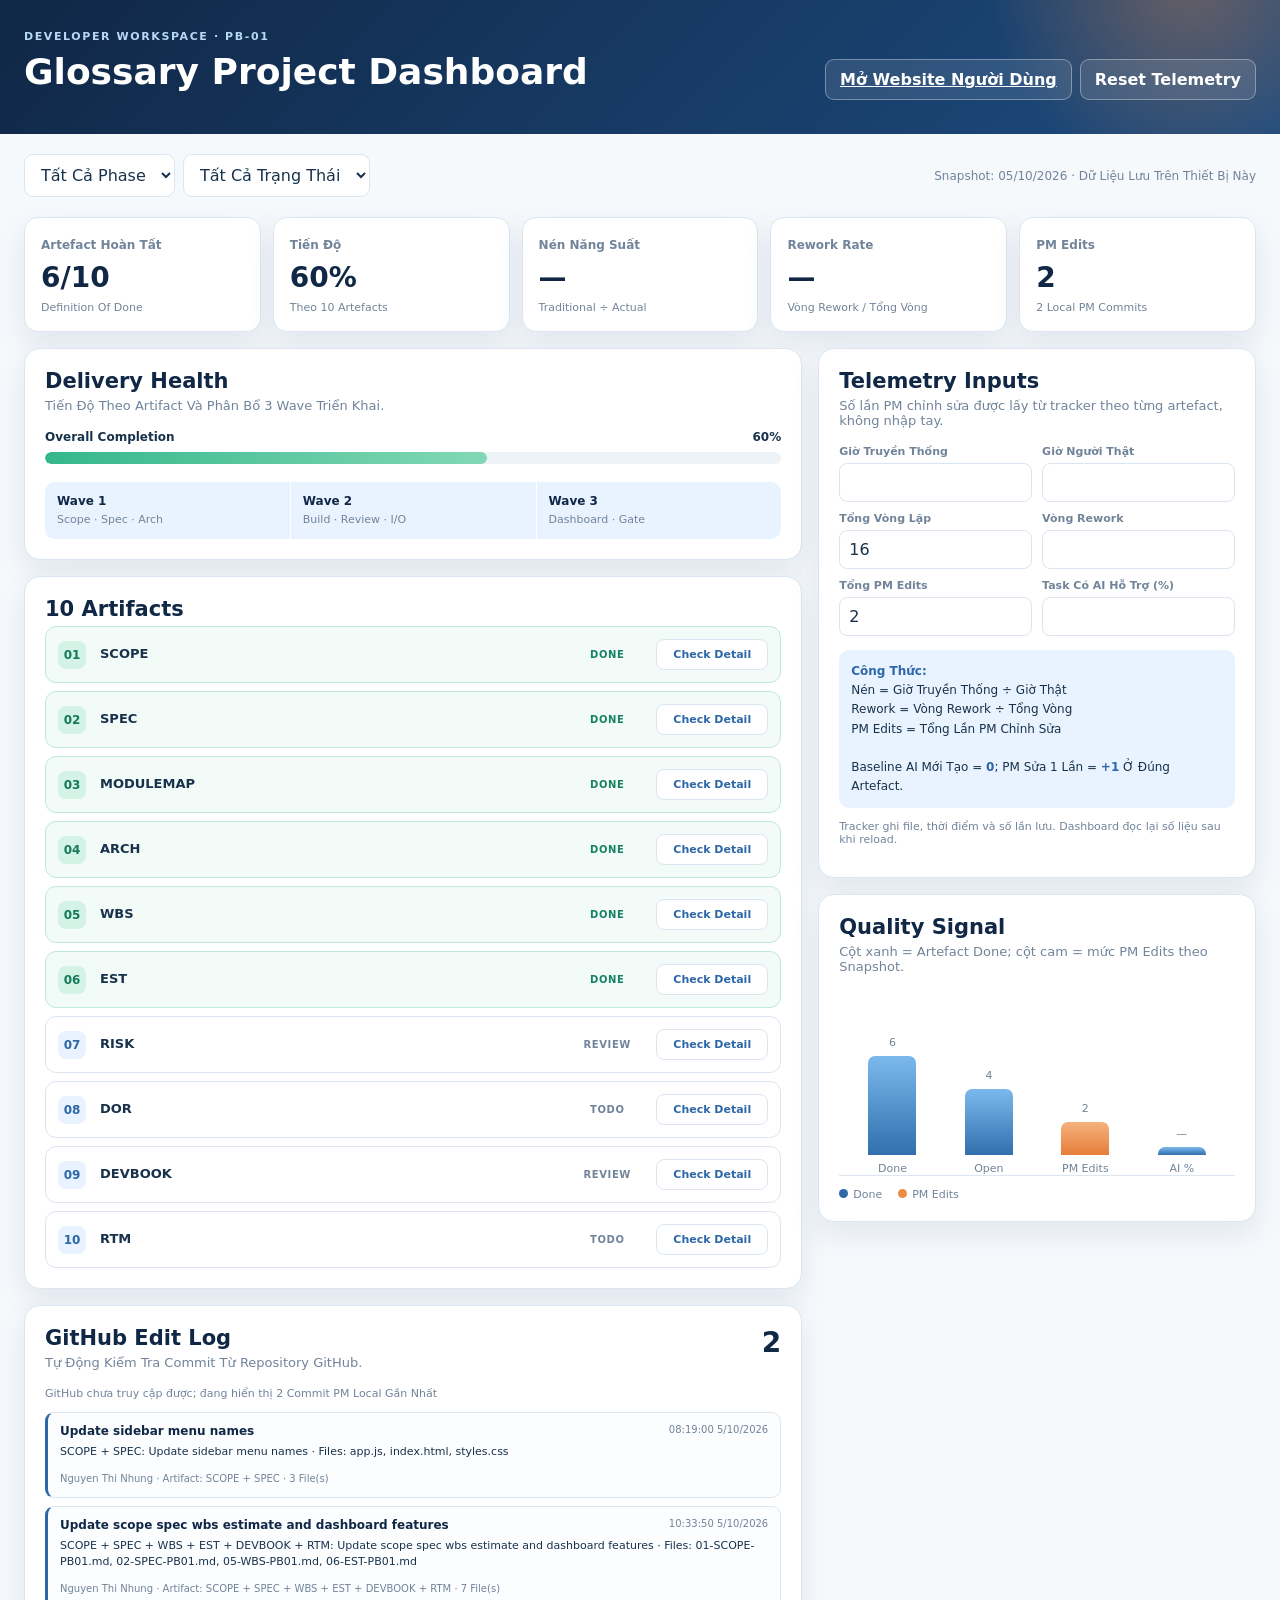
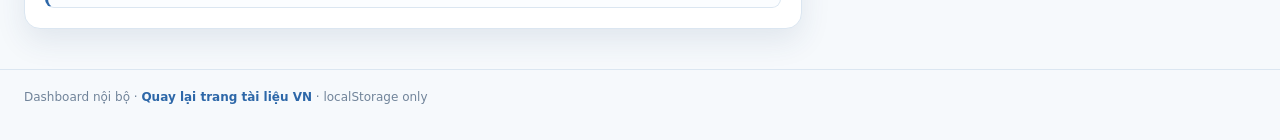
<file: VN/project-dashboard.html>
<!doctype html>
<html lang="vi">
<head>
  <meta charset="utf-8">
  <meta name="viewport" content="width=device-width,initial-scale=1">
  <title>Project Dashboard · Glossary PB-01</title>
  <style>
    :root{--navy:#102746;--blue:#2d67a8;--sky:#e9f3ff;--orange:#f08b45;--mint:#35b78b;--ink:#18324b;--muted:#71849a;--line:#dbe6f1;--paper:#f6f9fc;--white:#fff;--shadow:0 12px 30px rgba(35,72,112,.10);font-family:Inter,ui-sans-serif,system-ui,-apple-system,"Segoe UI",sans-serif;color:var(--ink);background:var(--paper)}
    *{box-sizing:border-box}body{margin:0;background:var(--paper)}button,input,select{font:inherit}button{cursor:pointer}.wrap{max-width:1280px;margin:auto;padding:0 24px}
    header{background:linear-gradient(135deg,var(--navy),#1d4c80);color:#fff;padding:30px 0 34px;position:relative;overflow:hidden}header:after{content:"";position:absolute;width:420px;height:420px;border-radius:50%;right:-120px;top:-230px;background:radial-gradient(circle,rgba(240,139,69,.36),transparent 68%)}.header-inner{position:relative;z-index:1;display:flex;justify-content:space-between;align-items:flex-end;gap:20px}h1,h2,h3,p{margin-top:0}h1{font:700 36px Inter,ui-sans-serif,system-ui,-apple-system,"Segoe UI",sans-serif;margin:8px 0}.eyebrow{font-size:11px;letter-spacing:1.6px;text-transform:uppercase;color:#b7d7f5;font-weight:800}.sub{color:#dceafa;max-width:700px;margin:0}.header-actions{display:flex;gap:8px;flex-wrap:wrap}.btn{border:1px solid rgba(255,255,255,.35);background:rgba(255,255,255,.1);color:#fff;border-radius:9px;padding:10px 14px;font-weight:700}.btn:hover{background:rgba(255,255,255,.2)}
    .toolbar{display:flex;align-items:center;justify-content:space-between;gap:14px;padding:20px 0;flex-wrap:wrap}.filters{display:flex;gap:8px;flex-wrap:wrap}.control{background:#fff;border:1px solid var(--line);border-radius:9px;padding:10px 12px;color:var(--ink)}.last{font-size:12px;color:var(--muted)}
    .kpi-grid{display:grid;grid-template-columns:repeat(5,1fr);gap:12px}.kpi{background:var(--white);border:1px solid var(--line);border-radius:14px;padding:16px;box-shadow:var(--shadow)}.kpi .label{font-size:12px;color:var(--muted);font-weight:700}.kpi strong{display:block;font:700 28px Inter,ui-sans-serif,system-ui,-apple-system,"Segoe UI",sans-serif;color:var(--navy);margin:8px 0 2px}.kpi small{font-size:11px;color:var(--muted)}
    .layout{display:grid;grid-template-columns:minmax(0,1.6fr) minmax(300px,.9fr);gap:16px;margin:16px 0 40px}.panel{background:#fff;border:1px solid var(--line);border-radius:16px;padding:20px;box-shadow:var(--shadow)}.panel h2{font:700 21px Inter,ui-sans-serif,system-ui,-apple-system,"Segoe UI",sans-serif;color:var(--navy);margin-bottom:5px}.panel-lead{font-size:13px;color:var(--muted);margin-bottom:17px}
    .progress-track{height:12px;background:#eef3f8;border-radius:20px;overflow:hidden}.progress-fill{height:100%;background:linear-gradient(90deg,var(--mint),#82d8b6);border-radius:20px;transition:width .25s}.progress-row{display:flex;justify-content:space-between;font-size:12px;font-weight:700;margin:0 0 8px}.chart{height:185px;display:flex;align-items:end;gap:10px;padding:18px 10px 0;border-bottom:1px solid var(--line)}.bar-wrap{height:100%;flex:1;display:flex;flex-direction:column;justify-content:end;align-items:center;gap:7px}.bar{width:100%;max-width:48px;border-radius:7px 7px 0 0;background:linear-gradient(180deg,#7bb9ed,#316fae);min-height:5px;transition:height .25s}.bar-value{font-size:11px;color:var(--muted)}.bar-label{font-size:11px;color:var(--muted);text-align:center}.legend{display:flex;gap:16px;font-size:11px;color:var(--muted);margin-top:12px}.dot{width:9px;height:9px;display:inline-block;border-radius:50%;background:var(--blue);margin-right:5px}.dot.orange{background:var(--orange)}
    .metric-form{display:grid;grid-template-columns:1fr 1fr;gap:10px}.field label{display:block;font-size:11px;font-weight:700;color:var(--muted);margin-bottom:5px}.field input{width:100%;padding:9px;border:1px solid var(--line);border-radius:8px;color:var(--ink)}.formula{margin-top:14px;background:var(--sky);border-radius:10px;padding:12px;font-size:12px;line-height:1.6}.formula b{color:var(--blue)}.note{font-size:11px;color:var(--muted);margin-top:12px}
    .artifact-list{display:flex;flex-direction:column;gap:8px}.artifact{border:1px solid var(--line);border-radius:11px;padding:12px;display:grid;grid-template-columns:32px 1fr 78px 112px;align-items:center;gap:10px;transition:.15s}.artifact:hover{border-color:#86b4dc;transform:translateX(2px)}.artifact.done{background:#f3fbf8;border-color:#bfe9d9}.num{width:28px;height:28px;border-radius:8px;background:var(--sky);color:var(--blue);display:grid;place-items:center;font-size:12px;font-weight:800}.artifact.done .num{background:#d4f3e6;color:#147a5a}.artifact h3{font-size:13px;margin:0 0 2px}.artifact p{font-size:11px;color:var(--muted);margin:0}.status{font-size:10px;text-transform:uppercase;letter-spacing:.6px;font-weight:800;color:var(--muted);white-space:nowrap;text-align:center}.status.done{color:#168263}.detail-button{border:1px solid var(--line);background:#fff;color:var(--blue);border-radius:8px;padding:8px 9px;font-size:11px;font-weight:800}.detail-button:hover{background:var(--sky);border-color:#86b4dc}.status-editor{display:flex;align-items:center;gap:9px;margin:14px 0;padding:10px 12px;border:1px solid var(--line);border-radius:9px;background:var(--sky)}.status-editor label{font-size:12px;font-weight:700;color:var(--muted)}.status-editor select{flex:1;padding:8px 10px;border:1px solid var(--line);border-radius:7px;background:#fff;color:var(--ink);font-weight:700}
    .github-panel-head{display:flex;align-items:flex-start;justify-content:space-between;gap:16px}.github-panel-head h2{margin-bottom:5px}.github-panel-head>strong{font:700 28px Inter,ui-sans-serif,system-ui,-apple-system,"Segoe UI",sans-serif;color:var(--navy)}.github-sync-status{font-size:11px;color:var(--muted);margin:0 0 12px}.github-edit-list{display:grid;gap:8px;max-height:430px;overflow:auto}.github-edit{padding:11px 12px;border:1px solid var(--line);border-left:3px solid var(--blue);border-radius:9px;background:#fbfdff}.github-edit-top{display:flex;justify-content:space-between;gap:12px;align-items:flex-start}.github-edit-top strong{font-size:12px;color:var(--navy)}.github-edit-top time{font-size:10px;color:var(--muted);white-space:nowrap}.github-edit p{font-size:11px;line-height:1.5;color:var(--ink);margin:6px 0}.github-edit small{font-size:10px;color:var(--muted)}
    dialog{max-width:660px;width:calc(100% - 28px);border:1px solid var(--line);border-radius:16px;padding:0;box-shadow:0 24px 70px rgba(16,39,70,.25);color:var(--ink)}dialog::backdrop{background:rgba(16,39,70,.38)}.dialog-body{padding:22px}.dialog-body h2{font:700 24px Inter,ui-sans-serif,system-ui,-apple-system,"Segoe UI",sans-serif;color:var(--navy);margin:0 0 6px}.dialog-meta{font-size:11px;color:var(--mint);font-weight:800;letter-spacing:.5px}.dialog-copy{font-size:14px;line-height:1.7;color:var(--muted);margin:18px 0;max-height:58vh;overflow:auto}.dialog-copy h3{font-size:15px;color:var(--navy);margin:18px 0 5px}.dialog-copy h3:first-child{margin-top:0}.dialog-copy ul,.dialog-copy ol{padding-left:22px;margin:7px 0}.dialog-copy li{margin:4px 0}.dialog-copy pre{background:var(--navy);color:#dff0ff;border-radius:10px;padding:14px;overflow:auto;font-size:12px}.dialog-copy code{background:var(--sky);color:var(--blue);padding:2px 4px;border-radius:4px}.estimate-table,.wbs-table{width:100%;border-collapse:collapse;margin:10px 0 12px;font-size:12px}.estimate-table th,.estimate-table td,.wbs-table th,.wbs-table td{padding:7px 8px;border-bottom:1px solid var(--line);text-align:left}.estimate-table th,.wbs-table th{color:var(--navy);font-weight:800}.estimate-table td:nth-child(2),.estimate-table td:nth-child(3),.estimate-table th:nth-child(2),.estimate-table th:nth-child(3){text-align:right;white-space:nowrap}.wbs-table td:first-child,.wbs-table th:first-child{white-space:nowrap}.estimate-table tfoot th{border-top:2px solid var(--line);border-bottom:0}.estimate-note{padding:10px 12px;border-radius:8px;background:var(--sky);font-size:12px}.dialog-close{border:1px solid var(--line);background:#fff;color:var(--blue);border-radius:8px;padding:9px 13px;font-weight:800}
    .timeline{display:flex;gap:0;margin-top:18px}.phase{flex:1;padding:12px;background:var(--sky);border-right:1px solid #fff}.phase:first-child{border-radius:10px 0 0 10px}.phase:last-child{border-radius:0 10px 10px 0;border:0}.phase b{display:block;font-size:12px;color:var(--navy)}.phase span{font-size:11px;color:var(--muted)}
    footer{border-top:1px solid var(--line);padding:20px 0 36px;color:var(--muted);font-size:12px}.back{color:var(--blue);font-weight:700;text-decoration:none}
    @media(max-width:980px){.kpi-grid{grid-template-columns:repeat(3,1fr)}.layout{grid-template-columns:1fr}}@media(max-width:600px){.wrap{padding:0 14px}h1{font-size:29px}.header-inner{display:block}.header-actions{margin-top:18px}.kpi-grid{grid-template-columns:repeat(2,1fr)}.metric-form{grid-template-columns:1fr}.artifact{grid-template-columns:30px 1fr 78px}.detail-button{grid-column:2 / 4}.chart{gap:5px}.github-edit-top{display:block}.github-edit-top time{display:block;margin-top:4px}}
  </style>
</head>
<body>
  <header><div class="wrap header-inner"><div><div class="eyebrow">Developer Workspace · PB-01</div><h1>Glossary Project Dashboard</h1></div><div class="header-actions"><a class="btn" href="glossary/index.html">Mở Website Người Dùng</a><button class="btn" id="reset">Reset Telemetry</button></div></div></header>
  <main class="wrap">
    <div class="toolbar"><div class="filters"><select class="control" id="phase"><option value="all">Tất Cả Phase</option><option value="foundation">Foundation</option><option value="build">Build</option><option value="quality">Quality</option></select><select class="control" id="statusFilter"><option value="all">Tất Cả Trạng Thái</option><option value="done">Done</option><option value="review">Review</option><option value="todo">Todo</option></select></div><span class="last">Snapshot: 05/10/2026 · Dữ Liệu Lưu Trên Thiết Bị Này</span></div>
    <section class="kpi-grid" aria-label="KPI Dự Án"><div class="kpi"><span class="label">Artefact Hoàn Tất</span><strong id="doneKpi">0/10</strong><small>Definition Of Done</small></div><div class="kpi"><span class="label">Tiến Độ</span><strong id="progressKpi">0%</strong><small>Theo 10 Artefacts</small></div><div class="kpi"><span class="label">Nén Năng Suất</span><strong id="compressionKpi">0×</strong><small>Traditional ÷ Actual</small></div><div class="kpi"><span class="label">Rework Rate</span><strong id="reworkKpi">0%</strong><small>Vòng Rework / Tổng Vòng</small></div><div class="kpi"><span class="label">PM Edits</span><strong id="editKpi">0</strong><small id="editKpiNote">Unique PM Commits</small></div></section>
    <div class="layout">
      <div>
        <section class="panel"><h2>Delivery Health</h2><p class="panel-lead">Tiến Độ Theo Artifact Và Phân Bổ 3 Wave Triển Khai.</p><div class="progress-row"><span>Overall Completion</span><span id="progressText">0%</span></div><div class="progress-track"><div class="progress-fill" id="progressFill"></div></div><div class="timeline"><div class="phase"><b>Wave 1</b><span>Scope · Spec · Arch</span></div><div class="phase"><b>Wave 2</b><span>Build · Review · I/O</span></div><div class="phase"><b>Wave 3</b><span>Dashboard · Gate</span></div></div></section>
        <section class="panel" style="margin-top:16px"><h2>10 Artifacts</h2><div class="artifact-list" id="artifactList"></div></section>
        <section class="panel" style="margin-top:16px"><div class="github-panel-head"><div><h2>GitHub Edit Log</h2><p class="panel-lead">Tự Động Kiểm Tra Commit Từ Repository GitHub.</p></div><strong id="githubCommitCount">—</strong></div><p class="github-sync-status" id="githubSyncStatus">Đang Kiểm Tra GitHub…</p><div class="github-edit-list" id="githubEditList"></div></section>
      </div>
      <aside>
        <section class="panel"><h2>Telemetry Inputs</h2><p class="panel-lead">Số lần PM chỉnh sửa được lấy từ tracker theo từng artefact, không nhập tay.</p><div class="metric-form"><div class="field"><label for="traditional">Giờ Truyền Thống</label><input id="traditional" type="number" min="0" step="0.5"></div><div class="field"><label for="actual">Giờ Người Thật</label><input id="actual" type="number" min="0" step="0.5"></div><div class="field"><label for="loops">Tổng Vòng Lặp</label><input id="loops" type="number" min="0" step="1"></div><div class="field"><label for="rework">Vòng Rework</label><input id="rework" type="number" min="0" step="1"></div><div class="field"><label for="artefacts">Tổng PM Edits</label><input id="artefacts" type="number" min="0" step="1" readonly></div><div class="field"><label for="aiTasks">Task Có AI Hỗ Trợ (%)</label><input id="aiTasks" type="number" min="0" max="100" step="1"></div></div><div class="formula"><b>Công Thức:</b><br>Nén = Giờ Truyền Thống ÷ Giờ Thật<br>Rework = Vòng Rework ÷ Tổng Vòng<br>PM Edits = Tổng Lần PM Chỉnh Sửa<br><br>Baseline AI Mới Tạo = <b>0</b>; PM Sửa 1 Lần = <b>+1</b> Ở Đúng Artefact.</div><p class="note">Tracker ghi file, thời điểm và số lần lưu. Dashboard đọc lại số liệu sau khi reload.</p></section>
        <section class="panel" style="margin-top:16px"><h2>Quality Signal</h2><p class="panel-lead">Cột xanh = Artefact Done; cột cam = mức PM Edits theo Snapshot.</p><div class="chart" id="chart"></div><div class="legend"><span><i class="dot"></i>Done</span><span><i class="dot orange"></i>PM Edits</span></div></section>
      </aside>
    </div>
  </main>
  <footer><div class="wrap">Dashboard nội bộ · <a class="back" href="index.html#tailieu">Quay lại trang tài liệu VN</a> · localStorage only</div></footer>
  <dialog id="detailDialog"><div class="dialog-body"><h2 id="detailTitle">Artefact</h2><div class="dialog-meta" id="detailMeta"></div><div class="status-editor"><label for="detailStatus">Edit status</label><select id="detailStatus"><option value="todo">TODO</option><option value="review">Review</option><option value="done">Done</option></select></div><div class="dialog-copy" id="detailBody"></div><button class="dialog-close" id="closeDetail" type="button">Đóng</button></div></dialog>
  <script src="project-telemetry.js"></script>
  <script>
    const artifacts=[
      {id:'01',file:'SCOPE-PB01.md',desc:'Làm rõ mục tiêu, người dùng, boundary',phase:'foundation',status:'done',pmEdits:0,detail:`<h3>Mục tiêu</h3><p>Xây dựng từ điển IT cá nhân chạy ngay trong trình duyệt, giúp người học lưu, tra cứu và ôn thuật ngữ tiếng Anh theo ngữ cảnh.</p><h3>Người dùng</h3><p>Người học/người làm IT cần một kho thuật ngữ riêng, tìm được từ trong vài giây và biết mình đang học đến đâu.</p><h3>In-scope MVP</h3><ul><li>Thư viện từ, tìm kiếm theo từ/nghĩa/thẻ và quản lý chủ đề.</li><li>Lọc theo lĩnh vực, yêu thích, mới thêm và đã nắm vững.</li><li>Thêm/sửa/xóa, chi tiết song ngữ, flashcard.</li><li>Khu vực Ôn tập gồm lịch sử học tập, phân tích năng lực, bài test và thống kê kết quả.</li><li>Đề test 10–15 câu bằng tiếng Anh, lấy dữ liệu trực tiếp từ Thư viện và hiển thị kết quả từng câu.</li><li>Import/export JSON/CSV, lưu dữ liệu, lịch sử test và theme bằng localStorage.</li><li>Developer dashboard, 10 artefact và telemetry.</li></ul><h3>Out-of-scope</h3><p>Login, đồng bộ cloud, audio, thanh toán và GPT automation.</p><h3>Success target</h3><p>Tìm từ ≤ 3 giây, dữ liệu không mất sau refresh, kết quả test lưu được và 10/10 artefact có hồ sơ.</p>`},
      {id:'02',file:'SPEC-PB01.md',desc:'Chức năng, NFR, acceptance criteria',phase:'foundation',status:'done',pmEdits:0,detail:`<h3>User stories</h3><ul><li><b>US-01:</b> tìm thuật ngữ tức thì theo từ/nghĩa/thẻ.</li><li><b>US-02:</b> lọc theo tiến độ học.</li><li><b>US-03:</b> mở detail có nghĩa, ví dụ, context, status.</li><li><b>US-04:</b> thêm term với validation term + meaning.</li><li><b>US-05:</b> ôn flashcard, flip, next, mastered.</li><li><b>US-06/07:</b> export/import JSON/CSV, skip record trùng.</li><li><b>US-08:</b> tạo chủ đề và cập nhật kho test theo Thư viện.</li><li><b>US-09/10:</b> làm test 10–15 câu nhiều dạng và xem kết quả đúng/tổng, đáp án đúng/sai.</li><li><b>US-11:</b> xem lịch sử, xu hướng sai, mẹo nhớ và biểu đồ điểm.</li></ul><h3>NFR</h3><p>Static-first, responsive từ 320px, keyboard focus rõ, dữ liệu chỉ lưu trên thiết bị, không request API và tương thích browser hiện đại.</p><h3>Error rules</h3><p>File sai định dạng phải báo toast; record thiếu term bị bỏ qua; xóa term phải confirm; import không overwrite dữ liệu cũ; chưa chọn đáp án thì không được chuyển câu.</p>`},
      {id:'03',file:'MODULEMAP-PB01.md',desc:'Module map và backlog MVP',phase:'foundation',status:'done',pmEdits:0,detail:`<h3>7 module</h3><ol><li><b>M1 Shell/UI:</b> topbar, sidebar, responsive layout.</li><li><b>M2 Library:</b> list, search, sort, filter, count.</li><li><b>M3 Term CRUD:</b> form, detail, validation, persistence.</li><li><b>M4 Review:</b> flashcard, queue, mastered.</li><li><b>M5 Data I/O:</b> import/export JSON/CSV.</li><li><b>M6 Preferences:</b> theme và settings.</li><li><b>M7 Dashboard:</b> status, KPI, telemetry, detail.</li></ol><h3>Backlog slice</h3><p>Baseline UI → search/filter → CRUD → review → import/export → dashboard + quality gate.</p><h3>Walking slice</h3><p>Mở trang → tìm “API” → xem detail → đổi status → refresh vẫn còn dữ liệu.</p>`},
      {id:'04',file:'ARCH-PB01.md',desc:'Kiến trúc static-first và data contract',phase:'foundation',status:'done',pmEdits:0,detail:`<h3>Runtime architecture</h3><pre>Browser<br>├─ glossary/index.html<br>├─ glossary/styles.css<br>└─ glossary/app.js<br>   └─ localStorage<br><br>Developer<br>└─ project-dashboard.html</pre><h3>Data contract</h3><p>Mỗi term có <code>id</code>, <code>term</code>, <code>meaning_vi</code>, <code>domains</code>, <code>roles</code>, <code>difficulty</code>, <code>status</code>, <code>favorite</code> và <code>updated_at</code>.</p><h3>Quyết định kỹ thuật</h3><ul><li>HTML/CSS/JS thuần, không build step.</li><li>Native dialog cho detail/settings/form.</li><li>Dashboard tách khỏi UI người dùng.</li><li>Local-first; cloud sync để phase sau.</li></ul>`},
      {id:'05',file:'WBS-PB01.md',desc:'Work Breakdown Structure, dependencies và acceptance',phase:'build',status:'done',pmEdits:0,detail:`<h3>WBS cấp 1 — Chloe's Glossary AI</h3><p>Phạm vi được chia thành 3 wave. Mỗi work package phải có đầu ra kiểm chứng được trước khi chuyển sang package phụ thuộc.</p><h3>Wave 1 — Foundation</h3><table class="wbs-table"><thead><tr><th>WP</th><th>Work Package</th><th>Đầu ra</th><th>Phụ thuộc</th></tr></thead><tbody><tr><td>1.1</td><td>Scope</td><td>Project Scope đã chốt</td><td>—</td></tr><tr><td>1.2</td><td>Specification</td><td>User story, NFR, acceptance criteria</td><td>1.1</td></tr><tr><td>1.3</td><td>Module Map</td><td>Module, backlog slice và boundary</td><td>1.1, 1.2</td></tr><tr><td>1.4</td><td>Architecture</td><td>Static-first runtime và data contract</td><td>1.2, 1.3</td></tr></tbody></table><h3>Wave 2 — Product Build</h3><table class="wbs-table"><thead><tr><th>WP</th><th>Work Package</th><th>Đầu ra</th><th>Phụ thuộc</th></tr></thead><tbody><tr><td>2.1</td><td>Library</td><td>Search, filter, topic và term list</td><td>1.4</td></tr><tr><td>2.2</td><td>Term CRUD</td><td>Add, edit, delete, detail và validation</td><td>2.1</td></tr><tr><td>2.3</td><td>Review & Test</td><td>Flashcard, test question và test result</td><td>2.2</td></tr><tr><td>2.4</td><td>Data I/O</td><td>Import/export JSON/CSV và persistence</td><td>2.2</td></tr><tr><td>2.5</td><td>Preferences</td><td>Settings, theme và localStorage state</td><td>2.1, 2.2</td></tr></tbody></table><h3>Wave 3 — Operate & Quality</h3><table class="wbs-table"><thead><tr><th>WP</th><th>Work Package</th><th>Đầu ra</th><th>Phụ thuộc</th></tr></thead><tbody><tr><td>3.1</td><td>Developer Dashboard</td><td>KPI, 10 artefacts, detail và PM edit sync</td><td>1.1, 1.2, 2.1–2.5</td></tr><tr><td>3.2</td><td>Estimate & Risk</td><td>Estimate, trade-off và risk register</td><td>1.3, 2.1–2.5</td></tr><tr><td>3.3</td><td>SIT/UAT Gate</td><td>Scenario test, evidence và release decision</td><td>3.1, 3.2</td></tr><tr><td>3.4</td><td>Telemetry</td><td>Compression, rework, AI adoption và PM edits</td><td>3.1, 3.3</td></tr></tbody></table><h3>Acceptance Checklist</h3><ul><li>Mỗi package có output cụ thể và trace được về artefact tương ứng.</li><li>Package chỉ được đánh dấu Done khi dependency trước đó đã hoàn tất.</li><li>Luồng tối thiểu chạy được: tìm term → xem detail → cập nhật trạng thái → refresh vẫn giữ dữ liệu.</li><li>Release gate phải có SIT/UAT evidence và dashboard phản ánh đúng trạng thái.</li></ul><h3>Milestone</h3><p><b>M1 Foundation Ready:</b> 1.1–1.4 hoàn tất. <b>M2 MVP Usable:</b> 2.1–2.5 chạy end-to-end. <b>M3 Release Ready:</b> 3.1–3.4 có evidence và không còn P0/P1 chưa xử lý.</p>`},
      {id:'06',file:'EST-PB01.md',desc:'Estimate 3-point và trade-off',phase:'build',status:'review',pmEdits:0,detail:`<h3>Estimate 3-point</h3><p>9 work package được estimate theo O/M/P và PERT.</p><table class="estimate-table"><thead><tr><th>Work Package</th><th>Time</th><th>Man-Month</th></tr></thead><tbody><tr><td>Scope/spec</td><td>3.08h</td><td>0.019 MM</td></tr><tr><td>Data/architecture</td><td>2.58h</td><td>0.016 MM</td></tr><tr><td>Library</td><td>4.08h</td><td>0.026 MM</td></tr><tr><td>CRUD</td><td>3.50h</td><td>0.022 MM</td></tr><tr><td>Review</td><td>2.58h</td><td>0.016 MM</td></tr><tr><td>Import/export</td><td>2.67h</td><td>0.017 MM</td></tr><tr><td>Dashboard</td><td>3.17h</td><td>0.020 MM</td></tr><tr><td>SIT/UAT</td><td>3.17h</td><td>0.020 MM</td></tr><tr><td>PM review/log</td><td>2.00h</td><td>0.013 MM</td></tr></tbody><tfoot><tr><th>Total PERT base</th><th>26.83h</th><th>0.168 MM</th></tr><tr><th>Planning budget (+15%)</th><th>30.85h</th><th>0.193 MM</th></tr></tfoot></table><p class="estimate-note"><b>Quy ước:</b> 1 Man-Month = 160 giờ làm việc. Man-Month = Time ÷ 160. Tổng hiện tại tương đương khoảng 3.4 ngày công, vì vậy đây là estimate cho MVP/scope tinh gọn, chưa phải effort cho một hệ thống production đầy đủ.</p><h3>Trade-off</h3><p>Nếu vượt budget, giữ search, detail, review, import validation và persistence; hoãn audio, cloud sync và GPT automation.</p><h3>Telemetry</h3><p>PM-edit baseline của tracker mới là 0; mỗi PM chỉnh file một lần sẽ tăng 1 ở đúng artefact.</p>`},
      {id:'07',file:'RISK-DELEGATION-PB01.md',desc:'Risk register + Delegation Map',phase:'build',status:'review',pmEdits:0,detail:`<h3>Risk register</h3><ul><li><b>R1:</b> encoding tiếng Việt bị lỗi — lưu UTF-8, kiểm tra browser.</li><li><b>R2:</b> mất localStorage — export backup, test reload.</li><li><b>R3:</b> import bẩn/trùng — validate, skip, toast.</li><li><b>R4:</b> dashboard bịa số — bắt buộc nguồn + công thức.</li><li><b>R5:</b> scope creep — hard-stop ở out-of-scope.</li></ul><h3>Delegation map</h3><p>L3/A cho draft artefact; L4/A+ cho code có diff + smoke test; L2/A cho dữ liệu người dùng; L1/A cho scope; L0/A+ cho xóa hoặc đổi cấu trúc lớn.</p><h3>Fail-closed</h3><p>Không merge khi file không mở, P0 fail, import làm mất dữ liệu hoặc telemetry thiếu nguồn.</p>`},
      {id:'08',file:'DOR-PB01.md',desc:'Definition of Ready + walking skeleton',phase:'quality',status:'todo',pmEdits:0,detail:`<h3>Ready checklist</h3><ul><li>Mục tiêu và người dùng rõ.</li><li>Acceptance criteria kiểm thử được.</li><li>Module, dependency và owner đã chỉ ra.</li><li>Có estimate và rủi ro chính.</li><li>Có fixture/evidence để verify.</li></ul><h3>Walking skeleton</h3><p>Mở website → tìm “API” → mở một term → xem nghĩa → đổi status → refresh và xác nhận dữ liệu vẫn còn.</p><h3>Ý nghĩa</h3><p>Không build task mới khi chưa có đường kiểm chứng end-to-end tối thiểu.</p>`},
      {id:'09',file:'DEVBOOK-PB01.md',desc:'Decision log và AI review',phase:'quality',status:'review',pmEdits:0,detail:`<h3>Decision log</h3><ul><li>Giữ MVP static-first để chạy offline, không setup backend.</li><li>Gộp Risk + Delegation và RTM + SIT/UAT + Telemetry để đủ quota 10 artefact.</li><li>Tách dashboard developer khỏi user UI để không làm người dùng rối.</li></ul><h3>AI review evidence</h3><ul><li>Không chọn chart library để giảm dependency.</li><li>Không mở rộng sang backend/sync ở MVP.</li><li>Dashboard phải có nguồn, công thức và phân biệt estimate/actual.</li></ul><h3>Known gaps</h3><p>Chưa có automated regression runner; hiện dùng smoke test browser. GitHub edit log được đồng bộ khi Dashboard mở và repository public.</p>`},
      {id:'10',file:'RTM-SIT-UAT-TELEMETRY-PB01.md',desc:'Traceability, test gate và telemetry',phase:'quality',status:'todo',pmEdits:0,detail:`<h3>Traceability</h3><p>US-01/02 → Library → SIT-01/02; US-03/04 → CRUD → SIT-03/04; US-05 → Review → SIT-05; US-06/07 → I/O → SIT-06/07; Dashboard → SIT-08.</p><h3>SIT/UAT gate</h3><p>8 scenario: search, filter, validation, persistence, flashcard, export, import duplicate và dashboard filter đều phải pass. UAT đạt khi người dùng hoàn thành flow tìm → hiểu → đánh dấu → ôn không cần hướng dẫn trực tiếp.</p><h3>Telemetry</h3><ul><li>Compression = traditional hours / actual hours.</li><li>AI adoption = task có AI / tổng task.</li><li>Rework rate = vòng rework / tổng vòng.</li><li>PM-edit rate = PM-edit / 10 artefact.</li></ul>`}
    ];
    artifacts.find(item=>item.id==='06').status='done';
    const originalWbsDetail=artifacts.find(item=>item.id==='05')?.detail;
    const wbsArtifact=artifacts.find(item=>item.id==='05');
    if(wbsArtifact)wbsArtifact.detail=`<h3>WBS cấp 1 — Chloe's Glossary AI</h3><p><b>Trạng thái:</b> Done · Baseline mới: <b>76h / 0.475 MM</b> (160h = 1 MM).</p><table class="wbs-table"><thead><tr><th>WP</th><th>Work Package</th><th>Hours</th><th>MM</th></tr></thead><tbody><tr><td>1</td><td>Scope &amp; Spec</td><td>5h</td><td>0.031</td></tr><tr><td>2</td><td>Data Model &amp; Architecture</td><td>5h</td><td>0.031</td></tr><tr><td>3</td><td>Library / Asset Setup</td><td>4h</td><td>0.025</td></tr><tr><td>4</td><td>CRUD Features</td><td>8h</td><td>0.050</td></tr><tr><td>5</td><td>Dashboard &amp; Analytics</td><td>8h</td><td>0.050</td></tr><tr><td>6</td><td>Import / Export</td><td>5h</td><td>0.031</td></tr><tr><td>7</td><td>Review &amp; Refactoring</td><td>4h</td><td>0.025</td></tr><tr><td>8</td><td>SIT / UAT</td><td>6h</td><td>0.038</td></tr><tr><td>9</td><td>PM / Documentation / Logs</td><td>6h</td><td>0.038</td></tr><tr><td>10</td><td>Git / Deploy / Environment Setup</td><td>8h</td><td>0.050</td></tr><tr><td>11</td><td>Learning &amp; Research Buffer</td><td>10h</td><td>0.063</td></tr><tr><td>12</td><td>Rework Buffer</td><td>7h</td><td>0.044</td></tr></tbody><tfoot><tr><th colspan="2">TOTAL</th><th>76h</th><th>0.475 MM</th></tr></tfoot></table><h3>Rolling Wave</h3><p>Wave 1: WP 1–3 · Wave 2: WP 4–7 · Wave 3: WP 8–10 · Buffer: WP 11–12.</p><h3>Acceptance Checklist</h3><ul><li>Mỗi package có output, Hours, MM và deliverable cụ thể.</li><li>Dashboard hiển thị đúng 10 artifact và PM Edit theo commit.</li><li>WBS được đánh dấu Done sau khi baseline 76h/0.475 MM đã sync với file Markdown.</li></ul>`;
    const estArtifact=artifacts.find(item=>item.id==='06');
    if(estArtifact)estArtifact.detail=`<h3>Estimate baseline</h3><p>Estimate hiện hành theo WBS 1.2: <b>76h / 0.475 MM</b>, quy ước 160h = 1 MM.</p><table class="estimate-table"><thead><tr><th>Work Package</th><th>Hours</th><th>Man-Month</th></tr></thead><tbody><tr><td>Scope &amp; Spec</td><td>5h</td><td>0.031 MM</td></tr><tr><td>Data Model &amp; Architecture</td><td>5h</td><td>0.031 MM</td></tr><tr><td>Library / Asset Setup</td><td>4h</td><td>0.025 MM</td></tr><tr><td>CRUD Features</td><td>8h</td><td>0.050 MM</td></tr><tr><td>Dashboard &amp; Analytics</td><td>8h</td><td>0.050 MM</td></tr><tr><td>Import / Export</td><td>5h</td><td>0.031 MM</td></tr><tr><td>Review &amp; Refactoring</td><td>4h</td><td>0.025 MM</td></tr><tr><td>SIT / UAT</td><td>6h</td><td>0.038 MM</td></tr><tr><td>PM / Documentation / Logs</td><td>6h</td><td>0.038 MM</td></tr><tr><td>Git / Deploy / Environment Setup</td><td>8h</td><td>0.050 MM</td></tr><tr><td>Learning &amp; Research Buffer</td><td>10h</td><td>0.063 MM</td></tr><tr><td>Rework Buffer</td><td>7h</td><td>0.044 MM</td></tr></tbody><tfoot><tr><th>TOTAL</th><th>76h</th><th>0.475 MM</th></tr></tfoot></table><p class="estimate-note"><b>Công thức:</b> Man-Month = Hours ÷ 160. Đây là baseline kế hoạch hiện hành, không phải số giờ thực tế.</p>`;
    // WBS detail uses the current 12-package / 76h baseline above.
    const artifactStatusKey='pb01-artifact-status-v1';
    try{const savedStatuses=JSON.parse(localStorage.getItem(artifactStatusKey)||'{}');artifacts.forEach(item=>{if(['todo','review','done'].includes(savedStatuses[item.id]))item.status=savedStatuses[item.id]})}catch(error){}
    const riskArtifact=artifacts.find(item=>item.id==='07');
    if(riskArtifact)riskArtifact.detail+=`<h3>R8 — GitHub sync delay</h3><p>Dashboard có thể chưa cập nhật kịp PM Edit sau khi commit đã được push lên GitHub, khiến KPI và phân bổ theo artifact bị trễ hoặc chưa chính xác.</p><ul><li>Reload Dashboard để gọi lại GitHub API.</li><li>Kiểm tra thời điểm sync và commit mới nhất trong GitHub Edit Log.</li><li>Không chốt số liệu khi trạng thái sync chưa xác nhận.</li></ul>`;
    const telemetry=window.PB01_TELEMETRY||{artifacts:{}};
    // Seed the latest verified local PM commit immediately; GitHub can refine this asynchronously.
    let githubPmEditCount=2;
    const GITHUB_REPO='NhungNguyen111/Chloe-Glossary-AI';
    artifacts.forEach(a=>{const tracked=telemetry.artifacts?.[a.file]?.pmEdits;a.pmEdits=telemetry.historyStatus==='unavailable-before-tracker'?null:(typeof tracked==='number'?tracked:0);a.githubEdits=0});
    artifacts.filter(a=>a.file==='SCOPE-PB01.md'||a.file==='SPEC-PB01.md').forEach(a=>a.githubEdits=2);
    artifacts.filter(a=>a.file==='WBS-PB01.md'||a.file==='EST-PB01.md'||a.file==='DEVBOOK-PB01.md'||a.file==='RTM-SIT-UAT-TELEMETRY-PB01.md').forEach(a=>a.githubEdits=1);
    const defaults={traditional:null,actual:null,loops:16,rework:null,artefacts:null,aiTasks:null};
    const $=id=>document.getElementById(id); const load=JSON.parse(localStorage.getItem('pb01-dashboard-v3')||'null')||defaults;
    ['traditional','actual','loops','rework','artefacts','aiTasks'].forEach(id=>{$(id).value=load[id];$(id).addEventListener('input',update)});
    function doneCount(){return artifacts.filter(a=>a.status==='done').length}
    function editCount(){return artifacts.some(a=>a.pmEdits===null)?null:artifacts.reduce((sum,a)=>sum+a.pmEdits,0)}
    function update(){const traditional=+$('traditional').value||0,actual=+$('actual').value||0,loops=+$('loops').value||0,rework=+$('rework').value||0,edits=githubPmEditCount??editCount();const done=doneCount();const progress=Math.round(done/10*100);$('doneKpi').textContent=done+'/10';$('progressKpi').textContent=progress+'%';$('progressText').textContent=progress+'%';$('progressFill').style.width=progress+'%';$('compressionKpi').textContent=(actual?traditional/actual:0).toFixed(2)+'×';$('reworkKpi').textContent=(loops?Math.round(rework/loops*100):0)+'%';$('editKpi').textContent=edits===null?'…':edits;$('artefacts').value=edits===null?0:edits;localStorage.setItem('pb01-dashboard',JSON.stringify({traditional,actual,loops,rework,artefacts:edits,aiTasks:+$('aiTasks').value||0}));renderChart(done,edits||0);renderArtifacts()}
    function shortArtifactName(file){return ({'SCOPE-PB01.md':'SCOPE','SPEC-PB01.md':'SPEC','MODULEMAP-PB01.md':'MODULEMAP','ARCH-PB01.md':'ARCH','WBS-PB01.md':'WBS','EST-PB01.md':'EST','RISK-DELEGATION-PB01.md':'RISK','DOR-PB01.md':'DOR','DEVBOOK-PB01.md':'DEVBOOK','RTM-SIT-UAT-TELEMETRY-PB01.md':'RTM'})[file]||file.replace(/-PB01\.md$/,'')}
    function fullArtifactName(file){return ({'SCOPE-PB01.md':'Project Scope','SPEC-PB01.md':'Product Specification','MODULEMAP-PB01.md':'Module Map','ARCH-PB01.md':'Software Architecture','WBS-PB01.md':'Work Breakdown Structure','EST-PB01.md':'Estimate','RISK-DELEGATION-PB01.md':'Risk Register & Delegation Map','DOR-PB01.md':'Definition of Ready','DEVBOOK-PB01.md':'Development Decision Book','RTM-SIT-UAT-TELEMETRY-PB01.md':'Requirements Traceability Matrix, SIT/UAT & Telemetry'})[file]||file.replace(/-PB01\.md$/,'')}
    function renderArtifacts(){const phase=$('phase').value,status=$('statusFilter').value;const list=artifacts.filter(a=>(phase==='all'||a.phase===phase)&&(status==='all'||a.status===status));$('artifactList').innerHTML=list.map(a=>`<article class="artifact ${a.status==='done'?'done':''}"><div class="num">${a.id}</div><div><h3>${shortArtifactName(a.file)}</h3></div><span class="status ${a.status==='done'?'done':''}">${a.status}</span><button class="detail-button" data-id="${a.id}" type="button">Check Detail</button></article>`).join('')||'<p class="note">Không có hạng mục phù hợp bộ lọc.</p>'}
    function openDetail(id){const a=artifacts.find(item=>item.id===id);if(!a)return;$('detailTitle').textContent=fullArtifactName(a.file);$('detailMeta').textContent=a.status.toUpperCase();$('detailStatus').value=a.status;$('detailStatus').dataset.id=id;$('detailBody').innerHTML=a.detail;$('detailDialog').showModal()}
    function renderChart(done,edits){const vals=[done,Math.max(0,10-done),edits,Math.max(0,10-edits),+$('aiTasks').value||0];const labels=['Done','Open','PM Edits','Gap','AI %'];const max=Math.max(...vals,10); $('chart').innerHTML=vals.map((v,i)=>`<div class="bar-wrap"><span class="bar-value">${v}${i===4?'%':''}</span><div class="bar" style="height:${Math.max(5,v/max*100)}%;background:${i===2||i===3?'linear-gradient(180deg,#f5b27e,#e77d39)':''}"></div><span class="bar-label">${labels[i]}</span></div>`).join('')}
    function escapeHtml(value=''){return String(value).replace(/[&<>"']/g,character=>({'&':'&amp;','<':'&lt;','>':'&gt;','"':'&quot;',"'":'&#39;'}[character]))}
    function scopeForFiles(files){const scopes=new Set();files.forEach(file=>{const name=file.filename||file;if(name.includes('/glossary/'))scopes.add('Glossary');else if(name.includes('project-dashboard'))scopes.add('Dashboard');else if(name.includes('project-telemetry'))scopes.add('Telemetry');else if(name.includes('01-SCOPE'))scopes.add('Scope');else if(name.includes('02-SPEC'))scopes.add('Spec');else if(name.includes('project-glossary'))scopes.add('Project docs');else if(name.includes('/docs/'))scopes.add('Docs');else scopes.add('Project')});return [...scopes].join(' + ')}
    function isBaselineCommit(commit){const message=(commit.commit?.message||'').toLowerCase();return message.startsWith('initial commit')||message.startsWith('merge ')||message.startsWith('rename project')}
    function artifactsForCommit(files,commit){const names=files.map(file=>(file.filename||'').split('/').pop().replace(/^\d+-/,''));const matches=[];const add=name=>{const artifact=artifacts.find(item=>item.file===name);if(artifact&&!matches.includes(artifact))matches.push(artifact)};names.forEach(name=>{const exact=artifacts.find(item=>item.file===name);if(exact)add(exact.file)});const paths=files.map(file=>file.filename||'').join(' ').toLowerCase();const message=(commit.commit?.message||'').toLowerCase();if(paths.includes('/glossary/')){add('SCOPE-PB01.md');add('SPEC-PB01.md')}if(paths.includes('project-dashboard')||paths.includes('project-telemetry'))add('RTM-SIT-UAT-TELEMETRY-PB01.md');if(message.includes('scope'))add('SCOPE-PB01.md');if(message.includes('spec'))add('SPEC-PB01.md');if(message.includes('estimate')||message.includes('est'))add('EST-PB01.md');return matches}
    function basicEditDescription(commit,files,artifactsForEdit){const message=(commit.commit?.message||'GitHub Update').split('\n')[0].trim();const changed=files.slice(0,4).map(file=>file.filename.split('/').pop()).join(', ');const scope=artifactsForEdit.length?artifactsForEdit.map(artifact=>shortArtifactName(artifact.file)).join(' + '):'Project';return `${scope}: ${message}${changed?` · Files: ${changed}`:''}`}
    async function loadGithubEdits(){const status=$('githubSyncStatus'),list=$('githubEditList');try{const response=await fetch(`https://api.github.com/repos/${GITHUB_REPO}/commits?per_page=30`,{headers:{Accept:'application/vnd.github+json'}});if(!response.ok)throw new Error(`GitHub HTTP ${response.status}`);const commits=await response.json();const details=await Promise.all(commits.map(async commit=>{const detailResponse=await fetch(`https://api.github.com/repos/${GITHUB_REPO}/commits/${commit.sha}`,{headers:{Accept:'application/vnd.github+json'}});return detailResponse.ok?detailResponse.json():commit}));const isPmCommit=detail=>{const author=`${detail.commit?.author?.name||''} ${detail.commit?.author?.email||''} ${detail.author?.login||''}`.toLowerCase();return author.includes('nhung')||author.includes('nhungnt75')};const pmDetails=details.filter(isPmCommit);const baselineCount=pmDetails.filter(isBaselineCommit).length;const shown=pmDetails.filter(detail=>!isBaselineCommit(detail));artifacts.forEach(artifact=>{artifact.githubEdits=0});const assignments=shown.map(detail=>({detail,files:detail.files||[],artifactList:artifactsForCommit(detail.files||[],detail)}));assignments.forEach(item=>item.artifactList.forEach(artifact=>artifact.githubEdits++));githubPmEditCount=shown.length;$('githubCommitCount').textContent=shown.length;$('editKpi').textContent=shown.length;$('editKpiNote').textContent='Unique PM Commits Từ GitHub';$('artefacts').value=shown.length;renderChart(doneCount(),shown.length);status.textContent=`Đã đồng bộ ${shown.length} PM Edit · ${shown.reduce((sum,item)=>sum+item.artifactList.length,0)} Artifact Contributions · Bỏ qua ${baselineCount} Commit Khởi Tạo/Merge · ${new Date().toLocaleString('vi-VN')}`;list.innerHTML=assignments.map(({detail,files,artifactList})=>{const author=detail.commit?.author?.name||detail.author?.login||'Unknown';return `<article class="github-edit"><div class="github-edit-top"><strong>${escapeHtml(detail.commit?.message?.split('\n')[0]||'GitHub Update')}</strong><time>${new Date(detail.commit?.author?.date||detail.committer?.date||Date.now()).toLocaleString('vi-VN')}</time></div><p>${escapeHtml(basicEditDescription(detail,files,artifactList))}</p><small>${escapeHtml(author)} · Artifact: ${escapeHtml(artifactList.length?artifactList.map(artifact=>shortArtifactName(artifact.file)).join(' + '):'Chưa Gán')} · ${files.length||'—'} File(s)</small></article>`}).join('')||'<p class="note">Chưa có PM Edit thực tế để hiển thị.</p>';renderArtifacts()}catch(error){const fallbackCommits=[{detail:{commit:{message:'Update sidebar menu names',author:{name:'Nguyen Thi Nhung',date:'2026-10-05T17:19:00+09:00'}}},files:[{filename:'VN/glossary/app.js'},{filename:'VN/glossary/index.html'},{filename:'VN/glossary/styles.css'}]},{detail:{commit:{message:'Update scope spec wbs estimate and dashboard features',author:{name:'Nguyen Thi Nhung',date:'2026-10-05T19:33:50+09:00'}}},files:[{filename:'VN/docs/project-glossary/01-SCOPE-PB01.md'},{filename:'VN/docs/project-glossary/02-SPEC-PB01.md'},{filename:'VN/docs/project-glossary/05-WBS-PB01.md'},{filename:'VN/docs/project-glossary/06-EST-PB01.md'},{filename:'VN/docs/project-glossary/09-DEVBOOK-PB01.md'},{filename:'VN/docs/project-glossary/10-RTM-SIT-UAT-TELEMETRY-PB01.md'},{filename:'VN/project-dashboard.html'}]}];artifacts.forEach(artifact=>{artifact.githubEdits=0});const assignments=fallbackCommits.map(item=>({...item,artifactList:artifactsForCommit(item.files,item.detail)}));assignments.forEach(item=>item.artifactList.forEach(artifact=>artifact.githubEdits++));githubPmEditCount=assignments.length;$('githubCommitCount').textContent=assignments.length;$('editKpi').textContent=assignments.length;$('editKpiNote').textContent='2 Local PM Commits';$('artefacts').value=assignments.length;renderChart(doneCount(),assignments.length);renderArtifacts();status.textContent='GitHub chưa truy cập được; đang hiển thị 2 Commit PM Local Gần Nhất';list.innerHTML=assignments.map(({detail,files,artifactList})=>`<article class="github-edit"><div class="github-edit-top"><strong>${escapeHtml(detail.commit.message)}</strong><time>${new Date(detail.commit.author.date).toLocaleString('vi-VN')}</time></div><p>${escapeHtml(basicEditDescription(detail,files,artifactList))}</p><small>Nguyen Thi Nhung · Artifact: ${escapeHtml(artifactList.map(artifact=>shortArtifactName(artifact.file)).join(' + '))} · ${files.length} File(s)</small></article>`).join('')}}
    function metricValue(id){const raw=$(id).value;if(raw==='')return null;const value=Number(raw);return Number.isFinite(value)?value:null}
    function update(){const traditional=metricValue('traditional'),actual=metricValue('actual'),loops=metricValue('loops'),rework=metricValue('rework'),aiTasks=metricValue('aiTasks'),edits=githubPmEditCount??editCount();const done=doneCount();const progress=Math.round(done/10*100);$('doneKpi').textContent=done+'/10';$('progressKpi').textContent=progress+'%';$('progressText').textContent=progress+'%';$('progressFill').style.width=progress+'%';$('compressionKpi').textContent=traditional!==null&&actual!==null&&actual>0?(traditional/actual).toFixed(2)+'\u00d7':'\u2014';$('reworkKpi').textContent=loops!==null&&rework!==null&&loops>0?Math.round(rework/loops*100)+'%':'\u2014';$('editKpi').textContent=edits===null?'\u2014':edits;$('artefacts').value=edits===null?'':edits;localStorage.setItem('pb01-dashboard-v3',JSON.stringify({traditional,actual,loops,rework,artefacts:edits,aiTasks}));renderChart(done,edits,aiTasks);renderArtifacts()}
    function renderChart(done,edits,aiTasks){const vals=[done,Math.max(0,10-done),edits,aiTasks];const labels=['Done','Open','PM Edits','AI %'];const numeric=vals.filter(value=>value!==null&&value!==undefined);const max=Math.max(...numeric,10);$('chart').innerHTML=vals.map((v,i)=>`<div class="bar-wrap"><span class="bar-value">${v===null||v===undefined?'\u2014':v}${i===3&&v!==null&&v!==undefined?'%':''}</span><div class="bar" style="height:${v===null||v===undefined?5:Math.max(5,v/max*100)}%;background:${i===2?'linear-gradient(180deg,#f5b27e,#e77d39)':''}"></div><span class="bar-label">${labels[i]}</span></div>`).join('')}
    $('phase').addEventListener('change',renderArtifacts);$('statusFilter').addEventListener('change',renderArtifacts);$('artifactList').addEventListener('click',event=>{const button=event.target.closest('.detail-button');if(button)openDetail(button.dataset.id)});$('detailStatus').addEventListener('change',event=>{const artifact=artifacts.find(item=>item.id===event.target.dataset.id);if(!artifact)return;artifact.status=event.target.value;$('detailMeta').textContent=artifact.status.toUpperCase();const savedStatuses=artifacts.reduce((result,item)=>{result[item.id]=item.status;return result},{});localStorage.setItem(artifactStatusKey,JSON.stringify(savedStatuses));update()});$('closeDetail').addEventListener('click',()=>$('detailDialog').close());$('detailDialog').addEventListener('click',event=>{if(event.target===$('detailDialog'))$('detailDialog').close()});$('reset').addEventListener('click',()=>{localStorage.removeItem('pb01-dashboard');localStorage.removeItem('pb01-dashboard-v2');localStorage.removeItem('pb01-dashboard-v3');localStorage.removeItem(artifactStatusKey);location.reload()});renderArtifacts();update();loadGithubEdits();
  </script>
</body>
</html>
</file>
<file: VN/glossary/styles.css>
:root {
  color-scheme: light;
  --paper: #f7fbff;
  --white: #ffffff;
  --blue-50: #f0f7ff;
  --blue-100: #e2f0ff;
  --blue-200: #c8e2fb;
  --blue-300: #a8d0f2;
  --blue-400: #8bbce4;
  --blue-700: #365977;
  --ink: #31485d;
  --muted: #75899a;
  --line: #dce8f2;
  --mint: #e3f3ec;
  --mint-ink: #527b68;
  --butter: #fff2d8;
  --butter-ink: #92794d;
  --blush: #fae7e7;
  --blush-ink: #986b70;
  --lilac: #eeeafb;
  --lilac-ink: #756b9a;
  --shadow: 0 12px 32px rgba(83, 119, 150, .08);
  font-family: "Trebuchet MS", "Segoe UI", sans-serif;
  color: var(--ink);
  background: var(--paper);
}

* { box-sizing: border-box; }
body { margin: 0; min-width: 320px; min-height: 100vh; background: var(--paper); }
button, input, select, textarea { font: inherit; }
button { color: inherit; }
button:focus-visible, input:focus-visible, select:focus-visible, textarea:focus-visible, a:focus-visible, [tabindex]:focus-visible { outline: 3px solid var(--blue-300); outline-offset: 2px; }
[hidden] { display: none !important; }
/* The library keeps its import/add/stat controls; only the first two review-sidebar items are removed. */
.top-actions #import-button[hidden], .top-actions #add-button[hidden] { display: inline-flex !important; }
.page-heading .stats-strip[hidden] { display: flex !important; }
.visually-hidden { position: absolute; width: 1px; height: 1px; padding: 0; margin: -1px; overflow: hidden; clip: rect(0, 0, 0, 0); white-space: nowrap; border: 0; }

.topbar { height: 76px; padding: 0 5.3%; display: flex; align-items: center; gap: 48px; background: var(--white); border-bottom: 1px solid var(--line); }
.brand { display: inline-flex; align-items: center; gap: 11px; text-decoration: none; color: var(--ink); font: 700 23px Georgia, serif; white-space: nowrap; }
.brand-period { color: #78a9d0; }
.brand-mark { width: 28px; height: 28px; display: flex; gap: 3px; align-items: end; padding: 5px; border-radius: 9px 9px 9px 3px; background: var(--blue-100); }
.brand-mark i { display: block; flex: 1; border-radius: 2px 2px 1px 1px; background: var(--blue-300); }
.brand-mark i:nth-child(1) { height: 45%; }
.brand-mark i:nth-child(2) { height: 75%; background: var(--blue-400); }
.brand-mark i:nth-child(3) { height: 100%; }
.top-nav { height: 100%; display: flex; align-items: center; gap: 25px; }
.nav-button { height: 100%; padding: 2px 2px 0; border: 0; border-bottom: 2px solid transparent; background: transparent; color: var(--muted); cursor: pointer; font-size: 14px; }
.nav-button.active { border-bottom-color: var(--blue-400); color: var(--blue-700); font-weight: 700; }
.nav-count { margin-left: 4px; padding: 3px 7px; border-radius: 10px; background: var(--blue-50); color: var(--blue-700); font-size: 11px; }
.top-actions { display: flex; align-items: center; gap: 8px; margin-left: auto; }
.primary-button, .quiet-button, .learned-button { min-height: 39px; padding: 0 14px; border: 1px solid transparent; border-radius: 7px; cursor: pointer; font-size: 13px; font-weight: 700; transition: background .16s ease, transform .16s ease; }
.primary-button { background: var(--blue-200); color: #355572; }
.primary-button:hover { background: var(--blue-300); transform: translateY(-1px); }
.primary-button span { margin-right: 5px; font-size: 16px; }
.quiet-button { border-color: var(--line); background: var(--white); color: var(--blue-700); }
.quiet-button:hover { background: var(--blue-50); }

.app-shell { min-height: calc(100vh - 76px); display: grid; grid-template-columns: 236px minmax(0, 1fr); }
.sidebar { position: relative; display: flex; flex-direction: column; padding: 34px 16px 24px 26px; border-right: 1px solid var(--line); background: #f3f8fd; }
.sidebar-label { margin: 0 0 14px 10px; color: #90a0ae; font-size: 10px; font-weight: 700; letter-spacing: 1.3px; text-transform: uppercase; }
.side-link { width: 100%; min-height: 42px; display: grid; grid-template-columns: 26px 1fr auto; align-items: center; gap: 9px; padding: 0 10px; margin: 2px 0; border: 0; border-radius: 6px; background: transparent; color: #647c91; text-align: left; cursor: pointer; font-size: 13px; }
.side-link:hover { background: #eaf3fc; }
.side-link.active { background: var(--blue-100); color: #355a7b; font-weight: 700; }
.side-icon { width: 24px; height: 24px; display: inline-flex; align-items: center; justify-content: center; border-radius: 7px; font-size: 10px; font-weight: 700; }
.blue-icon { background: #d9eafb; color: #52799b; }
.pink-icon { background: var(--blush); color: var(--blush-ink); font-size: 15px; }
.yellow-icon { background: var(--butter); color: var(--butter-ink); }
.mint-icon { background: var(--mint); color: var(--mint-ink); }
.lilac-icon { background: var(--lilac); color: var(--lilac-ink); }
.side-count { color: #94a5b3; font-size: 11px; }
.sidebar-rule { height: 1px; margin: 21px 8px 20px; background: var(--line); }
.filter-label { margin-bottom: 11px; }
.select-wrap { position: relative; display: block; }
.select-wrap select { width: 100%; height: 40px; appearance: none; padding: 0 32px 0 11px; border: 1px solid var(--line); border-radius: 6px; background: #fff; color: #536f87; font-size: 12px; cursor: pointer; }
.select-chevron { position: absolute; top: 8px; right: 12px; color: #88a1b7; pointer-events: none; }
.sidebar-note { display: flex; align-items: center; gap: 8px; margin: auto 8px 8px; color: #71899d; font-size: 11px; }
.note-dot { width: 7px; height: 7px; border-radius: 50%; background: #a8cfbc; }
.storage-note { padding: 13px 8px 0; border-top: 1px solid var(--line); color: #96a6b2; font-size: 10px; line-height: 1.5; }

.content-area { min-width: 0; display: flex; flex-direction: column; padding: 46px clamp(24px, 5.7vw, 82px) 22px; }
.page-heading { display: flex; align-items: end; justify-content: space-between; gap: 24px; margin: 0 0 29px; }
.eyebrow { display: flex; align-items: center; gap: 9px; color: #86a3bb; font-size: 10px; font-weight: 700; letter-spacing: 1.45px; }
.eyebrow-line { width: 18px; height: 2px; background: #a6c9e8; }
h1, h2, h3, p { margin-top: 0; }
h1, .review-heading h2 { margin: 11px 0 7px; color: #354f66; font: 500 32px Georgia, "Times New Roman", serif; }
.page-subtitle, .review-heading p { margin: 0; color: #8093a3; font-size: 13px; }
.stats-strip { display: flex; gap: 22px; padding: 0 0 2px; }
.stat { display: flex; flex-direction: column; gap: 3px; min-width: 78px; }
.stat strong { color: #577b9b; font: 600 21px Georgia, serif; }
.stat span { color: #93a3b1; font-size: 10px; }
.stat-divider { padding-left: 20px; border-left: 1px solid var(--line); }

.toolbar { display: flex; align-items: center; justify-content: space-between; gap: 15px; padding-bottom: 15px; border-bottom: 1px solid var(--line); }
.search-box { height: 43px; width: min(490px, 66%); display: flex; align-items: center; gap: 11px; padding: 0 11px 0 13px; border: 1px solid var(--line); border-radius: 7px; background: var(--white); }
.search-box:focus-within { border-color: var(--blue-300); box-shadow: 0 0 0 3px var(--blue-50); }
.search-symbol { position: relative; width: 15px; height: 15px; border: 1.7px solid #91aabe; border-radius: 50%; flex: none; }
.search-symbol::after { position: absolute; width: 6px; height: 1.7px; right: -4px; bottom: -2px; content: ""; background: #91aabe; transform: rotate(45deg); }
.search-box input { width: 100%; border: 0; outline: 0; background: transparent; color: var(--ink); font-size: 12px; }
.search-box input::placeholder { color: #a0afbb; }
kbd { min-width: 20px; padding: 2px 5px; border: 1px solid #e2eaf1; border-radius: 4px; color: #9aabb9; font-size: 10px; text-align: center; }
.sort-control { display: flex; align-items: center; gap: 9px; color: #98a7b3; font-size: 11px; }
.sort-control select { max-width: 125px; border: 0; outline: 0; background: transparent; color: #617c93; font-size: 11px; cursor: pointer; }
.results-meta { display: flex; align-items: center; gap: 10px; padding: 16px 0 10px; color: #91a1af; font-size: 10px; }
.results-meta #results-count { color: #67849d; font-weight: 700; }
.meta-rule { width: 1px; height: 11px; background: #d5e1ea; }
.term-list { border-top: 1px solid #e7eef4; }
.term-row { display: grid; grid-template-columns: minmax(170px, 1.05fr) minmax(200px, 1.5fr) minmax(120px, .8fr) 36px; align-items: center; gap: 17px; min-height: 82px; padding: 11px 8px 11px 13px; border-bottom: 1px solid #e7eef4; cursor: pointer; transition: background .14s ease; }
.term-row:hover { background: #f0f7fd; }
.term-name { min-width: 0; }
.term-name strong { display: block; overflow: hidden; color: #3e5c76; font: 600 15px Georgia, serif; text-overflow: ellipsis; white-space: nowrap; }
.term-pronunciation { display: block; margin-top: 5px; color: #9caab6; font-size: 10px; }
.term-meaning { display: -webkit-box; overflow: hidden; color: #6f8495; font-size: 11px; line-height: 1.55; -webkit-box-orient: vertical; -webkit-line-clamp: 2; }
.term-badges { display: flex; flex-wrap: wrap; gap: 5px; }
.badge { display: inline-flex; align-items: center; max-width: 130px; overflow: hidden; padding: 5px 7px; border-radius: 4px; background: var(--blue-50); color: #728da5; font-size: 9px; text-overflow: ellipsis; white-space: nowrap; }
.badge.domain-badge:nth-child(3n+2) { background: var(--mint); color: var(--mint-ink); }
.badge.domain-badge:nth-child(3n) { background: var(--butter); color: var(--butter-ink); }
.favorite-button { width: 32px; height: 32px; border: 0; border-radius: 6px; background: transparent; color: #a8b8c5; cursor: pointer; font-size: 18px; }
.favorite-button:hover { background: var(--blush); color: var(--blush-ink); }
.favorite-button.is-favorite { color: #c98e96; }
.empty-state { display: grid; justify-items: center; padding: 72px 16px; text-align: center; }
.empty-orbit { width: 54px; height: 54px; display: grid; place-items: center; margin-bottom: 14px; border-radius: 17px 17px 17px 5px; background: var(--blue-100); color: #6792b5; font: 24px Georgia, serif; }
.empty-state h3 { margin: 0 0 7px; color: #4d6c86; font: 500 20px Georgia, serif; }
.empty-state p { max-width: 340px; margin: 0 0 16px; color: #8b9baa; font-size: 12px; line-height: 1.6; }
.page-footer { display: flex; align-items: center; gap: 9px; margin-top: auto; padding-top: 28px; color: #9aabb8; font-size: 10px; }
.footer-stamp { width: 20px; height: 20px; display: grid; place-items: center; border-radius: 6px; background: var(--blue-100); color: #6c94b5; font: 700 11px Georgia, serif; }
.footer-count { margin-left: auto; color: #a8b5c0; font-size: 9px; letter-spacing: 1px; }

.review-view { max-width: 720px; margin: 0 auto; width: 100%; }
.review-heading { display: flex; align-items: end; justify-content: space-between; gap: 20px; margin-bottom: 27px; }
.review-heading h2 { font-size: 29px; }
.flashcard { min-height: 360px; display: flex; flex-direction: column; padding: 19px 22px; border: 1px solid #d6e6f3; border-radius: 10px; background: #eaf4fe; box-shadow: var(--shadow); cursor: pointer; }
.flashcard-top, .flashcard-bottom { display: flex; align-items: center; justify-content: space-between; color: #84a0b8; font-size: 10px; }
.flashcard-top span:first-child { padding: 5px 8px; border-radius: 4px; background: #d9ebfb; color: #6485a1; }
.flashcard-face { flex: 1; display: flex; flex-direction: column; align-items: center; justify-content: center; padding: 28px 10px; text-align: center; }
.flashcard-label { margin-bottom: 11px; color: #8da9bf; font-size: 9px; font-weight: 700; letter-spacing: 1.5px; }
.flashcard-face h3 { margin: 0; color: #3f607b; font: 500 34px Georgia, serif; }
.flashcard-answer { max-width: 490px; margin-top: 17px; color: #607c94; font-size: 14px; line-height: 1.7; animation: reveal .22s ease both; }
@keyframes reveal { from { opacity: 0; transform: translateY(5px); } to { opacity: 1; transform: none; } }
.flip-mark { width: 27px; height: 27px; display: grid; place-items: center; border-radius: 50%; background: #d9ebfb; color: #6d91af; font-size: 16px; }
.review-controls { display: flex; align-items: center; justify-content: center; gap: 10px; margin-top: 16px; }
.round-button { width: 38px; height: 38px; border: 1px solid var(--line); border-radius: 50%; background: var(--white); color: #7390a8; cursor: pointer; }
.next-button { background: var(--blue-100); }
.learned-button { margin-left: auto; background: var(--mint); color: var(--mint-ink); }

dialog { max-height: min(88vh, 850px); padding: 0; border: 1px solid var(--line); border-radius: 10px; background: var(--white); color: var(--ink); box-shadow: 0 24px 80px rgba(55, 84, 109, .2); }
dialog::backdrop { background: rgba(74, 100, 123, .22); backdrop-filter: blur(3px); }
.detail-dialog { width: min(600px, calc(100vw - 26px)); }
.detail-dialog, .form-dialog { overflow-y: auto; }
.dialog-topline { display: flex; align-items: center; justify-content: space-between; padding: 17px 21px 12px; }
.dialog-kicker { color: #90a7bb; font-size: 9px; font-weight: 700; letter-spacing: 1.4px; }
.icon-button { width: 30px; height: 30px; border: 0; border-radius: 6px; background: var(--blue-50); color: #6d879e; cursor: pointer; font-size: 21px; line-height: 1; }
.detail-body { padding: 4px 27px 26px; }
.detail-title-line { display: flex; align-items: start; justify-content: space-between; gap: 15px; }
.detail-title-line h2 { margin: 8px 0 5px; color: #365670; font: 500 30px Georgia, serif; overflow-wrap: anywhere; }
.detail-pronunciation { margin: 0 0 17px; color: #91a2af; font-size: 12px; }
.detail-badges { display: flex; flex-wrap: wrap; gap: 6px; margin-bottom: 22px; }
.detail-section { padding: 16px 0; border-top: 1px solid #e8eff5; }
.detail-section h3 { margin: 0 0 8px; color: #8da2b4; font-size: 9px; font-weight: 700; letter-spacing: 1.2px; text-transform: uppercase; }
.detail-section p { margin: 0; color: #5c7488; font-size: 13px; line-height: 1.75; white-space: pre-wrap; }
.detail-english { color: #8195a5 !important; font-style: italic; }
.example-block { padding: 11px 13px; border-left: 2px solid var(--blue-300); border-radius: 0 5px 5px 0; background: var(--blue-50); }
.example-block p + p { margin-top: 5px; color: #8498a8; }
.related-list { display: flex; flex-wrap: wrap; gap: 6px; }
.related-term { padding: 5px 8px; border: 0; border-radius: 4px; background: var(--mint); color: var(--mint-ink); cursor: pointer; font-size: 10px; }
.detail-actions { display: flex; flex-wrap: wrap; align-items: center; gap: 8px; padding-top: 17px; border-top: 1px solid #e8eff5; }
.detail-actions select { min-height: 38px; max-width: 145px; padding: 0 7px; border: 1px solid var(--line); border-radius: 6px; background: var(--white); color: #5d7890; font-size: 11px; }
.danger-button { min-height: 36px; margin-left: auto; padding: 0 10px; border: 0; border-radius: 6px; background: var(--blush); color: var(--blush-ink); cursor: pointer; font-size: 11px; }
.form-dialog { width: min(680px, calc(100vw - 24px)); }
.form-dialog form { padding: 0 22px 22px; }
.form-dialog .dialog-topline { padding-right: 0; padding-left: 0; }
.form-dialog h2 { margin: 7px 0 6px; color: #3c5b74; font: 500 26px Georgia, serif; }
.form-intro { margin: 0 0 18px; color: #8294a3; font-size: 11px; }
.form-grid { display: grid; grid-template-columns: 1fr 1fr; gap: 12px; }
.field { min-width: 0; display: flex; flex-direction: column; gap: 6px; color: #6b8295; font-size: 10px; font-weight: 700; }
.field span small { color: #9caab5; font-size: 9px; font-weight: 400; }
.field b { color: #a5797d; }
.field input, .field textarea, .field select { width: 100%; min-height: 37px; padding: 9px 10px; border: 1px solid #dfe9f1; border-radius: 5px; outline: 0; background: #fbfdff; color: #415c74; font-size: 11px; font-weight: 400; }
.field textarea { resize: vertical; line-height: 1.5; }
.field input::placeholder, .field textarea::placeholder { color: #a9b7c2; }
.field input:focus, .field textarea:focus, .field select:focus { border-color: var(--blue-300); background: #fff; }
.span-2 { grid-column: span 2; }
.form-error { min-height: 15px; margin: 9px 0 0; color: #a56870; font-size: 11px; }
.form-actions { display: flex; justify-content: end; gap: 8px; padding-top: 11px; border-top: 1px solid #e7eef4; }
.toast { position: fixed; right: 22px; bottom: 20px; z-index: 10; max-width: min(360px, calc(100vw - 32px)); padding: 12px 16px; border: 1px solid #d3e7dc; border-radius: 7px; background: var(--mint); color: #527662; box-shadow: var(--shadow); font-size: 12px; opacity: 0; pointer-events: none; transform: translateY(8px); transition: opacity .2s ease, transform .2s ease; }
.toast.visible { opacity: 1; transform: none; }

@media (max-width: 1000px) {
  .topbar { gap: 26px; padding: 0 3%; }
  .app-shell { grid-template-columns: 205px minmax(0, 1fr); }
  .sidebar { padding-left: 16px; }
  .content-area { padding-right: 30px; padding-left: 30px; }
  .term-row { grid-template-columns: minmax(150px, .9fr) minmax(180px, 1.4fr) minmax(100px, .75fr) 32px; gap: 10px; }
}
@media (max-width: 760px) {
  .topbar { min-height: 66px; height: auto; flex-wrap: wrap; gap: 0 22px; padding: 10px 18px 0; }
  .brand { height: 46px; font-size: 21px; }
  .top-nav { height: 46px; gap: 15px; }
  .nav-button { font-size: 12px; }
  .top-actions { width: 100%; margin: 0; padding: 8px 0 11px; border-top: 1px solid #edf2f6; }
  .top-actions .quiet-button { display: none; }
  .top-actions #settings-button { display: inline-flex; align-items: center; }
  .top-actions .primary-button { margin-left: auto; }
  .app-shell { min-height: calc(100vh - 120px); grid-template-columns: 1fr; }
  .sidebar { display: grid; grid-template-columns: repeat(5, minmax(0, 1fr)); gap: 4px; padding: 12px 12px 10px; border-right: 0; border-bottom: 1px solid var(--line); }
  .sidebar-label, .sidebar-rule, .filter-label, .select-wrap, .sidebar-note, .storage-note { display: none; }
  .side-link { min-height: 40px; display: flex; justify-content: center; gap: 5px; padding: 0 3px; font-size: 10px; }
  .side-icon { display: none; }
  .side-count { display: none; }
  .content-area { padding: 27px 18px 18px; }
  .page-heading { align-items: start; margin-bottom: 20px; }
  h1 { font-size: 28px; }
  .stats-strip { gap: 12px; }
  .stat { min-width: auto; }
  .stat-divider { padding-left: 12px; }
  .stat strong { font-size: 18px; }
  .stat span { font-size: 9px; }
  .toolbar { align-items: stretch; flex-direction: column; gap: 11px; }
  .search-box { width: 100%; }
  .sort-control { justify-content: end; }
  .term-row { grid-template-columns: minmax(0, 1fr) 34px; gap: 5px 10px; padding: 13px 4px 12px 8px; }
  .term-meaning { grid-column: 1; grid-row: 2; }
  .term-badges { grid-column: 1; grid-row: 3; }
  .favorite-button { grid-column: 2; grid-row: 1 / span 3; }
  .page-footer { padding-top: 22px; }
  .review-heading { align-items: start; }
  .flashcard { min-height: 320px; }
}
@media (max-width: 430px) {
  .page-heading { flex-direction: column; gap: 16px; }
  .stats-strip { width: 100%; }
  .stat-divider { padding-left: 15px; }
  .side-link { font-size: 9px; }
  .review-controls { flex-wrap: wrap; }
  .learned-button { margin-left: 0; }
  .form-grid { grid-template-columns: 1fr; }
  .span-2 { grid-column: auto; }
  .detail-body { padding-right: 19px; padding-left: 19px; }
  .flashcard-face h3 { font-size: 28px; }
}
@media (prefers-reduced-motion: reduce) {
  *, *::before, *::after { scroll-behavior: auto !important; animation-duration: .01ms !important; transition-duration: .01ms !important; }
}

/* Clearer reading hierarchy with a calm, blue pastel palette. */
:root {
  --paper: #f5f9fe;
  --white: #ffffff;
  --blue-50: #f0f6fd;
  --blue-100: #e2eefb;
  --blue-200: #cbdff4;
  --blue-300: #aecce9;
  --blue-400: #8fb4d8;
  --blue-700: #426789;
  --ink: #2f4961;
  --muted: #657d92;
  --line: #d8e4ef;
  --mint: #e6f0f7;
  --mint-ink: #55738d;
  --butter: #edf3fa;
  --butter-ink: #607c96;
  --blush: #f4e9ec;
  --blush-ink: #916b78;
  --lilac: #e9eef8;
  --lilac-ink: #5d7190;
  --shadow: 0 10px 28px rgba(66, 103, 137, .08);
}

body { color: var(--ink); font-size: 15px; }
.topbar { min-height: 78px; height: auto; padding-inline: max(28px, calc((100vw - 1440px) / 2)); gap: 42px; }
.brand { color: #2c4963; }
.nav-button { font-size: 15px; }
.primary-button, .quiet-button, .learned-button { min-height: 42px; padding-inline: 16px; font-size: 14px; }
.primary-button { background: #d7e8f8; color: #294b6a; }
.primary-button:hover { background: #c5dcf2; }
.app-shell { grid-template-columns: 252px minmax(0, 1fr); max-width: 1600px; margin-inline: auto; background: #fff; }
.sidebar { padding: 40px 20px 26px 28px; background: #f2f7fc; }
.sidebar-label { color: #58748e; font-size: 11px; letter-spacing: .08em; }
.side-link { min-height: 46px; font-size: 14px; color: #4c6780; }
.side-link.active { background: #dfecf9; color: #2d5275; }
.side-icon { width: 28px; height: 28px; }
.blue-icon, .pink-icon, .yellow-icon, .mint-icon, .lilac-icon { background: #e1edf8; color: #54799a; }
.select-wrap select { height: 44px; color: #405f7b; font-size: 13px; }
.sidebar-note { color: #5f788e; font-size: 12px; }
.storage-note { color: #647d92; font-size: 11px; }
.content-area { padding: 52px clamp(28px, 5vw, 76px) 26px; }
.eyebrow { color: #607f9d; font-size: 11px; letter-spacing: .1em; }
h1, .review-heading h2 { color: #2e4b66; font-size: 38px; }
.page-subtitle, .review-heading p { color: #60788e; font-size: 15px; }
.stat strong { color: #426b8f; font-size: 24px; }
.stat span { color: #5f788e; font-size: 12px; }
.search-box { height: 48px; width: min(560px, 68%); border-radius: 8px; }
.search-box input { color: #304d67; font-size: 14px; }
.search-box input::placeholder { color: #71879a; }
.sort-control { color: #60788d; font-size: 13px; }
.sort-control select { max-width: 160px; color: #355875; font-size: 13px; }
.results-meta { padding-top: 19px; color: #60788e; font-size: 12px; }
.results-meta #results-count { color: #365f83; }
.term-list { border-top-color: #dfe9f2; }
.term-row { grid-template-columns: minmax(185px, 1fr) minmax(240px, 1.6fr) minmax(130px, .85fr) 40px; min-height: 94px; gap: 20px; padding: 14px 12px 14px 16px; border-bottom-color: #e1eaf2; }
.term-row:hover { background: #f4f8fd; }
.term-name strong { color: #2f506f; font-size: 18px; }
.term-pronunciation { margin-top: 7px; color: #607a91; font-size: 12px; }
.term-meaning { color: #435f77; font-size: 14px; line-height: 1.6; }
.badge { max-width: 150px; padding: 6px 9px; border-radius: 6px; background: #e5eff9; color: #426888; font-size: 11px; }
.badge.domain-badge:nth-child(n) { background: #e5eff9; color: #426888; }
.favorite-button { width: 36px; height: 36px; color: #6c8498; font-size: 21px; }
.favorite-button.is-favorite { color: #9b7180; }
.empty-state h3 { color: #365875; font-size: 23px; }
.empty-state p { color: #5f778b; font-size: 14px; }
.page-footer { color: #60798f; font-size: 12px; }
.footer-count { color: #60798f; font-size: 11px; }
.review-heading h2 { font-size: 34px; }
.flashcard { min-height: 380px; border-color: #d1e1f0; background: #eaf3fc; }
.flashcard-top, .flashcard-bottom { color: #56748f; font-size: 12px; }
.flashcard-top span:first-child, .flip-mark { background: #d9e9f8; color: #426989; }
.flashcard-face h3 { color: #315573; font-size: 38px; }
.flashcard-label { color: #557590; font-size: 11px; }
.flashcard-answer { color: #3e5d78; font-size: 16px; }
.learned-button { background: #e2edf7; color: #385e7d; }
.dialog-kicker { color: #577793; font-size: 11px; }
.detail-title-line h2 { color: #2f506e; }
.detail-pronunciation { color: #617a90; font-size: 13px; }
.detail-section h3 { color: #4d6e8b; font-size: 11px; letter-spacing: .08em; }
.detail-section p { color: #3f5c75; font-size: 15px; }
.detail-english { color: #526e87 !important; }
.field { color: #3c5d79; font-size: 12px; }
.field span small { color: #687f93; font-size: 11px; }
.field input, .field textarea, .field select { min-height: 42px; border-radius: 7px; color: #314f69; font-size: 14px; }
.field input::placeholder, .field textarea::placeholder { color: #71879a; }
.form-dialog h2 { color: #2e506d; font-size: 29px; }
.form-intro { color: #58738b; font-size: 14px; }

*, *::before, *::after { font-family: "Be Vietnam Pro", sans-serif !important; letter-spacing: 0 !important; }
.brand { font-weight: 800; font-size: 20px; }
.brand { min-height: 44px; padding: 0 15px; border-radius: 8px; }
.brand-period { color: #77a9d2; }
.domain-links { display: flex; flex-direction: column; gap: 2px; }
.sidebar-rule { margin-top: 17px; margin-bottom: 15px; }
.side-link.active { background: #d7e8f8; color: #294f72; box-shadow: inset 3px 0 #8fb9dd; }
.side-link.active .side-count { color: #3e668a; }
.side-link.active .side-icon { background: #c5ddf3; color: #365f83; }
.side-icon, .blue-icon, .pink-icon, .yellow-icon, .mint-icon, .lilac-icon { background: #e5f0fb; color: #567b9c; }
.side-link:hover { background: #eaf3fc; color: #345b7c; }
.favorite-button:hover, .favorite-button.is-favorite { background: #e7f0f9; color: #567b9c; }
.learned-button, .related-term, .danger-button { background: #e4eff9; color: #426789; }
.toast { border-color: #d4e4f2; background: #e8f2fb; color: #3e6385; }
.note-dot { background: #9bbddd; }
.badge.domain-badge:nth-child(n) { background: #e5eff9; color: #426888; }
.flashcard-top span:first-child, .flip-mark { background: #d9e9f8; color: #426989; }
.empty-orbit { background: #e3effa; color: #5c83a6; }
.danger-button:hover, .related-term:hover { background: #d9e9f8; }

.library-sidebar[hidden], .review-sidebar[hidden] { display: none; }
.add-topic-link { margin-top: 8px; color: #426789; border: 1px dashed #aecce9; }
.add-topic-link .side-icon { font-size: 18px; }
.review-sidebar { display: flex; flex-direction: column; gap: 6px; }
.review-side-link { display: grid; grid-template-columns: 34px minmax(0, 1fr); align-items: center; gap: 10px; width: 100%; min-height: 52px; padding: 7px 10px; border: 0; border-radius: 8px; background: transparent; color: #55738d; text-align: left; cursor: pointer; font: inherit; }
.review-side-link:hover { background: #eaf3fc; }
.review-side-link.active { background: #d7e8f8; color: #294f72; box-shadow: inset 3px 0 #8fb9dd; font-weight: 700; }
.review-side-link .side-icon { width: 30px; height: 30px; font-size: 11px; }
.review-dashboard { display: grid; grid-template-columns: repeat(2, minmax(0, 1fr)); gap: 14px; margin-bottom: 34px; }
.review-panel { min-height: 170px; padding: 20px; border: 1px solid var(--line); border-radius: 12px; background: var(--blue-50); scroll-margin-top: 24px; }
.review-panel h2 { margin: 10px 0 8px; color: var(--ink); font-size: 20px; }
.review-panel p { margin: 0; color: var(--muted); font-size: 13px; line-height: 1.6; }
.review-empty { padding-top: 18px; }
.review-test-panel { display: flex; align-items: center; justify-content: space-between; gap: 18px; }
.insight-tags { display: flex; flex-wrap: wrap; gap: 7px; margin-top: 16px; }
.insight-tags span { padding: 6px 9px; border-radius: 999px; background: var(--blue-100); color: var(--blue-700); font-size: 11px; }
.score-chart { display: flex; align-items: end; gap: 16px; height: 90px; margin-top: 14px; padding: 0 8px; border-bottom: 1px solid var(--line); }
.score-chart span { position: relative; display: flex; flex: 1; align-items: center; justify-content: end; min-width: 24px; border-radius: 5px 5px 0 0; background: var(--blue-300); color: var(--blue-700); }
.score-chart b { position: absolute; top: -20px; font-size: 12px; }
.score-chart small { position: absolute; bottom: -21px; width: 70px; color: var(--muted); font-size: 10px; text-align: center; }
.topic-dialog { width: min(480px, calc(100vw - 24px)); }
.test-dialog { width: min(680px, calc(100vw - 24px)); padding: 0; border: 1px solid var(--line); border-radius: 14px; background: var(--white); color: var(--ink); }
.test-dialog-body { padding: 4px 26px 26px; }
.test-progress { display: flex; justify-content: space-between; gap: 12px; color: var(--muted); font-size: 12px; }
.test-progress span:last-child { color: var(--blue-700); font-weight: 700; }
.test-dialog h2 { margin: 20px 0 8px; color: var(--ink); font-size: 27px; }
.test-instruction { margin: 0 0 18px; color: var(--muted); font-size: 16px; line-height: 1.55; }
.test-options { display: grid; gap: 10px; }
.test-option { display: flex; align-items: flex-start; gap: 10px; padding: 13px 14px; border: 1px solid var(--line); border-radius: 9px; background: var(--blue-50); color: var(--ink); cursor: pointer; font-size: 13px; line-height: 1.5; }
.test-option:hover { border-color: var(--blue-400); background: var(--blue-100); }
.test-option:has(input:checked) { border-color: var(--blue-400); background: var(--blue-100); box-shadow: inset 3px 0 var(--blue-400); }
.test-option input { margin-top: 3px; accent-color: var(--blue-700); }
.test-result-header { margin-bottom: 20px; }
.test-result-header h2 { margin: 8px 0 5px; color: var(--ink); font-size: 30px; }
.test-result-header p:last-child { margin: 0; color: var(--muted); font-size: 13px; }
.test-result-list { display: grid; gap: 12px; max-height: min(58vh, 600px); overflow-y: auto; padding-right: 4px; }
.result-question { padding: 14px; border: 1px solid var(--line); border-left: 4px solid var(--line); border-radius: 9px; background: var(--blue-50); }
.result-question.is-correct { border-left-color: #63a878; }
.result-question.is-wrong { border-left-color: #d87979; }
.result-question-title { display: flex; justify-content: space-between; gap: 12px; margin-bottom: 10px; color: var(--ink); font-size: 13px; line-height: 1.5; }
.result-question-title > span { flex: 0 0 auto; color: var(--muted); font-size: 11px; }
.result-question.is-correct .result-question-title > span { color: #31814a; }
.result-question.is-wrong .result-question-title > span { color: #b04444; }
.result-answers { display: grid; gap: 6px; }
.result-answer { display: flex; justify-content: space-between; gap: 12px; padding: 8px 10px; border: 1px solid transparent; border-radius: 6px; color: var(--muted); font-size: 12px; line-height: 1.45; }
.result-answer.result-correct { border-color: #9dd1a9; background: #e7f6ea; color: #236b39; }
.result-answer.result-wrong { border-color: #e5a6a6; background: #fff0f0; color: #a33333; }
.result-answer small { flex: 0 0 auto; font-size: 10px; font-weight: 700; }
body[data-theme] .test-result-header h2 { color: var(--theme-title); }
body[data-theme] .result-question { border-color: var(--theme-line); background: var(--theme-note); }
body[data-theme] .result-answer.result-correct { border-color: #9dd1a9; background: #e7f6ea; color: #236b39; }
body[data-theme] .result-answer.result-wrong { border-color: #e5a6a6; background: #fff0f0; color: #a33333; }
.history-list { display: grid; gap: 8px; margin-top: 15px; }
.history-row { display: flex; justify-content: space-between; gap: 12px; padding: 9px 11px; border-radius: 7px; background: var(--blue-100); color: var(--blue-700); font-size: 12px; }
.history-row span { color: var(--muted); }
body[data-theme] .test-dialog { background: var(--theme-surface); border-color: var(--theme-line); color: var(--theme-ink); }
body[data-theme] .test-dialog h2 { color: var(--theme-title); }
body[data-theme] .test-option { border-color: var(--theme-line); background: var(--theme-note); color: var(--theme-ink); }
body[data-theme] .test-option:hover, body[data-theme] .test-option:has(input:checked) { border-color: var(--theme-accent-strong); background: var(--theme-hover); }
body[data-theme] .history-row { background: var(--theme-note); color: var(--theme-ink); }
body[data-theme] .review-panel { background: var(--theme-note); border-color: var(--theme-line); }
body[data-theme] .review-panel h2 { color: var(--theme-title); }
body[data-theme] .review-panel p { color: var(--theme-muted); }
body[data-theme] .review-side-link { color: var(--theme-muted); }
body[data-theme] .review-side-link:hover { background: var(--theme-hover); }
body[data-theme] .review-side-link.active { background: var(--theme-accent); color: var(--theme-category-active); box-shadow: inset 3px 0 var(--theme-accent-strong); }

@media (max-width: 760px) {
  .review-sidebar { display: contents; }
  .review-side-link { width: auto; flex: 0 0 auto; min-height: 40px; padding-inline: 11px; white-space: nowrap; }
  .review-dashboard { grid-template-columns: 1fr; }
  .review-test-panel { align-items: flex-start; flex-direction: column; }
  .test-dialog-body { padding-inline: 18px; }
}

@media (max-width: 760px) {
  .domain-links { display: contents; }
  .sidebar { align-items: center; }
  .side-link { flex: 0 0 auto; width: auto; min-height: 40px; padding-inline: 11px; font-size: 12px; white-space: nowrap; }
  .side-link.active { box-shadow: inset 0 -3px #8fb9dd; }
}
@media (max-width: 430px) {
  .side-link { font-size: 11px; }
}

/* Theme settings */
body[data-theme="default"] {
  --theme-page: #ffffff;
  --theme-surface: #ffffff;
  --theme-soft: #f7f9fc;
  --theme-strong: #e8f0f8;
  --theme-accent: #cbdff4;
  --theme-accent-strong: #8fb4d8;
  --theme-ink: #2f4961;
  --theme-muted: #657d92;
  --theme-line: #dfe6ee;
  --theme-hover: #f0f5fa;
  --theme-note: #f4f7fb;
  --theme-shadow: rgba(52, 68, 86, .12);
  --theme-title: #2f4961;
  --theme-section: #687f99;
  --theme-category: #506d8a;
  --theme-category-active: #3c5c7b;
  --theme-brand: #cbdff4;
  --theme-term: #3b536d;
}

body[data-theme="soft-pink"] {
  --theme-page: #fff8f0;
  --theme-surface: #f6d6d9;
  --theme-soft: #fff8f0;
  --theme-strong: #e8b4b8;
  --theme-accent: #e8b4b8;
  --theme-accent-strong: #c9878e;
  --theme-ink: #343434;
  --theme-muted: #8c7770;
  --theme-line: #ead8d0;
  --theme-hover: #fbe9e5;
  --theme-note: #faece4;
  --theme-shadow: rgba(100, 75, 68, .12);
  --theme-title: #5a3c42;
  --theme-section: #9a646a;
  --theme-category: #79555a;
  --theme-category-active: #653f46;
  --theme-brand: #e8b4b8;
  --theme-term: #70474f;
}

body[data-theme="baby-blue"] {
  --theme-page: #f3f8fc;
  --theme-surface: #d8c8f0;
  --theme-soft: #f3f8fc;
  --theme-strong: #d8c8f0;
  --theme-accent: #b9ddf2;
  --theme-accent-strong: #afa3d6;
  --theme-ink: #30384a;
  --theme-muted: #626d83;
  --theme-line: #d9e2ef;
  --theme-hover: #eaf2fb;
  --theme-note: #eee9fa;
  --theme-shadow: rgba(48, 56, 74, .12);
  --theme-title: #30384a;
  --theme-section: #685c91;
  --theme-category: #4f668c;
  --theme-category-active: #464064;
  --theme-brand: #d8c8f0;
  --theme-term: #414960;
}

body[data-theme] { color: var(--theme-ink); background: var(--theme-page); }
body[data-theme] .topbar,
body[data-theme] .search-box,
body[data-theme] dialog,
body[data-theme] .quiet-button,
body[data-theme] .round-button { background-color: var(--theme-surface); }
body[data-theme] .topbar { background-color: var(--theme-page); }
body[data-theme] .app-shell { background-color: var(--theme-page); }
body[data-theme] .sidebar { background: var(--theme-soft); border-color: var(--theme-line); }
body[data-theme] .sidebar-label,
body[data-theme] .sort-control,
body[data-theme] .results-meta,
body[data-theme] .page-footer,
body[data-theme] .sidebar-note,
body[data-theme] .storage-note,
body[data-theme] .term-pronunciation,
body[data-theme] .detail-pronunciation,
body[data-theme] .flashcard-top,
body[data-theme] .flashcard-bottom { color: var(--theme-muted); }
body[data-theme] .brand,
body[data-theme] h1,
body[data-theme] .detail-title-line h2,
body[data-theme] .flashcard-face h3 { color: var(--theme-title); }
body[data-theme] .term-name strong { color: var(--theme-term); }
body[data-theme] h2,
body[data-theme] h3,
body[data-theme] .sidebar-label,
body[data-theme] .eyebrow,
body[data-theme] .detail-section h3,
body[data-theme] .results-meta #results-count,
body[data-theme] .stat strong,
body[data-theme] .footer-count { color: var(--theme-section); }
body[data-theme] .brand,
body[data-theme] .nav-count,
body[data-theme] .side-icon,
body[data-theme] .blue-icon,
body[data-theme] .pink-icon,
body[data-theme] .yellow-icon,
body[data-theme] .mint-icon,
body[data-theme] .lilac-icon,
body[data-theme] .empty-orbit,
body[data-theme] .flashcard-top span:first-child,
body[data-theme] .flip-mark,
body[data-theme] .icon-button,
body[data-theme] .footer-stamp { background-color: var(--theme-strong); color: var(--theme-ink); }
body[data-theme] .brand { background-color: var(--theme-brand); color: var(--theme-title); }
body[data-theme] .side-link { color: var(--theme-muted); }
body[data-theme] .domain-link > span:nth-child(2) { color: var(--theme-category); font-weight: 600; }
body[data-theme] .side-link[data-collection] > span:nth-child(2) { color: var(--theme-section); font-weight: 600; }
body[data-theme] .side-link:hover,
body[data-theme] .term-row:hover { background-color: var(--theme-hover); }
body[data-theme] .side-link.active { background: var(--theme-accent); color: var(--theme-category-active); box-shadow: inset 3px 0 var(--theme-accent-strong); font-weight: 700; }
body[data-theme] .side-link.active > span:nth-child(2) { color: var(--theme-category-active); font-weight: 700; }
body[data-theme] .side-link.active .side-icon { background: var(--theme-accent-strong); color: var(--theme-surface); }
body[data-theme] .side-link.active .side-count { color: var(--theme-ink); }
body[data-theme] h1,
body[data-theme] .detail-title-line h2,
body[data-theme] .flashcard-face h3 { font-weight: 700; }
body[data-theme] h2,
body[data-theme] h3,
body[data-theme] .sidebar-label,
body[data-theme] .detail-section h3 { font-weight: 700; }
body[data-theme] .nav-button.active { border-bottom-color: var(--theme-accent-strong); color: var(--theme-ink); font-weight: 700; }
body[data-theme] .primary-button,
body[data-theme] .next-button,
body[data-theme] .learned-button,
body[data-theme] .related-term,
body[data-theme] .danger-button { background: var(--theme-accent); color: var(--theme-ink); }
body[data-theme] .primary-button:hover,
body[data-theme] .danger-button:hover,
body[data-theme] .related-term:hover { background: var(--theme-accent-strong); color: var(--theme-surface); }
body[data-theme] .quiet-button { border-color: var(--theme-line); color: var(--theme-ink); }
body[data-theme] .quiet-button:hover { background: var(--theme-hover); }
body[data-theme] .search-box,
body[data-theme] .select-wrap select,
body[data-theme] .field input,
body[data-theme] .field textarea,
body[data-theme] .field select,
body[data-theme] .detail-actions select { border-color: var(--theme-line); color: var(--theme-ink); }
body[data-theme] .search-box:focus-within,
body[data-theme] .field input:focus,
body[data-theme] .field textarea:focus,
body[data-theme] .field select:focus { border-color: var(--theme-accent-strong); box-shadow: 0 0 0 3px var(--theme-note); }
body[data-theme] .search-box input::placeholder,
body[data-theme] .field input::placeholder,
body[data-theme] .field textarea::placeholder { color: var(--theme-muted); opacity: .78; }
body[data-theme] .term-list,
body[data-theme] .term-row,
body[data-theme] .sidebar-rule,
body[data-theme] .detail-section,
body[data-theme] .detail-actions,
body[data-theme] .toolbar,
body[data-theme] .form-actions { border-color: var(--theme-line); }
body[data-theme] .term-meaning,
body[data-theme] .detail-section p,
body[data-theme] .detail-english,
body[data-theme] .flashcard-answer,
body[data-theme] .page-subtitle,
body[data-theme] .review-heading p,
body[data-theme] .form-intro,
body[data-theme] .empty-state p { color: var(--theme-muted) !important; }
body[data-theme] .badge,
body[data-theme] .badge.domain-badge:nth-child(n) { background: var(--theme-note); color: var(--theme-ink); }
body[data-theme] .favorite-button,
body[data-theme] .favorite-button.is-favorite,
body[data-theme] .favorite-button:hover { color: var(--theme-accent-strong); }
body[data-theme] .flashcard { border-color: var(--theme-line); background: var(--theme-note); }
body[data-theme] .example-block { border-color: var(--theme-accent-strong); background: var(--theme-note); }
body[data-theme] .toast { border-color: var(--theme-line); background: var(--theme-strong); color: var(--theme-ink); box-shadow: 0 10px 28px var(--theme-shadow); }
body[data-theme] dialog { border-color: var(--theme-line); box-shadow: 0 24px 80px var(--theme-shadow); }
body[data-theme] dialog::backdrop { background: rgba(52, 52, 52, .24); }
body[data-theme] .settings-dialog { background: var(--theme-page); }
body[data-theme] .theme-option { border-color: var(--theme-line); }
body[data-theme] .theme-option { background: var(--theme-surface); }
body[data-theme] .theme-option:has(input:checked) { border-color: var(--theme-accent-strong); background: var(--theme-note); }
body[data-theme] .theme-check { color: transparent; background: var(--theme-soft); }
body[data-theme] .empty-state h3 { color: var(--theme-ink); }
body[data-theme] .empty-orbit { background: var(--theme-strong); color: var(--theme-ink); }

.sidebar-note,
.storage-note,
.form-intro,
.detail-note,
.example-copy { font-style: italic; }
.detail-note,
.example-copy { font-style: italic; }
.detail-section h3,
.field > span,
.theme-option-copy strong,
.theme-picker legend { font-style: normal; }

.settings-dialog { width: min(490px, calc(100vw - 24px)); }
.settings-body { padding: 2px 24px 25px; }
.settings-body h2 { margin: 5px 0 7px; font-size: 27px; font-weight: 700; }
.settings-body .form-intro { margin-bottom: 22px; }
.theme-picker { display: grid; gap: 10px; margin: 0; padding: 0; border: 0; }
.theme-picker legend { margin-bottom: 11px; color: var(--theme-muted, #657d92); font-size: 13px; font-weight: 700; }
.theme-option { position: relative; display: grid; grid-template-columns: 70px minmax(0, 1fr) 26px; align-items: center; gap: 13px; min-height: 78px; padding: 10px 13px; border: 1px solid #dfe6ee; border-radius: 9px; cursor: pointer; transition: background .16s ease, border-color .16s ease; }
.theme-option:hover { background: #f7f9fc; }
.theme-option input { position: absolute; width: 1px; height: 1px; opacity: 0; }
.theme-option:has(input:focus-visible) { outline: 3px solid #aecce9; outline-offset: 2px; }
.theme-swatch { display: flex; height: 48px; overflow: hidden; border: 1px solid rgba(52, 52, 52, .08); border-radius: 6px; }
.theme-swatch i { flex: 1; }
.theme-swatch-default i:nth-child(1) { background: #ffffff; }
.theme-swatch-default i:nth-child(2) { background: #e8f0f8; }
.theme-swatch-default i:nth-child(3) { background: #cbdff4; }
.theme-swatch-pink i:nth-child(1) { background: #fff8f0; }
.theme-swatch-pink i:nth-child(2) { background: #f6d6d9; }
.theme-swatch-pink i:nth-child(3) { background: #e8b4b8; }
.theme-swatch-blue i:nth-child(1) { background: #f3f8fc; }
.theme-swatch-blue i:nth-child(2) { background: #d8c8f0; }
.theme-swatch-blue i:nth-child(3) { background: #b9ddf2; }
.theme-option-copy { display: flex; flex-direction: column; gap: 4px; min-width: 0; }
.theme-option-copy strong { overflow-wrap: anywhere; color: #343434; font-size: 14px; font-weight: 700; }
.theme-option-copy small { color: #8c7770; font-size: 11px; }
.theme-check { width: 23px; height: 23px; display: grid; place-items: center; border-radius: 50%; background: #e8edf3; color: transparent; font-size: 13px; font-weight: 700; }
.theme-option:has(input:checked) .theme-check { background: #cbdff4; color: #2f4961; }

body[data-theme="soft-pink"] .theme-option-copy strong,
body[data-theme="baby-blue"] .theme-option-copy strong { color: var(--theme-ink); }
body[data-theme="soft-pink"] .theme-option-copy small,
body[data-theme="baby-blue"] .theme-option-copy small { color: var(--theme-muted); }
body[data-theme="soft-pink"] .theme-option:hover,
body[data-theme="baby-blue"] .theme-option:hover { background: var(--theme-hover); }
body[data-theme="soft-pink"] .theme-option:has(input:checked) .theme-check { background: #e8b4b8; color: #343434; }
body[data-theme="baby-blue"] .theme-option:has(input:checked) .theme-check { background: #b9ddf2; color: #30384a; }

@media (max-width: 1000px) {
  .topbar { gap: 26px; padding-inline: 24px; }
  .term-row { grid-template-columns: minmax(155px, .9fr) minmax(190px, 1.4fr) minmax(100px, .75fr) 36px; gap: 12px; }
}
@media (max-width: 760px) {
  .topbar { padding: 10px 18px 0; }
  .app-shell { min-height: calc(100vh - 120px); grid-template-columns: minmax(0, 1fr); }
  .sidebar { align-self: start; width: 100%; min-width: 0; display: flex; flex-direction: row; align-items: center; gap: 6px; overflow-x: auto; padding: 10px 12px; }
  .side-link { width: auto; flex: 0 0 auto; min-height: 40px; justify-content: center; padding-inline: 12px; font-size: 12px; white-space: nowrap; }
  .side-link.active { border-radius: 7px; }
  .content-area { padding: 30px 18px 20px; }
  h1 { font-size: 31px; }
  .search-box { width: 100%; }
  .term-row { grid-template-columns: minmax(0, 1fr) 36px; min-height: 100px; gap: 6px 12px; padding: 14px 5px 13px 10px; }
  .term-name strong { font-size: 17px; }
  .term-meaning { font-size: 14px; }
  .term-badges { gap: 6px; }
  .badge { font-size: 10px; }
}
@media (max-width: 430px) {
  .topbar { gap: 0 18px; }
  .top-actions .primary-button { min-height: 40px; }
  .stats-strip { gap: 15px; }
  .stat span { font-size: 11px; }
  .side-link { padding-inline: 10px; }
  .review-controls { gap: 8px; }
  .learned-button { margin-left: auto; }
}

/* Unified dictionary typography and blue palette. */
.topbar, .topbar a, .topbar button { font-family: "Be Vietnam Pro", "Segoe UI", Arial, sans-serif !important; color: var(--blue-700); line-height: 1.2; }
.topbar .brand { font-size: 20px; font-weight: 700; color: var(--blue-700); }
.topbar .nav-button { font-size: 14px; font-weight: 500; color: var(--blue-700); }
.topbar .nav-button.active { color: var(--blue-700); border-bottom-color: var(--blue-400); font-weight: 700; }
.topbar .quiet-button, .topbar .primary-button { height: 39px; min-height: 39px; display: inline-flex; align-items: center; justify-content: center; padding: 0 14px; border: 1px solid var(--blue-200); border-radius: 7px; background: var(--blue-200); color: var(--blue-700); font-size: 13px; font-weight: 600; line-height: 1; }
.topbar .quiet-button:hover, .topbar .primary-button:hover { background: var(--blue-300); border-color: var(--blue-300); color: var(--blue-700); }
.quick-review-section { padding: 20px; border: 1px solid var(--line); border-radius: 12px; background: var(--blue-50); }
.quick-review-section .review-heading { margin-bottom: 18px; }
.quick-review-section .review-heading h2 { margin: 10px 0 8px; color: var(--ink); font-family: "Be Vietnam Pro", "Segoe UI", Arial, sans-serif !important; font-size: 20px; font-weight: 700; line-height: 1.25; }
.quick-review-section .review-heading p { color: var(--muted); font-family: "Be Vietnam Pro", "Segoe UI", Arial, sans-serif !important; font-size: 13px; line-height: 1.5; }
.quick-review-section .eyebrow, .review-test-panel .eyebrow { color: var(--blue-700); font-family: "Be Vietnam Pro", "Segoe UI", Arial, sans-serif !important; font-size: 11px; font-weight: 700; }
.review-test-panel h2 { color: var(--ink); font-family: "Be Vietnam Pro", "Segoe UI", Arial, sans-serif !important; font-size: 20px; font-weight: 700; line-height: 1.25; }
.review-test-panel { grid-column: 1 / -1; width: 100%; min-height: 170px; }
.top-actions .quiet-button, .top-actions .primary-button { background: var(--blue-200) !important; border-color: var(--blue-200) !important; color: var(--blue-700) !important; transition: background .16s ease, border-color .16s ease, transform .16s ease; }
.top-actions .quiet-button:hover, .top-actions .primary-button:hover { background: var(--blue-300) !important; border-color: var(--blue-300) !important; color: var(--blue-700) !important; transform: translateY(-1px); }
.review-view { max-width: 1100px; }
.review-dashboard { grid-template-columns: 1fr; }
.review-dashboard .review-panel { grid-column: 1 / -1; min-height: 220px; padding: 28px; }
.review-dashboard .review-panel h2 { font-size: 27px; line-height: 1.3; }
.review-dashboard .review-panel p { font-size: 15px; line-height: 1.7; }
.review-dashboard .history-row { padding: 13px 15px; font-size: 14px; }
.review-dashboard .insight-tags span { padding: 8px 12px; font-size: 12px; }
.review-mode .top-actions #import-button, .review-mode .top-actions #add-button { display: none !important; }
.review-mode .top-actions #settings-button, .review-mode .top-actions #export-button { background: var(--blue-200); border-color: var(--blue-200); color: var(--blue-700); }
</file>
